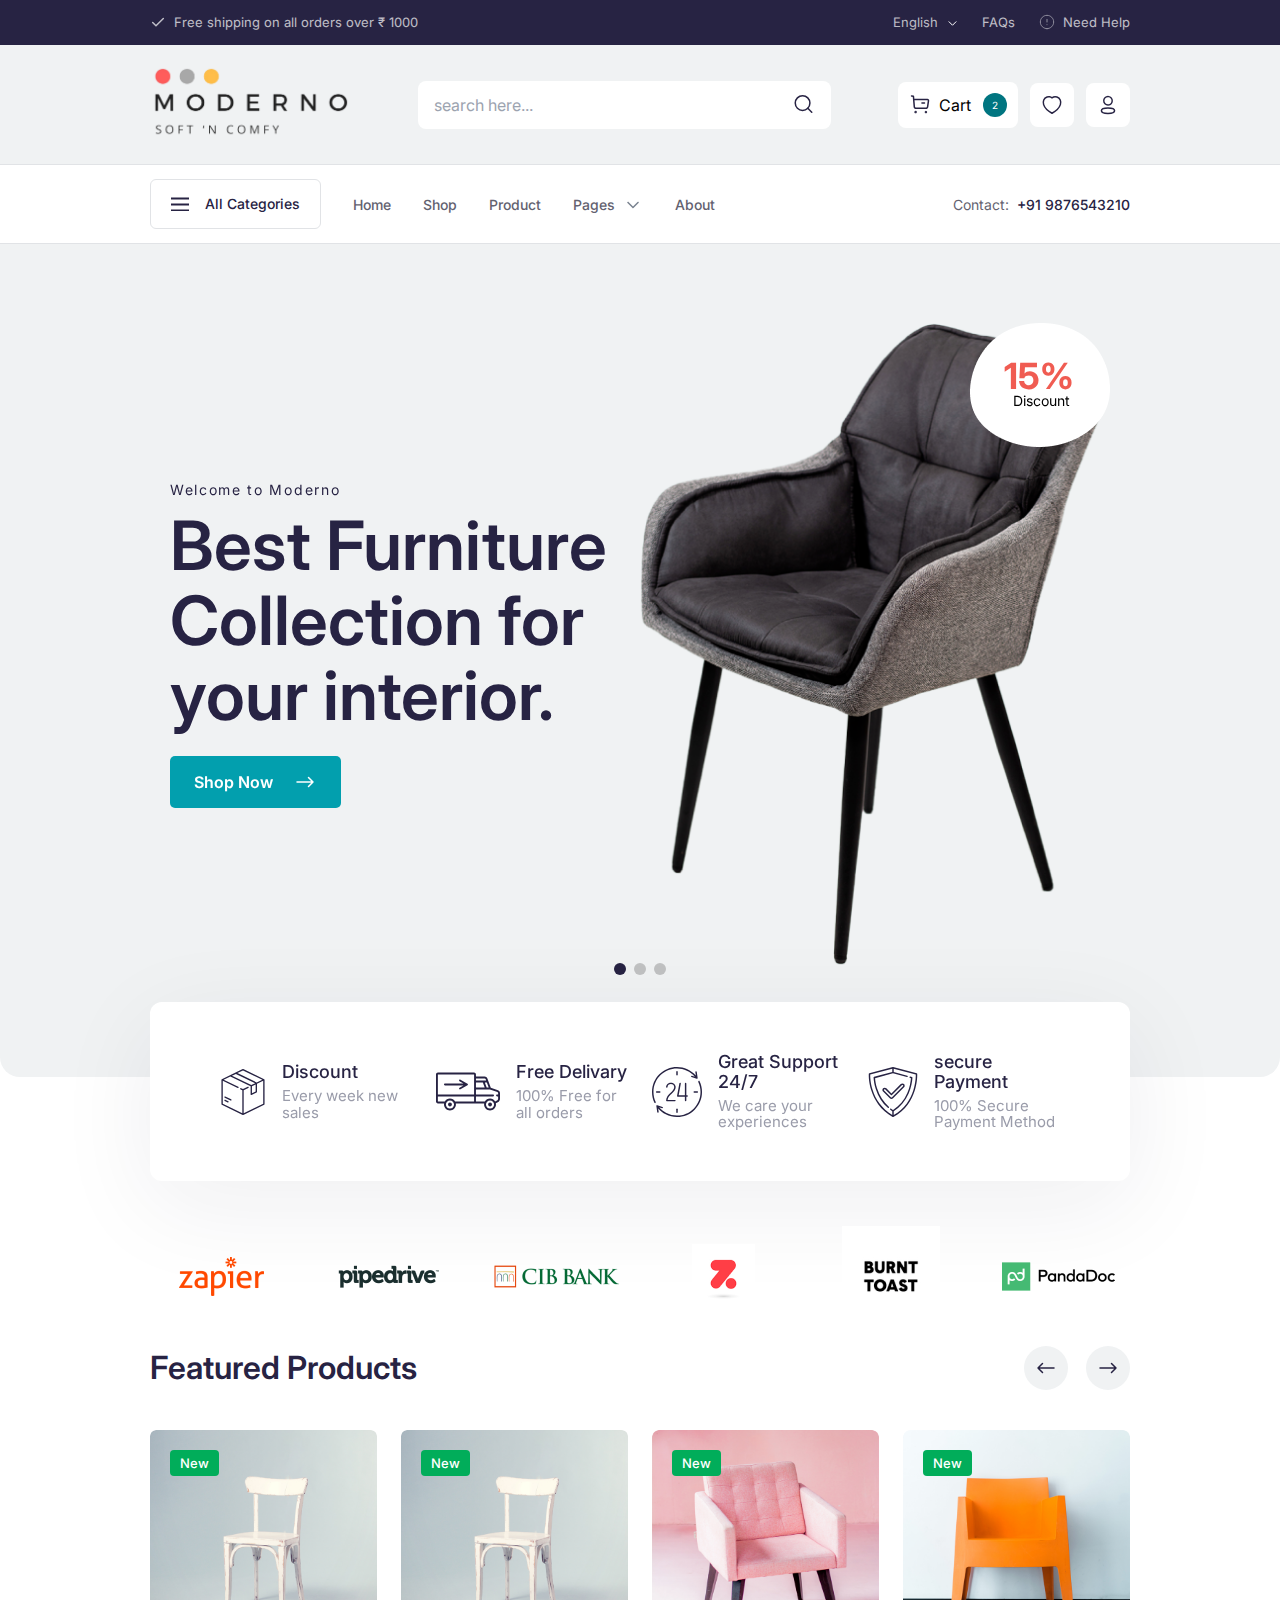
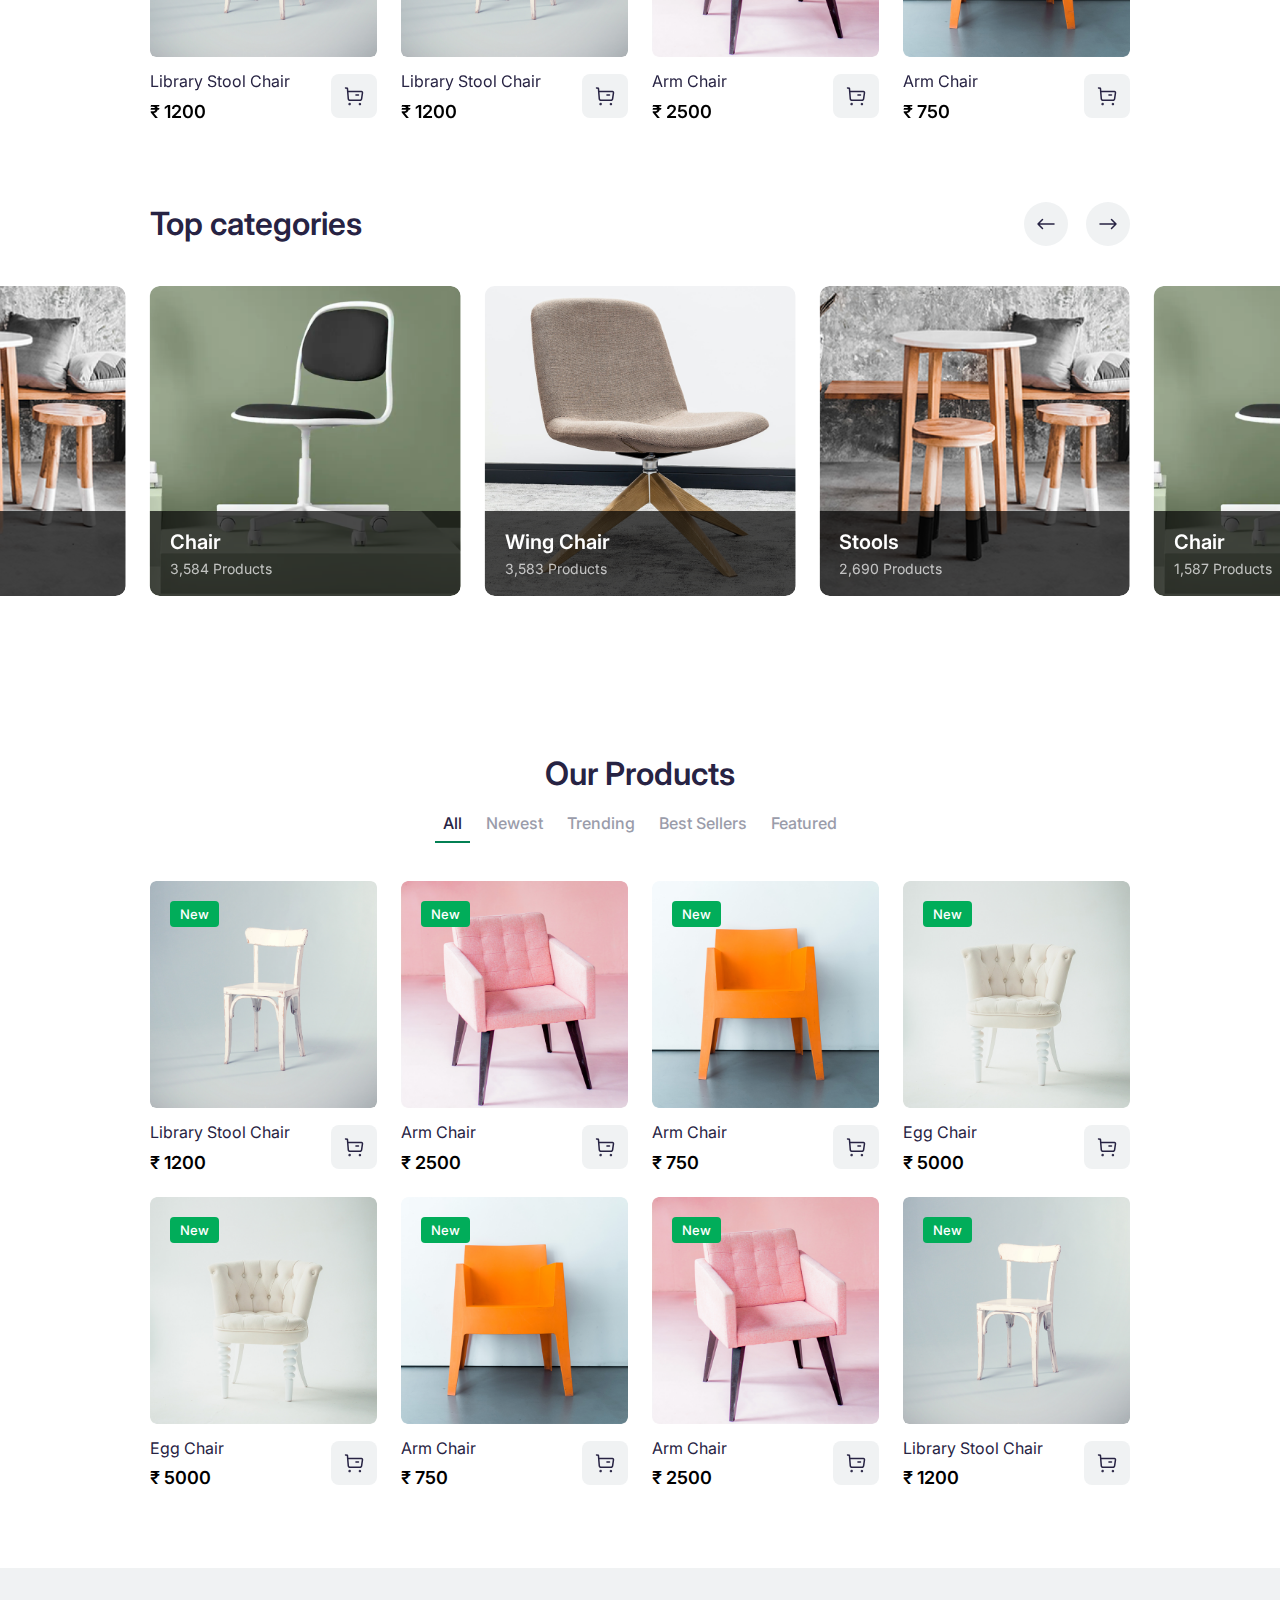
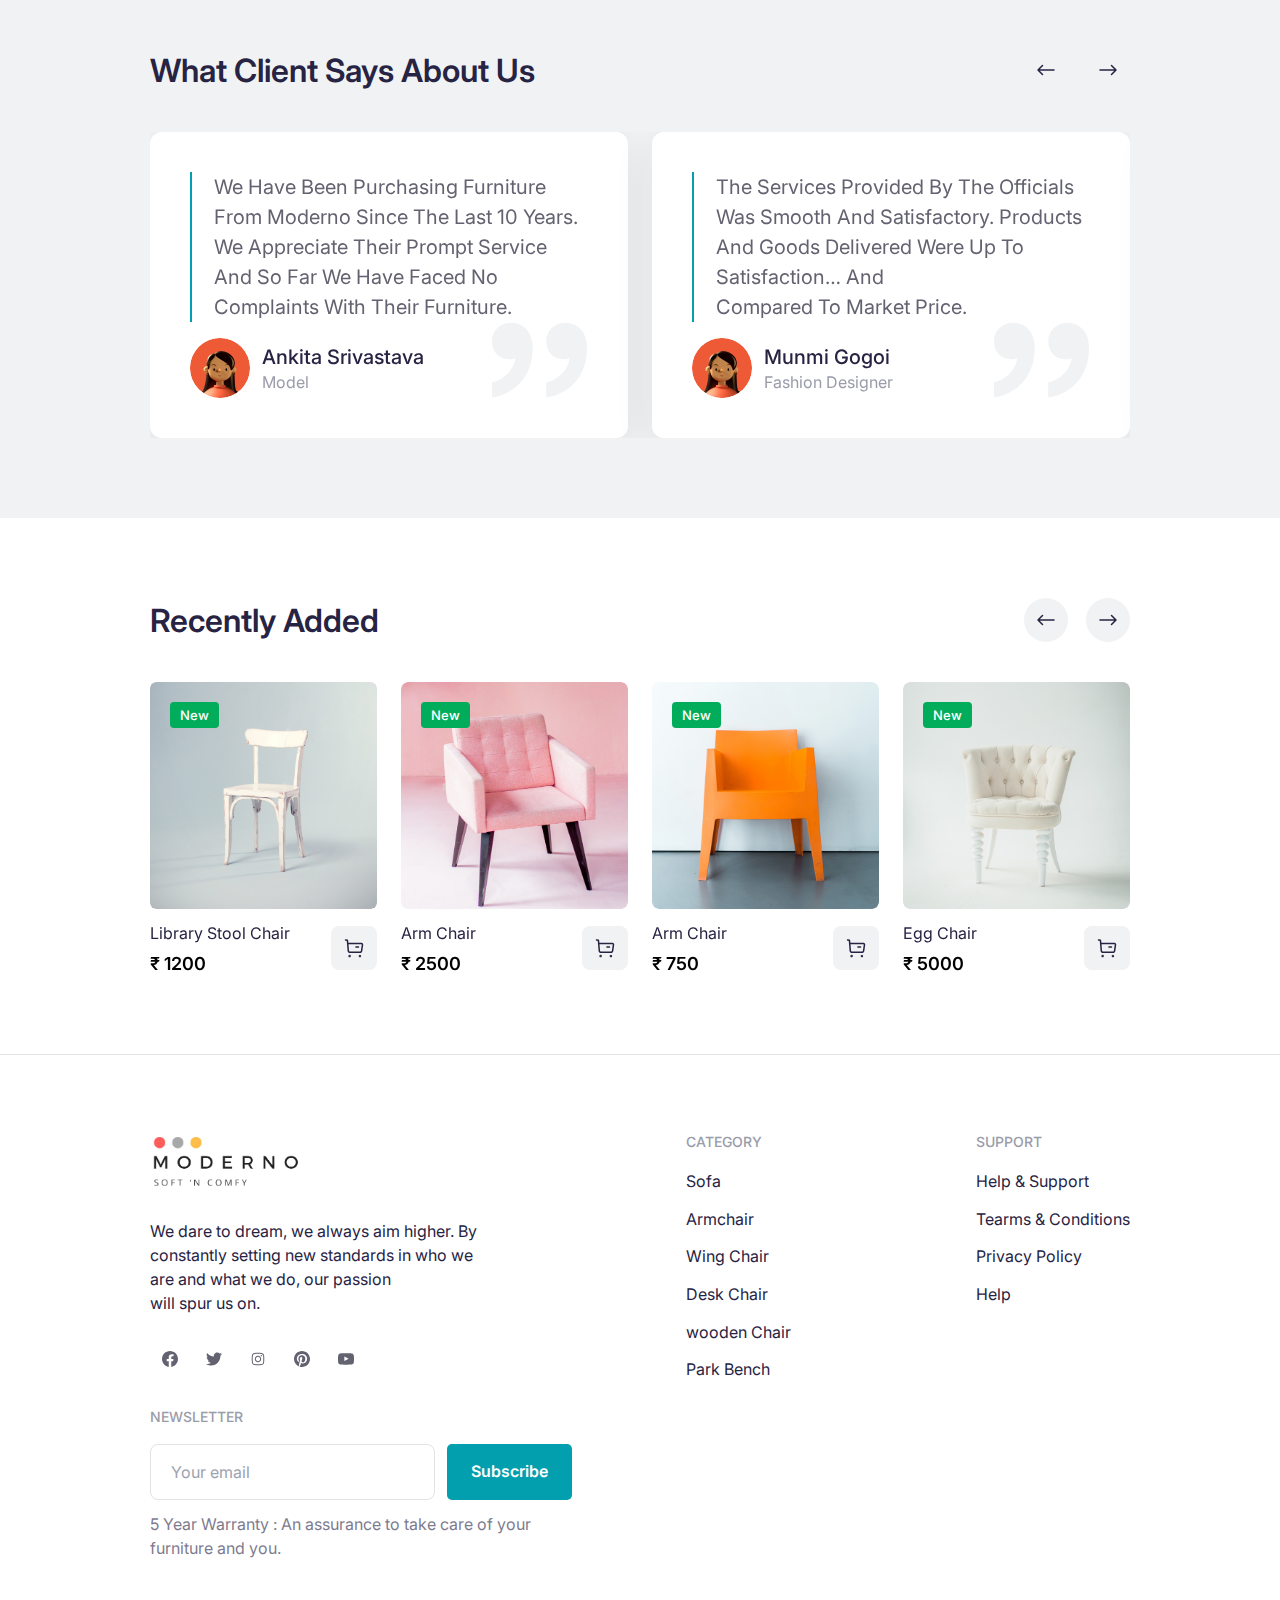
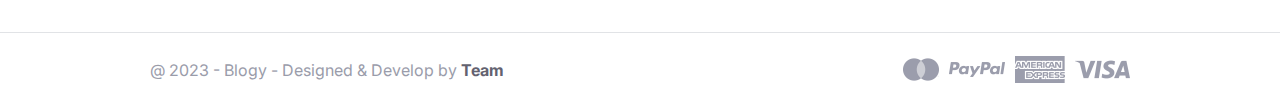
<file: Moderno/index.html>
<!DOCTYPE html>
<html lang="en">

<head>
    <meta charset="UTF-8">
    <meta http-equiv="X-UA-Compatible" content="IE=edge">
    <meta name="viewport" content="width=device-width, initial-scale=1.0">

    <title>Moderno</title>
    <link rel="icon" href="./public/assets/images/all-img/Soft.png" type="image/icon type">

    <!-- google fonts -->
    <link rel="preconnect" href="https://fonts.googleapis.com">
    <link rel="preconnect" href="https://fonts.gstatic.com" crossorigin>
    <link href="https://fonts.googleapis.com/css2?family=Inter:wght@300;400;500;600;700&display=swap" rel="stylesheet">

    <!-- css link here  -->
    <link rel="stylesheet" href="./public/assets/plugins/css/swipper.css">
    <link rel="stylesheet" href="./public/assets/plugins/css/select2.css">
    <link rel="stylesheet" href="./public/css/tailwind.css">
    <link rel="stylesheet" href="./public/css/styles.css">
    <link rel="stylesheet" href="./public/css/responsive.css">
</head>

<body class="font-display">
    <!-- header area start -->
    <header class="font-display">
        <div id="header-sticky" class="">
            <div class="top-header bg-secondary">
                <div class="container px-3 md:px-5 xl:px-0">
                    <div class="py-3.5 flex justify-center sm:justify-between">
                        <p class="sm:flex gap-2 items-center text-[13px] leading-[110%] text-white opacity-70 hidden">
                            <span>
                                <svg width="16" height="17" viewBox="0 0 16 17" fill="none" xmlns="http://www.w3.org/2000/svg">
                                    <path d="M13.3334 4.5L6.00002 11.8333L2.66669 8.5" stroke="white" stroke-width="1.5" stroke-linecap="round" stroke-linejoin="round" />
                                </svg>
                            </span>
                            <span>Free shipping on all orders over &#8377 1000</span>
                        </p>
                        <div>
                            <ul class="flex gap-6 items-center">
                                <li class="inline-flex items-center text-white-50 justify-center relative language">
                                    <select class="custom-select" name="state">
                                        <option value="AL">English</option>
                                        <option value="WY">Hindi</option>
                                    </select>
                                </li>
                                <li class="inline-flex items-center justify-center">
                                    <a href="#" class="inline-flex gap-2 items-center text-white opacity-70 text-[13px] leading-[130%]">FAQs</a>
                                </li>
                                <li class="inline-flex items-center justify-center">
                                    <a href="#" class="inline-flex gap-2 items-center text-white opacity-70 text-[13px] leading-[130%]">
                                        <span>
                                            <svg width="16" height="16" viewBox="0 0 16 16" fill="none" xmlns="http://www.w3.org/2000/svg">
                                                <g opacity="0.7" clip-path="url(#clip0_906_1673)">
                                                    <path d="M7.99992 14.6667C11.6818 14.6667 14.6666 11.6819 14.6666 8C14.6666 4.3181 11.6818 1.33333 7.99992 1.33333C4.31802 1.33333 1.33325 4.3181 1.33325 8C1.33325 11.6819 4.31802 14.6667 7.99992 14.6667Z" stroke="white" stroke-linecap="round" stroke-linejoin="round" />
                                                    <path d="M8 5.33333V8" stroke="white" stroke-linecap="round" stroke-linejoin="round" />
                                                    <path d="M8 10.6667H8.00615" stroke="white" stroke-linecap="round" stroke-linejoin="round" />
                                                </g>
                                                <defs>
                                                    <clipPath id="clip0_906_1673">
                                                        <rect width="16" height="16" fill="white" />
                                                    </clipPath>
                                                </defs>
                                            </svg>
                                        </span>
                                        <span>Need Help</span>
                                    </a>
                                </li>
                            </ul>
                        </div>
                    </div>
                </div>
            </div>
            <div class="main-header bg-grayscales-500 lg:border-none border-b border-grayscales-700">
                <div class="container px-3 md:px-5 xl:px-0">
                    <div class="flex justify-between items-center py-5">
                        <div>
                            <a href="index.html">
                                <img src="./public/assets/images/all-img/logo2.png" alt="" width="200px">
                            </a>
                        </div>
                        <div class="lg:max-w-[413px] lg:block hidden w-full">
                            <div class="relative">
                                <input type="text" id="search" placeholder="search here..." class="block w-full bg-white focus:outline-none border-0 px-4 py-3 rounded-lg focus:ring-2 ring-[#029FAE]">
                                <label for="search" class="absolute right-4 top-3">
                                    <svg width="23" height="22" viewBox="0 0 23 22" fill="none" xmlns="http://www.w3.org/2000/svg">
                                        <path d="M10.5833 17.4167C14.6334 17.4167 17.9167 14.1334 17.9167 10.0833C17.9167 6.03325 14.6334 2.75 10.5833 2.75C6.53325 2.75 3.25 6.03325 3.25 10.0833C3.25 14.1334 6.53325 17.4167 10.5833 17.4167Z" stroke="#272343" stroke-width="1.5" stroke-linecap="round" stroke-linejoin="round" />
                                        <path d="M19.75 19.25L15.7625 15.2625" stroke="#272343" stroke-width="1.5" stroke-linecap="round" stroke-linejoin="round" />
                                    </svg>
                                </label>
                            </div>
                        </div>
                        <div class="lg:block hidden">
                            <ul class="flex items-center gap-3">
                                <li class="relative">
                                    <a href="#" class="inline-flex gap-2 bg-white rounded-lg p-[11px]" id="addToCart">
                                        <span><svg width="22" height="22" viewBox="0 0 22 22" fill="none" xmlns="http://www.w3.org/2000/svg">
                                                <path d="M2.52087 2.97916L4.42754 3.30916L5.31029 13.8261C5.3442 14.2399 5.5329 14.6258 5.83873 14.9066C6.14457 15.1875 6.54506 15.3427 6.96029 15.3413H16.9611C17.3587 15.3418 17.7431 15.1986 18.0436 14.9383C18.344 14.6779 18.5404 14.3178 18.5965 13.9242L19.4673 7.91266C19.4905 7.75279 19.482 7.58991 19.4422 7.43333C19.4024 7.27675 19.3322 7.12955 19.2354 7.00015C19.1387 6.87074 19.0175 6.76167 18.8786 6.67917C18.7397 6.59667 18.5859 6.54235 18.426 6.51933C18.3673 6.51291 4.73371 6.50833 4.73371 6.50833" stroke="#272343" stroke-width="1.5" stroke-linecap="round" stroke-linejoin="round" />
                                                <path d="M12.948 9.89542H15.4899" stroke="#272343" stroke-width="1.5" stroke-linecap="round" stroke-linejoin="round" />
                                                <path fill-rule="evenodd" clip-rule="evenodd" d="M6.55786 18.5194C6.62508 18.5165 6.69219 18.5273 6.75515 18.551C6.81811 18.5748 6.87562 18.611 6.9242 18.6575C6.97279 18.7041 7.01145 18.76 7.03787 18.8219C7.06428 18.8837 7.0779 18.9503 7.0779 19.0176C7.0779 19.0849 7.06428 19.1515 7.03787 19.2134C7.01145 19.2753 6.97279 19.3312 6.9242 19.3777C6.87562 19.4243 6.81811 19.4605 6.75515 19.4842C6.69219 19.508 6.62508 19.5187 6.55786 19.5158C6.42942 19.5103 6.30808 19.4554 6.21914 19.3626C6.13021 19.2698 6.08057 19.1462 6.08057 19.0176C6.08057 18.8891 6.13021 18.7655 6.21914 18.6726C6.30808 18.5798 6.42942 18.5249 6.55786 18.5194Z" fill="#272343" stroke="#272343" stroke-width="1.5" stroke-linecap="round" stroke-linejoin="round" />
                                                <path fill-rule="evenodd" clip-rule="evenodd" d="M16.8988 18.5194C17.0312 18.5194 17.1583 18.5721 17.252 18.6657C17.3457 18.7594 17.3983 18.8865 17.3983 19.019C17.3983 19.1515 17.3457 19.2786 17.252 19.3723C17.1583 19.4659 17.0312 19.5186 16.8988 19.5186C16.7663 19.5186 16.6392 19.4659 16.5455 19.3723C16.4518 19.2786 16.3992 19.1515 16.3992 19.019C16.3992 18.8865 16.4518 18.7594 16.5455 18.6657C16.6392 18.5721 16.7663 18.5194 16.8988 18.5194Z" fill="#272343" stroke="#272343" stroke-width="1.5" stroke-linecap="round" stroke-linejoin="round" />
                                            </svg>
                                        </span>
                                        <span>Cart</span>
                                        <span class="bg-dark-accents text-white rounded-full py-[3px] px-[9px] ml-1 inline-flex justify-center items-center text-[10px] leading-[100%]">2</span>
                                    </a>
                                    <div class="cart-content">
                                        <ul class="p-6">
                                            <li class="pb-4">
                                                <div class="flex items-center justify-between">
                                                    <div class="flex items-center gap-1">
                                                        <div>
                                                            <img src="./public/assets/images/all-img/cart-01.png" alt="">
                                                        </div>
                                                        <div class="px-2">
                                                            <h2 class="text-gray-black"><span>Isolate Sofa Chair</span> <span class="text-[#636270]">x3</span></h2>
                                                            <p class="text-gray-black font-semibold mb-0">&#8377 12000</p>
                                                        </div>
                                                    </div>
                                                    <div>
                                                        <button class="hover:bg-[#F0F2F3] bg-transparent p-2 hover:text-gray-black rounded-full text-[#9A9CAA] transition-all duration-500">
                                                            <svg width="28" height="28" viewBox="0 0 28 28" fill="none" xmlns="http://www.w3.org/2000/svg">
                                                                <path d="M10 10L14 14M14 14L18 10M14 14L10 18M14 14L18 18" stroke="currentColor" stroke-width="1.5" stroke-linecap="round" stroke-linejoin="round" />
                                                            </svg>
                                                        </button>
                                                    </div>
                                                </div>
                                            </li>
                                            <li class="py-4">
                                                <div class="flex items-center justify-between">
                                                    <div class="flex items-center gap-1">
                                                        <div>
                                                            <img src="./public/assets/images/all-img/cart-02.png" alt="">
                                                        </div>
                                                        <div class="px-2">
                                                            <h2 class="text-gray-black"><span>Wing Chair</span> <span class="text-[#636270]">x5</span></h2>
                                                            <p class="text-gray-black font-semibold mb-0">&#8377 1500</p>
                                                        </div>
                                                    </div>
                                                    <div>
                                                        <button class="hover:bg-[#F0F2F3] bg-transparent p-2 hover:text-gray-black rounded-full text-[#9A9CAA] transition-all duration-500">
                                                            <svg width="28" height="28" viewBox="0 0 28 28" fill="none" xmlns="http://www.w3.org/2000/svg">
                                                                <path d="M10 10L14 14M14 14L18 10M14 14L10 18M14 14L18 18" stroke="currentColor" stroke-width="1.5" stroke-linecap="round" stroke-linejoin="round" />
                                                            </svg>
                                                        </button>
                                                    </div>
                                                </div>
                                            </li>
                                            <div class="flex justify-between items-center py-2 mb-4">
                                                <p class="text-[#636270] text-lg">2 Products</p>
                                                <p class="text-gray-black text-xl font-medium">&#8377 43500</p>
                                            </div>
                                            <div class="flex justify-between items-center">
                                                <a href="shopping-cart.html" class="btn-transparent">View Cart</a>
                                                <a href="checkout-shopping.html" class="btn-primary">Checkout</a>
                                            </div>
                                        </ul>
                                    </div>
                                </li>
                                <li class="inline-flex items-center justify-center">
                                    <a href="wishlist.html" class="bg-white text-gray-black hover:text-[#007580] rounded-lg p-[11px]">
                                        <svg width="22" height="22" viewBox="0 0 22 22" fill="none" xmlns="http://www.w3.org/2000/svg">
                                            <path fill-rule="evenodd" clip-rule="evenodd" d="M2.63262 10.6315C1.64903 7.56067 2.79762 4.05075 6.02245 3.01217C6.85867 2.74459 7.74676 2.68086 8.61262 2.82629C9.47849 2.97172 10.297 3.32208 10.9999 3.84817C12.3337 2.81692 14.2743 2.46858 15.9683 3.01217C19.1922 4.05075 20.349 7.56067 19.3664 10.6315C17.8355 15.499 10.9999 19.2482 10.9999 19.2482C10.9999 19.2482 4.21478 15.5558 2.63262 10.6315V10.6315Z" stroke="currentColor" stroke-width="1.5" stroke-linecap="round" stroke-linejoin="round" />
                                        </svg>
                                    </a>
                                </li>
                                <li class="relative">
                                    <button class="bg-white text-gray-black hover:text-[#007580] rounded-lg p-[11px] user-profile">
                                        <svg width="22" height="22" viewBox="0 0 22 22" fill="none" xmlns="http://www.w3.org/2000/svg">
                                            <path fill-rule="evenodd" clip-rule="evenodd" d="M10.9862 14.0672C7.44053 14.0672 4.4137 14.6034 4.4137 16.7503C4.4137 18.8971 7.42128 19.4526 10.9862 19.4526C14.5309 19.4526 17.5587 18.9154 17.5587 16.7695C17.5587 14.6236 14.5502 14.0672 10.9862 14.0672V14.0672Z" stroke="currentColor" stroke-width="1.5" stroke-linecap="round" stroke-linejoin="round" />
                                            <path fill-rule="evenodd" clip-rule="evenodd" d="M10.9862 11.0055C11.8195 11.0055 12.634 10.7584 13.3268 10.2955C14.0197 9.83255 14.5597 9.17457 14.8785 8.40475C15.1974 7.63492 15.2808 6.78783 15.1183 5.97058C14.9557 5.15334 14.5545 4.40266 13.9653 3.81346C13.3761 3.22426 12.6254 2.82301 11.8081 2.66045C10.9909 2.49789 10.1438 2.58132 9.37397 2.9002C8.60415 3.21907 7.94617 3.75906 7.48324 4.45188C7.02031 5.14471 6.77322 5.95925 6.77322 6.7925C6.76932 7.90581 7.20779 8.97508 7.99218 9.76515C8.77657 10.5552 9.84266 11.0014 10.956 11.0055H10.9862Z" stroke="currentColor" stroke-width="1.429" stroke-linecap="round" stroke-linejoin="round" />
                                        </svg>
                                    </button>
                                    <div class="profile-content">
                                        <ul class="py-3">
                                            <div class="px-3 shadow-[0px_1px_0px_#E1E3E6]">
                                                <li>
                                                    <a href="sign-in.html">Sign In</a>
                                                </li>
                                                <li>
                                                    <a href="sign-up.html">Create a Account</a>
                                                </li>
                                            </div>
                                            <div class="px-3 shadow-[0px_1px_0px_#E1E3E6]">
                                                <li>
                                                    <a href="account-setting.html">Account Settings</a>
                                                </li>
                                                <li>
                                                    <a href="order-history.html">Order History</a>
                                                </li>
                                            </div>
                                            <div class="px-3 shadow-[0px_1px_0px_#E1E3E6]">
                                                <li>
                                                    <a href="wishlist.html">Wishlist</a>
                                                </li>
                                                <li>
                                                    <a href="shopping-cart.html">Shopping Cart</a>
                                                </li>
                                            </div>
                                            <div class="px-3">
                                                <li>
                                                    <a href="#">Logout</a>
                                                </li>
                                            </div>
                                        </ul>
                                    </div>
                                </li>
                            </ul>
                        </div>
                        <div class="lg:hidden inline-block hamburger-btn" id="hamburger-btn">
                            <span></span>
                            <span></span>
                            <span></span>
                        </div>
                    </div>
                </div>
            </div>
        </div>
        <div class="bottom-header bg-white shadow-[0px_1px_0px_#E1E3E6] relative z-30 hidden lg:block">
            <div class="container px-3 md:px-5 xl:px-0">
                <div class="py-3.5 flex justify-between items-center">
                    <div class="flex gap-8 items-center">
                        <div class="relative">
                            <button class="max-h-12 inline-flex items-center justify-center gap-4 py-3.5 px-5 border border-grayscales-700 rounded-md custom-dropdown text-gray-black text-sm leading-4 font-medium font-display">
                                <span class="text-gray-black inline-flex">
                                    <svg width="18" height="14" viewBox="0 0 18 14" fill="none" xmlns="http://www.w3.org/2000/svg">
                                        <path d="M18 2.5H0V0.5H18V2.5Z" fill="currentColor" />
                                        <path d="M18 8.5H0V6.5H18V8.5Z" fill="currentColor" />
                                        <path d="M18 14.5H0V12.5H18V14.5Z" fill="currentColor" />
                                    </svg>
                                </span>
                                <span class="text-gray-black inline-flex">All Categories</span>
                            </button>
                            <div class="dropdown-content">
                                <ul class="p-3">
                                    <li>
                                        <a href="products.html">Wodden</a>
                                    </li>
                                    <li>
                                        <a href="products.html">Partex</a>
                                    </li>
                                    <li>
                                        <a href="products.html">Plywood</a>
                                    </li>
                                    <li>
                                        <a href="products.html">Segun</a>
                                    </li>
                                </ul>
                            </div>
                        </div>

                        <ul class="lg:flex gap-8 items-center hidden main-menu">
                            <li>
                                <a href="index.html">Home</a>
                            </li>
                            <li>
                                <a href="products.html">Shop</a>
                            </li>
                            <li>
                                <a href="product-details.html">Product</a>
                            </li>
                            <li class="relative">
                                <a href="javascript:void(0);" class="inline-flex gap-2 items-center">Pages
                                    <span>
                                    <img src="./public/assets/images/all-img/select-arrow.png" alt="">     
                                    </span>
                                </a>
                                <ul>
                                    <!-- <li>
                                        <a href="404.html">404</a>
                                    </li> -->
                                    <li>
                                        <a href="account-setting.html">Account Setting</a>
                                    </li>
                                    <li>
                                        <a href="sign-in.html">Sign In</a>
                                    </li>
                                    <li>
                                        <a href="sign-up.html">Sign Up</a>
                                    </li>
                                    <li>
                                        <a href="forget-password.html">Forget Password</a>
                                    </li>
                                    <li>
                                        <a href="change-password.html">Change Password</a>
                                    </li>
                                    <li>
                                        <a href="products.html">Product List</a>
                                    </li>
                                    <li>
                                        <a href="product-details.html">Product Details</a>
                                    </li>
                                    <li>
                                        <a href="shopping-cart.html">Shopping Cart</a>
                                    </li>
                                    <li>
                                        <a href="wishlist.html">Wishlist</a>
                                    </li>
                                    <li>
                                        <a href="checkout-billing.html">Checkout Billing</a>
                                    </li>
                                    <li>
                                        <a href="checkout-shopping.html">Checkout Shoping</a>
                                    </li>
                                </ul>
                            </li>
                            <li>
                                <a href="">About</a>
                            </li>
                        </ul>
                    </div>
                    <div>
                        <p class="text-grayscales-900 inline-flex gap-2 items-center text-sm font-display"><span>Contact:</span><span class="text-secondary font-medium">+91 9876543210</span></p>
                    </div>
                </div>
            </div>
        </div>
        <!-- Mobile Menu Area Start -->
        <div class="nav-menu" id="nav-menu">
            <div class="flex justify-between  items-center px-3 py-4 mb-4">
                <ul class="flex items-center gap-3">
                    <li>
                        <a href="#" class="inline-flex gap-2 bg-white rounded-lg p-[11px] relative">
                            <span>
                                <svg width="22" height="22" viewBox="0 0 22 22" fill="none" xmlns="http://www.w3.org/2000/svg">
                                    <path d="M2.52087 2.97916L4.42754 3.30916L5.31029 13.8261C5.3442 14.2399 5.5329 14.6258 5.83873 14.9066C6.14457 15.1875 6.54506 15.3427 6.96029 15.3413H16.9611C17.3587 15.3418 17.7431 15.1986 18.0436 14.9383C18.344 14.6779 18.5404 14.3178 18.5965 13.9242L19.4673 7.91266C19.4905 7.75279 19.482 7.58991 19.4422 7.43333C19.4024 7.27675 19.3322 7.12955 19.2354 7.00015C19.1387 6.87074 19.0175 6.76167 18.8786 6.67917C18.7397 6.59667 18.5859 6.54235 18.426 6.51933C18.3673 6.51291 4.73371 6.50833 4.73371 6.50833" stroke="#272343" stroke-width="1.5" stroke-linecap="round" stroke-linejoin="round" />
                                    <path d="M12.948 9.89542H15.4899" stroke="#272343" stroke-width="1.5" stroke-linecap="round" stroke-linejoin="round" />
                                    <path fill-rule="evenodd" clip-rule="evenodd" d="M6.55786 18.5194C6.62508 18.5165 6.69219 18.5273 6.75515 18.551C6.81811 18.5748 6.87562 18.611 6.9242 18.6575C6.97279 18.7041 7.01145 18.76 7.03787 18.8219C7.06428 18.8837 7.0779 18.9503 7.0779 19.0176C7.0779 19.0849 7.06428 19.1515 7.03787 19.2134C7.01145 19.2753 6.97279 19.3312 6.9242 19.3777C6.87562 19.4243 6.81811 19.4605 6.75515 19.4842C6.69219 19.508 6.62508 19.5187 6.55786 19.5158C6.42942 19.5103 6.30808 19.4554 6.21914 19.3626C6.13021 19.2698 6.08057 19.1462 6.08057 19.0176C6.08057 18.8891 6.13021 18.7655 6.21914 18.6726C6.30808 18.5798 6.42942 18.5249 6.55786 18.5194Z" fill="#272343" stroke="#272343" stroke-width="1.5" stroke-linecap="round" stroke-linejoin="round" />
                                    <path fill-rule="evenodd" clip-rule="evenodd" d="M16.8988 18.5194C17.0312 18.5194 17.1583 18.5721 17.252 18.6657C17.3457 18.7594 17.3983 18.8865 17.3983 19.019C17.3983 19.1515 17.3457 19.2786 17.252 19.3723C17.1583 19.4659 17.0312 19.5186 16.8988 19.5186C16.7663 19.5186 16.6392 19.4659 16.5455 19.3723C16.4518 19.2786 16.3992 19.1515 16.3992 19.019C16.3992 18.8865 16.4518 18.7594 16.5455 18.6657C16.6392 18.5721 16.7663 18.5194 16.8988 18.5194Z" fill="#272343" stroke="#272343" stroke-width="1.5" stroke-linecap="round" stroke-linejoin="round" />
                                </svg>
                            </span>
                            <span class="bg-dark-accents absolute -top-1 right-0 text-white rounded-full px-2 py-1.5 inline-flex justify-center items-center text-[10px] leading-[100%]">2</span>
                        </a>
                    </li>
                    <li>
                        <a href="#" class="bg-white text-gray-black flex hover:text-[#007580] rounded-lg p-[11px]">
                            <svg width="22" height="22" viewBox="0 0 22 22" fill="none" xmlns="http://www.w3.org/2000/svg">
                                <path fill-rule="evenodd" clip-rule="evenodd" d="M2.63262 10.6315C1.64903 7.56067 2.79762 4.05075 6.02245 3.01217C6.85867 2.74459 7.74676 2.68086 8.61262 2.82629C9.47849 2.97172 10.297 3.32208 10.9999 3.84817C12.3337 2.81692 14.2743 2.46858 15.9683 3.01217C19.1922 4.05075 20.349 7.56067 19.3664 10.6315C17.8355 15.499 10.9999 19.2482 10.9999 19.2482C10.9999 19.2482 4.21478 15.5558 2.63262 10.6315V10.6315Z" stroke="currentColor" stroke-width="1.5" stroke-linecap="round" stroke-linejoin="round" />
                            </svg>
                        </a>
                    </li>
                    <li class="relative">
                        <button class="bg-white text-gray-black hover:text-[#007580] rounded-lg p-[11px] user-profile">
                            <svg width="22" height="22" viewBox="0 0 22 22" fill="none" xmlns="http://www.w3.org/2000/svg">
                                <path fill-rule="evenodd" clip-rule="evenodd" d="M10.9862 14.0672C7.44053 14.0672 4.4137 14.6034 4.4137 16.7503C4.4137 18.8971 7.42128 19.4526 10.9862 19.4526C14.5309 19.4526 17.5587 18.9154 17.5587 16.7695C17.5587 14.6236 14.5502 14.0672 10.9862 14.0672V14.0672Z" stroke="currentColor" stroke-width="1.5" stroke-linecap="round" stroke-linejoin="round" />
                                <path fill-rule="evenodd" clip-rule="evenodd" d="M10.9862 11.0055C11.8195 11.0055 12.634 10.7584 13.3268 10.2955C14.0197 9.83255 14.5597 9.17457 14.8785 8.40475C15.1974 7.63492 15.2808 6.78783 15.1183 5.97058C14.9557 5.15334 14.5545 4.40266 13.9653 3.81346C13.3761 3.22426 12.6254 2.82301 11.8081 2.66045C10.9909 2.49789 10.1438 2.58132 9.37397 2.9002C8.60415 3.21907 7.94617 3.75906 7.48324 4.45188C7.02031 5.14471 6.77322 5.95925 6.77322 6.7925C6.76932 7.90581 7.20779 8.97508 7.99218 9.76515C8.77657 10.5552 9.84266 11.0014 10.956 11.0055H10.9862Z" stroke="currentColor" stroke-width="1.429" stroke-linecap="round" stroke-linejoin="round" />
                            </svg>
                        </button>
                        <div class="profile-content">
                            <ul>
                                <li>
                                    <a href="products.html">Wodden</a>
                                </li>
                                <li>
                                    <a href="products.html">Partex</a>
                                </li>
                                <li>
                                    <a href="products.html">Plywood</a>
                                </li>
                                <li>
                                    <a href="products.html">Segun</a>
                                </li>
                            </ul>
                        </div>
                    </li>
                    <li>
                        <span class="hamburger-btn-close bg-[#F7F7F9] text-black w-[44px] h-[44px] rounded-full flex items-center justify-center" id="hamburger-btn-close">
                            <svg width="12" height="12" viewBox="0 0 12 12" fill="none" xmlns="http://www.w3.org/2000/svg">
                                <path d="M11 1L1 11" stroke="currentColor" stroke-width="1.5" stroke-linecap="round" stroke-linejoin="round"></path>
                                <path d="M1 1L11 11" stroke="currentColor" stroke-width="1.5" stroke-linecap="round" stroke-linejoin="round"></path>
                            </svg>
                        </span>
                    </li>
                </ul>
            </div>
            <div class="px-3 mb-4">
                <div class="lg:max-w-[413px] w-full">
                    <div class="relative">
                        <input type="text" placeholder="search here..." class="block w-full bg-grayscales-500 focus:outline-none border-0 px-4 py-3 rounded-lg">
                        <span class="absolute right-4 top-3">
                            <svg width="23" height="22" viewBox="0 0 23 22" fill="none" xmlns="http://www.w3.org/2000/svg">
                                <path d="M10.5833 17.4167C14.6334 17.4167 17.9167 14.1334 17.9167 10.0833C17.9167 6.03325 14.6334 2.75 10.5833 2.75C6.53325 2.75 3.25 6.03325 3.25 10.0833C3.25 14.1334 6.53325 17.4167 10.5833 17.4167Z" stroke="#272343" stroke-width="1.5" stroke-linecap="round" stroke-linejoin="round" />
                                <path d="M19.75 19.25L15.7625 15.2625" stroke="#272343" stroke-width="1.5" stroke-linecap="round" stroke-linejoin="round" />
                            </svg>
                        </span>
                    </div>
                </div>
            </div>
            <!-- menu -->
            <div>
                <nav class="tabs flex flex-row">
                    <button data-target="panel-1" class="tab rounded-none w-1/2 active text-gray-600 py-4 px-6 block hover:text-blue-500 focus:outline-none text-blue-500 border-b-2 font-medium border-blue-500">
                        Menu
                    </button>
                    <button data-target="panel-2" class="tab rounded-none w-1/2 ext-gray-600 py-4 px-6 block hover:text-blue-500 focus:outline-none border-b-2 font-medium border-blue-500">
                        Categories
                    </button>
                </nav>
            </div>

            <div id="panels">
                <div class="panel-1 tab-content active">
                    <ul class="flex flex-col items-center">
                        <li class="w-full block">
                            <a href="" class="border-b border-[#029FAE] block px-3 py-2">Home</a>
                        </li>
                        <li class="w-full block">
                            <a href="" class="border-b border-[#029FAE] block px-3 py-2">Shop</a>
                        </li>
                        <li class="w-full block">
                            <a href="" class="border-b border-[#029FAE] block px-3 py-2">Product</a>
                        </li>
                        <li class="w-full block">
                            <a href="" class="border-b border-[#029FAE] block px-3 py-2">Pages</a>
                        </li>
                        <li class="w-full block">
                            <a href="" class="border-b border-[#029FAE] block px-3 py-2">About</a>
                        </li>
                    </ul>
                </div>
                <div class="panel-2 tab-content py-5">
                    <ul>
                        <li>
                            <a href="products.html" class="border-b border-[#029FAE] block px-3 py-2">Wodden</a>
                        </li>
                        <li>
                            <a href="products.html" class="border-b border-[#029FAE] block px-3 py-2">Partex</a>
                        </li>
                        <li>
                            <a href="products.html" class="border-b border-[#029FAE] block px-3 py-2">Plywood</a>
                        </li>
                        <li>
                            <a href="products.html" class="border-b border-[#029FAE] block px-3 py-2">Segun</a>
                        </li>
                    </ul>
                </div>
            </div>
        </div>
        <!-- Mobile Menu Area End -->
        <div class="overlay" id="overlay"></div>
    </header>
    <!-- header area end -->

    <!-- banner section start -->
    <section class="banner-section 2xl:mx-[90px] bg-grayscales-500 rounded-bl-[20px] rounded-br-[20px] font-display relative z-10">
        <div class="swiper bannerSwiper xl:pt-20 py-6 xl:pb-28 relative z-50">
            <div class="swiper-wrapper">
                <div class="swiper-slide">
                    <div class="container px-3 md:px-5 flex flex-col md:flex-row items-center">
                        <div class="md:w-1/2 w-full">
                            <p class="text-gray-black text-sm tracking-[0.12em] mb-2">Welcome to Moderno</p>
                            <h1 class="xl:text-[68px] text-xl md:text-3xl xl:leading-[110%] text-gray-black font-semibold mb-6">Best Furniture Collection for your interior.</h1>
                            <div>
                                <a href="#" class="btn-primary">
                                    <span>Shop Now</span>
                                    <span><svg width="24" height="24" viewBox="0 0 24 24" fill="none" xmlns="http://www.w3.org/2000/svg">
                                            <path d="M15.5 7.5L20 12M20 12L15.5 16.5M20 12H4" stroke="white" stroke-width="1.5" stroke-linecap="round" stroke-linejoin="round" />
                                        </svg>
                                    </span>
                                </a>
                            </div>
                        </div>
                        <div class="md:w-1/2 w-full flex justify-center items-center relative">
                            <img src="./public/assets/images/all-img/chair.png" alt="">
                            <div class="inline-block absolute top-0 right-0">
                                <img src="./public/assets/images/all-img/discount.png" alt="">
                                <p class="absolute top-[33px] text-[#F05C52] text-4xl font-bold right-9">15%</p>
                                <p class="absolute text-sm font-normal top-[68px] right-10">Discount</p>
                            </div>
                        </div>
                    </div>
                </div>
                <div class="swiper-slide">
                    <div class="container px-3 md:px-5 flex flex-col md:flex-row items-center">
                        <div class="md:w-1/2 w-full">
                            <p class="text-gray-black text-sm tracking-[0.12em] mb-2">Welcome to Moderno</p>
                            <h1 class="xl:text-[68px] text-xl md:text-3xl xl:leading-[110%] text-gray-black font-semibold mb-6">Best Furniture Collection for your interior.</h1>
                            <div>
                                <a href="#" class="btn-primary">
                                    <span>Shop Now</span>
                                    <span><svg width="24" height="24" viewBox="0 0 24 24" fill="none" xmlns="http://www.w3.org/2000/svg">
                                            <path d="M15.5 7.5L20 12M20 12L15.5 16.5M20 12H4" stroke="white" stroke-width="1.5" stroke-linecap="round" stroke-linejoin="round" />
                                        </svg>
                                    </span>
                                </a>
                            </div>
                        </div>
                        <div class="md:w-1/2 w-full flex justify-center items-center relative">
                            <img src="./public/assets/images/all-img/chair.png" alt="">
                            <div class="inline-block absolute top-0 right-0">
                                <img src="./public/assets/images/all-img/discount.png" alt="">
                                <p class="absolute top-[33px] text-[#F05C52] text-4xl font-bold right-9">15%</p>
                                <p class="absolute text-sm font-normal top-[68px] right-10">Discount</p>
                            </div>
                        </div>
                    </div>
                </div>
                <div class="swiper-slide">
                    <div class="container px-3 md:px-5 flex flex-col md:flex-row items-center">
                        <div class="md:w-1/2 w-full">
                            <p class="text-gray-black text-sm tracking-[0.12em] mb-2">Welcome to Moderno</p>
                            <h1 class="xl:text-[68px] text-xl md:text-3xl xl:leading-[110%] text-gray-black font-semibold mb-6">Best Furniture Collection for your interior.</h1>
                            <div>
                                <a href="#" class="btn-primary">
                                    <span>Shop Now</span>
                                    <span><svg width="24" height="24" viewBox="0 0 24 24" fill="none" xmlns="http://www.w3.org/2000/svg">
                                            <path d="M15.5 7.5L20 12M20 12L15.5 16.5M20 12H4" stroke="white" stroke-width="1.5" stroke-linecap="round" stroke-linejoin="round" />
                                        </svg>
                                    </span>
                                </a>
                            </div>
                        </div>
                        <div class="md:w-1/2 w-full flex justify-center items-center relative">
                            <img src="./public/assets/images/all-img/chair.png" alt="">
                            <div class="inline-block absolute top-0 right-0">
                                <img src="./public/assets/images/all-img/discount.png" alt="">
                                <p class="absolute top-[33px] text-[#F05C52] text-4xl font-bold right-9">15%</p>
                                <p class="absolute text-sm font-normal top-[68px] right-10">Discount</p>
                            </div>
                        </div>
                    </div>
                </div>
            </div>
            <div class="swiper-button-next banner-slider-button"></div>
            <div class="swiper-button-prev banner-slider-button"></div>
            <div class="swiper-pagination"></div>
        </div>
        <img src="./public/assets/images/svg/banner-shapes.svg" alt="" class="xl:absolute xl:right-[189px] xl:bottom-[299px] hidden z-10">
    </section>
    <!-- banner section end -->

    <!-- feature and brand area start -->
    <section class="-mt-[75px] relative z-50">
        <div class="container px-3 md:px-5 xl:px-0">
            <div class="bg-white shadow-[0px_24px_100px_rgba(22,25,50,0.07)] rounded-xl xl:py-[50px] xl:px-[70px] p-8 mb-[26px]">
                <div class="grid grid-cols-1 xl:grid-cols-4 sm:grid-cols-2 gap-6">
                    <div class="feature-card flex gap-4 items-center w-full max-w-[280px]">
                        <div>
                            <svg width="46" height="46" viewBox="0 0 46 46" fill="none" xmlns="http://www.w3.org/2000/svg">
                                <g clip-path="url(#clip0_248_4580)">
                                    <path d="M44.1788 10.1498L23.293 0.0669785C23.1078 -0.0223262 22.8922 -0.0223262 22.7071 0.0669785L1.82125 10.1498C1.58837 10.2622 1.4404 10.498 1.4404 10.7566V35.2434C1.4404 35.502 1.58837 35.7378 1.82125 35.8502L22.707 45.933C22.7996 45.9777 22.8999 46 23 46C23.1002 46 23.2004 45.9777 23.293 45.933L44.1788 35.8502C44.4117 35.7378 44.5597 35.502 44.5597 35.2434V10.7567C44.5597 10.4979 44.4116 10.2623 44.1788 10.1498ZM23 1.42209L42.3359 10.7566L36.7308 13.4625C36.6954 13.4355 36.6579 13.4105 36.6167 13.3906L17.4122 4.11965L23 1.42209ZM15.8904 4.88153L35.1982 14.2025L31.2437 16.1115L11.9439 6.79439L15.8904 4.88153ZM35.6499 15.4808V22.5376L31.9562 24.3208V17.264L35.6499 15.4808ZM43.212 34.8206L23.6739 44.2526V21.2623L28.3343 19.0124C28.6694 18.8506 28.8099 18.4478 28.6481 18.1126C28.4863 17.7776 28.0836 17.6369 27.7484 17.7988L23 20.0912L21.1316 19.1891C20.7964 19.0272 20.3937 19.1679 20.2318 19.503C20.07 19.8381 20.2106 20.2409 20.5457 20.4028L22.3262 21.2623V44.2526L2.78806 34.8204V11.8301L17.6662 19.0127C17.7606 19.0583 17.8604 19.0799 17.9586 19.0799C18.2091 19.0799 18.4497 18.9396 18.5659 18.6989C18.7277 18.3637 18.5872 17.9609 18.2521 17.7991L3.66412 10.7566L10.3579 7.52509L30.5992 17.2968C30.6022 17.3009 30.6055 17.3046 30.6085 17.3086V25.3945C30.6085 25.6264 30.7278 25.8419 30.9242 25.9652C31.0332 26.0337 31.1577 26.0683 31.2825 26.0683C31.3824 26.0683 31.4825 26.0461 31.5753 26.0013L36.6167 23.5675C36.8496 23.4551 36.9976 23.2194 36.9976 22.9607V14.8303L43.212 11.8302V34.8206Z" fill="#272343" />
                                    <path d="M8.34876 32.207L5.28374 30.7274C4.94844 30.5654 4.54576 30.7061 4.38395 31.0412C4.22214 31.3764 4.36266 31.7792 4.69778 31.941L7.7628 33.4206C7.85722 33.4663 7.95704 33.4879 8.05524 33.4879C8.30572 33.4879 8.54633 33.3475 8.66249 33.1068C8.82439 32.7716 8.68388 32.3689 8.34876 32.207Z" fill="#272343" />
                                    <path d="M11.1696 30.371L5.28798 27.5315C4.95278 27.3697 4.55001 27.5102 4.3882 27.8454C4.22648 28.1806 4.367 28.5834 4.70211 28.7452L10.5837 31.5847C10.6782 31.6302 10.778 31.6519 10.8762 31.6519C11.1267 31.6519 11.3673 31.5115 11.4834 31.2708C11.6452 30.9355 11.5047 30.5327 11.1696 30.371Z" fill="#272343" />
                                </g>
                                <defs>
                                    <clipPath id="clip0_248_4580">
                                        <rect width="46" height="46" fill="white" />
                                    </clipPath>
                                </defs>
                            </svg>
                        </div>
                        <div>
                            <h3 class="text-lg leading-[110%] text-gray-black mb-1.5 font-medium">Discount</h3>
                            <p class="text-[#9A9CAA] text-[15px] leading-[110%]">Every week new sales</p>
                        </div>
                    </div>
                    <div class="feature-card flex gap-4 items-center w-full max-w-[280px]">
                        <div>
                            <svg width="64" height="39" viewBox="0 0 64 39" fill="none" xmlns="http://www.w3.org/2000/svg">
                                <path d="M13.9635 30.5869C12.894 30.5869 12.024 31.4569 12.024 32.5264C12.024 33.5959 12.894 34.4659 13.9635 34.4659C15.033 34.4659 15.903 33.5959 15.903 32.5264C15.903 31.4569 15.033 30.5869 13.9635 30.5869Z" fill="#272343" />
                                <path d="M54.0446 30.5869C52.9751 30.5869 52.1051 31.4569 52.1051 32.5264C52.1051 33.5959 52.9751 34.4659 54.0446 34.4659C55.1141 34.4659 55.9841 33.5959 55.9841 32.5264C55.9841 31.4569 55.1141 30.5869 54.0446 30.5869Z" fill="#272343" />
                                <path d="M61.9886 18.1537L54.7706 15.7477L51.397 6.4705C50.9759 5.31237 49.865 4.53425 48.6326 4.53425H39.9516V2.46562C39.9516 1.39612 39.0816 0.526123 38.0121 0.526123H1.9395C0.87 0.526123 0 1.39625 0 2.46575V29.5202C0 30.5897 0.87 31.4597 1.9395 31.4597H8.11375C8.05075 31.806 8.01612 32.1621 8.01612 32.5262C8.01612 35.8057 10.6842 38.4739 13.9637 38.4739C17.2432 38.4739 19.9114 35.8057 19.9114 32.5262C19.9114 32.162 19.8767 31.806 19.8137 31.4597H48.1946C48.1316 31.806 48.097 32.1621 48.097 32.5262C48.097 35.8057 50.7651 38.4739 54.0446 38.4739C57.3241 38.4739 59.9922 35.8057 59.9922 32.5262C59.9922 32.063 59.9372 31.6125 59.8366 31.1795L61.8205 30.1876C63.1647 29.5152 64 28.1636 64 26.6602V20.9444C64 19.6764 63.1917 18.5549 61.9886 18.1537ZM1.875 2.46575C1.875 2.43012 1.90387 2.40112 1.9395 2.40112H38.0121C38.0477 2.40112 38.0766 2.43 38.0766 2.46562V22.5705H1.875V2.46575ZM13.9636 36.5989C11.718 36.5989 9.891 34.7719 9.891 32.5262C9.891 30.2806 11.718 28.4536 13.9636 28.4536C16.2092 28.4536 18.0362 30.2806 18.0362 32.5262C18.0364 34.7719 16.2094 36.5989 13.9636 36.5989ZM38.0766 29.5846H19.1297C18.1044 27.791 16.1735 26.5786 13.9636 26.5786C11.7537 26.5786 9.823 27.791 8.79762 29.5846H1.9395C1.90387 29.5846 1.875 29.5557 1.875 29.5201V24.4455H38.0766V29.5846ZM50.8372 10.4174L52.706 15.5565H50.693L48.8242 10.4174H50.8372ZM39.9516 6.40925H48.6326C49.0795 6.40925 49.4823 6.69137 49.635 7.11125L50.1554 8.54225H39.9516V6.40925ZM39.9516 10.4174H46.8291L48.6979 15.5565H39.9516V10.4174ZM54.0444 36.5989C51.7988 36.5989 49.9717 34.7719 49.9717 32.5262C49.9717 30.2806 51.7988 28.4536 54.0444 28.4536C56.29 28.4536 58.117 30.2806 58.117 32.5262C58.117 34.7719 56.29 36.5989 54.0444 36.5989ZM62.125 22.5704H61.0585C60.5407 22.5704 60.121 22.9901 60.121 23.5079C60.121 24.0256 60.5407 24.4454 61.0585 24.4454H62.125V26.6601C62.125 27.4489 61.6869 28.1577 60.9816 28.5105L59.1258 29.4384C58.0808 27.725 56.194 26.5786 54.0444 26.5786C51.8345 26.5786 49.9038 27.791 48.8784 29.5846H39.9516V24.4455H57.0505C57.5682 24.4455 57.988 24.0257 57.988 23.508C57.988 22.9902 57.5682 22.5705 57.0505 22.5705H39.9516V17.4314H53.8923L61.3957 19.9325C61.832 20.0779 62.125 20.4845 62.125 20.9442V22.5704Z" fill="#272343" />
                                <path d="M31.4632 11.6718L24.4491 7.66382C23.9997 7.40695 23.427 7.5632 23.17 8.0127C22.9131 8.46232 23.0692 9.03495 23.5189 9.29182L27.4679 11.5484H8.95374C8.43599 11.5484 8.01624 11.9682 8.01624 12.4859C8.01624 13.0037 8.43599 13.4233 8.95374 13.4233H27.4679L23.5189 15.6799C23.0694 15.9368 22.9131 16.5094 23.17 16.9591C23.343 17.2618 23.6594 17.4316 23.9849 17.4316C24.1426 17.4316 24.3025 17.3917 24.4491 17.3078L31.4632 13.2998C31.7552 13.1329 31.9356 12.8223 31.9356 12.4858C31.9356 12.1493 31.7554 11.8388 31.4632 11.6718Z" fill="#272343" />
                            </svg>
                        </div>
                        <div>
                            <h3 class="text-lg leading-[110%] text-gray-black mb-1.5 font-medium">Free Delivary</h3>
                            <p class="text-[#9A9CAA] text-[15px] leading-[110%]">100% Free for all orders</p>
                        </div>
                    </div>
                    <div class="feature-card flex gap-4 items-center w-full max-w-[280px]">
                        <div>
                            <svg width="50" height="50" viewBox="0 0 50 50" fill="none" xmlns="http://www.w3.org/2000/svg">
                                <g clip-path="url(#clip0_248_4611)">
                                    <path d="M47.5937 14.2852C47.4201 13.9197 46.9829 13.7643 46.6179 13.9379C46.2525 14.1114 46.097 14.5483 46.2705 14.9138C47.7733 18.077 48.5352 21.4705 48.5352 25.0001C48.5352 31.2866 46.0871 37.1968 41.6419 41.642C37.1968 46.0872 31.2865 48.5353 25 48.5353C21.2718 48.5353 17.7063 47.6892 14.403 46.0205C11.6506 44.6301 9.16396 42.678 7.14482 40.3323L10.0346 41.2956C10.4183 41.4235 10.8331 41.2161 10.961 40.8323C11.089 40.4485 10.8815 40.0338 10.4977 39.9059L5.29755 38.1725C5.05673 38.0923 4.7915 38.1423 4.59667 38.305C4.40185 38.4677 4.30507 38.7196 4.34091 38.9709L5.20761 45.0378C5.25985 45.4031 5.57314 45.6667 5.93183 45.6667C5.9663 45.6667 6.00116 45.6643 6.03632 45.6593C6.43681 45.602 6.71503 45.2311 6.65781 44.8307L6.17421 41.4456C8.29326 43.8655 10.8819 45.8829 13.7427 47.328C17.2526 49.1011 21.0401 50.0001 25 50.0001C31.6777 50.0001 37.9559 47.3996 42.6777 42.6778C47.3995 37.9559 50 31.6778 50 25.0001C50 21.2514 49.1904 17.6464 47.5937 14.2852Z" fill="#272343" />
                                    <path d="M45.6592 11.0293L44.7925 4.9624C44.7353 4.56191 44.3634 4.28389 43.9639 4.34092C43.5634 4.39814 43.2852 4.76914 43.3424 5.16953L43.8255 8.55117C39.0691 3.10156 32.2791 0 25 0C18.3223 0 12.0442 2.60049 7.32227 7.32227C2.60049 12.0442 0 18.3223 0 25C0 28.7488 0.809668 32.3539 2.40635 35.7149C2.53174 35.9789 2.79443 36.1333 3.06846 36.1333C3.17373 36.1333 3.28076 36.1105 3.38223 36.0622C3.74756 35.8887 3.90303 35.4518 3.72949 35.0863C2.22676 31.9233 1.46484 28.5298 1.46484 25C1.46484 18.7135 3.91289 12.8033 8.35811 8.35811C12.8033 3.91289 18.7135 1.46484 25 1.46484C31.9195 1.46484 38.3694 4.44277 42.8531 9.66709L39.9655 8.70459C39.5815 8.57646 39.1669 8.78408 39.0391 9.16787C38.9112 9.55166 39.1185 9.96641 39.5022 10.0943L44.7024 11.8277C44.7782 11.8529 44.8563 11.8653 44.934 11.8653C45.1031 11.8653 45.2697 11.8067 45.4034 11.6952C45.5982 11.5325 45.695 11.2806 45.6592 11.0293Z" fill="#272343" />
                                    <path d="M22.9646 32.8787H15.597C15.8912 30.3152 17.7128 28.5953 19.6318 26.7833C21.6304 24.8962 23.697 22.9449 23.697 20.0146C23.697 17.6116 21.5423 15.6565 18.8939 15.6565C16.2454 15.6565 14.0908 17.6116 14.0908 20.0146C14.0908 20.4191 14.4187 20.747 14.8232 20.747C15.2277 20.747 15.5556 20.4191 15.5556 20.0146C15.5556 18.4193 17.0531 17.1213 18.8939 17.1213C20.7347 17.1213 22.2322 18.4193 22.2322 20.0146C22.2322 22.3134 20.4805 23.9673 18.6261 25.7183C16.5002 27.7255 14.0908 30.0006 14.0908 33.6111C14.0908 34.0156 14.4187 34.3435 14.8232 34.3435H22.9646C23.3691 34.3435 23.697 34.0156 23.697 33.6111C23.697 33.2066 23.3691 32.8787 22.9646 32.8787Z" fill="#272343" />
                                    <path d="M35.1767 28.1816H34.3435V16.3889C34.3435 15.9844 34.0157 15.6565 33.6111 15.6565C33.2065 15.6565 32.8787 15.9844 32.8787 16.3889V28.1817H26.6654L28.8511 16.524C28.9257 16.1264 28.6638 15.7436 28.2662 15.6691C27.8691 15.595 27.4861 15.8564 27.4115 16.254L25.063 28.7792C25.0229 28.9933 25.0801 29.2142 25.2193 29.3819C25.3584 29.5496 25.565 29.6465 25.7828 29.6465H32.8787V33.6111C32.8787 34.0155 33.2065 34.3434 33.6111 34.3434C34.0157 34.3434 34.3435 34.0155 34.3435 33.611V29.6464H35.1767C35.5813 29.6464 35.9091 29.3185 35.9091 28.914C35.9091 28.5095 35.5813 28.1816 35.1767 28.1816Z" fill="#272343" />
                                    <path d="M25 3.91406C24.5955 3.91406 24.2676 4.24199 24.2676 4.64648V7.77773C24.2676 8.18223 24.5955 8.51016 25 8.51016C25.4046 8.51016 25.7324 8.18223 25.7324 7.77773V4.64648C25.7324 4.24199 25.4046 3.91406 25 3.91406Z" fill="#272343" />
                                    <path d="M25 41.4897C24.5955 41.4897 24.2676 41.8177 24.2676 42.2222V45.3534C24.2676 45.7579 24.5955 46.0858 25 46.0858C25.4046 46.0858 25.7324 45.7579 25.7324 45.3534V42.2222C25.7324 41.8177 25.4046 41.4897 25 41.4897Z" fill="#272343" />
                                    <path d="M45.3533 24.2676H42.222C41.8175 24.2676 41.4896 24.5955 41.4896 25C41.4896 25.4045 41.8175 25.7324 42.222 25.7324H45.3533C45.7579 25.7324 46.0857 25.4045 46.0857 25C46.0857 24.5955 45.7579 24.2676 45.3533 24.2676Z" fill="#272343" />
                                    <path d="M7.77779 24.2676H4.64655C4.24205 24.2676 3.91412 24.5955 3.91412 25C3.91412 25.4045 4.24205 25.7324 4.64655 25.7324H7.77779C8.18229 25.7324 8.51022 25.4045 8.51022 25C8.51022 24.5955 8.18229 24.2676 7.77779 24.2676Z" fill="#272343" />
                                </g>
                                <defs>
                                    <clipPath id="clip0_248_4611">
                                        <rect width="50" height="50" fill="white" />
                                    </clipPath>
                                </defs>
                            </svg>
                        </div>
                        <div>
                            <h3 class="text-lg leading-[110%] text-gray-black mb-1.5 font-medium">Great Support 24/7</h3>
                            <p class="text-[#9A9CAA] text-[15px] leading-[110%]">We care your experiences</p>
                        </div>
                    </div>
                    <div class="feature-card flex gap-4 items-center w-full max-w-[280px]">
                        <div>
                            <svg width="50" height="50" viewBox="0 0 50 50" fill="none" xmlns="http://www.w3.org/2000/svg">
                                <g clip-path="url(#clip0_248_4640)">
                                    <path d="M49.2188 6.95611C49.2017 6.63932 48.9825 6.36949 48.6759 6.28785L25.1704 0.0246826C25.0466 -0.00822752 24.9166 -0.00822752 24.7929 0.0246826L1.32403 6.28795C1.01798 6.36969 0.799031 6.63883 0.781453 6.95514C0.765144 7.24811 0.414461 14.2331 3.16123 23.0639C4.77559 28.2539 7.13222 32.9926 10.1658 37.1484C13.9605 42.3471 18.8277 46.6391 24.632 49.9058C24.7434 49.9685 24.8672 50 24.9912 50C25.1091 50 25.2272 49.9715 25.3347 49.9144C31.1488 46.8262 36.0241 42.643 39.8249 37.481C42.8619 33.3563 45.2212 28.6037 46.8372 23.3552C49.5855 14.4291 49.2351 7.25719 49.2188 6.95611ZM45.4219 22.9736C43.8516 28.0558 41.5654 32.6529 38.6267 36.6376C35.1991 41.2852 30.8648 45.1106 25.7327 48.0236V44.2556C32.3859 40.0553 37.4036 34.1094 40.6473 26.5751C43.3181 20.3717 44.1884 14.4831 44.4482 10.6354C44.4718 10.2858 44.2446 9.96841 43.9059 9.87828L42.4122 9.48033C42.0215 9.37623 41.62 9.60855 41.5159 9.99957C41.4117 10.3904 41.6441 10.7918 42.0351 10.896L42.942 11.1376C42.6415 14.8677 41.7552 20.2971 39.3017 25.9958C36.1947 33.2129 31.4039 38.9148 25.0581 42.9508C24.4211 42.5296 23.7946 42.09 23.191 41.6406C22.8667 41.399 22.4077 41.4661 22.166 41.7906C21.9244 42.115 21.9915 42.574 22.316 42.8156C22.9467 43.2853 23.6019 43.7433 24.2675 44.1828V47.9997C19.1331 44.9282 14.7976 41.0013 11.3689 36.3118C8.43114 32.2938 6.1458 27.7075 4.57627 22.6806C2.31719 15.4447 2.20674 9.34488 2.23018 7.56236L24.2675 1.68112V5.02672L6.10468 9.87398C5.76523 9.96461 5.53789 10.2835 5.56289 10.6339C5.75205 13.281 6.28447 17.3995 7.74726 21.9882C10.1655 29.5743 14.227 35.9031 19.8189 40.7989C19.9579 40.9206 20.1299 40.9803 20.3012 40.9803C20.505 40.9803 20.7078 40.8957 20.8527 40.7303C21.1192 40.4259 21.0884 39.9631 20.7841 39.6967C15.3958 34.9793 11.4792 28.8716 9.14306 21.5434C7.83076 17.4267 7.29033 13.7003 7.07148 11.1325L24.9829 6.35241L38.8691 10.0525C39.26 10.1565 39.6614 9.92427 39.7655 9.53326C39.8696 9.14244 39.6372 8.74097 39.2462 8.63687L25.7326 5.036V1.6906L47.7697 7.56266C47.794 9.37564 47.6883 15.6388 45.4219 22.9736Z" fill="#272343" />
                                    <path d="M36.0205 17.1149C35.5866 16.6803 35.0093 16.4412 34.3951 16.4412C33.7807 16.4412 33.2035 16.6803 32.77 17.1145L23.4343 26.4497L18.3377 21.3535C17.904 20.9191 17.3266 20.6798 16.7124 20.6798C16.098 20.6798 15.5209 20.919 15.0875 21.353C14.6533 21.7871 14.4139 22.3642 14.4139 22.9783C14.4139 23.5923 14.6531 24.1694 15.0873 24.6033L21.8089 31.3249C22.2427 31.7593 22.8199 31.9986 23.4342 31.9986C24.0486 31.9986 24.6257 31.7594 25.0593 31.3252L36.0199 20.3647C36.4541 19.9308 36.6934 19.3536 36.6934 18.7395C36.6934 18.1254 36.4542 17.5483 36.0205 17.1149ZM34.9841 19.3286L24.0231 30.2896C23.8661 30.4468 23.657 30.5334 23.4342 30.5334C23.2115 30.5334 23.0024 30.4468 22.8451 30.2893L16.123 23.5671C15.9657 23.4099 15.879 23.2008 15.879 22.9782C15.879 22.7555 15.9657 22.5465 16.1235 22.3886C16.2805 22.2314 16.4897 22.1448 16.7124 22.1448C16.9349 22.1448 17.144 22.2314 17.3015 22.3889L22.9165 28.0034C23.2025 28.2895 23.6664 28.2894 23.9523 28.0034L33.8063 18.1499C33.9633 17.9926 34.1725 17.906 34.3952 17.906C34.6178 17.906 34.8268 17.9926 34.9844 18.1503C35.1417 18.3076 35.2285 18.5167 35.2285 18.7393C35.2285 18.9619 35.1417 19.1711 34.9841 19.3286Z" fill="#272343" />
                                </g>
                                <defs>
                                    <clipPath id="clip0_248_4640">
                                        <rect width="50" height="50" fill="white" />
                                    </clipPath>
                                </defs>
                            </svg>
                        </div>
                        <div>
                            <h3 class="text-lg leading-[110%] text-gray-black mb-1.5 font-medium">secure Payment</h3>
                            <p class="text-[#9A9CAA] text-[15px] leading-[110%]">100% Secure Payment Method</p>
                        </div>
                    </div>
                </div>
            </div>
            <div class="swiper brandSwiper overflow-hidden">
                <div class="swiper-wrapper items-center">
                    <div class="swiper-slide inline-flex items-center justify-center">
                        <a href="#"><img src="./public/assets/images/all-img/brand-logo-01.png" alt=""></a>
                    </div>
                    <div class="swiper-slide inline-flex items-center justify-center">
                        <a href="#"><img src="./public/assets/images/all-img/brand-logo-02.png" alt=""></a>
                    </div>
                    <div class="swiper-slide inline-flex items-center justify-center">
                        <a href="#"><img src="./public/assets/images/all-img/brand-logo-03.png" alt=""></a>
                    </div>
                    <div class="swiper-slide inline-flex items-center justify-center">
                        <a href="#"><img src="./public/assets/images/all-img/brand-logo-04.png" alt=""></a>
                    </div>
                    <div class="swiper-slide inline-flex items-center justify-center">
                        <a href="#"><img src="./public/assets/images/all-img/brand-logo-05.png" alt=""></a>
                    </div>
                    <div class="swiper-slide inline-flex items-center justify-center">
                        <a href="#"><img src="./public/assets/images/all-img/brand-logo-06.png" alt=""></a>
                    </div>
                    <div class="swiper-slide inline-flex items-center justify-center">
                        <a href="#"><img src="./public/assets/images/all-img/brand-logo-07.png" alt=""></a>
                    </div>
                </div>
            </div>
        </div>
    </section>
    <!-- feature and brand area end -->

    <!-- feature products section start -->
    <section class="xl:pb-20 pb-8 md:pb-12">
        <div class="container px-3 md:px-5 xl:px-0">
            <div class="flex flex-wrap justify-between items-center mb-10 px-2 xl:px-0">
                <h2 class="text-gray-black xl:text-[32px] xl:leading-[110%] text-xl md:text-2xl font-semibold font-display">Featured Products</h2>
                <div class="flex gap-[18px]">
                    <button class="featureSwiper-button-prev">
                        <svg width="24" height="24" viewBox="0 0 24 24" fill="none" xmlns="http://www.w3.org/2000/svg">
                            <rect width="24" height="24" transform="matrix(-1 0 0 1 24 0)" fill="none" />
                            <path d="M8.5 7.5L4 12M4 12L8.5 16.5M4 12H20" stroke="currentColor" stroke-width="1.5" stroke-linecap="round" stroke-linejoin="round" />
                        </svg>
                    </button>
                    <button class="featureSwiper-button-next">
                        <svg width="24" height="24" viewBox="0 0 24 24" fill="none" xmlns="http://www.w3.org/2000/svg">
                            <path d="M15.5 7.5L20 12M20 12L15.5 16.5M20 12H4" stroke="currentColor" stroke-width="1.5" stroke-linecap="round" stroke-linejoin="round" />
                        </svg>
                    </button>
                </div>
            </div>
            <div class="swiper featureSwiper overflow-hidden">
                <div class="swiper-wrapper">
                    <div class="swiper-slide">
                        <div class="product-card">
                            <a href="product-details.html">
                                <div class="product-thumb">
                                    <img src="./public/assets/images/all-img/f-product-01.png" alt="">
                                    <span class="badge new">New</span>
                                </div>
                                <div class="product-info">
                                    <div>
                                        <h2 class="product-name">Library Stool Chair</h2>
                                        <h3 class="product-price">&#8377 1200</h3>
                                    </div>
                                    <div>
                                        <button class="cart-icon">
                                            <svg width="22" height="22" viewBox="0 0 22 22" fill="none" xmlns="http://www.w3.org/2000/svg">
                                                <path d="M2.52081 2.97913L4.42748 3.30913L5.31023 13.826C5.34414 14.2399 5.53284 14.6257 5.83867 14.9066C6.14451 15.1875 6.545 15.3427 6.96023 15.3413H16.9611C17.3586 15.3417 17.743 15.1986 18.0435 14.9382C18.344 14.6778 18.5403 14.3177 18.5964 13.9241L19.4672 7.91263C19.4904 7.75275 19.4819 7.58987 19.4421 7.43329C19.4023 7.27671 19.3321 7.12951 19.2354 7.00011C19.1387 6.8707 19.0174 6.76163 18.8785 6.67913C18.7396 6.59663 18.5858 6.54231 18.4259 6.51929C18.3672 6.51288 4.73365 6.50829 4.73365 6.50829" stroke="currentColor" stroke-width="1.5" stroke-linecap="round" stroke-linejoin="round" />
                                                <path d="M12.9479 9.89539H15.4898" stroke="currentColor" stroke-width="1.5" stroke-linecap="round" stroke-linejoin="round" />
                                                <path fill-rule="evenodd" clip-rule="evenodd" d="M6.5578 18.5194C6.62502 18.5165 6.69213 18.5272 6.75509 18.551C6.81805 18.5747 6.87556 18.611 6.92414 18.6575C6.97273 18.704 7.01139 18.7599 7.03781 18.8218C7.06422 18.8837 7.07784 18.9503 7.07784 19.0176C7.07784 19.0849 7.06422 19.1515 7.03781 19.2133C7.01139 19.2752 6.97273 19.3311 6.92414 19.3777C6.87556 19.4242 6.81805 19.4605 6.75509 19.4842C6.69213 19.5079 6.62502 19.5187 6.5578 19.5158C6.42936 19.5103 6.30801 19.4554 6.21908 19.3626C6.13015 19.2697 6.08051 19.1461 6.08051 19.0176C6.08051 18.889 6.13015 18.7654 6.21908 18.6726C6.30801 18.5798 6.42936 18.5249 6.5578 18.5194Z" fill="#272343" stroke="currentColor" stroke-width="1.5" stroke-linecap="round" stroke-linejoin="round" />
                                                <path fill-rule="evenodd" clip-rule="evenodd" d="M16.8988 18.5194C17.0312 18.5194 17.1583 18.572 17.252 18.6657C17.3457 18.7594 17.3983 18.8865 17.3983 19.019C17.3983 19.1515 17.3457 19.2786 17.252 19.3723C17.1583 19.4659 17.0312 19.5186 16.8988 19.5186C16.7663 19.5186 16.6392 19.4659 16.5455 19.3723C16.4518 19.2786 16.3992 19.1515 16.3992 19.019C16.3992 18.8865 16.4518 18.7594 16.5455 18.6657C16.6392 18.572 16.7663 18.5194 16.8988 18.5194Z" fill="#272343" stroke="currentColor" stroke-width="1.5" stroke-linecap="round" stroke-linejoin="round" />
                                            </svg>
                                        </button>
                                    </div>
                                </div>
                            </a>
                            <a href="wishlist.html" class="heart-icon">
                                <svg width="22" height="22" viewBox="0 0 22 22" fill="none" xmlns="http://www.w3.org/2000/svg">
                                    <path fill-rule="evenodd" clip-rule="evenodd" d="M2.63268 10.6315C1.64909 7.56068 2.79768 4.05077 6.02251 3.01218C6.85874 2.74461 7.74682 2.68088 8.61268 2.8263C9.47855 2.97173 10.2971 3.3221 11 3.84818C12.3338 2.81693 14.2743 2.4686 15.9683 3.01218C19.1923 4.05077 20.3491 7.56068 19.3664 10.6315C17.8356 15.499 11 19.2482 11 19.2482C11 19.2482 4.21484 15.5558 2.63268 10.6315V10.6315Z" stroke="#272343" stroke-width="1.5" stroke-linecap="round" stroke-linejoin="round" />
                                </svg>
                            </a>
                        </div>
                    </div>

                    <div class="swiper-slide">
                        <div class="product-card">
                            <a href="product-details.html">
                                <div class="product-thumb">
                                    <img src="./public/assets/images/all-img/f-product-01.png" alt="">
                                    <span class="badge new">New</span>
                                </div>
                                <div class="product-info">
                                    <div>
                                        <h2 class="product-name">Library Stool Chair</h2>
                                        <h3 class="product-price">&#8377 1200</h3>
                                    </div>
                                    <div>
                                        <button class="cart-icon">
                                            <svg width="22" height="22" viewBox="0 0 22 22" fill="none" xmlns="http://www.w3.org/2000/svg">
                                                <path d="M2.52081 2.97913L4.42748 3.30913L5.31023 13.826C5.34414 14.2399 5.53284 14.6257 5.83867 14.9066C6.14451 15.1875 6.545 15.3427 6.96023 15.3413H16.9611C17.3586 15.3417 17.743 15.1986 18.0435 14.9382C18.344 14.6778 18.5403 14.3177 18.5964 13.9241L19.4672 7.91263C19.4904 7.75275 19.4819 7.58987 19.4421 7.43329C19.4023 7.27671 19.3321 7.12951 19.2354 7.00011C19.1387 6.8707 19.0174 6.76163 18.8785 6.67913C18.7396 6.59663 18.5858 6.54231 18.4259 6.51929C18.3672 6.51288 4.73365 6.50829 4.73365 6.50829" stroke="currentColor" stroke-width="1.5" stroke-linecap="round" stroke-linejoin="round" />
                                                <path d="M12.9479 9.89539H15.4898" stroke="currentColor" stroke-width="1.5" stroke-linecap="round" stroke-linejoin="round" />
                                                <path fill-rule="evenodd" clip-rule="evenodd" d="M6.5578 18.5194C6.62502 18.5165 6.69213 18.5272 6.75509 18.551C6.81805 18.5747 6.87556 18.611 6.92414 18.6575C6.97273 18.704 7.01139 18.7599 7.03781 18.8218C7.06422 18.8837 7.07784 18.9503 7.07784 19.0176C7.07784 19.0849 7.06422 19.1515 7.03781 19.2133C7.01139 19.2752 6.97273 19.3311 6.92414 19.3777C6.87556 19.4242 6.81805 19.4605 6.75509 19.4842C6.69213 19.5079 6.62502 19.5187 6.5578 19.5158C6.42936 19.5103 6.30801 19.4554 6.21908 19.3626C6.13015 19.2697 6.08051 19.1461 6.08051 19.0176C6.08051 18.889 6.13015 18.7654 6.21908 18.6726C6.30801 18.5798 6.42936 18.5249 6.5578 18.5194Z" fill="#272343" stroke="currentColor" stroke-width="1.5" stroke-linecap="round" stroke-linejoin="round" />
                                                <path fill-rule="evenodd" clip-rule="evenodd" d="M16.8988 18.5194C17.0312 18.5194 17.1583 18.572 17.252 18.6657C17.3457 18.7594 17.3983 18.8865 17.3983 19.019C17.3983 19.1515 17.3457 19.2786 17.252 19.3723C17.1583 19.4659 17.0312 19.5186 16.8988 19.5186C16.7663 19.5186 16.6392 19.4659 16.5455 19.3723C16.4518 19.2786 16.3992 19.1515 16.3992 19.019C16.3992 18.8865 16.4518 18.7594 16.5455 18.6657C16.6392 18.572 16.7663 18.5194 16.8988 18.5194Z" fill="#272343" stroke="currentColor" stroke-width="1.5" stroke-linecap="round" stroke-linejoin="round" />
                                            </svg>
                                        </button>
                                    </div>
                                </div>
                            </a>
                            <a href="wishlist.html" class="heart-icon">
                                <svg width="22" height="22" viewBox="0 0 22 22" fill="none" xmlns="http://www.w3.org/2000/svg">
                                    <path fill-rule="evenodd" clip-rule="evenodd" d="M2.63268 10.6315C1.64909 7.56068 2.79768 4.05077 6.02251 3.01218C6.85874 2.74461 7.74682 2.68088 8.61268 2.8263C9.47855 2.97173 10.2971 3.3221 11 3.84818C12.3338 2.81693 14.2743 2.4686 15.9683 3.01218C19.1923 4.05077 20.3491 7.56068 19.3664 10.6315C17.8356 15.499 11 19.2482 11 19.2482C11 19.2482 4.21484 15.5558 2.63268 10.6315V10.6315Z" stroke="#272343" stroke-width="1.5" stroke-linecap="round" stroke-linejoin="round" />
                                </svg>
                            </a>
                        </div>
                    </div>
                    <div class="swiper-slide">
                        <div class="product-card">
                            <a href="product-details.html">
                                <div class="product-thumb">
                                    <img src="./public/assets/images/all-img/f-product-02.png" alt="">
                                    <span class="badge new">New</span>
                                </div>
                                <div class="product-info">
                                    <div>
                                        <h2 class="product-name">Arm Chair</h2>
                                        <h3 class="product-price">&#8377 2500</h3>
                                    </div>
                                    <div>
                                        <button class="cart-icon">
                                            <svg width="22" height="22" viewBox="0 0 22 22" fill="none" xmlns="http://www.w3.org/2000/svg">
                                                <path d="M2.52081 2.97913L4.42748 3.30913L5.31023 13.826C5.34414 14.2399 5.53284 14.6257 5.83867 14.9066C6.14451 15.1875 6.545 15.3427 6.96023 15.3413H16.9611C17.3586 15.3417 17.743 15.1986 18.0435 14.9382C18.344 14.6778 18.5403 14.3177 18.5964 13.9241L19.4672 7.91263C19.4904 7.75275 19.4819 7.58987 19.4421 7.43329C19.4023 7.27671 19.3321 7.12951 19.2354 7.00011C19.1387 6.8707 19.0174 6.76163 18.8785 6.67913C18.7396 6.59663 18.5858 6.54231 18.4259 6.51929C18.3672 6.51288 4.73365 6.50829 4.73365 6.50829" stroke="currentColor" stroke-width="1.5" stroke-linecap="round" stroke-linejoin="round" />
                                                <path d="M12.9479 9.89539H15.4898" stroke="currentColor" stroke-width="1.5" stroke-linecap="round" stroke-linejoin="round" />
                                                <path fill-rule="evenodd" clip-rule="evenodd" d="M6.5578 18.5194C6.62502 18.5165 6.69213 18.5272 6.75509 18.551C6.81805 18.5747 6.87556 18.611 6.92414 18.6575C6.97273 18.704 7.01139 18.7599 7.03781 18.8218C7.06422 18.8837 7.07784 18.9503 7.07784 19.0176C7.07784 19.0849 7.06422 19.1515 7.03781 19.2133C7.01139 19.2752 6.97273 19.3311 6.92414 19.3777C6.87556 19.4242 6.81805 19.4605 6.75509 19.4842C6.69213 19.5079 6.62502 19.5187 6.5578 19.5158C6.42936 19.5103 6.30801 19.4554 6.21908 19.3626C6.13015 19.2697 6.08051 19.1461 6.08051 19.0176C6.08051 18.889 6.13015 18.7654 6.21908 18.6726C6.30801 18.5798 6.42936 18.5249 6.5578 18.5194Z" fill="#272343" stroke="currentColor" stroke-width="1.5" stroke-linecap="round" stroke-linejoin="round" />
                                                <path fill-rule="evenodd" clip-rule="evenodd" d="M16.8988 18.5194C17.0312 18.5194 17.1583 18.572 17.252 18.6657C17.3457 18.7594 17.3983 18.8865 17.3983 19.019C17.3983 19.1515 17.3457 19.2786 17.252 19.3723C17.1583 19.4659 17.0312 19.5186 16.8988 19.5186C16.7663 19.5186 16.6392 19.4659 16.5455 19.3723C16.4518 19.2786 16.3992 19.1515 16.3992 19.019C16.3992 18.8865 16.4518 18.7594 16.5455 18.6657C16.6392 18.572 16.7663 18.5194 16.8988 18.5194Z" fill="#272343" stroke="currentColor" stroke-width="1.5" stroke-linecap="round" stroke-linejoin="round" />
                                            </svg>
                                        </button>
                                    </div>
                                </div>
                            </a>
                            <a href="wishlist.html" class="heart-icon">
                                <svg width="22" height="22" viewBox="0 0 22 22" fill="none" xmlns="http://www.w3.org/2000/svg">
                                    <path fill-rule="evenodd" clip-rule="evenodd" d="M2.63268 10.6315C1.64909 7.56068 2.79768 4.05077 6.02251 3.01218C6.85874 2.74461 7.74682 2.68088 8.61268 2.8263C9.47855 2.97173 10.2971 3.3221 11 3.84818C12.3338 2.81693 14.2743 2.4686 15.9683 3.01218C19.1923 4.05077 20.3491 7.56068 19.3664 10.6315C17.8356 15.499 11 19.2482 11 19.2482C11 19.2482 4.21484 15.5558 2.63268 10.6315V10.6315Z" stroke="#272343" stroke-width="1.5" stroke-linecap="round" stroke-linejoin="round" />
                                </svg>
                            </a>
                        </div>
                    </div>
                    <div class="swiper-slide">
                        <div class="product-card">
                            <a href="product-details.html">
                                <div class="product-thumb">
                                    <img src="./public/assets/images/all-img/f-product-03.png" alt="">
                                    <span class="badge new">New</span>
                                </div>
                                <div class="product-info">
                                    <div>
                                        <h2 class="product-name">Arm Chair</h2>
                                        <h3 class="product-price">&#8377 750</h3>
                                    </div>
                                    <div>
                                        <button class="cart-icon">
                                            <svg width="22" height="22" viewBox="0 0 22 22" fill="none" xmlns="http://www.w3.org/2000/svg">
                                                <path d="M2.52081 2.97913L4.42748 3.30913L5.31023 13.826C5.34414 14.2399 5.53284 14.6257 5.83867 14.9066C6.14451 15.1875 6.545 15.3427 6.96023 15.3413H16.9611C17.3586 15.3417 17.743 15.1986 18.0435 14.9382C18.344 14.6778 18.5403 14.3177 18.5964 13.9241L19.4672 7.91263C19.4904 7.75275 19.4819 7.58987 19.4421 7.43329C19.4023 7.27671 19.3321 7.12951 19.2354 7.00011C19.1387 6.8707 19.0174 6.76163 18.8785 6.67913C18.7396 6.59663 18.5858 6.54231 18.4259 6.51929C18.3672 6.51288 4.73365 6.50829 4.73365 6.50829" stroke="currentColor" stroke-width="1.5" stroke-linecap="round" stroke-linejoin="round" />
                                                <path d="M12.9479 9.89539H15.4898" stroke="currentColor" stroke-width="1.5" stroke-linecap="round" stroke-linejoin="round" />
                                                <path fill-rule="evenodd" clip-rule="evenodd" d="M6.5578 18.5194C6.62502 18.5165 6.69213 18.5272 6.75509 18.551C6.81805 18.5747 6.87556 18.611 6.92414 18.6575C6.97273 18.704 7.01139 18.7599 7.03781 18.8218C7.06422 18.8837 7.07784 18.9503 7.07784 19.0176C7.07784 19.0849 7.06422 19.1515 7.03781 19.2133C7.01139 19.2752 6.97273 19.3311 6.92414 19.3777C6.87556 19.4242 6.81805 19.4605 6.75509 19.4842C6.69213 19.5079 6.62502 19.5187 6.5578 19.5158C6.42936 19.5103 6.30801 19.4554 6.21908 19.3626C6.13015 19.2697 6.08051 19.1461 6.08051 19.0176C6.08051 18.889 6.13015 18.7654 6.21908 18.6726C6.30801 18.5798 6.42936 18.5249 6.5578 18.5194Z" fill="#272343" stroke="currentColor" stroke-width="1.5" stroke-linecap="round" stroke-linejoin="round" />
                                                <path fill-rule="evenodd" clip-rule="evenodd" d="M16.8988 18.5194C17.0312 18.5194 17.1583 18.572 17.252 18.6657C17.3457 18.7594 17.3983 18.8865 17.3983 19.019C17.3983 19.1515 17.3457 19.2786 17.252 19.3723C17.1583 19.4659 17.0312 19.5186 16.8988 19.5186C16.7663 19.5186 16.6392 19.4659 16.5455 19.3723C16.4518 19.2786 16.3992 19.1515 16.3992 19.019C16.3992 18.8865 16.4518 18.7594 16.5455 18.6657C16.6392 18.572 16.7663 18.5194 16.8988 18.5194Z" fill="#272343" stroke="currentColor" stroke-width="1.5" stroke-linecap="round" stroke-linejoin="round" />
                                            </svg>
                                        </button>
                                    </div>
                                </div>
                            </a>
                            <a href="wishlist.html" class="heart-icon">
                                <svg width="22" height="22" viewBox="0 0 22 22" fill="none" xmlns="http://www.w3.org/2000/svg">
                                    <path fill-rule="evenodd" clip-rule="evenodd" d="M2.63268 10.6315C1.64909 7.56068 2.79768 4.05077 6.02251 3.01218C6.85874 2.74461 7.74682 2.68088 8.61268 2.8263C9.47855 2.97173 10.2971 3.3221 11 3.84818C12.3338 2.81693 14.2743 2.4686 15.9683 3.01218C19.1923 4.05077 20.3491 7.56068 19.3664 10.6315C17.8356 15.499 11 19.2482 11 19.2482C11 19.2482 4.21484 15.5558 2.63268 10.6315V10.6315Z" stroke="#272343" stroke-width="1.5" stroke-linecap="round" stroke-linejoin="round" />
                                </svg>
                            </a>
                        </div>
                    </div>
                    <div class="swiper-slide">
                        <div class="product-card">
                            <a href="product-details.html">
                                <div class="product-thumb">
                                    <img src="./public/assets/images/all-img/f-product-04.png" alt="">
                                    <span class="badge new">New</span>
                                </div>
                                <div class="product-info">
                                    <div>
                                        <h2 class="product-name">Egg Chair</h2>
                                        <h3 class="product-price">&#8377 5000</h3>
                                    </div>
                                    <div>
                                        <button class="cart-icon">
                                            <svg width="22" height="22" viewBox="0 0 22 22" fill="none" xmlns="http://www.w3.org/2000/svg">
                                                <path d="M2.52081 2.97913L4.42748 3.30913L5.31023 13.826C5.34414 14.2399 5.53284 14.6257 5.83867 14.9066C6.14451 15.1875 6.545 15.3427 6.96023 15.3413H16.9611C17.3586 15.3417 17.743 15.1986 18.0435 14.9382C18.344 14.6778 18.5403 14.3177 18.5964 13.9241L19.4672 7.91263C19.4904 7.75275 19.4819 7.58987 19.4421 7.43329C19.4023 7.27671 19.3321 7.12951 19.2354 7.00011C19.1387 6.8707 19.0174 6.76163 18.8785 6.67913C18.7396 6.59663 18.5858 6.54231 18.4259 6.51929C18.3672 6.51288 4.73365 6.50829 4.73365 6.50829" stroke="currentColor" stroke-width="1.5" stroke-linecap="round" stroke-linejoin="round" />
                                                <path d="M12.9479 9.89539H15.4898" stroke="currentColor" stroke-width="1.5" stroke-linecap="round" stroke-linejoin="round" />
                                                <path fill-rule="evenodd" clip-rule="evenodd" d="M6.5578 18.5194C6.62502 18.5165 6.69213 18.5272 6.75509 18.551C6.81805 18.5747 6.87556 18.611 6.92414 18.6575C6.97273 18.704 7.01139 18.7599 7.03781 18.8218C7.06422 18.8837 7.07784 18.9503 7.07784 19.0176C7.07784 19.0849 7.06422 19.1515 7.03781 19.2133C7.01139 19.2752 6.97273 19.3311 6.92414 19.3777C6.87556 19.4242 6.81805 19.4605 6.75509 19.4842C6.69213 19.5079 6.62502 19.5187 6.5578 19.5158C6.42936 19.5103 6.30801 19.4554 6.21908 19.3626C6.13015 19.2697 6.08051 19.1461 6.08051 19.0176C6.08051 18.889 6.13015 18.7654 6.21908 18.6726C6.30801 18.5798 6.42936 18.5249 6.5578 18.5194Z" fill="#272343" stroke="currentColor" stroke-width="1.5" stroke-linecap="round" stroke-linejoin="round" />
                                                <path fill-rule="evenodd" clip-rule="evenodd" d="M16.8988 18.5194C17.0312 18.5194 17.1583 18.572 17.252 18.6657C17.3457 18.7594 17.3983 18.8865 17.3983 19.019C17.3983 19.1515 17.3457 19.2786 17.252 19.3723C17.1583 19.4659 17.0312 19.5186 16.8988 19.5186C16.7663 19.5186 16.6392 19.4659 16.5455 19.3723C16.4518 19.2786 16.3992 19.1515 16.3992 19.019C16.3992 18.8865 16.4518 18.7594 16.5455 18.6657C16.6392 18.572 16.7663 18.5194 16.8988 18.5194Z" fill="#272343" stroke="currentColor" stroke-width="1.5" stroke-linecap="round" stroke-linejoin="round" />
                                            </svg>
                                        </button>
                                    </div>
                                </div>
                            </a>
                            <a href="wishlist.html" class="heart-icon">
                                <svg width="22" height="22" viewBox="0 0 22 22" fill="none" xmlns="http://www.w3.org/2000/svg">
                                    <path fill-rule="evenodd" clip-rule="evenodd" d="M2.63268 10.6315C1.64909 7.56068 2.79768 4.05077 6.02251 3.01218C6.85874 2.74461 7.74682 2.68088 8.61268 2.8263C9.47855 2.97173 10.2971 3.3221 11 3.84818C12.3338 2.81693 14.2743 2.4686 15.9683 3.01218C19.1923 4.05077 20.3491 7.56068 19.3664 10.6315C17.8356 15.499 11 19.2482 11 19.2482C11 19.2482 4.21484 15.5558 2.63268 10.6315V10.6315Z" stroke="#272343" stroke-width="1.5" stroke-linecap="round" stroke-linejoin="round" />
                                </svg>
                            </a>
                        </div>
                    </div>
                    <div class="swiper-slide">
                        <div class="product-card">
                            <a href="product-details.html">
                                <div class="product-thumb">
                                    <img src="./public/assets/images/all-img/f-product-03.png" alt="">
                                    <span class="badge new">New</span>
                                </div>
                                <div class="product-info">
                                    <div>
                                        <h2 class="product-name">Arm Chair</h2>
                                        <h3 class="product-price">&#8377 750</h3>
                                    </div>
                                    <div>
                                        <button class="cart-icon">
                                            <svg width="22" height="22" viewBox="0 0 22 22" fill="none" xmlns="http://www.w3.org/2000/svg">
                                                <path d="M2.52081 2.97913L4.42748 3.30913L5.31023 13.826C5.34414 14.2399 5.53284 14.6257 5.83867 14.9066C6.14451 15.1875 6.545 15.3427 6.96023 15.3413H16.9611C17.3586 15.3417 17.743 15.1986 18.0435 14.9382C18.344 14.6778 18.5403 14.3177 18.5964 13.9241L19.4672 7.91263C19.4904 7.75275 19.4819 7.58987 19.4421 7.43329C19.4023 7.27671 19.3321 7.12951 19.2354 7.00011C19.1387 6.8707 19.0174 6.76163 18.8785 6.67913C18.7396 6.59663 18.5858 6.54231 18.4259 6.51929C18.3672 6.51288 4.73365 6.50829 4.73365 6.50829" stroke="currentColor" stroke-width="1.5" stroke-linecap="round" stroke-linejoin="round" />
                                                <path d="M12.9479 9.89539H15.4898" stroke="currentColor" stroke-width="1.5" stroke-linecap="round" stroke-linejoin="round" />
                                                <path fill-rule="evenodd" clip-rule="evenodd" d="M6.5578 18.5194C6.62502 18.5165 6.69213 18.5272 6.75509 18.551C6.81805 18.5747 6.87556 18.611 6.92414 18.6575C6.97273 18.704 7.01139 18.7599 7.03781 18.8218C7.06422 18.8837 7.07784 18.9503 7.07784 19.0176C7.07784 19.0849 7.06422 19.1515 7.03781 19.2133C7.01139 19.2752 6.97273 19.3311 6.92414 19.3777C6.87556 19.4242 6.81805 19.4605 6.75509 19.4842C6.69213 19.5079 6.62502 19.5187 6.5578 19.5158C6.42936 19.5103 6.30801 19.4554 6.21908 19.3626C6.13015 19.2697 6.08051 19.1461 6.08051 19.0176C6.08051 18.889 6.13015 18.7654 6.21908 18.6726C6.30801 18.5798 6.42936 18.5249 6.5578 18.5194Z" fill="#272343" stroke="currentColor" stroke-width="1.5" stroke-linecap="round" stroke-linejoin="round" />
                                                <path fill-rule="evenodd" clip-rule="evenodd" d="M16.8988 18.5194C17.0312 18.5194 17.1583 18.572 17.252 18.6657C17.3457 18.7594 17.3983 18.8865 17.3983 19.019C17.3983 19.1515 17.3457 19.2786 17.252 19.3723C17.1583 19.4659 17.0312 19.5186 16.8988 19.5186C16.7663 19.5186 16.6392 19.4659 16.5455 19.3723C16.4518 19.2786 16.3992 19.1515 16.3992 19.019C16.3992 18.8865 16.4518 18.7594 16.5455 18.6657C16.6392 18.572 16.7663 18.5194 16.8988 18.5194Z" fill="#272343" stroke="currentColor" stroke-width="1.5" stroke-linecap="round" stroke-linejoin="round" />
                                            </svg>
                                        </button>
                                    </div>
                                </div>
                            </a>
                            <a href="wishlist.html" class="heart-icon">
                                <svg width="22" height="22" viewBox="0 0 22 22" fill="none" xmlns="http://www.w3.org/2000/svg">
                                    <path fill-rule="evenodd" clip-rule="evenodd" d="M2.63268 10.6315C1.64909 7.56068 2.79768 4.05077 6.02251 3.01218C6.85874 2.74461 7.74682 2.68088 8.61268 2.8263C9.47855 2.97173 10.2971 3.3221 11 3.84818C12.3338 2.81693 14.2743 2.4686 15.9683 3.01218C19.1923 4.05077 20.3491 7.56068 19.3664 10.6315C17.8356 15.499 11 19.2482 11 19.2482C11 19.2482 4.21484 15.5558 2.63268 10.6315V10.6315Z" stroke="#272343" stroke-width="1.5" stroke-linecap="round" stroke-linejoin="round" />
                                </svg>
                            </a>
                        </div>
                    </div>
                    <div class="swiper-slide">
                        <div class="product-card">
                            <a href="product-details.html">
                                <div class="product-thumb">
                                    <img src="./public/assets/images/all-img/f-product-02.png" alt="">
                                    <span class="badge new">New</span>
                                </div>
                                <div class="product-info">
                                    <div>
                                        <h2 class="product-name">Arm Chair</h2>
                                        <h3 class="product-price">&#8377 2500</h3>
                                    </div>
                                    <div>
                                        <button class="cart-icon">
                                            <svg width="22" height="22" viewBox="0 0 22 22" fill="none" xmlns="http://www.w3.org/2000/svg">
                                                <path d="M2.52081 2.97913L4.42748 3.30913L5.31023 13.826C5.34414 14.2399 5.53284 14.6257 5.83867 14.9066C6.14451 15.1875 6.545 15.3427 6.96023 15.3413H16.9611C17.3586 15.3417 17.743 15.1986 18.0435 14.9382C18.344 14.6778 18.5403 14.3177 18.5964 13.9241L19.4672 7.91263C19.4904 7.75275 19.4819 7.58987 19.4421 7.43329C19.4023 7.27671 19.3321 7.12951 19.2354 7.00011C19.1387 6.8707 19.0174 6.76163 18.8785 6.67913C18.7396 6.59663 18.5858 6.54231 18.4259 6.51929C18.3672 6.51288 4.73365 6.50829 4.73365 6.50829" stroke="currentColor" stroke-width="1.5" stroke-linecap="round" stroke-linejoin="round" />
                                                <path d="M12.9479 9.89539H15.4898" stroke="currentColor" stroke-width="1.5" stroke-linecap="round" stroke-linejoin="round" />
                                                <path fill-rule="evenodd" clip-rule="evenodd" d="M6.5578 18.5194C6.62502 18.5165 6.69213 18.5272 6.75509 18.551C6.81805 18.5747 6.87556 18.611 6.92414 18.6575C6.97273 18.704 7.01139 18.7599 7.03781 18.8218C7.06422 18.8837 7.07784 18.9503 7.07784 19.0176C7.07784 19.0849 7.06422 19.1515 7.03781 19.2133C7.01139 19.2752 6.97273 19.3311 6.92414 19.3777C6.87556 19.4242 6.81805 19.4605 6.75509 19.4842C6.69213 19.5079 6.62502 19.5187 6.5578 19.5158C6.42936 19.5103 6.30801 19.4554 6.21908 19.3626C6.13015 19.2697 6.08051 19.1461 6.08051 19.0176C6.08051 18.889 6.13015 18.7654 6.21908 18.6726C6.30801 18.5798 6.42936 18.5249 6.5578 18.5194Z" fill="#272343" stroke="currentColor" stroke-width="1.5" stroke-linecap="round" stroke-linejoin="round" />
                                                <path fill-rule="evenodd" clip-rule="evenodd" d="M16.8988 18.5194C17.0312 18.5194 17.1583 18.572 17.252 18.6657C17.3457 18.7594 17.3983 18.8865 17.3983 19.019C17.3983 19.1515 17.3457 19.2786 17.252 19.3723C17.1583 19.4659 17.0312 19.5186 16.8988 19.5186C16.7663 19.5186 16.6392 19.4659 16.5455 19.3723C16.4518 19.2786 16.3992 19.1515 16.3992 19.019C16.3992 18.8865 16.4518 18.7594 16.5455 18.6657C16.6392 18.572 16.7663 18.5194 16.8988 18.5194Z" fill="#272343" stroke="currentColor" stroke-width="1.5" stroke-linecap="round" stroke-linejoin="round" />
                                            </svg>
                                        </button>
                                    </div>
                                </div>
                            </a>
                            <a href="wishlist.html" class="heart-icon">
                                <svg width="22" height="22" viewBox="0 0 22 22" fill="none" xmlns="http://www.w3.org/2000/svg">
                                    <path fill-rule="evenodd" clip-rule="evenodd" d="M2.63268 10.6315C1.64909 7.56068 2.79768 4.05077 6.02251 3.01218C6.85874 2.74461 7.74682 2.68088 8.61268 2.8263C9.47855 2.97173 10.2971 3.3221 11 3.84818C12.3338 2.81693 14.2743 2.4686 15.9683 3.01218C19.1923 4.05077 20.3491 7.56068 19.3664 10.6315C17.8356 15.499 11 19.2482 11 19.2482C11 19.2482 4.21484 15.5558 2.63268 10.6315V10.6315Z" stroke="#272343" stroke-width="1.5" stroke-linecap="round" stroke-linejoin="round" />
                                </svg>
                            </a>
                        </div>
                    </div>
                    <div class="swiper-slide">
                        <div class="product-card">
                            <a href="product-details.html">
                                <div class="product-thumb">
                                    <img src="./public/assets/images/all-img/f-product-01.png" alt="">
                                    <span class="badge new">New</span>
                                </div>
                                <div class="product-info">
                                    <div>
                                        <h2 class="product-name">Library Stool Chair</h2>
                                        <h3 class="product-price">&#8377 1200</h3>
                                    </div>
                                    <div>
                                        <button class="cart-icon">
                                            <svg width="22" height="22" viewBox="0 0 22 22" fill="none" xmlns="http://www.w3.org/2000/svg">
                                                <path d="M2.52081 2.97913L4.42748 3.30913L5.31023 13.826C5.34414 14.2399 5.53284 14.6257 5.83867 14.9066C6.14451 15.1875 6.545 15.3427 6.96023 15.3413H16.9611C17.3586 15.3417 17.743 15.1986 18.0435 14.9382C18.344 14.6778 18.5403 14.3177 18.5964 13.9241L19.4672 7.91263C19.4904 7.75275 19.4819 7.58987 19.4421 7.43329C19.4023 7.27671 19.3321 7.12951 19.2354 7.00011C19.1387 6.8707 19.0174 6.76163 18.8785 6.67913C18.7396 6.59663 18.5858 6.54231 18.4259 6.51929C18.3672 6.51288 4.73365 6.50829 4.73365 6.50829" stroke="currentColor" stroke-width="1.5" stroke-linecap="round" stroke-linejoin="round" />
                                                <path d="M12.9479 9.89539H15.4898" stroke="currentColor" stroke-width="1.5" stroke-linecap="round" stroke-linejoin="round" />
                                                <path fill-rule="evenodd" clip-rule="evenodd" d="M6.5578 18.5194C6.62502 18.5165 6.69213 18.5272 6.75509 18.551C6.81805 18.5747 6.87556 18.611 6.92414 18.6575C6.97273 18.704 7.01139 18.7599 7.03781 18.8218C7.06422 18.8837 7.07784 18.9503 7.07784 19.0176C7.07784 19.0849 7.06422 19.1515 7.03781 19.2133C7.01139 19.2752 6.97273 19.3311 6.92414 19.3777C6.87556 19.4242 6.81805 19.4605 6.75509 19.4842C6.69213 19.5079 6.62502 19.5187 6.5578 19.5158C6.42936 19.5103 6.30801 19.4554 6.21908 19.3626C6.13015 19.2697 6.08051 19.1461 6.08051 19.0176C6.08051 18.889 6.13015 18.7654 6.21908 18.6726C6.30801 18.5798 6.42936 18.5249 6.5578 18.5194Z" fill="#272343" stroke="currentColor" stroke-width="1.5" stroke-linecap="round" stroke-linejoin="round" />
                                                <path fill-rule="evenodd" clip-rule="evenodd" d="M16.8988 18.5194C17.0312 18.5194 17.1583 18.572 17.252 18.6657C17.3457 18.7594 17.3983 18.8865 17.3983 19.019C17.3983 19.1515 17.3457 19.2786 17.252 19.3723C17.1583 19.4659 17.0312 19.5186 16.8988 19.5186C16.7663 19.5186 16.6392 19.4659 16.5455 19.3723C16.4518 19.2786 16.3992 19.1515 16.3992 19.019C16.3992 18.8865 16.4518 18.7594 16.5455 18.6657C16.6392 18.572 16.7663 18.5194 16.8988 18.5194Z" fill="#272343" stroke="currentColor" stroke-width="1.5" stroke-linecap="round" stroke-linejoin="round" />
                                            </svg>
                                        </button>
                                    </div>
                                </div>
                            </a>
                            <a href="wishlist.html" class="heart-icon">
                                <svg width="22" height="22" viewBox="0 0 22 22" fill="none" xmlns="http://www.w3.org/2000/svg">
                                    <path fill-rule="evenodd" clip-rule="evenodd" d="M2.63268 10.6315C1.64909 7.56068 2.79768 4.05077 6.02251 3.01218C6.85874 2.74461 7.74682 2.68088 8.61268 2.8263C9.47855 2.97173 10.2971 3.3221 11 3.84818C12.3338 2.81693 14.2743 2.4686 15.9683 3.01218C19.1923 4.05077 20.3491 7.56068 19.3664 10.6315C17.8356 15.499 11 19.2482 11 19.2482C11 19.2482 4.21484 15.5558 2.63268 10.6315V10.6315Z" stroke="#272343" stroke-width="1.5" stroke-linecap="round" stroke-linejoin="round" />
                                </svg>
                            </a>
                        </div>
                    </div>
                </div>
            </div>
        </div>
    </section>
    <!-- feature products section end -->

    <!-- top categories product section start -->
    <section class="overflow-hidden relative lg:pb-20 md:pb-6 pb-3">
        <div class="container px-3 md:px-5 xl:px-0">
            <div class="flex justify-between items-center mb-10">
                <h2 class="text-gray-black xl:text-[32px] xl:leading-[110%] text-xl md:text-2xl font-semibold font-display">Top categories</h2>
                <div class="flex gap-[18px]">
                    <button class="categoriesSwiper-button-prev">
                        <svg width="24" height="24" viewBox="0 0 24 24" fill="none" xmlns="http://www.w3.org/2000/svg">
                            <rect width="24" height="24" transform="matrix(-1 0 0 1 24 0)" fill="none" />
                            <path d="M8.5 7.5L4 12M4 12L8.5 16.5M4 12H20" stroke="currentColor" stroke-width="1.5" stroke-linecap="round" stroke-linejoin="round" />
                        </svg>
                    </button>
                    <button class="categoriesSwiper-button-next">
                        <svg width="24" height="24" viewBox="0 0 24 24" fill="none" xmlns="http://www.w3.org/2000/svg">
                            <path d="M15.5 7.5L20 12M20 12L15.5 16.5M20 12H4" stroke="currentColor" stroke-width="1.5" stroke-linecap="round" stroke-linejoin="round" />
                        </svg>
                    </button>
                </div>
            </div>
            <div class="swiper topCategoriesSwiper mx-3 md:mx-0">
                <div class="swiper-wrapper">
                    <div class="swiper-slide">
                        <div class="product-card-02">
                            <div class="product-thumb">
                                <a href="products.html"><img src="./public/assets/images/all-img/t-product-01.png" alt=""></a>
                            </div>

                            <div class="product-info">
                                <h2><a href="#">Wing Chair</a></h2>
                                <p>3,583 Products</p>
                            </div>
                        </div>
                    </div>
                    <div class="swiper-slide">
                        <div class="product-card-02">
                            <div class="product-thumb">
                                <a href="products.html"><img src="./public/assets/images/all-img/t-product-02.png" alt=""></a>
                            </div>

                            <div class="product-info">
                                <h2><a href="#">Stools</a></h2>
                                <p>2,690 Products</p>
                            </div>
                        </div>
                    </div>
                    <div class="swiper-slide">
                        <div class="product-card-02">
                            <div class="product-thumb">
                                <a href="products.html"><img src="./public/assets/images/all-img/t-product-03.png" alt=""></a>
                            </div>

                            <div class="product-info">
                                <h2><a href="#">Chair</a></h2>
                                <p>1,587 Products</p>
                            </div>
                        </div>
                    </div>
                    <div class="swiper-slide">
                        <div class="product-card-02">
                            <div class="product-thumb">
                                <a href="products.html"><img src="./public/assets/images/all-img/t-product-02.png" alt=""></a>
                            </div>

                            <div class="product-info">
                                <h2><a href="#">Stools</a></h2>
                                <p>3,584 Products</p>
                            </div>
                        </div>
                    </div>
                    <div class="swiper-slide">
                        <div class="product-card-02">
                            <div class="product-thumb">
                                <a href="products.html"><img src="./public/assets/images/all-img/t-product-03.png" alt=""></a>
                            </div>

                            <div class="product-info">
                                <h2><a href="#">Chair</a></h2>
                                <p>3,584 Products</p>
                            </div>
                        </div>
                    </div>
                </div>
            </div>
        </div>
    </section>
    <!-- top categories product section end -->


    <!-- mixit up section start  -->
    <section class="lg:py-20 sm:py-8 py-6">
        <div class="container px-3 md:px-5 xl:px-0">
            <h2 class="text-gray-black xl:text-[32px] xl:leading-[110%] text-xl md:text-2xl text-center font-semibold font-display mb-4">Our Products</h2>
            <ul id="filters" class="flex flex-wrap justify-center gap-2 mb-10">
                <li><button class="filter text-[#9A9CAA] text-base leading-[110%] font-display font-medium cursor-pointer p-2 mixitup-control-active" data-filter=".all" data-mixitup-control>All</button></li>
                <li><button class="filter text-[#9A9CAA] text-base leading-[110%] font-display font-medium cursor-pointer p-2" data-filter=".newest">Newest</button></li>
                <li><button class="filter text-[#9A9CAA] text-base leading-[110%] font-display font-medium cursor-pointer p-2" data-filter=".trending">Trending</button></li>
                <li><button class="filter text-[#9A9CAA] text-base leading-[110%] font-display font-medium cursor-pointer p-2" data-filter=".best-sellers">Best Sellers</button></li>
                <li><button class="filter text-[#9A9CAA] text-base leading-[110%] font-display font-medium cursor-pointer p-2" data-filter=".featured">Featured</button></li>
            </ul>

            <div id="portfoliolist" class="portfoliolist justify-center mx-auto">
                <div class="mix all featured" data-cat="featured">
                    <div class="product-card">
                        <a href="product-details.html">
                            <div class="product-thumb">
                                <img src="./public/assets/images/all-img/f-product-01.png" alt="">
                                <span class="badge new">New</span>
                            </div>
                            <div class="product-info">
                                <div>
                                    <h2 class="product-name">Library Stool Chair</h2>
                                    <h3 class="product-price">&#8377 1200</h3>
                                </div>
                                <div>
                                    <button class="cart-icon">
                                        <svg width="22" height="22" viewBox="0 0 22 22" fill="none" xmlns="http://www.w3.org/2000/svg">
                                            <path d="M2.52081 2.97913L4.42748 3.30913L5.31023 13.826C5.34414 14.2399 5.53284 14.6257 5.83867 14.9066C6.14451 15.1875 6.545 15.3427 6.96023 15.3413H16.9611C17.3586 15.3417 17.743 15.1986 18.0435 14.9382C18.344 14.6778 18.5403 14.3177 18.5964 13.9241L19.4672 7.91263C19.4904 7.75275 19.4819 7.58987 19.4421 7.43329C19.4023 7.27671 19.3321 7.12951 19.2354 7.00011C19.1387 6.8707 19.0174 6.76163 18.8785 6.67913C18.7396 6.59663 18.5858 6.54231 18.4259 6.51929C18.3672 6.51288 4.73365 6.50829 4.73365 6.50829" stroke="currentColor" stroke-width="1.5" stroke-linecap="round" stroke-linejoin="round" />
                                            <path d="M12.9479 9.89539H15.4898" stroke="currentColor" stroke-width="1.5" stroke-linecap="round" stroke-linejoin="round" />
                                            <path fill-rule="evenodd" clip-rule="evenodd" d="M6.5578 18.5194C6.62502 18.5165 6.69213 18.5272 6.75509 18.551C6.81805 18.5747 6.87556 18.611 6.92414 18.6575C6.97273 18.704 7.01139 18.7599 7.03781 18.8218C7.06422 18.8837 7.07784 18.9503 7.07784 19.0176C7.07784 19.0849 7.06422 19.1515 7.03781 19.2133C7.01139 19.2752 6.97273 19.3311 6.92414 19.3777C6.87556 19.4242 6.81805 19.4605 6.75509 19.4842C6.69213 19.5079 6.62502 19.5187 6.5578 19.5158C6.42936 19.5103 6.30801 19.4554 6.21908 19.3626C6.13015 19.2697 6.08051 19.1461 6.08051 19.0176C6.08051 18.889 6.13015 18.7654 6.21908 18.6726C6.30801 18.5798 6.42936 18.5249 6.5578 18.5194Z" fill="#272343" stroke="currentColor" stroke-width="1.5" stroke-linecap="round" stroke-linejoin="round" />
                                            <path fill-rule="evenodd" clip-rule="evenodd" d="M16.8988 18.5194C17.0312 18.5194 17.1583 18.572 17.252 18.6657C17.3457 18.7594 17.3983 18.8865 17.3983 19.019C17.3983 19.1515 17.3457 19.2786 17.252 19.3723C17.1583 19.4659 17.0312 19.5186 16.8988 19.5186C16.7663 19.5186 16.6392 19.4659 16.5455 19.3723C16.4518 19.2786 16.3992 19.1515 16.3992 19.019C16.3992 18.8865 16.4518 18.7594 16.5455 18.6657C16.6392 18.572 16.7663 18.5194 16.8988 18.5194Z" fill="#272343" stroke="currentColor" stroke-width="1.5" stroke-linecap="round" stroke-linejoin="round" />
                                        </svg>
                                    </button>
                                </div>
                            </div>
                        </a>
                        <a href="wishlist.html" class="heart-icon">
                            <svg width="22" height="22" viewBox="0 0 22 22" fill="none" xmlns="http://www.w3.org/2000/svg">
                                <path fill-rule="evenodd" clip-rule="evenodd" d="M2.63268 10.6315C1.64909 7.56068 2.79768 4.05077 6.02251 3.01218C6.85874 2.74461 7.74682 2.68088 8.61268 2.8263C9.47855 2.97173 10.2971 3.3221 11 3.84818C12.3338 2.81693 14.2743 2.4686 15.9683 3.01218C19.1923 4.05077 20.3491 7.56068 19.3664 10.6315C17.8356 15.499 11 19.2482 11 19.2482C11 19.2482 4.21484 15.5558 2.63268 10.6315V10.6315Z" stroke="#272343" stroke-width="1.5" stroke-linecap="round" stroke-linejoin="round" />
                            </svg>
                        </a>
                    </div>
                </div>

                <div class="mix all trending" data-cat="trending">
                    <div class="product-card">
                        <a href="product-details.html">
                            <div class="product-thumb">
                                <img src="./public/assets/images/all-img/f-product-02.png" alt="">
                                <span class="badge new">New</span>
                            </div>
                            <div class="product-info">
                                <div>
                                    <h2 class="product-name">Arm Chair</h2>
                                    <h3 class="product-price">&#8377 2500</h3>
                                </div>
                                <div>
                                    <button class="cart-icon">
                                        <svg width="22" height="22" viewBox="0 0 22 22" fill="none" xmlns="http://www.w3.org/2000/svg">
                                            <path d="M2.52081 2.97913L4.42748 3.30913L5.31023 13.826C5.34414 14.2399 5.53284 14.6257 5.83867 14.9066C6.14451 15.1875 6.545 15.3427 6.96023 15.3413H16.9611C17.3586 15.3417 17.743 15.1986 18.0435 14.9382C18.344 14.6778 18.5403 14.3177 18.5964 13.9241L19.4672 7.91263C19.4904 7.75275 19.4819 7.58987 19.4421 7.43329C19.4023 7.27671 19.3321 7.12951 19.2354 7.00011C19.1387 6.8707 19.0174 6.76163 18.8785 6.67913C18.7396 6.59663 18.5858 6.54231 18.4259 6.51929C18.3672 6.51288 4.73365 6.50829 4.73365 6.50829" stroke="currentColor" stroke-width="1.5" stroke-linecap="round" stroke-linejoin="round" />
                                            <path d="M12.9479 9.89539H15.4898" stroke="currentColor" stroke-width="1.5" stroke-linecap="round" stroke-linejoin="round" />
                                            <path fill-rule="evenodd" clip-rule="evenodd" d="M6.5578 18.5194C6.62502 18.5165 6.69213 18.5272 6.75509 18.551C6.81805 18.5747 6.87556 18.611 6.92414 18.6575C6.97273 18.704 7.01139 18.7599 7.03781 18.8218C7.06422 18.8837 7.07784 18.9503 7.07784 19.0176C7.07784 19.0849 7.06422 19.1515 7.03781 19.2133C7.01139 19.2752 6.97273 19.3311 6.92414 19.3777C6.87556 19.4242 6.81805 19.4605 6.75509 19.4842C6.69213 19.5079 6.62502 19.5187 6.5578 19.5158C6.42936 19.5103 6.30801 19.4554 6.21908 19.3626C6.13015 19.2697 6.08051 19.1461 6.08051 19.0176C6.08051 18.889 6.13015 18.7654 6.21908 18.6726C6.30801 18.5798 6.42936 18.5249 6.5578 18.5194Z" fill="#272343" stroke="currentColor" stroke-width="1.5" stroke-linecap="round" stroke-linejoin="round" />
                                            <path fill-rule="evenodd" clip-rule="evenodd" d="M16.8988 18.5194C17.0312 18.5194 17.1583 18.572 17.252 18.6657C17.3457 18.7594 17.3983 18.8865 17.3983 19.019C17.3983 19.1515 17.3457 19.2786 17.252 19.3723C17.1583 19.4659 17.0312 19.5186 16.8988 19.5186C16.7663 19.5186 16.6392 19.4659 16.5455 19.3723C16.4518 19.2786 16.3992 19.1515 16.3992 19.019C16.3992 18.8865 16.4518 18.7594 16.5455 18.6657C16.6392 18.572 16.7663 18.5194 16.8988 18.5194Z" fill="#272343" stroke="currentColor" stroke-width="1.5" stroke-linecap="round" stroke-linejoin="round" />
                                        </svg>
                                    </button>
                                </div>
                            </div>
                        </a>
                        <a href="wishlist.html" class="heart-icon">
                            <svg width="22" height="22" viewBox="0 0 22 22" fill="none" xmlns="http://www.w3.org/2000/svg">
                                <path fill-rule="evenodd" clip-rule="evenodd" d="M2.63268 10.6315C1.64909 7.56068 2.79768 4.05077 6.02251 3.01218C6.85874 2.74461 7.74682 2.68088 8.61268 2.8263C9.47855 2.97173 10.2971 3.3221 11 3.84818C12.3338 2.81693 14.2743 2.4686 15.9683 3.01218C19.1923 4.05077 20.3491 7.56068 19.3664 10.6315C17.8356 15.499 11 19.2482 11 19.2482C11 19.2482 4.21484 15.5558 2.63268 10.6315V10.6315Z" stroke="#272343" stroke-width="1.5" stroke-linecap="round" stroke-linejoin="round" />
                            </svg>
                        </a>
                    </div>
                </div>

                <div class="mix all featured" data-cat="featured">
                    <div class="product-card">
                        <a href="product-details.html">
                            <div class="product-thumb">
                                <img src="./public/assets/images/all-img/f-product-03.png" alt="">
                                <span class="badge new">New</span>
                            </div>
                            <div class="product-info">
                                <div>
                                    <h2 class="product-name">Arm Chair</h2>
                                    <h3 class="product-price">&#8377 750</h3>
                                </div>
                                <div>
                                    <button class="cart-icon">
                                        <svg width="22" height="22" viewBox="0 0 22 22" fill="none" xmlns="http://www.w3.org/2000/svg">
                                            <path d="M2.52081 2.97913L4.42748 3.30913L5.31023 13.826C5.34414 14.2399 5.53284 14.6257 5.83867 14.9066C6.14451 15.1875 6.545 15.3427 6.96023 15.3413H16.9611C17.3586 15.3417 17.743 15.1986 18.0435 14.9382C18.344 14.6778 18.5403 14.3177 18.5964 13.9241L19.4672 7.91263C19.4904 7.75275 19.4819 7.58987 19.4421 7.43329C19.4023 7.27671 19.3321 7.12951 19.2354 7.00011C19.1387 6.8707 19.0174 6.76163 18.8785 6.67913C18.7396 6.59663 18.5858 6.54231 18.4259 6.51929C18.3672 6.51288 4.73365 6.50829 4.73365 6.50829" stroke="currentColor" stroke-width="1.5" stroke-linecap="round" stroke-linejoin="round" />
                                            <path d="M12.9479 9.89539H15.4898" stroke="currentColor" stroke-width="1.5" stroke-linecap="round" stroke-linejoin="round" />
                                            <path fill-rule="evenodd" clip-rule="evenodd" d="M6.5578 18.5194C6.62502 18.5165 6.69213 18.5272 6.75509 18.551C6.81805 18.5747 6.87556 18.611 6.92414 18.6575C6.97273 18.704 7.01139 18.7599 7.03781 18.8218C7.06422 18.8837 7.07784 18.9503 7.07784 19.0176C7.07784 19.0849 7.06422 19.1515 7.03781 19.2133C7.01139 19.2752 6.97273 19.3311 6.92414 19.3777C6.87556 19.4242 6.81805 19.4605 6.75509 19.4842C6.69213 19.5079 6.62502 19.5187 6.5578 19.5158C6.42936 19.5103 6.30801 19.4554 6.21908 19.3626C6.13015 19.2697 6.08051 19.1461 6.08051 19.0176C6.08051 18.889 6.13015 18.7654 6.21908 18.6726C6.30801 18.5798 6.42936 18.5249 6.5578 18.5194Z" fill="#272343" stroke="currentColor" stroke-width="1.5" stroke-linecap="round" stroke-linejoin="round" />
                                            <path fill-rule="evenodd" clip-rule="evenodd" d="M16.8988 18.5194C17.0312 18.5194 17.1583 18.572 17.252 18.6657C17.3457 18.7594 17.3983 18.8865 17.3983 19.019C17.3983 19.1515 17.3457 19.2786 17.252 19.3723C17.1583 19.4659 17.0312 19.5186 16.8988 19.5186C16.7663 19.5186 16.6392 19.4659 16.5455 19.3723C16.4518 19.2786 16.3992 19.1515 16.3992 19.019C16.3992 18.8865 16.4518 18.7594 16.5455 18.6657C16.6392 18.572 16.7663 18.5194 16.8988 18.5194Z" fill="#272343" stroke="currentColor" stroke-width="1.5" stroke-linecap="round" stroke-linejoin="round" />
                                        </svg>
                                    </button>
                                </div>
                            </div>
                        </a>
                        <a href="wishlist.html" class="heart-icon">
                            <svg width="22" height="22" viewBox="0 0 22 22" fill="none" xmlns="http://www.w3.org/2000/svg">
                                <path fill-rule="evenodd" clip-rule="evenodd" d="M2.63268 10.6315C1.64909 7.56068 2.79768 4.05077 6.02251 3.01218C6.85874 2.74461 7.74682 2.68088 8.61268 2.8263C9.47855 2.97173 10.2971 3.3221 11 3.84818C12.3338 2.81693 14.2743 2.4686 15.9683 3.01218C19.1923 4.05077 20.3491 7.56068 19.3664 10.6315C17.8356 15.499 11 19.2482 11 19.2482C11 19.2482 4.21484 15.5558 2.63268 10.6315V10.6315Z" stroke="#272343" stroke-width="1.5" stroke-linecap="round" stroke-linejoin="round" />
                            </svg>
                        </a>
                    </div>
                </div>

                <div class="mix all best-sellers" data-cat="best-sellers">
                    <div class="product-card">
                        <a href="product-details.html">
                            <div class="product-thumb">
                                <img src="./public/assets/images/all-img/f-product-04.png" alt="">
                                <span class="badge new">New</span>
                            </div>
                            <div class="product-info">
                                <div>
                                    <h2 class="product-name">Egg Chair</h2>
                                    <h3 class="product-price">&#8377 5000</h3>
                                </div>
                                <div>
                                    <button class="cart-icon">
                                        <svg width="22" height="22" viewBox="0 0 22 22" fill="none" xmlns="http://www.w3.org/2000/svg">
                                            <path d="M2.52081 2.97913L4.42748 3.30913L5.31023 13.826C5.34414 14.2399 5.53284 14.6257 5.83867 14.9066C6.14451 15.1875 6.545 15.3427 6.96023 15.3413H16.9611C17.3586 15.3417 17.743 15.1986 18.0435 14.9382C18.344 14.6778 18.5403 14.3177 18.5964 13.9241L19.4672 7.91263C19.4904 7.75275 19.4819 7.58987 19.4421 7.43329C19.4023 7.27671 19.3321 7.12951 19.2354 7.00011C19.1387 6.8707 19.0174 6.76163 18.8785 6.67913C18.7396 6.59663 18.5858 6.54231 18.4259 6.51929C18.3672 6.51288 4.73365 6.50829 4.73365 6.50829" stroke="currentColor" stroke-width="1.5" stroke-linecap="round" stroke-linejoin="round" />
                                            <path d="M12.9479 9.89539H15.4898" stroke="currentColor" stroke-width="1.5" stroke-linecap="round" stroke-linejoin="round" />
                                            <path fill-rule="evenodd" clip-rule="evenodd" d="M6.5578 18.5194C6.62502 18.5165 6.69213 18.5272 6.75509 18.551C6.81805 18.5747 6.87556 18.611 6.92414 18.6575C6.97273 18.704 7.01139 18.7599 7.03781 18.8218C7.06422 18.8837 7.07784 18.9503 7.07784 19.0176C7.07784 19.0849 7.06422 19.1515 7.03781 19.2133C7.01139 19.2752 6.97273 19.3311 6.92414 19.3777C6.87556 19.4242 6.81805 19.4605 6.75509 19.4842C6.69213 19.5079 6.62502 19.5187 6.5578 19.5158C6.42936 19.5103 6.30801 19.4554 6.21908 19.3626C6.13015 19.2697 6.08051 19.1461 6.08051 19.0176C6.08051 18.889 6.13015 18.7654 6.21908 18.6726C6.30801 18.5798 6.42936 18.5249 6.5578 18.5194Z" fill="#272343" stroke="currentColor" stroke-width="1.5" stroke-linecap="round" stroke-linejoin="round" />
                                            <path fill-rule="evenodd" clip-rule="evenodd" d="M16.8988 18.5194C17.0312 18.5194 17.1583 18.572 17.252 18.6657C17.3457 18.7594 17.3983 18.8865 17.3983 19.019C17.3983 19.1515 17.3457 19.2786 17.252 19.3723C17.1583 19.4659 17.0312 19.5186 16.8988 19.5186C16.7663 19.5186 16.6392 19.4659 16.5455 19.3723C16.4518 19.2786 16.3992 19.1515 16.3992 19.019C16.3992 18.8865 16.4518 18.7594 16.5455 18.6657C16.6392 18.572 16.7663 18.5194 16.8988 18.5194Z" fill="#272343" stroke="currentColor" stroke-width="1.5" stroke-linecap="round" stroke-linejoin="round" />
                                        </svg>
                                    </button>
                                </div>
                            </div>
                        </a>
                        <a href="wishlist.html" class="heart-icon">
                            <svg width="22" height="22" viewBox="0 0 22 22" fill="none" xmlns="http://www.w3.org/2000/svg">
                                <path fill-rule="evenodd" clip-rule="evenodd" d="M2.63268 10.6315C1.64909 7.56068 2.79768 4.05077 6.02251 3.01218C6.85874 2.74461 7.74682 2.68088 8.61268 2.8263C9.47855 2.97173 10.2971 3.3221 11 3.84818C12.3338 2.81693 14.2743 2.4686 15.9683 3.01218C19.1923 4.05077 20.3491 7.56068 19.3664 10.6315C17.8356 15.499 11 19.2482 11 19.2482C11 19.2482 4.21484 15.5558 2.63268 10.6315V10.6315Z" stroke="#272343" stroke-width="1.5" stroke-linecap="round" stroke-linejoin="round" />
                            </svg>
                        </a>
                    </div>
                </div>

                <div class="mix all trending" data-cat="trending">
                    <div class="product-card">
                        <a href="product-details.html">
                            <div class="product-thumb">
                                <img src="./public/assets/images/all-img/f-product-04.png" alt="">
                                <span class="badge new">New</span>
                            </div>
                            <div class="product-info">
                                <div>
                                    <h2 class="product-name">Egg Chair</h2>
                                    <h3 class="product-price">&#8377 5000</h3>
                                </div>
                                <div>
                                    <button class="cart-icon">
                                        <svg width="22" height="22" viewBox="0 0 22 22" fill="none" xmlns="http://www.w3.org/2000/svg">
                                            <path d="M2.52081 2.97913L4.42748 3.30913L5.31023 13.826C5.34414 14.2399 5.53284 14.6257 5.83867 14.9066C6.14451 15.1875 6.545 15.3427 6.96023 15.3413H16.9611C17.3586 15.3417 17.743 15.1986 18.0435 14.9382C18.344 14.6778 18.5403 14.3177 18.5964 13.9241L19.4672 7.91263C19.4904 7.75275 19.4819 7.58987 19.4421 7.43329C19.4023 7.27671 19.3321 7.12951 19.2354 7.00011C19.1387 6.8707 19.0174 6.76163 18.8785 6.67913C18.7396 6.59663 18.5858 6.54231 18.4259 6.51929C18.3672 6.51288 4.73365 6.50829 4.73365 6.50829" stroke="currentColor" stroke-width="1.5" stroke-linecap="round" stroke-linejoin="round" />
                                            <path d="M12.9479 9.89539H15.4898" stroke="currentColor" stroke-width="1.5" stroke-linecap="round" stroke-linejoin="round" />
                                            <path fill-rule="evenodd" clip-rule="evenodd" d="M6.5578 18.5194C6.62502 18.5165 6.69213 18.5272 6.75509 18.551C6.81805 18.5747 6.87556 18.611 6.92414 18.6575C6.97273 18.704 7.01139 18.7599 7.03781 18.8218C7.06422 18.8837 7.07784 18.9503 7.07784 19.0176C7.07784 19.0849 7.06422 19.1515 7.03781 19.2133C7.01139 19.2752 6.97273 19.3311 6.92414 19.3777C6.87556 19.4242 6.81805 19.4605 6.75509 19.4842C6.69213 19.5079 6.62502 19.5187 6.5578 19.5158C6.42936 19.5103 6.30801 19.4554 6.21908 19.3626C6.13015 19.2697 6.08051 19.1461 6.08051 19.0176C6.08051 18.889 6.13015 18.7654 6.21908 18.6726C6.30801 18.5798 6.42936 18.5249 6.5578 18.5194Z" fill="#272343" stroke="currentColor" stroke-width="1.5" stroke-linecap="round" stroke-linejoin="round" />
                                            <path fill-rule="evenodd" clip-rule="evenodd" d="M16.8988 18.5194C17.0312 18.5194 17.1583 18.572 17.252 18.6657C17.3457 18.7594 17.3983 18.8865 17.3983 19.019C17.3983 19.1515 17.3457 19.2786 17.252 19.3723C17.1583 19.4659 17.0312 19.5186 16.8988 19.5186C16.7663 19.5186 16.6392 19.4659 16.5455 19.3723C16.4518 19.2786 16.3992 19.1515 16.3992 19.019C16.3992 18.8865 16.4518 18.7594 16.5455 18.6657C16.6392 18.572 16.7663 18.5194 16.8988 18.5194Z" fill="#272343" stroke="currentColor" stroke-width="1.5" stroke-linecap="round" stroke-linejoin="round" />
                                        </svg>
                                    </button>
                                </div>
                            </div>
                        </a>
                        <a href="wishlist.html" class="heart-icon">
                            <svg width="22" height="22" viewBox="0 0 22 22" fill="none" xmlns="http://www.w3.org/2000/svg">
                                <path fill-rule="evenodd" clip-rule="evenodd" d="M2.63268 10.6315C1.64909 7.56068 2.79768 4.05077 6.02251 3.01218C6.85874 2.74461 7.74682 2.68088 8.61268 2.8263C9.47855 2.97173 10.2971 3.3221 11 3.84818C12.3338 2.81693 14.2743 2.4686 15.9683 3.01218C19.1923 4.05077 20.3491 7.56068 19.3664 10.6315C17.8356 15.499 11 19.2482 11 19.2482C11 19.2482 4.21484 15.5558 2.63268 10.6315V10.6315Z" stroke="#272343" stroke-width="1.5" stroke-linecap="round" stroke-linejoin="round" />
                            </svg>
                        </a>
                    </div>
                </div>

                <div class="mix all trending" data-cat="trending">
                    <div class="product-card">
                        <a href="product-details.html">
                            <div class="product-thumb">
                                <img src="./public/assets/images/all-img/f-product-03.png" alt="">
                                <span class="badge new">New</span>
                            </div>
                            <div class="product-info">
                                <div>
                                    <h2 class="product-name">Arm Chair</h2>
                                    <h3 class="product-price">&#8377 750</h3>
                                </div>
                                <div>
                                    <button class="cart-icon">
                                        <svg width="22" height="22" viewBox="0 0 22 22" fill="none" xmlns="http://www.w3.org/2000/svg">
                                            <path d="M2.52081 2.97913L4.42748 3.30913L5.31023 13.826C5.34414 14.2399 5.53284 14.6257 5.83867 14.9066C6.14451 15.1875 6.545 15.3427 6.96023 15.3413H16.9611C17.3586 15.3417 17.743 15.1986 18.0435 14.9382C18.344 14.6778 18.5403 14.3177 18.5964 13.9241L19.4672 7.91263C19.4904 7.75275 19.4819 7.58987 19.4421 7.43329C19.4023 7.27671 19.3321 7.12951 19.2354 7.00011C19.1387 6.8707 19.0174 6.76163 18.8785 6.67913C18.7396 6.59663 18.5858 6.54231 18.4259 6.51929C18.3672 6.51288 4.73365 6.50829 4.73365 6.50829" stroke="currentColor" stroke-width="1.5" stroke-linecap="round" stroke-linejoin="round" />
                                            <path d="M12.9479 9.89539H15.4898" stroke="currentColor" stroke-width="1.5" stroke-linecap="round" stroke-linejoin="round" />
                                            <path fill-rule="evenodd" clip-rule="evenodd" d="M6.5578 18.5194C6.62502 18.5165 6.69213 18.5272 6.75509 18.551C6.81805 18.5747 6.87556 18.611 6.92414 18.6575C6.97273 18.704 7.01139 18.7599 7.03781 18.8218C7.06422 18.8837 7.07784 18.9503 7.07784 19.0176C7.07784 19.0849 7.06422 19.1515 7.03781 19.2133C7.01139 19.2752 6.97273 19.3311 6.92414 19.3777C6.87556 19.4242 6.81805 19.4605 6.75509 19.4842C6.69213 19.5079 6.62502 19.5187 6.5578 19.5158C6.42936 19.5103 6.30801 19.4554 6.21908 19.3626C6.13015 19.2697 6.08051 19.1461 6.08051 19.0176C6.08051 18.889 6.13015 18.7654 6.21908 18.6726C6.30801 18.5798 6.42936 18.5249 6.5578 18.5194Z" fill="#272343" stroke="currentColor" stroke-width="1.5" stroke-linecap="round" stroke-linejoin="round" />
                                            <path fill-rule="evenodd" clip-rule="evenodd" d="M16.8988 18.5194C17.0312 18.5194 17.1583 18.572 17.252 18.6657C17.3457 18.7594 17.3983 18.8865 17.3983 19.019C17.3983 19.1515 17.3457 19.2786 17.252 19.3723C17.1583 19.4659 17.0312 19.5186 16.8988 19.5186C16.7663 19.5186 16.6392 19.4659 16.5455 19.3723C16.4518 19.2786 16.3992 19.1515 16.3992 19.019C16.3992 18.8865 16.4518 18.7594 16.5455 18.6657C16.6392 18.572 16.7663 18.5194 16.8988 18.5194Z" fill="#272343" stroke="currentColor" stroke-width="1.5" stroke-linecap="round" stroke-linejoin="round" />
                                        </svg>
                                    </button>
                                </div>
                            </div>
                        </a>
                        <a href="wishlist.html" class="heart-icon">
                            <svg width="22" height="22" viewBox="0 0 22 22" fill="none" xmlns="http://www.w3.org/2000/svg">
                                <path fill-rule="evenodd" clip-rule="evenodd" d="M2.63268 10.6315C1.64909 7.56068 2.79768 4.05077 6.02251 3.01218C6.85874 2.74461 7.74682 2.68088 8.61268 2.8263C9.47855 2.97173 10.2971 3.3221 11 3.84818C12.3338 2.81693 14.2743 2.4686 15.9683 3.01218C19.1923 4.05077 20.3491 7.56068 19.3664 10.6315C17.8356 15.499 11 19.2482 11 19.2482C11 19.2482 4.21484 15.5558 2.63268 10.6315V10.6315Z" stroke="#272343" stroke-width="1.5" stroke-linecap="round" stroke-linejoin="round" />
                            </svg>
                        </a>
                    </div>
                </div>

                <div class="mix all best-sellers" data-cat="best-sellers">
                    <div class="product-card">
                        <a href="product-details.html">
                            <div class="product-thumb">
                                <img src="./public/assets/images/all-img/f-product-02.png" alt="">
                                <span class="badge new">New</span>
                            </div>
                            <div class="product-info">
                                <div>
                                    <h2 class="product-name">Arm Chair</h2>
                                    <h3 class="product-price">&#8377 2500</h3>
                                </div>
                                <div>
                                    <button class="cart-icon">
                                        <svg width="22" height="22" viewBox="0 0 22 22" fill="none" xmlns="http://www.w3.org/2000/svg">
                                            <path d="M2.52081 2.97913L4.42748 3.30913L5.31023 13.826C5.34414 14.2399 5.53284 14.6257 5.83867 14.9066C6.14451 15.1875 6.545 15.3427 6.96023 15.3413H16.9611C17.3586 15.3417 17.743 15.1986 18.0435 14.9382C18.344 14.6778 18.5403 14.3177 18.5964 13.9241L19.4672 7.91263C19.4904 7.75275 19.4819 7.58987 19.4421 7.43329C19.4023 7.27671 19.3321 7.12951 19.2354 7.00011C19.1387 6.8707 19.0174 6.76163 18.8785 6.67913C18.7396 6.59663 18.5858 6.54231 18.4259 6.51929C18.3672 6.51288 4.73365 6.50829 4.73365 6.50829" stroke="currentColor" stroke-width="1.5" stroke-linecap="round" stroke-linejoin="round" />
                                            <path d="M12.9479 9.89539H15.4898" stroke="currentColor" stroke-width="1.5" stroke-linecap="round" stroke-linejoin="round" />
                                            <path fill-rule="evenodd" clip-rule="evenodd" d="M6.5578 18.5194C6.62502 18.5165 6.69213 18.5272 6.75509 18.551C6.81805 18.5747 6.87556 18.611 6.92414 18.6575C6.97273 18.704 7.01139 18.7599 7.03781 18.8218C7.06422 18.8837 7.07784 18.9503 7.07784 19.0176C7.07784 19.0849 7.06422 19.1515 7.03781 19.2133C7.01139 19.2752 6.97273 19.3311 6.92414 19.3777C6.87556 19.4242 6.81805 19.4605 6.75509 19.4842C6.69213 19.5079 6.62502 19.5187 6.5578 19.5158C6.42936 19.5103 6.30801 19.4554 6.21908 19.3626C6.13015 19.2697 6.08051 19.1461 6.08051 19.0176C6.08051 18.889 6.13015 18.7654 6.21908 18.6726C6.30801 18.5798 6.42936 18.5249 6.5578 18.5194Z" fill="#272343" stroke="currentColor" stroke-width="1.5" stroke-linecap="round" stroke-linejoin="round" />
                                            <path fill-rule="evenodd" clip-rule="evenodd" d="M16.8988 18.5194C17.0312 18.5194 17.1583 18.572 17.252 18.6657C17.3457 18.7594 17.3983 18.8865 17.3983 19.019C17.3983 19.1515 17.3457 19.2786 17.252 19.3723C17.1583 19.4659 17.0312 19.5186 16.8988 19.5186C16.7663 19.5186 16.6392 19.4659 16.5455 19.3723C16.4518 19.2786 16.3992 19.1515 16.3992 19.019C16.3992 18.8865 16.4518 18.7594 16.5455 18.6657C16.6392 18.572 16.7663 18.5194 16.8988 18.5194Z" fill="#272343" stroke="currentColor" stroke-width="1.5" stroke-linecap="round" stroke-linejoin="round" />
                                        </svg>
                                    </button>
                                </div>
                            </div>
                        </a>
                        <a href="wishlist.html" class="heart-icon">
                            <svg width="22" height="22" viewBox="0 0 22 22" fill="none" xmlns="http://www.w3.org/2000/svg">
                                <path fill-rule="evenodd" clip-rule="evenodd" d="M2.63268 10.6315C1.64909 7.56068 2.79768 4.05077 6.02251 3.01218C6.85874 2.74461 7.74682 2.68088 8.61268 2.8263C9.47855 2.97173 10.2971 3.3221 11 3.84818C12.3338 2.81693 14.2743 2.4686 15.9683 3.01218C19.1923 4.05077 20.3491 7.56068 19.3664 10.6315C17.8356 15.499 11 19.2482 11 19.2482C11 19.2482 4.21484 15.5558 2.63268 10.6315V10.6315Z" stroke="#272343" stroke-width="1.5" stroke-linecap="round" stroke-linejoin="round" />
                            </svg>
                        </a>
                    </div>
                </div>

                <div class="mix all newest" data-cat="newest">
                    <div class="product-card">
                        <a href="product-details.html">
                            <div class="product-thumb">
                                <img src="./public/assets/images/all-img/f-product-01.png" alt="">
                                <span class="badge new">New</span>
                            </div>
                            <div class="product-info">
                                <div>
                                    <h2 class="product-name">Library Stool Chair</h2>
                                    <h3 class="product-price">&#8377 1200</h3>
                                </div>
                                <div>
                                    <button class="cart-icon">
                                        <svg width="22" height="22" viewBox="0 0 22 22" fill="none" xmlns="http://www.w3.org/2000/svg">
                                            <path d="M2.52081 2.97913L4.42748 3.30913L5.31023 13.826C5.34414 14.2399 5.53284 14.6257 5.83867 14.9066C6.14451 15.1875 6.545 15.3427 6.96023 15.3413H16.9611C17.3586 15.3417 17.743 15.1986 18.0435 14.9382C18.344 14.6778 18.5403 14.3177 18.5964 13.9241L19.4672 7.91263C19.4904 7.75275 19.4819 7.58987 19.4421 7.43329C19.4023 7.27671 19.3321 7.12951 19.2354 7.00011C19.1387 6.8707 19.0174 6.76163 18.8785 6.67913C18.7396 6.59663 18.5858 6.54231 18.4259 6.51929C18.3672 6.51288 4.73365 6.50829 4.73365 6.50829" stroke="currentColor" stroke-width="1.5" stroke-linecap="round" stroke-linejoin="round" />
                                            <path d="M12.9479 9.89539H15.4898" stroke="currentColor" stroke-width="1.5" stroke-linecap="round" stroke-linejoin="round" />
                                            <path fill-rule="evenodd" clip-rule="evenodd" d="M6.5578 18.5194C6.62502 18.5165 6.69213 18.5272 6.75509 18.551C6.81805 18.5747 6.87556 18.611 6.92414 18.6575C6.97273 18.704 7.01139 18.7599 7.03781 18.8218C7.06422 18.8837 7.07784 18.9503 7.07784 19.0176C7.07784 19.0849 7.06422 19.1515 7.03781 19.2133C7.01139 19.2752 6.97273 19.3311 6.92414 19.3777C6.87556 19.4242 6.81805 19.4605 6.75509 19.4842C6.69213 19.5079 6.62502 19.5187 6.5578 19.5158C6.42936 19.5103 6.30801 19.4554 6.21908 19.3626C6.13015 19.2697 6.08051 19.1461 6.08051 19.0176C6.08051 18.889 6.13015 18.7654 6.21908 18.6726C6.30801 18.5798 6.42936 18.5249 6.5578 18.5194Z" fill="#272343" stroke="currentColor" stroke-width="1.5" stroke-linecap="round" stroke-linejoin="round" />
                                            <path fill-rule="evenodd" clip-rule="evenodd" d="M16.8988 18.5194C17.0312 18.5194 17.1583 18.572 17.252 18.6657C17.3457 18.7594 17.3983 18.8865 17.3983 19.019C17.3983 19.1515 17.3457 19.2786 17.252 19.3723C17.1583 19.4659 17.0312 19.5186 16.8988 19.5186C16.7663 19.5186 16.6392 19.4659 16.5455 19.3723C16.4518 19.2786 16.3992 19.1515 16.3992 19.019C16.3992 18.8865 16.4518 18.7594 16.5455 18.6657C16.6392 18.572 16.7663 18.5194 16.8988 18.5194Z" fill="#272343" stroke="currentColor" stroke-width="1.5" stroke-linecap="round" stroke-linejoin="round" />
                                        </svg>
                                    </button>
                                </div>
                            </div>
                        </a>
                        <a href="wishlist.html" class="heart-icon">
                            <svg width="22" height="22" viewBox="0 0 22 22" fill="none" xmlns="http://www.w3.org/2000/svg">
                                <path fill-rule="evenodd" clip-rule="evenodd" d="M2.63268 10.6315C1.64909 7.56068 2.79768 4.05077 6.02251 3.01218C6.85874 2.74461 7.74682 2.68088 8.61268 2.8263C9.47855 2.97173 10.2971 3.3221 11 3.84818C12.3338 2.81693 14.2743 2.4686 15.9683 3.01218C19.1923 4.05077 20.3491 7.56068 19.3664 10.6315C17.8356 15.499 11 19.2482 11 19.2482C11 19.2482 4.21484 15.5558 2.63268 10.6315V10.6315Z" stroke="#272343" stroke-width="1.5" stroke-linecap="round" stroke-linejoin="round" />
                            </svg>
                        </a>
                    </div>
                </div>
            </div>
        </div>
    </section>
    <!-- mixit up section end  -->

    <!-- Testimonials section start -->
    <section class="overflow-hidden lg:py-20 sm:py-8 py-5 bg-[#F0F2F3]">
        <div class="container px-3 md:px-5 xl:px-0">
            <div class="flex flex-wrap justify-between items-center mb-10">
                <h2 class="text-gray-black xl:text-[32px] xl:leading-[110%] text-xl md:text-2xl font-semibold font-display capitalize">What client says about us</h2>
                <div class="flex gap-[18px]">
                    <button class="testimonials-button-prev">
                        <svg width="24" height="24" viewBox="0 0 24 24" fill="none" xmlns="http://www.w3.org/2000/svg">
                            <rect width="24" height="24" transform="matrix(-1 0 0 1 24 0)" fill="none" />
                            <path d="M8.5 7.5L4 12M4 12L8.5 16.5M4 12H20" stroke="currentColor" stroke-width="1.5" stroke-linecap="round" stroke-linejoin="round" />
                        </svg>
                    </button>
                    <button class="testimonials-button-next">
                        <svg width="24" height="24" viewBox="0 0 24 24" fill="none" xmlns="http://www.w3.org/2000/svg">
                            <path d="M15.5 7.5L20 12M20 12L15.5 16.5M20 12H4" stroke="currentColor" stroke-width="1.5" stroke-linecap="round" stroke-linejoin="round" />
                        </svg>
                    </button>
                </div>
            </div>
            <div class="swiper testimonialSwiper overflow-hidden">
                <div class="swiper-wrapper">
                    <div class="swiper-slide">
                        <!-- testimonials item start -->
                        <div class="testimonial-card bg-white lg:p-10 sm:p-6 p-4 rounded-xl shadow-[0px_8px_40px_rgba(39,35,67,0.08)]">
                            <div class="shadow-[inset_2px_0px_0px_#029FAE] pl-6">
                                <p class="text-[#636270] font-display font-normal lg:text-[20px] lg:leading-[150%] sm:text-base text-sm capitalize">We have been purchasing furniture from moderno since the last 10 years. We appreciate their prompt service and so far we have faced no complaints with their furniture.</p>
                            </div>
                            <div class="flex justify-between items-end">
                                <div class="flex items-center flex-wrap gap-3">
                                    <div class="lg:w-[60px] lg:h-[60px] sm:w-12 sm:h-12 w-8 h-8">
                                        <img src="./public/assets/images/all-img/testimonials.png" alt="" class="w-full h-full rounded-full">
                                    </div>
                                    <div>
                                        <h4 class="xl:text-[20px] xl:leading-[140%] text-sm md:text-base text-gray-black capitalize font-medium font-display">Ankita Srivastava</h4>
                                        <p class="text-[#9A9CAA] lg:text-[16px] lg:leading-[140%] text-sm font-normal font-display">Model</p>
                                    </div>
                                </div>

                                <span>
                                    <svg width="97" height="76" viewBox="0 0 97 76" fill="none" xmlns="http://www.w3.org/2000/svg">
                                        <path d="M18.8 37.2824C8.15748 37.2824 0.958313 29.8659 0.958313 18.877C0.958313 8.98829 9.21698 0.75 20.4029 0.75C32.655 0.75 41.7083 10.6387 41.7083 25.7433C41.7083 60.0752 16.6742 73.808 0.958313 75.4583V60.3537C11.6144 58.4316 23.5949 47.7212 24.1315 35.9037C23.5949 36.1753 21.4691 37.2824 18.8 37.2824Z" fill="#F0F2F3" />
                                        <path d="M73.1334 37.2824C62.4841 37.2824 55.2917 29.8659 55.2917 18.877C55.2917 8.98829 63.5504 0.75 74.7362 0.75C86.9884 0.75 96.0417 10.6387 96.0417 25.7433C96.0417 60.0752 71.0076 73.808 55.2917 75.4583V60.3537C65.9478 58.4316 77.9283 47.7212 78.4649 35.9037C77.9283 36.1753 75.8025 37.2824 73.1334 37.2824Z" fill="#F0F2F3" />
                                    </svg>
                                </span>
                            </div>
                        </div>
                        <!-- testimonials item end -->
                    </div>
                    <div class="swiper-slide">
                        <!-- testimonials item start -->
                        <div class="testimonial-card bg-white lg:p-10 sm:p-6 p-4 rounded-xl shadow-[0px_8px_40px_rgba(39,35,67,0.08)]">
                            <div class="shadow-[inset_2px_0px_0px_#029FAE] pl-6">
                                <p class="text-[#636270] font-display font-normal lg:text-[20px] lg:leading-[150%] sm:text-base text-sm capitalize">The services provided by the officials was smooth and satisfactory. Products and goods delivered were up to satisfaction… and compared to market price.</p>
                            </div>
                            <div class="flex justify-between items-end">
                                <div class="flex items-center flex-wrap gap-3">
                                    <div class="lg:w-[60px] lg:h-[60px] sm:w-12 sm:h-12 w-8 h-8">
                                        <img src="./public/assets/images/all-img/testimonials.png" alt="" class="w-full h-full rounded-full">
                                    </div>
                                    <div>
                                        <h4 class="xl:text-[20px] xl:leading-[140%] text-sm md:text-base text-gray-black capitalize font-medium font-display">Munmi Gogoi</h4>
                                        <p class="text-[#9A9CAA] lg:text-[16px] lg:leading-[140%] text-sm font-display">Fashion Designer</p>
                                    </div>
                                </div>

                                <span>
                                    <svg width="97" height="76" viewBox="0 0 97 76" fill="none" xmlns="http://www.w3.org/2000/svg">
                                        <path d="M18.8 37.2824C8.15748 37.2824 0.958313 29.8659 0.958313 18.877C0.958313 8.98829 9.21698 0.75 20.4029 0.75C32.655 0.75 41.7083 10.6387 41.7083 25.7433C41.7083 60.0752 16.6742 73.808 0.958313 75.4583V60.3537C11.6144 58.4316 23.5949 47.7212 24.1315 35.9037C23.5949 36.1753 21.4691 37.2824 18.8 37.2824Z" fill="#F0F2F3" />
                                        <path d="M73.1334 37.2824C62.4841 37.2824 55.2917 29.8659 55.2917 18.877C55.2917 8.98829 63.5504 0.75 74.7362 0.75C86.9884 0.75 96.0417 10.6387 96.0417 25.7433C96.0417 60.0752 71.0076 73.808 55.2917 75.4583V60.3537C65.9478 58.4316 77.9283 47.7212 78.4649 35.9037C77.9283 36.1753 75.8025 37.2824 73.1334 37.2824Z" fill="#F0F2F3" />
                                    </svg>
                                </span>
                            </div>
                        </div>
                        <!-- testimonials item end -->
                    </div>
                </div>
            </div>
        </div>
    </section>
    <!-- Testimonials section end -->

    <!-- recent products section start -->
    <section class="lg:py-20 py-6 sm:py-12">
        <div class="container px-3 md:px-5 xl:px-0">
            <div class="flex justify-between items-center mb-10">
                <h2 class="text-gray-black xl:text-[32px] xl:leading-[110%] text-xl md:text-2xl font-semibold font-display">Recently Added</h2>
                <div class="flex gap-[18px]">
                    <button class="recentSwiper-button-prev">
                        <svg width="24" height="24" viewBox="0 0 24 24" fill="none" xmlns="http://www.w3.org/2000/svg">
                            <rect width="24" height="24" transform="matrix(-1 0 0 1 24 0)" fill="none" />
                            <path d="M8.5 7.5L4 12M4 12L8.5 16.5M4 12H20" stroke="currentColor" stroke-width="1.5" stroke-linecap="round" stroke-linejoin="round" />
                        </svg>
                    </button>
                    <button class="recentSwiper-button-next">
                        <svg width="24" height="24" viewBox="0 0 24 24" fill="none" xmlns="http://www.w3.org/2000/svg">
                            <path d="M15.5 7.5L20 12M20 12L15.5 16.5M20 12H4" stroke="currentColor" stroke-width="1.5" stroke-linecap="round" stroke-linejoin="round" />
                        </svg>
                    </button>
                </div>
            </div>
            <div class="swiper recentSwiper overflow-hidden">
                <div class="swiper-wrapper">
                    <div class="swiper-slide">
                        <div class="product-card">
                            <a href="product-details.html">
                                <div class="product-thumb">
                                    <img src="./public/assets/images/all-img/f-product-01.png" alt="">
                                    <span class="badge new">New</span>
                                </div>
                                <div class="product-info">
                                    <div>
                                        <h2 class="product-name">Library Stool Chair</h2>
                                        <h3 class="product-price">&#8377 1200</h3>
                                    </div>
                                    <div>
                                        <button class="cart-icon">
                                            <svg width="22" height="22" viewBox="0 0 22 22" fill="none" xmlns="http://www.w3.org/2000/svg">
                                                <path d="M2.52081 2.97913L4.42748 3.30913L5.31023 13.826C5.34414 14.2399 5.53284 14.6257 5.83867 14.9066C6.14451 15.1875 6.545 15.3427 6.96023 15.3413H16.9611C17.3586 15.3417 17.743 15.1986 18.0435 14.9382C18.344 14.6778 18.5403 14.3177 18.5964 13.9241L19.4672 7.91263C19.4904 7.75275 19.4819 7.58987 19.4421 7.43329C19.4023 7.27671 19.3321 7.12951 19.2354 7.00011C19.1387 6.8707 19.0174 6.76163 18.8785 6.67913C18.7396 6.59663 18.5858 6.54231 18.4259 6.51929C18.3672 6.51288 4.73365 6.50829 4.73365 6.50829" stroke="currentColor" stroke-width="1.5" stroke-linecap="round" stroke-linejoin="round" />
                                                <path d="M12.9479 9.89539H15.4898" stroke="currentColor" stroke-width="1.5" stroke-linecap="round" stroke-linejoin="round" />
                                                <path fill-rule="evenodd" clip-rule="evenodd" d="M6.5578 18.5194C6.62502 18.5165 6.69213 18.5272 6.75509 18.551C6.81805 18.5747 6.87556 18.611 6.92414 18.6575C6.97273 18.704 7.01139 18.7599 7.03781 18.8218C7.06422 18.8837 7.07784 18.9503 7.07784 19.0176C7.07784 19.0849 7.06422 19.1515 7.03781 19.2133C7.01139 19.2752 6.97273 19.3311 6.92414 19.3777C6.87556 19.4242 6.81805 19.4605 6.75509 19.4842C6.69213 19.5079 6.62502 19.5187 6.5578 19.5158C6.42936 19.5103 6.30801 19.4554 6.21908 19.3626C6.13015 19.2697 6.08051 19.1461 6.08051 19.0176C6.08051 18.889 6.13015 18.7654 6.21908 18.6726C6.30801 18.5798 6.42936 18.5249 6.5578 18.5194Z" fill="#272343" stroke="currentColor" stroke-width="1.5" stroke-linecap="round" stroke-linejoin="round" />
                                                <path fill-rule="evenodd" clip-rule="evenodd" d="M16.8988 18.5194C17.0312 18.5194 17.1583 18.572 17.252 18.6657C17.3457 18.7594 17.3983 18.8865 17.3983 19.019C17.3983 19.1515 17.3457 19.2786 17.252 19.3723C17.1583 19.4659 17.0312 19.5186 16.8988 19.5186C16.7663 19.5186 16.6392 19.4659 16.5455 19.3723C16.4518 19.2786 16.3992 19.1515 16.3992 19.019C16.3992 18.8865 16.4518 18.7594 16.5455 18.6657C16.6392 18.572 16.7663 18.5194 16.8988 18.5194Z" fill="#272343" stroke="currentColor" stroke-width="1.5" stroke-linecap="round" stroke-linejoin="round" />
                                            </svg>
                                        </button>
                                    </div>
                                </div>
                            </a>
                            <a href="wishlist.html" class="heart-icon">
                                <svg width="22" height="22" viewBox="0 0 22 22" fill="none" xmlns="http://www.w3.org/2000/svg">
                                    <path fill-rule="evenodd" clip-rule="evenodd" d="M2.63268 10.6315C1.64909 7.56068 2.79768 4.05077 6.02251 3.01218C6.85874 2.74461 7.74682 2.68088 8.61268 2.8263C9.47855 2.97173 10.2971 3.3221 11 3.84818C12.3338 2.81693 14.2743 2.4686 15.9683 3.01218C19.1923 4.05077 20.3491 7.56068 19.3664 10.6315C17.8356 15.499 11 19.2482 11 19.2482C11 19.2482 4.21484 15.5558 2.63268 10.6315V10.6315Z" stroke="#272343" stroke-width="1.5" stroke-linecap="round" stroke-linejoin="round" />
                                </svg>
                            </a>
                        </div>
                    </div>
                    <div class="swiper-slide">
                        <div class="product-card">
                            <a href="product-details.html">
                                <div class="product-thumb">
                                    <img src="./public/assets/images/all-img/f-product-02.png" alt="">
                                    <span class="badge new">New</span>
                                </div>
                                <div class="product-info">
                                    <div>
                                        <h2 class="product-name">Arm Chair</h2>
                                        <h3 class="product-price">&#8377 2500</h3>
                                    </div>
                                    <div>
                                        <button class="cart-icon">
                                            <svg width="22" height="22" viewBox="0 0 22 22" fill="none" xmlns="http://www.w3.org/2000/svg">
                                                <path d="M2.52081 2.97913L4.42748 3.30913L5.31023 13.826C5.34414 14.2399 5.53284 14.6257 5.83867 14.9066C6.14451 15.1875 6.545 15.3427 6.96023 15.3413H16.9611C17.3586 15.3417 17.743 15.1986 18.0435 14.9382C18.344 14.6778 18.5403 14.3177 18.5964 13.9241L19.4672 7.91263C19.4904 7.75275 19.4819 7.58987 19.4421 7.43329C19.4023 7.27671 19.3321 7.12951 19.2354 7.00011C19.1387 6.8707 19.0174 6.76163 18.8785 6.67913C18.7396 6.59663 18.5858 6.54231 18.4259 6.51929C18.3672 6.51288 4.73365 6.50829 4.73365 6.50829" stroke="currentColor" stroke-width="1.5" stroke-linecap="round" stroke-linejoin="round" />
                                                <path d="M12.9479 9.89539H15.4898" stroke="currentColor" stroke-width="1.5" stroke-linecap="round" stroke-linejoin="round" />
                                                <path fill-rule="evenodd" clip-rule="evenodd" d="M6.5578 18.5194C6.62502 18.5165 6.69213 18.5272 6.75509 18.551C6.81805 18.5747 6.87556 18.611 6.92414 18.6575C6.97273 18.704 7.01139 18.7599 7.03781 18.8218C7.06422 18.8837 7.07784 18.9503 7.07784 19.0176C7.07784 19.0849 7.06422 19.1515 7.03781 19.2133C7.01139 19.2752 6.97273 19.3311 6.92414 19.3777C6.87556 19.4242 6.81805 19.4605 6.75509 19.4842C6.69213 19.5079 6.62502 19.5187 6.5578 19.5158C6.42936 19.5103 6.30801 19.4554 6.21908 19.3626C6.13015 19.2697 6.08051 19.1461 6.08051 19.0176C6.08051 18.889 6.13015 18.7654 6.21908 18.6726C6.30801 18.5798 6.42936 18.5249 6.5578 18.5194Z" fill="#272343" stroke="currentColor" stroke-width="1.5" stroke-linecap="round" stroke-linejoin="round" />
                                                <path fill-rule="evenodd" clip-rule="evenodd" d="M16.8988 18.5194C17.0312 18.5194 17.1583 18.572 17.252 18.6657C17.3457 18.7594 17.3983 18.8865 17.3983 19.019C17.3983 19.1515 17.3457 19.2786 17.252 19.3723C17.1583 19.4659 17.0312 19.5186 16.8988 19.5186C16.7663 19.5186 16.6392 19.4659 16.5455 19.3723C16.4518 19.2786 16.3992 19.1515 16.3992 19.019C16.3992 18.8865 16.4518 18.7594 16.5455 18.6657C16.6392 18.572 16.7663 18.5194 16.8988 18.5194Z" fill="#272343" stroke="currentColor" stroke-width="1.5" stroke-linecap="round" stroke-linejoin="round" />
                                            </svg>
                                        </button>
                                    </div>
                                </div>
                            </a>
                            <a href="wishlist.html" class="heart-icon">
                                <svg width="22" height="22" viewBox="0 0 22 22" fill="none" xmlns="http://www.w3.org/2000/svg">
                                    <path fill-rule="evenodd" clip-rule="evenodd" d="M2.63268 10.6315C1.64909 7.56068 2.79768 4.05077 6.02251 3.01218C6.85874 2.74461 7.74682 2.68088 8.61268 2.8263C9.47855 2.97173 10.2971 3.3221 11 3.84818C12.3338 2.81693 14.2743 2.4686 15.9683 3.01218C19.1923 4.05077 20.3491 7.56068 19.3664 10.6315C17.8356 15.499 11 19.2482 11 19.2482C11 19.2482 4.21484 15.5558 2.63268 10.6315V10.6315Z" stroke="#272343" stroke-width="1.5" stroke-linecap="round" stroke-linejoin="round" />
                                </svg>
                            </a>
                        </div>
                    </div>
                    <div class="swiper-slide">
                        <div class="product-card">
                            <a href="product-details.html">
                                <div class="product-thumb">
                                    <img src="./public/assets/images/all-img/f-product-03.png" alt="">
                                    <span class="badge new">New</span>
                                </div>
                                <div class="product-info">
                                    <div>
                                        <h2 class="product-name">Arm Chair</h2>
                                        <h3 class="product-price">&#8377 750</h3>
                                    </div>
                                    <div>
                                        <button class="cart-icon">
                                            <svg width="22" height="22" viewBox="0 0 22 22" fill="none" xmlns="http://www.w3.org/2000/svg">
                                                <path d="M2.52081 2.97913L4.42748 3.30913L5.31023 13.826C5.34414 14.2399 5.53284 14.6257 5.83867 14.9066C6.14451 15.1875 6.545 15.3427 6.96023 15.3413H16.9611C17.3586 15.3417 17.743 15.1986 18.0435 14.9382C18.344 14.6778 18.5403 14.3177 18.5964 13.9241L19.4672 7.91263C19.4904 7.75275 19.4819 7.58987 19.4421 7.43329C19.4023 7.27671 19.3321 7.12951 19.2354 7.00011C19.1387 6.8707 19.0174 6.76163 18.8785 6.67913C18.7396 6.59663 18.5858 6.54231 18.4259 6.51929C18.3672 6.51288 4.73365 6.50829 4.73365 6.50829" stroke="currentColor" stroke-width="1.5" stroke-linecap="round" stroke-linejoin="round" />
                                                <path d="M12.9479 9.89539H15.4898" stroke="currentColor" stroke-width="1.5" stroke-linecap="round" stroke-linejoin="round" />
                                                <path fill-rule="evenodd" clip-rule="evenodd" d="M6.5578 18.5194C6.62502 18.5165 6.69213 18.5272 6.75509 18.551C6.81805 18.5747 6.87556 18.611 6.92414 18.6575C6.97273 18.704 7.01139 18.7599 7.03781 18.8218C7.06422 18.8837 7.07784 18.9503 7.07784 19.0176C7.07784 19.0849 7.06422 19.1515 7.03781 19.2133C7.01139 19.2752 6.97273 19.3311 6.92414 19.3777C6.87556 19.4242 6.81805 19.4605 6.75509 19.4842C6.69213 19.5079 6.62502 19.5187 6.5578 19.5158C6.42936 19.5103 6.30801 19.4554 6.21908 19.3626C6.13015 19.2697 6.08051 19.1461 6.08051 19.0176C6.08051 18.889 6.13015 18.7654 6.21908 18.6726C6.30801 18.5798 6.42936 18.5249 6.5578 18.5194Z" fill="#272343" stroke="currentColor" stroke-width="1.5" stroke-linecap="round" stroke-linejoin="round" />
                                                <path fill-rule="evenodd" clip-rule="evenodd" d="M16.8988 18.5194C17.0312 18.5194 17.1583 18.572 17.252 18.6657C17.3457 18.7594 17.3983 18.8865 17.3983 19.019C17.3983 19.1515 17.3457 19.2786 17.252 19.3723C17.1583 19.4659 17.0312 19.5186 16.8988 19.5186C16.7663 19.5186 16.6392 19.4659 16.5455 19.3723C16.4518 19.2786 16.3992 19.1515 16.3992 19.019C16.3992 18.8865 16.4518 18.7594 16.5455 18.6657C16.6392 18.572 16.7663 18.5194 16.8988 18.5194Z" fill="#272343" stroke="currentColor" stroke-width="1.5" stroke-linecap="round" stroke-linejoin="round" />
                                            </svg>
                                        </button>
                                    </div>
                                </div>
                            </a>
                            <a href="wishlist.html" class="heart-icon">
                                <svg width="22" height="22" viewBox="0 0 22 22" fill="none" xmlns="http://www.w3.org/2000/svg">
                                    <path fill-rule="evenodd" clip-rule="evenodd" d="M2.63268 10.6315C1.64909 7.56068 2.79768 4.05077 6.02251 3.01218C6.85874 2.74461 7.74682 2.68088 8.61268 2.8263C9.47855 2.97173 10.2971 3.3221 11 3.84818C12.3338 2.81693 14.2743 2.4686 15.9683 3.01218C19.1923 4.05077 20.3491 7.56068 19.3664 10.6315C17.8356 15.499 11 19.2482 11 19.2482C11 19.2482 4.21484 15.5558 2.63268 10.6315V10.6315Z" stroke="#272343" stroke-width="1.5" stroke-linecap="round" stroke-linejoin="round" />
                                </svg>
                            </a>
                        </div>
                    </div>
                    <div class="swiper-slide">
                        <div class="product-card">
                            <a href="product-details.html">
                                <div class="product-thumb">
                                    <img src="./public/assets/images/all-img/f-product-04.png" alt="">
                                    <span class="badge new">New</span>
                                </div>
                                <div class="product-info">
                                    <div>
                                        <h2 class="product-name">Egg Chair</h2>
                                        <h3 class="product-price">&#8377 5000</h3>
                                    </div>
                                    <div>
                                        <button class="cart-icon">
                                            <svg width="22" height="22" viewBox="0 0 22 22" fill="none" xmlns="http://www.w3.org/2000/svg">
                                                <path d="M2.52081 2.97913L4.42748 3.30913L5.31023 13.826C5.34414 14.2399 5.53284 14.6257 5.83867 14.9066C6.14451 15.1875 6.545 15.3427 6.96023 15.3413H16.9611C17.3586 15.3417 17.743 15.1986 18.0435 14.9382C18.344 14.6778 18.5403 14.3177 18.5964 13.9241L19.4672 7.91263C19.4904 7.75275 19.4819 7.58987 19.4421 7.43329C19.4023 7.27671 19.3321 7.12951 19.2354 7.00011C19.1387 6.8707 19.0174 6.76163 18.8785 6.67913C18.7396 6.59663 18.5858 6.54231 18.4259 6.51929C18.3672 6.51288 4.73365 6.50829 4.73365 6.50829" stroke="currentColor" stroke-width="1.5" stroke-linecap="round" stroke-linejoin="round" />
                                                <path d="M12.9479 9.89539H15.4898" stroke="currentColor" stroke-width="1.5" stroke-linecap="round" stroke-linejoin="round" />
                                                <path fill-rule="evenodd" clip-rule="evenodd" d="M6.5578 18.5194C6.62502 18.5165 6.69213 18.5272 6.75509 18.551C6.81805 18.5747 6.87556 18.611 6.92414 18.6575C6.97273 18.704 7.01139 18.7599 7.03781 18.8218C7.06422 18.8837 7.07784 18.9503 7.07784 19.0176C7.07784 19.0849 7.06422 19.1515 7.03781 19.2133C7.01139 19.2752 6.97273 19.3311 6.92414 19.3777C6.87556 19.4242 6.81805 19.4605 6.75509 19.4842C6.69213 19.5079 6.62502 19.5187 6.5578 19.5158C6.42936 19.5103 6.30801 19.4554 6.21908 19.3626C6.13015 19.2697 6.08051 19.1461 6.08051 19.0176C6.08051 18.889 6.13015 18.7654 6.21908 18.6726C6.30801 18.5798 6.42936 18.5249 6.5578 18.5194Z" fill="#272343" stroke="currentColor" stroke-width="1.5" stroke-linecap="round" stroke-linejoin="round" />
                                                <path fill-rule="evenodd" clip-rule="evenodd" d="M16.8988 18.5194C17.0312 18.5194 17.1583 18.572 17.252 18.6657C17.3457 18.7594 17.3983 18.8865 17.3983 19.019C17.3983 19.1515 17.3457 19.2786 17.252 19.3723C17.1583 19.4659 17.0312 19.5186 16.8988 19.5186C16.7663 19.5186 16.6392 19.4659 16.5455 19.3723C16.4518 19.2786 16.3992 19.1515 16.3992 19.019C16.3992 18.8865 16.4518 18.7594 16.5455 18.6657C16.6392 18.572 16.7663 18.5194 16.8988 18.5194Z" fill="#272343" stroke="currentColor" stroke-width="1.5" stroke-linecap="round" stroke-linejoin="round" />
                                            </svg>
                                        </button>
                                    </div>
                                </div>
                            </a>
                            <a href="wishlist.html" class="heart-icon">
                                <svg width="22" height="22" viewBox="0 0 22 22" fill="none" xmlns="http://www.w3.org/2000/svg">
                                    <path fill-rule="evenodd" clip-rule="evenodd" d="M2.63268 10.6315C1.64909 7.56068 2.79768 4.05077 6.02251 3.01218C6.85874 2.74461 7.74682 2.68088 8.61268 2.8263C9.47855 2.97173 10.2971 3.3221 11 3.84818C12.3338 2.81693 14.2743 2.4686 15.9683 3.01218C19.1923 4.05077 20.3491 7.56068 19.3664 10.6315C17.8356 15.499 11 19.2482 11 19.2482C11 19.2482 4.21484 15.5558 2.63268 10.6315V10.6315Z" stroke="#272343" stroke-width="1.5" stroke-linecap="round" stroke-linejoin="round" />
                                </svg>
                            </a>
                        </div>
                    </div>
                    <div class="swiper-slide">
                        <div class="product-card">
                            <a href="product-details.html">
                                <div class="product-thumb">
                                    <img src="./public/assets/images/all-img/f-product-01.png" alt="">
                                    <span class="badge new">New</span>
                                </div>
                                <div class="product-info">
                                    <div>
                                        <h2 class="product-name">Library Stool Chair</h2>
                                        <h3 class="product-price">$20</h3>
                                    </div>
                                    <div>
                                        <button class="cart-icon">
                                            <svg width="22" height="22" viewBox="0 0 22 22" fill="none" xmlns="http://www.w3.org/2000/svg">
                                                <path d="M2.52081 2.97913L4.42748 3.30913L5.31023 13.826C5.34414 14.2399 5.53284 14.6257 5.83867 14.9066C6.14451 15.1875 6.545 15.3427 6.96023 15.3413H16.9611C17.3586 15.3417 17.743 15.1986 18.0435 14.9382C18.344 14.6778 18.5403 14.3177 18.5964 13.9241L19.4672 7.91263C19.4904 7.75275 19.4819 7.58987 19.4421 7.43329C19.4023 7.27671 19.3321 7.12951 19.2354 7.00011C19.1387 6.8707 19.0174 6.76163 18.8785 6.67913C18.7396 6.59663 18.5858 6.54231 18.4259 6.51929C18.3672 6.51288 4.73365 6.50829 4.73365 6.50829" stroke="currentColor" stroke-width="1.5" stroke-linecap="round" stroke-linejoin="round" />
                                                <path d="M12.9479 9.89539H15.4898" stroke="currentColor" stroke-width="1.5" stroke-linecap="round" stroke-linejoin="round" />
                                                <path fill-rule="evenodd" clip-rule="evenodd" d="M6.5578 18.5194C6.62502 18.5165 6.69213 18.5272 6.75509 18.551C6.81805 18.5747 6.87556 18.611 6.92414 18.6575C6.97273 18.704 7.01139 18.7599 7.03781 18.8218C7.06422 18.8837 7.07784 18.9503 7.07784 19.0176C7.07784 19.0849 7.06422 19.1515 7.03781 19.2133C7.01139 19.2752 6.97273 19.3311 6.92414 19.3777C6.87556 19.4242 6.81805 19.4605 6.75509 19.4842C6.69213 19.5079 6.62502 19.5187 6.5578 19.5158C6.42936 19.5103 6.30801 19.4554 6.21908 19.3626C6.13015 19.2697 6.08051 19.1461 6.08051 19.0176C6.08051 18.889 6.13015 18.7654 6.21908 18.6726C6.30801 18.5798 6.42936 18.5249 6.5578 18.5194Z" fill="#272343" stroke="currentColor" stroke-width="1.5" stroke-linecap="round" stroke-linejoin="round" />
                                                <path fill-rule="evenodd" clip-rule="evenodd" d="M16.8988 18.5194C17.0312 18.5194 17.1583 18.572 17.252 18.6657C17.3457 18.7594 17.3983 18.8865 17.3983 19.019C17.3983 19.1515 17.3457 19.2786 17.252 19.3723C17.1583 19.4659 17.0312 19.5186 16.8988 19.5186C16.7663 19.5186 16.6392 19.4659 16.5455 19.3723C16.4518 19.2786 16.3992 19.1515 16.3992 19.019C16.3992 18.8865 16.4518 18.7594 16.5455 18.6657C16.6392 18.572 16.7663 18.5194 16.8988 18.5194Z" fill="#272343" stroke="currentColor" stroke-width="1.5" stroke-linecap="round" stroke-linejoin="round" />
                                            </svg>
                                        </button>
                                    </div>
                                </div>
                            </a>
                            <a href="wishlist.html" class="heart-icon">
                                <svg width="22" height="22" viewBox="0 0 22 22" fill="none" xmlns="http://www.w3.org/2000/svg">
                                    <path fill-rule="evenodd" clip-rule="evenodd" d="M2.63268 10.6315C1.64909 7.56068 2.79768 4.05077 6.02251 3.01218C6.85874 2.74461 7.74682 2.68088 8.61268 2.8263C9.47855 2.97173 10.2971 3.3221 11 3.84818C12.3338 2.81693 14.2743 2.4686 15.9683 3.01218C19.1923 4.05077 20.3491 7.56068 19.3664 10.6315C17.8356 15.499 11 19.2482 11 19.2482C11 19.2482 4.21484 15.5558 2.63268 10.6315V10.6315Z" stroke="#272343" stroke-width="1.5" stroke-linecap="round" stroke-linejoin="round" />
                                </svg>
                            </a>
                        </div>
                    </div>
                    <div class="swiper-slide">
                        <div class="product-card">
                            <a href="product-details.html">
                                <div class="product-thumb">
                                    <img src="./public/assets/images/all-img/f-product-02.png" alt="">
                                    <span class="badge new">New</span>
                                </div>
                                <div class="product-info">
                                    <div>
                                        <h2 class="product-name">Library Stool Chair</h2>
                                        <h3 class="product-price">$20</h3>
                                    </div>
                                    <div>
                                        <button class="cart-icon">
                                            <svg width="22" height="22" viewBox="0 0 22 22" fill="none" xmlns="http://www.w3.org/2000/svg">
                                                <path d="M2.52081 2.97913L4.42748 3.30913L5.31023 13.826C5.34414 14.2399 5.53284 14.6257 5.83867 14.9066C6.14451 15.1875 6.545 15.3427 6.96023 15.3413H16.9611C17.3586 15.3417 17.743 15.1986 18.0435 14.9382C18.344 14.6778 18.5403 14.3177 18.5964 13.9241L19.4672 7.91263C19.4904 7.75275 19.4819 7.58987 19.4421 7.43329C19.4023 7.27671 19.3321 7.12951 19.2354 7.00011C19.1387 6.8707 19.0174 6.76163 18.8785 6.67913C18.7396 6.59663 18.5858 6.54231 18.4259 6.51929C18.3672 6.51288 4.73365 6.50829 4.73365 6.50829" stroke="currentColor" stroke-width="1.5" stroke-linecap="round" stroke-linejoin="round" />
                                                <path d="M12.9479 9.89539H15.4898" stroke="currentColor" stroke-width="1.5" stroke-linecap="round" stroke-linejoin="round" />
                                                <path fill-rule="evenodd" clip-rule="evenodd" d="M6.5578 18.5194C6.62502 18.5165 6.69213 18.5272 6.75509 18.551C6.81805 18.5747 6.87556 18.611 6.92414 18.6575C6.97273 18.704 7.01139 18.7599 7.03781 18.8218C7.06422 18.8837 7.07784 18.9503 7.07784 19.0176C7.07784 19.0849 7.06422 19.1515 7.03781 19.2133C7.01139 19.2752 6.97273 19.3311 6.92414 19.3777C6.87556 19.4242 6.81805 19.4605 6.75509 19.4842C6.69213 19.5079 6.62502 19.5187 6.5578 19.5158C6.42936 19.5103 6.30801 19.4554 6.21908 19.3626C6.13015 19.2697 6.08051 19.1461 6.08051 19.0176C6.08051 18.889 6.13015 18.7654 6.21908 18.6726C6.30801 18.5798 6.42936 18.5249 6.5578 18.5194Z" fill="#272343" stroke="currentColor" stroke-width="1.5" stroke-linecap="round" stroke-linejoin="round" />
                                                <path fill-rule="evenodd" clip-rule="evenodd" d="M16.8988 18.5194C17.0312 18.5194 17.1583 18.572 17.252 18.6657C17.3457 18.7594 17.3983 18.8865 17.3983 19.019C17.3983 19.1515 17.3457 19.2786 17.252 19.3723C17.1583 19.4659 17.0312 19.5186 16.8988 19.5186C16.7663 19.5186 16.6392 19.4659 16.5455 19.3723C16.4518 19.2786 16.3992 19.1515 16.3992 19.019C16.3992 18.8865 16.4518 18.7594 16.5455 18.6657C16.6392 18.572 16.7663 18.5194 16.8988 18.5194Z" fill="#272343" stroke="currentColor" stroke-width="1.5" stroke-linecap="round" stroke-linejoin="round" />
                                            </svg>
                                        </button>
                                    </div>
                                </div>
                            </a>
                            <a href="wishlist.html" class="heart-icon">
                                <svg width="22" height="22" viewBox="0 0 22 22" fill="none" xmlns="http://www.w3.org/2000/svg">
                                    <path fill-rule="evenodd" clip-rule="evenodd" d="M2.63268 10.6315C1.64909 7.56068 2.79768 4.05077 6.02251 3.01218C6.85874 2.74461 7.74682 2.68088 8.61268 2.8263C9.47855 2.97173 10.2971 3.3221 11 3.84818C12.3338 2.81693 14.2743 2.4686 15.9683 3.01218C19.1923 4.05077 20.3491 7.56068 19.3664 10.6315C17.8356 15.499 11 19.2482 11 19.2482C11 19.2482 4.21484 15.5558 2.63268 10.6315V10.6315Z" stroke="#272343" stroke-width="1.5" stroke-linecap="round" stroke-linejoin="round" />
                                </svg>
                            </a>
                        </div>
                    </div>
                </div>
            </div>
        </div>
    </section>
    <!-- recent products section end -->

    <!-- footer area start -->
        <footer>
            <div class="footer-top xl:pt-20 xl:pb-[60px] py-6 sm:py-8 md:py-12 shadow-[inset_0px_1px_0px_#E1E3E6]">
                <div class="container px-3 md:px-5 xl:px-0">
                    <div class=" flex flex-wrap gap-y-6 justify-between">
                        <div class="footer-widget max-w-[350px]">
                            <div class="lg:mb-6 mb-4">
                                <a href="#">
                                    <img src="./public/assets/images/all-img/logo2.png" alt="" width="150px">
                                </a>
                            </div>
                            <p class="lg:mb-6 mb-4 text-gray-black text-base">We dare to dream, we always aim higher. By constantly setting new standards in who we are and what we do, our passion will spur us on.</p>
                            <ul class="flex gap-1">
                                <li>
                                    <a href="#" class="text-[#636270] p-[11px] rounded-full border border-transparent hover:text-[#007580] hover:border-[#007580] transition-all duration-500">
                                        <svg width="16" height="16" viewBox="0 0 16 16" fill="none" xmlns="http://www.w3.org/2000/svg">
                                            <g clip-path="url(#clip0_1101_2875)">
                                                <path d="M16 8C16 3.58167 12.4183 0 8 0C3.58167 0 0 3.58167 0 8C0 11.993 2.92533 15.3027 6.75 15.9027V10.3127H4.71867V8H6.75V6.23733C6.75 4.23267 7.94433 3.125 9.77167 3.125C10.6467 3.125 11.5623 3.28133 11.5623 3.28133V5.25H10.5537C9.56 5.25 9.25 5.86667 9.25 6.5V8H11.4687L11.114 10.3127H9.25V15.9027C13.0747 15.3027 16 11.9927 16 8Z" fill="currentColor" />
                                            </g>
                                            <defs>
                                                <clipPath id="clip0_1101_2875">
                                                    <rect width="16" height="16" fill="white" />
                                                </clipPath>
                                            </defs>
                                        </svg>
                                    </a>
                                </li>
                                <li>
                                    <a href="#" class="text-[#636270] p-[11px] rounded-full border border-transparent hover:text-[#007580] hover:border-[#007580] transition-all duration-500">
                                        <svg width="16" height="16" viewBox="0 0 16 16" fill="none" xmlns="http://www.w3.org/2000/svg">
                                            <g clip-path="url(#clip0_1101_2879)">
                                                <path d="M5.03333 14.5001C11.07 14.5001 14.3723 9.49813 14.3723 5.16146C14.3723 5.0208 14.369 4.87713 14.3627 4.73646C15.0052 4.27179 15.5596 3.69621 16 3.0368C15.4017 3.3028 14.7667 3.4768 14.116 3.55213C14.8008 3.14166 15.3136 2.49681 15.5593 1.73713C14.915 2.11902 14.2104 2.38843 13.4757 2.5338C12.9807 2.00757 12.3261 1.65911 11.6132 1.54228C10.9002 1.42546 10.1687 1.54679 9.53161 1.88752C8.89456 2.22824 8.38752 2.76937 8.08891 3.42721C7.79031 4.08506 7.71677 4.82296 7.87967 5.5268C6.575 5.46133 5.29865 5.12242 4.13336 4.53206C2.96806 3.94169 1.93984 3.11303 1.11533 2.0998C0.696305 2.82229 0.568091 3.67723 0.756747 4.49086C0.945403 5.30449 1.43677 6.01576 2.131 6.48013C1.60977 6.46361 1.09995 6.3233 0.643667 6.0708V6.11146C0.643231 6.86962 0.905349 7.60455 1.38547 8.19131C1.86559 8.77808 2.53409 9.18048 3.27733 9.33013C2.79463 9.46221 2.28801 9.48149 1.79667 9.38646C2.00644 10.0385 2.41454 10.6087 2.964 11.0176C3.51346 11.4266 4.17688 11.6537 4.86167 11.6675C4.18054 12.2026 3.40049 12.5981 2.56623 12.8313C1.73197 13.0644 0.859899 13.1306 0 13.0261C1.50191 13.9895 3.24899 14.5012 5.03333 14.5001Z" fill="currentColor" />
                                            </g>
                                            <defs>
                                                <clipPath id="clip0_1101_2879">
                                                    <rect width="16" height="16" fill="white" />
                                                </clipPath>
                                            </defs>
                                        </svg>
                                    </a>
                                </li>
                                <li>
                                    <a href="#" class="text-[#636270] p-[11px] rounded-full border border-transparent hover:text-[#007580] hover:border-[#007580] transition-all duration-500">
                                        <svg width="16" height="16" viewBox="0 0 16 16" fill="none" xmlns="http://www.w3.org/2000/svg">
                                            <path d="M10.6667 4.66667C10.6667 4.48986 10.7369 4.32029 10.8619 4.19526C10.9869 4.07024 11.1565 4 11.3333 4C11.5101 4 11.6797 4.07024 11.8047 4.19526C11.9298 4.32029 12 4.48986 12 4.66667C12 4.84348 11.9298 5.01305 11.8047 5.13807C11.6797 5.2631 11.5101 5.33333 11.3333 5.33333C11.1565 5.33333 10.9869 5.2631 10.8619 5.13807C10.7369 5.01305 10.6667 4.84348 10.6667 4.66667Z" fill="currentColor" />
                                            <path fill-rule="evenodd" clip-rule="evenodd" d="M7.99998 4.83301C7.16013 4.83301 6.35467 5.16664 5.76081 5.7605C5.16694 6.35437 4.83331 7.15982 4.83331 7.99967C4.83331 8.83953 5.16694 9.64498 5.76081 10.2388C6.35467 10.8327 7.16013 11.1663 7.99998 11.1663C8.83983 11.1663 9.64529 10.8327 10.2392 10.2388C10.833 9.64498 11.1666 8.83953 11.1666 7.99967C11.1666 7.15982 10.833 6.35437 10.2392 5.7605C9.64529 5.16664 8.83983 4.83301 7.99998 4.83301ZM5.83331 7.99967C5.83331 7.42504 6.06159 6.87394 6.46792 6.46761C6.87424 6.06128 7.42534 5.83301 7.99998 5.83301C8.57462 5.83301 9.12572 6.06128 9.53204 6.46761C9.93837 6.87394 10.1666 7.42504 10.1666 7.99967C10.1666 8.57431 9.93837 9.12541 9.53204 9.53174C9.12572 9.93807 8.57462 10.1663 7.99998 10.1663C7.42534 10.1663 6.87424 9.93807 6.46792 9.53174C6.06159 9.12541 5.83331 8.57431 5.83331 7.99967Z" fill="currentColor" />
                                            <path fill-rule="evenodd" clip-rule="evenodd" d="M11.5053 1.88853C9.17557 1.63026 6.82441 1.63026 4.49465 1.88853C3.15332 2.03853 2.06999 3.09519 1.91265 4.44319C1.63625 6.80625 1.63625 9.19347 1.91265 11.5565C2.06999 12.9045 3.15265 13.9612 4.49465 14.1112C6.80532 14.3692 9.19465 14.3692 11.5053 14.1112C12.8467 13.9612 13.93 12.9045 14.0873 11.5565C14.3638 9.19347 14.3638 6.80625 14.0873 4.44319C13.93 3.09519 12.8473 2.03853 11.5053 1.88853ZM4.60532 2.88186C6.86152 2.63177 9.13845 2.63177 11.3947 2.88186C12.2813 2.98186 12.9913 3.68119 13.0947 4.55986C13.362 6.8454 13.362 9.15431 13.0947 11.4399C12.9913 12.3185 12.2813 13.0185 11.3947 13.1172C9.13845 13.3673 6.86152 13.3673 4.60532 13.1172C3.71865 13.0185 3.00865 12.3185 2.90532 11.4399C2.63802 9.15431 2.63802 6.8454 2.90532 4.55986C3.00865 3.68119 3.71865 2.98119 4.60532 2.88253V2.88186Z" fill="currentColor" />
                                        </svg>
                                    </a>
                                </li>
                                <li>
                                    <a href="#" class="text-[#636270] p-[11px] rounded-full border border-transparent hover:text-[#007580] hover:border-[#007580] transition-all duration-500">
                                        <svg width="16" height="16" viewBox="0 0 16 16" fill="none" xmlns="http://www.w3.org/2000/svg">
                                            <g clip-path="url(#clip0_1101_2893)">
                                                <path d="M8 0C3.58133 0 0 3.58133 0 8C0 11.3907 2.10933 14.2843 5.08433 15.45C5.01567 14.8157 4.95 13.8467 5.11267 13.1563C5.25933 12.5313 6.05 9.18133 6.05 9.18133C6.05 9.18133 5.80933 8.703 5.80933 7.99367C5.80933 6.88133 6.453 6.05 7.256 6.05C7.93733 6.05 8.26867 6.56267 8.26867 7.178C8.26867 7.86566 7.83133 8.89066 7.60633 9.84066C7.41867 10.6373 8.00633 11.2873 8.79067 11.2873C10.2123 11.2873 11.3063 9.78733 11.3063 7.625C11.3063 5.70933 9.93133 4.36867 7.96567 4.36867C5.69067 4.36867 4.353 6.075 4.353 7.84066C4.353 8.528 4.61867 9.26566 4.95 9.66566C5.01567 9.74366 5.025 9.81566 5.00633 9.89366C4.947 10.147 4.80967 10.6903 4.78433 10.8C4.75 10.9467 4.66867 10.978 4.51567 10.9063C3.51567 10.4407 2.89067 8.98133 2.89067 7.80633C2.89067 5.28133 4.725 2.96567 8.175 2.96567C10.95 2.96567 13.1063 4.94367 13.1063 7.58733C13.1063 10.344 11.3687 12.5623 8.95633 12.5623C8.147 12.5623 7.38433 12.1407 7.122 11.6437C7.122 11.6437 6.722 13.172 6.625 13.547C6.44367 14.2403 5.95633 15.1127 5.63133 15.6437C6.3986 15.8804 7.19706 16.0005 8 16C12.4187 16 16 12.4187 16 8C16 3.58133 12.4187 0 8 0Z" fill="currentColor" />
                                            </g>
                                            <defs>
                                                <clipPath id="clip0_1101_2893">
                                                    <rect width="16" height="16" fill="white" />
                                                </clipPath>
                                            </defs>
                                        </svg>
                                    </a>
                                </li>
                                <li>
                                    <a href="#" class="text-[#636270] p-[11px] rounded-full border border-transparent hover:text-[#007580] hover:border-[#007580] transition-all duration-500">
                                        <svg width="16" height="16" viewBox="0 0 16 16" fill="none" xmlns="http://www.w3.org/2000/svg">
                                            <path d="M15.8407 4.80007C15.8407 4.80007 15.6843 3.69674 15.203 3.21274C14.5937 2.57507 13.9123 2.57207 13.6 2.5344C11.3627 2.37207 8.00333 2.37207 8.00333 2.37207H7.99667C7.99667 2.37207 4.63767 2.37207 2.4 2.5344C2.08733 2.57207 1.40633 2.57507 0.796667 3.21274C0.316 3.69674 0.162667 4.80007 0.162667 4.80007C0.162667 4.80007 0 6.09674 0 7.39074V8.60307C0 9.89707 0.159333 11.1937 0.159333 11.1937C0.159333 11.1937 0.315667 12.2971 0.793667 12.7814C1.403 13.4187 2.203 13.3971 2.55933 13.4657C3.84067 13.5877 8 13.6251 8 13.6251C8 13.6251 11.3623 13.6187 13.6 13.4594C13.9127 13.4221 14.5937 13.4187 15.2033 12.7814C15.6843 12.2971 15.8407 11.1937 15.8407 11.1937C15.8407 11.1937 16 9.9004 16 8.6034V7.39107C16 6.0974 15.8407 4.8004 15.8407 4.8004V4.80007ZM6.34667 10.0751V5.5784L10.6683 7.8344L6.34667 10.0751Z" fill="currentColor" />
                                        </svg>
                                    </a>
                                </li>
                            </ul>
                        </div>

                        <div class="footer-widget">
                            <h2 class="widget-title text-[#9A9CAA] text-sm leading-[110%] font-display font-medium uppercase mb-5">Category</h2>
                            <ul class="flex flex-col gap-3">
                                <li>
                                    <a href="#" class="footer-link text-gray-black text-base leading-[110%] hover:text-[#007580] transition-all duration-500 inline-block pb-1 ease-in-out">Sofa</a>
                                </li>
                                <li>
                                    <a href="#" class="footer-link text-gray-black text-base leading-[110%] hover:text-[#007580] transition-all duration-500 inline-block pb-1">Armchair</a>
                                </li>
                                <li>
                                    <a href="#" class="footer-link text-gray-black text-base leading-[110%] hover:text-[#007580] transition-all duration-500 inline-block pb-1">Wing Chair</a>
                                </li>
                                <li>
                                    <a href="#" class="footer-link text-gray-black text-base leading-[110%] hover:text-[#007580] transition-all duration-500 inline-block pb-1">Desk Chair</a>
                                </li>
                                <li>
                                    <a href="#" class="footer-link text-gray-black text-base leading-[110%] hover:text-[#007580] transition-all duration-500 inline-block pb-1">wooden Chair</a>
                                </li>
                                <li>
                                    <a href="#" class="footer-link text-gray-black text-base leading-[110%] hover:text-[#007580] transition-all duration-500 inline-block pb-1">Park Bench</a>
                                </li>
                            </ul>
                        </div>

                        <div class="footer-widget">
                            <h2 class="widget-title text-[#9A9CAA] text-sm leading-[110%] font-display font-medium uppercase mb-5">Support</h2>
                            <ul class="flex flex-col gap-3">
                                <li>
                                    <a href="#" class="footer-link text-gray-black text-base leading-[110%] hover:text-[#007580] transition-all duration-500 inline-block pb-1">Help & Support</a>
                                </li>
                                <li>
                                    <a href="#" class="footer-link text-gray-black text-base leading-[110%] hover:text-[#007580] transition-all duration-500 inline-block pb-1">Tearms & Conditions</a>
                                </li>
                                <li>
                                    <a href="#" class="footer-link text-gray-black text-base leading-[110%] hover:text-[#007580] transition-all duration-500  inline-block pb-1">Privacy Policy</a>
                                </li>
                                <li>
                                    <a href="#" class="footer-link text-gray-black text-base leading-[110%] hover:text-[#007580] transition-all duration-500 inline-block pb-1">Help</a>
                                </li>
                            </ul>
                        </div>

                        <!-- footer newsletter -->
                        <div class="footer-widget w-[424px]">
                            <h2 class="widget-title text-[#9A9CAA] text-sm leading-[110%] font-display font-medium uppercase mb-5">Newsletter</h2>
                            <form action="" class="flex flex-wrap xl:flex-nowrap gap-3">
                                <input type="text" name="" id="" class="bg-[#FFFFFF] block max-w-[285px] w-full px-5 py-[15px] rounded-lg focus:outline-none focus:ring-2 focus:ring-accents transition duration-300 ease-in-out border border-[#E1E3E6]" placeholder="Your email">
                                <button type="submit" class="btn-primary">Subscribe</button>
                            </form>
                            <p class="py-3 text-gray-black opacity-60">5 Year Warranty : An assurance to take care of your furniture and you.</p>
                        </div>
                        <!-- footer newsletter end -->
                    </div>
                </div>
            </div>
            <div class="footer-bottom shadow-[inset_0px_1px_0px_#E1E3E6] py-6">
                <div class="container px-3 md:px-5 xl:px-0">
                    <div class="flex flex-wrap sm:justify-between sm:flex-nowrap justify-center items-center gap-y-6">
                        <p class="text-center text-[#9A9CAA]">@ 2023 - Blogy - Designed & Develop by <b class="text-grayscales-900">Team</b></p>
                        <div class="inline-flex justify-center h-[27px] w-[227px]">
                            <img src="./public/assets/images/all-img/payments.png" alt="">
                        </div>
                    </div>
                </div>
            </div>
        </footer>
    <!-- footer area end -->

    <!-- script file here -->
    <script src="./public/assets/plugins/js/jquery.js"></script>
    <script src="./public/assets/plugins/js/swipper.js"></script>
    <script src="./public/assets/plugins/js/select2.js"></script>
    <script src="./public/assets/plugins/js/mixitUp.js"></script>
    <script src="./public/js/app.js"></script>
</body>

</html>
</file>
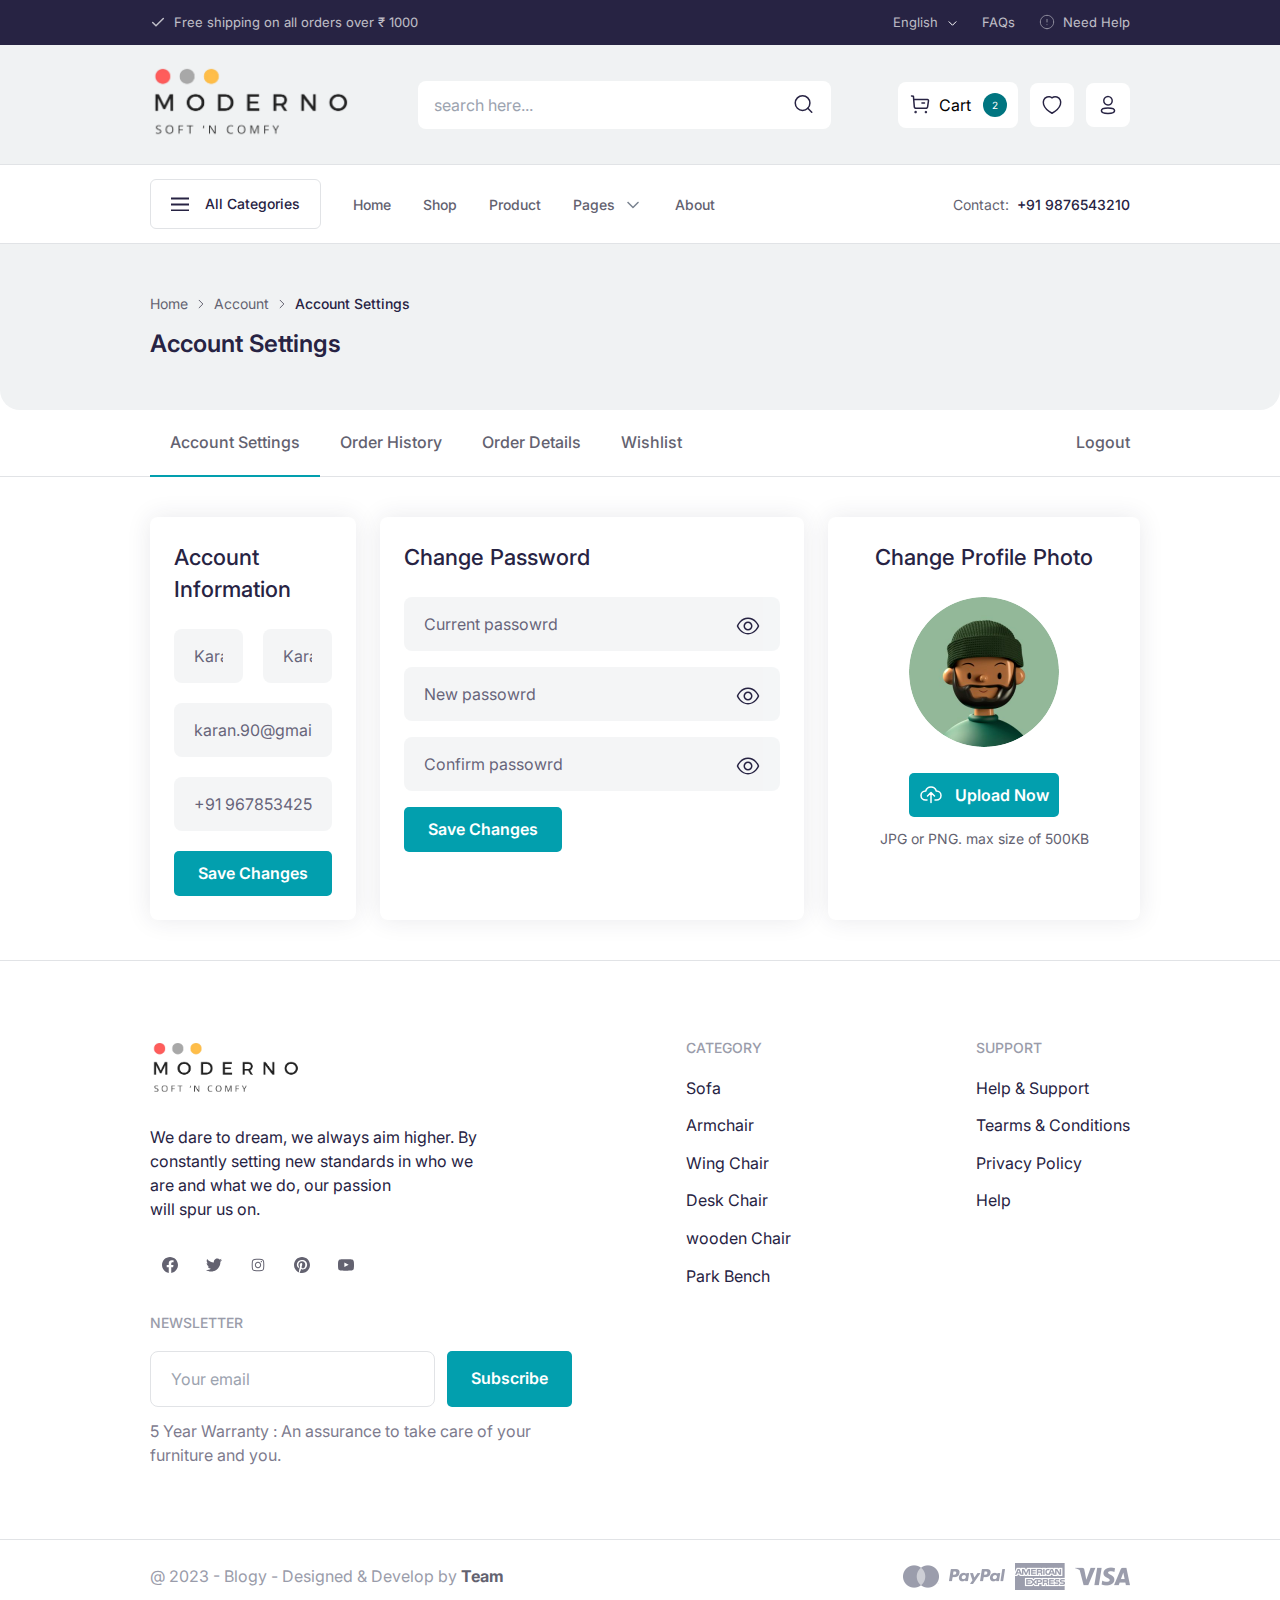
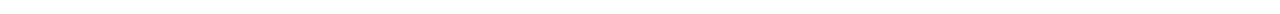
<file: Moderno/account-setting.html>
<!DOCTYPE html>
<html lang="en">

<head>
    <meta charset="UTF-8">
    <meta http-equiv="X-UA-Compatible" content="IE=edge">
    <meta name="viewport" content="width=device-width, initial-scale=1.0">

    <title>Moderno</title>
    <link rel="icon" href="./public/assets/images/all-img/Soft.png" type="image/icon type">

    <!-- google fonts -->
    <link rel="preconnect" href="https://fonts.googleapis.com">
    <link rel="preconnect" href="https://fonts.gstatic.com" crossorigin>
    <link href="https://fonts.googleapis.com/css2?family=Inter:wght@300;400;500;600;700&display=swap" rel="stylesheet">

    <!-- css link here  -->
    <link rel="stylesheet" href="./public/assets/plugins/css/swipper.css">
    <link rel="stylesheet" href="./public/assets/plugins/css/select2.css">
    <link rel="stylesheet" href="./public/css/tailwind.css">
    <link rel="stylesheet" href="./public/css/styles.css">
    <link rel="stylesheet" href="./public/css/responsive.css">
</head>

<body class="font-display">
    <!-- header area start -->
    <header class="font-display">
        <div id="header-sticky" class="">
            <div class="top-header bg-secondary">
                <div class="container px-3 md:px-5 xl:px-0">
                    <div class="py-3.5 flex justify-center sm:justify-between">
                        <p class="sm:flex gap-2 items-center text-[13px] leading-[110%] text-white opacity-70 hidden">
                            <span>
                                <svg width="16" height="17" viewBox="0 0 16 17" fill="none" xmlns="http://www.w3.org/2000/svg">
                                    <path d="M13.3334 4.5L6.00002 11.8333L2.66669 8.5" stroke="white" stroke-width="1.5" stroke-linecap="round" stroke-linejoin="round" />
                                </svg>
                            </span>
                            <span>Free shipping on all orders over &#8377 1000</span>
                        </p>
                        <div>
                            <ul class="flex gap-6 items-center">
                                <li class="inline-flex items-center text-white-50 justify-center relative language">
                                    <select class="custom-select" name="state">
                                        <option value="AL">English</option>
                                        <option value="WY">Hindi</option>
                                    </select>
                                </li>
                                <li class="inline-flex items-center justify-center">
                                    <a href="#" class="inline-flex gap-2 items-center text-white opacity-70 text-[13px] leading-[130%]">FAQs</a>
                                </li>
                                <li class="inline-flex items-center justify-center">
                                    <a href="#" class="inline-flex gap-2 items-center text-white opacity-70 text-[13px] leading-[130%]">
                                        <span>
                                            <svg width="16" height="16" viewBox="0 0 16 16" fill="none" xmlns="http://www.w3.org/2000/svg">
                                                <g opacity="0.7" clip-path="url(#clip0_906_1673)">
                                                    <path d="M7.99992 14.6667C11.6818 14.6667 14.6666 11.6819 14.6666 8C14.6666 4.3181 11.6818 1.33333 7.99992 1.33333C4.31802 1.33333 1.33325 4.3181 1.33325 8C1.33325 11.6819 4.31802 14.6667 7.99992 14.6667Z" stroke="white" stroke-linecap="round" stroke-linejoin="round" />
                                                    <path d="M8 5.33333V8" stroke="white" stroke-linecap="round" stroke-linejoin="round" />
                                                    <path d="M8 10.6667H8.00615" stroke="white" stroke-linecap="round" stroke-linejoin="round" />
                                                </g>
                                                <defs>
                                                    <clipPath id="clip0_906_1673">
                                                        <rect width="16" height="16" fill="white" />
                                                    </clipPath>
                                                </defs>
                                            </svg>
                                        </span>
                                        <span>Need Help</span>
                                    </a>
                                </li>
                            </ul>
                        </div>
                    </div>
                </div>
            </div>
            <div class="main-header bg-grayscales-500 lg:border-none border-b border-grayscales-700">
                <div class="container px-3 md:px-5 xl:px-0">
                    <div class="flex justify-between items-center py-5">
                        <div>
                            <a href="index.html">
                                <img src="./public/assets/images/all-img/logo2.png" alt="" width="200px">
                            </a>
                        </div>
                        <div class="lg:max-w-[413px] lg:block hidden w-full">
                            <div class="relative">
                                <input type="text" id="search" placeholder="search here..." class="block w-full bg-white focus:outline-none border-0 px-4 py-3 rounded-lg focus:ring-2 ring-[#029FAE]">
                                <label for="search" class="absolute right-4 top-3">
                                    <svg width="23" height="22" viewBox="0 0 23 22" fill="none" xmlns="http://www.w3.org/2000/svg">
                                        <path d="M10.5833 17.4167C14.6334 17.4167 17.9167 14.1334 17.9167 10.0833C17.9167 6.03325 14.6334 2.75 10.5833 2.75C6.53325 2.75 3.25 6.03325 3.25 10.0833C3.25 14.1334 6.53325 17.4167 10.5833 17.4167Z" stroke="#272343" stroke-width="1.5" stroke-linecap="round" stroke-linejoin="round" />
                                        <path d="M19.75 19.25L15.7625 15.2625" stroke="#272343" stroke-width="1.5" stroke-linecap="round" stroke-linejoin="round" />
                                    </svg>
                                </label>
                            </div>
                        </div>
                        <div class="lg:block hidden">
                            <ul class="flex items-center gap-3">
                                <li class="relative">
                                    <a href="#" class="inline-flex gap-2 bg-white rounded-lg p-[11px]" id="addToCart">
                                        <span><svg width="22" height="22" viewBox="0 0 22 22" fill="none" xmlns="http://www.w3.org/2000/svg">
                                                <path d="M2.52087 2.97916L4.42754 3.30916L5.31029 13.8261C5.3442 14.2399 5.5329 14.6258 5.83873 14.9066C6.14457 15.1875 6.54506 15.3427 6.96029 15.3413H16.9611C17.3587 15.3418 17.7431 15.1986 18.0436 14.9383C18.344 14.6779 18.5404 14.3178 18.5965 13.9242L19.4673 7.91266C19.4905 7.75279 19.482 7.58991 19.4422 7.43333C19.4024 7.27675 19.3322 7.12955 19.2354 7.00015C19.1387 6.87074 19.0175 6.76167 18.8786 6.67917C18.7397 6.59667 18.5859 6.54235 18.426 6.51933C18.3673 6.51291 4.73371 6.50833 4.73371 6.50833" stroke="#272343" stroke-width="1.5" stroke-linecap="round" stroke-linejoin="round" />
                                                <path d="M12.948 9.89542H15.4899" stroke="#272343" stroke-width="1.5" stroke-linecap="round" stroke-linejoin="round" />
                                                <path fill-rule="evenodd" clip-rule="evenodd" d="M6.55786 18.5194C6.62508 18.5165 6.69219 18.5273 6.75515 18.551C6.81811 18.5748 6.87562 18.611 6.9242 18.6575C6.97279 18.7041 7.01145 18.76 7.03787 18.8219C7.06428 18.8837 7.0779 18.9503 7.0779 19.0176C7.0779 19.0849 7.06428 19.1515 7.03787 19.2134C7.01145 19.2753 6.97279 19.3312 6.9242 19.3777C6.87562 19.4243 6.81811 19.4605 6.75515 19.4842C6.69219 19.508 6.62508 19.5187 6.55786 19.5158C6.42942 19.5103 6.30808 19.4554 6.21914 19.3626C6.13021 19.2698 6.08057 19.1462 6.08057 19.0176C6.08057 18.8891 6.13021 18.7655 6.21914 18.6726C6.30808 18.5798 6.42942 18.5249 6.55786 18.5194Z" fill="#272343" stroke="#272343" stroke-width="1.5" stroke-linecap="round" stroke-linejoin="round" />
                                                <path fill-rule="evenodd" clip-rule="evenodd" d="M16.8988 18.5194C17.0312 18.5194 17.1583 18.5721 17.252 18.6657C17.3457 18.7594 17.3983 18.8865 17.3983 19.019C17.3983 19.1515 17.3457 19.2786 17.252 19.3723C17.1583 19.4659 17.0312 19.5186 16.8988 19.5186C16.7663 19.5186 16.6392 19.4659 16.5455 19.3723C16.4518 19.2786 16.3992 19.1515 16.3992 19.019C16.3992 18.8865 16.4518 18.7594 16.5455 18.6657C16.6392 18.5721 16.7663 18.5194 16.8988 18.5194Z" fill="#272343" stroke="#272343" stroke-width="1.5" stroke-linecap="round" stroke-linejoin="round" />
                                            </svg>
                                        </span>
                                        <span>Cart</span>
                                        <span class="bg-dark-accents text-white rounded-full py-[3px] px-[9px] ml-1 inline-flex justify-center items-center text-[10px] leading-[100%]">2</span>
                                    </a>
                                    <div class="cart-content">
                                        <ul class="p-6">
                                            <li class="pb-4">
                                                <div class="flex items-center justify-between">
                                                    <div class="flex items-center gap-1">
                                                        <div>
                                                            <img src="./public/assets/images/all-img/cart-01.png" alt="">
                                                        </div>
                                                        <div class="px-2">
                                                            <h2 class="text-gray-black"><span>Isolate Sofa Chair</span> <span class="text-[#636270]">x3</span></h2>
                                                            <p class="text-gray-black font-semibold mb-0">&#8377 12000</p>
                                                        </div>
                                                    </div>
                                                    <div>
                                                        <button class="hover:bg-[#F0F2F3] bg-transparent p-2 hover:text-gray-black rounded-full text-[#9A9CAA] transition-all duration-500">
                                                            <svg width="28" height="28" viewBox="0 0 28 28" fill="none" xmlns="http://www.w3.org/2000/svg">
                                                                <path d="M10 10L14 14M14 14L18 10M14 14L10 18M14 14L18 18" stroke="currentColor" stroke-width="1.5" stroke-linecap="round" stroke-linejoin="round" />
                                                            </svg>
                                                        </button>
                                                    </div>
                                                </div>
                                            </li>
                                            <li class="py-4">
                                                <div class="flex items-center justify-between">
                                                    <div class="flex items-center gap-1">
                                                        <div>
                                                            <img src="./public/assets/images/all-img/cart-02.png" alt="">
                                                        </div>
                                                        <div class="px-2">
                                                            <h2 class="text-gray-black"><span>Wing Chair</span> <span class="text-[#636270]">x5</span></h2>
                                                            <p class="text-gray-black font-semibold mb-0">&#8377 1500</p>
                                                        </div>
                                                    </div>
                                                    <div>
                                                        <button class="hover:bg-[#F0F2F3] bg-transparent p-2 hover:text-gray-black rounded-full text-[#9A9CAA] transition-all duration-500">
                                                            <svg width="28" height="28" viewBox="0 0 28 28" fill="none" xmlns="http://www.w3.org/2000/svg">
                                                                <path d="M10 10L14 14M14 14L18 10M14 14L10 18M14 14L18 18" stroke="currentColor" stroke-width="1.5" stroke-linecap="round" stroke-linejoin="round" />
                                                            </svg>
                                                        </button>
                                                    </div>
                                                </div>
                                            </li>
                                            <div class="flex justify-between items-center py-2 mb-4">
                                                <p class="text-[#636270] text-lg">2 Products</p>
                                                <p class="text-gray-black text-xl font-medium">&#8377 43500</p>
                                            </div>
                                            <div class="flex justify-between items-center">
                                                <a href="shopping-cart.html" class="btn-transparent">View Cart</a>
                                                <a href="checkout-shopping.html" class="btn-primary">Checkout</a>
                                            </div>
                                        </ul>
                                    </div>
                                </li>
                                <li class="inline-flex items-center justify-center">
                                    <a href="wishlist.html" class="bg-white text-gray-black hover:text-[#007580] rounded-lg p-[11px]">
                                        <svg width="22" height="22" viewBox="0 0 22 22" fill="none" xmlns="http://www.w3.org/2000/svg">
                                            <path fill-rule="evenodd" clip-rule="evenodd" d="M2.63262 10.6315C1.64903 7.56067 2.79762 4.05075 6.02245 3.01217C6.85867 2.74459 7.74676 2.68086 8.61262 2.82629C9.47849 2.97172 10.297 3.32208 10.9999 3.84817C12.3337 2.81692 14.2743 2.46858 15.9683 3.01217C19.1922 4.05075 20.349 7.56067 19.3664 10.6315C17.8355 15.499 10.9999 19.2482 10.9999 19.2482C10.9999 19.2482 4.21478 15.5558 2.63262 10.6315V10.6315Z" stroke="currentColor" stroke-width="1.5" stroke-linecap="round" stroke-linejoin="round" />
                                        </svg>
                                    </a>
                                </li>
                                <li class="relative">
                                    <button class="bg-white text-gray-black hover:text-[#007580] rounded-lg p-[11px] user-profile">
                                        <svg width="22" height="22" viewBox="0 0 22 22" fill="none" xmlns="http://www.w3.org/2000/svg">
                                            <path fill-rule="evenodd" clip-rule="evenodd" d="M10.9862 14.0672C7.44053 14.0672 4.4137 14.6034 4.4137 16.7503C4.4137 18.8971 7.42128 19.4526 10.9862 19.4526C14.5309 19.4526 17.5587 18.9154 17.5587 16.7695C17.5587 14.6236 14.5502 14.0672 10.9862 14.0672V14.0672Z" stroke="currentColor" stroke-width="1.5" stroke-linecap="round" stroke-linejoin="round" />
                                            <path fill-rule="evenodd" clip-rule="evenodd" d="M10.9862 11.0055C11.8195 11.0055 12.634 10.7584 13.3268 10.2955C14.0197 9.83255 14.5597 9.17457 14.8785 8.40475C15.1974 7.63492 15.2808 6.78783 15.1183 5.97058C14.9557 5.15334 14.5545 4.40266 13.9653 3.81346C13.3761 3.22426 12.6254 2.82301 11.8081 2.66045C10.9909 2.49789 10.1438 2.58132 9.37397 2.9002C8.60415 3.21907 7.94617 3.75906 7.48324 4.45188C7.02031 5.14471 6.77322 5.95925 6.77322 6.7925C6.76932 7.90581 7.20779 8.97508 7.99218 9.76515C8.77657 10.5552 9.84266 11.0014 10.956 11.0055H10.9862Z" stroke="currentColor" stroke-width="1.429" stroke-linecap="round" stroke-linejoin="round" />
                                        </svg>
                                    </button>
                                    <div class="profile-content">
                                        <ul class="py-3">
                                            <div class="px-3 shadow-[0px_1px_0px_#E1E3E6]">
                                                <li>
                                                    <a href="sign-in.html">Sign In</a>
                                                </li>
                                                <li>
                                                    <a href="sign-up.html">Create a Account</a>
                                                </li>
                                            </div>
                                            <div class="px-3 shadow-[0px_1px_0px_#E1E3E6]">
                                                <li>
                                                    <a href="account-setting.html">Account Settings</a>
                                                </li>
                                                <li>
                                                    <a href="order-history.html">Order History</a>
                                                </li>
                                            </div>
                                            <div class="px-3 shadow-[0px_1px_0px_#E1E3E6]">
                                                <li>
                                                    <a href="wishlist.html">Wishlist</a>
                                                </li>
                                                <li>
                                                    <a href="shopping-cart.html">Shopping Cart</a>
                                                </li>
                                            </div>
                                            <div class="px-3">
                                                <li>
                                                    <a href="#">Logout</a>
                                                </li>
                                            </div>
                                        </ul>
                                    </div>
                                </li>
                            </ul>
                        </div>
                        <div class="lg:hidden inline-block hamburger-btn" id="hamburger-btn">
                            <span></span>
                            <span></span>
                            <span></span>
                        </div>
                    </div>
                </div>
            </div>
        </div>
        <div class="bottom-header bg-white shadow-[0px_1px_0px_#E1E3E6] relative z-30 hidden lg:block">
            <div class="container px-3 md:px-5 xl:px-0">
                <div class="py-3.5 flex justify-between items-center">
                    <div class="flex gap-8 items-center">
                        <div class="relative">
                            <button class="max-h-12 inline-flex items-center justify-center gap-4 py-3.5 px-5 border border-grayscales-700 rounded-md custom-dropdown text-gray-black text-sm leading-4 font-medium font-display">
                                <span class="text-gray-black inline-flex">
                                    <svg width="18" height="14" viewBox="0 0 18 14" fill="none" xmlns="http://www.w3.org/2000/svg">
                                        <path d="M18 2.5H0V0.5H18V2.5Z" fill="currentColor" />
                                        <path d="M18 8.5H0V6.5H18V8.5Z" fill="currentColor" />
                                        <path d="M18 14.5H0V12.5H18V14.5Z" fill="currentColor" />
                                    </svg>
                                </span>
                                <span class="text-gray-black inline-flex">All Categories</span>
                            </button>
                            <div class="dropdown-content">
                                <ul class="p-3">
                                    <li>
                                        <a href="products.html">Wodden</a>
                                    </li>
                                    <li>
                                        <a href="products.html">Partex</a>
                                    </li>
                                    <li>
                                        <a href="products.html">Plywood</a>
                                    </li>
                                    <li>
                                        <a href="products.html">Segun</a>
                                    </li>
                                </ul>
                            </div>
                        </div>

                        <ul class="lg:flex gap-8 items-center hidden main-menu">
                            <li>
                                <a href="index.html">Home</a>
                            </li>
                            <li>
                                <a href="products.html">Shop</a>
                            </li>
                            <li>
                                <a href="product-details.html">Product</a>
                            </li>
                            <li class="relative">
                                <a href="javascript:void(0);" class="inline-flex gap-2 items-center">Pages
                                    <span>
                                    <img src="./public/assets/images/all-img/select-arrow.png" alt="">     
                                    </span>
                                </a>
                                <ul>
                                    <!-- <li>
                                        <a href="404.html">404</a>
                                    </li> -->
                                    <li>
                                        <a href="account-setting.html">Account Setting</a>
                                    </li>
                                    <li>
                                        <a href="sign-in.html">Sign In</a>
                                    </li>
                                    <li>
                                        <a href="sign-up.html">Sign Up</a>
                                    </li>
                                    <li>
                                        <a href="forget-password.html">Forget Password</a>
                                    </li>
                                    <li>
                                        <a href="change-password.html">Change Password</a>
                                    </li>
                                    <li>
                                        <a href="products.html">Product List</a>
                                    </li>
                                    <li>
                                        <a href="product-details.html">Product Details</a>
                                    </li>
                                    <li>
                                        <a href="shopping-cart.html">Shopping Cart</a>
                                    </li>
                                    <li>
                                        <a href="wishlist.html">Wishlist</a>
                                    </li>
                                    <li>
                                        <a href="checkout-billing.html">Checkout Billing</a>
                                    </li>
                                    <li>
                                        <a href="checkout-shopping.html">Checkout Shoping</a>
                                    </li>
                                </ul>
                            </li>
                            <li>
                                <a href="">About</a>
                            </li>
                        </ul>
                    </div>
                    <div>
                        <p class="text-grayscales-900 inline-flex gap-2 items-center text-sm font-display"><span>Contact:</span><span class="text-secondary font-medium">+91 9876543210</span></p>
                    </div>
                </div>
            </div>
        </div>
        <!-- Mobile Menu Area Start -->
        <div class="nav-menu" id="nav-menu">
            <div class="flex justify-between  items-center px-3 py-4 mb-4">
                <div>
                    <a href="#">
                        <img src="./public/assets/images/all-img/logo-sm.png" alt="">
                    </a>
                </div>
                <ul class="flex items-center gap-3">
                    <li>
                        <a href="#" class="inline-flex gap-2 bg-white rounded-lg p-[11px] relative">
                            <span>
                                <svg width="22" height="22" viewBox="0 0 22 22" fill="none" xmlns="http://www.w3.org/2000/svg">
                                    <path d="M2.52087 2.97916L4.42754 3.30916L5.31029 13.8261C5.3442 14.2399 5.5329 14.6258 5.83873 14.9066C6.14457 15.1875 6.54506 15.3427 6.96029 15.3413H16.9611C17.3587 15.3418 17.7431 15.1986 18.0436 14.9383C18.344 14.6779 18.5404 14.3178 18.5965 13.9242L19.4673 7.91266C19.4905 7.75279 19.482 7.58991 19.4422 7.43333C19.4024 7.27675 19.3322 7.12955 19.2354 7.00015C19.1387 6.87074 19.0175 6.76167 18.8786 6.67917C18.7397 6.59667 18.5859 6.54235 18.426 6.51933C18.3673 6.51291 4.73371 6.50833 4.73371 6.50833" stroke="#272343" stroke-width="1.5" stroke-linecap="round" stroke-linejoin="round" />
                                    <path d="M12.948 9.89542H15.4899" stroke="#272343" stroke-width="1.5" stroke-linecap="round" stroke-linejoin="round" />
                                    <path fill-rule="evenodd" clip-rule="evenodd" d="M6.55786 18.5194C6.62508 18.5165 6.69219 18.5273 6.75515 18.551C6.81811 18.5748 6.87562 18.611 6.9242 18.6575C6.97279 18.7041 7.01145 18.76 7.03787 18.8219C7.06428 18.8837 7.0779 18.9503 7.0779 19.0176C7.0779 19.0849 7.06428 19.1515 7.03787 19.2134C7.01145 19.2753 6.97279 19.3312 6.9242 19.3777C6.87562 19.4243 6.81811 19.4605 6.75515 19.4842C6.69219 19.508 6.62508 19.5187 6.55786 19.5158C6.42942 19.5103 6.30808 19.4554 6.21914 19.3626C6.13021 19.2698 6.08057 19.1462 6.08057 19.0176C6.08057 18.8891 6.13021 18.7655 6.21914 18.6726C6.30808 18.5798 6.42942 18.5249 6.55786 18.5194Z" fill="#272343" stroke="#272343" stroke-width="1.5" stroke-linecap="round" stroke-linejoin="round" />
                                    <path fill-rule="evenodd" clip-rule="evenodd" d="M16.8988 18.5194C17.0312 18.5194 17.1583 18.5721 17.252 18.6657C17.3457 18.7594 17.3983 18.8865 17.3983 19.019C17.3983 19.1515 17.3457 19.2786 17.252 19.3723C17.1583 19.4659 17.0312 19.5186 16.8988 19.5186C16.7663 19.5186 16.6392 19.4659 16.5455 19.3723C16.4518 19.2786 16.3992 19.1515 16.3992 19.019C16.3992 18.8865 16.4518 18.7594 16.5455 18.6657C16.6392 18.5721 16.7663 18.5194 16.8988 18.5194Z" fill="#272343" stroke="#272343" stroke-width="1.5" stroke-linecap="round" stroke-linejoin="round" />
                                </svg>
                            </span>
                            <span class="bg-dark-accents absolute -top-1 right-0 text-white rounded-full px-2 py-1.5 inline-flex justify-center items-center text-[10px] leading-[100%]">2</span>
                        </a>
                    </li>
                    <li>
                        <a href="#" class="bg-white text-gray-black flex hover:text-[#007580] rounded-lg p-[11px]">
                            <svg width="22" height="22" viewBox="0 0 22 22" fill="none" xmlns="http://www.w3.org/2000/svg">
                                <path fill-rule="evenodd" clip-rule="evenodd" d="M2.63262 10.6315C1.64903 7.56067 2.79762 4.05075 6.02245 3.01217C6.85867 2.74459 7.74676 2.68086 8.61262 2.82629C9.47849 2.97172 10.297 3.32208 10.9999 3.84817C12.3337 2.81692 14.2743 2.46858 15.9683 3.01217C19.1922 4.05075 20.349 7.56067 19.3664 10.6315C17.8355 15.499 10.9999 19.2482 10.9999 19.2482C10.9999 19.2482 4.21478 15.5558 2.63262 10.6315V10.6315Z" stroke="currentColor" stroke-width="1.5" stroke-linecap="round" stroke-linejoin="round" />
                            </svg>
                        </a>
                    </li>
                    <li class="relative">
                        <button class="bg-white text-gray-black hover:text-[#007580] rounded-lg p-[11px] user-profile">
                            <svg width="22" height="22" viewBox="0 0 22 22" fill="none" xmlns="http://www.w3.org/2000/svg">
                                <path fill-rule="evenodd" clip-rule="evenodd" d="M10.9862 14.0672C7.44053 14.0672 4.4137 14.6034 4.4137 16.7503C4.4137 18.8971 7.42128 19.4526 10.9862 19.4526C14.5309 19.4526 17.5587 18.9154 17.5587 16.7695C17.5587 14.6236 14.5502 14.0672 10.9862 14.0672V14.0672Z" stroke="currentColor" stroke-width="1.5" stroke-linecap="round" stroke-linejoin="round" />
                                <path fill-rule="evenodd" clip-rule="evenodd" d="M10.9862 11.0055C11.8195 11.0055 12.634 10.7584 13.3268 10.2955C14.0197 9.83255 14.5597 9.17457 14.8785 8.40475C15.1974 7.63492 15.2808 6.78783 15.1183 5.97058C14.9557 5.15334 14.5545 4.40266 13.9653 3.81346C13.3761 3.22426 12.6254 2.82301 11.8081 2.66045C10.9909 2.49789 10.1438 2.58132 9.37397 2.9002C8.60415 3.21907 7.94617 3.75906 7.48324 4.45188C7.02031 5.14471 6.77322 5.95925 6.77322 6.7925C6.76932 7.90581 7.20779 8.97508 7.99218 9.76515C8.77657 10.5552 9.84266 11.0014 10.956 11.0055H10.9862Z" stroke="currentColor" stroke-width="1.429" stroke-linecap="round" stroke-linejoin="round" />
                            </svg>
                        </button>
                        <div class="profile-content">
                            <ul>
                                <li>
                                    <a href="products.html">Wodden</a>
                                </li>
                                <li>
                                    <a href="products.html">Partex</a>
                                </li>
                                <li>
                                    <a href="products.html">Plywood</a>
                                </li>
                                <li>
                                    <a href="products.html">Segun</a>
                                </li>
                            </ul>
                        </div>
                    </li>
                    <li>
                        <span class="hamburger-btn-close bg-[#F7F7F9] text-black w-[44px] h-[44px] rounded-full flex items-center justify-center" id="hamburger-btn-close">
                            <svg width="12" height="12" viewBox="0 0 12 12" fill="none" xmlns="http://www.w3.org/2000/svg">
                                <path d="M11 1L1 11" stroke="currentColor" stroke-width="1.5" stroke-linecap="round" stroke-linejoin="round"></path>
                                <path d="M1 1L11 11" stroke="currentColor" stroke-width="1.5" stroke-linecap="round" stroke-linejoin="round"></path>
                            </svg>
                        </span>
                    </li>
                </ul>
            </div>
            <div class="px-3 mb-4">
                <div class="lg:max-w-[413px] w-full">
                    <div class="relative">
                        <input type="text" placeholder="search here..." class="block w-full bg-grayscales-500 focus:outline-none border-0 px-4 py-3 rounded-lg">
                        <span class="absolute right-4 top-3">
                            <svg width="23" height="22" viewBox="0 0 23 22" fill="none" xmlns="http://www.w3.org/2000/svg">
                                <path d="M10.5833 17.4167C14.6334 17.4167 17.9167 14.1334 17.9167 10.0833C17.9167 6.03325 14.6334 2.75 10.5833 2.75C6.53325 2.75 3.25 6.03325 3.25 10.0833C3.25 14.1334 6.53325 17.4167 10.5833 17.4167Z" stroke="#272343" stroke-width="1.5" stroke-linecap="round" stroke-linejoin="round" />
                                <path d="M19.75 19.25L15.7625 15.2625" stroke="#272343" stroke-width="1.5" stroke-linecap="round" stroke-linejoin="round" />
                            </svg>
                        </span>
                    </div>
                </div>
            </div>
            <!-- menu -->
            <div>
                <nav class="tabs flex flex-row">
                    <button data-target="panel-1" class="tab rounded-none w-1/2 active text-gray-600 py-4 px-6 block hover:text-blue-500 focus:outline-none text-blue-500 border-b-2 font-medium border-blue-500">
                        Menu
                    </button>
                    <button data-target="panel-2" class="tab rounded-none w-1/2 ext-gray-600 py-4 px-6 block hover:text-blue-500 focus:outline-none border-b-2 font-medium border-blue-500">
                        Categories
                    </button>
                </nav>
            </div>

            <div id="panels">
                <div class="panel-1 tab-content active">
                    <ul class="flex flex-col items-center">
                        <li class="w-full block">
                            <a href="" class="border-b border-[#029FAE] block px-3 py-2">Home</a>
                        </li>
                        <li class="w-full block">
                            <a href="" class="border-b border-[#029FAE] block px-3 py-2">Shop</a>
                        </li>
                        <li class="w-full block">
                            <a href="" class="border-b border-[#029FAE] block px-3 py-2">Product</a>
                        </li>
                        <li class="w-full block">
                            <a href="" class="border-b border-[#029FAE] block px-3 py-2">Pages</a>
                        </li>
                        <li class="w-full block">
                            <a href="" class="border-b border-[#029FAE] block px-3 py-2">About</a>
                        </li>
                    </ul>
                </div>
                <div class="panel-2 tab-content py-5">
                    <ul>
                        <li>
                            <a href="products.html" class="border-b border-[#029FAE] block px-3 py-2">Wodden</a>
                        </li>
                        <li>
                            <a href="products.html" class="border-b border-[#029FAE] block px-3 py-2">Partex</a>
                        </li>
                        <li>
                            <a href="products.html" class="border-b border-[#029FAE] block px-3 py-2">Plywood</a>
                        </li>
                        <li>
                            <a href="products.html" class="border-b border-[#029FAE] block px-3 py-2">Segun</a>
                        </li>
                    </ul>
                </div>
            </div>
        </div>
       <!-- Mobile Menu Area End -->
       <div class="overlay" id="overlay"></div>
   </header>
   <!-- header area end -->

    <!-- Breadcrumb Start -->
    <div class="breadcrumb">
        <div class="container">
            <div class="flex items-center gap-1 py-[1.5px]">
                <a href="#" class="text-[14px] font-normal leading-[110%] text-dark-gray">Home</a>
                <svg width="18" height="18" viewBox="0 0 18 18" fill="none" xmlns="http://www.w3.org/2000/svg">
                    <path d="M7.125 5.25L10.875 9L7.125 12.75" stroke="#636270" stroke-linecap="round" stroke-linejoin="round" />
                </svg>
                <a href="#" class="text-[14px] font-normal leading-[110%] text-dark-gray">Account</a>
                <svg width="18" height="18" viewBox="0 0 18 18" fill="none" xmlns="http://www.w3.org/2000/svg">
                    <path d="M7.125 5.25L10.875 9L7.125 12.75" stroke="#636270" stroke-linecap="round" stroke-linejoin="round" />
                </svg>
                <span class="text-[14px] font-medium leading-[110%] font-display text-gray-black inline-block">Account Settings</span>
            </div>

            <h2 class="pt-[13.5px] xl:text-2xl text-[18px] font-semibold text-gray-black font-display">Account Settings</h2>
        </div>
    </div>
    <!-- Breadcrumb End -->

    <!-- user menu start -->
    <div class="user bg-red-600">
        <div class="container">
            <div class="usermenu flex flex-col md:flex-row justify-between md:items-center">
                <!-- Tabs -->
                <ul id="tabs" class="inline-flex flex-col md:flex-row w-full">

                    <li class="border-b-2 border-accents">
                        <a id="default-tab" href="#account_settings" class="text-[#636270] font-medium p-5 border-b border-transparent hover:text-gray-black font-display">Account Settings</a>
                    </li>

                    <li>
                        <a href="#order_history" class="text-[#636270] font-medium p-5 border-b border-transparent hover:text-gray-black font-display">Order History</a>
                    </li>
                    
                    <li>
                        <a href="#order_details" class="text-[#636270] font-medium p-5 border-b border-transparent hover:text-gray-black">Order Details</a>
                    </li>

                    <li>
                        <a href="#wishlist" class="text-[#636270] font-medium p-5 border-b border-transparent hover:text-gray-black font-display">Wishlist</a>
                    </li>
                </ul>
                <a href="#" class="font-display text-[16px] leading-[110%] font-medium capitalize text-[#636270] px-4 py-4 md:px-0">Logout</a>
            </div>
        </div>
    </div>

    <div class="container">
        <!-- Tab Contents -->
        <div id="tab-contents">

            <!-- Account Setting Start -->
            <div id="account_settings">
                <div class="container px-3 md:px-5 xl:px-0 py-10">
                    <div class="accout-setting flex flex-col xl:flex-row gap-6">
                        <!-- account inforamation start -->
                        <div class="box xl:w-[536px]">
                            <div class="w-full ">
                                <div class="p-6">
                                    <h2 class="text-start xl:text-2xl acc-title text-[22px] text-[#272343] font-medium mb-6 font-display">Account Information</h2>
                                    <div class="flex flex-col sm:flex-row gap-5 items-center mb-5">
                                        <div class="w-full">
                                            <input type="text" placeholder="Karan" class="input-box focus:outline-none focus:ring-2 focus:ring-accents transition duration-300 ease-in-out">
                                        </div>
                                        <div class="w-full">
                                            <input type="text" placeholder="Karan Mishra" class="input-box focus:outline-none focus:ring-2 focus:ring-accents font-display transition duration-300 ease-in-out">
                                        </div>
                                    </div>

                                    <div class="w-full mb-5">
                                        <input type="text" placeholder="karan.90@gmail.com" class="input-box focus:outline-none  focus:ring-2 focus:ring-accents font-display transition duration-300 ease-in-out">
                                    </div>
                                    <div class="w-full mb-5">
                                        <input type="text" placeholder="+91 9678534250" class="input-box focus:outline-none  focus:ring-2 focus:ring-accents font-display transition duration-300 ease-in-out">
                                    </div>
                                    <button type="submit" class="btn-primary">Save Changes</button>
                                </div>
                            </div>
                        </div>
                        <!-- account inforamation end -->

                        <div class="flex flex-col md:flex-row gap-6">
                            <!-- user password change start -->
                            <div class="box xl:w-[424px]">
                                <div class="">
                                    <div class="p-6">
                                        <h2 class="text-start xl:text-2xl acc-title text-[22px] text-[#272343] font-medium mb-6 font-display">Change Password</h2>

                                        <div class="relative">
                                            <!-- input-box focus:outline-none focus:ring-2 focus:ring-accents transition duration-300 ease-in-out -->

                                            <input type="password" placeholder="Current passowrd" class="form_password focus:outline-none focus:ring-2 focus:ring-accents font-display transition duration-300 ease-in-out" id="CurrentPasswordInput" name="password">
                                            <span class="absolute top-[17px] right-5 cursor-pointer ">

                                                <svg id="current-icon-show" onclick="currentPasswordIcon()" width="24" height="24" viewBox="0 0 24 24" fill="none" xmlns="http://www.w3.org/2000/svg">
                                                    <path d="M12 4.24902C4.5 4.24902 1.5 11.9999 1.5 11.9999C1.5 11.9999 4.5 19.749 12 19.749C19.5 19.749 22.5 11.9999 22.5 11.9999C22.5 11.9999 19.5 4.24902 12 4.24902V4.24902Z" stroke="#272343" stroke-width="1.5" stroke-linecap="round" stroke-linejoin="round" />
                                                    <path d="M12 15.75C12.9946 15.75 13.9484 15.3549 14.6517 14.6517C15.3549 13.9484 15.75 12.9946 15.75 12C15.75 11.0054 15.3549 10.0516 14.6517 9.34835C13.9484 8.64509 12.9946 8.25 12 8.25C11.0054 8.25 10.0516 8.64509 9.34835 9.34835C8.64509 10.0516 8.25 11.0054 8.25 12C8.25 12.9946 8.64509 13.9484 9.34835 14.6517C10.0516 15.3549 11.0054 15.75 12 15.75V15.75Z" stroke="#272343" stroke-width="1.5" stroke-linecap="round" stroke-linejoin="round" />
                                                </svg>
                                                <svg id="current-icon-hide" onclick="currentPasswordIcon()" width="20" height="10" viewBox="0 0 20 10" fill="none" xmlns="http://www.w3.org/2000/svg">
                                                    <path d="M16.858 2.93481L18.9963 6.63906" stroke="#272343" stroke-width="1.5" stroke-linecap="round" stroke-linejoin="round" />
                                                    <path d="M12.4547 4.99353L13.1215 8.77578" stroke="#272343" stroke-width="1.5" stroke-linecap="round" stroke-linejoin="round" />
                                                    <path d="M7.53701 4.99133L6.86951 8.77433" stroke="#272343" stroke-width="1.5" stroke-linecap="round" stroke-linejoin="round" />
                                                    <path d="M3.13825 2.9325L0.989502 6.6525" stroke="#272343" stroke-width="1.5" stroke-linecap="round" stroke-linejoin="round" />
                                                    <path d="M1 0.83252C2.575 2.78252 5.4655 5.25002 10 5.25002C14.5345 5.25002 17.4235 2.78252 19 0.83252" stroke="#272343" stroke-width="1.5" stroke-linecap="round" stroke-linejoin="round" />
                                                </svg>
                                            </span>
                                        </div>

                                        <div class="relative">
                                            <input type="password" placeholder="New passowrd" class="form_password focus:outline-none focus:ring-2 focus:ring-accents font-display transition duration-300 ease-in-out" id="CreatePasswordInput" name="password">
                                            <span class="absolute top-[17px] right-5 cursor-pointer select-none ">

                                                <svg id="create-icon-show" onclick="CreatePasswordIcon()" width="24" height="24" viewBox="0 0 24 24" fill="none" xmlns="http://www.w3.org/2000/svg">
                                                    <path d="M12 4.24902C4.5 4.24902 1.5 11.9999 1.5 11.9999C1.5 11.9999 4.5 19.749 12 19.749C19.5 19.749 22.5 11.9999 22.5 11.9999C22.5 11.9999 19.5 4.24902 12 4.24902V4.24902Z" stroke="#272343" stroke-width="1.5" stroke-linecap="round" stroke-linejoin="round" />
                                                    <path d="M12 15.75C12.9946 15.75 13.9484 15.3549 14.6517 14.6517C15.3549 13.9484 15.75 12.9946 15.75 12C15.75 11.0054 15.3549 10.0516 14.6517 9.34835C13.9484 8.64509 12.9946 8.25 12 8.25C11.0054 8.25 10.0516 8.64509 9.34835 9.34835C8.64509 10.0516 8.25 11.0054 8.25 12C8.25 12.9946 8.64509 13.9484 9.34835 14.6517C10.0516 15.3549 11.0054 15.75 12 15.75V15.75Z" stroke="#272343" stroke-width="1.5" stroke-linecap="round" stroke-linejoin="round" />
                                                </svg>

                                                <svg id="create-icon-hide" onclick="CreatePasswordIcon()" width="20" height="10" viewBox="0 0 20 10" fill="none" xmlns="http://www.w3.org/2000/svg">
                                                    <path d="M16.858 2.93481L18.9963 6.63906" stroke="#272343" stroke-width="1.5" stroke-linecap="round" stroke-linejoin="round" />
                                                    <path d="M12.4547 4.99353L13.1215 8.77578" stroke="#272343" stroke-width="1.5" stroke-linecap="round" stroke-linejoin="round" />
                                                    <path d="M7.53701 4.99133L6.86951 8.77433" stroke="#272343" stroke-width="1.5" stroke-linecap="round" stroke-linejoin="round" />
                                                    <path d="M3.13825 2.9325L0.989502 6.6525" stroke="#272343" stroke-width="1.5" stroke-linecap="round" stroke-linejoin="round" />
                                                    <path d="M1 0.83252C2.575 2.78252 5.4655 5.25002 10 5.25002C14.5345 5.25002 17.4235 2.78252 19 0.83252" stroke="#272343" stroke-width="1.5" stroke-linecap="round" stroke-linejoin="round" />
                                                </svg>
                                            </span>
                                        </div>

                                        <div class="relative">
                                            <input type="password" placeholder="Confirm passowrd" class="form_password focus:outline-none focus:ring-2 focus:ring-accents font-display transition duration-300 ease-in-out" id="myInput" name="password">
                                            <span class="absolute top-[17px] right-5 cursor-pointer ">
                                                <svg id="icon-show" onclick="PasswordIcon()" width="24" height="24" viewBox="0 0 24 24" fill="none" xmlns="http://www.w3.org/2000/svg">
                                                    <path d="M12 4.24902C4.5 4.24902 1.5 11.9999 1.5 11.9999C1.5 11.9999 4.5 19.749 12 19.749C19.5 19.749 22.5 11.9999 22.5 11.9999C22.5 11.9999 19.5 4.24902 12 4.24902V4.24902Z" stroke="#272343" stroke-width="1.5" stroke-linecap="round" stroke-linejoin="round" />
                                                    <path d="M12 15.75C12.9946 15.75 13.9484 15.3549 14.6517 14.6517C15.3549 13.9484 15.75 12.9946 15.75 12C15.75 11.0054 15.3549 10.0516 14.6517 9.34835C13.9484 8.64509 12.9946 8.25 12 8.25C11.0054 8.25 10.0516 8.64509 9.34835 9.34835C8.64509 10.0516 8.25 11.0054 8.25 12C8.25 12.9946 8.64509 13.9484 9.34835 14.6517C10.0516 15.3549 11.0054 15.75 12 15.75V15.75Z" stroke="#272343" stroke-width="1.5" stroke-linecap="round" stroke-linejoin="round" />
                                                </svg>
                                                <svg id="icon-hide" onclick="PasswordIcon()" width="20" height="10" viewBox="0 0 20 10" fill="none" xmlns="http://www.w3.org/2000/svg">
                                                    <path d="M16.858 2.93481L18.9963 6.63906" stroke="#272343" stroke-width="1.5" stroke-linecap="round" stroke-linejoin="round" />
                                                    <path d="M12.4547 4.99353L13.1215 8.77578" stroke="#272343" stroke-width="1.5" stroke-linecap="round" stroke-linejoin="round" />
                                                    <path d="M7.53701 4.99133L6.86951 8.77433" stroke="#272343" stroke-width="1.5" stroke-linecap="round" stroke-linejoin="round" />
                                                    <path d="M3.13825 2.9325L0.989502 6.6525" stroke="#272343" stroke-width="1.5" stroke-linecap="round" stroke-linejoin="round" />
                                                    <path d="M1 0.83252C2.575 2.78252 5.4655 5.25002 10 5.25002C14.5345 5.25002 17.4235 2.78252 19 0.83252" stroke="#272343" stroke-width="1.5" stroke-linecap="round" stroke-linejoin="round" />
                                                </svg>
                                            </span>
                                        </div>


                                        <button class="btn-primary">Save Changes</button>
                                    </div>
                                </div>
                            </div>
                            <!-- user password change end -->

                            <!-- user profile change start -->
                            <div class="box xl:w-[312px]">
                                <div class="">
                                    <div class="p-6">
                                        <h2 class="xl:text-2xl acc-title text-[22px]  text-[#272343] font-medium mb-6 font-display text-center">Change Profile Photo</h2>

                                        <div class="pb-[26px] mx-auto">
                                            <img class="w-[150px] h-[150px] rounded-full mx-auto object-cover" src="./public/assets/images/all-img/profile-photo.png" alt="image description" id="blah">
                                        </div>

                                        <div class="flex justify-center pb-3">
                                           
                                            <input type="file" id="real-file" hidden="hidden" onchange="readURL(this);"  accept=".jpeg, .doc, .docx, .xls, .xlsx, .txt, .jpg, .png, .gif"  />
                                            <button type="button" id="custom-button" class="flex gap-3 items-center transition-all duration-300 hover:bg-[#272343] bg-accents text-white text-base font-semibold py-[17px] px-6 rounded-lg font-display">
                                                <span class="">
                                                <svg width="24" height="24" viewBox="0 0 24 24" fill="none" xmlns="http://www.w3.org/2000/svg">
                                                    <path d="M16 17H17.5C19.9853 17 22 14.9853 22 12.5C22 10.0147 19.9853 8 17.5 8H17.293C16.64 5.6915 14.5176 4 12 4C9.48245 4 7.35996 5.6915 6.70703 8H6.5C4.01472 8 2 10.0147 2 12.5C2 14.9853 4.01472 17 6.5 17H8" stroke="white" stroke-width="1.5" stroke-linecap="round" stroke-linejoin="round" />
                                                    <path d="M12 19.5V9.5M12 9.5L8.5 13M12 9.5L15.5 13" stroke="white" stroke-width="1.5" stroke-linecap="round" stroke-linejoin="round" />
                                                </svg>
                                            </span>Upload Now</button>
                                            
                                        </div>
                                        <p class="text-center text-[#636270] text-sm font-display">JPG or PNG. max size of 500KB</p>
                                    </div>
                                </div>
                            </div>
                            <!-- user profile change end -->
                        </div>

                    </div>
                </div>
            </div>
            <!-- Account Setting End -->


            <!-- order History start -->
            <div id="order_history" class="hidden p-4">
                <div class="container">
                    <div class="shopping-cart-wrapper pt-10 pb-20 flex items-start gap-6">
                        <!-- shopping cart start -->
                        <div class="shopping-cart w-full">
                            <div class="px-6 py-6 overflow-x-auto">
                                <table class="min-w-[1240px] w-full leading-normal">
                                    <thead>
                                        <tr class="">
                                            <th class="pb-6 border-b border-[#E1E3E6] text-left text-xs font-semibold text-[#272343] uppercase tracking-wider w-[160px]">
                                                Order
                                            </th>
                                            <th class="pb-6 border-b border-[#E1E3E6] text-left text-xs font-semibold text-[#272343] uppercase tracking-wider w-[200px]">
                                                Date
                                            </th>
                                            <th class="pb-6 border-b border-[#E1E3E6] text-left text-xs font-semibold text-[#272343] uppercase tracking-wider w-[140px]">
                                                Total Product
                                            </th>
                                            <th class="pb-6 border-b border-[#E1E3E6] text-left text-xs font-semibold text-[#272343] uppercase tracking-wider w-[120px]">
                                                Toral price
                                            </th>
                                            <th class="pb-6 border-b border-[#E1E3E6] text-left text-xs font-semibold text-[#272343] uppercase tracking-wider w-[100px]">
                                                Status
                                            </th>
                                        </tr>
                                    </thead>
                                    <tbody>
                                        <tr>
                                            <td class="py-6 text-sm">
                                                <a href="order-details.html" class="text-[#007580] text-[14px] block font-display leading-[120%]  font-medium ">#2485</a>
                                            </td>
                                            <td class="py-6 text-sm text-[#272343]">
                                                <a href="order-details.html" class="mb-0 block">02 April, 2023</a>
                                            </td>
                                            <td class="py-6 text-sm text-[#272343]">
                                                <a href="order-details.html" class="block">05</a>
                                            </td>
                                            <td class="py-6 text-sm text-[#272343]">
                                                <a href="order-details.html" class="block">&#8377 20000</a>
                                            </td>
                                            <td class="py-6 text-sm">
                                                <a href="order-details.html" class="btn-warning px-3 py-2 inline-block text-[#F5813F] text-[14px] leading-[120%] font-display">Pending</a>
                                            </td>
                                        </tr>
                                        <tr>
                                            <td class="py-6 text-sm">
                                                <a href="order-details.html" class="text-[#007580] block text-[14px] font-display leading-[120%]  font-medium ">#8901</a>
                                            </td>
                                            <td class="py-6 text-sm text-[#272343]">
                                                <a href="order-details.html" class="mb-0 block">29 May, 2023</a>
                                            </td>
                                            <td class="py-6 text-sm text-[#272343]">
                                                <a href="order-details.html" class="block">01</a>
                                            </td>
                                            <td class="py-6 text-sm text-[#272343]">
                                                <a href="order-details.html" class="block">&#8377 25000</a>
                                            </td>
                                            <td class="py-6 text-sm">
                                                <a href="order-details.html" class="btn-success2 px-3 py-2 inline-block text-[#01AD5A] text-[14px] leading-[120%] font-display">Completed</a>
                                            </td>
                                        </tr>
                                        <tr>
                                            <td class="py-6 text-sm">
                                                <a href="order-details.html" class="text-[#007580] block text-[14px] font-display leading-[120%]  font-medium ">#8901</a>
                                            </td>
                                            <td class="py-6 text-sm text-[#272343]">
                                                <a href="order-details.html" class="mb-0 block">29 May, 2023</a>
                                            </td>
                                            <td class="py-6 text-sm text-[#272343]">
                                                <a href="order-details.html" class="block">01</a>
                                            </td>
                                            <td class="py-6 text-sm text-[#272343]">
                                                <a href="order-details.html" class="block">&#8377 15000</a>
                                            </td>
                                            <td class="py-6 text-sm">
                                                <a href="order-details.html" class="btn-success2 px-3 py-2 inline-block text-[#01AD5A] text-[14px] leading-[120%] font-display">Completed</a>
                                            </td>
                                        </tr>
                                        <tr>
                                            <td class="py-6 text-sm">
                                                <a href="order-details.html" class="text-[#007580] block text-[14px] font-display leading-[120%]  font-medium ">#8901</a>
                                            </td>
                                            <td class="py-6 text-sm text-[#272343]">
                                                <a href="order-details.html" class="mb-0 block">29 May, 2023</a>
                                            </td>
                                            <td class="py-6 text-sm text-[#272343]">
                                                <a href="order-details.html" class="block">01</a>
                                            </td>
                                            <td class="py-6 text-sm text-[#272343]">
                                                <a href="order-details.html" class="block">&#8377 35000</a>
                                            </td>
                                            <td class="py-6 text-sm">
                                                <a href="order-details.html" class="btn-success2 px-3 py-2 inline-block text-[#01AD5A] text-[14px] leading-[120%] font-display">Completed</a>
                                            </td>
                                        </tr>
                                        <tr>
                                            <td class="py-6 text-sm">
                                                <a href="order-details.html" class="text-[#007580] block text-[14px] font-display leading-[120%]  font-medium ">#8901</a>
                                            </td>
                                            <td class="py-6 text-sm text-[#272343]">
                                                <a href="order-details.html" class="mb-0 block">29 May, 2023</a>
                                            </td>
                                            <td class="py-6 text-sm text-[#272343]">
                                                <a href="order-details.html" class="block">01</a>
                                            </td>
                                            <td class="py-6 text-sm text-[#272343]">
                                                <a href="order-details.html" class="block">&#8377 45000</a>
                                            </td>
                                            <td class="py-6 text-sm">
                                                <a href="order-details.html" class="btn-success2 px-3 py-2 inline-block text-[#01AD5A] text-[14px] leading-[120%] font-display">Completed</a>
                                            </td>
                                        </tr>
                                    </tbody>
                                </table>
                            </div>
                        </div>
                    </div>
                </div>
            </div>
            <!-- order History end -->

            <!-- Order Details start -->
            <div id="order_details" class="hidden p-4">
                <div class="container pt-10 pb-20">
                    <div class="box">
                        <div class="">
                            <div class="flex flex-wrap justify-between items-center px-8 py-[30px]">
                                <h2 class="text-[#272343] font-display xl:text-[32px] text-[18px] font-semibold leading-[110%] capitalize">Order Details</h2>
                                <button class="btn-primary capitalize">back to List</button>
                            </div>
                            <hr class="my-0">
                            <div class="px-8 py-8 flex flex-col md:flex-row md:flex-wrap gap-6 xl:gap-2 xl:justify-between md:items-center">
                                <div class="flex-wrap">
                                    <p class="text-[#9A9CAA] font-display text-[14px] leading-[100%] capitalize pb-[10px]">Order ID:</p>
                                    <span class="text-gray-black font-display text-[20px] leading-[120%] font-medium">#2485</span>
                                </div>
                                <div class="flex-wrap">
                                    <p class="text-[#9A9CAA] font-display text-[14px] leading-[100%] capitalize pb-[10px]">Date:</p>
                                    <span class="text-gray-black font-display text-[20px] leading-[120%] font-medium">02 April, 2023</span>
                                </div>
                                <div class="flex-wrap">
                                    <p class="text-[#9A9CAA] font-display text-[14px] leading-[100%] capitalize pb-[10px]">Email:</p>
                                    <span class="text-gray-black font-display text-[20px] leading-[120%] font-medium">karan.90@gmail.com</span>
                                </div>
                                <div class="flex-wrap">
                                    <p class="text-[#9A9CAA] font-display text-[14px] leading-[100%] capitalize pb-[10px]">Total:</p>
                                    <span class="text-gray-black font-display text-[20px] leading-[120%] font-medium">&#8377 22000</span>
                                </div>
                                <div class="flex-wrap">
                                    <p class="text-[#9A9CAA] font-display text-[14px] leading-[100%] capitalize pb-[10px]">Status:</p>
                                    <span class="text-gray-black font-display text-[20px] leading-[120%] font-medium">Proccesing</span>
                                </div>
                                <div class="flex-wrap">
                                    <p class="text-[#9A9CAA] font-display text-[14px] leading-[100%] capitalize pb-[10px]">Payment Method:</p>
                                    <span class="text-gray-black font-display text-[20px] leading-[120%] font-medium">Paytm</span>
                                </div>
                            </div>
                        </div>
                        <div class="w-full">
                            <div class="overflow-x-auto">
                                <table class="min-w-full leading-normal">
                                    <thead class="bg-off-white">
                                        <tr class="">
                                            <th class="pt-4 pb-4 px-8 border-b border-[#E1E3E6] text-left text-lg font-medium leading-[100%] text-[#272343] uppercase tracking-wider w-[305px]">
                                                Product
                                            </th>
                                            <th class="pt-4 pb-4 border-b border-[#E1E3E6] text-left text-lg font-medium leading-[100%] text-[#272343] uppercase tracking-wider w-[140px]">
                                                Price
                                            </th>
                                            <th class="pt-4 pb-4 border-b border-[#E1E3E6] text-left text-lg font-medium leading-[100%] text-[#272343] uppercase tracking-wider w-[145px]">
                                                Quantity
                                            </th>
                                            <th class="pt-4 pb-4 border-b border-[#E1E3E6] text-left text-lg font-medium leading-[100%] text-[#272343] uppercase tracking-wider w-[175px]">
                                                Subtotal
                                            </th>
                                            <th class="pt-4 pb-4 border-b border-[#E1E3E6] text-left text-lg font-medium leading-[100%] text-[#272343] uppercase tracking-wider w-[295px]">
                                                Info
                                            </th>
                                        </tr>
                                    </thead>
                                    <tbody>

                                        <tr class="">
                                            <td class="text-sm px-6 pt-6">
                                                <div class="flex justify-between items-center">
                                                    <div class="flex items-center gap-3">
                                                        <div>
                                                            <img src="./public/assets/images/all-img/product1.png" alt="">
                                                        </div>

                                                        <p>Isolate Sofa Chair</p>

                                                    </div>

                                                </div>
                                            </td>
                                            <td class="text-sm">
                                                <p class="mb-0">&#8377 11000</p>
                                            </td>
                                            <td class="text-sm">
                                                <p>x1</p>
                                            </td>
                                            <td class="text-sm">
                                                <p>&#8377 11000</p>
                                            </td>
                                            <td class="text-sm pt-6">
                                                <div class="mb-6">
                                                    <ul class="p-0 m-0 ">
                                                        <li class="">
                                                            <p class="text-[15px] inline-flex gap-2 items-center">
                                                                <span class="text-[#9A9CAA]">Color:</span><span class="text-[#636270] font-medium">Black</span>
                                                            </p>
                                                        </li>
                                                        <li>
                                                            <p class="text-[15px] inline-flex gap-2 items-center">
                                                                <span class="text-[#9A9CAA]">Material:</span><span class="text-[#636270] font-medium">Polyester, Fabric</span>
                                                            </p>
                                                        </li>
                                                        <li>
                                                            <p class="text-[15px] inline-flex gap-2 items-center">
                                                                <span class="text-[#9A9CAA]">Brand:</span><span class="text-[#636270] font-medium">Purefit</span>
                                                            </p>
                                                        </li>

                                                    </ul>
                                                </div>
                                            </td>
                                        </tr>

                                        <tr class="">
                                            <td class="text-sm px-6 ">
                                                <div class="flex justify-between items-center">
                                                    <div class="flex items-center gap-3">
                                                        <div>
                                                            <img src="./public/assets/images/all-img/product1.png" alt="">
                                                        </div>

                                                        <p>Isolate Sofa Chair</p>

                                                    </div>

                                                </div>
                                            </td>
                                            <td class="text-sm">
                                                <p class="mb-0">&#8377 11000</p>
                                            </td>
                                            <td class="text-sm">
                                                <p>x1</p>
                                            </td>
                                            <td class="text-sm">
                                                <p>&#8377 11000</p>
                                            </td>
                                            <td class="text-sm pt-6">
                                                <div class="mb-6">
                                                    <ul class="p-0 m-0">
                                                        <li class="">
                                                            <p class="text-[15px] inline-flex gap-2 items-center">
                                                                <span class="text-[#9A9CAA]">Color:</span><span class="text-[#636270] font-medium">Black</span>
                                                            </p>
                                                        </li>
                                                        <li>
                                                            <p class="text-[15px] inline-flex gap-2 items-center">
                                                                <span class="text-[#9A9CAA]">Material:</span><span class="text-[#636270] font-medium">Polyester, Fabric</span>
                                                            </p>
                                                        </li>
                                                        <li>
                                                            <p class="text-[15px] inline-flex gap-2 items-center">
                                                                <span class="text-[#9A9CAA]">Brand:</span><span class="text-[#636270] font-medium">Purefit</span>
                                                            </p>
                                                        </li>

                                                    </ul>
                                                </div>
                                            </td>
                                        </tr>

                                    </tbody>
                                </table>
                            </div>

                        </div>
                        <hr class="my-0">

                        <div class="px-8 py-8 flex flex-col md:flex-row md:flex-wrap gap-y-6 justify-between md:items-center">

                            <div>
                                <h2 class="text-gray-black font-medium font-display xl:text-[32px] text-[20px] leading-[110%] capitalize ">Billing address</h2>
                                <p class="font-display text-[16px] leading-[120%] font-normal text-[#272343] pt-5 pb-2">Karan Mishra</p>
                                <p class="text-[#636270] text-[14px] leading-[150%] font-display font-normal pb-4">
                                    Vrindapuram, Mathura
                                </p>
                                <p class="text-[#636270] text-[14px] leading-[100%] font-display font-normal pb-4">karan.90@gmail.com</p>
                                <span class="text-[#636270] text-[14px] leading-[100%] font-display font-normal">+91 9678534250</span>
                            </div>

                            <div>
                                <h2 class="text-gray-black font-medium font-display xl:text-[32px] text-[20px] leading-[110%] capitalize">Shipping address</h2>
                                <p class="font-display text-[16px] leading-[120%] font-normal text-[#272343] pt-5 pb-2">Karan Mishra</p>
                                <p class="text-[#636270] text-[14px] leading-[150%] font-display font-normal pb-4">
                                    Vrindapuram, Mathura
                                </p>
                                <p class="text-[#636270] text-[14px] leading-[100%] font-display font-normal pb-4">karan.90@gmail.com</p>
                                <span class="text-[#636270] text-[14px] leading-[100%] font-display font-normal">+91 9678534250</span>
                            </div>

                            <div class="px-6 py-6 bg-off-white rounded-lg max-w-[348px] w-full">
                                <div class="">

                                    <div class="flex justify-between pb-4">
                                        <p>Subtotal</p>
                                        <p>&#8377 22000</p>
                                    </div>
                                    <div class="flex justify-between pb-4">
                                        <p>discount</p>
                                        <p>20%</p>
                                    </div>
                                    <div class="flex justify-between">
                                        <p>shipping</p>
                                        <p>Free</p>
                                    </div>
                                    <hr>
                                    <div class="flex justify-between">
                                        <p class="text-[18px] font-display text-dark-gray ">Total:</p>
                                        <p class="text-[22px] font-display leading-[120%] font-sem">&#8377 17600</p>
                                    </div>
                                </div>
                            </div>
                        </div>
                    </div>
                </div>
            </div>
            <!-- Order Details end -->

            <!-- wishlist start -->
            <div id="wishlist" class="hidden">
                <section>
                    <div class="container px-3 md:px-5 xl:px-0 xl:pt-10 xl:pb-20 py-8">
                        <!-- shopping cart start -->
                        <div class="shopping-cart">
                            <div class="px-6 py-6 overflow-x-auto">
                                <table class="min-w-[872px] w-full leading-normal">
                                    <thead>
                                        <tr>
                                            <th class="pb-6 border-b border-[#E1E3E6] text-left text-xs font-semibold text-[#272343] uppercase tracking-wider w-[340px]">
                                                Products
                                            </th>
                                            <th class="pb-6 border-b border-[#E1E3E6] text-left text-xs font-semibold text-[#272343] uppercase tracking-wider w-[104px]">
                                                Price
                                            </th>
                                            <th class="pb-6 border-b border-[#E1E3E6] text-left text-xs font-semibold text-[#272343] uppercase tracking-wider">
                                                Stock Status
                                            </th>
                                            <th class="pb-6 border-b border-[#E1E3E6] text-left text-xs font-semibold text-[#272343] uppercase tracking-wider">
                                            </th>
                                        </tr>
                                    </thead>
                                    <tbody>
                                        <tr>
                                            <td class="py-6 text-sm">
                                                <div class="flex gap-2 items-center">
                                                    <button class="p-2">
                                                        <svg width="12" height="12" viewBox="0 0 12 12" fill="none" xmlns="http://www.w3.org/2000/svg">
                                                            <path d="M2 2L6.00003 6M6.00003 6L10 2M6.00003 6L2 10M6.00003 6L10 10" stroke="#9A9CAA" stroke-width="1.5" stroke-linecap="round" stroke-linejoin="round" />
                                                        </svg>
                                                    </button>
                                                    <div class="w-[70px] h-[70px]">
                                                        <img class="w-full h-full rounded-lg" src="./public/assets/images/all-img/shopping-cart-01.png" alt="" />
                                                    </div>
                                                    <div class="ml-1">
                                                        <p class="mb-0 text-[#272343] text-sm">Sofa for Living Room</p>
                                                    </div>
                                                </div>
                                            </td>
                                            <td class="py-6 text-sm">
                                                <p class="mb-0">&#8377 25000</p>
                                            </td>
                                            <td class="py-6 text-sm">
                                                <p class="text-[#01AD5A] font-semibold">In Stock</p>
                                            </td>
                                            <td class="py-6 text-sm text-right">
                                                <button class="mt-6 bg-accents hover:bg-[#272343]  py-[17px] px-6 rounded-lg text-[18px] font-semibold font-display leading-[110%] transition-all duration-300 text-gray-white text-center capitalize">Add to cart</button>
                                            </td>
                                        </tr>
                                        <tr>
                                            <td class="pb-6 text-sm">
                                                <div class="flex gap-2 items-center">
                                                    <button class="p-2">
                                                        <svg width="12" height="12" viewBox="0 0 12 12" fill="none" xmlns="http://www.w3.org/2000/svg">
                                                            <path d="M2 2L6.00003 6M6.00003 6L10 2M6.00003 6L2 10M6.00003 6L10 10" stroke="#9A9CAA" stroke-width="1.5" stroke-linecap="round" stroke-linejoin="round" />
                                                        </svg>
                                                    </button>
                                                    <div class="w-[70px] h-[70px]">
                                                        <img class="w-full h-full rounded-lg" src="./public/assets/images/all-img/shopping-cart-01.png" alt="" />
                                                    </div>
                                                    <div class="ml-1">
                                                        <p class="mb-0 text-[#272343] text-sm">Sofa for Living Room</p>
                                                    </div>
                                                </div>
                                            </td>
                                            <td class="pb-6 text-sm">
                                                <p class="mb-0">&#8377 25000</p>
                                            </td>
                                            <td class="pb-6 text-sm">
                                                <p class="text-[#F05C52] font-semibold">Out of stock</p>
                                            </td>
                                            <td class="pb-6 text-sm text-right">
                                                <button class="bg-off-white py-[17px] px-6 rounded-lg text-[18px] font-semibold font-display leading-[110%] text-[#9A9CAA] text-center capitalize">Add to cart</button>
                                            </td>
                                        </tr>
                                    </tbody>
                                </table>
                            </div>
                        </div>
                        <!-- shopping cart end -->
                    </div>
                </section>
            </div>
            <!-- wishlist end -->

        </div>
    </div>
    <!-- user menu end -->

     <!-- footer area start -->
     <footer>
        <div class="footer-top xl:pt-20 xl:pb-[60px] py-6 sm:py-8 md:py-12 shadow-[inset_0px_1px_0px_#E1E3E6]">
            <div class="container px-3 md:px-5 xl:px-0">
                <div class=" flex flex-wrap gap-y-6 justify-between">
                    <div class="footer-widget max-w-[350px]">
                        <div class="lg:mb-6 mb-4">
                            <a href="#">
                                <img src="./public/assets/images/all-img/logo2.png" alt="" width="150px">
                            </a>
                        </div>
                        <p class="lg:mb-6 mb-4 text-gray-black text-base">We dare to dream, we always aim higher. By constantly setting new standards in who we are and what we do, our passion will spur us on.</p>
                        <ul class="flex gap-1">
                            <li>
                                <a href="#" class="text-[#636270] p-[11px] rounded-full border border-transparent hover:text-[#007580] hover:border-[#007580] transition-all duration-500">
                                    <svg width="16" height="16" viewBox="0 0 16 16" fill="none" xmlns="http://www.w3.org/2000/svg">
                                        <g clip-path="url(#clip0_1101_2875)">
                                            <path d="M16 8C16 3.58167 12.4183 0 8 0C3.58167 0 0 3.58167 0 8C0 11.993 2.92533 15.3027 6.75 15.9027V10.3127H4.71867V8H6.75V6.23733C6.75 4.23267 7.94433 3.125 9.77167 3.125C10.6467 3.125 11.5623 3.28133 11.5623 3.28133V5.25H10.5537C9.56 5.25 9.25 5.86667 9.25 6.5V8H11.4687L11.114 10.3127H9.25V15.9027C13.0747 15.3027 16 11.9927 16 8Z" fill="currentColor" />
                                        </g>
                                        <defs>
                                            <clipPath id="clip0_1101_2875">
                                                <rect width="16" height="16" fill="white" />
                                            </clipPath>
                                        </defs>
                                    </svg>
                                </a>
                            </li>
                            <li>
                                <a href="#" class="text-[#636270] p-[11px] rounded-full border border-transparent hover:text-[#007580] hover:border-[#007580] transition-all duration-500">
                                    <svg width="16" height="16" viewBox="0 0 16 16" fill="none" xmlns="http://www.w3.org/2000/svg">
                                        <g clip-path="url(#clip0_1101_2879)">
                                            <path d="M5.03333 14.5001C11.07 14.5001 14.3723 9.49813 14.3723 5.16146C14.3723 5.0208 14.369 4.87713 14.3627 4.73646C15.0052 4.27179 15.5596 3.69621 16 3.0368C15.4017 3.3028 14.7667 3.4768 14.116 3.55213C14.8008 3.14166 15.3136 2.49681 15.5593 1.73713C14.915 2.11902 14.2104 2.38843 13.4757 2.5338C12.9807 2.00757 12.3261 1.65911 11.6132 1.54228C10.9002 1.42546 10.1687 1.54679 9.53161 1.88752C8.89456 2.22824 8.38752 2.76937 8.08891 3.42721C7.79031 4.08506 7.71677 4.82296 7.87967 5.5268C6.575 5.46133 5.29865 5.12242 4.13336 4.53206C2.96806 3.94169 1.93984 3.11303 1.11533 2.0998C0.696305 2.82229 0.568091 3.67723 0.756747 4.49086C0.945403 5.30449 1.43677 6.01576 2.131 6.48013C1.60977 6.46361 1.09995 6.3233 0.643667 6.0708V6.11146C0.643231 6.86962 0.905349 7.60455 1.38547 8.19131C1.86559 8.77808 2.53409 9.18048 3.27733 9.33013C2.79463 9.46221 2.28801 9.48149 1.79667 9.38646C2.00644 10.0385 2.41454 10.6087 2.964 11.0176C3.51346 11.4266 4.17688 11.6537 4.86167 11.6675C4.18054 12.2026 3.40049 12.5981 2.56623 12.8313C1.73197 13.0644 0.859899 13.1306 0 13.0261C1.50191 13.9895 3.24899 14.5012 5.03333 14.5001Z" fill="currentColor" />
                                        </g>
                                        <defs>
                                            <clipPath id="clip0_1101_2879">
                                                <rect width="16" height="16" fill="white" />
                                            </clipPath>
                                        </defs>
                                    </svg>
                                </a>
                            </li>
                            <li>
                                <a href="#" class="text-[#636270] p-[11px] rounded-full border border-transparent hover:text-[#007580] hover:border-[#007580] transition-all duration-500">
                                    <svg width="16" height="16" viewBox="0 0 16 16" fill="none" xmlns="http://www.w3.org/2000/svg">
                                        <path d="M10.6667 4.66667C10.6667 4.48986 10.7369 4.32029 10.8619 4.19526C10.9869 4.07024 11.1565 4 11.3333 4C11.5101 4 11.6797 4.07024 11.8047 4.19526C11.9298 4.32029 12 4.48986 12 4.66667C12 4.84348 11.9298 5.01305 11.8047 5.13807C11.6797 5.2631 11.5101 5.33333 11.3333 5.33333C11.1565 5.33333 10.9869 5.2631 10.8619 5.13807C10.7369 5.01305 10.6667 4.84348 10.6667 4.66667Z" fill="currentColor" />
                                        <path fill-rule="evenodd" clip-rule="evenodd" d="M7.99998 4.83301C7.16013 4.83301 6.35467 5.16664 5.76081 5.7605C5.16694 6.35437 4.83331 7.15982 4.83331 7.99967C4.83331 8.83953 5.16694 9.64498 5.76081 10.2388C6.35467 10.8327 7.16013 11.1663 7.99998 11.1663C8.83983 11.1663 9.64529 10.8327 10.2392 10.2388C10.833 9.64498 11.1666 8.83953 11.1666 7.99967C11.1666 7.15982 10.833 6.35437 10.2392 5.7605C9.64529 5.16664 8.83983 4.83301 7.99998 4.83301ZM5.83331 7.99967C5.83331 7.42504 6.06159 6.87394 6.46792 6.46761C6.87424 6.06128 7.42534 5.83301 7.99998 5.83301C8.57462 5.83301 9.12572 6.06128 9.53204 6.46761C9.93837 6.87394 10.1666 7.42504 10.1666 7.99967C10.1666 8.57431 9.93837 9.12541 9.53204 9.53174C9.12572 9.93807 8.57462 10.1663 7.99998 10.1663C7.42534 10.1663 6.87424 9.93807 6.46792 9.53174C6.06159 9.12541 5.83331 8.57431 5.83331 7.99967Z" fill="currentColor" />
                                        <path fill-rule="evenodd" clip-rule="evenodd" d="M11.5053 1.88853C9.17557 1.63026 6.82441 1.63026 4.49465 1.88853C3.15332 2.03853 2.06999 3.09519 1.91265 4.44319C1.63625 6.80625 1.63625 9.19347 1.91265 11.5565C2.06999 12.9045 3.15265 13.9612 4.49465 14.1112C6.80532 14.3692 9.19465 14.3692 11.5053 14.1112C12.8467 13.9612 13.93 12.9045 14.0873 11.5565C14.3638 9.19347 14.3638 6.80625 14.0873 4.44319C13.93 3.09519 12.8473 2.03853 11.5053 1.88853ZM4.60532 2.88186C6.86152 2.63177 9.13845 2.63177 11.3947 2.88186C12.2813 2.98186 12.9913 3.68119 13.0947 4.55986C13.362 6.8454 13.362 9.15431 13.0947 11.4399C12.9913 12.3185 12.2813 13.0185 11.3947 13.1172C9.13845 13.3673 6.86152 13.3673 4.60532 13.1172C3.71865 13.0185 3.00865 12.3185 2.90532 11.4399C2.63802 9.15431 2.63802 6.8454 2.90532 4.55986C3.00865 3.68119 3.71865 2.98119 4.60532 2.88253V2.88186Z" fill="currentColor" />
                                    </svg>
                                </a>
                            </li>
                            <li>
                                <a href="#" class="text-[#636270] p-[11px] rounded-full border border-transparent hover:text-[#007580] hover:border-[#007580] transition-all duration-500">
                                    <svg width="16" height="16" viewBox="0 0 16 16" fill="none" xmlns="http://www.w3.org/2000/svg">
                                        <g clip-path="url(#clip0_1101_2893)">
                                            <path d="M8 0C3.58133 0 0 3.58133 0 8C0 11.3907 2.10933 14.2843 5.08433 15.45C5.01567 14.8157 4.95 13.8467 5.11267 13.1563C5.25933 12.5313 6.05 9.18133 6.05 9.18133C6.05 9.18133 5.80933 8.703 5.80933 7.99367C5.80933 6.88133 6.453 6.05 7.256 6.05C7.93733 6.05 8.26867 6.56267 8.26867 7.178C8.26867 7.86566 7.83133 8.89066 7.60633 9.84066C7.41867 10.6373 8.00633 11.2873 8.79067 11.2873C10.2123 11.2873 11.3063 9.78733 11.3063 7.625C11.3063 5.70933 9.93133 4.36867 7.96567 4.36867C5.69067 4.36867 4.353 6.075 4.353 7.84066C4.353 8.528 4.61867 9.26566 4.95 9.66566C5.01567 9.74366 5.025 9.81566 5.00633 9.89366C4.947 10.147 4.80967 10.6903 4.78433 10.8C4.75 10.9467 4.66867 10.978 4.51567 10.9063C3.51567 10.4407 2.89067 8.98133 2.89067 7.80633C2.89067 5.28133 4.725 2.96567 8.175 2.96567C10.95 2.96567 13.1063 4.94367 13.1063 7.58733C13.1063 10.344 11.3687 12.5623 8.95633 12.5623C8.147 12.5623 7.38433 12.1407 7.122 11.6437C7.122 11.6437 6.722 13.172 6.625 13.547C6.44367 14.2403 5.95633 15.1127 5.63133 15.6437C6.3986 15.8804 7.19706 16.0005 8 16C12.4187 16 16 12.4187 16 8C16 3.58133 12.4187 0 8 0Z" fill="currentColor" />
                                        </g>
                                        <defs>
                                            <clipPath id="clip0_1101_2893">
                                                <rect width="16" height="16" fill="white" />
                                            </clipPath>
                                        </defs>
                                    </svg>
                                </a>
                            </li>
                            <li>
                                <a href="#" class="text-[#636270] p-[11px] rounded-full border border-transparent hover:text-[#007580] hover:border-[#007580] transition-all duration-500">
                                    <svg width="16" height="16" viewBox="0 0 16 16" fill="none" xmlns="http://www.w3.org/2000/svg">
                                        <path d="M15.8407 4.80007C15.8407 4.80007 15.6843 3.69674 15.203 3.21274C14.5937 2.57507 13.9123 2.57207 13.6 2.5344C11.3627 2.37207 8.00333 2.37207 8.00333 2.37207H7.99667C7.99667 2.37207 4.63767 2.37207 2.4 2.5344C2.08733 2.57207 1.40633 2.57507 0.796667 3.21274C0.316 3.69674 0.162667 4.80007 0.162667 4.80007C0.162667 4.80007 0 6.09674 0 7.39074V8.60307C0 9.89707 0.159333 11.1937 0.159333 11.1937C0.159333 11.1937 0.315667 12.2971 0.793667 12.7814C1.403 13.4187 2.203 13.3971 2.55933 13.4657C3.84067 13.5877 8 13.6251 8 13.6251C8 13.6251 11.3623 13.6187 13.6 13.4594C13.9127 13.4221 14.5937 13.4187 15.2033 12.7814C15.6843 12.2971 15.8407 11.1937 15.8407 11.1937C15.8407 11.1937 16 9.9004 16 8.6034V7.39107C16 6.0974 15.8407 4.8004 15.8407 4.8004V4.80007ZM6.34667 10.0751V5.5784L10.6683 7.8344L6.34667 10.0751Z" fill="currentColor" />
                                    </svg>
                                </a>
                            </li>
                        </ul>
                    </div>

                    <div class="footer-widget">
                        <h2 class="widget-title text-[#9A9CAA] text-sm leading-[110%] font-display font-medium uppercase mb-5">Category</h2>
                        <ul class="flex flex-col gap-3">
                            <li>
                                <a href="#" class="footer-link text-gray-black text-base leading-[110%] hover:text-[#007580] transition-all duration-500 inline-block pb-1 ease-in-out">Sofa</a>
                            </li>
                            <li>
                                <a href="#" class="footer-link text-gray-black text-base leading-[110%] hover:text-[#007580] transition-all duration-500 inline-block pb-1">Armchair</a>
                            </li>
                            <li>
                                <a href="#" class="footer-link text-gray-black text-base leading-[110%] hover:text-[#007580] transition-all duration-500 inline-block pb-1">Wing Chair</a>
                            </li>
                            <li>
                                <a href="#" class="footer-link text-gray-black text-base leading-[110%] hover:text-[#007580] transition-all duration-500 inline-block pb-1">Desk Chair</a>
                            </li>
                            <li>
                                <a href="#" class="footer-link text-gray-black text-base leading-[110%] hover:text-[#007580] transition-all duration-500 inline-block pb-1">wooden Chair</a>
                            </li>
                            <li>
                                <a href="#" class="footer-link text-gray-black text-base leading-[110%] hover:text-[#007580] transition-all duration-500 inline-block pb-1">Park Bench</a>
                            </li>
                        </ul>
                    </div>

                    <div class="footer-widget">
                        <h2 class="widget-title text-[#9A9CAA] text-sm leading-[110%] font-display font-medium uppercase mb-5">Support</h2>
                        <ul class="flex flex-col gap-3">
                            <li>
                                <a href="#" class="footer-link text-gray-black text-base leading-[110%] hover:text-[#007580] transition-all duration-500 inline-block pb-1">Help & Support</a>
                            </li>
                            <li>
                                <a href="#" class="footer-link text-gray-black text-base leading-[110%] hover:text-[#007580] transition-all duration-500 inline-block pb-1">Tearms & Conditions</a>
                            </li>
                            <li>
                                <a href="#" class="footer-link text-gray-black text-base leading-[110%] hover:text-[#007580] transition-all duration-500  inline-block pb-1">Privacy Policy</a>
                            </li>
                            <li>
                                <a href="#" class="footer-link text-gray-black text-base leading-[110%] hover:text-[#007580] transition-all duration-500 inline-block pb-1">Help</a>
                            </li>
                        </ul>
                    </div>

                    <!-- footer newsletter -->
                    <div class="footer-widget w-[424px]">
                        <h2 class="widget-title text-[#9A9CAA] text-sm leading-[110%] font-display font-medium uppercase mb-5">Newsletter</h2>
                        <form action="" class="flex flex-wrap xl:flex-nowrap gap-3">
                            <input type="text" name="" id="" class="bg-[#FFFFFF] block max-w-[285px] w-full px-5 py-[15px] rounded-lg focus:outline-none focus:ring-2 focus:ring-accents transition duration-300 ease-in-out border border-[#E1E3E6]" placeholder="Your email">
                            <button type="submit" class="btn-primary">Subscribe</button>
                        </form>
                        <p class="py-3 text-gray-black opacity-60">5 Year Warranty : An assurance to take care of your furniture and you.</p>
                    </div>
                    <!-- footer newsletter end -->
                </div>
            </div>
        </div>
        <div class="footer-bottom shadow-[inset_0px_1px_0px_#E1E3E6] py-6">
            <div class="container px-3 md:px-5 xl:px-0">
                <div class="flex flex-wrap sm:justify-between sm:flex-nowrap justify-center items-center gap-y-6">
                    <p class="text-center text-[#9A9CAA]">@ 2023 - Blogy - Designed & Develop by <b class="text-grayscales-900">Team</b></p>
                    <div class="inline-flex justify-center h-[27px] w-[227px]">
                        <img src="./public/assets/images/all-img/payments.png" alt="">
                    </div>
                </div>
            </div>
        </div>
    </footer>
     <!-- footer area end -->

    <!-- script file here -->
    <script src="./public/assets/plugins/js/jquery.js"></script>
    <script src="./public/assets/plugins/js/swipper.js"></script>
    <script src="./public/assets/plugins/js/select2.js"></script>
    <script src="./public/assets/plugins/js/mixitUp.js"></script>
    <script src="./public/js/app.js"></script>
    <script>

        //tab section
        let tabsContainer = document.querySelector("#tabs");
        let tabTogglers = tabsContainer.querySelectorAll("#tabs a");

        console.log(tabTogglers);

        tabTogglers.forEach(function(toggler) {
            toggler.addEventListener("click", function(e) {
                e.preventDefault();

                let tabName = this.getAttribute("href");
                
                let tabContents = document.querySelector("#tab-contents");

                for (let i = 0; i < tabContents.children.length; i++) {

                    tabTogglers[i].parentElement.classList.remove("border-accents", "border-b-2");
                    tabContents.children[i].classList.remove("hidden");
                    if ("#" + tabContents.children[i].id === tabName) {
                        continue;
                    }
                    tabContents.children[i].classList.add("hidden");

                }
                e.target.parentElement.classList.add("border-b-2", "border-accents",  );
            });
        });


const realFileBtn = document.getElementById("real-file");
const customBtn = document.getElementById("custom-button");
const customTxt = document.getElementById("custom-text");

customBtn.addEventListener("click", function() {
  realFileBtn.click();
});

realFileBtn.addEventListener("change", function() {
  if (realFileBtn.value) {
    customTxt.innerHTML = realFileBtn.value.match(
      /[\/\\]([\w\d\s\.\-\(\)]+)$/
    )[1];
  } else {
    customTxt.innerHTML = "No file chosen, yet.";
  }
});

//image preview
function readURL(input) {
    if (input.files && input.files[0]) {
    var reader = new FileReader();

    reader.onload = function (e) {
        $('#blah')
            .attr('src', e.target.result);
    };

                reader.readAsDataURL(input.files[0]);
            }
            console.log(ïnput.files);
        }
    </script>
</body>

</html>
</file>
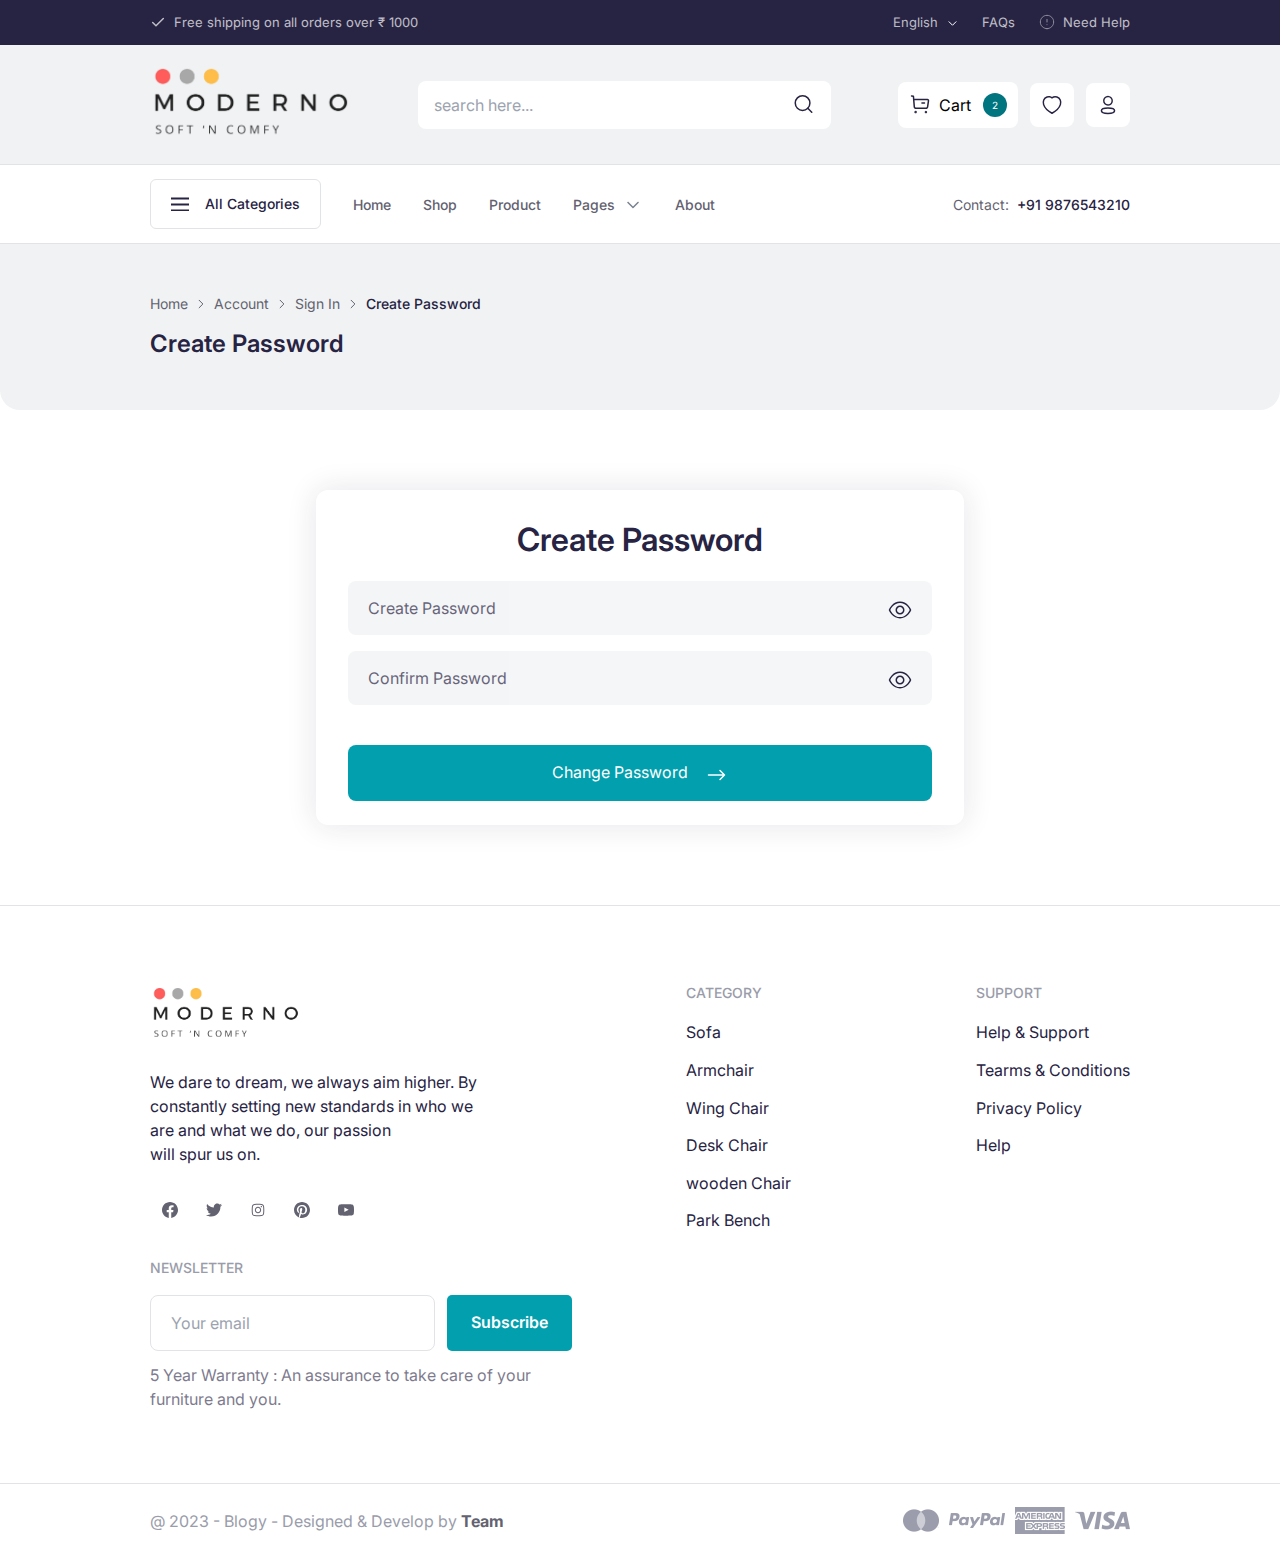
<file: Moderno/change-password.html>
<!DOCTYPE html>
<html lang="en">

<head>
    <meta charset="UTF-8">
    <meta http-equiv="X-UA-Compatible" content="IE=edge">
    <meta name="viewport" content="width=device-width, initial-scale=1.0">

    <title>Moderno</title>
    <link rel="icon" href="./public/assets/images/all-img/Soft.png" type="image/icon type">

    <!-- google fonts -->
    <link rel="preconnect" href="https://fonts.googleapis.com">
    <link rel="preconnect" href="https://fonts.gstatic.com" crossorigin>
    <link href="https://fonts.googleapis.com/css2?family=Inter:wght@300;400;500;600;700&display=swap" rel="stylesheet">

    <!-- css link here  -->
    <link rel="stylesheet" href="./public/assets/plugins/css/swipper.css">
    <link rel="stylesheet" href="./public/assets/plugins/css/select2.css">
    <link rel="stylesheet" href="./public/css/tailwind.css">
    <link rel="stylesheet" href="./public/css/styles.css">
    <link rel="stylesheet" href="./public/css/responsive.css">
</head>

<body class="font-display">
    <!-- header area start -->
    <header class="font-display">
        <div id="header-sticky" class="">
            <div class="top-header bg-secondary">
                <div class="container px-3 md:px-5 xl:px-0">
                    <div class="py-3.5 flex justify-center sm:justify-between">
                        <p class="sm:flex gap-2 items-center text-[13px] leading-[110%] text-white opacity-70 hidden">
                            <span>
                                <svg width="16" height="17" viewBox="0 0 16 17" fill="none" xmlns="http://www.w3.org/2000/svg">
                                    <path d="M13.3334 4.5L6.00002 11.8333L2.66669 8.5" stroke="white" stroke-width="1.5" stroke-linecap="round" stroke-linejoin="round" />
                                </svg>
                            </span>
                            <span>Free shipping on all orders over &#8377 1000</span>
                        </p>
                        <div>
                            <ul class="flex gap-6 items-center">
                                <li class="inline-flex items-center text-white-50 justify-center relative language">
                                    <select class="custom-select" name="state">
                                        <option value="AL">English</option>
                                        <option value="WY">Hindi</option>
                                    </select>
                                </li>
                                <li class="inline-flex items-center justify-center">
                                    <a href="#" class="inline-flex gap-2 items-center text-white opacity-70 text-[13px] leading-[130%]">FAQs</a>
                                </li>
                                <li class="inline-flex items-center justify-center">
                                    <a href="#" class="inline-flex gap-2 items-center text-white opacity-70 text-[13px] leading-[130%]">
                                        <span>
                                            <svg width="16" height="16" viewBox="0 0 16 16" fill="none" xmlns="http://www.w3.org/2000/svg">
                                                <g opacity="0.7" clip-path="url(#clip0_906_1673)">
                                                    <path d="M7.99992 14.6667C11.6818 14.6667 14.6666 11.6819 14.6666 8C14.6666 4.3181 11.6818 1.33333 7.99992 1.33333C4.31802 1.33333 1.33325 4.3181 1.33325 8C1.33325 11.6819 4.31802 14.6667 7.99992 14.6667Z" stroke="white" stroke-linecap="round" stroke-linejoin="round" />
                                                    <path d="M8 5.33333V8" stroke="white" stroke-linecap="round" stroke-linejoin="round" />
                                                    <path d="M8 10.6667H8.00615" stroke="white" stroke-linecap="round" stroke-linejoin="round" />
                                                </g>
                                                <defs>
                                                    <clipPath id="clip0_906_1673">
                                                        <rect width="16" height="16" fill="white" />
                                                    </clipPath>
                                                </defs>
                                            </svg>
                                        </span>
                                        <span>Need Help</span>
                                    </a>
                                </li>
                            </ul>
                        </div>
                    </div>
                </div>
            </div>
            <div class="main-header bg-grayscales-500 lg:border-none border-b border-grayscales-700">
                <div class="container px-3 md:px-5 xl:px-0">
                    <div class="flex justify-between items-center py-5">
                        <div>
                            <a href="index.html">
                                <img src="./public/assets/images/all-img/logo2.png" alt="" width="200px">
                            </a>
                        </div>
                        <div class="lg:max-w-[413px] lg:block hidden w-full">
                            <div class="relative">
                                <input type="text" id="search" placeholder="search here..." class="block w-full bg-white focus:outline-none border-0 px-4 py-3 rounded-lg focus:ring-2 ring-[#029FAE]">
                                <label for="search" class="absolute right-4 top-3">
                                    <svg width="23" height="22" viewBox="0 0 23 22" fill="none" xmlns="http://www.w3.org/2000/svg">
                                        <path d="M10.5833 17.4167C14.6334 17.4167 17.9167 14.1334 17.9167 10.0833C17.9167 6.03325 14.6334 2.75 10.5833 2.75C6.53325 2.75 3.25 6.03325 3.25 10.0833C3.25 14.1334 6.53325 17.4167 10.5833 17.4167Z" stroke="#272343" stroke-width="1.5" stroke-linecap="round" stroke-linejoin="round" />
                                        <path d="M19.75 19.25L15.7625 15.2625" stroke="#272343" stroke-width="1.5" stroke-linecap="round" stroke-linejoin="round" />
                                    </svg>
                                </label>
                            </div>
                        </div>
                        <div class="lg:block hidden">
                            <ul class="flex items-center gap-3">
                                <li class="relative">
                                    <a href="#" class="inline-flex gap-2 bg-white rounded-lg p-[11px]" id="addToCart">
                                        <span><svg width="22" height="22" viewBox="0 0 22 22" fill="none" xmlns="http://www.w3.org/2000/svg">
                                                <path d="M2.52087 2.97916L4.42754 3.30916L5.31029 13.8261C5.3442 14.2399 5.5329 14.6258 5.83873 14.9066C6.14457 15.1875 6.54506 15.3427 6.96029 15.3413H16.9611C17.3587 15.3418 17.7431 15.1986 18.0436 14.9383C18.344 14.6779 18.5404 14.3178 18.5965 13.9242L19.4673 7.91266C19.4905 7.75279 19.482 7.58991 19.4422 7.43333C19.4024 7.27675 19.3322 7.12955 19.2354 7.00015C19.1387 6.87074 19.0175 6.76167 18.8786 6.67917C18.7397 6.59667 18.5859 6.54235 18.426 6.51933C18.3673 6.51291 4.73371 6.50833 4.73371 6.50833" stroke="#272343" stroke-width="1.5" stroke-linecap="round" stroke-linejoin="round" />
                                                <path d="M12.948 9.89542H15.4899" stroke="#272343" stroke-width="1.5" stroke-linecap="round" stroke-linejoin="round" />
                                                <path fill-rule="evenodd" clip-rule="evenodd" d="M6.55786 18.5194C6.62508 18.5165 6.69219 18.5273 6.75515 18.551C6.81811 18.5748 6.87562 18.611 6.9242 18.6575C6.97279 18.7041 7.01145 18.76 7.03787 18.8219C7.06428 18.8837 7.0779 18.9503 7.0779 19.0176C7.0779 19.0849 7.06428 19.1515 7.03787 19.2134C7.01145 19.2753 6.97279 19.3312 6.9242 19.3777C6.87562 19.4243 6.81811 19.4605 6.75515 19.4842C6.69219 19.508 6.62508 19.5187 6.55786 19.5158C6.42942 19.5103 6.30808 19.4554 6.21914 19.3626C6.13021 19.2698 6.08057 19.1462 6.08057 19.0176C6.08057 18.8891 6.13021 18.7655 6.21914 18.6726C6.30808 18.5798 6.42942 18.5249 6.55786 18.5194Z" fill="#272343" stroke="#272343" stroke-width="1.5" stroke-linecap="round" stroke-linejoin="round" />
                                                <path fill-rule="evenodd" clip-rule="evenodd" d="M16.8988 18.5194C17.0312 18.5194 17.1583 18.5721 17.252 18.6657C17.3457 18.7594 17.3983 18.8865 17.3983 19.019C17.3983 19.1515 17.3457 19.2786 17.252 19.3723C17.1583 19.4659 17.0312 19.5186 16.8988 19.5186C16.7663 19.5186 16.6392 19.4659 16.5455 19.3723C16.4518 19.2786 16.3992 19.1515 16.3992 19.019C16.3992 18.8865 16.4518 18.7594 16.5455 18.6657C16.6392 18.5721 16.7663 18.5194 16.8988 18.5194Z" fill="#272343" stroke="#272343" stroke-width="1.5" stroke-linecap="round" stroke-linejoin="round" />
                                            </svg>
                                        </span>
                                        <span>Cart</span>
                                        <span class="bg-dark-accents text-white rounded-full py-[3px] px-[9px] ml-1 inline-flex justify-center items-center text-[10px] leading-[100%]">2</span>
                                    </a>
                                    <div class="cart-content">
                                        <ul class="p-6">
                                            <li class="pb-4">
                                                <div class="flex items-center justify-between">
                                                    <div class="flex items-center gap-1">
                                                        <div>
                                                            <img src="./public/assets/images/all-img/cart-01.png" alt="">
                                                        </div>
                                                        <div class="px-2">
                                                            <h2 class="text-gray-black"><span>Isolate Sofa Chair</span> <span class="text-[#636270]">x3</span></h2>
                                                            <p class="text-gray-black font-semibold mb-0">&#8377 12000</p>
                                                        </div>
                                                    </div>
                                                    <div>
                                                        <button class="hover:bg-[#F0F2F3] bg-transparent p-2 hover:text-gray-black rounded-full text-[#9A9CAA] transition-all duration-500">
                                                            <svg width="28" height="28" viewBox="0 0 28 28" fill="none" xmlns="http://www.w3.org/2000/svg">
                                                                <path d="M10 10L14 14M14 14L18 10M14 14L10 18M14 14L18 18" stroke="currentColor" stroke-width="1.5" stroke-linecap="round" stroke-linejoin="round" />
                                                            </svg>
                                                        </button>
                                                    </div>
                                                </div>
                                            </li>
                                            <li class="py-4">
                                                <div class="flex items-center justify-between">
                                                    <div class="flex items-center gap-1">
                                                        <div>
                                                            <img src="./public/assets/images/all-img/cart-02.png" alt="">
                                                        </div>
                                                        <div class="px-2">
                                                            <h2 class="text-gray-black"><span>Wing Chair</span> <span class="text-[#636270]">x5</span></h2>
                                                            <p class="text-gray-black font-semibold mb-0">&#8377 1500</p>
                                                        </div>
                                                    </div>
                                                    <div>
                                                        <button class="hover:bg-[#F0F2F3] bg-transparent p-2 hover:text-gray-black rounded-full text-[#9A9CAA] transition-all duration-500">
                                                            <svg width="28" height="28" viewBox="0 0 28 28" fill="none" xmlns="http://www.w3.org/2000/svg">
                                                                <path d="M10 10L14 14M14 14L18 10M14 14L10 18M14 14L18 18" stroke="currentColor" stroke-width="1.5" stroke-linecap="round" stroke-linejoin="round" />
                                                            </svg>
                                                        </button>
                                                    </div>
                                                </div>
                                            </li>
                                            <div class="flex justify-between items-center py-2 mb-4">
                                                <p class="text-[#636270] text-lg">2 Products</p>
                                                <p class="text-gray-black text-xl font-medium">&#8377 43500</p>
                                            </div>
                                            <div class="flex justify-between items-center">
                                                <a href="shopping-cart.html" class="btn-transparent">View Cart</a>
                                                <a href="checkout-shopping.html" class="btn-primary">Checkout</a>
                                            </div>
                                        </ul>
                                    </div>
                                </li>
                                <li class="inline-flex items-center justify-center">
                                    <a href="wishlist.html" class="bg-white text-gray-black hover:text-[#007580] rounded-lg p-[11px]">
                                        <svg width="22" height="22" viewBox="0 0 22 22" fill="none" xmlns="http://www.w3.org/2000/svg">
                                            <path fill-rule="evenodd" clip-rule="evenodd" d="M2.63262 10.6315C1.64903 7.56067 2.79762 4.05075 6.02245 3.01217C6.85867 2.74459 7.74676 2.68086 8.61262 2.82629C9.47849 2.97172 10.297 3.32208 10.9999 3.84817C12.3337 2.81692 14.2743 2.46858 15.9683 3.01217C19.1922 4.05075 20.349 7.56067 19.3664 10.6315C17.8355 15.499 10.9999 19.2482 10.9999 19.2482C10.9999 19.2482 4.21478 15.5558 2.63262 10.6315V10.6315Z" stroke="currentColor" stroke-width="1.5" stroke-linecap="round" stroke-linejoin="round" />
                                        </svg>
                                    </a>
                                </li>
                                <li class="relative">
                                    <button class="bg-white text-gray-black hover:text-[#007580] rounded-lg p-[11px] user-profile">
                                        <svg width="22" height="22" viewBox="0 0 22 22" fill="none" xmlns="http://www.w3.org/2000/svg">
                                            <path fill-rule="evenodd" clip-rule="evenodd" d="M10.9862 14.0672C7.44053 14.0672 4.4137 14.6034 4.4137 16.7503C4.4137 18.8971 7.42128 19.4526 10.9862 19.4526C14.5309 19.4526 17.5587 18.9154 17.5587 16.7695C17.5587 14.6236 14.5502 14.0672 10.9862 14.0672V14.0672Z" stroke="currentColor" stroke-width="1.5" stroke-linecap="round" stroke-linejoin="round" />
                                            <path fill-rule="evenodd" clip-rule="evenodd" d="M10.9862 11.0055C11.8195 11.0055 12.634 10.7584 13.3268 10.2955C14.0197 9.83255 14.5597 9.17457 14.8785 8.40475C15.1974 7.63492 15.2808 6.78783 15.1183 5.97058C14.9557 5.15334 14.5545 4.40266 13.9653 3.81346C13.3761 3.22426 12.6254 2.82301 11.8081 2.66045C10.9909 2.49789 10.1438 2.58132 9.37397 2.9002C8.60415 3.21907 7.94617 3.75906 7.48324 4.45188C7.02031 5.14471 6.77322 5.95925 6.77322 6.7925C6.76932 7.90581 7.20779 8.97508 7.99218 9.76515C8.77657 10.5552 9.84266 11.0014 10.956 11.0055H10.9862Z" stroke="currentColor" stroke-width="1.429" stroke-linecap="round" stroke-linejoin="round" />
                                        </svg>
                                    </button>
                                    <div class="profile-content">
                                        <ul class="py-3">
                                            <div class="px-3 shadow-[0px_1px_0px_#E1E3E6]">
                                                <li>
                                                    <a href="sign-in.html">Sign In</a>
                                                </li>
                                                <li>
                                                    <a href="sign-up.html">Create a Account</a>
                                                </li>
                                            </div>
                                            <div class="px-3 shadow-[0px_1px_0px_#E1E3E6]">
                                                <li>
                                                    <a href="account-setting.html">Account Settings</a>
                                                </li>
                                                <li>
                                                    <a href="order-history.html">Order History</a>
                                                </li>
                                            </div>
                                            <div class="px-3 shadow-[0px_1px_0px_#E1E3E6]">
                                                <li>
                                                    <a href="wishlist.html">Wishlist</a>
                                                </li>
                                                <li>
                                                    <a href="shopping-cart.html">Shopping Cart</a>
                                                </li>
                                            </div>
                                            <div class="px-3">
                                                <li>
                                                    <a href="#">Logout</a>
                                                </li>
                                            </div>
                                        </ul>
                                    </div>
                                </li>
                            </ul>
                        </div>
                        <div class="lg:hidden inline-block hamburger-btn" id="hamburger-btn">
                            <span></span>
                            <span></span>
                            <span></span>
                        </div>
                    </div>
                </div>
            </div>
        </div>
        <div class="bottom-header bg-white shadow-[0px_1px_0px_#E1E3E6] relative z-30 hidden lg:block">
            <div class="container px-3 md:px-5 xl:px-0">
                <div class="py-3.5 flex justify-between items-center">
                    <div class="flex gap-8 items-center">
                        <div class="relative">
                            <button class="max-h-12 inline-flex items-center justify-center gap-4 py-3.5 px-5 border border-grayscales-700 rounded-md custom-dropdown text-gray-black text-sm leading-4 font-medium font-display">
                                <span class="text-gray-black inline-flex">
                                    <svg width="18" height="14" viewBox="0 0 18 14" fill="none" xmlns="http://www.w3.org/2000/svg">
                                        <path d="M18 2.5H0V0.5H18V2.5Z" fill="currentColor" />
                                        <path d="M18 8.5H0V6.5H18V8.5Z" fill="currentColor" />
                                        <path d="M18 14.5H0V12.5H18V14.5Z" fill="currentColor" />
                                    </svg>
                                </span>
                                <span class="text-gray-black inline-flex">All Categories</span>
                            </button>
                            <div class="dropdown-content">
                                <ul class="p-3">
                                    <li>
                                        <a href="products.html">Wodden</a>
                                    </li>
                                    <li>
                                        <a href="products.html">Partex</a>
                                    </li>
                                    <li>
                                        <a href="products.html">Plywood</a>
                                    </li>
                                    <li>
                                        <a href="products.html">Segun</a>
                                    </li>
                                </ul>
                            </div>
                        </div>

                        <ul class="lg:flex gap-8 items-center hidden main-menu">
                            <li>
                                <a href="index.html">Home</a>
                            </li>
                            <li>
                                <a href="products.html">Shop</a>
                            </li>
                            <li>
                                <a href="product-details.html">Product</a>
                            </li>
                            <li class="relative">
                                <a href="javascript:void(0);" class="inline-flex gap-2 items-center">Pages
                                    <span>
                                    <img src="./public/assets/images/all-img/select-arrow.png" alt="">     
                                    </span>
                                </a>
                                <ul>
                                    <!-- <li>
                                        <a href="404.html">404</a>
                                    </li> -->
                                    <li>
                                        <a href="account-setting.html">Account Setting</a>
                                    </li>
                                    <li>
                                        <a href="sign-in.html">Sign In</a>
                                    </li>
                                    <li>
                                        <a href="sign-up.html">Sign Up</a>
                                    </li>
                                    <li>
                                        <a href="forget-password.html">Forget Password</a>
                                    </li>
                                    <li>
                                        <a href="change-password.html">Change Password</a>
                                    </li>
                                    <li>
                                        <a href="products.html">Product List</a>
                                    </li>
                                    <li>
                                        <a href="product-details.html">Product Details</a>
                                    </li>
                                    <li>
                                        <a href="shopping-cart.html">Shopping Cart</a>
                                    </li>
                                    <li>
                                        <a href="wishlist.html">Wishlist</a>
                                    </li>
                                    <li>
                                        <a href="checkout-billing.html">Checkout Billing</a>
                                    </li>
                                    <li>
                                        <a href="checkout-shopping.html">Checkout Shoping</a>
                                    </li>
                                </ul>
                            </li>
                            <li>
                                <a href="">About</a>
                            </li>
                        </ul>
                    </div>
                    <div>
                        <p class="text-grayscales-900 inline-flex gap-2 items-center text-sm font-display"><span>Contact:</span><span class="text-secondary font-medium">+91 9876543210</span></p>
                    </div>
                </div>
            </div>
        </div>
        <!-- Mobile Menu Area Start -->
        <div class="nav-menu" id="nav-menu">
            <div class="flex justify-between  items-center px-3 py-4 mb-4">
                <div>
                    <a href="#">
                        <img src="./public/assets/images/all-img/logo-sm.png" alt="">
                    </a>
                </div>
                <ul class="flex items-center gap-3">
                    <li>
                        <a href="#" class="inline-flex gap-2 bg-white rounded-lg p-[11px] relative">
                            <span>
                                <svg width="22" height="22" viewBox="0 0 22 22" fill="none" xmlns="http://www.w3.org/2000/svg">
                                    <path d="M2.52087 2.97916L4.42754 3.30916L5.31029 13.8261C5.3442 14.2399 5.5329 14.6258 5.83873 14.9066C6.14457 15.1875 6.54506 15.3427 6.96029 15.3413H16.9611C17.3587 15.3418 17.7431 15.1986 18.0436 14.9383C18.344 14.6779 18.5404 14.3178 18.5965 13.9242L19.4673 7.91266C19.4905 7.75279 19.482 7.58991 19.4422 7.43333C19.4024 7.27675 19.3322 7.12955 19.2354 7.00015C19.1387 6.87074 19.0175 6.76167 18.8786 6.67917C18.7397 6.59667 18.5859 6.54235 18.426 6.51933C18.3673 6.51291 4.73371 6.50833 4.73371 6.50833" stroke="#272343" stroke-width="1.5" stroke-linecap="round" stroke-linejoin="round" />
                                    <path d="M12.948 9.89542H15.4899" stroke="#272343" stroke-width="1.5" stroke-linecap="round" stroke-linejoin="round" />
                                    <path fill-rule="evenodd" clip-rule="evenodd" d="M6.55786 18.5194C6.62508 18.5165 6.69219 18.5273 6.75515 18.551C6.81811 18.5748 6.87562 18.611 6.9242 18.6575C6.97279 18.7041 7.01145 18.76 7.03787 18.8219C7.06428 18.8837 7.0779 18.9503 7.0779 19.0176C7.0779 19.0849 7.06428 19.1515 7.03787 19.2134C7.01145 19.2753 6.97279 19.3312 6.9242 19.3777C6.87562 19.4243 6.81811 19.4605 6.75515 19.4842C6.69219 19.508 6.62508 19.5187 6.55786 19.5158C6.42942 19.5103 6.30808 19.4554 6.21914 19.3626C6.13021 19.2698 6.08057 19.1462 6.08057 19.0176C6.08057 18.8891 6.13021 18.7655 6.21914 18.6726C6.30808 18.5798 6.42942 18.5249 6.55786 18.5194Z" fill="#272343" stroke="#272343" stroke-width="1.5" stroke-linecap="round" stroke-linejoin="round" />
                                    <path fill-rule="evenodd" clip-rule="evenodd" d="M16.8988 18.5194C17.0312 18.5194 17.1583 18.5721 17.252 18.6657C17.3457 18.7594 17.3983 18.8865 17.3983 19.019C17.3983 19.1515 17.3457 19.2786 17.252 19.3723C17.1583 19.4659 17.0312 19.5186 16.8988 19.5186C16.7663 19.5186 16.6392 19.4659 16.5455 19.3723C16.4518 19.2786 16.3992 19.1515 16.3992 19.019C16.3992 18.8865 16.4518 18.7594 16.5455 18.6657C16.6392 18.5721 16.7663 18.5194 16.8988 18.5194Z" fill="#272343" stroke="#272343" stroke-width="1.5" stroke-linecap="round" stroke-linejoin="round" />
                                </svg>
                            </span>
                            <span class="bg-dark-accents absolute -top-1 right-0 text-white rounded-full px-2 py-1.5 inline-flex justify-center items-center text-[10px] leading-[100%]">2</span>
                        </a>
                    </li>
                    <li>
                        <a href="#" class="bg-white text-gray-black flex hover:text-[#007580] rounded-lg p-[11px]">
                            <svg width="22" height="22" viewBox="0 0 22 22" fill="none" xmlns="http://www.w3.org/2000/svg">
                                <path fill-rule="evenodd" clip-rule="evenodd" d="M2.63262 10.6315C1.64903 7.56067 2.79762 4.05075 6.02245 3.01217C6.85867 2.74459 7.74676 2.68086 8.61262 2.82629C9.47849 2.97172 10.297 3.32208 10.9999 3.84817C12.3337 2.81692 14.2743 2.46858 15.9683 3.01217C19.1922 4.05075 20.349 7.56067 19.3664 10.6315C17.8355 15.499 10.9999 19.2482 10.9999 19.2482C10.9999 19.2482 4.21478 15.5558 2.63262 10.6315V10.6315Z" stroke="currentColor" stroke-width="1.5" stroke-linecap="round" stroke-linejoin="round" />
                            </svg>
                        </a>
                    </li>
                    <li class="relative">
                        <button class="bg-white text-gray-black hover:text-[#007580] rounded-lg p-[11px] user-profile">
                            <svg width="22" height="22" viewBox="0 0 22 22" fill="none" xmlns="http://www.w3.org/2000/svg">
                                <path fill-rule="evenodd" clip-rule="evenodd" d="M10.9862 14.0672C7.44053 14.0672 4.4137 14.6034 4.4137 16.7503C4.4137 18.8971 7.42128 19.4526 10.9862 19.4526C14.5309 19.4526 17.5587 18.9154 17.5587 16.7695C17.5587 14.6236 14.5502 14.0672 10.9862 14.0672V14.0672Z" stroke="currentColor" stroke-width="1.5" stroke-linecap="round" stroke-linejoin="round" />
                                <path fill-rule="evenodd" clip-rule="evenodd" d="M10.9862 11.0055C11.8195 11.0055 12.634 10.7584 13.3268 10.2955C14.0197 9.83255 14.5597 9.17457 14.8785 8.40475C15.1974 7.63492 15.2808 6.78783 15.1183 5.97058C14.9557 5.15334 14.5545 4.40266 13.9653 3.81346C13.3761 3.22426 12.6254 2.82301 11.8081 2.66045C10.9909 2.49789 10.1438 2.58132 9.37397 2.9002C8.60415 3.21907 7.94617 3.75906 7.48324 4.45188C7.02031 5.14471 6.77322 5.95925 6.77322 6.7925C6.76932 7.90581 7.20779 8.97508 7.99218 9.76515C8.77657 10.5552 9.84266 11.0014 10.956 11.0055H10.9862Z" stroke="currentColor" stroke-width="1.429" stroke-linecap="round" stroke-linejoin="round" />
                            </svg>
                        </button>
                        <div class="profile-content">
                            <ul>
                                <li>
                                    <a href="products.html">Wodden</a>
                                </li>
                                <li>
                                    <a href="products.html">Partex</a>
                                </li>
                                <li>
                                    <a href="products.html">Plywood</a>
                                </li>
                                <li>
                                    <a href="products.html">Segun</a>
                                </li>
                            </ul>
                        </div>
                    </li>
                    <li>
                        <span class="hamburger-btn-close bg-[#F7F7F9] text-black w-[44px] h-[44px] rounded-full flex items-center justify-center" id="hamburger-btn-close">
                            <svg width="12" height="12" viewBox="0 0 12 12" fill="none" xmlns="http://www.w3.org/2000/svg">
                                <path d="M11 1L1 11" stroke="currentColor" stroke-width="1.5" stroke-linecap="round" stroke-linejoin="round"></path>
                                <path d="M1 1L11 11" stroke="currentColor" stroke-width="1.5" stroke-linecap="round" stroke-linejoin="round"></path>
                            </svg>
                        </span>
                    </li>
                </ul>
            </div>
            <div class="px-3 mb-4">
                <div class="lg:max-w-[413px] w-full">
                    <div class="relative">
                        <input type="text" placeholder="search here..." class="block w-full bg-grayscales-500 focus:outline-none border-0 px-4 py-3 rounded-lg">
                        <span class="absolute right-4 top-3">
                            <svg width="23" height="22" viewBox="0 0 23 22" fill="none" xmlns="http://www.w3.org/2000/svg">
                                <path d="M10.5833 17.4167C14.6334 17.4167 17.9167 14.1334 17.9167 10.0833C17.9167 6.03325 14.6334 2.75 10.5833 2.75C6.53325 2.75 3.25 6.03325 3.25 10.0833C3.25 14.1334 6.53325 17.4167 10.5833 17.4167Z" stroke="#272343" stroke-width="1.5" stroke-linecap="round" stroke-linejoin="round" />
                                <path d="M19.75 19.25L15.7625 15.2625" stroke="#272343" stroke-width="1.5" stroke-linecap="round" stroke-linejoin="round" />
                            </svg>
                        </span>
                    </div>
                </div>
            </div>
            <!-- menu -->
            <div>
                <nav class="tabs flex flex-row">
                    <button data-target="panel-1" class="tab rounded-none w-1/2 active text-gray-600 py-4 px-6 block hover:text-blue-500 focus:outline-none text-blue-500 border-b-2 font-medium border-blue-500">
                        Menu
                    </button>
                    <button data-target="panel-2" class="tab rounded-none w-1/2 ext-gray-600 py-4 px-6 block hover:text-blue-500 focus:outline-none border-b-2 font-medium border-blue-500">
                        Categories
                    </button>
                </nav>
            </div>

            <div id="panels">
                <div class="panel-1 tab-content active">
                    <ul class="flex flex-col items-center">
                        <li class="w-full block">
                            <a href="" class="border-b border-[#029FAE] block px-3 py-2">Home</a>
                        </li>
                        <li class="w-full block">
                            <a href="" class="border-b border-[#029FAE] block px-3 py-2">Shop</a>
                        </li>
                        <li class="w-full block">
                            <a href="" class="border-b border-[#029FAE] block px-3 py-2">Product</a>
                        </li>
                        <li class="w-full block">
                            <a href="" class="border-b border-[#029FAE] block px-3 py-2">Pages</a>
                        </li>
                        <li class="w-full block">
                            <a href="" class="border-b border-[#029FAE] block px-3 py-2">About</a>
                        </li>
                    </ul>
                </div>
                <div class="panel-2 tab-content py-5">
                    <ul>
                        <li>
                            <a href="products.html" class="border-b border-[#029FAE] block px-3 py-2">Wodden</a>
                        </li>
                        <li>
                            <a href="products.html" class="border-b border-[#029FAE] block px-3 py-2">Partex</a>
                        </li>
                        <li>
                            <a href="products.html" class="border-b border-[#029FAE] block px-3 py-2">Plywood</a>
                        </li>
                        <li>
                            <a href="products.html" class="border-b border-[#029FAE] block px-3 py-2">Segun</a>
                        </li>
                    </ul>
                </div>
            </div>
        </div>
        <!-- Mobile Menu Area End -->
        <div class="overlay" id="overlay"></div>
    </header>
    <!-- header area end -->

    <!-- Breadcrumb Start -->
    <div class="breadcrumb">
        <div class="container">
            <div class="flex items-center gap-1 py-[1.5px]">
                <a href="#" class="text-[14px] font-normal leading-[110%] text-dark-gray">Home</a>

                <svg width="18" height="18" viewBox="0 0 18 18" fill="none" xmlns="http://www.w3.org/2000/svg">
                    <path d="M7.125 5.25L10.875 9L7.125 12.75" stroke="#636270" stroke-linecap="round" stroke-linejoin="round" />
                </svg>

                <a href="#" class="text-[14px] font-normal leading-[110%] text-dark-gray">Account</a>

                <svg width="18" height="18" viewBox="0 0 18 18" fill="none" xmlns="http://www.w3.org/2000/svg">
                    <path d="M7.125 5.25L10.875 9L7.125 12.75" stroke="#636270" stroke-linecap="round" stroke-linejoin="round" />
                </svg>
                <a href="#" class="text-[14px] font-normal leading-[110%] text-dark-gray">Sign In</a>

                <svg width="18" height="18" viewBox="0 0 18 18" fill="none" xmlns="http://www.w3.org/2000/svg">
                    <path d="M7.125 5.25L10.875 9L7.125 12.75" stroke="#636270" stroke-linecap="round" stroke-linejoin="round" />
                </svg>

                <span class="text-[14px] font-medium leading-[110%] font-display text-gray-black inline-block">Create Password</span>
            </div>

            <h2 class="pt-[13.5px] text-2xl font-semibold text-gray-black font-display">Create Password</h2>
        </div>
    </div>
    <!-- Breadcrumb End -->

    <!-- Sign In Form Start -->
    <div class="container py-20">
        <div class="sign_in">
            <h2 class="text-center text-gray-black  xl:text-[32px] text-[20px] font-semibold font-display">Create Password</h2>
            <div class="form">
                <form action="" class="">
                    <div class=" relative">
                        <input type="password" placeholder="Create Password" class="form_password focus:outline-none  focus:ring-2 focus:ring-accents font-display transition duration-300 ease-in-out" id="CreatePasswordInput" name="password">

                        <span class="absolute top-[17px] right-5 cursor-pointer ">

                            <svg id="create-icon-show" onclick="CreatePasswordIcon()" width="24" height="24" viewBox="0 0 24 24" fill="none" xmlns="http://www.w3.org/2000/svg">
                                <path d="M12 4.24902C4.5 4.24902 1.5 11.9999 1.5 11.9999C1.5 11.9999 4.5 19.749 12 19.749C19.5 19.749 22.5 11.9999 22.5 11.9999C22.5 11.9999 19.5 4.24902 12 4.24902V4.24902Z" stroke="#272343" stroke-width="1.5" stroke-linecap="round" stroke-linejoin="round" />
                                <path d="M12 15.75C12.9946 15.75 13.9484 15.3549 14.6517 14.6517C15.3549 13.9484 15.75 12.9946 15.75 12C15.75 11.0054 15.3549 10.0516 14.6517 9.34835C13.9484 8.64509 12.9946 8.25 12 8.25C11.0054 8.25 10.0516 8.64509 9.34835 9.34835C8.64509 10.0516 8.25 11.0054 8.25 12C8.25 12.9946 8.64509 13.9484 9.34835 14.6517C10.0516 15.3549 11.0054 15.75 12 15.75V15.75Z" stroke="#272343" stroke-width="1.5" stroke-linecap="round" stroke-linejoin="round" />
                            </svg>

                            <svg class="mt-[10px]" id="create-icon-hide" onclick="CreatePasswordIcon()" width="20" height="10" viewBox="0 0 20 10" fill="none" xmlns="http://www.w3.org/2000/svg">
                                <path d="M16.858 2.93481L18.9963 6.63906" stroke="#272343" stroke-width="1.5" stroke-linecap="round" stroke-linejoin="round" />
                                <path d="M12.4547 4.99353L13.1215 8.77578" stroke="#272343" stroke-width="1.5" stroke-linecap="round" stroke-linejoin="round" />
                                <path d="M7.53701 4.99133L6.86951 8.77433" stroke="#272343" stroke-width="1.5" stroke-linecap="round" stroke-linejoin="round" />
                                <path d="M3.13825 2.9325L0.989502 6.6525" stroke="#272343" stroke-width="1.5" stroke-linecap="round" stroke-linejoin="round" />
                                <path d="M1 0.83252C2.575 2.78252 5.4655 5.25002 10 5.25002C14.5345 5.25002 17.4235 2.78252 19 0.83252" stroke="#272343" stroke-width="1.5" stroke-linecap="round" stroke-linejoin="round" />
                            </svg>

                        </span>

                    </div>

                    <div class="relative">
                        <input type="password" placeholder="Confirm Password" class="form_password focus:outline-none focus:ring-2 focus:ring-accents font-display transition duration-300 ease-in-out" id="myInput" name="password">

                        <span class="absolute top-[17px] right-5 cursor-pointer ">

                            <svg id="icon-show" onclick="PasswordIcon()" width="24" height="24" viewBox="0 0 24 24" fill="none" xmlns="http://www.w3.org/2000/svg">
                                <path d="M12 4.24902C4.5 4.24902 1.5 11.9999 1.5 11.9999C1.5 11.9999 4.5 19.749 12 19.749C19.5 19.749 22.5 11.9999 22.5 11.9999C22.5 11.9999 19.5 4.24902 12 4.24902V4.24902Z" stroke="#272343" stroke-width="1.5" stroke-linecap="round" stroke-linejoin="round" />
                                <path d="M12 15.75C12.9946 15.75 13.9484 15.3549 14.6517 14.6517C15.3549 13.9484 15.75 12.9946 15.75 12C15.75 11.0054 15.3549 10.0516 14.6517 9.34835C13.9484 8.64509 12.9946 8.25 12 8.25C11.0054 8.25 10.0516 8.64509 9.34835 9.34835C8.64509 10.0516 8.25 11.0054 8.25 12C8.25 12.9946 8.64509 13.9484 9.34835 14.6517C10.0516 15.3549 11.0054 15.75 12 15.75V15.75Z" stroke="#272343" stroke-width="1.5" stroke-linecap="round" stroke-linejoin="round" />
                            </svg>

                            <svg class="mt-[10px]" id="icon-hide" onclick="PasswordIcon()" width="20" height="10" viewBox="0 0 20 10" fill="none" xmlns="http://www.w3.org/2000/svg">
                                <path d="M16.858 2.93481L18.9963 6.63906" stroke="#272343" stroke-width="1.5" stroke-linecap="round" stroke-linejoin="round" />
                                <path d="M12.4547 4.99353L13.1215 8.77578" stroke="#272343" stroke-width="1.5" stroke-linecap="round" stroke-linejoin="round" />
                                <path d="M7.53701 4.99133L6.86951 8.77433" stroke="#272343" stroke-width="1.5" stroke-linecap="round" stroke-linejoin="round" />
                                <path d="M3.13825 2.9325L0.989502 6.6525" stroke="#272343" stroke-width="1.5" stroke-linecap="round" stroke-linejoin="round" />
                                <path d="M1 0.83252C2.575 2.78252 5.4655 5.25002 10 5.25002C14.5345 5.25002 17.4235 2.78252 19 0.83252" stroke="#272343" stroke-width="1.5" stroke-linecap="round" stroke-linejoin="round" />
                            </svg>

                        </span>

                    </div>

                    <button class="form_btn w-full">
                        Change Password
                        <span>
                            <svg width="25" height="24" viewBox="0 0 25 24" fill="none" xmlns="http://www.w3.org/2000/svg">
                                <path d="M16 7.5L20.5 12M20.5 12L16 16.5M20.5 12H4.5" stroke="white" stroke-width="1.5" stroke-linecap="round" stroke-linejoin="round" />
                            </svg>
                        </span>
                    </button>
                </form>

            </div>
        </div>
    </div>
    <!-- Sign In Form End -->

    <!-- footer area start -->
    <footer>
        <div class="footer-top xl:pt-20 xl:pb-[60px] py-6 sm:py-8 md:py-12 shadow-[inset_0px_1px_0px_#E1E3E6]">
            <div class="container px-3 md:px-5 xl:px-0">
                <div class=" flex flex-wrap gap-y-6 justify-between">
                    <div class="footer-widget max-w-[350px]">
                        <div class="lg:mb-6 mb-4">
                            <a href="#">
                                <img src="./public/assets/images/all-img/logo2.png" alt="" width="150px">
                            </a>
                        </div>
                        <p class="lg:mb-6 mb-4 text-gray-black text-base">We dare to dream, we always aim higher. By constantly setting new standards in who we are and what we do, our passion will spur us on.</p>
                        <ul class="flex gap-1">
                            <li>
                                <a href="#" class="text-[#636270] p-[11px] rounded-full border border-transparent hover:text-[#007580] hover:border-[#007580] transition-all duration-500">
                                    <svg width="16" height="16" viewBox="0 0 16 16" fill="none" xmlns="http://www.w3.org/2000/svg">
                                        <g clip-path="url(#clip0_1101_2875)">
                                            <path d="M16 8C16 3.58167 12.4183 0 8 0C3.58167 0 0 3.58167 0 8C0 11.993 2.92533 15.3027 6.75 15.9027V10.3127H4.71867V8H6.75V6.23733C6.75 4.23267 7.94433 3.125 9.77167 3.125C10.6467 3.125 11.5623 3.28133 11.5623 3.28133V5.25H10.5537C9.56 5.25 9.25 5.86667 9.25 6.5V8H11.4687L11.114 10.3127H9.25V15.9027C13.0747 15.3027 16 11.9927 16 8Z" fill="currentColor" />
                                        </g>
                                        <defs>
                                            <clipPath id="clip0_1101_2875">
                                                <rect width="16" height="16" fill="white" />
                                            </clipPath>
                                        </defs>
                                    </svg>
                                </a>
                            </li>
                            <li>
                                <a href="#" class="text-[#636270] p-[11px] rounded-full border border-transparent hover:text-[#007580] hover:border-[#007580] transition-all duration-500">
                                    <svg width="16" height="16" viewBox="0 0 16 16" fill="none" xmlns="http://www.w3.org/2000/svg">
                                        <g clip-path="url(#clip0_1101_2879)">
                                            <path d="M5.03333 14.5001C11.07 14.5001 14.3723 9.49813 14.3723 5.16146C14.3723 5.0208 14.369 4.87713 14.3627 4.73646C15.0052 4.27179 15.5596 3.69621 16 3.0368C15.4017 3.3028 14.7667 3.4768 14.116 3.55213C14.8008 3.14166 15.3136 2.49681 15.5593 1.73713C14.915 2.11902 14.2104 2.38843 13.4757 2.5338C12.9807 2.00757 12.3261 1.65911 11.6132 1.54228C10.9002 1.42546 10.1687 1.54679 9.53161 1.88752C8.89456 2.22824 8.38752 2.76937 8.08891 3.42721C7.79031 4.08506 7.71677 4.82296 7.87967 5.5268C6.575 5.46133 5.29865 5.12242 4.13336 4.53206C2.96806 3.94169 1.93984 3.11303 1.11533 2.0998C0.696305 2.82229 0.568091 3.67723 0.756747 4.49086C0.945403 5.30449 1.43677 6.01576 2.131 6.48013C1.60977 6.46361 1.09995 6.3233 0.643667 6.0708V6.11146C0.643231 6.86962 0.905349 7.60455 1.38547 8.19131C1.86559 8.77808 2.53409 9.18048 3.27733 9.33013C2.79463 9.46221 2.28801 9.48149 1.79667 9.38646C2.00644 10.0385 2.41454 10.6087 2.964 11.0176C3.51346 11.4266 4.17688 11.6537 4.86167 11.6675C4.18054 12.2026 3.40049 12.5981 2.56623 12.8313C1.73197 13.0644 0.859899 13.1306 0 13.0261C1.50191 13.9895 3.24899 14.5012 5.03333 14.5001Z" fill="currentColor" />
                                        </g>
                                        <defs>
                                            <clipPath id="clip0_1101_2879">
                                                <rect width="16" height="16" fill="white" />
                                            </clipPath>
                                        </defs>
                                    </svg>
                                </a>
                            </li>
                            <li>
                                <a href="#" class="text-[#636270] p-[11px] rounded-full border border-transparent hover:text-[#007580] hover:border-[#007580] transition-all duration-500">
                                    <svg width="16" height="16" viewBox="0 0 16 16" fill="none" xmlns="http://www.w3.org/2000/svg">
                                        <path d="M10.6667 4.66667C10.6667 4.48986 10.7369 4.32029 10.8619 4.19526C10.9869 4.07024 11.1565 4 11.3333 4C11.5101 4 11.6797 4.07024 11.8047 4.19526C11.9298 4.32029 12 4.48986 12 4.66667C12 4.84348 11.9298 5.01305 11.8047 5.13807C11.6797 5.2631 11.5101 5.33333 11.3333 5.33333C11.1565 5.33333 10.9869 5.2631 10.8619 5.13807C10.7369 5.01305 10.6667 4.84348 10.6667 4.66667Z" fill="currentColor" />
                                        <path fill-rule="evenodd" clip-rule="evenodd" d="M7.99998 4.83301C7.16013 4.83301 6.35467 5.16664 5.76081 5.7605C5.16694 6.35437 4.83331 7.15982 4.83331 7.99967C4.83331 8.83953 5.16694 9.64498 5.76081 10.2388C6.35467 10.8327 7.16013 11.1663 7.99998 11.1663C8.83983 11.1663 9.64529 10.8327 10.2392 10.2388C10.833 9.64498 11.1666 8.83953 11.1666 7.99967C11.1666 7.15982 10.833 6.35437 10.2392 5.7605C9.64529 5.16664 8.83983 4.83301 7.99998 4.83301ZM5.83331 7.99967C5.83331 7.42504 6.06159 6.87394 6.46792 6.46761C6.87424 6.06128 7.42534 5.83301 7.99998 5.83301C8.57462 5.83301 9.12572 6.06128 9.53204 6.46761C9.93837 6.87394 10.1666 7.42504 10.1666 7.99967C10.1666 8.57431 9.93837 9.12541 9.53204 9.53174C9.12572 9.93807 8.57462 10.1663 7.99998 10.1663C7.42534 10.1663 6.87424 9.93807 6.46792 9.53174C6.06159 9.12541 5.83331 8.57431 5.83331 7.99967Z" fill="currentColor" />
                                        <path fill-rule="evenodd" clip-rule="evenodd" d="M11.5053 1.88853C9.17557 1.63026 6.82441 1.63026 4.49465 1.88853C3.15332 2.03853 2.06999 3.09519 1.91265 4.44319C1.63625 6.80625 1.63625 9.19347 1.91265 11.5565C2.06999 12.9045 3.15265 13.9612 4.49465 14.1112C6.80532 14.3692 9.19465 14.3692 11.5053 14.1112C12.8467 13.9612 13.93 12.9045 14.0873 11.5565C14.3638 9.19347 14.3638 6.80625 14.0873 4.44319C13.93 3.09519 12.8473 2.03853 11.5053 1.88853ZM4.60532 2.88186C6.86152 2.63177 9.13845 2.63177 11.3947 2.88186C12.2813 2.98186 12.9913 3.68119 13.0947 4.55986C13.362 6.8454 13.362 9.15431 13.0947 11.4399C12.9913 12.3185 12.2813 13.0185 11.3947 13.1172C9.13845 13.3673 6.86152 13.3673 4.60532 13.1172C3.71865 13.0185 3.00865 12.3185 2.90532 11.4399C2.63802 9.15431 2.63802 6.8454 2.90532 4.55986C3.00865 3.68119 3.71865 2.98119 4.60532 2.88253V2.88186Z" fill="currentColor" />
                                    </svg>
                                </a>
                            </li>
                            <li>
                                <a href="#" class="text-[#636270] p-[11px] rounded-full border border-transparent hover:text-[#007580] hover:border-[#007580] transition-all duration-500">
                                    <svg width="16" height="16" viewBox="0 0 16 16" fill="none" xmlns="http://www.w3.org/2000/svg">
                                        <g clip-path="url(#clip0_1101_2893)">
                                            <path d="M8 0C3.58133 0 0 3.58133 0 8C0 11.3907 2.10933 14.2843 5.08433 15.45C5.01567 14.8157 4.95 13.8467 5.11267 13.1563C5.25933 12.5313 6.05 9.18133 6.05 9.18133C6.05 9.18133 5.80933 8.703 5.80933 7.99367C5.80933 6.88133 6.453 6.05 7.256 6.05C7.93733 6.05 8.26867 6.56267 8.26867 7.178C8.26867 7.86566 7.83133 8.89066 7.60633 9.84066C7.41867 10.6373 8.00633 11.2873 8.79067 11.2873C10.2123 11.2873 11.3063 9.78733 11.3063 7.625C11.3063 5.70933 9.93133 4.36867 7.96567 4.36867C5.69067 4.36867 4.353 6.075 4.353 7.84066C4.353 8.528 4.61867 9.26566 4.95 9.66566C5.01567 9.74366 5.025 9.81566 5.00633 9.89366C4.947 10.147 4.80967 10.6903 4.78433 10.8C4.75 10.9467 4.66867 10.978 4.51567 10.9063C3.51567 10.4407 2.89067 8.98133 2.89067 7.80633C2.89067 5.28133 4.725 2.96567 8.175 2.96567C10.95 2.96567 13.1063 4.94367 13.1063 7.58733C13.1063 10.344 11.3687 12.5623 8.95633 12.5623C8.147 12.5623 7.38433 12.1407 7.122 11.6437C7.122 11.6437 6.722 13.172 6.625 13.547C6.44367 14.2403 5.95633 15.1127 5.63133 15.6437C6.3986 15.8804 7.19706 16.0005 8 16C12.4187 16 16 12.4187 16 8C16 3.58133 12.4187 0 8 0Z" fill="currentColor" />
                                        </g>
                                        <defs>
                                            <clipPath id="clip0_1101_2893">
                                                <rect width="16" height="16" fill="white" />
                                            </clipPath>
                                        </defs>
                                    </svg>
                                </a>
                            </li>
                            <li>
                                <a href="#" class="text-[#636270] p-[11px] rounded-full border border-transparent hover:text-[#007580] hover:border-[#007580] transition-all duration-500">
                                    <svg width="16" height="16" viewBox="0 0 16 16" fill="none" xmlns="http://www.w3.org/2000/svg">
                                        <path d="M15.8407 4.80007C15.8407 4.80007 15.6843 3.69674 15.203 3.21274C14.5937 2.57507 13.9123 2.57207 13.6 2.5344C11.3627 2.37207 8.00333 2.37207 8.00333 2.37207H7.99667C7.99667 2.37207 4.63767 2.37207 2.4 2.5344C2.08733 2.57207 1.40633 2.57507 0.796667 3.21274C0.316 3.69674 0.162667 4.80007 0.162667 4.80007C0.162667 4.80007 0 6.09674 0 7.39074V8.60307C0 9.89707 0.159333 11.1937 0.159333 11.1937C0.159333 11.1937 0.315667 12.2971 0.793667 12.7814C1.403 13.4187 2.203 13.3971 2.55933 13.4657C3.84067 13.5877 8 13.6251 8 13.6251C8 13.6251 11.3623 13.6187 13.6 13.4594C13.9127 13.4221 14.5937 13.4187 15.2033 12.7814C15.6843 12.2971 15.8407 11.1937 15.8407 11.1937C15.8407 11.1937 16 9.9004 16 8.6034V7.39107C16 6.0974 15.8407 4.8004 15.8407 4.8004V4.80007ZM6.34667 10.0751V5.5784L10.6683 7.8344L6.34667 10.0751Z" fill="currentColor" />
                                    </svg>
                                </a>
                            </li>
                        </ul>
                    </div>

                    <div class="footer-widget">
                        <h2 class="widget-title text-[#9A9CAA] text-sm leading-[110%] font-display font-medium uppercase mb-5">Category</h2>
                        <ul class="flex flex-col gap-3">
                            <li>
                                <a href="#" class="footer-link text-gray-black text-base leading-[110%] hover:text-[#007580] transition-all duration-500 inline-block pb-1 ease-in-out">Sofa</a>
                            </li>
                            <li>
                                <a href="#" class="footer-link text-gray-black text-base leading-[110%] hover:text-[#007580] transition-all duration-500 inline-block pb-1">Armchair</a>
                            </li>
                            <li>
                                <a href="#" class="footer-link text-gray-black text-base leading-[110%] hover:text-[#007580] transition-all duration-500 inline-block pb-1">Wing Chair</a>
                            </li>
                            <li>
                                <a href="#" class="footer-link text-gray-black text-base leading-[110%] hover:text-[#007580] transition-all duration-500 inline-block pb-1">Desk Chair</a>
                            </li>
                            <li>
                                <a href="#" class="footer-link text-gray-black text-base leading-[110%] hover:text-[#007580] transition-all duration-500 inline-block pb-1">wooden Chair</a>
                            </li>
                            <li>
                                <a href="#" class="footer-link text-gray-black text-base leading-[110%] hover:text-[#007580] transition-all duration-500 inline-block pb-1">Park Bench</a>
                            </li>
                        </ul>
                    </div>

                    <div class="footer-widget">
                        <h2 class="widget-title text-[#9A9CAA] text-sm leading-[110%] font-display font-medium uppercase mb-5">Support</h2>
                        <ul class="flex flex-col gap-3">
                            <li>
                                <a href="#" class="footer-link text-gray-black text-base leading-[110%] hover:text-[#007580] transition-all duration-500 inline-block pb-1">Help & Support</a>
                            </li>
                            <li>
                                <a href="#" class="footer-link text-gray-black text-base leading-[110%] hover:text-[#007580] transition-all duration-500 inline-block pb-1">Tearms & Conditions</a>
                            </li>
                            <li>
                                <a href="#" class="footer-link text-gray-black text-base leading-[110%] hover:text-[#007580] transition-all duration-500  inline-block pb-1">Privacy Policy</a>
                            </li>
                            <li>
                                <a href="#" class="footer-link text-gray-black text-base leading-[110%] hover:text-[#007580] transition-all duration-500 inline-block pb-1">Help</a>
                            </li>
                        </ul>
                    </div>

                    <!-- footer newsletter -->
                    <div class="footer-widget w-[424px]">
                        <h2 class="widget-title text-[#9A9CAA] text-sm leading-[110%] font-display font-medium uppercase mb-5">Newsletter</h2>
                        <form action="" class="flex flex-wrap xl:flex-nowrap gap-3">
                            <input type="text" name="" id="" class="bg-[#FFFFFF] block max-w-[285px] w-full px-5 py-[15px] rounded-lg focus:outline-none focus:ring-2 focus:ring-accents transition duration-300 ease-in-out border border-[#E1E3E6]" placeholder="Your email">
                            <button type="submit" class="btn-primary">Subscribe</button>
                        </form>
                        <p class="py-3 text-gray-black opacity-60">5 Year Warranty : An assurance to take care of your furniture and you.</p>
                    </div>
                    <!-- footer newsletter end -->
                </div>
            </div>
        </div>
        <div class="footer-bottom shadow-[inset_0px_1px_0px_#E1E3E6] py-6">
            <div class="container px-3 md:px-5 xl:px-0">
                <div class="flex flex-wrap sm:justify-between sm:flex-nowrap justify-center items-center gap-y-6">
                    <p class="text-center text-[#9A9CAA]">@ 2023 - Blogy - Designed & Develop by <b class="text-grayscales-900">Team</b></p>
                    <div class="inline-flex justify-center h-[27px] w-[227px]">
                        <img src="./public/assets/images/all-img/payments.png" alt="">
                    </div>
                </div>
            </div>
        </div>
    </footer>
    <!-- footer area end -->

    <!-- script file here -->
    <script src="./public/assets/plugins/js/jquery.js"></script>
    <script src="./public/assets/plugins/js/swipper.js"></script>
    <script src="./public/assets/plugins/js/select2.js"></script>
    <script src="./public/assets/plugins/js/mixitUp.js"></script>
    <script src="./public/js/app.js"></script>
</body>

</html>
</file>
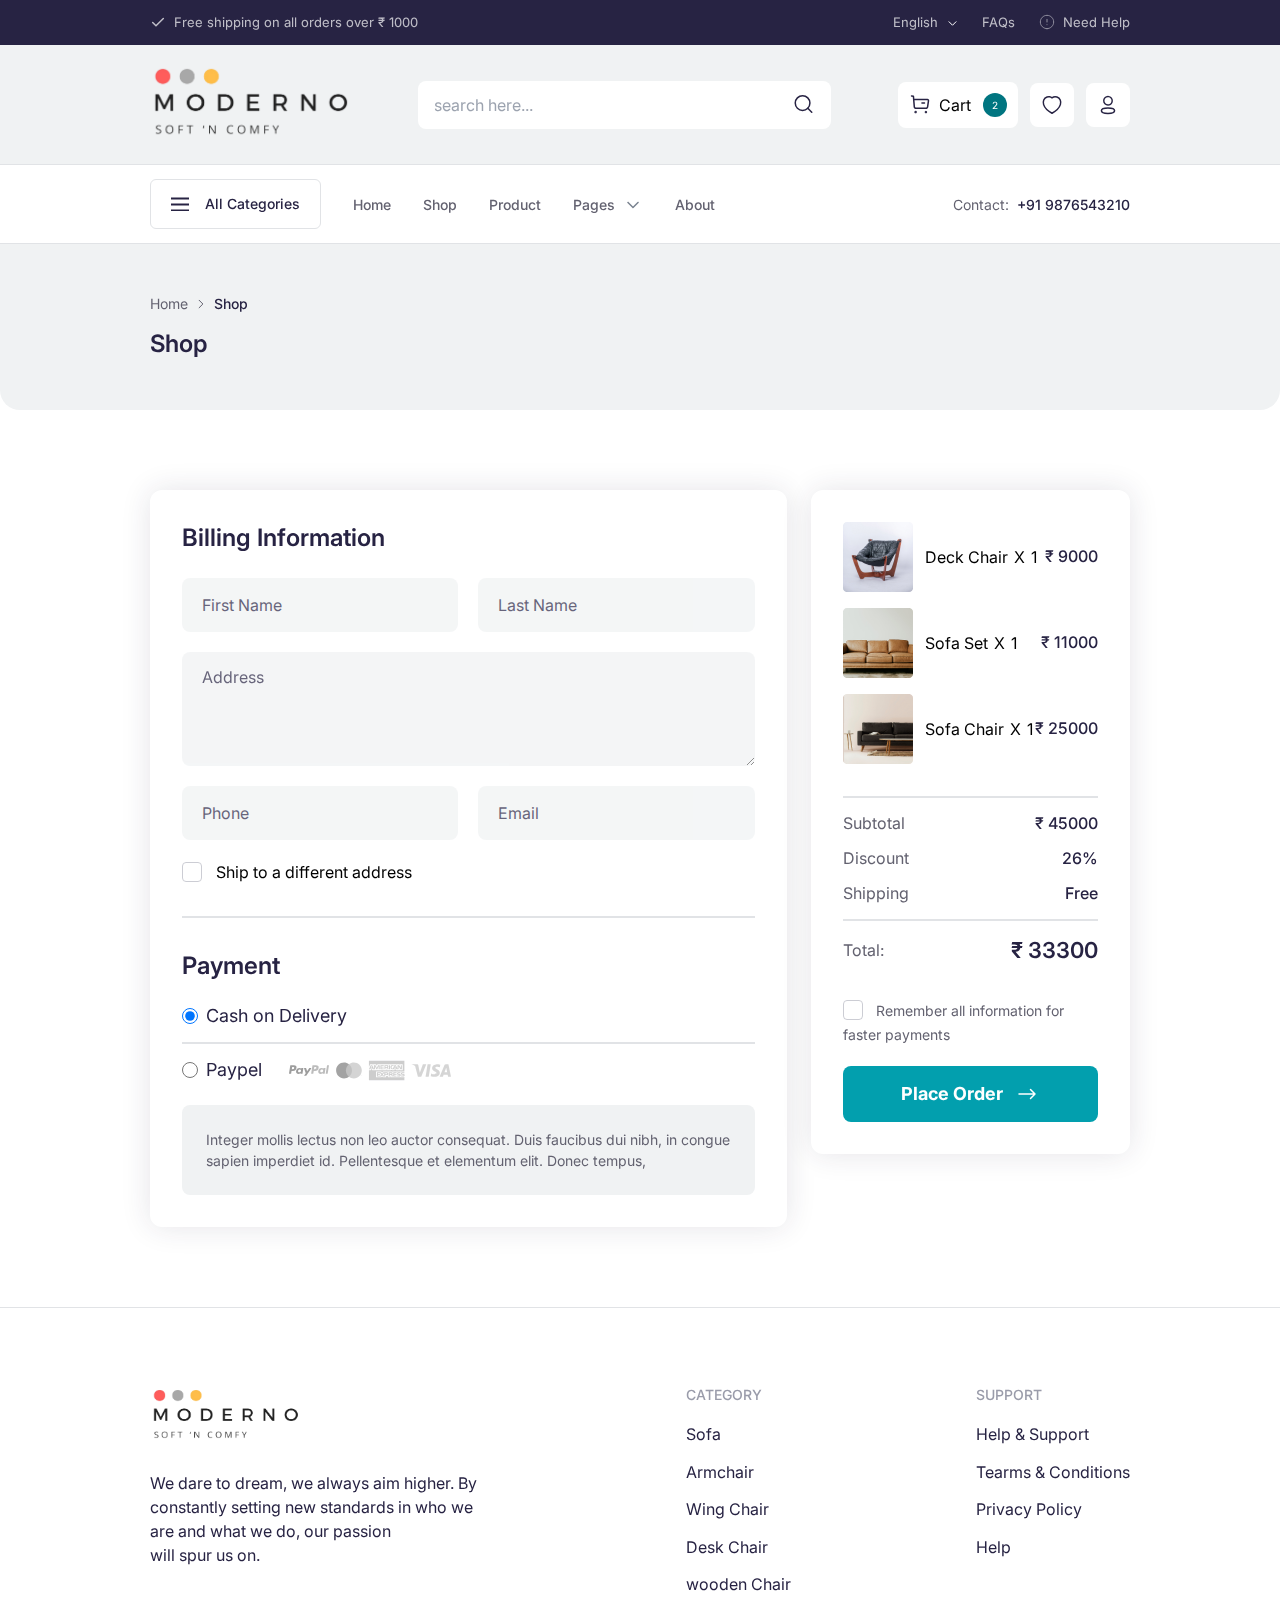
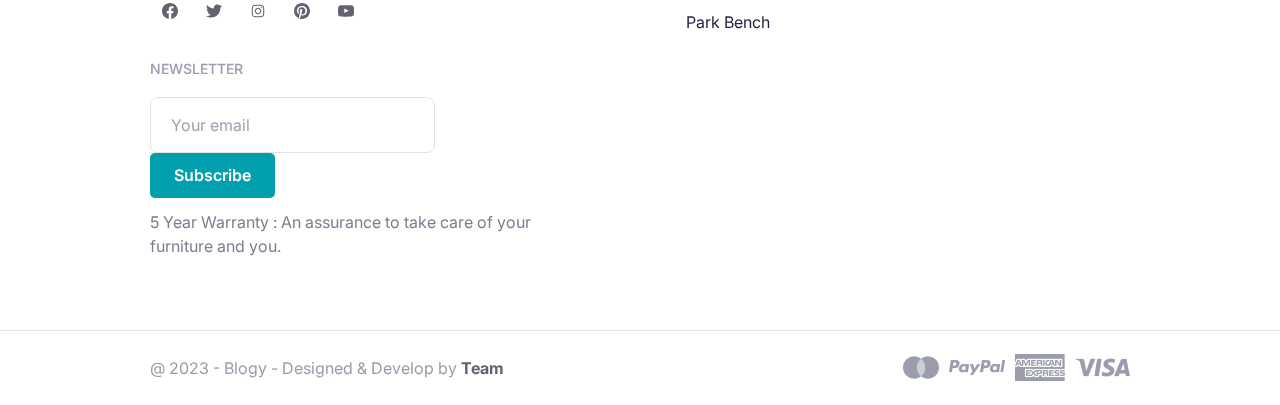
<file: Moderno/checkout-billing.html>
<!DOCTYPE html>
<html lang="en">

<head>
    <meta charset="UTF-8">
    <meta http-equiv="X-UA-Compatible" content="IE=edge">
    <meta name="viewport" content="width=device-width, initial-scale=1.0">

    <title>Moderno</title>
    <link rel="icon" href="./public/assets/images/all-img/Soft.png" type="image/icon type">

    <!-- google fonts -->
    <link rel="preconnect" href="https://fonts.googleapis.com">
    <link rel="preconnect" href="https://fonts.gstatic.com" crossorigin>
    <link href="https://fonts.googleapis.com/css2?family=Inter:wght@300;400;500;600;700&display=swap" rel="stylesheet">

    <!-- css link here  -->
    <link rel="stylesheet" href="./public/assets/plugins/css/swipper.css">
    <link rel="stylesheet" href="./public/assets/plugins/css/select2.css">
    <link rel="stylesheet" href="./public/css/tailwind.css">
    <link rel="stylesheet" href="./public/css/styles.css">
    <link rel="stylesheet" href="./public/css/responsive.css">
</head>

<body class="font-display">
    <!-- header area start -->
    <header class="font-display">
        <div id="header-sticky" class="">
            <div class="top-header bg-secondary">
                <div class="container px-3 md:px-5 xl:px-0">
                    <div class="py-3.5 flex justify-center sm:justify-between">
                        <p class="sm:flex gap-2 items-center text-[13px] leading-[110%] text-white opacity-70 hidden">
                            <span>
                                <svg width="16" height="17" viewBox="0 0 16 17" fill="none" xmlns="http://www.w3.org/2000/svg">
                                    <path d="M13.3334 4.5L6.00002 11.8333L2.66669 8.5" stroke="white" stroke-width="1.5" stroke-linecap="round" stroke-linejoin="round" />
                                </svg>
                            </span>
                            <span>Free shipping on all orders over &#8377 1000</span>
                        </p>
                        <div>
                            <ul class="flex gap-6 items-center">
                                <li class="inline-flex items-center text-white-50 justify-center relative language">
                                    <select class="custom-select" name="state">
                                        <option value="AL">English</option>
                                        <option value="WY">Hindi</option>
                                    </select>
                                </li>
                                <li class="inline-flex items-center justify-center">
                                    <a href="#" class="inline-flex gap-2 items-center text-white opacity-70 text-[13px] leading-[130%]">FAQs</a>
                                </li>
                                <li class="inline-flex items-center justify-center">
                                    <a href="#" class="inline-flex gap-2 items-center text-white opacity-70 text-[13px] leading-[130%]">
                                        <span>
                                            <svg width="16" height="16" viewBox="0 0 16 16" fill="none" xmlns="http://www.w3.org/2000/svg">
                                                <g opacity="0.7" clip-path="url(#clip0_906_1673)">
                                                    <path d="M7.99992 14.6667C11.6818 14.6667 14.6666 11.6819 14.6666 8C14.6666 4.3181 11.6818 1.33333 7.99992 1.33333C4.31802 1.33333 1.33325 4.3181 1.33325 8C1.33325 11.6819 4.31802 14.6667 7.99992 14.6667Z" stroke="white" stroke-linecap="round" stroke-linejoin="round" />
                                                    <path d="M8 5.33333V8" stroke="white" stroke-linecap="round" stroke-linejoin="round" />
                                                    <path d="M8 10.6667H8.00615" stroke="white" stroke-linecap="round" stroke-linejoin="round" />
                                                </g>
                                                <defs>
                                                    <clipPath id="clip0_906_1673">
                                                        <rect width="16" height="16" fill="white" />
                                                    </clipPath>
                                                </defs>
                                            </svg>
                                        </span>
                                        <span>Need Help</span>
                                    </a>
                                </li>
                            </ul>
                        </div>
                    </div>
                </div>
            </div>
            <div class="main-header bg-grayscales-500 lg:border-none border-b border-grayscales-700">
                <div class="container px-3 md:px-5 xl:px-0">
                    <div class="flex justify-between items-center py-5">
                        <div>
                            <a href="index.html">
                                <img src="./public/assets/images/all-img/logo2.png" alt="" width="200px">
                            </a>
                        </div>
                        <div class="lg:max-w-[413px] lg:block hidden w-full">
                            <div class="relative">
                                <input type="text" id="search" placeholder="search here..." class="block w-full bg-white focus:outline-none border-0 px-4 py-3 rounded-lg focus:ring-2 ring-[#029FAE]">
                                <label for="search" class="absolute right-4 top-3">
                                    <svg width="23" height="22" viewBox="0 0 23 22" fill="none" xmlns="http://www.w3.org/2000/svg">
                                        <path d="M10.5833 17.4167C14.6334 17.4167 17.9167 14.1334 17.9167 10.0833C17.9167 6.03325 14.6334 2.75 10.5833 2.75C6.53325 2.75 3.25 6.03325 3.25 10.0833C3.25 14.1334 6.53325 17.4167 10.5833 17.4167Z" stroke="#272343" stroke-width="1.5" stroke-linecap="round" stroke-linejoin="round" />
                                        <path d="M19.75 19.25L15.7625 15.2625" stroke="#272343" stroke-width="1.5" stroke-linecap="round" stroke-linejoin="round" />
                                    </svg>
                                </label>
                            </div>
                        </div>
                        <div class="lg:block hidden">
                            <ul class="flex items-center gap-3">
                                <li class="relative">
                                    <a href="#" class="inline-flex gap-2 bg-white rounded-lg p-[11px]" id="addToCart">
                                        <span><svg width="22" height="22" viewBox="0 0 22 22" fill="none" xmlns="http://www.w3.org/2000/svg">
                                                <path d="M2.52087 2.97916L4.42754 3.30916L5.31029 13.8261C5.3442 14.2399 5.5329 14.6258 5.83873 14.9066C6.14457 15.1875 6.54506 15.3427 6.96029 15.3413H16.9611C17.3587 15.3418 17.7431 15.1986 18.0436 14.9383C18.344 14.6779 18.5404 14.3178 18.5965 13.9242L19.4673 7.91266C19.4905 7.75279 19.482 7.58991 19.4422 7.43333C19.4024 7.27675 19.3322 7.12955 19.2354 7.00015C19.1387 6.87074 19.0175 6.76167 18.8786 6.67917C18.7397 6.59667 18.5859 6.54235 18.426 6.51933C18.3673 6.51291 4.73371 6.50833 4.73371 6.50833" stroke="#272343" stroke-width="1.5" stroke-linecap="round" stroke-linejoin="round" />
                                                <path d="M12.948 9.89542H15.4899" stroke="#272343" stroke-width="1.5" stroke-linecap="round" stroke-linejoin="round" />
                                                <path fill-rule="evenodd" clip-rule="evenodd" d="M6.55786 18.5194C6.62508 18.5165 6.69219 18.5273 6.75515 18.551C6.81811 18.5748 6.87562 18.611 6.9242 18.6575C6.97279 18.7041 7.01145 18.76 7.03787 18.8219C7.06428 18.8837 7.0779 18.9503 7.0779 19.0176C7.0779 19.0849 7.06428 19.1515 7.03787 19.2134C7.01145 19.2753 6.97279 19.3312 6.9242 19.3777C6.87562 19.4243 6.81811 19.4605 6.75515 19.4842C6.69219 19.508 6.62508 19.5187 6.55786 19.5158C6.42942 19.5103 6.30808 19.4554 6.21914 19.3626C6.13021 19.2698 6.08057 19.1462 6.08057 19.0176C6.08057 18.8891 6.13021 18.7655 6.21914 18.6726C6.30808 18.5798 6.42942 18.5249 6.55786 18.5194Z" fill="#272343" stroke="#272343" stroke-width="1.5" stroke-linecap="round" stroke-linejoin="round" />
                                                <path fill-rule="evenodd" clip-rule="evenodd" d="M16.8988 18.5194C17.0312 18.5194 17.1583 18.5721 17.252 18.6657C17.3457 18.7594 17.3983 18.8865 17.3983 19.019C17.3983 19.1515 17.3457 19.2786 17.252 19.3723C17.1583 19.4659 17.0312 19.5186 16.8988 19.5186C16.7663 19.5186 16.6392 19.4659 16.5455 19.3723C16.4518 19.2786 16.3992 19.1515 16.3992 19.019C16.3992 18.8865 16.4518 18.7594 16.5455 18.6657C16.6392 18.5721 16.7663 18.5194 16.8988 18.5194Z" fill="#272343" stroke="#272343" stroke-width="1.5" stroke-linecap="round" stroke-linejoin="round" />
                                            </svg>
                                        </span>
                                        <span>Cart</span>
                                        <span class="bg-dark-accents text-white rounded-full py-[3px] px-[9px] ml-1 inline-flex justify-center items-center text-[10px] leading-[100%]">2</span>
                                    </a>
                                    <div class="cart-content">
                                        <ul class="p-6">
                                            <li class="pb-4">
                                                <div class="flex items-center justify-between">
                                                    <div class="flex items-center gap-1">
                                                        <div>
                                                            <img src="./public/assets/images/all-img/cart-01.png" alt="">
                                                        </div>
                                                        <div class="px-2">
                                                            <h2 class="text-gray-black"><span>Isolate Sofa Chair</span> <span class="text-[#636270]">x3</span></h2>
                                                            <p class="text-gray-black font-semibold mb-0">&#8377 12000</p>
                                                        </div>
                                                    </div>
                                                    <div>
                                                        <button class="hover:bg-[#F0F2F3] bg-transparent p-2 hover:text-gray-black rounded-full text-[#9A9CAA] transition-all duration-500">
                                                            <svg width="28" height="28" viewBox="0 0 28 28" fill="none" xmlns="http://www.w3.org/2000/svg">
                                                                <path d="M10 10L14 14M14 14L18 10M14 14L10 18M14 14L18 18" stroke="currentColor" stroke-width="1.5" stroke-linecap="round" stroke-linejoin="round" />
                                                            </svg>
                                                        </button>
                                                    </div>
                                                </div>
                                            </li>
                                            <li class="py-4">
                                                <div class="flex items-center justify-between">
                                                    <div class="flex items-center gap-1">
                                                        <div>
                                                            <img src="./public/assets/images/all-img/cart-02.png" alt="">
                                                        </div>
                                                        <div class="px-2">
                                                            <h2 class="text-gray-black"><span>Wing Chair</span> <span class="text-[#636270]">x5</span></h2>
                                                            <p class="text-gray-black font-semibold mb-0">&#8377 1500</p>
                                                        </div>
                                                    </div>
                                                    <div>
                                                        <button class="hover:bg-[#F0F2F3] bg-transparent p-2 hover:text-gray-black rounded-full text-[#9A9CAA] transition-all duration-500">
                                                            <svg width="28" height="28" viewBox="0 0 28 28" fill="none" xmlns="http://www.w3.org/2000/svg">
                                                                <path d="M10 10L14 14M14 14L18 10M14 14L10 18M14 14L18 18" stroke="currentColor" stroke-width="1.5" stroke-linecap="round" stroke-linejoin="round" />
                                                            </svg>
                                                        </button>
                                                    </div>
                                                </div>
                                            </li>
                                            <div class="flex justify-between items-center py-2 mb-4">
                                                <p class="text-[#636270] text-lg">2 Products</p>
                                                <p class="text-gray-black text-xl font-medium">&#8377 43500</p>
                                            </div>
                                            <div class="flex justify-between items-center">
                                                <a href="shopping-cart.html" class="btn-transparent">View Cart</a>
                                                <a href="checkout-shopping.html" class="btn-primary">Checkout</a>
                                            </div>
                                        </ul>
                                    </div>
                                </li>
                                <li class="inline-flex items-center justify-center">
                                    <a href="wishlist.html" class="bg-white text-gray-black hover:text-[#007580] rounded-lg p-[11px]">
                                        <svg width="22" height="22" viewBox="0 0 22 22" fill="none" xmlns="http://www.w3.org/2000/svg">
                                            <path fill-rule="evenodd" clip-rule="evenodd" d="M2.63262 10.6315C1.64903 7.56067 2.79762 4.05075 6.02245 3.01217C6.85867 2.74459 7.74676 2.68086 8.61262 2.82629C9.47849 2.97172 10.297 3.32208 10.9999 3.84817C12.3337 2.81692 14.2743 2.46858 15.9683 3.01217C19.1922 4.05075 20.349 7.56067 19.3664 10.6315C17.8355 15.499 10.9999 19.2482 10.9999 19.2482C10.9999 19.2482 4.21478 15.5558 2.63262 10.6315V10.6315Z" stroke="currentColor" stroke-width="1.5" stroke-linecap="round" stroke-linejoin="round" />
                                        </svg>
                                    </a>
                                </li>
                                <li class="relative">
                                    <button class="bg-white text-gray-black hover:text-[#007580] rounded-lg p-[11px] user-profile">
                                        <svg width="22" height="22" viewBox="0 0 22 22" fill="none" xmlns="http://www.w3.org/2000/svg">
                                            <path fill-rule="evenodd" clip-rule="evenodd" d="M10.9862 14.0672C7.44053 14.0672 4.4137 14.6034 4.4137 16.7503C4.4137 18.8971 7.42128 19.4526 10.9862 19.4526C14.5309 19.4526 17.5587 18.9154 17.5587 16.7695C17.5587 14.6236 14.5502 14.0672 10.9862 14.0672V14.0672Z" stroke="currentColor" stroke-width="1.5" stroke-linecap="round" stroke-linejoin="round" />
                                            <path fill-rule="evenodd" clip-rule="evenodd" d="M10.9862 11.0055C11.8195 11.0055 12.634 10.7584 13.3268 10.2955C14.0197 9.83255 14.5597 9.17457 14.8785 8.40475C15.1974 7.63492 15.2808 6.78783 15.1183 5.97058C14.9557 5.15334 14.5545 4.40266 13.9653 3.81346C13.3761 3.22426 12.6254 2.82301 11.8081 2.66045C10.9909 2.49789 10.1438 2.58132 9.37397 2.9002C8.60415 3.21907 7.94617 3.75906 7.48324 4.45188C7.02031 5.14471 6.77322 5.95925 6.77322 6.7925C6.76932 7.90581 7.20779 8.97508 7.99218 9.76515C8.77657 10.5552 9.84266 11.0014 10.956 11.0055H10.9862Z" stroke="currentColor" stroke-width="1.429" stroke-linecap="round" stroke-linejoin="round" />
                                        </svg>
                                    </button>
                                    <div class="profile-content">
                                        <ul class="py-3">
                                            <div class="px-3 shadow-[0px_1px_0px_#E1E3E6]">
                                                <li>
                                                    <a href="sign-in.html">Sign In</a>
                                                </li>
                                                <li>
                                                    <a href="sign-up.html">Create a Account</a>
                                                </li>
                                            </div>
                                            <div class="px-3 shadow-[0px_1px_0px_#E1E3E6]">
                                                <li>
                                                    <a href="account-setting.html">Account Settings</a>
                                                </li>
                                                <li>
                                                    <a href="order-history.html">Order History</a>
                                                </li>
                                            </div>
                                            <div class="px-3 shadow-[0px_1px_0px_#E1E3E6]">
                                                <li>
                                                    <a href="wishlist.html">Wishlist</a>
                                                </li>
                                                <li>
                                                    <a href="shopping-cart.html">Shopping Cart</a>
                                                </li>
                                            </div>
                                            <div class="px-3">
                                                <li>
                                                    <a href="#">Logout</a>
                                                </li>
                                            </div>
                                        </ul>
                                    </div>
                                </li>
                            </ul>
                        </div>
                        <div class="lg:hidden inline-block hamburger-btn" id="hamburger-btn">
                            <span></span>
                            <span></span>
                            <span></span>
                        </div>
                    </div>
                </div>
            </div>
        </div>
        <div class="bottom-header bg-white shadow-[0px_1px_0px_#E1E3E6] relative z-30 hidden lg:block">
            <div class="container px-3 md:px-5 xl:px-0">
                <div class="py-3.5 flex justify-between items-center">
                    <div class="flex gap-8 items-center">
                        <div class="relative">
                            <button class="max-h-12 inline-flex items-center justify-center gap-4 py-3.5 px-5 border border-grayscales-700 rounded-md custom-dropdown text-gray-black text-sm leading-4 font-medium font-display">
                                <span class="text-gray-black inline-flex">
                                    <svg width="18" height="14" viewBox="0 0 18 14" fill="none" xmlns="http://www.w3.org/2000/svg">
                                        <path d="M18 2.5H0V0.5H18V2.5Z" fill="currentColor" />
                                        <path d="M18 8.5H0V6.5H18V8.5Z" fill="currentColor" />
                                        <path d="M18 14.5H0V12.5H18V14.5Z" fill="currentColor" />
                                    </svg>
                                </span>
                                <span class="text-gray-black inline-flex">All Categories</span>
                            </button>
                            <div class="dropdown-content">
                                <ul class="p-3">
                                    <li>
                                        <a href="products.html">Wodden</a>
                                    </li>
                                    <li>
                                        <a href="products.html">Partex</a>
                                    </li>
                                    <li>
                                        <a href="products.html">Plywood</a>
                                    </li>
                                    <li>
                                        <a href="products.html">Segun</a>
                                    </li>
                                </ul>
                            </div>
                        </div>

                        <ul class="lg:flex gap-8 items-center hidden main-menu">
                            <li>
                                <a href="index.html">Home</a>
                            </li>
                            <li>
                                <a href="products.html">Shop</a>
                            </li>
                            <li>
                                <a href="product-details.html">Product</a>
                            </li>
                            <li class="relative">
                                <a href="javascript:void(0);" class="inline-flex gap-2 items-center">Pages
                                    <span>
                                    <img src="./public/assets/images/all-img/select-arrow.png" alt="">     
                                    </span>
                                </a>
                                <ul>
                                    <!-- <li>
                                        <a href="404.html">404</a>
                                    </li> -->
                                    <li>
                                        <a href="account-setting.html">Account Setting</a>
                                    </li>
                                    <li>
                                        <a href="sign-in.html">Sign In</a>
                                    </li>
                                    <li>
                                        <a href="sign-up.html">Sign Up</a>
                                    </li>
                                    <li>
                                        <a href="forget-password.html">Forget Password</a>
                                    </li>
                                    <li>
                                        <a href="change-password.html">Change Password</a>
                                    </li>
                                    <li>
                                        <a href="products.html">Product List</a>
                                    </li>
                                    <li>
                                        <a href="product-details.html">Product Details</a>
                                    </li>
                                    <li>
                                        <a href="shopping-cart.html">Shopping Cart</a>
                                    </li>
                                    <li>
                                        <a href="wishlist.html">Wishlist</a>
                                    </li>
                                    <li>
                                        <a href="checkout-billing.html">Checkout Billing</a>
                                    </li>
                                    <li>
                                        <a href="checkout-shopping.html">Checkout Shoping</a>
                                    </li>
                                </ul>
                            </li>
                            <li>
                                <a href="">About</a>
                            </li>
                        </ul>
                    </div>
                    <div>
                        <p class="text-grayscales-900 inline-flex gap-2 items-center text-sm font-display"><span>Contact:</span><span class="text-secondary font-medium">+91 9876543210</span></p>
                    </div>
                </div>
            </div>
        </div>
        <!-- Mobile Menu Area Start -->
        <div class="nav-menu" id="nav-menu">
            <div class="flex justify-between  items-center px-3 py-4 mb-4">
                <div>
                    <a href="#">
                        <img src="./public/assets/images/all-img/logo-sm.png" alt="">
                    </a>
                </div>
                <ul class="flex items-center gap-3">
                    <li>
                        <a href="#" class="inline-flex gap-2 bg-white rounded-lg p-[11px] relative">
                            <span>
                                <svg width="22" height="22" viewBox="0 0 22 22" fill="none" xmlns="http://www.w3.org/2000/svg">
                                    <path d="M2.52087 2.97916L4.42754 3.30916L5.31029 13.8261C5.3442 14.2399 5.5329 14.6258 5.83873 14.9066C6.14457 15.1875 6.54506 15.3427 6.96029 15.3413H16.9611C17.3587 15.3418 17.7431 15.1986 18.0436 14.9383C18.344 14.6779 18.5404 14.3178 18.5965 13.9242L19.4673 7.91266C19.4905 7.75279 19.482 7.58991 19.4422 7.43333C19.4024 7.27675 19.3322 7.12955 19.2354 7.00015C19.1387 6.87074 19.0175 6.76167 18.8786 6.67917C18.7397 6.59667 18.5859 6.54235 18.426 6.51933C18.3673 6.51291 4.73371 6.50833 4.73371 6.50833" stroke="#272343" stroke-width="1.5" stroke-linecap="round" stroke-linejoin="round" />
                                    <path d="M12.948 9.89542H15.4899" stroke="#272343" stroke-width="1.5" stroke-linecap="round" stroke-linejoin="round" />
                                    <path fill-rule="evenodd" clip-rule="evenodd" d="M6.55786 18.5194C6.62508 18.5165 6.69219 18.5273 6.75515 18.551C6.81811 18.5748 6.87562 18.611 6.9242 18.6575C6.97279 18.7041 7.01145 18.76 7.03787 18.8219C7.06428 18.8837 7.0779 18.9503 7.0779 19.0176C7.0779 19.0849 7.06428 19.1515 7.03787 19.2134C7.01145 19.2753 6.97279 19.3312 6.9242 19.3777C6.87562 19.4243 6.81811 19.4605 6.75515 19.4842C6.69219 19.508 6.62508 19.5187 6.55786 19.5158C6.42942 19.5103 6.30808 19.4554 6.21914 19.3626C6.13021 19.2698 6.08057 19.1462 6.08057 19.0176C6.08057 18.8891 6.13021 18.7655 6.21914 18.6726C6.30808 18.5798 6.42942 18.5249 6.55786 18.5194Z" fill="#272343" stroke="#272343" stroke-width="1.5" stroke-linecap="round" stroke-linejoin="round" />
                                    <path fill-rule="evenodd" clip-rule="evenodd" d="M16.8988 18.5194C17.0312 18.5194 17.1583 18.5721 17.252 18.6657C17.3457 18.7594 17.3983 18.8865 17.3983 19.019C17.3983 19.1515 17.3457 19.2786 17.252 19.3723C17.1583 19.4659 17.0312 19.5186 16.8988 19.5186C16.7663 19.5186 16.6392 19.4659 16.5455 19.3723C16.4518 19.2786 16.3992 19.1515 16.3992 19.019C16.3992 18.8865 16.4518 18.7594 16.5455 18.6657C16.6392 18.5721 16.7663 18.5194 16.8988 18.5194Z" fill="#272343" stroke="#272343" stroke-width="1.5" stroke-linecap="round" stroke-linejoin="round" />
                                </svg>
                            </span>
                            <span class="bg-dark-accents absolute -top-1 right-0 text-white rounded-full px-2 py-1.5 inline-flex justify-center items-center text-[10px] leading-[100%]">2</span>
                        </a>
                    </li>
                    <li>
                        <a href="#" class="bg-white text-gray-black flex hover:text-[#007580] rounded-lg p-[11px]">
                            <svg width="22" height="22" viewBox="0 0 22 22" fill="none" xmlns="http://www.w3.org/2000/svg">
                                <path fill-rule="evenodd" clip-rule="evenodd" d="M2.63262 10.6315C1.64903 7.56067 2.79762 4.05075 6.02245 3.01217C6.85867 2.74459 7.74676 2.68086 8.61262 2.82629C9.47849 2.97172 10.297 3.32208 10.9999 3.84817C12.3337 2.81692 14.2743 2.46858 15.9683 3.01217C19.1922 4.05075 20.349 7.56067 19.3664 10.6315C17.8355 15.499 10.9999 19.2482 10.9999 19.2482C10.9999 19.2482 4.21478 15.5558 2.63262 10.6315V10.6315Z" stroke="currentColor" stroke-width="1.5" stroke-linecap="round" stroke-linejoin="round" />
                            </svg>
                        </a>
                    </li>
                    <li class="relative">
                        <button class="bg-white text-gray-black hover:text-[#007580] rounded-lg p-[11px] user-profile">
                            <svg width="22" height="22" viewBox="0 0 22 22" fill="none" xmlns="http://www.w3.org/2000/svg">
                                <path fill-rule="evenodd" clip-rule="evenodd" d="M10.9862 14.0672C7.44053 14.0672 4.4137 14.6034 4.4137 16.7503C4.4137 18.8971 7.42128 19.4526 10.9862 19.4526C14.5309 19.4526 17.5587 18.9154 17.5587 16.7695C17.5587 14.6236 14.5502 14.0672 10.9862 14.0672V14.0672Z" stroke="currentColor" stroke-width="1.5" stroke-linecap="round" stroke-linejoin="round" />
                                <path fill-rule="evenodd" clip-rule="evenodd" d="M10.9862 11.0055C11.8195 11.0055 12.634 10.7584 13.3268 10.2955C14.0197 9.83255 14.5597 9.17457 14.8785 8.40475C15.1974 7.63492 15.2808 6.78783 15.1183 5.97058C14.9557 5.15334 14.5545 4.40266 13.9653 3.81346C13.3761 3.22426 12.6254 2.82301 11.8081 2.66045C10.9909 2.49789 10.1438 2.58132 9.37397 2.9002C8.60415 3.21907 7.94617 3.75906 7.48324 4.45188C7.02031 5.14471 6.77322 5.95925 6.77322 6.7925C6.76932 7.90581 7.20779 8.97508 7.99218 9.76515C8.77657 10.5552 9.84266 11.0014 10.956 11.0055H10.9862Z" stroke="currentColor" stroke-width="1.429" stroke-linecap="round" stroke-linejoin="round" />
                            </svg>
                        </button>
                        <div class="profile-content">
                            <ul>
                                <li>
                                    <a href="products.html">Wodden</a>
                                </li>
                                <li>
                                    <a href="products.html">Partex</a>
                                </li>
                                <li>
                                    <a href="products.html">Plywood</a>
                                </li>
                                <li>
                                    <a href="products.html">Segun</a>
                                </li>
                            </ul>
                        </div>
                    </li>
                    <li>
                        <span class="hamburger-btn-close bg-[#F7F7F9] text-black w-[44px] h-[44px] rounded-full flex items-center justify-center" id="hamburger-btn-close">
                            <svg width="12" height="12" viewBox="0 0 12 12" fill="none" xmlns="http://www.w3.org/2000/svg">
                                <path d="M11 1L1 11" stroke="currentColor" stroke-width="1.5" stroke-linecap="round" stroke-linejoin="round"></path>
                                <path d="M1 1L11 11" stroke="currentColor" stroke-width="1.5" stroke-linecap="round" stroke-linejoin="round"></path>
                            </svg>
                        </span>
                    </li>
                </ul>
            </div>
            <div class="px-3 mb-4">
                <div class="lg:max-w-[413px] w-full">
                    <div class="relative">
                        <input type="text" placeholder="search here..." class="block w-full bg-grayscales-500 focus:outline-none border-0 px-4 py-3 rounded-lg">
                        <span class="absolute right-4 top-3">
                            <svg width="23" height="22" viewBox="0 0 23 22" fill="none" xmlns="http://www.w3.org/2000/svg">
                                <path d="M10.5833 17.4167C14.6334 17.4167 17.9167 14.1334 17.9167 10.0833C17.9167 6.03325 14.6334 2.75 10.5833 2.75C6.53325 2.75 3.25 6.03325 3.25 10.0833C3.25 14.1334 6.53325 17.4167 10.5833 17.4167Z" stroke="#272343" stroke-width="1.5" stroke-linecap="round" stroke-linejoin="round" />
                                <path d="M19.75 19.25L15.7625 15.2625" stroke="#272343" stroke-width="1.5" stroke-linecap="round" stroke-linejoin="round" />
                            </svg>
                        </span>
                    </div>
                </div>
            </div>
            <!-- menu -->
            <div>
                <nav class="tabs flex flex-row">
                    <button data-target="panel-1" class="tab rounded-none w-1/2 active text-gray-600 py-4 px-6 block hover:text-blue-500 focus:outline-none text-blue-500 border-b-2 font-medium border-blue-500">
                        Menu
                    </button>
                    <button data-target="panel-2" class="tab rounded-none w-1/2 ext-gray-600 py-4 px-6 block hover:text-blue-500 focus:outline-none border-b-2 font-medium border-blue-500">
                        Categories
                    </button>
                </nav>
            </div>

            <div id="panels">
                <div class="panel-1 tab-content active">
                    <ul class="flex flex-col items-center">
                        <li class="w-full block">
                            <a href="" class="border-b border-[#029FAE] block px-3 py-2">Home</a>
                        </li>
                        <li class="w-full block">
                            <a href="" class="border-b border-[#029FAE] block px-3 py-2">Shop</a>
                        </li>
                        <li class="w-full block">
                            <a href="" class="border-b border-[#029FAE] block px-3 py-2">Product</a>
                        </li>
                        <li class="w-full block">
                            <a href="" class="border-b border-[#029FAE] block px-3 py-2">Pages</a>
                        </li>
                        <li class="w-full block">
                            <a href="" class="border-b border-[#029FAE] block px-3 py-2">About</a>
                        </li>
                    </ul>
                </div>
                <div class="panel-2 tab-content py-5">
                    <ul>
                        <li>
                            <a href="products.html" class="border-b border-[#029FAE] block px-3 py-2">Wodden</a>
                        </li>
                        <li>
                            <a href="products.html" class="border-b border-[#029FAE] block px-3 py-2">Partex</a>
                        </li>
                        <li>
                            <a href="products.html" class="border-b border-[#029FAE] block px-3 py-2">Plywood</a>
                        </li>
                        <li>
                            <a href="products.html" class="border-b border-[#029FAE] block px-3 py-2">Segun</a>
                        </li>
                    </ul>
                </div>
            </div>
        </div>
       <!-- Mobile Menu Area End -->
       <div class="overlay" id="overlay"></div>
   </header>
   <!-- header area end -->

    <!-- Breadcrumb Start -->
    <div class="breadcrumb">
        <div class="container px-3 md:px-5 xl:px-0">
            <div class="flex items-center gap-1 py-[1.5px]">
                <a href="#" class="text-[14px] font-normal leading-[110%] text-dark-gray">Home</a>

                <svg width="18" height="18" viewBox="0 0 18 18" fill="none" xmlns="http://www.w3.org/2000/svg">
                    <path d="M7.125 5.25L10.875 9L7.125 12.75" stroke="#636270" stroke-linecap="round" stroke-linejoin="round" />
                </svg>

                <span class="text-[14px] font-medium leading-[110%] font-display text-gray-black inline-block">Shop</span>
            </div>

            <h2 class="pt-[13.5px] text-2xl font-semibold text-gray-black font-display">Shop</h2>
        </div>
    </div>
    <!-- Breadcrumb End -->

    <!-- Sign In Form Start -->
    <div class="container py-20">
        <div class="flex flex-wrap lg:flex-nowrap items-start gap-6">
            <!-- cart billing start -->
            <div class="cart-total lg:w-2/3 w-full p-8">
                <h2 class="text-start text-2xl text-[#272343] font-semibold mb-6 font-display">Billing Information</h2>
                <div>
                    <form action="" class="">
                        <div class="flex flex-col sm:flex-row gap-5 items-center mb-5">
                            <div class=" w-full">
                                <input type="text" placeholder="First Name" class="input-box focus:outline-none focus:ring-2 focus:ring-accents font-display transition duration-300 ease-in-out">
                            </div>

                            <div class=" w-full">

                                <input type="text" placeholder="Last Name" class="input-box focus:outline-none  focus:ring-2 focus:ring-accents font-display transition duration-300 ease-in-out">
                            </div>
                        </div>
                        <div class="w-full inline-flex mb-5">
                            <textarea class="input-box focus:outline-none  focus:ring-2 focus:ring-accents font-display transition duration-300 ease-in-out" placeholder="Address" name="" id="" cols="10" rows="5"></textarea>
                        </div>

                        <div class="flex flex-col sm:flex-row gap-5 items-center mb-5">
                            <div class=" w-full">
                                <input type="text" placeholder="Phone" class="input-box focus:outline-none  focus:ring-2 focus:ring-accents font-display transition duration-300 ease-in-out">
                            </div>

                            <div class=" w-full">

                                <input type="text" placeholder="Email" class="input-box focus:outline-none  focus:ring-2 focus:ring-accents font-display transition duration-300 ease-in-out">
                            </div>
                        </div>
                        <div class="cursor-pointer">
                            <input id="wp-comment-cookies-consent" name="wp-comment-cookies-consent" class="cursor-pointer" type="checkbox" value="yes">
                            <label for="wp-comment-cookies-consent">Ship to a different address</label>
                        </div>
                        <hr class="my-8">

                        <div>
                            <h2 class="mb-6 text-2xl text-[#272343] font-display font-semibold">Payment</h2>
                            <!-- <div class="flex items-center mt-6">
                                    <input id="default-radio-2" type="radio" value="" name="default-radio"
                                    class="w-4 h-4  border-gray-300 focus:ring-blue-500 dark:focus:ring-blue-600 dark:ring-offset-gray-800 focus:ring-2 cursor-pointer">
                                    <label for="default-radio-2" class="ml-2 text-sm font-medium text-gray-900 dark:text-gray-300">Cash on Delivery</label>
                                </div> -->
                            <div class="flex items-center mb-4 ">
                                <input checked id="default-radio-1" type="radio" value="" name="default-radio" class="w-4 h-4">
                                <label for="default-radio-1" class="ml-2 text-[18px] leading-[110%] font-normal text-gray-black cursor-pointer">Cash on Delivery</label>
                            </div>
                            <!-- <div class="my-8 border h-[1px] border-gray-black"></div> -->
                            <hr>

                            <div class="flex items-center gap-[27px] pb-6">

                                <div class="flex items-center">
                                    <input id="default-radio-2" type="radio" value="" name="default-radio" class="w-4 h-4">
                                    <label for="default-radio-2" class="ml-2 text-[18px] leading-[110%] font-normal text-gray-black cursor-pointer">Paypel</label>
                                </div>
                                <span>
                                    <svg width="162" height="21" viewBox="0 0 162 21" fill="none" xmlns="http://www.w3.org/2000/svg">
                                        <g opacity="0.5">
                                            <path d="M4.79565 5.16931H1.68713C1.58422 5.16925 1.48468 5.20594 1.40642 5.27277C1.32817 5.33961 1.27636 5.43219 1.26033 5.53384L0.00310611 13.5049C-0.00267374 13.5419 -0.000368125 13.5797 0.00986307 13.6157C0.0200943 13.6517 0.0380082 13.6851 0.0623721 13.7135C0.086736 13.7419 0.116971 13.7647 0.150995 13.7804C0.185018 13.796 0.222022 13.804 0.25946 13.804H1.74349C1.84647 13.804 1.94607 13.7673 2.02433 13.7003C2.10259 13.6334 2.15436 13.5407 2.1703 13.439L2.50937 11.2891C2.5253 11.1874 2.577 11.0948 2.65516 11.0279C2.73333 10.961 2.83282 10.9242 2.93572 10.9241H3.91978C5.96742 10.9241 7.1492 9.93322 7.45782 7.96966C7.59691 7.1106 7.46373 6.43563 7.06147 5.96292C6.61967 5.44385 5.83606 5.16931 4.79565 5.16931V5.16931ZM5.15427 8.08056C4.98428 9.19598 4.13204 9.19598 3.30798 9.19598H2.83891L3.16799 7.11287C3.17762 7.05193 3.20869 6.99643 3.2556 6.95635C3.30251 6.91627 3.36218 6.89425 3.42388 6.89425H3.63888C4.20022 6.89425 4.72974 6.89425 5.00337 7.21423C5.16655 7.40514 5.21654 7.68876 5.15427 8.08056V8.08056ZM14.0876 8.04466H12.599C12.5373 8.04466 12.4776 8.06668 12.4307 8.10676C12.3838 8.14684 12.3527 8.20234 12.3431 8.26328L12.2772 8.67963L12.1731 8.52873C11.8508 8.06102 11.1322 7.90466 10.415 7.90466C8.77004 7.90466 7.3651 9.15052 7.09147 10.8982C6.94921 11.77 7.15147 12.6036 7.646 13.1849C8.09961 13.7194 8.74868 13.9422 9.52092 13.9422C10.8463 13.9422 11.5813 13.0899 11.5813 13.0899L11.5149 13.5035C11.509 13.5405 11.5112 13.5783 11.5213 13.6144C11.5314 13.6505 11.5492 13.6839 11.5735 13.7124C11.5978 13.7409 11.628 13.7638 11.662 13.7796C11.6959 13.7953 11.7329 13.8035 11.7704 13.8035H13.1112C13.2142 13.8036 13.3138 13.7668 13.3921 13.6999C13.4703 13.633 13.5221 13.5403 13.538 13.4385L14.3426 8.34374C14.3485 8.30684 14.3463 8.26909 14.3362 8.23311C14.3261 8.19713 14.3084 8.16377 14.2841 8.13533C14.2599 8.10689 14.2297 8.08406 14.1958 8.0684C14.1619 8.05275 14.1249 8.04464 14.0876 8.04466V8.04466ZM12.0126 10.9418C11.869 11.7922 11.194 12.3631 10.3332 12.3631C9.90091 12.3631 9.55547 12.2245 9.33366 11.9618C9.11367 11.7009 9.03003 11.3295 9.10003 10.9159C9.23412 10.0728 9.92046 9.48324 10.7682 9.48324C11.1909 9.48324 11.5345 9.62369 11.7608 9.88868C11.9876 10.1564 12.0776 10.53 12.0126 10.9418V10.9418ZM22.0154 8.04466H20.5196C20.449 8.04477 20.3796 8.06209 20.3173 8.09512C20.2549 8.12815 20.2016 8.17589 20.1619 8.23419L18.0988 11.2732L17.2243 8.35283C17.1974 8.26376 17.1426 8.1857 17.068 8.13019C16.9933 8.07469 16.9028 8.0447 16.8097 8.04466H15.3398C15.2985 8.04455 15.2578 8.05429 15.2211 8.07309C15.1844 8.09188 15.1527 8.11917 15.1286 8.1527C15.1045 8.18623 15.0888 8.22501 15.0828 8.26583C15.0768 8.30665 15.0806 8.34832 15.0939 8.38737L16.7416 13.2226L15.1925 15.4094C15.165 15.4481 15.1487 15.4937 15.1453 15.5412C15.142 15.5886 15.1518 15.636 15.1736 15.6783C15.1954 15.7205 15.2285 15.756 15.2691 15.7807C15.3097 15.8054 15.3563 15.8185 15.4039 15.8184H16.8979C16.9677 15.8185 17.0364 15.8017 17.0982 15.7694C17.1601 15.7371 17.2131 15.6903 17.2529 15.633L22.2282 8.45146C22.2551 8.41261 22.2709 8.36711 22.2739 8.31991C22.2769 8.27271 22.2668 8.2256 22.2449 8.18368C22.223 8.14177 22.19 8.10666 22.1496 8.08215C22.1091 8.05765 22.0627 8.04468 22.0154 8.04466V8.04466Z" fill="#253B80" />
                                            <path d="M26.9676 5.16873H23.8586C23.7558 5.16877 23.6564 5.20551 23.5782 5.27234C23.5 5.33916 23.4483 5.43168 23.4323 5.53326L22.1751 13.5043C22.1692 13.5412 22.1714 13.579 22.1816 13.615C22.1917 13.651 22.2096 13.6843 22.2338 13.7127C22.2581 13.7412 22.2883 13.764 22.3222 13.7796C22.3562 13.7953 22.3931 13.8034 22.4305 13.8034H24.0259C24.0979 13.8033 24.1674 13.7775 24.2221 13.7307C24.2768 13.6839 24.3129 13.6191 24.3241 13.548L24.6809 11.2885C24.6968 11.1868 24.7485 11.0942 24.8267 11.0273C24.9048 10.9604 25.0043 10.9236 25.1072 10.9235H26.0908C28.1389 10.9235 29.3202 9.93264 29.6293 7.96908C29.7689 7.11002 29.6348 6.43504 29.2325 5.96233C28.7912 5.44326 28.008 5.16873 26.9676 5.16873V5.16873ZM27.3262 8.07998C27.1567 9.19539 26.3044 9.19539 25.4799 9.19539H25.0113L25.3408 7.11229C25.3503 7.05134 25.3812 6.99579 25.4281 6.95569C25.475 6.91559 25.5346 6.89359 25.5963 6.89366H25.8113C26.3722 6.89366 26.9021 6.89366 27.1758 7.21365C27.339 7.40455 27.3885 7.68818 27.3262 8.07998V8.07998ZM36.2591 8.04407H34.7714C34.7097 8.0439 34.65 8.06587 34.6031 8.10599C34.5562 8.14611 34.5253 8.20172 34.5159 8.2627L34.45 8.67905L34.3455 8.52815C34.0232 8.06044 33.3051 7.90408 32.5878 7.90408C30.9429 7.90408 29.5384 9.14994 29.2648 10.8976C29.123 11.7694 29.3243 12.603 29.8189 13.1843C30.2734 13.7189 30.9215 13.9416 31.6938 13.9416C33.0192 13.9416 33.7542 13.0893 33.7542 13.0893L33.6878 13.503C33.6819 13.54 33.6841 13.5779 33.6942 13.614C33.7044 13.6502 33.7223 13.6836 33.7467 13.7122C33.771 13.7407 33.8013 13.7636 33.8354 13.7793C33.8695 13.7949 33.9066 13.803 33.9442 13.8029H35.2846C35.3875 13.8029 35.4869 13.7661 35.5651 13.6992C35.6433 13.6322 35.695 13.5396 35.7109 13.438L36.5159 8.34315C36.5216 8.30614 36.5192 8.26833 36.5089 8.23232C36.4986 8.1963 36.4807 8.16295 36.4563 8.13453C36.4319 8.10612 36.4016 8.08332 36.3676 8.06771C36.3335 8.05209 36.2965 8.04403 36.2591 8.04407V8.04407ZM34.1841 10.9412C34.0414 11.7917 33.3655 12.3625 32.5047 12.3625C32.0733 12.3625 31.727 12.2239 31.5052 11.9612C31.2852 11.7003 31.2024 11.3289 31.2715 10.9153C31.4065 10.0722 32.092 9.48265 32.9396 9.48265C33.3624 9.48265 33.706 9.6231 33.9323 9.88809C34.1601 10.1558 34.2501 10.5294 34.1841 10.9412V10.9412ZM38.014 5.38736L36.7381 13.5043C36.7323 13.5412 36.7345 13.579 36.7447 13.615C36.7548 13.651 36.7726 13.6843 36.7969 13.7127C36.8212 13.7412 36.8514 13.764 36.8853 13.7796C36.9193 13.7953 36.9562 13.8034 36.9936 13.8034H38.2763C38.4894 13.8034 38.6703 13.6489 38.7031 13.4384L39.9612 5.46781C39.967 5.43086 39.9648 5.39309 39.9547 5.35708C39.9445 5.32108 39.9267 5.2877 39.9024 5.25924C39.8782 5.23078 39.848 5.20791 39.8141 5.19221C39.7801 5.17651 39.7432 5.16834 39.7058 5.16827H38.2694C38.2078 5.16849 38.1482 5.19066 38.1014 5.2308C38.0546 5.27095 38.0236 5.32645 38.014 5.38736V5.38736Z" fill="#179BD7" />
                                            <path d="M72.545 15.413V15.1047H72.4648L72.3719 15.3163L72.2795 15.1047H72.199V15.413H72.256V15.1808L72.3429 15.3811H72.4019L72.4888 15.1803V15.413H72.5453H72.545ZM72.0358 15.413V15.1575H72.1385V15.1055H71.876V15.1575H71.9787V15.413H72.0352H72.0358Z" fill="#F79410" />
                                            <path d="M63.4206 16.7354H56.4736V4.25085H63.4207L63.4206 16.7354Z" fill="#FF5F00" />
                                            <path d="M56.9145 10.4934C56.9145 7.96089 58.1003 5.70493 59.9468 4.25109C58.5491 3.14899 56.8204 2.55085 55.0404 2.55348C50.6558 2.55348 47.1016 6.10824 47.1016 10.4934C47.1016 14.8785 50.6558 18.4333 55.0404 18.4333C56.8204 18.4359 58.5492 17.8378 59.9469 16.7357C58.1006 15.2821 56.9145 13.026 56.9145 10.4934Z" fill="#EB001B" />
                                            <path d="M72.7933 10.4934C72.7933 14.8785 69.239 18.4333 64.8544 18.4333C63.0742 18.4359 61.3453 17.8378 59.9473 16.7357C61.7943 15.2818 62.98 13.026 62.98 10.4934C62.98 7.96076 61.7943 5.70493 59.9473 4.25109C61.3452 3.14903 63.0741 2.55089 64.8543 2.55348C69.2389 2.55348 72.7931 6.10824 72.7931 10.4934" fill="#F79E1B" />
                                            <path fill-rule="evenodd" clip-rule="evenodd" d="M115.613 15.1992C115.613 16.096 115.048 16.514 114.038 16.514H112.107V15.6172H114.038C114.216 15.6172 114.365 15.5875 114.424 15.5279C114.484 15.4679 114.543 15.3782 114.543 15.2588C114.543 15.139 114.484 15.0196 114.424 14.96C114.365 14.9 114.246 14.8703 114.068 14.8703C113.147 14.8402 111.988 14.9 111.988 13.5851C111.988 12.9871 112.374 12.3295 113.414 12.3295H115.404V13.2263H113.562C113.384 13.2263 113.265 13.2263 113.176 13.2859C113.087 13.3756 113.028 13.4653 113.028 13.6148C113.028 13.7643 113.117 13.854 113.236 13.914C113.355 13.9437 113.474 13.9736 113.622 13.9736H114.157C114.721 13.9736 115.078 14.0929 115.316 14.3025C115.494 14.5115 115.613 14.7809 115.613 15.1992ZM111.423 14.3025C111.185 14.0929 110.829 13.9736 110.264 13.9736H109.73C109.581 13.9736 109.462 13.9434 109.344 13.914C109.225 13.854 109.136 13.7643 109.136 13.6148C109.136 13.4653 109.165 13.3756 109.284 13.2859C109.373 13.2263 109.492 13.2263 109.67 13.2263H111.512V12.3295H109.522C108.452 12.3295 108.096 12.9871 108.096 13.5851C108.096 14.8998 109.254 14.8402 110.176 14.8703C110.353 14.8703 110.473 14.9 110.532 14.96C110.591 15.0196 110.651 15.139 110.651 15.2588C110.651 15.3782 110.591 15.4679 110.532 15.5279C110.443 15.5875 110.324 15.6172 110.146 15.6172H108.214V16.514H110.146C111.156 16.514 111.72 16.0958 111.72 15.1992C111.72 14.7809 111.602 14.5115 111.423 14.3025ZM107.62 15.6475H105.273V14.8105H107.561V13.974H105.273V13.1966H107.62V12.3299H104.293V16.5142H107.62V15.6475ZM103.223 12.5392C102.896 12.3598 102.51 12.3297 102.005 12.3297H99.7174V16.514H100.727V14.9897H101.797C102.153 14.9897 102.362 15.0198 102.51 15.1691C102.689 15.3782 102.689 15.737 102.689 16.0061V16.514H103.669V15.7069C103.669 15.3184 103.639 15.139 103.52 14.9299C103.431 14.8101 103.253 14.6608 103.015 14.5711C103.283 14.4819 103.729 14.1231 103.729 13.4653C103.728 12.9873 103.55 12.7182 103.223 12.5392ZM97.5781 12.3297H94.399L93.1214 13.7047L91.9032 12.3297H87.8923V16.514H91.844L93.1216 15.139L94.3398 16.514H96.271V15.1095H97.5189C98.3804 15.1095 99.2423 14.8703 99.2423 13.7047C99.2421 12.5689 98.3507 12.3297 97.5781 12.3297ZM102.421 14.0635C102.272 14.1231 102.124 14.1231 101.945 14.1231L100.727 14.1532V13.1964H101.945C102.124 13.1964 102.302 13.1964 102.421 13.2861C102.54 13.3461 102.629 13.4655 102.629 13.6449C102.629 13.8243 102.54 13.9738 102.421 14.0635ZM97.5781 14.2726H96.2708V13.1964H97.5781C97.9348 13.1964 98.1723 13.3461 98.1723 13.7047C98.1723 14.0635 97.9346 14.2726 97.5781 14.2726ZM93.7453 14.4218L95.2902 12.7782V16.1556L93.7453 14.4218ZM91.3387 15.6475H88.8727V14.8105H91.0712V13.974H88.8727V13.1966H91.3684L92.4677 14.4221L91.3387 15.6475ZM112.849 9.31089H111.423L109.551 6.17248V9.31089H107.531L107.145 8.38421H105.065L104.679 9.31089H103.52C103.045 9.31089 102.421 9.19129 102.065 8.83249C101.738 8.47391 101.559 7.99573 101.559 7.24844C101.559 6.62076 101.648 6.05288 102.094 5.6046C102.391 5.2757 102.926 5.12641 103.609 5.12641H104.56V6.0232H103.609C103.253 6.0232 103.045 6.083 102.837 6.2624C102.658 6.4418 102.569 6.77048 102.569 7.21876C102.569 7.66704 102.658 7.99594 102.837 8.20524C102.985 8.35453 103.253 8.41433 103.52 8.41433H103.966L105.392 5.12663H106.877L108.541 9.07191V5.12641H110.086L111.839 8.02563V5.12641H112.849V9.31089H112.849ZM101.054 5.12641H100.044V9.31089H101.054V5.12641ZM98.9447 5.30581C98.6177 5.12641 98.2615 5.12641 97.7565 5.12641H95.4685V9.31089H96.4489V7.78643H97.5185C97.8751 7.78643 98.1129 7.81633 98.2613 7.96583C98.4396 8.17513 98.4097 8.53393 98.4097 8.77291V9.31089H99.4196V8.47391C99.4196 8.11533 99.3901 7.93593 99.2417 7.72663C99.1525 7.60703 98.9742 7.45753 98.7663 7.36804C99.0334 7.24844 99.4795 6.91976 99.4795 6.26218C99.4797 5.784 99.2714 5.5149 98.9447 5.30581ZM94.7554 8.44423H92.438V7.60725H94.7257V6.74058H92.438V5.9933H94.7554V5.12663H91.4279V9.31111H94.7554V8.44423ZM90.6851 5.12641H89.051L87.8329 7.96583L86.5255 5.12641H84.9212V9.07169L83.2277 5.12641H81.7423L79.9596 9.31089H81.0292L81.4153 8.38421H83.495L83.8812 9.31089H85.9016V6.0232L87.3573 9.31089H88.2188L89.6747 6.0232V9.31089H90.6848V5.12641H90.6851ZM106.789 7.48765L106.105 5.8438L105.422 7.48765H106.789ZM98.1723 6.83028C98.024 6.91998 97.8753 6.91998 97.6673 6.91998H96.4489V5.99351H97.6671C97.8454 5.99351 98.053 5.99351 98.1721 6.05331C98.2908 6.14301 98.3505 6.26261 98.3505 6.4418C98.3505 6.62098 98.291 6.77026 98.1723 6.83028ZM81.7718 7.48765L82.4552 5.8438L83.1386 7.48765H81.7718ZM115.375 0.859009H79.9297V7.06926L81.1478 4.28965H83.7326L84.0892 4.97713V4.28965H87.1198L87.8031 5.784L88.4568 4.28965H98.1129C98.5583 4.28965 98.9445 4.37935 99.2419 4.61833V4.28965H101.886V4.61833C102.331 4.37913 102.896 4.28965 103.55 4.28965H107.382L107.739 4.97713V4.28965H110.562L110.978 4.97713V4.28965H113.74V10.1479H110.948L110.413 9.25131V10.1479H106.937L106.551 9.19151H105.689L105.303 10.1479H103.491C102.777 10.1479 102.242 9.96848 101.886 9.78929V10.1479H97.5781V8.80281C97.5781 8.62341 97.5484 8.59351 97.4295 8.59351H97.2811V10.1477H88.9618V9.40038L88.6648 10.1477H86.9119L86.6149 9.43028V10.1477H83.2574L82.901 9.19129H82.0393L81.6531 10.1477H79.9297V20.1277H115.375V17.0819C114.989 17.2613 114.454 17.351 113.919 17.351H111.334V16.9922C111.037 17.2316 110.502 17.351 109.997 17.351H101.856V16.0061C101.856 15.8267 101.827 15.8267 101.678 15.8267H101.53V17.351H98.8555V15.7669C98.4101 15.976 97.9048 15.976 97.4592 15.976H97.162V17.351H93.8939L93.1216 16.4542L92.2601 17.351H87.0009V11.4929H92.3488L93.1214 12.3893L93.9534 11.4929H97.5484C97.9641 11.4929 98.6477 11.5525 98.9447 11.8513V11.4929H102.153C102.48 11.4929 103.104 11.5525 103.52 11.8513V11.4929H108.363V11.8515C108.63 11.6123 109.136 11.4932 109.581 11.4932H112.285V11.8515C112.582 11.6424 112.998 11.4932 113.533 11.4932H115.375V0.859009Z" fill="#9A9CAA" />
                                            <path fill-rule="evenodd" clip-rule="evenodd" d="M136.562 16.6481H139.765L141.767 4.34622H138.564L136.562 16.6481ZM130.814 12.8075L133.868 4.34622H137.315L132.219 16.6484H128.882L126.099 5.96062C124.293 4.87569 122.749 4.55452 122.749 4.55452L122.749 4.55416C122.749 4.55413 122.749 4.55411 122.749 4.55411L122.808 4.34581H127.856C128.925 4.34581 129.249 5.00202 129.341 5.30427C129.369 5.39494 129.376 5.45386 129.376 5.45386L130.453 10.9861L130.453 10.9857L130.453 10.9855L130.814 12.8075ZM162 16.6481H159.059L158.684 14.8208H154.613L153.945 16.6481H150.606L155.383 5.26267C155.383 5.26267 155.673 4.34589 156.862 4.34589H159.436L162 16.6481ZM157.218 7.69283L155.535 12.2965H158.165L157.218 7.69283ZM151.314 4.66278L150.857 7.30453C149.486 6.54932 146.367 6.37064 146.367 7.76161C146.367 8.31419 147.072 8.69423 147.923 9.15227C149.213 9.84693 150.836 10.721 150.836 12.6486C150.836 15.7286 147.539 16.8603 145.353 16.8603C143.168 16.8603 141.738 16.1656 141.738 16.1656L142.214 13.4035C143.526 14.4561 147.499 14.7553 147.499 13.0859C147.499 12.3844 146.717 11.9708 145.81 11.4911C144.559 10.8292 143.069 10.0416 143.069 8.19894C143.069 4.82106 146.844 4.1264 148.433 4.1264C149.903 4.1264 151.314 4.66278 151.314 4.66278Z" fill="#E6A540" />
                                        </g>
                                        <g style="mix-blend-mode:color">
                                            <rect y="0.986755" width="162" height="19.0133" fill="black" />
                                        </g>
                                    </svg>

                                </span>

                            </div>

                            <div class="bg-off-white rounded-lg p-6">
                                <p class="font-display text-[14px] leading-[150%] font-normal text-dark-gray">Integer mollis lectus non leo auctor consequat. Duis faucibus dui nibh, in congue sapien imperdiet id. Pellentesque et elementum elit. Donec tempus, </p>
                            </div>

                        </div>
                </div>
            </div>
            <!-- cart billing end -->



            <!-- cart details start -->
            <div class="cart-total p-8 h-auto lg:w-1/3 w-full">
                <!-- cart item start  -->
                <div class="flex justify-between items-center pb-4">
                    <div class="flex items-center gap-3">
                        <div>
                            <img src="./public/assets/images/all-img/product1.png" alt="">
                        </div>
                        <div class="flex gap-[6px]">
                            <p>Deck Chair</p>
                            <span>X</span>
                            <p>1</p>
                        </div>

                    </div>
                    <p class="text-gray-black text-[16px] leading-[120%] font-display font-medium">&#8377 9000</p>

                </div>
                <!-- cart item end -->

                <!-- cart item start  -->
                <div class="flex justify-between items-center pb-4">
                    <div class="flex items-center gap-3">
                        <div>
                            <img src="./public/assets/images/all-img/product2.png" alt="">
                        </div>
                        <div class="flex gap-[6px]">
                            <p>Sofa Set </p>
                            <span>X</span>
                            <p>1</p>
                        </div>

                    </div>
                    <p class="text-gray-black text-[16px] leading-[120%] font-display font-medium">&#8377 11000</p>

                </div>
                <!-- cart item end -->

                <!-- cart item start  -->
                <div class="flex justify-between items-center pb-4">
                    <div class="flex items-center gap-3">
                        <div>
                            <img src="./public/assets/images/all-img/product3.png" alt="">
                        </div>
                        <div class="flex gap-[6px]">
                            <p>Sofa Chair</p>
                            <span>X</span>
                            <p>1</p>
                        </div>

                    </div>
                    <p class="text-gray-black text-[16px] leading-[120%] font-display font-medium">&#8377 25000</p>

                </div>
                <!-- cart item end -->

                <hr>


                <div class="subtotal-info">

                    <div class="flex justify-between items-center">
                        <p class="common-hedding">subtotal</p>
                        <p class="text-gray-black text-[16px] leading-[120%] font-display font-medium">&#8377 45000</p>
                    </div>
                    <div class="flex justify-between items-center pt-4">
                        <p class="common-hedding">discount</p>
                        <p class="text-gray-black text-[16px] leading-[120%] font-display font-medium">26%</p>
                    </div>
                    <div class="flex justify-between items-center pt-4">
                        <p class="common-hedding">shipping </p>
                        <p class="text-gray-black text-[16px] leading-[120%] font-display font-medium">Free</p>
                    </div>
                    <hr>
                    <div class="flex justify-between items-center">
                        <p class="common-hedding">Total:</p>
                        <p class="text-gray-black text-[22px] leading-[120%] font-display font-semibold">&#8377 33300</p>
                    </div>

                    <div class="cursor-pointer pt-[34px]">
                        <input id="wp-comment-cookies-consent1" name="wp-comment-cookies-consent" class="cursor-pointer" type="checkbox" value="yes">
                        <label for="wp-comment-cookies-consent1" class="text-dark-gray text-[14px] font-display leading-[110%] font-normal">Remember all information for faster payments</label>
                    </div>

                    <button class="w-full flex gap-3 items-center justify-center mt-5 bg-accents hover:bg-[#272343] rounded-lg transition-all duration-300 py-[16px] text-[18px] font-bold font-display leading-[110%] text-gray-white  ">Place Order
                        <span>
                            <svg width="24" height="24" viewBox="0 0 24 24" fill="none" xmlns="http://www.w3.org/2000/svg">
                                <path d="M15.5 7.5L20 12M20 12L15.5 16.5M20 12H4" stroke="white" stroke-width="1.5" stroke-linecap="round" stroke-linejoin="round" />
                            </svg>
                        </span>
                    </button>
                </div>
            </div>

            <!-- cart details end -->
        </div>
    </div>
    <!-- Sign In Form End -->

    <!-- footer area start -->
    <footer>
        <div class="footer-top xl:pt-20 xl:pb-[60px] py-6 sm:py-8 md:py-12 shadow-[inset_0px_1px_0px_#E1E3E6]">
            <div class="container px-3 md:px-5 xl:px-0">
                <div class=" flex flex-wrap gap-y-6 justify-between">
                    <div class="footer-widget max-w-[350px]">
                        <div class="lg:mb-6 mb-4">
                            <a href="#">
                                <img src="./public/assets/images/all-img/logo2.png" alt="" width="150px">
                            </a>
                        </div>
                        <p class="lg:mb-6 mb-4 text-gray-black text-base">We dare to dream, we always aim higher. By constantly setting new standards in who we are and what we do, our passion will spur us on.</p>
                        <ul class="flex gap-1">
                            <li>
                                <a href="#" class="text-[#636270] p-[11px] rounded-full border border-transparent hover:text-[#007580] hover:border-[#007580] transition-all duration-500">
                                    <svg width="16" height="16" viewBox="0 0 16 16" fill="none" xmlns="http://www.w3.org/2000/svg">
                                        <g clip-path="url(#clip0_1101_2875)">
                                            <path d="M16 8C16 3.58167 12.4183 0 8 0C3.58167 0 0 3.58167 0 8C0 11.993 2.92533 15.3027 6.75 15.9027V10.3127H4.71867V8H6.75V6.23733C6.75 4.23267 7.94433 3.125 9.77167 3.125C10.6467 3.125 11.5623 3.28133 11.5623 3.28133V5.25H10.5537C9.56 5.25 9.25 5.86667 9.25 6.5V8H11.4687L11.114 10.3127H9.25V15.9027C13.0747 15.3027 16 11.9927 16 8Z" fill="currentColor" />
                                        </g>
                                        <defs>
                                            <clipPath id="clip0_1101_2875">
                                                <rect width="16" height="16" fill="white" />
                                            </clipPath>
                                        </defs>
                                    </svg>
                                </a>
                            </li>
                            <li>
                                <a href="#" class="text-[#636270] p-[11px] rounded-full border border-transparent hover:text-[#007580] hover:border-[#007580] transition-all duration-500">
                                    <svg width="16" height="16" viewBox="0 0 16 16" fill="none" xmlns="http://www.w3.org/2000/svg">
                                        <g clip-path="url(#clip0_1101_2879)">
                                            <path d="M5.03333 14.5001C11.07 14.5001 14.3723 9.49813 14.3723 5.16146C14.3723 5.0208 14.369 4.87713 14.3627 4.73646C15.0052 4.27179 15.5596 3.69621 16 3.0368C15.4017 3.3028 14.7667 3.4768 14.116 3.55213C14.8008 3.14166 15.3136 2.49681 15.5593 1.73713C14.915 2.11902 14.2104 2.38843 13.4757 2.5338C12.9807 2.00757 12.3261 1.65911 11.6132 1.54228C10.9002 1.42546 10.1687 1.54679 9.53161 1.88752C8.89456 2.22824 8.38752 2.76937 8.08891 3.42721C7.79031 4.08506 7.71677 4.82296 7.87967 5.5268C6.575 5.46133 5.29865 5.12242 4.13336 4.53206C2.96806 3.94169 1.93984 3.11303 1.11533 2.0998C0.696305 2.82229 0.568091 3.67723 0.756747 4.49086C0.945403 5.30449 1.43677 6.01576 2.131 6.48013C1.60977 6.46361 1.09995 6.3233 0.643667 6.0708V6.11146C0.643231 6.86962 0.905349 7.60455 1.38547 8.19131C1.86559 8.77808 2.53409 9.18048 3.27733 9.33013C2.79463 9.46221 2.28801 9.48149 1.79667 9.38646C2.00644 10.0385 2.41454 10.6087 2.964 11.0176C3.51346 11.4266 4.17688 11.6537 4.86167 11.6675C4.18054 12.2026 3.40049 12.5981 2.56623 12.8313C1.73197 13.0644 0.859899 13.1306 0 13.0261C1.50191 13.9895 3.24899 14.5012 5.03333 14.5001Z" fill="currentColor" />
                                        </g>
                                        <defs>
                                            <clipPath id="clip0_1101_2879">
                                                <rect width="16" height="16" fill="white" />
                                            </clipPath>
                                        </defs>
                                    </svg>
                                </a>
                            </li>
                            <li>
                                <a href="#" class="text-[#636270] p-[11px] rounded-full border border-transparent hover:text-[#007580] hover:border-[#007580] transition-all duration-500">
                                    <svg width="16" height="16" viewBox="0 0 16 16" fill="none" xmlns="http://www.w3.org/2000/svg">
                                        <path d="M10.6667 4.66667C10.6667 4.48986 10.7369 4.32029 10.8619 4.19526C10.9869 4.07024 11.1565 4 11.3333 4C11.5101 4 11.6797 4.07024 11.8047 4.19526C11.9298 4.32029 12 4.48986 12 4.66667C12 4.84348 11.9298 5.01305 11.8047 5.13807C11.6797 5.2631 11.5101 5.33333 11.3333 5.33333C11.1565 5.33333 10.9869 5.2631 10.8619 5.13807C10.7369 5.01305 10.6667 4.84348 10.6667 4.66667Z" fill="currentColor" />
                                        <path fill-rule="evenodd" clip-rule="evenodd" d="M7.99998 4.83301C7.16013 4.83301 6.35467 5.16664 5.76081 5.7605C5.16694 6.35437 4.83331 7.15982 4.83331 7.99967C4.83331 8.83953 5.16694 9.64498 5.76081 10.2388C6.35467 10.8327 7.16013 11.1663 7.99998 11.1663C8.83983 11.1663 9.64529 10.8327 10.2392 10.2388C10.833 9.64498 11.1666 8.83953 11.1666 7.99967C11.1666 7.15982 10.833 6.35437 10.2392 5.7605C9.64529 5.16664 8.83983 4.83301 7.99998 4.83301ZM5.83331 7.99967C5.83331 7.42504 6.06159 6.87394 6.46792 6.46761C6.87424 6.06128 7.42534 5.83301 7.99998 5.83301C8.57462 5.83301 9.12572 6.06128 9.53204 6.46761C9.93837 6.87394 10.1666 7.42504 10.1666 7.99967C10.1666 8.57431 9.93837 9.12541 9.53204 9.53174C9.12572 9.93807 8.57462 10.1663 7.99998 10.1663C7.42534 10.1663 6.87424 9.93807 6.46792 9.53174C6.06159 9.12541 5.83331 8.57431 5.83331 7.99967Z" fill="currentColor" />
                                        <path fill-rule="evenodd" clip-rule="evenodd" d="M11.5053 1.88853C9.17557 1.63026 6.82441 1.63026 4.49465 1.88853C3.15332 2.03853 2.06999 3.09519 1.91265 4.44319C1.63625 6.80625 1.63625 9.19347 1.91265 11.5565C2.06999 12.9045 3.15265 13.9612 4.49465 14.1112C6.80532 14.3692 9.19465 14.3692 11.5053 14.1112C12.8467 13.9612 13.93 12.9045 14.0873 11.5565C14.3638 9.19347 14.3638 6.80625 14.0873 4.44319C13.93 3.09519 12.8473 2.03853 11.5053 1.88853ZM4.60532 2.88186C6.86152 2.63177 9.13845 2.63177 11.3947 2.88186C12.2813 2.98186 12.9913 3.68119 13.0947 4.55986C13.362 6.8454 13.362 9.15431 13.0947 11.4399C12.9913 12.3185 12.2813 13.0185 11.3947 13.1172C9.13845 13.3673 6.86152 13.3673 4.60532 13.1172C3.71865 13.0185 3.00865 12.3185 2.90532 11.4399C2.63802 9.15431 2.63802 6.8454 2.90532 4.55986C3.00865 3.68119 3.71865 2.98119 4.60532 2.88253V2.88186Z" fill="currentColor" />
                                    </svg>
                                </a>
                            </li>
                            <li>
                                <a href="#" class="text-[#636270] p-[11px] rounded-full border border-transparent hover:text-[#007580] hover:border-[#007580] transition-all duration-500">
                                    <svg width="16" height="16" viewBox="0 0 16 16" fill="none" xmlns="http://www.w3.org/2000/svg">
                                        <g clip-path="url(#clip0_1101_2893)">
                                            <path d="M8 0C3.58133 0 0 3.58133 0 8C0 11.3907 2.10933 14.2843 5.08433 15.45C5.01567 14.8157 4.95 13.8467 5.11267 13.1563C5.25933 12.5313 6.05 9.18133 6.05 9.18133C6.05 9.18133 5.80933 8.703 5.80933 7.99367C5.80933 6.88133 6.453 6.05 7.256 6.05C7.93733 6.05 8.26867 6.56267 8.26867 7.178C8.26867 7.86566 7.83133 8.89066 7.60633 9.84066C7.41867 10.6373 8.00633 11.2873 8.79067 11.2873C10.2123 11.2873 11.3063 9.78733 11.3063 7.625C11.3063 5.70933 9.93133 4.36867 7.96567 4.36867C5.69067 4.36867 4.353 6.075 4.353 7.84066C4.353 8.528 4.61867 9.26566 4.95 9.66566C5.01567 9.74366 5.025 9.81566 5.00633 9.89366C4.947 10.147 4.80967 10.6903 4.78433 10.8C4.75 10.9467 4.66867 10.978 4.51567 10.9063C3.51567 10.4407 2.89067 8.98133 2.89067 7.80633C2.89067 5.28133 4.725 2.96567 8.175 2.96567C10.95 2.96567 13.1063 4.94367 13.1063 7.58733C13.1063 10.344 11.3687 12.5623 8.95633 12.5623C8.147 12.5623 7.38433 12.1407 7.122 11.6437C7.122 11.6437 6.722 13.172 6.625 13.547C6.44367 14.2403 5.95633 15.1127 5.63133 15.6437C6.3986 15.8804 7.19706 16.0005 8 16C12.4187 16 16 12.4187 16 8C16 3.58133 12.4187 0 8 0Z" fill="currentColor" />
                                        </g>
                                        <defs>
                                            <clipPath id="clip0_1101_2893">
                                                <rect width="16" height="16" fill="white" />
                                            </clipPath>
                                        </defs>
                                    </svg>
                                </a>
                            </li>
                            <li>
                                <a href="#" class="text-[#636270] p-[11px] rounded-full border border-transparent hover:text-[#007580] hover:border-[#007580] transition-all duration-500">
                                    <svg width="16" height="16" viewBox="0 0 16 16" fill="none" xmlns="http://www.w3.org/2000/svg">
                                        <path d="M15.8407 4.80007C15.8407 4.80007 15.6843 3.69674 15.203 3.21274C14.5937 2.57507 13.9123 2.57207 13.6 2.5344C11.3627 2.37207 8.00333 2.37207 8.00333 2.37207H7.99667C7.99667 2.37207 4.63767 2.37207 2.4 2.5344C2.08733 2.57207 1.40633 2.57507 0.796667 3.21274C0.316 3.69674 0.162667 4.80007 0.162667 4.80007C0.162667 4.80007 0 6.09674 0 7.39074V8.60307C0 9.89707 0.159333 11.1937 0.159333 11.1937C0.159333 11.1937 0.315667 12.2971 0.793667 12.7814C1.403 13.4187 2.203 13.3971 2.55933 13.4657C3.84067 13.5877 8 13.6251 8 13.6251C8 13.6251 11.3623 13.6187 13.6 13.4594C13.9127 13.4221 14.5937 13.4187 15.2033 12.7814C15.6843 12.2971 15.8407 11.1937 15.8407 11.1937C15.8407 11.1937 16 9.9004 16 8.6034V7.39107C16 6.0974 15.8407 4.8004 15.8407 4.8004V4.80007ZM6.34667 10.0751V5.5784L10.6683 7.8344L6.34667 10.0751Z" fill="currentColor" />
                                    </svg>
                                </a>
                            </li>
                        </ul>
                    </div>

                    <div class="footer-widget">
                        <h2 class="widget-title text-[#9A9CAA] text-sm leading-[110%] font-display font-medium uppercase mb-5">Category</h2>
                        <ul class="flex flex-col gap-3">
                            <li>
                                <a href="#" class="footer-link text-gray-black text-base leading-[110%] hover:text-[#007580] transition-all duration-500 inline-block pb-1 ease-in-out">Sofa</a>
                            </li>
                            <li>
                                <a href="#" class="footer-link text-gray-black text-base leading-[110%] hover:text-[#007580] transition-all duration-500 inline-block pb-1">Armchair</a>
                            </li>
                            <li>
                                <a href="#" class="footer-link text-gray-black text-base leading-[110%] hover:text-[#007580] transition-all duration-500 inline-block pb-1">Wing Chair</a>
                            </li>
                            <li>
                                <a href="#" class="footer-link text-gray-black text-base leading-[110%] hover:text-[#007580] transition-all duration-500 inline-block pb-1">Desk Chair</a>
                            </li>
                            <li>
                                <a href="#" class="footer-link text-gray-black text-base leading-[110%] hover:text-[#007580] transition-all duration-500 inline-block pb-1">wooden Chair</a>
                            </li>
                            <li>
                                <a href="#" class="footer-link text-gray-black text-base leading-[110%] hover:text-[#007580] transition-all duration-500 inline-block pb-1">Park Bench</a>
                            </li>
                        </ul>
                    </div>

                    <div class="footer-widget">
                        <h2 class="widget-title text-[#9A9CAA] text-sm leading-[110%] font-display font-medium uppercase mb-5">Support</h2>
                        <ul class="flex flex-col gap-3">
                            <li>
                                <a href="#" class="footer-link text-gray-black text-base leading-[110%] hover:text-[#007580] transition-all duration-500 inline-block pb-1">Help & Support</a>
                            </li>
                            <li>
                                <a href="#" class="footer-link text-gray-black text-base leading-[110%] hover:text-[#007580] transition-all duration-500 inline-block pb-1">Tearms & Conditions</a>
                            </li>
                            <li>
                                <a href="#" class="footer-link text-gray-black text-base leading-[110%] hover:text-[#007580] transition-all duration-500  inline-block pb-1">Privacy Policy</a>
                            </li>
                            <li>
                                <a href="#" class="footer-link text-gray-black text-base leading-[110%] hover:text-[#007580] transition-all duration-500 inline-block pb-1">Help</a>
                            </li>
                        </ul>
                    </div>

                    <!-- footer newsletter -->
                    <div class="footer-widget w-[424px]">
                        <h2 class="widget-title text-[#9A9CAA] text-sm leading-[110%] font-display font-medium uppercase mb-5">Newsletter</h2>
                        <form action="" class="flex flex-wrap xl:flex-nowrap gap-3">
                            <input type="text" name="" id="" class="bg-[#FFFFFF] block max-w-[285px] w-full px-5 py-[15px] rounded-lg focus:outline-none focus:ring-2 focus:ring-accents transition duration-300 ease-in-out border border-[#E1E3E6]" placeholder="Your email">
                            <button type="submit" class="btn-primary">Subscribe</button>
                        </form>
                        <p class="py-3 text-gray-black opacity-60">5 Year Warranty : An assurance to take care of your furniture and you.</p>
                    </div>
                    <!-- footer newsletter end -->
                </div>
            </div>
        </div>
        <div class="footer-bottom shadow-[inset_0px_1px_0px_#E1E3E6] py-6">
            <div class="container px-3 md:px-5 xl:px-0">
                <div class="flex flex-wrap sm:justify-between sm:flex-nowrap justify-center items-center gap-y-6">
                    <p class="text-center text-[#9A9CAA]">@ 2023 - Blogy - Designed & Develop by <b class="text-grayscales-900">Team</b></p>
                    <div class="inline-flex justify-center h-[27px] w-[227px]">
                        <img src="./public/assets/images/all-img/payments.png" alt="">
                    </div>
                </div>
            </div>
        </div>
    </footer>
    <!-- footer area end -->

    <!-- script file here -->
    <script src="./public/assets/plugins/js/jquery.js"></script>
    <script src="./public/assets/plugins/js/swipper.js"></script>
    <script src="./public/assets/plugins/js/select2.js"></script>
    <script src="./public/assets/plugins/js/mixitUp.js"></script>
    <script src="./public/js/app.js"></script>
</body>

</html>
</file>
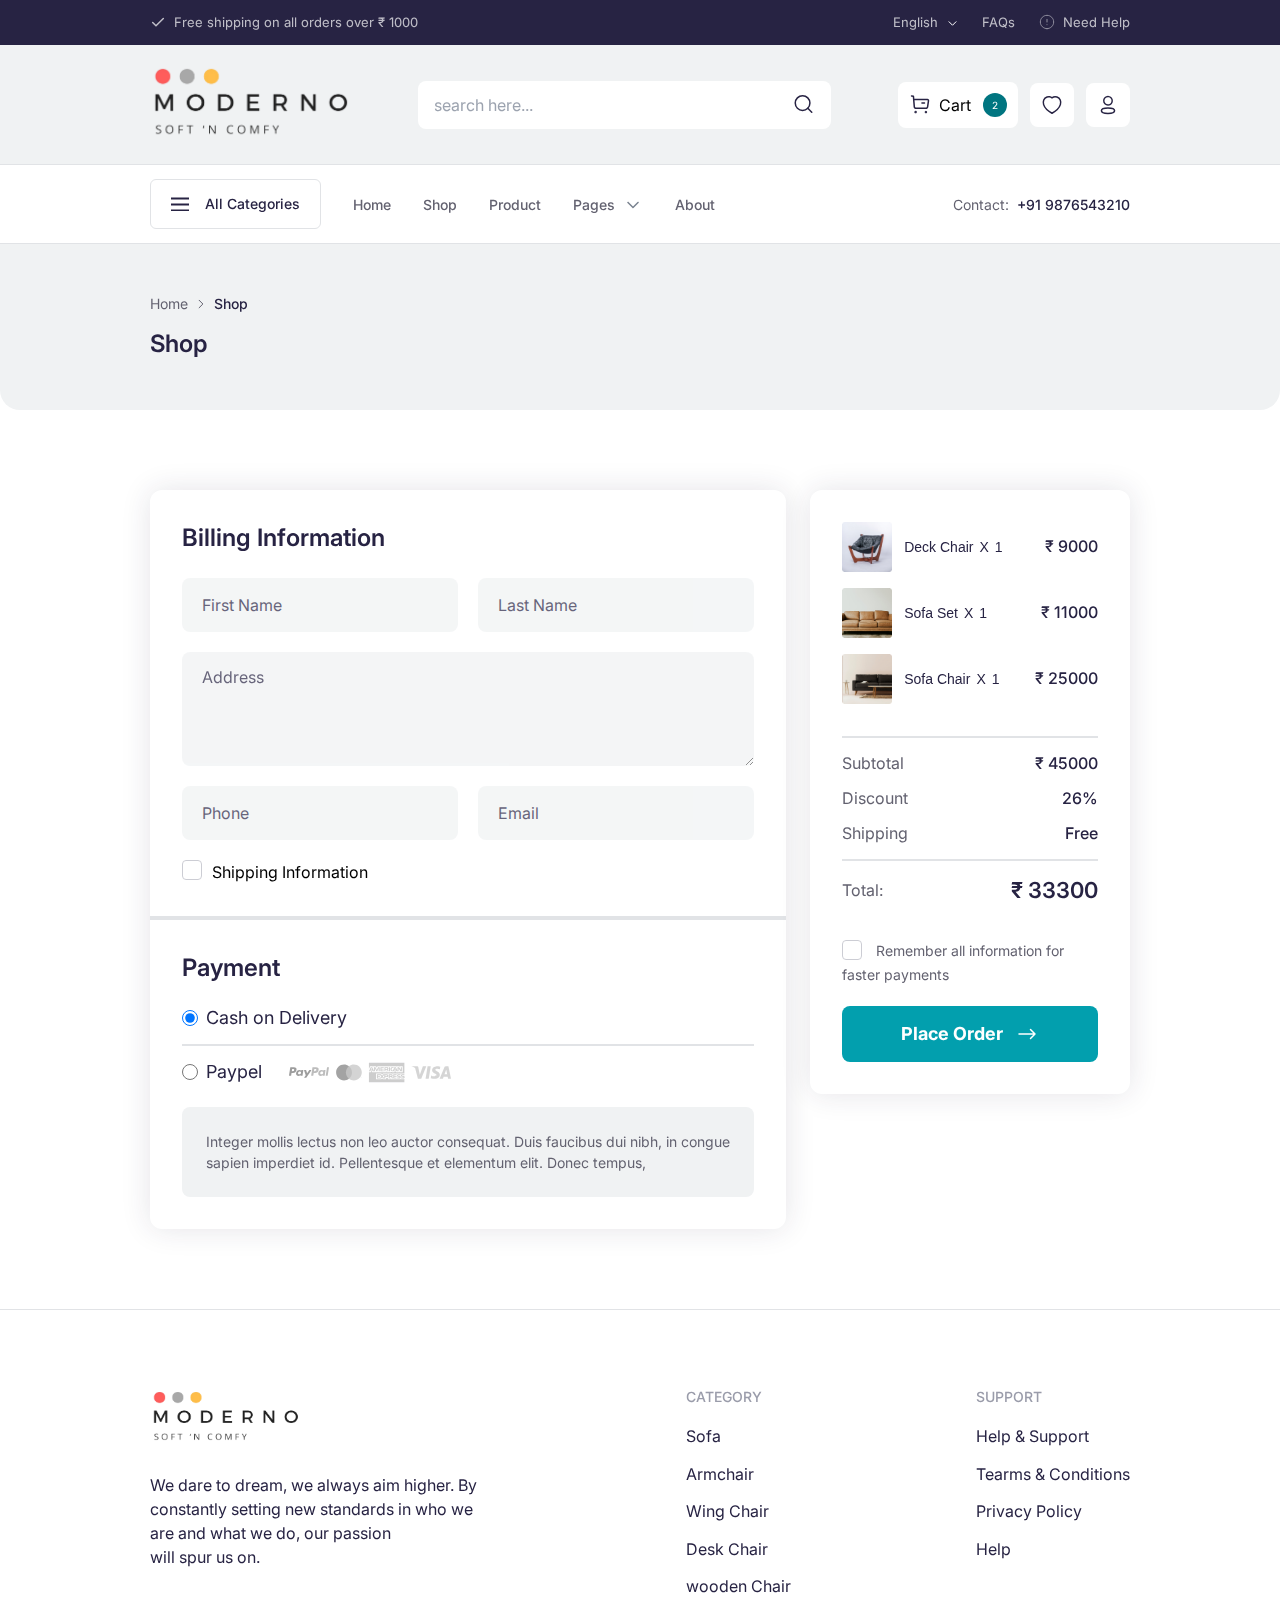
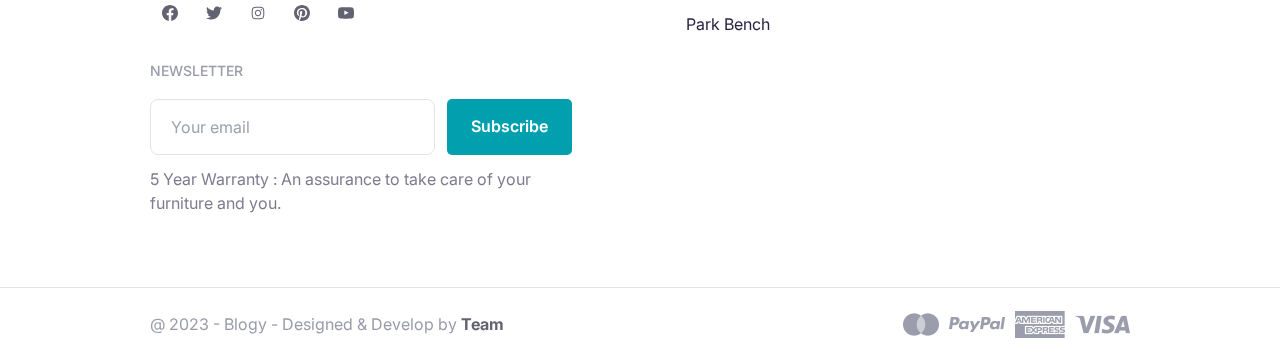
<file: Moderno/checkout-shopping.html>
<!DOCTYPE html>
<html lang="en">

<head>
    <meta charset="UTF-8">
    <meta http-equiv="X-UA-Compatible" content="IE=edge">
    <meta name="viewport" content="width=device-width, initial-scale=1.0">

    <title>Moderno</title>
    <link rel="icon" href="./public/assets/images/all-img/Soft.png" type="image/icon type">

    <!-- google fonts -->
    <link rel="preconnect" href="https://fonts.googleapis.com">
    <link rel="preconnect" href="https://fonts.gstatic.com" crossorigin>
    <link href="https://fonts.googleapis.com/css2?family=Inter:wght@300;400;500;600;700&display=swap" rel="stylesheet">

    <!-- css link here  -->
    <link rel="stylesheet" href="./public/assets/plugins/css/swipper.css">
    <link rel="stylesheet" href="./public/assets/plugins/css/select2.css">
    <link rel="stylesheet" href="./public/css/tailwind.css">
    <link rel="stylesheet" href="./public/css/styles.css">
    <link rel="stylesheet" href="./public/css/responsive.css">
</head>

<body class="font-display">
    <!-- header area start -->
    <header class="font-display">
        <div id="header-sticky" class="">
            <div class="top-header bg-secondary">
                <div class="container px-3 md:px-5 xl:px-0">
                    <div class="py-3.5 flex justify-center sm:justify-between">
                        <p class="sm:flex gap-2 items-center text-[13px] leading-[110%] text-white opacity-70 hidden">
                            <span>
                                <svg width="16" height="17" viewBox="0 0 16 17" fill="none" xmlns="http://www.w3.org/2000/svg">
                                    <path d="M13.3334 4.5L6.00002 11.8333L2.66669 8.5" stroke="white" stroke-width="1.5" stroke-linecap="round" stroke-linejoin="round" />
                                </svg>
                            </span>
                            <span>Free shipping on all orders over &#8377 1000</span>
                        </p>
                        <div>
                            <ul class="flex gap-6 items-center">
                                <li class="inline-flex items-center text-white-50 justify-center relative language">
                                    <select class="custom-select" name="state">
                                        <option value="AL">English</option>
                                        <option value="WY">Hindi</option>
                                    </select>
                                </li>
                                <li class="inline-flex items-center justify-center">
                                    <a href="#" class="inline-flex gap-2 items-center text-white opacity-70 text-[13px] leading-[130%]">FAQs</a>
                                </li>
                                <li class="inline-flex items-center justify-center">
                                    <a href="#" class="inline-flex gap-2 items-center text-white opacity-70 text-[13px] leading-[130%]">
                                        <span>
                                            <svg width="16" height="16" viewBox="0 0 16 16" fill="none" xmlns="http://www.w3.org/2000/svg">
                                                <g opacity="0.7" clip-path="url(#clip0_906_1673)">
                                                    <path d="M7.99992 14.6667C11.6818 14.6667 14.6666 11.6819 14.6666 8C14.6666 4.3181 11.6818 1.33333 7.99992 1.33333C4.31802 1.33333 1.33325 4.3181 1.33325 8C1.33325 11.6819 4.31802 14.6667 7.99992 14.6667Z" stroke="white" stroke-linecap="round" stroke-linejoin="round" />
                                                    <path d="M8 5.33333V8" stroke="white" stroke-linecap="round" stroke-linejoin="round" />
                                                    <path d="M8 10.6667H8.00615" stroke="white" stroke-linecap="round" stroke-linejoin="round" />
                                                </g>
                                                <defs>
                                                    <clipPath id="clip0_906_1673">
                                                        <rect width="16" height="16" fill="white" />
                                                    </clipPath>
                                                </defs>
                                            </svg>
                                        </span>
                                        <span>Need Help</span>
                                    </a>
                                </li>
                            </ul>
                        </div>
                    </div>
                </div>
            </div>
            <div class="main-header bg-grayscales-500 lg:border-none border-b border-grayscales-700">
                <div class="container px-3 md:px-5 xl:px-0">
                    <div class="flex justify-between items-center py-5">
                        <div>
                            <a href="index.html">
                                <img src="./public/assets/images/all-img/logo2.png" alt="" width="200px">
                            </a>
                        </div>
                        <div class="lg:max-w-[413px] lg:block hidden w-full">
                            <div class="relative">
                                <input type="text" id="search" placeholder="search here..." class="block w-full bg-white focus:outline-none border-0 px-4 py-3 rounded-lg focus:ring-2 ring-[#029FAE]">
                                <label for="search" class="absolute right-4 top-3">
                                    <svg width="23" height="22" viewBox="0 0 23 22" fill="none" xmlns="http://www.w3.org/2000/svg">
                                        <path d="M10.5833 17.4167C14.6334 17.4167 17.9167 14.1334 17.9167 10.0833C17.9167 6.03325 14.6334 2.75 10.5833 2.75C6.53325 2.75 3.25 6.03325 3.25 10.0833C3.25 14.1334 6.53325 17.4167 10.5833 17.4167Z" stroke="#272343" stroke-width="1.5" stroke-linecap="round" stroke-linejoin="round" />
                                        <path d="M19.75 19.25L15.7625 15.2625" stroke="#272343" stroke-width="1.5" stroke-linecap="round" stroke-linejoin="round" />
                                    </svg>
                                </label>
                            </div>
                        </div>
                        <div class="lg:block hidden">
                            <ul class="flex items-center gap-3">
                                <li class="relative">
                                    <a href="#" class="inline-flex gap-2 bg-white rounded-lg p-[11px]" id="addToCart">
                                        <span><svg width="22" height="22" viewBox="0 0 22 22" fill="none" xmlns="http://www.w3.org/2000/svg">
                                                <path d="M2.52087 2.97916L4.42754 3.30916L5.31029 13.8261C5.3442 14.2399 5.5329 14.6258 5.83873 14.9066C6.14457 15.1875 6.54506 15.3427 6.96029 15.3413H16.9611C17.3587 15.3418 17.7431 15.1986 18.0436 14.9383C18.344 14.6779 18.5404 14.3178 18.5965 13.9242L19.4673 7.91266C19.4905 7.75279 19.482 7.58991 19.4422 7.43333C19.4024 7.27675 19.3322 7.12955 19.2354 7.00015C19.1387 6.87074 19.0175 6.76167 18.8786 6.67917C18.7397 6.59667 18.5859 6.54235 18.426 6.51933C18.3673 6.51291 4.73371 6.50833 4.73371 6.50833" stroke="#272343" stroke-width="1.5" stroke-linecap="round" stroke-linejoin="round" />
                                                <path d="M12.948 9.89542H15.4899" stroke="#272343" stroke-width="1.5" stroke-linecap="round" stroke-linejoin="round" />
                                                <path fill-rule="evenodd" clip-rule="evenodd" d="M6.55786 18.5194C6.62508 18.5165 6.69219 18.5273 6.75515 18.551C6.81811 18.5748 6.87562 18.611 6.9242 18.6575C6.97279 18.7041 7.01145 18.76 7.03787 18.8219C7.06428 18.8837 7.0779 18.9503 7.0779 19.0176C7.0779 19.0849 7.06428 19.1515 7.03787 19.2134C7.01145 19.2753 6.97279 19.3312 6.9242 19.3777C6.87562 19.4243 6.81811 19.4605 6.75515 19.4842C6.69219 19.508 6.62508 19.5187 6.55786 19.5158C6.42942 19.5103 6.30808 19.4554 6.21914 19.3626C6.13021 19.2698 6.08057 19.1462 6.08057 19.0176C6.08057 18.8891 6.13021 18.7655 6.21914 18.6726C6.30808 18.5798 6.42942 18.5249 6.55786 18.5194Z" fill="#272343" stroke="#272343" stroke-width="1.5" stroke-linecap="round" stroke-linejoin="round" />
                                                <path fill-rule="evenodd" clip-rule="evenodd" d="M16.8988 18.5194C17.0312 18.5194 17.1583 18.5721 17.252 18.6657C17.3457 18.7594 17.3983 18.8865 17.3983 19.019C17.3983 19.1515 17.3457 19.2786 17.252 19.3723C17.1583 19.4659 17.0312 19.5186 16.8988 19.5186C16.7663 19.5186 16.6392 19.4659 16.5455 19.3723C16.4518 19.2786 16.3992 19.1515 16.3992 19.019C16.3992 18.8865 16.4518 18.7594 16.5455 18.6657C16.6392 18.5721 16.7663 18.5194 16.8988 18.5194Z" fill="#272343" stroke="#272343" stroke-width="1.5" stroke-linecap="round" stroke-linejoin="round" />
                                            </svg>
                                        </span>
                                        <span>Cart</span>
                                        <span class="bg-dark-accents text-white rounded-full py-[3px] px-[9px] ml-1 inline-flex justify-center items-center text-[10px] leading-[100%]">2</span>
                                    </a>
                                    <div class="cart-content">
                                        <ul class="p-6">
                                            <li class="pb-4">
                                                <div class="flex items-center justify-between">
                                                    <div class="flex items-center gap-1">
                                                        <div>
                                                            <img src="./public/assets/images/all-img/cart-01.png" alt="">
                                                        </div>
                                                        <div class="px-2">
                                                            <h2 class="text-gray-black"><span>Isolate Sofa Chair</span> <span class="text-[#636270]">x3</span></h2>
                                                            <p class="text-gray-black font-semibold mb-0">&#8377 12000</p>
                                                        </div>
                                                    </div>
                                                    <div>
                                                        <button class="hover:bg-[#F0F2F3] bg-transparent p-2 hover:text-gray-black rounded-full text-[#9A9CAA] transition-all duration-500">
                                                            <svg width="28" height="28" viewBox="0 0 28 28" fill="none" xmlns="http://www.w3.org/2000/svg">
                                                                <path d="M10 10L14 14M14 14L18 10M14 14L10 18M14 14L18 18" stroke="currentColor" stroke-width="1.5" stroke-linecap="round" stroke-linejoin="round" />
                                                            </svg>
                                                        </button>
                                                    </div>
                                                </div>
                                            </li>
                                            <li class="py-4">
                                                <div class="flex items-center justify-between">
                                                    <div class="flex items-center gap-1">
                                                        <div>
                                                            <img src="./public/assets/images/all-img/cart-02.png" alt="">
                                                        </div>
                                                        <div class="px-2">
                                                            <h2 class="text-gray-black"><span>Wing Chair</span> <span class="text-[#636270]">x5</span></h2>
                                                            <p class="text-gray-black font-semibold mb-0">&#8377 1500</p>
                                                        </div>
                                                    </div>
                                                    <div>
                                                        <button class="hover:bg-[#F0F2F3] bg-transparent p-2 hover:text-gray-black rounded-full text-[#9A9CAA] transition-all duration-500">
                                                            <svg width="28" height="28" viewBox="0 0 28 28" fill="none" xmlns="http://www.w3.org/2000/svg">
                                                                <path d="M10 10L14 14M14 14L18 10M14 14L10 18M14 14L18 18" stroke="currentColor" stroke-width="1.5" stroke-linecap="round" stroke-linejoin="round" />
                                                            </svg>
                                                        </button>
                                                    </div>
                                                </div>
                                            </li>
                                            <div class="flex justify-between items-center py-2 mb-4">
                                                <p class="text-[#636270] text-lg">2 Products</p>
                                                <p class="text-gray-black text-xl font-medium">&#8377 43500</p>
                                            </div>
                                            <div class="flex justify-between items-center">
                                                <a href="shopping-cart.html" class="btn-transparent">View Cart</a>
                                                <a href="checkout-shopping.html" class="btn-primary">Checkout</a>
                                            </div>
                                        </ul>
                                    </div>
                                </li>
                                <li class="inline-flex items-center justify-center">
                                    <a href="wishlist.html" class="bg-white text-gray-black hover:text-[#007580] rounded-lg p-[11px]">
                                        <svg width="22" height="22" viewBox="0 0 22 22" fill="none" xmlns="http://www.w3.org/2000/svg">
                                            <path fill-rule="evenodd" clip-rule="evenodd" d="M2.63262 10.6315C1.64903 7.56067 2.79762 4.05075 6.02245 3.01217C6.85867 2.74459 7.74676 2.68086 8.61262 2.82629C9.47849 2.97172 10.297 3.32208 10.9999 3.84817C12.3337 2.81692 14.2743 2.46858 15.9683 3.01217C19.1922 4.05075 20.349 7.56067 19.3664 10.6315C17.8355 15.499 10.9999 19.2482 10.9999 19.2482C10.9999 19.2482 4.21478 15.5558 2.63262 10.6315V10.6315Z" stroke="currentColor" stroke-width="1.5" stroke-linecap="round" stroke-linejoin="round" />
                                        </svg>
                                    </a>
                                </li>
                                <li class="relative">
                                    <button class="bg-white text-gray-black hover:text-[#007580] rounded-lg p-[11px] user-profile">
                                        <svg width="22" height="22" viewBox="0 0 22 22" fill="none" xmlns="http://www.w3.org/2000/svg">
                                            <path fill-rule="evenodd" clip-rule="evenodd" d="M10.9862 14.0672C7.44053 14.0672 4.4137 14.6034 4.4137 16.7503C4.4137 18.8971 7.42128 19.4526 10.9862 19.4526C14.5309 19.4526 17.5587 18.9154 17.5587 16.7695C17.5587 14.6236 14.5502 14.0672 10.9862 14.0672V14.0672Z" stroke="currentColor" stroke-width="1.5" stroke-linecap="round" stroke-linejoin="round" />
                                            <path fill-rule="evenodd" clip-rule="evenodd" d="M10.9862 11.0055C11.8195 11.0055 12.634 10.7584 13.3268 10.2955C14.0197 9.83255 14.5597 9.17457 14.8785 8.40475C15.1974 7.63492 15.2808 6.78783 15.1183 5.97058C14.9557 5.15334 14.5545 4.40266 13.9653 3.81346C13.3761 3.22426 12.6254 2.82301 11.8081 2.66045C10.9909 2.49789 10.1438 2.58132 9.37397 2.9002C8.60415 3.21907 7.94617 3.75906 7.48324 4.45188C7.02031 5.14471 6.77322 5.95925 6.77322 6.7925C6.76932 7.90581 7.20779 8.97508 7.99218 9.76515C8.77657 10.5552 9.84266 11.0014 10.956 11.0055H10.9862Z" stroke="currentColor" stroke-width="1.429" stroke-linecap="round" stroke-linejoin="round" />
                                        </svg>
                                    </button>
                                    <div class="profile-content">
                                        <ul class="py-3">
                                            <div class="px-3 shadow-[0px_1px_0px_#E1E3E6]">
                                                <li>
                                                    <a href="sign-in.html">Sign In</a>
                                                </li>
                                                <li>
                                                    <a href="sign-up.html">Create a Account</a>
                                                </li>
                                            </div>
                                            <div class="px-3 shadow-[0px_1px_0px_#E1E3E6]">
                                                <li>
                                                    <a href="account-setting.html">Account Settings</a>
                                                </li>
                                                <li>
                                                    <a href="order-history.html">Order History</a>
                                                </li>
                                            </div>
                                            <div class="px-3 shadow-[0px_1px_0px_#E1E3E6]">
                                                <li>
                                                    <a href="wishlist.html">Wishlist</a>
                                                </li>
                                                <li>
                                                    <a href="shopping-cart.html">Shopping Cart</a>
                                                </li>
                                            </div>
                                            <div class="px-3">
                                                <li>
                                                    <a href="#">Logout</a>
                                                </li>
                                            </div>
                                        </ul>
                                    </div>
                                </li>
                            </ul>
                        </div>
                        <div class="lg:hidden inline-block hamburger-btn" id="hamburger-btn">
                            <span></span>
                            <span></span>
                            <span></span>
                        </div>
                    </div>
                </div>
            </div>
        </div>
        <div class="bottom-header bg-white shadow-[0px_1px_0px_#E1E3E6] relative z-30 hidden lg:block">
            <div class="container px-3 md:px-5 xl:px-0">
                <div class="py-3.5 flex justify-between items-center">
                    <div class="flex gap-8 items-center">
                        <div class="relative">
                            <button class="max-h-12 inline-flex items-center justify-center gap-4 py-3.5 px-5 border border-grayscales-700 rounded-md custom-dropdown text-gray-black text-sm leading-4 font-medium font-display">
                                <span class="text-gray-black inline-flex">
                                    <svg width="18" height="14" viewBox="0 0 18 14" fill="none" xmlns="http://www.w3.org/2000/svg">
                                        <path d="M18 2.5H0V0.5H18V2.5Z" fill="currentColor" />
                                        <path d="M18 8.5H0V6.5H18V8.5Z" fill="currentColor" />
                                        <path d="M18 14.5H0V12.5H18V14.5Z" fill="currentColor" />
                                    </svg>
                                </span>
                                <span class="text-gray-black inline-flex">All Categories</span>
                            </button>
                            <div class="dropdown-content">
                                <ul class="p-3">
                                    <li>
                                        <a href="products.html">Wodden</a>
                                    </li>
                                    <li>
                                        <a href="products.html">Partex</a>
                                    </li>
                                    <li>
                                        <a href="products.html">Plywood</a>
                                    </li>
                                    <li>
                                        <a href="products.html">Segun</a>
                                    </li>
                                </ul>
                            </div>
                        </div>

                        <ul class="lg:flex gap-8 items-center hidden main-menu">
                            <li>
                                <a href="index.html">Home</a>
                            </li>
                            <li>
                                <a href="products.html">Shop</a>
                            </li>
                            <li>
                                <a href="product-details.html">Product</a>
                            </li>
                            <li class="relative">
                                <a href="javascript:void(0);" class="inline-flex gap-2 items-center">Pages
                                    <span>
                                    <img src="./public/assets/images/all-img/select-arrow.png" alt="">     
                                    </span>
                                </a>
                                <ul>
                                    <!-- <li>
                                        <a href="404.html">404</a>
                                    </li> -->
                                    <li>
                                        <a href="account-setting.html">Account Setting</a>
                                    </li>
                                    <li>
                                        <a href="sign-in.html">Sign In</a>
                                    </li>
                                    <li>
                                        <a href="sign-up.html">Sign Up</a>
                                    </li>
                                    <li>
                                        <a href="forget-password.html">Forget Password</a>
                                    </li>
                                    <li>
                                        <a href="change-password.html">Change Password</a>
                                    </li>
                                    <li>
                                        <a href="products.html">Product List</a>
                                    </li>
                                    <li>
                                        <a href="product-details.html">Product Details</a>
                                    </li>
                                    <li>
                                        <a href="shopping-cart.html">Shopping Cart</a>
                                    </li>
                                    <li>
                                        <a href="wishlist.html">Wishlist</a>
                                    </li>
                                    <li>
                                        <a href="checkout-billing.html">Checkout Billing</a>
                                    </li>
                                    <li>
                                        <a href="checkout-shopping.html">Checkout Shoping</a>
                                    </li>
                                </ul>
                            </li>
                            <li>
                                <a href="">About</a>
                            </li>
                        </ul>
                    </div>
                    <div>
                        <p class="text-grayscales-900 inline-flex gap-2 items-center text-sm font-display"><span>Contact:</span><span class="text-secondary font-medium">+91 9876543210</span></p>
                    </div>
                </div>
            </div>
        </div>
        <!-- Mobile Menu Area Start -->
        <div class="nav-menu" id="nav-menu">
            <div class="flex justify-between  items-center px-3 py-4 mb-4">
                <div>
                    <a href="#">
                        <img src="./public/assets/images/all-img/logo-sm.png" alt="">
                    </a>
                </div>
                <ul class="flex items-center gap-3">
                    <li>
                        <a href="#" class="inline-flex gap-2 bg-white rounded-lg p-[11px] relative">
                            <span>
                                <svg width="22" height="22" viewBox="0 0 22 22" fill="none" xmlns="http://www.w3.org/2000/svg">
                                    <path d="M2.52087 2.97916L4.42754 3.30916L5.31029 13.8261C5.3442 14.2399 5.5329 14.6258 5.83873 14.9066C6.14457 15.1875 6.54506 15.3427 6.96029 15.3413H16.9611C17.3587 15.3418 17.7431 15.1986 18.0436 14.9383C18.344 14.6779 18.5404 14.3178 18.5965 13.9242L19.4673 7.91266C19.4905 7.75279 19.482 7.58991 19.4422 7.43333C19.4024 7.27675 19.3322 7.12955 19.2354 7.00015C19.1387 6.87074 19.0175 6.76167 18.8786 6.67917C18.7397 6.59667 18.5859 6.54235 18.426 6.51933C18.3673 6.51291 4.73371 6.50833 4.73371 6.50833" stroke="#272343" stroke-width="1.5" stroke-linecap="round" stroke-linejoin="round" />
                                    <path d="M12.948 9.89542H15.4899" stroke="#272343" stroke-width="1.5" stroke-linecap="round" stroke-linejoin="round" />
                                    <path fill-rule="evenodd" clip-rule="evenodd" d="M6.55786 18.5194C6.62508 18.5165 6.69219 18.5273 6.75515 18.551C6.81811 18.5748 6.87562 18.611 6.9242 18.6575C6.97279 18.7041 7.01145 18.76 7.03787 18.8219C7.06428 18.8837 7.0779 18.9503 7.0779 19.0176C7.0779 19.0849 7.06428 19.1515 7.03787 19.2134C7.01145 19.2753 6.97279 19.3312 6.9242 19.3777C6.87562 19.4243 6.81811 19.4605 6.75515 19.4842C6.69219 19.508 6.62508 19.5187 6.55786 19.5158C6.42942 19.5103 6.30808 19.4554 6.21914 19.3626C6.13021 19.2698 6.08057 19.1462 6.08057 19.0176C6.08057 18.8891 6.13021 18.7655 6.21914 18.6726C6.30808 18.5798 6.42942 18.5249 6.55786 18.5194Z" fill="#272343" stroke="#272343" stroke-width="1.5" stroke-linecap="round" stroke-linejoin="round" />
                                    <path fill-rule="evenodd" clip-rule="evenodd" d="M16.8988 18.5194C17.0312 18.5194 17.1583 18.5721 17.252 18.6657C17.3457 18.7594 17.3983 18.8865 17.3983 19.019C17.3983 19.1515 17.3457 19.2786 17.252 19.3723C17.1583 19.4659 17.0312 19.5186 16.8988 19.5186C16.7663 19.5186 16.6392 19.4659 16.5455 19.3723C16.4518 19.2786 16.3992 19.1515 16.3992 19.019C16.3992 18.8865 16.4518 18.7594 16.5455 18.6657C16.6392 18.5721 16.7663 18.5194 16.8988 18.5194Z" fill="#272343" stroke="#272343" stroke-width="1.5" stroke-linecap="round" stroke-linejoin="round" />
                                </svg>
                            </span>
                            <span class="bg-dark-accents absolute -top-1 right-0 text-white rounded-full px-2 py-1.5 inline-flex justify-center items-center text-[10px] leading-[100%]">2</span>
                        </a>
                    </li>
                    <li>
                        <a href="#" class="bg-white text-gray-black flex hover:text-[#007580] rounded-lg p-[11px]">
                            <svg width="22" height="22" viewBox="0 0 22 22" fill="none" xmlns="http://www.w3.org/2000/svg">
                                <path fill-rule="evenodd" clip-rule="evenodd" d="M2.63262 10.6315C1.64903 7.56067 2.79762 4.05075 6.02245 3.01217C6.85867 2.74459 7.74676 2.68086 8.61262 2.82629C9.47849 2.97172 10.297 3.32208 10.9999 3.84817C12.3337 2.81692 14.2743 2.46858 15.9683 3.01217C19.1922 4.05075 20.349 7.56067 19.3664 10.6315C17.8355 15.499 10.9999 19.2482 10.9999 19.2482C10.9999 19.2482 4.21478 15.5558 2.63262 10.6315V10.6315Z" stroke="currentColor" stroke-width="1.5" stroke-linecap="round" stroke-linejoin="round" />
                            </svg>
                        </a>
                    </li>
                    <li class="relative">
                        <button class="bg-white text-gray-black hover:text-[#007580] rounded-lg p-[11px] user-profile">
                            <svg width="22" height="22" viewBox="0 0 22 22" fill="none" xmlns="http://www.w3.org/2000/svg">
                                <path fill-rule="evenodd" clip-rule="evenodd" d="M10.9862 14.0672C7.44053 14.0672 4.4137 14.6034 4.4137 16.7503C4.4137 18.8971 7.42128 19.4526 10.9862 19.4526C14.5309 19.4526 17.5587 18.9154 17.5587 16.7695C17.5587 14.6236 14.5502 14.0672 10.9862 14.0672V14.0672Z" stroke="currentColor" stroke-width="1.5" stroke-linecap="round" stroke-linejoin="round" />
                                <path fill-rule="evenodd" clip-rule="evenodd" d="M10.9862 11.0055C11.8195 11.0055 12.634 10.7584 13.3268 10.2955C14.0197 9.83255 14.5597 9.17457 14.8785 8.40475C15.1974 7.63492 15.2808 6.78783 15.1183 5.97058C14.9557 5.15334 14.5545 4.40266 13.9653 3.81346C13.3761 3.22426 12.6254 2.82301 11.8081 2.66045C10.9909 2.49789 10.1438 2.58132 9.37397 2.9002C8.60415 3.21907 7.94617 3.75906 7.48324 4.45188C7.02031 5.14471 6.77322 5.95925 6.77322 6.7925C6.76932 7.90581 7.20779 8.97508 7.99218 9.76515C8.77657 10.5552 9.84266 11.0014 10.956 11.0055H10.9862Z" stroke="currentColor" stroke-width="1.429" stroke-linecap="round" stroke-linejoin="round" />
                            </svg>
                        </button>
                        <div class="profile-content">
                            <ul>
                                <li>
                                    <a href="products.html">Wodden</a>
                                </li>
                                <li>
                                    <a href="products.html">Partex</a>
                                </li>
                                <li>
                                    <a href="products.html">Plywood</a>
                                </li>
                                <li>
                                    <a href="products.html">Segun</a>
                                </li>
                            </ul>
                        </div>
                    </li>
                    <li>
                        <span class="hamburger-btn-close bg-[#F7F7F9] text-black w-[44px] h-[44px] rounded-full flex items-center justify-center" id="hamburger-btn-close">
                            <svg width="12" height="12" viewBox="0 0 12 12" fill="none" xmlns="http://www.w3.org/2000/svg">
                                <path d="M11 1L1 11" stroke="currentColor" stroke-width="1.5" stroke-linecap="round" stroke-linejoin="round"></path>
                                <path d="M1 1L11 11" stroke="currentColor" stroke-width="1.5" stroke-linecap="round" stroke-linejoin="round"></path>
                            </svg>
                        </span>
                    </li>
                </ul>
            </div>
            <div class="px-3 mb-4">
                <div class="lg:max-w-[413px] w-full">
                    <div class="relative">
                        <input type="text" placeholder="search here..." class="block w-full bg-grayscales-500 focus:outline-none border-0 px-4 py-3 rounded-lg">
                        <span class="absolute right-4 top-3">
                            <svg width="23" height="22" viewBox="0 0 23 22" fill="none" xmlns="http://www.w3.org/2000/svg">
                                <path d="M10.5833 17.4167C14.6334 17.4167 17.9167 14.1334 17.9167 10.0833C17.9167 6.03325 14.6334 2.75 10.5833 2.75C6.53325 2.75 3.25 6.03325 3.25 10.0833C3.25 14.1334 6.53325 17.4167 10.5833 17.4167Z" stroke="#272343" stroke-width="1.5" stroke-linecap="round" stroke-linejoin="round" />
                                <path d="M19.75 19.25L15.7625 15.2625" stroke="#272343" stroke-width="1.5" stroke-linecap="round" stroke-linejoin="round" />
                            </svg>
                        </span>
                    </div>
                </div>
            </div>
            <!-- menu -->
            <div>
                <nav class="tabs flex flex-row">
                    <button data-target="panel-1" class="tab rounded-none w-1/2 active text-gray-600 py-4 px-6 block hover:text-blue-500 focus:outline-none text-blue-500 border-b-2 font-medium border-blue-500">
                        Menu
                    </button>
                    <button data-target="panel-2" class="tab rounded-none w-1/2 ext-gray-600 py-4 px-6 block hover:text-blue-500 focus:outline-none border-b-2 font-medium border-blue-500">
                        Categories
                    </button>
                </nav>
            </div>

            <div id="panels">
                <div class="panel-1 tab-content active">
                    <ul class="flex flex-col items-center">
                        <li class="w-full block">
                            <a href="" class="border-b border-[#029FAE] block px-3 py-2">Home</a>
                        </li>
                        <li class="w-full block">
                            <a href="" class="border-b border-[#029FAE] block px-3 py-2">Shop</a>
                        </li>
                        <li class="w-full block">
                            <a href="" class="border-b border-[#029FAE] block px-3 py-2">Product</a>
                        </li>
                        <li class="w-full block">
                            <a href="" class="border-b border-[#029FAE] block px-3 py-2">Pages</a>
                        </li>
                        <li class="w-full block">
                            <a href="" class="border-b border-[#029FAE] block px-3 py-2">About</a>
                        </li>
                    </ul>
                </div>
                <div class="panel-2 tab-content py-5">
                    <ul>
                        <li>
                            <a href="products.html" class="border-b border-[#029FAE] block px-3 py-2">Wodden</a>
                        </li>
                        <li>
                            <a href="products.html" class="border-b border-[#029FAE] block px-3 py-2">Partex</a>
                        </li>
                        <li>
                            <a href="products.html" class="border-b border-[#029FAE] block px-3 py-2">Plywood</a>
                        </li>
                        <li>
                            <a href="products.html" class="border-b border-[#029FAE] block px-3 py-2">Segun</a>
                        </li>
                    </ul>
                </div>
            </div>
        </div>
        <!-- Mobile Menu Area End -->
        <div class="overlay" id="overlay"></div>
    </header>
    <!-- header area end -->

    <!-- Breadcrumb Start -->
    <div class="breadcrumb">
        <div class="container px-3 md:px-5 xl:px-0">
            <div class="flex items-center gap-1 py-[1.5px]">
                <a href="#" class="text-[14px] font-normal leading-[110%] text-dark-gray">Home</a>

                <svg width="18" height="18" viewBox="0 0 18 18" fill="none" xmlns="http://www.w3.org/2000/svg">
                    <path d="M7.125 5.25L10.875 9L7.125 12.75" stroke="#636270" stroke-linecap="round" stroke-linejoin="round" />
                </svg>

                <span class="text-[14px] font-medium leading-[110%] font-display text-gray-black inline-block">Shop</span>
            </div>

            <h2 class="pt-[13.5px] text-2xl font-semibold text-gray-black font-display">Shop</h2>
        </div>
    </div>
    <!-- Breadcrumb End -->

    <!-- Sign In Form Start -->
    <div class="container py-20">
        <div class="flex flex-wrap lg:flex-nowrap items-start gap-6">
            <!-- cart billing start -->
            <div class="cart-total lg:w-2/3 w-full">
                <div class="billing-info-wrapper">
                    <div class="p-8">
                        <h2 class="text-start text-2xl text-[#272343] font-semibold mb-6 font-display">Billing Information</h2>
                        <div class="flex flex-col sm:flex-row gap-5 items-center mb-5">
                            <div class="w-full">
                                <input type="text" placeholder="First Name" class="input-box focus:outline-none focus:ring-2 focus:ring-accents font-display transition duration-300 ease-in-out">
                            </div>
                            <div class="w-full">
                                <input type="text" placeholder="Last Name" class="input-box focus:outline-none  focus:ring-2 focus:ring-accents font-display transition duration-300 ease-in-out">
                            </div>
                        </div>
                        <div class="w-full inline-flex mb-5">
                            <textarea class="input-box focus:outline-none  focus:ring-2 focus:ring-accents font-display transition duration-300 ease-in-out" placeholder="Address" name="" id="" cols="10" rows="5"></textarea>
                        </div>
                        <div class="flex flex-col sm:flex-row gap-5 items-center mb-5">
                            <div class="w-full">
                                <input type="text" placeholder="Phone" class="input-box focus:outline-none  focus:ring-2 focus:ring-accents font-display transition duration-300 ease-in-out">
                            </div>

                            <div class="w-full">
                                <input type="text" placeholder="Email" class="input-box focus:outline-none  focus:ring-2 focus:ring-accents font-display transition duration-300 ease-in-out">
                            </div>
                        </div>

                        <!-- <div class="cursor-pointer">
                            <input id="wp-comment-cookies-consent" name="wp-comment-cookies-consent" class="cursor-pointer test" type="checkbox" value="yes">
                            <label for="wp-comment-cookies-consent" >Ship to a different address</label>
                        </div> -->

                        <label class="cursor-pointer flex" for="chkFacility3">
                            <input id="chkFacility3" name="wp-comment-cookies-consent" class="cursor-pointer test" type="checkbox" value="yes">
                            <span class="select-none">Shipping Information</span>
                        </label>

                    </div>
                    <hr class="my-0">

                    <div class="changeme hidden p-8">
                        <h2 class="text-start text-2xl text-[#272343] font-semibold mb-6 font-display">Shipping Information</h2>
                        <div class="flex flex-col sm:flex-row gap-5 items-center mb-5">
                            <div class="w-full">
                                <input type="text" placeholder="First Name" class="input-box focus:outline-none focus:ring-2 focus:ring-accents font-display transition duration-300 ease-in-out">
                            </div>
                            <div class="w-full">
                                <input type="text" placeholder="Last Name" class="input-box focus:outline-none  focus:ring-2 focus:ring-accents font-display transition duration-300 ease-in-out">
                            </div>
                        </div>
                        <div class="w-full inline-flex mb-5">
                            <textarea class="input-box focus:outline-none  focus:ring-2 focus:ring-accents font-display transition duration-300 ease-in-out" placeholder="Address" name="" id="" cols="10" rows="5"></textarea>
                        </div>
                        <div class="flex flex-col sm:flex-row gap-5 items-center">
                            <div class="w-full">
                                <input type="text" placeholder="Phone" class="input-box focus:outline-none  focus:ring-2 focus:ring-accents font-display transition duration-300 ease-in-out">
                            </div>

                            <div class="w-full">
                                <input type="text" placeholder="Email" class="input-box focus:outline-none  focus:ring-2 focus:ring-accents font-display transition duration-300 ease-in-out">
                            </div>
                        </div>
                    </div>
                    <hr class="my-0">
                    <div class="p-8">
                        <h2 class="text-start text-2xl text-[#272343] font-semibold mb-6 font-display">Payment</h2>

                        <div class="flex items-center mb-4 ">
                            <input checked id="default-radio-1" type="radio" value="" name="default-radio" class="w-4 h-4">
                            <label for="default-radio-1" class="ml-2 text-[18px] leading-[110%] font-normal text-gray-black cursor-pointer">Cash on Delivery</label>
                        </div>

                        <hr>
                        <div class="flex items-center gap-[27px] pb-6">

                            <div class="flex items-center">
                                <input id="default-radio-2" type="radio" value="" name="default-radio" class="w-4 h-4">
                                <label for="default-radio-2" class="ml-2 text-[18px] leading-[110%] font-normal text-gray-black cursor-pointer">Paypel</label>
                            </div>
                            <span>
                                <svg width="162" height="21" viewBox="0 0 162 21" fill="none" xmlns="http://www.w3.org/2000/svg">
                                    <g opacity="0.5">
                                        <path d="M4.79565 5.16931H1.68713C1.58422 5.16925 1.48468 5.20594 1.40642 5.27277C1.32817 5.33961 1.27636 5.43219 1.26033 5.53384L0.00310611 13.5049C-0.00267374 13.5419 -0.000368125 13.5797 0.00986307 13.6157C0.0200943 13.6517 0.0380082 13.6851 0.0623721 13.7135C0.086736 13.7419 0.116971 13.7647 0.150995 13.7804C0.185018 13.796 0.222022 13.804 0.25946 13.804H1.74349C1.84647 13.804 1.94607 13.7673 2.02433 13.7003C2.10259 13.6334 2.15436 13.5407 2.1703 13.439L2.50937 11.2891C2.5253 11.1874 2.577 11.0948 2.65516 11.0279C2.73333 10.961 2.83282 10.9242 2.93572 10.9241H3.91978C5.96742 10.9241 7.1492 9.93322 7.45782 7.96966C7.59691 7.1106 7.46373 6.43563 7.06147 5.96292C6.61967 5.44385 5.83606 5.16931 4.79565 5.16931V5.16931ZM5.15427 8.08056C4.98428 9.19598 4.13204 9.19598 3.30798 9.19598H2.83891L3.16799 7.11287C3.17762 7.05193 3.20869 6.99643 3.2556 6.95635C3.30251 6.91627 3.36218 6.89425 3.42388 6.89425H3.63888C4.20022 6.89425 4.72974 6.89425 5.00337 7.21423C5.16655 7.40514 5.21654 7.68876 5.15427 8.08056V8.08056ZM14.0876 8.04466H12.599C12.5373 8.04466 12.4776 8.06668 12.4307 8.10676C12.3838 8.14684 12.3527 8.20234 12.3431 8.26328L12.2772 8.67963L12.1731 8.52873C11.8508 8.06102 11.1322 7.90466 10.415 7.90466C8.77004 7.90466 7.3651 9.15052 7.09147 10.8982C6.94921 11.77 7.15147 12.6036 7.646 13.1849C8.09961 13.7194 8.74868 13.9422 9.52092 13.9422C10.8463 13.9422 11.5813 13.0899 11.5813 13.0899L11.5149 13.5035C11.509 13.5405 11.5112 13.5783 11.5213 13.6144C11.5314 13.6505 11.5492 13.6839 11.5735 13.7124C11.5978 13.7409 11.628 13.7638 11.662 13.7796C11.6959 13.7953 11.7329 13.8035 11.7704 13.8035H13.1112C13.2142 13.8036 13.3138 13.7668 13.3921 13.6999C13.4703 13.633 13.5221 13.5403 13.538 13.4385L14.3426 8.34374C14.3485 8.30684 14.3463 8.26909 14.3362 8.23311C14.3261 8.19713 14.3084 8.16377 14.2841 8.13533C14.2599 8.10689 14.2297 8.08406 14.1958 8.0684C14.1619 8.05275 14.1249 8.04464 14.0876 8.04466V8.04466ZM12.0126 10.9418C11.869 11.7922 11.194 12.3631 10.3332 12.3631C9.90091 12.3631 9.55547 12.2245 9.33366 11.9618C9.11367 11.7009 9.03003 11.3295 9.10003 10.9159C9.23412 10.0728 9.92046 9.48324 10.7682 9.48324C11.1909 9.48324 11.5345 9.62369 11.7608 9.88868C11.9876 10.1564 12.0776 10.53 12.0126 10.9418V10.9418ZM22.0154 8.04466H20.5196C20.449 8.04477 20.3796 8.06209 20.3173 8.09512C20.2549 8.12815 20.2016 8.17589 20.1619 8.23419L18.0988 11.2732L17.2243 8.35283C17.1974 8.26376 17.1426 8.1857 17.068 8.13019C16.9933 8.07469 16.9028 8.0447 16.8097 8.04466H15.3398C15.2985 8.04455 15.2578 8.05429 15.2211 8.07309C15.1844 8.09188 15.1527 8.11917 15.1286 8.1527C15.1045 8.18623 15.0888 8.22501 15.0828 8.26583C15.0768 8.30665 15.0806 8.34832 15.0939 8.38737L16.7416 13.2226L15.1925 15.4094C15.165 15.4481 15.1487 15.4937 15.1453 15.5412C15.142 15.5886 15.1518 15.636 15.1736 15.6783C15.1954 15.7205 15.2285 15.756 15.2691 15.7807C15.3097 15.8054 15.3563 15.8185 15.4039 15.8184H16.8979C16.9677 15.8185 17.0364 15.8017 17.0982 15.7694C17.1601 15.7371 17.2131 15.6903 17.2529 15.633L22.2282 8.45146C22.2551 8.41261 22.2709 8.36711 22.2739 8.31991C22.2769 8.27271 22.2668 8.2256 22.2449 8.18368C22.223 8.14177 22.19 8.10666 22.1496 8.08215C22.1091 8.05765 22.0627 8.04468 22.0154 8.04466V8.04466Z" fill="#253B80" />
                                        <path d="M26.9676 5.16873H23.8586C23.7558 5.16877 23.6564 5.20551 23.5782 5.27234C23.5 5.33916 23.4483 5.43168 23.4323 5.53326L22.1751 13.5043C22.1692 13.5412 22.1714 13.579 22.1816 13.615C22.1917 13.651 22.2096 13.6843 22.2338 13.7127C22.2581 13.7412 22.2883 13.764 22.3222 13.7796C22.3562 13.7953 22.3931 13.8034 22.4305 13.8034H24.0259C24.0979 13.8033 24.1674 13.7775 24.2221 13.7307C24.2768 13.6839 24.3129 13.6191 24.3241 13.548L24.6809 11.2885C24.6968 11.1868 24.7485 11.0942 24.8267 11.0273C24.9048 10.9604 25.0043 10.9236 25.1072 10.9235H26.0908C28.1389 10.9235 29.3202 9.93264 29.6293 7.96908C29.7689 7.11002 29.6348 6.43504 29.2325 5.96233C28.7912 5.44326 28.008 5.16873 26.9676 5.16873V5.16873ZM27.3262 8.07998C27.1567 9.19539 26.3044 9.19539 25.4799 9.19539H25.0113L25.3408 7.11229C25.3503 7.05134 25.3812 6.99579 25.4281 6.95569C25.475 6.91559 25.5346 6.89359 25.5963 6.89366H25.8113C26.3722 6.89366 26.9021 6.89366 27.1758 7.21365C27.339 7.40455 27.3885 7.68818 27.3262 8.07998V8.07998ZM36.2591 8.04407H34.7714C34.7097 8.0439 34.65 8.06587 34.6031 8.10599C34.5562 8.14611 34.5253 8.20172 34.5159 8.2627L34.45 8.67905L34.3455 8.52815C34.0232 8.06044 33.3051 7.90408 32.5878 7.90408C30.9429 7.90408 29.5384 9.14994 29.2648 10.8976C29.123 11.7694 29.3243 12.603 29.8189 13.1843C30.2734 13.7189 30.9215 13.9416 31.6938 13.9416C33.0192 13.9416 33.7542 13.0893 33.7542 13.0893L33.6878 13.503C33.6819 13.54 33.6841 13.5779 33.6942 13.614C33.7044 13.6502 33.7223 13.6836 33.7467 13.7122C33.771 13.7407 33.8013 13.7636 33.8354 13.7793C33.8695 13.7949 33.9066 13.803 33.9442 13.8029H35.2846C35.3875 13.8029 35.4869 13.7661 35.5651 13.6992C35.6433 13.6322 35.695 13.5396 35.7109 13.438L36.5159 8.34315C36.5216 8.30614 36.5192 8.26833 36.5089 8.23232C36.4986 8.1963 36.4807 8.16295 36.4563 8.13453C36.4319 8.10612 36.4016 8.08332 36.3676 8.06771C36.3335 8.05209 36.2965 8.04403 36.2591 8.04407V8.04407ZM34.1841 10.9412C34.0414 11.7917 33.3655 12.3625 32.5047 12.3625C32.0733 12.3625 31.727 12.2239 31.5052 11.9612C31.2852 11.7003 31.2024 11.3289 31.2715 10.9153C31.4065 10.0722 32.092 9.48265 32.9396 9.48265C33.3624 9.48265 33.706 9.6231 33.9323 9.88809C34.1601 10.1558 34.2501 10.5294 34.1841 10.9412V10.9412ZM38.014 5.38736L36.7381 13.5043C36.7323 13.5412 36.7345 13.579 36.7447 13.615C36.7548 13.651 36.7726 13.6843 36.7969 13.7127C36.8212 13.7412 36.8514 13.764 36.8853 13.7796C36.9193 13.7953 36.9562 13.8034 36.9936 13.8034H38.2763C38.4894 13.8034 38.6703 13.6489 38.7031 13.4384L39.9612 5.46781C39.967 5.43086 39.9648 5.39309 39.9547 5.35708C39.9445 5.32108 39.9267 5.2877 39.9024 5.25924C39.8782 5.23078 39.848 5.20791 39.8141 5.19221C39.7801 5.17651 39.7432 5.16834 39.7058 5.16827H38.2694C38.2078 5.16849 38.1482 5.19066 38.1014 5.2308C38.0546 5.27095 38.0236 5.32645 38.014 5.38736V5.38736Z" fill="#179BD7" />
                                        <path d="M72.545 15.413V15.1047H72.4648L72.3719 15.3163L72.2795 15.1047H72.199V15.413H72.256V15.1808L72.3429 15.3811H72.4019L72.4888 15.1803V15.413H72.5453H72.545ZM72.0358 15.413V15.1575H72.1385V15.1055H71.876V15.1575H71.9787V15.413H72.0352H72.0358Z" fill="#F79410" />
                                        <path d="M63.4206 16.7354H56.4736V4.25085H63.4207L63.4206 16.7354Z" fill="#FF5F00" />
                                        <path d="M56.9145 10.4934C56.9145 7.96089 58.1003 5.70493 59.9468 4.25109C58.5491 3.14899 56.8204 2.55085 55.0404 2.55348C50.6558 2.55348 47.1016 6.10824 47.1016 10.4934C47.1016 14.8785 50.6558 18.4333 55.0404 18.4333C56.8204 18.4359 58.5492 17.8378 59.9469 16.7357C58.1006 15.2821 56.9145 13.026 56.9145 10.4934Z" fill="#EB001B" />
                                        <path d="M72.7933 10.4934C72.7933 14.8785 69.239 18.4333 64.8544 18.4333C63.0742 18.4359 61.3453 17.8378 59.9473 16.7357C61.7943 15.2818 62.98 13.026 62.98 10.4934C62.98 7.96076 61.7943 5.70493 59.9473 4.25109C61.3452 3.14903 63.0741 2.55089 64.8543 2.55348C69.2389 2.55348 72.7931 6.10824 72.7931 10.4934" fill="#F79E1B" />
                                        <path fill-rule="evenodd" clip-rule="evenodd" d="M115.613 15.1992C115.613 16.096 115.048 16.514 114.038 16.514H112.107V15.6172H114.038C114.216 15.6172 114.365 15.5875 114.424 15.5279C114.484 15.4679 114.543 15.3782 114.543 15.2588C114.543 15.139 114.484 15.0196 114.424 14.96C114.365 14.9 114.246 14.8703 114.068 14.8703C113.147 14.8402 111.988 14.9 111.988 13.5851C111.988 12.9871 112.374 12.3295 113.414 12.3295H115.404V13.2263H113.562C113.384 13.2263 113.265 13.2263 113.176 13.2859C113.087 13.3756 113.028 13.4653 113.028 13.6148C113.028 13.7643 113.117 13.854 113.236 13.914C113.355 13.9437 113.474 13.9736 113.622 13.9736H114.157C114.721 13.9736 115.078 14.0929 115.316 14.3025C115.494 14.5115 115.613 14.7809 115.613 15.1992ZM111.423 14.3025C111.185 14.0929 110.829 13.9736 110.264 13.9736H109.73C109.581 13.9736 109.462 13.9434 109.344 13.914C109.225 13.854 109.136 13.7643 109.136 13.6148C109.136 13.4653 109.165 13.3756 109.284 13.2859C109.373 13.2263 109.492 13.2263 109.67 13.2263H111.512V12.3295H109.522C108.452 12.3295 108.096 12.9871 108.096 13.5851C108.096 14.8998 109.254 14.8402 110.176 14.8703C110.353 14.8703 110.473 14.9 110.532 14.96C110.591 15.0196 110.651 15.139 110.651 15.2588C110.651 15.3782 110.591 15.4679 110.532 15.5279C110.443 15.5875 110.324 15.6172 110.146 15.6172H108.214V16.514H110.146C111.156 16.514 111.72 16.0958 111.72 15.1992C111.72 14.7809 111.602 14.5115 111.423 14.3025ZM107.62 15.6475H105.273V14.8105H107.561V13.974H105.273V13.1966H107.62V12.3299H104.293V16.5142H107.62V15.6475ZM103.223 12.5392C102.896 12.3598 102.51 12.3297 102.005 12.3297H99.7174V16.514H100.727V14.9897H101.797C102.153 14.9897 102.362 15.0198 102.51 15.1691C102.689 15.3782 102.689 15.737 102.689 16.0061V16.514H103.669V15.7069C103.669 15.3184 103.639 15.139 103.52 14.9299C103.431 14.8101 103.253 14.6608 103.015 14.5711C103.283 14.4819 103.729 14.1231 103.729 13.4653C103.728 12.9873 103.55 12.7182 103.223 12.5392ZM97.5781 12.3297H94.399L93.1214 13.7047L91.9032 12.3297H87.8923V16.514H91.844L93.1216 15.139L94.3398 16.514H96.271V15.1095H97.5189C98.3804 15.1095 99.2423 14.8703 99.2423 13.7047C99.2421 12.5689 98.3507 12.3297 97.5781 12.3297ZM102.421 14.0635C102.272 14.1231 102.124 14.1231 101.945 14.1231L100.727 14.1532V13.1964H101.945C102.124 13.1964 102.302 13.1964 102.421 13.2861C102.54 13.3461 102.629 13.4655 102.629 13.6449C102.629 13.8243 102.54 13.9738 102.421 14.0635ZM97.5781 14.2726H96.2708V13.1964H97.5781C97.9348 13.1964 98.1723 13.3461 98.1723 13.7047C98.1723 14.0635 97.9346 14.2726 97.5781 14.2726ZM93.7453 14.4218L95.2902 12.7782V16.1556L93.7453 14.4218ZM91.3387 15.6475H88.8727V14.8105H91.0712V13.974H88.8727V13.1966H91.3684L92.4677 14.4221L91.3387 15.6475ZM112.849 9.31089H111.423L109.551 6.17248V9.31089H107.531L107.145 8.38421H105.065L104.679 9.31089H103.52C103.045 9.31089 102.421 9.19129 102.065 8.83249C101.738 8.47391 101.559 7.99573 101.559 7.24844C101.559 6.62076 101.648 6.05288 102.094 5.6046C102.391 5.2757 102.926 5.12641 103.609 5.12641H104.56V6.0232H103.609C103.253 6.0232 103.045 6.083 102.837 6.2624C102.658 6.4418 102.569 6.77048 102.569 7.21876C102.569 7.66704 102.658 7.99594 102.837 8.20524C102.985 8.35453 103.253 8.41433 103.52 8.41433H103.966L105.392 5.12663H106.877L108.541 9.07191V5.12641H110.086L111.839 8.02563V5.12641H112.849V9.31089H112.849ZM101.054 5.12641H100.044V9.31089H101.054V5.12641ZM98.9447 5.30581C98.6177 5.12641 98.2615 5.12641 97.7565 5.12641H95.4685V9.31089H96.4489V7.78643H97.5185C97.8751 7.78643 98.1129 7.81633 98.2613 7.96583C98.4396 8.17513 98.4097 8.53393 98.4097 8.77291V9.31089H99.4196V8.47391C99.4196 8.11533 99.3901 7.93593 99.2417 7.72663C99.1525 7.60703 98.9742 7.45753 98.7663 7.36804C99.0334 7.24844 99.4795 6.91976 99.4795 6.26218C99.4797 5.784 99.2714 5.5149 98.9447 5.30581ZM94.7554 8.44423H92.438V7.60725H94.7257V6.74058H92.438V5.9933H94.7554V5.12663H91.4279V9.31111H94.7554V8.44423ZM90.6851 5.12641H89.051L87.8329 7.96583L86.5255 5.12641H84.9212V9.07169L83.2277 5.12641H81.7423L79.9596 9.31089H81.0292L81.4153 8.38421H83.495L83.8812 9.31089H85.9016V6.0232L87.3573 9.31089H88.2188L89.6747 6.0232V9.31089H90.6848V5.12641H90.6851ZM106.789 7.48765L106.105 5.8438L105.422 7.48765H106.789ZM98.1723 6.83028C98.024 6.91998 97.8753 6.91998 97.6673 6.91998H96.4489V5.99351H97.6671C97.8454 5.99351 98.053 5.99351 98.1721 6.05331C98.2908 6.14301 98.3505 6.26261 98.3505 6.4418C98.3505 6.62098 98.291 6.77026 98.1723 6.83028ZM81.7718 7.48765L82.4552 5.8438L83.1386 7.48765H81.7718ZM115.375 0.859009H79.9297V7.06926L81.1478 4.28965H83.7326L84.0892 4.97713V4.28965H87.1198L87.8031 5.784L88.4568 4.28965H98.1129C98.5583 4.28965 98.9445 4.37935 99.2419 4.61833V4.28965H101.886V4.61833C102.331 4.37913 102.896 4.28965 103.55 4.28965H107.382L107.739 4.97713V4.28965H110.562L110.978 4.97713V4.28965H113.74V10.1479H110.948L110.413 9.25131V10.1479H106.937L106.551 9.19151H105.689L105.303 10.1479H103.491C102.777 10.1479 102.242 9.96848 101.886 9.78929V10.1479H97.5781V8.80281C97.5781 8.62341 97.5484 8.59351 97.4295 8.59351H97.2811V10.1477H88.9618V9.40038L88.6648 10.1477H86.9119L86.6149 9.43028V10.1477H83.2574L82.901 9.19129H82.0393L81.6531 10.1477H79.9297V20.1277H115.375V17.0819C114.989 17.2613 114.454 17.351 113.919 17.351H111.334V16.9922C111.037 17.2316 110.502 17.351 109.997 17.351H101.856V16.0061C101.856 15.8267 101.827 15.8267 101.678 15.8267H101.53V17.351H98.8555V15.7669C98.4101 15.976 97.9048 15.976 97.4592 15.976H97.162V17.351H93.8939L93.1216 16.4542L92.2601 17.351H87.0009V11.4929H92.3488L93.1214 12.3893L93.9534 11.4929H97.5484C97.9641 11.4929 98.6477 11.5525 98.9447 11.8513V11.4929H102.153C102.48 11.4929 103.104 11.5525 103.52 11.8513V11.4929H108.363V11.8515C108.63 11.6123 109.136 11.4932 109.581 11.4932H112.285V11.8515C112.582 11.6424 112.998 11.4932 113.533 11.4932H115.375V0.859009Z" fill="#9A9CAA" />
                                        <path fill-rule="evenodd" clip-rule="evenodd" d="M136.562 16.6481H139.765L141.767 4.34622H138.564L136.562 16.6481ZM130.814 12.8075L133.868 4.34622H137.315L132.219 16.6484H128.882L126.099 5.96062C124.293 4.87569 122.749 4.55452 122.749 4.55452L122.749 4.55416C122.749 4.55413 122.749 4.55411 122.749 4.55411L122.808 4.34581H127.856C128.925 4.34581 129.249 5.00202 129.341 5.30427C129.369 5.39494 129.376 5.45386 129.376 5.45386L130.453 10.9861L130.453 10.9857L130.453 10.9855L130.814 12.8075ZM162 16.6481H159.059L158.684 14.8208H154.613L153.945 16.6481H150.606L155.383 5.26267C155.383 5.26267 155.673 4.34589 156.862 4.34589H159.436L162 16.6481ZM157.218 7.69283L155.535 12.2965H158.165L157.218 7.69283ZM151.314 4.66278L150.857 7.30453C149.486 6.54932 146.367 6.37064 146.367 7.76161C146.367 8.31419 147.072 8.69423 147.923 9.15227C149.213 9.84693 150.836 10.721 150.836 12.6486C150.836 15.7286 147.539 16.8603 145.353 16.8603C143.168 16.8603 141.738 16.1656 141.738 16.1656L142.214 13.4035C143.526 14.4561 147.499 14.7553 147.499 13.0859C147.499 12.3844 146.717 11.9708 145.81 11.4911C144.559 10.8292 143.069 10.0416 143.069 8.19894C143.069 4.82106 146.844 4.1264 148.433 4.1264C149.903 4.1264 151.314 4.66278 151.314 4.66278Z" fill="#E6A540" />
                                    </g>
                                    <g style="mix-blend-mode:color">
                                        <rect y="0.986755" width="162" height="19.0133" fill="black" />
                                    </g>
                                </svg>
                            </span>

                        </div>

                        <div class="bg-off-white rounded-lg p-6">
                            <p class="font-display text-[14px] leading-[150%] font-normal text-dark-gray">Integer mollis lectus non leo auctor consequat. Duis faucibus dui nibh, in congue sapien imperdiet id. Pellentesque et elementum elit. Donec tempus, </p>
                        </div>

                    </div>
                </div>
            </div>
            <!-- cart billing end -->

            <!-- cart details start -->
            <div class="cart-total p-8 h-auto lg:w-1/3 w-full">
                <!-- cart item start  -->
                <div class="flex justify-between items-center pb-4">
                    <div class="flex items-center gap-3">
                        <div class="w-[50px] h-[50px]">
                            <img src="./public/assets/images/all-img/product1.png" alt="" class="w-full h-full object-cover">
                        </div>
                        <div class="flex gap-[6px]">
                            <p class="font-display2 text-[14px] leading-[100%] font-normal text-[#272343]">Deck Chair</p>
                            <span class="font-display2 text-[14px] leading-[100%] font-normal text-[#272343]">X</span>
                            <p class="font-display2 text-[14px] leading-[100%] font-normal text-[#272343]">1</p>
                        </div>

                    </div>
                    <p class="text-gray-black text-[16px] leading-[120%] font-display font-medium">&#8377 9000</p>

                </div>
                <!-- cart item end -->

                <!-- cart item start  -->
                <div class="flex justify-between items-center pb-4">
                    <div class="flex items-center gap-3">
                        <div class="w-[50px] h-[50px]">
                            <img src="./public/assets/images/all-img/product2.png" alt="" class="w-full h-full object-cover">
                        </div>
                        <div class="flex gap-[6px]">
                            <p class="font-display2 text-[14px] leading-[100%] font-normal text-[#272343]">Sofa Set</p>
                            <span class="font-display2 text-[14px] leading-[100%] font-normal text-[#272343]">X</span>
                            <p class="font-display2 text-[14px] leading-[100%] font-normal text-[#272343]">1</p>
                        </div>

                    </div>
                    <p class="text-gray-black text-[16px] leading-[120%] font-display font-medium">&#8377 11000</p>

                </div>
                <!-- cart item end -->

                <!-- cart item start  -->
                <div class="flex justify-between items-center pb-4">
                    <div class="flex items-center gap-3">
                        <div class="w-[50px] h-[50px]">
                            <img src="./public/assets/images/all-img/product3.png" alt="" class="w-full h-full object-cover">
                        </div>
                        <div class="flex gap-[6px]">
                            <p class="font-display2 text-[14px] leading-[100%] font-normal text-[#272343]">Sofa Chair</p>
                            <span class="font-display2 text-[14px] leading-[100%] font-normal text-[#272343]">X</span>
                            <p class="font-display2 text-[14px] leading-[100%] font-normal text-[#272343]">1</p>
                        </div>

                    </div>
                    <p class="text-gray-black text-[16px] leading-[120%] font-display font-medium">&#8377 25000</p>

                </div>
                <!-- cart item end -->

                <hr>


                <div class="subtotal-info">

                    <div class="flex justify-between items-center">
                        <p class="common-hedding">subtotal</p>
                        <p class="text-gray-black text-[16px] leading-[120%] font-display font-medium">&#8377 45000</p>
                    </div>
                    <div class="flex justify-between items-center pt-4">
                        <p class="common-hedding">discount</p>
                        <p class="text-gray-black text-[16px] leading-[120%] font-display font-medium">26%</p>
                    </div>
                    <div class="flex justify-between items-center pt-4">
                        <p class="common-hedding">shipping </p>
                        <p class="text-gray-black text-[16px] leading-[120%] font-display font-medium">Free</p>
                    </div>
                    <hr>
                    <div class="flex justify-between items-center">
                        <p class="common-hedding">Total:</p>
                        <p class="text-gray-black text-[22px] leading-[120%] font-display font-semibold">&#8377 33300</p>
                    </div>

                    <div class="cursor-pointer pt-[34px]">
                        <input id="wp-comment-cookies-consent1" name="wp-comment-cookies-consent" class="cursor-pointer" type="checkbox" value="yes">
                        <label for="wp-comment-cookies-consent1" class="text-dark-gray text-[14px] font-display leading-[110%] font-normal">Remember all information for faster payments</label>
                    </div>

                    <button class="w-full flex gap-3 items-center justify-center mt-5 bg-accents hover:bg-[#272343] rounded-lg py-[16px] text-[18px] font-bold font-display leading-[110%] text-gray-white  transition-all duration-300">Place Order
                        <span>
                            <svg width="24" height="24" viewBox="0 0 24 24" fill="none" xmlns="http://www.w3.org/2000/svg">
                                <path d="M15.5 7.5L20 12M20 12L15.5 16.5M20 12H4" stroke="white" stroke-width="1.5" stroke-linecap="round" stroke-linejoin="round" />
                            </svg>

                        </span>
                    </button>
                </div>
            </div>

            <!-- cart details end -->
        </div>
    </div>
    <!-- Sign In Form End -->

    <!-- footer area start -->
    <footer>
        <div class="footer-top xl:pt-20 xl:pb-[60px] py-6 sm:py-8 md:py-12 shadow-[inset_0px_1px_0px_#E1E3E6]">
            <div class="container px-3 md:px-5 xl:px-0">
                <div class=" flex flex-wrap gap-y-6 justify-between">
                    <div class="footer-widget max-w-[350px]">
                        <div class="lg:mb-6 mb-4">
                            <a href="#">
                                <img src="./public/assets/images/all-img/logo2.png" alt="" width="150px">
                            </a>
                        </div>
                        <p class="lg:mb-6 mb-4 text-gray-black text-base">We dare to dream, we always aim higher. By constantly setting new standards in who we are and what we do, our passion will spur us on.</p>
                        <ul class="flex gap-1">
                            <li>
                                <a href="#" class="text-[#636270] p-[11px] rounded-full border border-transparent hover:text-[#007580] hover:border-[#007580] transition-all duration-500">
                                    <svg width="16" height="16" viewBox="0 0 16 16" fill="none" xmlns="http://www.w3.org/2000/svg">
                                        <g clip-path="url(#clip0_1101_2875)">
                                            <path d="M16 8C16 3.58167 12.4183 0 8 0C3.58167 0 0 3.58167 0 8C0 11.993 2.92533 15.3027 6.75 15.9027V10.3127H4.71867V8H6.75V6.23733C6.75 4.23267 7.94433 3.125 9.77167 3.125C10.6467 3.125 11.5623 3.28133 11.5623 3.28133V5.25H10.5537C9.56 5.25 9.25 5.86667 9.25 6.5V8H11.4687L11.114 10.3127H9.25V15.9027C13.0747 15.3027 16 11.9927 16 8Z" fill="currentColor" />
                                        </g>
                                        <defs>
                                            <clipPath id="clip0_1101_2875">
                                                <rect width="16" height="16" fill="white" />
                                            </clipPath>
                                        </defs>
                                    </svg>
                                </a>
                            </li>
                            <li>
                                <a href="#" class="text-[#636270] p-[11px] rounded-full border border-transparent hover:text-[#007580] hover:border-[#007580] transition-all duration-500">
                                    <svg width="16" height="16" viewBox="0 0 16 16" fill="none" xmlns="http://www.w3.org/2000/svg">
                                        <g clip-path="url(#clip0_1101_2879)">
                                            <path d="M5.03333 14.5001C11.07 14.5001 14.3723 9.49813 14.3723 5.16146C14.3723 5.0208 14.369 4.87713 14.3627 4.73646C15.0052 4.27179 15.5596 3.69621 16 3.0368C15.4017 3.3028 14.7667 3.4768 14.116 3.55213C14.8008 3.14166 15.3136 2.49681 15.5593 1.73713C14.915 2.11902 14.2104 2.38843 13.4757 2.5338C12.9807 2.00757 12.3261 1.65911 11.6132 1.54228C10.9002 1.42546 10.1687 1.54679 9.53161 1.88752C8.89456 2.22824 8.38752 2.76937 8.08891 3.42721C7.79031 4.08506 7.71677 4.82296 7.87967 5.5268C6.575 5.46133 5.29865 5.12242 4.13336 4.53206C2.96806 3.94169 1.93984 3.11303 1.11533 2.0998C0.696305 2.82229 0.568091 3.67723 0.756747 4.49086C0.945403 5.30449 1.43677 6.01576 2.131 6.48013C1.60977 6.46361 1.09995 6.3233 0.643667 6.0708V6.11146C0.643231 6.86962 0.905349 7.60455 1.38547 8.19131C1.86559 8.77808 2.53409 9.18048 3.27733 9.33013C2.79463 9.46221 2.28801 9.48149 1.79667 9.38646C2.00644 10.0385 2.41454 10.6087 2.964 11.0176C3.51346 11.4266 4.17688 11.6537 4.86167 11.6675C4.18054 12.2026 3.40049 12.5981 2.56623 12.8313C1.73197 13.0644 0.859899 13.1306 0 13.0261C1.50191 13.9895 3.24899 14.5012 5.03333 14.5001Z" fill="currentColor" />
                                        </g>
                                        <defs>
                                            <clipPath id="clip0_1101_2879">
                                                <rect width="16" height="16" fill="white" />
                                            </clipPath>
                                        </defs>
                                    </svg>
                                </a>
                            </li>
                            <li>
                                <a href="#" class="text-[#636270] p-[11px] rounded-full border border-transparent hover:text-[#007580] hover:border-[#007580] transition-all duration-500">
                                    <svg width="16" height="16" viewBox="0 0 16 16" fill="none" xmlns="http://www.w3.org/2000/svg">
                                        <path d="M10.6667 4.66667C10.6667 4.48986 10.7369 4.32029 10.8619 4.19526C10.9869 4.07024 11.1565 4 11.3333 4C11.5101 4 11.6797 4.07024 11.8047 4.19526C11.9298 4.32029 12 4.48986 12 4.66667C12 4.84348 11.9298 5.01305 11.8047 5.13807C11.6797 5.2631 11.5101 5.33333 11.3333 5.33333C11.1565 5.33333 10.9869 5.2631 10.8619 5.13807C10.7369 5.01305 10.6667 4.84348 10.6667 4.66667Z" fill="currentColor" />
                                        <path fill-rule="evenodd" clip-rule="evenodd" d="M7.99998 4.83301C7.16013 4.83301 6.35467 5.16664 5.76081 5.7605C5.16694 6.35437 4.83331 7.15982 4.83331 7.99967C4.83331 8.83953 5.16694 9.64498 5.76081 10.2388C6.35467 10.8327 7.16013 11.1663 7.99998 11.1663C8.83983 11.1663 9.64529 10.8327 10.2392 10.2388C10.833 9.64498 11.1666 8.83953 11.1666 7.99967C11.1666 7.15982 10.833 6.35437 10.2392 5.7605C9.64529 5.16664 8.83983 4.83301 7.99998 4.83301ZM5.83331 7.99967C5.83331 7.42504 6.06159 6.87394 6.46792 6.46761C6.87424 6.06128 7.42534 5.83301 7.99998 5.83301C8.57462 5.83301 9.12572 6.06128 9.53204 6.46761C9.93837 6.87394 10.1666 7.42504 10.1666 7.99967C10.1666 8.57431 9.93837 9.12541 9.53204 9.53174C9.12572 9.93807 8.57462 10.1663 7.99998 10.1663C7.42534 10.1663 6.87424 9.93807 6.46792 9.53174C6.06159 9.12541 5.83331 8.57431 5.83331 7.99967Z" fill="currentColor" />
                                        <path fill-rule="evenodd" clip-rule="evenodd" d="M11.5053 1.88853C9.17557 1.63026 6.82441 1.63026 4.49465 1.88853C3.15332 2.03853 2.06999 3.09519 1.91265 4.44319C1.63625 6.80625 1.63625 9.19347 1.91265 11.5565C2.06999 12.9045 3.15265 13.9612 4.49465 14.1112C6.80532 14.3692 9.19465 14.3692 11.5053 14.1112C12.8467 13.9612 13.93 12.9045 14.0873 11.5565C14.3638 9.19347 14.3638 6.80625 14.0873 4.44319C13.93 3.09519 12.8473 2.03853 11.5053 1.88853ZM4.60532 2.88186C6.86152 2.63177 9.13845 2.63177 11.3947 2.88186C12.2813 2.98186 12.9913 3.68119 13.0947 4.55986C13.362 6.8454 13.362 9.15431 13.0947 11.4399C12.9913 12.3185 12.2813 13.0185 11.3947 13.1172C9.13845 13.3673 6.86152 13.3673 4.60532 13.1172C3.71865 13.0185 3.00865 12.3185 2.90532 11.4399C2.63802 9.15431 2.63802 6.8454 2.90532 4.55986C3.00865 3.68119 3.71865 2.98119 4.60532 2.88253V2.88186Z" fill="currentColor" />
                                    </svg>
                                </a>
                            </li>
                            <li>
                                <a href="#" class="text-[#636270] p-[11px] rounded-full border border-transparent hover:text-[#007580] hover:border-[#007580] transition-all duration-500">
                                    <svg width="16" height="16" viewBox="0 0 16 16" fill="none" xmlns="http://www.w3.org/2000/svg">
                                        <g clip-path="url(#clip0_1101_2893)">
                                            <path d="M8 0C3.58133 0 0 3.58133 0 8C0 11.3907 2.10933 14.2843 5.08433 15.45C5.01567 14.8157 4.95 13.8467 5.11267 13.1563C5.25933 12.5313 6.05 9.18133 6.05 9.18133C6.05 9.18133 5.80933 8.703 5.80933 7.99367C5.80933 6.88133 6.453 6.05 7.256 6.05C7.93733 6.05 8.26867 6.56267 8.26867 7.178C8.26867 7.86566 7.83133 8.89066 7.60633 9.84066C7.41867 10.6373 8.00633 11.2873 8.79067 11.2873C10.2123 11.2873 11.3063 9.78733 11.3063 7.625C11.3063 5.70933 9.93133 4.36867 7.96567 4.36867C5.69067 4.36867 4.353 6.075 4.353 7.84066C4.353 8.528 4.61867 9.26566 4.95 9.66566C5.01567 9.74366 5.025 9.81566 5.00633 9.89366C4.947 10.147 4.80967 10.6903 4.78433 10.8C4.75 10.9467 4.66867 10.978 4.51567 10.9063C3.51567 10.4407 2.89067 8.98133 2.89067 7.80633C2.89067 5.28133 4.725 2.96567 8.175 2.96567C10.95 2.96567 13.1063 4.94367 13.1063 7.58733C13.1063 10.344 11.3687 12.5623 8.95633 12.5623C8.147 12.5623 7.38433 12.1407 7.122 11.6437C7.122 11.6437 6.722 13.172 6.625 13.547C6.44367 14.2403 5.95633 15.1127 5.63133 15.6437C6.3986 15.8804 7.19706 16.0005 8 16C12.4187 16 16 12.4187 16 8C16 3.58133 12.4187 0 8 0Z" fill="currentColor" />
                                        </g>
                                        <defs>
                                            <clipPath id="clip0_1101_2893">
                                                <rect width="16" height="16" fill="white" />
                                            </clipPath>
                                        </defs>
                                    </svg>
                                </a>
                            </li>
                            <li>
                                <a href="#" class="text-[#636270] p-[11px] rounded-full border border-transparent hover:text-[#007580] hover:border-[#007580] transition-all duration-500">
                                    <svg width="16" height="16" viewBox="0 0 16 16" fill="none" xmlns="http://www.w3.org/2000/svg">
                                        <path d="M15.8407 4.80007C15.8407 4.80007 15.6843 3.69674 15.203 3.21274C14.5937 2.57507 13.9123 2.57207 13.6 2.5344C11.3627 2.37207 8.00333 2.37207 8.00333 2.37207H7.99667C7.99667 2.37207 4.63767 2.37207 2.4 2.5344C2.08733 2.57207 1.40633 2.57507 0.796667 3.21274C0.316 3.69674 0.162667 4.80007 0.162667 4.80007C0.162667 4.80007 0 6.09674 0 7.39074V8.60307C0 9.89707 0.159333 11.1937 0.159333 11.1937C0.159333 11.1937 0.315667 12.2971 0.793667 12.7814C1.403 13.4187 2.203 13.3971 2.55933 13.4657C3.84067 13.5877 8 13.6251 8 13.6251C8 13.6251 11.3623 13.6187 13.6 13.4594C13.9127 13.4221 14.5937 13.4187 15.2033 12.7814C15.6843 12.2971 15.8407 11.1937 15.8407 11.1937C15.8407 11.1937 16 9.9004 16 8.6034V7.39107C16 6.0974 15.8407 4.8004 15.8407 4.8004V4.80007ZM6.34667 10.0751V5.5784L10.6683 7.8344L6.34667 10.0751Z" fill="currentColor" />
                                    </svg>
                                </a>
                            </li>
                        </ul>
                    </div>

                    <div class="footer-widget">
                        <h2 class="widget-title text-[#9A9CAA] text-sm leading-[110%] font-display font-medium uppercase mb-5">Category</h2>
                        <ul class="flex flex-col gap-3">
                            <li>
                                <a href="#" class="footer-link text-gray-black text-base leading-[110%] hover:text-[#007580] transition-all duration-500 inline-block pb-1 ease-in-out">Sofa</a>
                            </li>
                            <li>
                                <a href="#" class="footer-link text-gray-black text-base leading-[110%] hover:text-[#007580] transition-all duration-500 inline-block pb-1">Armchair</a>
                            </li>
                            <li>
                                <a href="#" class="footer-link text-gray-black text-base leading-[110%] hover:text-[#007580] transition-all duration-500 inline-block pb-1">Wing Chair</a>
                            </li>
                            <li>
                                <a href="#" class="footer-link text-gray-black text-base leading-[110%] hover:text-[#007580] transition-all duration-500 inline-block pb-1">Desk Chair</a>
                            </li>
                            <li>
                                <a href="#" class="footer-link text-gray-black text-base leading-[110%] hover:text-[#007580] transition-all duration-500 inline-block pb-1">wooden Chair</a>
                            </li>
                            <li>
                                <a href="#" class="footer-link text-gray-black text-base leading-[110%] hover:text-[#007580] transition-all duration-500 inline-block pb-1">Park Bench</a>
                            </li>
                        </ul>
                    </div>

                    <div class="footer-widget">
                        <h2 class="widget-title text-[#9A9CAA] text-sm leading-[110%] font-display font-medium uppercase mb-5">Support</h2>
                        <ul class="flex flex-col gap-3">
                            <li>
                                <a href="#" class="footer-link text-gray-black text-base leading-[110%] hover:text-[#007580] transition-all duration-500 inline-block pb-1">Help & Support</a>
                            </li>
                            <li>
                                <a href="#" class="footer-link text-gray-black text-base leading-[110%] hover:text-[#007580] transition-all duration-500 inline-block pb-1">Tearms & Conditions</a>
                            </li>
                            <li>
                                <a href="#" class="footer-link text-gray-black text-base leading-[110%] hover:text-[#007580] transition-all duration-500  inline-block pb-1">Privacy Policy</a>
                            </li>
                            <li>
                                <a href="#" class="footer-link text-gray-black text-base leading-[110%] hover:text-[#007580] transition-all duration-500 inline-block pb-1">Help</a>
                            </li>
                        </ul>
                    </div>

                    <!-- footer newsletter -->
                    <div class="footer-widget w-[424px]">
                        <h2 class="widget-title text-[#9A9CAA] text-sm leading-[110%] font-display font-medium uppercase mb-5">Newsletter</h2>
                        <form action="" class="flex flex-wrap xl:flex-nowrap gap-3">
                            <input type="text" name="" id="" class="bg-[#FFFFFF] block max-w-[285px] w-full px-5 py-[15px] rounded-lg focus:outline-none focus:ring-2 focus:ring-accents transition duration-300 ease-in-out border border-[#E1E3E6]" placeholder="Your email">
                            <button type="submit" class="btn-primary">Subscribe</button>
                        </form>
                        <p class="py-3 text-gray-black opacity-60">5 Year Warranty : An assurance to take care of your furniture and you.</p>
                    </div>
                    <!-- footer newsletter end -->
                </div>
            </div>
        </div>
        <div class="footer-bottom shadow-[inset_0px_1px_0px_#E1E3E6] py-6">
            <div class="container px-3 md:px-5 xl:px-0">
                <div class="flex flex-wrap sm:justify-between sm:flex-nowrap justify-center items-center gap-y-6">
                    <p class="text-center text-[#9A9CAA]">@ 2023 - Blogy - Designed & Develop by <b class="text-grayscales-900">Team</b></p>
                    <div class="inline-flex justify-center h-[27px] w-[227px]">
                        <img src="./public/assets/images/all-img/payments.png" alt="">
                    </div>
                </div>
            </div>
        </div>
    </footer>
    <!-- footer area end -->

    <!-- script file here -->
    <script src="./public/assets/plugins/js/jquery.js"></script>
    <script src="./public/assets/plugins/js/swipper.js"></script>
    <script src="./public/assets/plugins/js/select2.js"></script>
    <script src="./public/assets/plugins/js/mixitUp.js"></script>
    <script src="./public/js/app.js"></script>
    <script>
       $('.test').change(function(){
      
        if($(this).is(":checked")) {
            $('.changeme').removeClass('hidden');
        } else {
            $('.changeme').addClass('hidden');
        }
    });

//         $("#change-color").change(function() {
//     if(this.checked) {
//         $("#dynamic-color").addClass('new-class');
//     } else {
//         $("#dynamic-color").removeClass("new-class")
//     }
//   });

$("#chkFacility3").click(function () {
            if ($(this).is(":checked")) {
                $("#div3").removeClass('hidden');
            } else {
                $("#div3").addClass('hidden');
            }
        });

    </script>
</body>

</html>
</file>
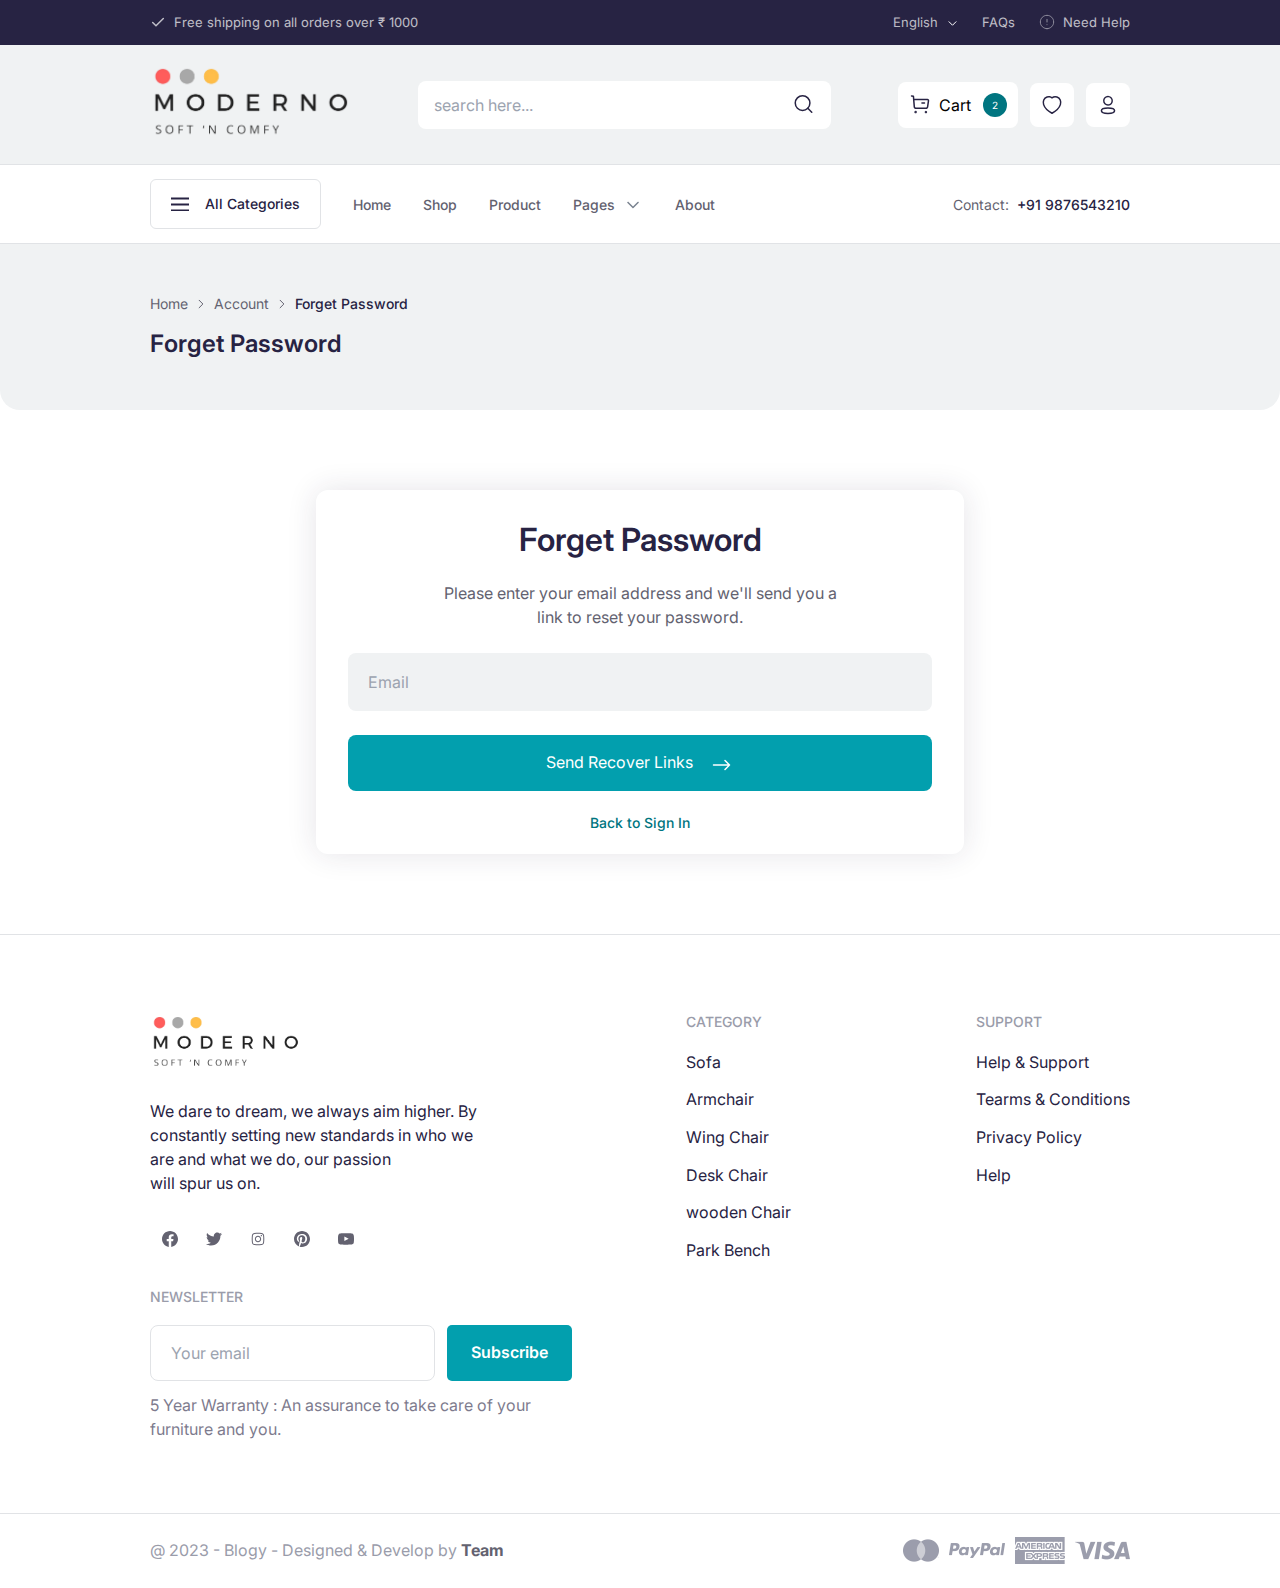
<file: Moderno/forget-password.html>
<!DOCTYPE html>
<html lang="en">

<head>
    <meta charset="UTF-8">
    <meta http-equiv="X-UA-Compatible" content="IE=edge">
    <meta name="viewport" content="width=device-width, initial-scale=1.0">

    <title>Moderno</title>
    <link rel="icon" href="./public/assets/images/all-img/Soft.png" type="image/icon type">

    <!-- google fonts -->
    <link rel="preconnect" href="https://fonts.googleapis.com">
    <link rel="preconnect" href="https://fonts.gstatic.com" crossorigin>
    <link href="https://fonts.googleapis.com/css2?family=Inter:wght@300;400;500;600;700&display=swap" rel="stylesheet">

    <!-- css link here  -->
    <link rel="stylesheet" href="./public/assets/plugins/css/swipper.css">
    <link rel="stylesheet" href="./public/assets/plugins/css/select2.css">
    <link rel="stylesheet" href="./public/css/tailwind.css">
    <link rel="stylesheet" href="./public/css/styles.css">
    <link rel="stylesheet" href="./public/css/responsive.css">
</head>

<body class="font-display">
    <!-- header area start -->
    <header class="font-display">
        <div id="header-sticky" class="">
            <div class="top-header bg-secondary">
                <div class="container px-3 md:px-5 xl:px-0">
                    <div class="py-3.5 flex justify-center sm:justify-between">
                        <p class="sm:flex gap-2 items-center text-[13px] leading-[110%] text-white opacity-70 hidden">
                            <span>
                                <svg width="16" height="17" viewBox="0 0 16 17" fill="none" xmlns="http://www.w3.org/2000/svg">
                                    <path d="M13.3334 4.5L6.00002 11.8333L2.66669 8.5" stroke="white" stroke-width="1.5" stroke-linecap="round" stroke-linejoin="round" />
                                </svg>
                            </span>
                            <span>Free shipping on all orders over &#8377 1000</span>
                        </p>
                        <div>
                            <ul class="flex gap-6 items-center">
                                <li class="inline-flex items-center text-white-50 justify-center relative language">
                                    <select class="custom-select" name="state">
                                        <option value="AL">English</option>
                                        <option value="WY">Hindi</option>
                                    </select>
                                </li>
                                <li class="inline-flex items-center justify-center">
                                    <a href="#" class="inline-flex gap-2 items-center text-white opacity-70 text-[13px] leading-[130%]">FAQs</a>
                                </li>
                                <li class="inline-flex items-center justify-center">
                                    <a href="#" class="inline-flex gap-2 items-center text-white opacity-70 text-[13px] leading-[130%]">
                                        <span>
                                            <svg width="16" height="16" viewBox="0 0 16 16" fill="none" xmlns="http://www.w3.org/2000/svg">
                                                <g opacity="0.7" clip-path="url(#clip0_906_1673)">
                                                    <path d="M7.99992 14.6667C11.6818 14.6667 14.6666 11.6819 14.6666 8C14.6666 4.3181 11.6818 1.33333 7.99992 1.33333C4.31802 1.33333 1.33325 4.3181 1.33325 8C1.33325 11.6819 4.31802 14.6667 7.99992 14.6667Z" stroke="white" stroke-linecap="round" stroke-linejoin="round" />
                                                    <path d="M8 5.33333V8" stroke="white" stroke-linecap="round" stroke-linejoin="round" />
                                                    <path d="M8 10.6667H8.00615" stroke="white" stroke-linecap="round" stroke-linejoin="round" />
                                                </g>
                                                <defs>
                                                    <clipPath id="clip0_906_1673">
                                                        <rect width="16" height="16" fill="white" />
                                                    </clipPath>
                                                </defs>
                                            </svg>
                                        </span>
                                        <span>Need Help</span>
                                    </a>
                                </li>
                            </ul>
                        </div>
                    </div>
                </div>
            </div>
            <div class="main-header bg-grayscales-500 lg:border-none border-b border-grayscales-700">
                <div class="container px-3 md:px-5 xl:px-0">
                    <div class="flex justify-between items-center py-5">
                        <div>
                            <a href="index.html">
                                <img src="./public/assets/images/all-img/logo2.png" alt="" width="200px">
                            </a>
                        </div>
                        <div class="lg:max-w-[413px] lg:block hidden w-full">
                            <div class="relative">
                                <input type="text" id="search" placeholder="search here..." class="block w-full bg-white focus:outline-none border-0 px-4 py-3 rounded-lg focus:ring-2 ring-[#029FAE]">
                                <label for="search" class="absolute right-4 top-3">
                                    <svg width="23" height="22" viewBox="0 0 23 22" fill="none" xmlns="http://www.w3.org/2000/svg">
                                        <path d="M10.5833 17.4167C14.6334 17.4167 17.9167 14.1334 17.9167 10.0833C17.9167 6.03325 14.6334 2.75 10.5833 2.75C6.53325 2.75 3.25 6.03325 3.25 10.0833C3.25 14.1334 6.53325 17.4167 10.5833 17.4167Z" stroke="#272343" stroke-width="1.5" stroke-linecap="round" stroke-linejoin="round" />
                                        <path d="M19.75 19.25L15.7625 15.2625" stroke="#272343" stroke-width="1.5" stroke-linecap="round" stroke-linejoin="round" />
                                    </svg>
                                </label>
                            </div>
                        </div>
                        <div class="lg:block hidden">
                            <ul class="flex items-center gap-3">
                                <li class="relative">
                                    <a href="#" class="inline-flex gap-2 bg-white rounded-lg p-[11px]" id="addToCart">
                                        <span><svg width="22" height="22" viewBox="0 0 22 22" fill="none" xmlns="http://www.w3.org/2000/svg">
                                                <path d="M2.52087 2.97916L4.42754 3.30916L5.31029 13.8261C5.3442 14.2399 5.5329 14.6258 5.83873 14.9066C6.14457 15.1875 6.54506 15.3427 6.96029 15.3413H16.9611C17.3587 15.3418 17.7431 15.1986 18.0436 14.9383C18.344 14.6779 18.5404 14.3178 18.5965 13.9242L19.4673 7.91266C19.4905 7.75279 19.482 7.58991 19.4422 7.43333C19.4024 7.27675 19.3322 7.12955 19.2354 7.00015C19.1387 6.87074 19.0175 6.76167 18.8786 6.67917C18.7397 6.59667 18.5859 6.54235 18.426 6.51933C18.3673 6.51291 4.73371 6.50833 4.73371 6.50833" stroke="#272343" stroke-width="1.5" stroke-linecap="round" stroke-linejoin="round" />
                                                <path d="M12.948 9.89542H15.4899" stroke="#272343" stroke-width="1.5" stroke-linecap="round" stroke-linejoin="round" />
                                                <path fill-rule="evenodd" clip-rule="evenodd" d="M6.55786 18.5194C6.62508 18.5165 6.69219 18.5273 6.75515 18.551C6.81811 18.5748 6.87562 18.611 6.9242 18.6575C6.97279 18.7041 7.01145 18.76 7.03787 18.8219C7.06428 18.8837 7.0779 18.9503 7.0779 19.0176C7.0779 19.0849 7.06428 19.1515 7.03787 19.2134C7.01145 19.2753 6.97279 19.3312 6.9242 19.3777C6.87562 19.4243 6.81811 19.4605 6.75515 19.4842C6.69219 19.508 6.62508 19.5187 6.55786 19.5158C6.42942 19.5103 6.30808 19.4554 6.21914 19.3626C6.13021 19.2698 6.08057 19.1462 6.08057 19.0176C6.08057 18.8891 6.13021 18.7655 6.21914 18.6726C6.30808 18.5798 6.42942 18.5249 6.55786 18.5194Z" fill="#272343" stroke="#272343" stroke-width="1.5" stroke-linecap="round" stroke-linejoin="round" />
                                                <path fill-rule="evenodd" clip-rule="evenodd" d="M16.8988 18.5194C17.0312 18.5194 17.1583 18.5721 17.252 18.6657C17.3457 18.7594 17.3983 18.8865 17.3983 19.019C17.3983 19.1515 17.3457 19.2786 17.252 19.3723C17.1583 19.4659 17.0312 19.5186 16.8988 19.5186C16.7663 19.5186 16.6392 19.4659 16.5455 19.3723C16.4518 19.2786 16.3992 19.1515 16.3992 19.019C16.3992 18.8865 16.4518 18.7594 16.5455 18.6657C16.6392 18.5721 16.7663 18.5194 16.8988 18.5194Z" fill="#272343" stroke="#272343" stroke-width="1.5" stroke-linecap="round" stroke-linejoin="round" />
                                            </svg>
                                        </span>
                                        <span>Cart</span>
                                        <span class="bg-dark-accents text-white rounded-full py-[3px] px-[9px] ml-1 inline-flex justify-center items-center text-[10px] leading-[100%]">2</span>
                                    </a>
                                    <div class="cart-content">
                                        <ul class="p-6">
                                            <li class="pb-4">
                                                <div class="flex items-center justify-between">
                                                    <div class="flex items-center gap-1">
                                                        <div>
                                                            <img src="./public/assets/images/all-img/cart-01.png" alt="">
                                                        </div>
                                                        <div class="px-2">
                                                            <h2 class="text-gray-black"><span>Isolate Sofa Chair</span> <span class="text-[#636270]">x3</span></h2>
                                                            <p class="text-gray-black font-semibold mb-0">&#8377 12000</p>
                                                        </div>
                                                    </div>
                                                    <div>
                                                        <button class="hover:bg-[#F0F2F3] bg-transparent p-2 hover:text-gray-black rounded-full text-[#9A9CAA] transition-all duration-500">
                                                            <svg width="28" height="28" viewBox="0 0 28 28" fill="none" xmlns="http://www.w3.org/2000/svg">
                                                                <path d="M10 10L14 14M14 14L18 10M14 14L10 18M14 14L18 18" stroke="currentColor" stroke-width="1.5" stroke-linecap="round" stroke-linejoin="round" />
                                                            </svg>
                                                        </button>
                                                    </div>
                                                </div>
                                            </li>
                                            <li class="py-4">
                                                <div class="flex items-center justify-between">
                                                    <div class="flex items-center gap-1">
                                                        <div>
                                                            <img src="./public/assets/images/all-img/cart-02.png" alt="">
                                                        </div>
                                                        <div class="px-2">
                                                            <h2 class="text-gray-black"><span>Wing Chair</span> <span class="text-[#636270]">x5</span></h2>
                                                            <p class="text-gray-black font-semibold mb-0">&#8377 1500</p>
                                                        </div>
                                                    </div>
                                                    <div>
                                                        <button class="hover:bg-[#F0F2F3] bg-transparent p-2 hover:text-gray-black rounded-full text-[#9A9CAA] transition-all duration-500">
                                                            <svg width="28" height="28" viewBox="0 0 28 28" fill="none" xmlns="http://www.w3.org/2000/svg">
                                                                <path d="M10 10L14 14M14 14L18 10M14 14L10 18M14 14L18 18" stroke="currentColor" stroke-width="1.5" stroke-linecap="round" stroke-linejoin="round" />
                                                            </svg>
                                                        </button>
                                                    </div>
                                                </div>
                                            </li>
                                            <div class="flex justify-between items-center py-2 mb-4">
                                                <p class="text-[#636270] text-lg">2 Products</p>
                                                <p class="text-gray-black text-xl font-medium">&#8377 43500</p>
                                            </div>
                                            <div class="flex justify-between items-center">
                                                <a href="shopping-cart.html" class="btn-transparent">View Cart</a>
                                                <a href="checkout-shopping.html" class="btn-primary">Checkout</a>
                                            </div>
                                        </ul>
                                    </div>
                                </li>
                                <li class="inline-flex items-center justify-center">
                                    <a href="wishlist.html" class="bg-white text-gray-black hover:text-[#007580] rounded-lg p-[11px]">
                                        <svg width="22" height="22" viewBox="0 0 22 22" fill="none" xmlns="http://www.w3.org/2000/svg">
                                            <path fill-rule="evenodd" clip-rule="evenodd" d="M2.63262 10.6315C1.64903 7.56067 2.79762 4.05075 6.02245 3.01217C6.85867 2.74459 7.74676 2.68086 8.61262 2.82629C9.47849 2.97172 10.297 3.32208 10.9999 3.84817C12.3337 2.81692 14.2743 2.46858 15.9683 3.01217C19.1922 4.05075 20.349 7.56067 19.3664 10.6315C17.8355 15.499 10.9999 19.2482 10.9999 19.2482C10.9999 19.2482 4.21478 15.5558 2.63262 10.6315V10.6315Z" stroke="currentColor" stroke-width="1.5" stroke-linecap="round" stroke-linejoin="round" />
                                        </svg>
                                    </a>
                                </li>
                                <li class="relative">
                                    <button class="bg-white text-gray-black hover:text-[#007580] rounded-lg p-[11px] user-profile">
                                        <svg width="22" height="22" viewBox="0 0 22 22" fill="none" xmlns="http://www.w3.org/2000/svg">
                                            <path fill-rule="evenodd" clip-rule="evenodd" d="M10.9862 14.0672C7.44053 14.0672 4.4137 14.6034 4.4137 16.7503C4.4137 18.8971 7.42128 19.4526 10.9862 19.4526C14.5309 19.4526 17.5587 18.9154 17.5587 16.7695C17.5587 14.6236 14.5502 14.0672 10.9862 14.0672V14.0672Z" stroke="currentColor" stroke-width="1.5" stroke-linecap="round" stroke-linejoin="round" />
                                            <path fill-rule="evenodd" clip-rule="evenodd" d="M10.9862 11.0055C11.8195 11.0055 12.634 10.7584 13.3268 10.2955C14.0197 9.83255 14.5597 9.17457 14.8785 8.40475C15.1974 7.63492 15.2808 6.78783 15.1183 5.97058C14.9557 5.15334 14.5545 4.40266 13.9653 3.81346C13.3761 3.22426 12.6254 2.82301 11.8081 2.66045C10.9909 2.49789 10.1438 2.58132 9.37397 2.9002C8.60415 3.21907 7.94617 3.75906 7.48324 4.45188C7.02031 5.14471 6.77322 5.95925 6.77322 6.7925C6.76932 7.90581 7.20779 8.97508 7.99218 9.76515C8.77657 10.5552 9.84266 11.0014 10.956 11.0055H10.9862Z" stroke="currentColor" stroke-width="1.429" stroke-linecap="round" stroke-linejoin="round" />
                                        </svg>
                                    </button>
                                    <div class="profile-content">
                                        <ul class="py-3">
                                            <div class="px-3 shadow-[0px_1px_0px_#E1E3E6]">
                                                <li>
                                                    <a href="sign-in.html">Sign In</a>
                                                </li>
                                                <li>
                                                    <a href="sign-up.html">Create a Account</a>
                                                </li>
                                            </div>
                                            <div class="px-3 shadow-[0px_1px_0px_#E1E3E6]">
                                                <li>
                                                    <a href="account-setting.html">Account Settings</a>
                                                </li>
                                                <li>
                                                    <a href="order-history.html">Order History</a>
                                                </li>
                                            </div>
                                            <div class="px-3 shadow-[0px_1px_0px_#E1E3E6]">
                                                <li>
                                                    <a href="wishlist.html">Wishlist</a>
                                                </li>
                                                <li>
                                                    <a href="shopping-cart.html">Shopping Cart</a>
                                                </li>
                                            </div>
                                            <div class="px-3">
                                                <li>
                                                    <a href="#">Logout</a>
                                                </li>
                                            </div>
                                        </ul>
                                    </div>
                                </li>
                            </ul>
                        </div>
                        <div class="lg:hidden inline-block hamburger-btn" id="hamburger-btn">
                            <span></span>
                            <span></span>
                            <span></span>
                        </div>
                    </div>
                </div>
            </div>
        </div>
        <div class="bottom-header bg-white shadow-[0px_1px_0px_#E1E3E6] relative z-30 hidden lg:block">
            <div class="container px-3 md:px-5 xl:px-0">
                <div class="py-3.5 flex justify-between items-center">
                    <div class="flex gap-8 items-center">
                        <div class="relative">
                            <button class="max-h-12 inline-flex items-center justify-center gap-4 py-3.5 px-5 border border-grayscales-700 rounded-md custom-dropdown text-gray-black text-sm leading-4 font-medium font-display">
                                <span class="text-gray-black inline-flex">
                                    <svg width="18" height="14" viewBox="0 0 18 14" fill="none" xmlns="http://www.w3.org/2000/svg">
                                        <path d="M18 2.5H0V0.5H18V2.5Z" fill="currentColor" />
                                        <path d="M18 8.5H0V6.5H18V8.5Z" fill="currentColor" />
                                        <path d="M18 14.5H0V12.5H18V14.5Z" fill="currentColor" />
                                    </svg>
                                </span>
                                <span class="text-gray-black inline-flex">All Categories</span>
                            </button>
                            <div class="dropdown-content">
                                <ul class="p-3">
                                    <li>
                                        <a href="products.html">Wodden</a>
                                    </li>
                                    <li>
                                        <a href="products.html">Partex</a>
                                    </li>
                                    <li>
                                        <a href="products.html">Plywood</a>
                                    </li>
                                    <li>
                                        <a href="products.html">Segun</a>
                                    </li>
                                </ul>
                            </div>
                        </div>

                        <ul class="lg:flex gap-8 items-center hidden main-menu">
                            <li>
                                <a href="index.html">Home</a>
                            </li>
                            <li>
                                <a href="products.html">Shop</a>
                            </li>
                            <li>
                                <a href="product-details.html">Product</a>
                            </li>
                            <li class="relative">
                                <a href="javascript:void(0);" class="inline-flex gap-2 items-center">Pages
                                    <span>
                                    <img src="./public/assets/images/all-img/select-arrow.png" alt="">     
                                    </span>
                                </a>
                                <ul>
                                    <!-- <li>
                                        <a href="404.html">404</a>
                                    </li> -->
                                    <li>
                                        <a href="account-setting.html">Account Setting</a>
                                    </li>
                                    <li>
                                        <a href="sign-in.html">Sign In</a>
                                    </li>
                                    <li>
                                        <a href="sign-up.html">Sign Up</a>
                                    </li>
                                    <li>
                                        <a href="forget-password.html">Forget Password</a>
                                    </li>
                                    <li>
                                        <a href="change-password.html">Change Password</a>
                                    </li>
                                    <li>
                                        <a href="products.html">Product List</a>
                                    </li>
                                    <li>
                                        <a href="product-details.html">Product Details</a>
                                    </li>
                                    <li>
                                        <a href="shopping-cart.html">Shopping Cart</a>
                                    </li>
                                    <li>
                                        <a href="wishlist.html">Wishlist</a>
                                    </li>
                                    <li>
                                        <a href="checkout-billing.html">Checkout Billing</a>
                                    </li>
                                    <li>
                                        <a href="checkout-shopping.html">Checkout Shoping</a>
                                    </li>
                                </ul>
                            </li>
                            <li>
                                <a href="">About</a>
                            </li>
                        </ul>
                    </div>
                    <div>
                        <p class="text-grayscales-900 inline-flex gap-2 items-center text-sm font-display"><span>Contact:</span><span class="text-secondary font-medium">+91 9876543210</span></p>
                    </div>
                </div>
            </div>
        </div>
        <!-- Mobile Menu Area Start -->
        <div class="nav-menu" id="nav-menu">
            <div class="flex justify-between  items-center px-3 py-4 mb-4">
                <div>
                    <a href="#">
                        <img src="./public/assets/images/all-img/logo-sm.png" alt="">
                    </a>
                </div>
                <ul class="flex items-center gap-3">
                    <li>
                        <a href="#" class="inline-flex gap-2 bg-white rounded-lg p-[11px] relative">
                            <span>
                                <svg width="22" height="22" viewBox="0 0 22 22" fill="none" xmlns="http://www.w3.org/2000/svg">
                                    <path d="M2.52087 2.97916L4.42754 3.30916L5.31029 13.8261C5.3442 14.2399 5.5329 14.6258 5.83873 14.9066C6.14457 15.1875 6.54506 15.3427 6.96029 15.3413H16.9611C17.3587 15.3418 17.7431 15.1986 18.0436 14.9383C18.344 14.6779 18.5404 14.3178 18.5965 13.9242L19.4673 7.91266C19.4905 7.75279 19.482 7.58991 19.4422 7.43333C19.4024 7.27675 19.3322 7.12955 19.2354 7.00015C19.1387 6.87074 19.0175 6.76167 18.8786 6.67917C18.7397 6.59667 18.5859 6.54235 18.426 6.51933C18.3673 6.51291 4.73371 6.50833 4.73371 6.50833" stroke="#272343" stroke-width="1.5" stroke-linecap="round" stroke-linejoin="round" />
                                    <path d="M12.948 9.89542H15.4899" stroke="#272343" stroke-width="1.5" stroke-linecap="round" stroke-linejoin="round" />
                                    <path fill-rule="evenodd" clip-rule="evenodd" d="M6.55786 18.5194C6.62508 18.5165 6.69219 18.5273 6.75515 18.551C6.81811 18.5748 6.87562 18.611 6.9242 18.6575C6.97279 18.7041 7.01145 18.76 7.03787 18.8219C7.06428 18.8837 7.0779 18.9503 7.0779 19.0176C7.0779 19.0849 7.06428 19.1515 7.03787 19.2134C7.01145 19.2753 6.97279 19.3312 6.9242 19.3777C6.87562 19.4243 6.81811 19.4605 6.75515 19.4842C6.69219 19.508 6.62508 19.5187 6.55786 19.5158C6.42942 19.5103 6.30808 19.4554 6.21914 19.3626C6.13021 19.2698 6.08057 19.1462 6.08057 19.0176C6.08057 18.8891 6.13021 18.7655 6.21914 18.6726C6.30808 18.5798 6.42942 18.5249 6.55786 18.5194Z" fill="#272343" stroke="#272343" stroke-width="1.5" stroke-linecap="round" stroke-linejoin="round" />
                                    <path fill-rule="evenodd" clip-rule="evenodd" d="M16.8988 18.5194C17.0312 18.5194 17.1583 18.5721 17.252 18.6657C17.3457 18.7594 17.3983 18.8865 17.3983 19.019C17.3983 19.1515 17.3457 19.2786 17.252 19.3723C17.1583 19.4659 17.0312 19.5186 16.8988 19.5186C16.7663 19.5186 16.6392 19.4659 16.5455 19.3723C16.4518 19.2786 16.3992 19.1515 16.3992 19.019C16.3992 18.8865 16.4518 18.7594 16.5455 18.6657C16.6392 18.5721 16.7663 18.5194 16.8988 18.5194Z" fill="#272343" stroke="#272343" stroke-width="1.5" stroke-linecap="round" stroke-linejoin="round" />
                                </svg>
                            </span>
                            <span class="bg-dark-accents absolute -top-1 right-0 text-white rounded-full px-2 py-1.5 inline-flex justify-center items-center text-[10px] leading-[100%]">2</span>
                        </a>
                    </li>
                    <li>
                        <a href="#" class="bg-white text-gray-black flex hover:text-[#007580] rounded-lg p-[11px]">
                            <svg width="22" height="22" viewBox="0 0 22 22" fill="none" xmlns="http://www.w3.org/2000/svg">
                                <path fill-rule="evenodd" clip-rule="evenodd" d="M2.63262 10.6315C1.64903 7.56067 2.79762 4.05075 6.02245 3.01217C6.85867 2.74459 7.74676 2.68086 8.61262 2.82629C9.47849 2.97172 10.297 3.32208 10.9999 3.84817C12.3337 2.81692 14.2743 2.46858 15.9683 3.01217C19.1922 4.05075 20.349 7.56067 19.3664 10.6315C17.8355 15.499 10.9999 19.2482 10.9999 19.2482C10.9999 19.2482 4.21478 15.5558 2.63262 10.6315V10.6315Z" stroke="currentColor" stroke-width="1.5" stroke-linecap="round" stroke-linejoin="round" />
                            </svg>
                        </a>
                    </li>
                    <li class="relative">
                        <button class="bg-white text-gray-black hover:text-[#007580] rounded-lg p-[11px] user-profile">
                            <svg width="22" height="22" viewBox="0 0 22 22" fill="none" xmlns="http://www.w3.org/2000/svg">
                                <path fill-rule="evenodd" clip-rule="evenodd" d="M10.9862 14.0672C7.44053 14.0672 4.4137 14.6034 4.4137 16.7503C4.4137 18.8971 7.42128 19.4526 10.9862 19.4526C14.5309 19.4526 17.5587 18.9154 17.5587 16.7695C17.5587 14.6236 14.5502 14.0672 10.9862 14.0672V14.0672Z" stroke="currentColor" stroke-width="1.5" stroke-linecap="round" stroke-linejoin="round" />
                                <path fill-rule="evenodd" clip-rule="evenodd" d="M10.9862 11.0055C11.8195 11.0055 12.634 10.7584 13.3268 10.2955C14.0197 9.83255 14.5597 9.17457 14.8785 8.40475C15.1974 7.63492 15.2808 6.78783 15.1183 5.97058C14.9557 5.15334 14.5545 4.40266 13.9653 3.81346C13.3761 3.22426 12.6254 2.82301 11.8081 2.66045C10.9909 2.49789 10.1438 2.58132 9.37397 2.9002C8.60415 3.21907 7.94617 3.75906 7.48324 4.45188C7.02031 5.14471 6.77322 5.95925 6.77322 6.7925C6.76932 7.90581 7.20779 8.97508 7.99218 9.76515C8.77657 10.5552 9.84266 11.0014 10.956 11.0055H10.9862Z" stroke="currentColor" stroke-width="1.429" stroke-linecap="round" stroke-linejoin="round" />
                            </svg>
                        </button>
                        <div class="profile-content">
                            <ul>
                                <li>
                                    <a href="products.html">Wodden</a>
                                </li>
                                <li>
                                    <a href="products.html">Partex</a>
                                </li>
                                <li>
                                    <a href="products.html">Plywood</a>
                                </li>
                                <li>
                                    <a href="products.html">Segun</a>
                                </li>
                            </ul>
                        </div>
                    </li>
                    <li>
                        <span class="hamburger-btn-close bg-[#F7F7F9] text-black w-[44px] h-[44px] rounded-full flex items-center justify-center" id="hamburger-btn-close">
                            <svg width="12" height="12" viewBox="0 0 12 12" fill="none" xmlns="http://www.w3.org/2000/svg">
                                <path d="M11 1L1 11" stroke="currentColor" stroke-width="1.5" stroke-linecap="round" stroke-linejoin="round"></path>
                                <path d="M1 1L11 11" stroke="currentColor" stroke-width="1.5" stroke-linecap="round" stroke-linejoin="round"></path>
                            </svg>
                        </span>
                    </li>
                </ul>
            </div>
            <div class="px-3 mb-4">
                <div class="lg:max-w-[413px] w-full">
                    <div class="relative">
                        <input type="text" placeholder="search here..." class="block w-full bg-grayscales-500 focus:outline-none border-0 px-4 py-3 rounded-lg">
                        <span class="absolute right-4 top-3">
                            <svg width="23" height="22" viewBox="0 0 23 22" fill="none" xmlns="http://www.w3.org/2000/svg">
                                <path d="M10.5833 17.4167C14.6334 17.4167 17.9167 14.1334 17.9167 10.0833C17.9167 6.03325 14.6334 2.75 10.5833 2.75C6.53325 2.75 3.25 6.03325 3.25 10.0833C3.25 14.1334 6.53325 17.4167 10.5833 17.4167Z" stroke="#272343" stroke-width="1.5" stroke-linecap="round" stroke-linejoin="round" />
                                <path d="M19.75 19.25L15.7625 15.2625" stroke="#272343" stroke-width="1.5" stroke-linecap="round" stroke-linejoin="round" />
                            </svg>
                        </span>
                    </div>
                </div>
            </div>
            <!-- menu -->
            <div>
                <nav class="tabs flex flex-row">
                    <button data-target="panel-1" class="tab rounded-none w-1/2 active text-gray-600 py-4 px-6 block hover:text-blue-500 focus:outline-none text-blue-500 border-b-2 font-medium border-blue-500">
                        Menu
                    </button>
                    <button data-target="panel-2" class="tab rounded-none w-1/2 ext-gray-600 py-4 px-6 block hover:text-blue-500 focus:outline-none border-b-2 font-medium border-blue-500">
                        Categories
                    </button>
                </nav>
            </div>

            <div id="panels">
                <div class="panel-1 tab-content active">
                    <ul class="flex flex-col items-center">
                        <li class="w-full block">
                            <a href="" class="border-b border-[#029FAE] block px-3 py-2">Home</a>
                        </li>
                        <li class="w-full block">
                            <a href="" class="border-b border-[#029FAE] block px-3 py-2">Shop</a>
                        </li>
                        <li class="w-full block">
                            <a href="" class="border-b border-[#029FAE] block px-3 py-2">Product</a>
                        </li>
                        <li class="w-full block">
                            <a href="" class="border-b border-[#029FAE] block px-3 py-2">Pages</a>
                        </li>
                        <li class="w-full block">
                            <a href="" class="border-b border-[#029FAE] block px-3 py-2">About</a>
                        </li>
                    </ul>
                </div>
                <div class="panel-2 tab-content py-5">
                    <ul>
                        <li>
                            <a href="products.html" class="border-b border-[#029FAE] block px-3 py-2">Wodden</a>
                        </li>
                        <li>
                            <a href="products.html" class="border-b border-[#029FAE] block px-3 py-2">Partex</a>
                        </li>
                        <li>
                            <a href="products.html" class="border-b border-[#029FAE] block px-3 py-2">Plywood</a>
                        </li>
                        <li>
                            <a href="products.html" class="border-b border-[#029FAE] block px-3 py-2">Segun</a>
                        </li>
                    </ul>
                </div>
            </div>
        </div>
        <!-- Mobile Menu Area End -->
        <div class="overlay" id="overlay"></div>
    </header>
    <!-- header area end -->

    <!-- Breadcrumb Start -->
    <div class="breadcrumb">
        <div class="container">
            <div class="flex items-center gap-1 py-[1.5px]">
                <a href="#" class="text-[14px] font-normal leading-[110%] text-dark-gray">Home</a>

                <svg width="18" height="18" viewBox="0 0 18 18" fill="none" xmlns="http://www.w3.org/2000/svg">
                    <path d="M7.125 5.25L10.875 9L7.125 12.75" stroke="#636270" stroke-linecap="round"
                        stroke-linejoin="round" />
                </svg>

                <a href="#" class="text-[14px] font-normal leading-[110%] text-dark-gray">Account</a>

                <svg width="18" height="18" viewBox="0 0 18 18" fill="none" xmlns="http://www.w3.org/2000/svg">
                    <path d="M7.125 5.25L10.875 9L7.125 12.75" stroke="#636270" stroke-linecap="round"
                        stroke-linejoin="round" />
                </svg>

                <span class="text-[14px] font-medium leading-[110%] font-display text-gray-black inline-block">Forget Password</span>
            </div>

            <h2 class="pt-[13.5px] text-2xl font-semibold text-gray-black font-display">Forget Password</h2>
        </div>
    </div>
    <!-- Breadcrumb End -->

    <!--Forget Password Form Start -->
    <div class="container py-20">
        <div class="sign_in">
            <h2 class="text-center text-gray-black xl:text-[32px] text-[20px] font-semibold font-display">Forget Password</h2>
            <p class="xl:text-center text-center text-[#636270] text-[16px] font-normal leading-[150%] font-display pb-6 xl:w-[408px] mx-auto">
                Please enter your email address and we'll send you a link to reset your password.</p>
            <div class="form">
                <form action="" class="">
                    <div>
                        <input type="text" placeholder="Email"
                            class="pl-5 py-[17px] w-full bg-[#F0F2F3] rounded-lg focus:outline-none  focus:ring-2 focus:ring-accents font-display transition duration-300 ease-in-out pr-5">
                    </div>
                    <button class="form_btn w-full">
                        Send Recover Links
                        <span>
                            <svg width="25" height="24" viewBox="0 0 25 24" fill="none"
                                xmlns="http://www.w3.org/2000/svg">
                                <path d="M16 7.5L20.5 12M20.5 12L16 16.5M20.5 12H4.5" stroke="white" stroke-width="1.5"
                                    stroke-linecap="round" stroke-linejoin="round" />
                            </svg>
                        </span>
                    </button>
                </form>
                <div class="font-display font-normal text-[14px] leading-[110%] text-gray-black mt-6 text-center"><a href="sign-in.html"
                    class="text-dark-accents font-display font-medium text-[14px] leading-[110%]"> Back to Sign In</a></div>
            </div>
        </div>
    </div>
    <!--Forget Password Form End -->

    <!-- footer area start -->
    <footer>
        <div class="footer-top xl:pt-20 xl:pb-[60px] py-6 sm:py-8 md:py-12 shadow-[inset_0px_1px_0px_#E1E3E6]">
            <div class="container px-3 md:px-5 xl:px-0">
                <div class=" flex flex-wrap gap-y-6 justify-between">
                    <div class="footer-widget max-w-[350px]">
                        <div class="lg:mb-6 mb-4">
                            <a href="#">
                                <img src="./public/assets/images/all-img/logo2.png" alt="" width="150px">
                            </a>
                        </div>
                        <p class="lg:mb-6 mb-4 text-gray-black text-base">We dare to dream, we always aim higher. By constantly setting new standards in who we are and what we do, our passion will spur us on.</p>
                        <ul class="flex gap-1">
                            <li>
                                <a href="#" class="text-[#636270] p-[11px] rounded-full border border-transparent hover:text-[#007580] hover:border-[#007580] transition-all duration-500">
                                    <svg width="16" height="16" viewBox="0 0 16 16" fill="none" xmlns="http://www.w3.org/2000/svg">
                                        <g clip-path="url(#clip0_1101_2875)">
                                            <path d="M16 8C16 3.58167 12.4183 0 8 0C3.58167 0 0 3.58167 0 8C0 11.993 2.92533 15.3027 6.75 15.9027V10.3127H4.71867V8H6.75V6.23733C6.75 4.23267 7.94433 3.125 9.77167 3.125C10.6467 3.125 11.5623 3.28133 11.5623 3.28133V5.25H10.5537C9.56 5.25 9.25 5.86667 9.25 6.5V8H11.4687L11.114 10.3127H9.25V15.9027C13.0747 15.3027 16 11.9927 16 8Z" fill="currentColor" />
                                        </g>
                                        <defs>
                                            <clipPath id="clip0_1101_2875">
                                                <rect width="16" height="16" fill="white" />
                                            </clipPath>
                                        </defs>
                                    </svg>
                                </a>
                            </li>
                            <li>
                                <a href="#" class="text-[#636270] p-[11px] rounded-full border border-transparent hover:text-[#007580] hover:border-[#007580] transition-all duration-500">
                                    <svg width="16" height="16" viewBox="0 0 16 16" fill="none" xmlns="http://www.w3.org/2000/svg">
                                        <g clip-path="url(#clip0_1101_2879)">
                                            <path d="M5.03333 14.5001C11.07 14.5001 14.3723 9.49813 14.3723 5.16146C14.3723 5.0208 14.369 4.87713 14.3627 4.73646C15.0052 4.27179 15.5596 3.69621 16 3.0368C15.4017 3.3028 14.7667 3.4768 14.116 3.55213C14.8008 3.14166 15.3136 2.49681 15.5593 1.73713C14.915 2.11902 14.2104 2.38843 13.4757 2.5338C12.9807 2.00757 12.3261 1.65911 11.6132 1.54228C10.9002 1.42546 10.1687 1.54679 9.53161 1.88752C8.89456 2.22824 8.38752 2.76937 8.08891 3.42721C7.79031 4.08506 7.71677 4.82296 7.87967 5.5268C6.575 5.46133 5.29865 5.12242 4.13336 4.53206C2.96806 3.94169 1.93984 3.11303 1.11533 2.0998C0.696305 2.82229 0.568091 3.67723 0.756747 4.49086C0.945403 5.30449 1.43677 6.01576 2.131 6.48013C1.60977 6.46361 1.09995 6.3233 0.643667 6.0708V6.11146C0.643231 6.86962 0.905349 7.60455 1.38547 8.19131C1.86559 8.77808 2.53409 9.18048 3.27733 9.33013C2.79463 9.46221 2.28801 9.48149 1.79667 9.38646C2.00644 10.0385 2.41454 10.6087 2.964 11.0176C3.51346 11.4266 4.17688 11.6537 4.86167 11.6675C4.18054 12.2026 3.40049 12.5981 2.56623 12.8313C1.73197 13.0644 0.859899 13.1306 0 13.0261C1.50191 13.9895 3.24899 14.5012 5.03333 14.5001Z" fill="currentColor" />
                                        </g>
                                        <defs>
                                            <clipPath id="clip0_1101_2879">
                                                <rect width="16" height="16" fill="white" />
                                            </clipPath>
                                        </defs>
                                    </svg>
                                </a>
                            </li>
                            <li>
                                <a href="#" class="text-[#636270] p-[11px] rounded-full border border-transparent hover:text-[#007580] hover:border-[#007580] transition-all duration-500">
                                    <svg width="16" height="16" viewBox="0 0 16 16" fill="none" xmlns="http://www.w3.org/2000/svg">
                                        <path d="M10.6667 4.66667C10.6667 4.48986 10.7369 4.32029 10.8619 4.19526C10.9869 4.07024 11.1565 4 11.3333 4C11.5101 4 11.6797 4.07024 11.8047 4.19526C11.9298 4.32029 12 4.48986 12 4.66667C12 4.84348 11.9298 5.01305 11.8047 5.13807C11.6797 5.2631 11.5101 5.33333 11.3333 5.33333C11.1565 5.33333 10.9869 5.2631 10.8619 5.13807C10.7369 5.01305 10.6667 4.84348 10.6667 4.66667Z" fill="currentColor" />
                                        <path fill-rule="evenodd" clip-rule="evenodd" d="M7.99998 4.83301C7.16013 4.83301 6.35467 5.16664 5.76081 5.7605C5.16694 6.35437 4.83331 7.15982 4.83331 7.99967C4.83331 8.83953 5.16694 9.64498 5.76081 10.2388C6.35467 10.8327 7.16013 11.1663 7.99998 11.1663C8.83983 11.1663 9.64529 10.8327 10.2392 10.2388C10.833 9.64498 11.1666 8.83953 11.1666 7.99967C11.1666 7.15982 10.833 6.35437 10.2392 5.7605C9.64529 5.16664 8.83983 4.83301 7.99998 4.83301ZM5.83331 7.99967C5.83331 7.42504 6.06159 6.87394 6.46792 6.46761C6.87424 6.06128 7.42534 5.83301 7.99998 5.83301C8.57462 5.83301 9.12572 6.06128 9.53204 6.46761C9.93837 6.87394 10.1666 7.42504 10.1666 7.99967C10.1666 8.57431 9.93837 9.12541 9.53204 9.53174C9.12572 9.93807 8.57462 10.1663 7.99998 10.1663C7.42534 10.1663 6.87424 9.93807 6.46792 9.53174C6.06159 9.12541 5.83331 8.57431 5.83331 7.99967Z" fill="currentColor" />
                                        <path fill-rule="evenodd" clip-rule="evenodd" d="M11.5053 1.88853C9.17557 1.63026 6.82441 1.63026 4.49465 1.88853C3.15332 2.03853 2.06999 3.09519 1.91265 4.44319C1.63625 6.80625 1.63625 9.19347 1.91265 11.5565C2.06999 12.9045 3.15265 13.9612 4.49465 14.1112C6.80532 14.3692 9.19465 14.3692 11.5053 14.1112C12.8467 13.9612 13.93 12.9045 14.0873 11.5565C14.3638 9.19347 14.3638 6.80625 14.0873 4.44319C13.93 3.09519 12.8473 2.03853 11.5053 1.88853ZM4.60532 2.88186C6.86152 2.63177 9.13845 2.63177 11.3947 2.88186C12.2813 2.98186 12.9913 3.68119 13.0947 4.55986C13.362 6.8454 13.362 9.15431 13.0947 11.4399C12.9913 12.3185 12.2813 13.0185 11.3947 13.1172C9.13845 13.3673 6.86152 13.3673 4.60532 13.1172C3.71865 13.0185 3.00865 12.3185 2.90532 11.4399C2.63802 9.15431 2.63802 6.8454 2.90532 4.55986C3.00865 3.68119 3.71865 2.98119 4.60532 2.88253V2.88186Z" fill="currentColor" />
                                    </svg>
                                </a>
                            </li>
                            <li>
                                <a href="#" class="text-[#636270] p-[11px] rounded-full border border-transparent hover:text-[#007580] hover:border-[#007580] transition-all duration-500">
                                    <svg width="16" height="16" viewBox="0 0 16 16" fill="none" xmlns="http://www.w3.org/2000/svg">
                                        <g clip-path="url(#clip0_1101_2893)">
                                            <path d="M8 0C3.58133 0 0 3.58133 0 8C0 11.3907 2.10933 14.2843 5.08433 15.45C5.01567 14.8157 4.95 13.8467 5.11267 13.1563C5.25933 12.5313 6.05 9.18133 6.05 9.18133C6.05 9.18133 5.80933 8.703 5.80933 7.99367C5.80933 6.88133 6.453 6.05 7.256 6.05C7.93733 6.05 8.26867 6.56267 8.26867 7.178C8.26867 7.86566 7.83133 8.89066 7.60633 9.84066C7.41867 10.6373 8.00633 11.2873 8.79067 11.2873C10.2123 11.2873 11.3063 9.78733 11.3063 7.625C11.3063 5.70933 9.93133 4.36867 7.96567 4.36867C5.69067 4.36867 4.353 6.075 4.353 7.84066C4.353 8.528 4.61867 9.26566 4.95 9.66566C5.01567 9.74366 5.025 9.81566 5.00633 9.89366C4.947 10.147 4.80967 10.6903 4.78433 10.8C4.75 10.9467 4.66867 10.978 4.51567 10.9063C3.51567 10.4407 2.89067 8.98133 2.89067 7.80633C2.89067 5.28133 4.725 2.96567 8.175 2.96567C10.95 2.96567 13.1063 4.94367 13.1063 7.58733C13.1063 10.344 11.3687 12.5623 8.95633 12.5623C8.147 12.5623 7.38433 12.1407 7.122 11.6437C7.122 11.6437 6.722 13.172 6.625 13.547C6.44367 14.2403 5.95633 15.1127 5.63133 15.6437C6.3986 15.8804 7.19706 16.0005 8 16C12.4187 16 16 12.4187 16 8C16 3.58133 12.4187 0 8 0Z" fill="currentColor" />
                                        </g>
                                        <defs>
                                            <clipPath id="clip0_1101_2893">
                                                <rect width="16" height="16" fill="white" />
                                            </clipPath>
                                        </defs>
                                    </svg>
                                </a>
                            </li>
                            <li>
                                <a href="#" class="text-[#636270] p-[11px] rounded-full border border-transparent hover:text-[#007580] hover:border-[#007580] transition-all duration-500">
                                    <svg width="16" height="16" viewBox="0 0 16 16" fill="none" xmlns="http://www.w3.org/2000/svg">
                                        <path d="M15.8407 4.80007C15.8407 4.80007 15.6843 3.69674 15.203 3.21274C14.5937 2.57507 13.9123 2.57207 13.6 2.5344C11.3627 2.37207 8.00333 2.37207 8.00333 2.37207H7.99667C7.99667 2.37207 4.63767 2.37207 2.4 2.5344C2.08733 2.57207 1.40633 2.57507 0.796667 3.21274C0.316 3.69674 0.162667 4.80007 0.162667 4.80007C0.162667 4.80007 0 6.09674 0 7.39074V8.60307C0 9.89707 0.159333 11.1937 0.159333 11.1937C0.159333 11.1937 0.315667 12.2971 0.793667 12.7814C1.403 13.4187 2.203 13.3971 2.55933 13.4657C3.84067 13.5877 8 13.6251 8 13.6251C8 13.6251 11.3623 13.6187 13.6 13.4594C13.9127 13.4221 14.5937 13.4187 15.2033 12.7814C15.6843 12.2971 15.8407 11.1937 15.8407 11.1937C15.8407 11.1937 16 9.9004 16 8.6034V7.39107C16 6.0974 15.8407 4.8004 15.8407 4.8004V4.80007ZM6.34667 10.0751V5.5784L10.6683 7.8344L6.34667 10.0751Z" fill="currentColor" />
                                    </svg>
                                </a>
                            </li>
                        </ul>
                    </div>

                    <div class="footer-widget">
                        <h2 class="widget-title text-[#9A9CAA] text-sm leading-[110%] font-display font-medium uppercase mb-5">Category</h2>
                        <ul class="flex flex-col gap-3">
                            <li>
                                <a href="#" class="footer-link text-gray-black text-base leading-[110%] hover:text-[#007580] transition-all duration-500 inline-block pb-1 ease-in-out">Sofa</a>
                            </li>
                            <li>
                                <a href="#" class="footer-link text-gray-black text-base leading-[110%] hover:text-[#007580] transition-all duration-500 inline-block pb-1">Armchair</a>
                            </li>
                            <li>
                                <a href="#" class="footer-link text-gray-black text-base leading-[110%] hover:text-[#007580] transition-all duration-500 inline-block pb-1">Wing Chair</a>
                            </li>
                            <li>
                                <a href="#" class="footer-link text-gray-black text-base leading-[110%] hover:text-[#007580] transition-all duration-500 inline-block pb-1">Desk Chair</a>
                            </li>
                            <li>
                                <a href="#" class="footer-link text-gray-black text-base leading-[110%] hover:text-[#007580] transition-all duration-500 inline-block pb-1">wooden Chair</a>
                            </li>
                            <li>
                                <a href="#" class="footer-link text-gray-black text-base leading-[110%] hover:text-[#007580] transition-all duration-500 inline-block pb-1">Park Bench</a>
                            </li>
                        </ul>
                    </div>

                    <div class="footer-widget">
                        <h2 class="widget-title text-[#9A9CAA] text-sm leading-[110%] font-display font-medium uppercase mb-5">Support</h2>
                        <ul class="flex flex-col gap-3">
                            <li>
                                <a href="#" class="footer-link text-gray-black text-base leading-[110%] hover:text-[#007580] transition-all duration-500 inline-block pb-1">Help & Support</a>
                            </li>
                            <li>
                                <a href="#" class="footer-link text-gray-black text-base leading-[110%] hover:text-[#007580] transition-all duration-500 inline-block pb-1">Tearms & Conditions</a>
                            </li>
                            <li>
                                <a href="#" class="footer-link text-gray-black text-base leading-[110%] hover:text-[#007580] transition-all duration-500  inline-block pb-1">Privacy Policy</a>
                            </li>
                            <li>
                                <a href="#" class="footer-link text-gray-black text-base leading-[110%] hover:text-[#007580] transition-all duration-500 inline-block pb-1">Help</a>
                            </li>
                        </ul>
                    </div>

                    <!-- footer newsletter -->
                    <div class="footer-widget w-[424px]">
                        <h2 class="widget-title text-[#9A9CAA] text-sm leading-[110%] font-display font-medium uppercase mb-5">Newsletter</h2>
                        <form action="" class="flex flex-wrap xl:flex-nowrap gap-3">
                            <input type="text" name="" id="" class="bg-[#FFFFFF] block max-w-[285px] w-full px-5 py-[15px] rounded-lg focus:outline-none focus:ring-2 focus:ring-accents transition duration-300 ease-in-out border border-[#E1E3E6]" placeholder="Your email">
                            <button type="submit" class="btn-primary">Subscribe</button>
                        </form>
                        <p class="py-3 text-gray-black opacity-60">5 Year Warranty : An assurance to take care of your furniture and you.</p>
                    </div>
                    <!-- footer newsletter end -->
                </div>
            </div>
        </div>
        <div class="footer-bottom shadow-[inset_0px_1px_0px_#E1E3E6] py-6">
            <div class="container px-3 md:px-5 xl:px-0">
                <div class="flex flex-wrap sm:justify-between sm:flex-nowrap justify-center items-center gap-y-6">
                    <p class="text-center text-[#9A9CAA]">@ 2023 - Blogy - Designed & Develop by <b class="text-grayscales-900">Team</b></p>
                    <div class="inline-flex justify-center h-[27px] w-[227px]">
                        <img src="./public/assets/images/all-img/payments.png" alt="">
                    </div>
                </div>
            </div>
        </div>
    </footer>
    <!-- footer area end -->

    <!-- script file here -->
    <script src="./public/assets/plugins/js/jquery.js"></script>
    <script src="./public/assets/plugins/js/swipper.js"></script>
    <script src="./public/assets/plugins/js/select2.js"></script>
    <script src="./public/assets/plugins/js/mixitUp.js"></script>
    <script src="./public/js/app.js"></script>
</body>

</html>
</file>
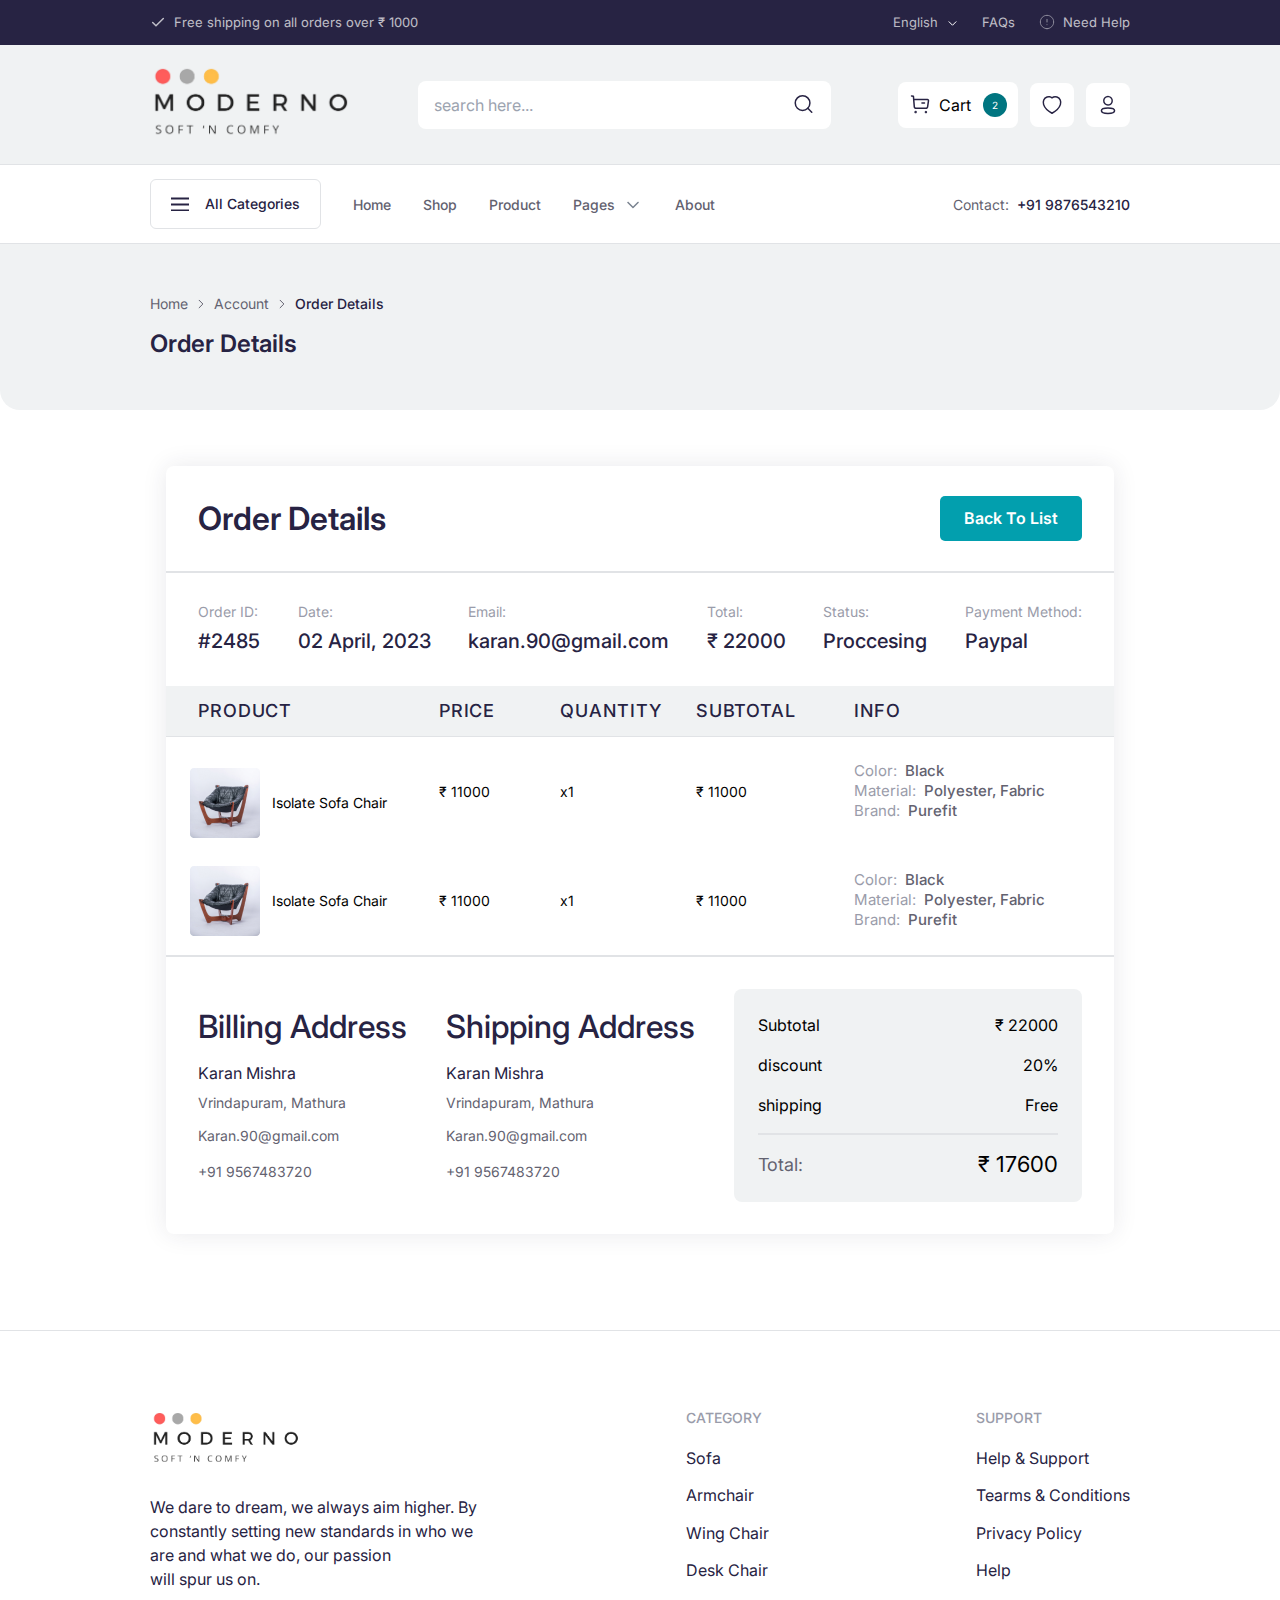
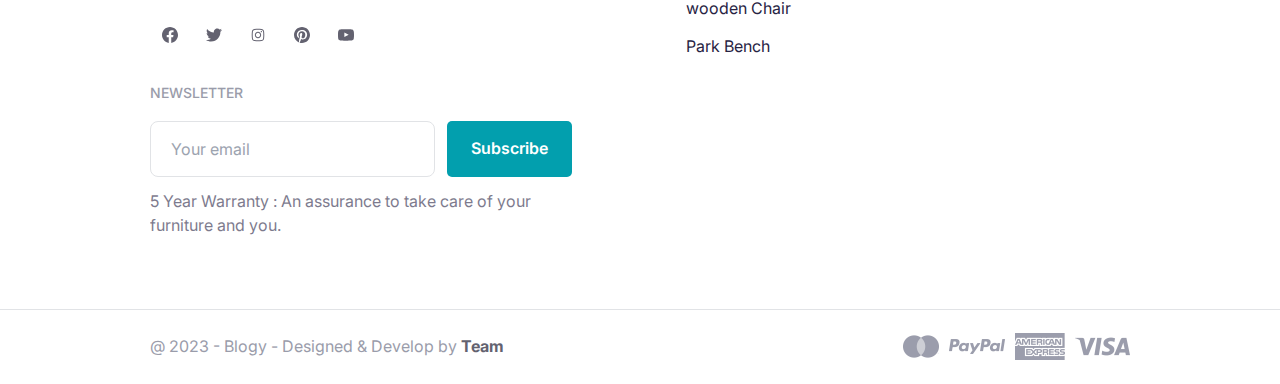
<file: Moderno/order-details.html>
<!DOCTYPE html>
<html lang="en">

<head>
    <meta charset="UTF-8">
    <meta http-equiv="X-UA-Compatible" content="IE=edge">
    <meta name="viewport" content="width=device-width, initial-scale=1.0">

    <title>Moderno</title>
    <link rel="icon" href="./public/assets/images/all-img/Soft.png" type="image/icon type">

    <!-- google fonts -->
    <link rel="preconnect" href="https://fonts.googleapis.com">
    <link rel="preconnect" href="https://fonts.gstatic.com" crossorigin>
    <link href="https://fonts.googleapis.com/css2?family=Inter:wght@300;400;500;600;700&display=swap" rel="stylesheet">

    <!-- css link here  -->
    <link rel="stylesheet" href="./public/assets/plugins/css/swipper.css">
    <link rel="stylesheet" href="./public/assets/plugins/css/select2.css">
    <link rel="stylesheet" href="./public/css/tailwind.css">
    <link rel="stylesheet" href="./public/css/styles.css">
    <link rel="stylesheet" href="./public/css/responsive.css">
</head>

<body class="font-display">
    <!-- header area start -->
    <header class="font-display">
        <div id="header-sticky" class="">
            <div class="top-header bg-secondary">
                <div class="container px-3 md:px-5 xl:px-0">
                    <div class="py-3.5 flex justify-center sm:justify-between">
                        <p class="sm:flex gap-2 items-center text-[13px] leading-[110%] text-white opacity-70 hidden">
                            <span>
                                <svg width="16" height="17" viewBox="0 0 16 17" fill="none" xmlns="http://www.w3.org/2000/svg">
                                    <path d="M13.3334 4.5L6.00002 11.8333L2.66669 8.5" stroke="white" stroke-width="1.5" stroke-linecap="round" stroke-linejoin="round" />
                                </svg>
                            </span>
                            <span>Free shipping on all orders over &#8377 1000</span>
                        </p>
                        <div>
                            <ul class="flex gap-6 items-center">
                                <li class="inline-flex items-center text-white-50 justify-center relative language">
                                    <select class="custom-select" name="state">
                                        <option value="AL">English</option>
                                        <option value="WY">Hindi</option>
                                    </select>
                                </li>
                                <li class="inline-flex items-center justify-center">
                                    <a href="#" class="inline-flex gap-2 items-center text-white opacity-70 text-[13px] leading-[130%]">FAQs</a>
                                </li>
                                <li class="inline-flex items-center justify-center">
                                    <a href="#" class="inline-flex gap-2 items-center text-white opacity-70 text-[13px] leading-[130%]">
                                        <span>
                                            <svg width="16" height="16" viewBox="0 0 16 16" fill="none" xmlns="http://www.w3.org/2000/svg">
                                                <g opacity="0.7" clip-path="url(#clip0_906_1673)">
                                                    <path d="M7.99992 14.6667C11.6818 14.6667 14.6666 11.6819 14.6666 8C14.6666 4.3181 11.6818 1.33333 7.99992 1.33333C4.31802 1.33333 1.33325 4.3181 1.33325 8C1.33325 11.6819 4.31802 14.6667 7.99992 14.6667Z" stroke="white" stroke-linecap="round" stroke-linejoin="round" />
                                                    <path d="M8 5.33333V8" stroke="white" stroke-linecap="round" stroke-linejoin="round" />
                                                    <path d="M8 10.6667H8.00615" stroke="white" stroke-linecap="round" stroke-linejoin="round" />
                                                </g>
                                                <defs>
                                                    <clipPath id="clip0_906_1673">
                                                        <rect width="16" height="16" fill="white" />
                                                    </clipPath>
                                                </defs>
                                            </svg>
                                        </span>
                                        <span>Need Help</span>
                                    </a>
                                </li>
                            </ul>
                        </div>
                    </div>
                </div>
            </div>
            <div class="main-header bg-grayscales-500 lg:border-none border-b border-grayscales-700">
                <div class="container px-3 md:px-5 xl:px-0">
                    <div class="flex justify-between items-center py-5">
                        <div>
                            <a href="index.html">
                                <img src="./public/assets/images/all-img/logo2.png" alt="" width="200px">
                            </a>
                        </div>
                        <div class="lg:max-w-[413px] lg:block hidden w-full">
                            <div class="relative">
                                <input type="text" id="search" placeholder="search here..." class="block w-full bg-white focus:outline-none border-0 px-4 py-3 rounded-lg focus:ring-2 ring-[#029FAE]">
                                <label for="search" class="absolute right-4 top-3">
                                    <svg width="23" height="22" viewBox="0 0 23 22" fill="none" xmlns="http://www.w3.org/2000/svg">
                                        <path d="M10.5833 17.4167C14.6334 17.4167 17.9167 14.1334 17.9167 10.0833C17.9167 6.03325 14.6334 2.75 10.5833 2.75C6.53325 2.75 3.25 6.03325 3.25 10.0833C3.25 14.1334 6.53325 17.4167 10.5833 17.4167Z" stroke="#272343" stroke-width="1.5" stroke-linecap="round" stroke-linejoin="round" />
                                        <path d="M19.75 19.25L15.7625 15.2625" stroke="#272343" stroke-width="1.5" stroke-linecap="round" stroke-linejoin="round" />
                                    </svg>
                                </label>
                            </div>
                        </div>
                        <div class="lg:block hidden">
                            <ul class="flex items-center gap-3">
                                <li class="relative">
                                    <a href="#" class="inline-flex gap-2 bg-white rounded-lg p-[11px]" id="addToCart">
                                        <span><svg width="22" height="22" viewBox="0 0 22 22" fill="none" xmlns="http://www.w3.org/2000/svg">
                                                <path d="M2.52087 2.97916L4.42754 3.30916L5.31029 13.8261C5.3442 14.2399 5.5329 14.6258 5.83873 14.9066C6.14457 15.1875 6.54506 15.3427 6.96029 15.3413H16.9611C17.3587 15.3418 17.7431 15.1986 18.0436 14.9383C18.344 14.6779 18.5404 14.3178 18.5965 13.9242L19.4673 7.91266C19.4905 7.75279 19.482 7.58991 19.4422 7.43333C19.4024 7.27675 19.3322 7.12955 19.2354 7.00015C19.1387 6.87074 19.0175 6.76167 18.8786 6.67917C18.7397 6.59667 18.5859 6.54235 18.426 6.51933C18.3673 6.51291 4.73371 6.50833 4.73371 6.50833" stroke="#272343" stroke-width="1.5" stroke-linecap="round" stroke-linejoin="round" />
                                                <path d="M12.948 9.89542H15.4899" stroke="#272343" stroke-width="1.5" stroke-linecap="round" stroke-linejoin="round" />
                                                <path fill-rule="evenodd" clip-rule="evenodd" d="M6.55786 18.5194C6.62508 18.5165 6.69219 18.5273 6.75515 18.551C6.81811 18.5748 6.87562 18.611 6.9242 18.6575C6.97279 18.7041 7.01145 18.76 7.03787 18.8219C7.06428 18.8837 7.0779 18.9503 7.0779 19.0176C7.0779 19.0849 7.06428 19.1515 7.03787 19.2134C7.01145 19.2753 6.97279 19.3312 6.9242 19.3777C6.87562 19.4243 6.81811 19.4605 6.75515 19.4842C6.69219 19.508 6.62508 19.5187 6.55786 19.5158C6.42942 19.5103 6.30808 19.4554 6.21914 19.3626C6.13021 19.2698 6.08057 19.1462 6.08057 19.0176C6.08057 18.8891 6.13021 18.7655 6.21914 18.6726C6.30808 18.5798 6.42942 18.5249 6.55786 18.5194Z" fill="#272343" stroke="#272343" stroke-width="1.5" stroke-linecap="round" stroke-linejoin="round" />
                                                <path fill-rule="evenodd" clip-rule="evenodd" d="M16.8988 18.5194C17.0312 18.5194 17.1583 18.5721 17.252 18.6657C17.3457 18.7594 17.3983 18.8865 17.3983 19.019C17.3983 19.1515 17.3457 19.2786 17.252 19.3723C17.1583 19.4659 17.0312 19.5186 16.8988 19.5186C16.7663 19.5186 16.6392 19.4659 16.5455 19.3723C16.4518 19.2786 16.3992 19.1515 16.3992 19.019C16.3992 18.8865 16.4518 18.7594 16.5455 18.6657C16.6392 18.5721 16.7663 18.5194 16.8988 18.5194Z" fill="#272343" stroke="#272343" stroke-width="1.5" stroke-linecap="round" stroke-linejoin="round" />
                                            </svg>
                                        </span>
                                        <span>Cart</span>
                                        <span class="bg-dark-accents text-white rounded-full py-[3px] px-[9px] ml-1 inline-flex justify-center items-center text-[10px] leading-[100%]">2</span>
                                    </a>
                                    <div class="cart-content">
                                        <ul class="p-6">
                                            <li class="pb-4">
                                                <div class="flex items-center justify-between">
                                                    <div class="flex items-center gap-1">
                                                        <div>
                                                            <img src="./public/assets/images/all-img/cart-01.png" alt="">
                                                        </div>
                                                        <div class="px-2">
                                                            <h2 class="text-gray-black"><span>Isolate Sofa Chair</span> <span class="text-[#636270]">x3</span></h2>
                                                            <p class="text-gray-black font-semibold mb-0">&#8377 12000</p>
                                                        </div>
                                                    </div>
                                                    <div>
                                                        <button class="hover:bg-[#F0F2F3] bg-transparent p-2 hover:text-gray-black rounded-full text-[#9A9CAA] transition-all duration-500">
                                                            <svg width="28" height="28" viewBox="0 0 28 28" fill="none" xmlns="http://www.w3.org/2000/svg">
                                                                <path d="M10 10L14 14M14 14L18 10M14 14L10 18M14 14L18 18" stroke="currentColor" stroke-width="1.5" stroke-linecap="round" stroke-linejoin="round" />
                                                            </svg>
                                                        </button>
                                                    </div>
                                                </div>
                                            </li>
                                            <li class="py-4">
                                                <div class="flex items-center justify-between">
                                                    <div class="flex items-center gap-1">
                                                        <div>
                                                            <img src="./public/assets/images/all-img/cart-02.png" alt="">
                                                        </div>
                                                        <div class="px-2">
                                                            <h2 class="text-gray-black"><span>Wing Chair</span> <span class="text-[#636270]">x5</span></h2>
                                                            <p class="text-gray-black font-semibold mb-0">&#8377 1500</p>
                                                        </div>
                                                    </div>
                                                    <div>
                                                        <button class="hover:bg-[#F0F2F3] bg-transparent p-2 hover:text-gray-black rounded-full text-[#9A9CAA] transition-all duration-500">
                                                            <svg width="28" height="28" viewBox="0 0 28 28" fill="none" xmlns="http://www.w3.org/2000/svg">
                                                                <path d="M10 10L14 14M14 14L18 10M14 14L10 18M14 14L18 18" stroke="currentColor" stroke-width="1.5" stroke-linecap="round" stroke-linejoin="round" />
                                                            </svg>
                                                        </button>
                                                    </div>
                                                </div>
                                            </li>
                                            <div class="flex justify-between items-center py-2 mb-4">
                                                <p class="text-[#636270] text-lg">2 Products</p>
                                                <p class="text-gray-black text-xl font-medium">&#8377 43500</p>
                                            </div>
                                            <div class="flex justify-between items-center">
                                                <a href="shopping-cart.html" class="btn-transparent">View Cart</a>
                                                <a href="checkout-shopping.html" class="btn-primary">Checkout</a>
                                            </div>
                                        </ul>
                                    </div>
                                </li>
                                <li class="inline-flex items-center justify-center">
                                    <a href="wishlist.html" class="bg-white text-gray-black hover:text-[#007580] rounded-lg p-[11px]">
                                        <svg width="22" height="22" viewBox="0 0 22 22" fill="none" xmlns="http://www.w3.org/2000/svg">
                                            <path fill-rule="evenodd" clip-rule="evenodd" d="M2.63262 10.6315C1.64903 7.56067 2.79762 4.05075 6.02245 3.01217C6.85867 2.74459 7.74676 2.68086 8.61262 2.82629C9.47849 2.97172 10.297 3.32208 10.9999 3.84817C12.3337 2.81692 14.2743 2.46858 15.9683 3.01217C19.1922 4.05075 20.349 7.56067 19.3664 10.6315C17.8355 15.499 10.9999 19.2482 10.9999 19.2482C10.9999 19.2482 4.21478 15.5558 2.63262 10.6315V10.6315Z" stroke="currentColor" stroke-width="1.5" stroke-linecap="round" stroke-linejoin="round" />
                                        </svg>
                                    </a>
                                </li>
                                <li class="relative">
                                    <button class="bg-white text-gray-black hover:text-[#007580] rounded-lg p-[11px] user-profile">
                                        <svg width="22" height="22" viewBox="0 0 22 22" fill="none" xmlns="http://www.w3.org/2000/svg">
                                            <path fill-rule="evenodd" clip-rule="evenodd" d="M10.9862 14.0672C7.44053 14.0672 4.4137 14.6034 4.4137 16.7503C4.4137 18.8971 7.42128 19.4526 10.9862 19.4526C14.5309 19.4526 17.5587 18.9154 17.5587 16.7695C17.5587 14.6236 14.5502 14.0672 10.9862 14.0672V14.0672Z" stroke="currentColor" stroke-width="1.5" stroke-linecap="round" stroke-linejoin="round" />
                                            <path fill-rule="evenodd" clip-rule="evenodd" d="M10.9862 11.0055C11.8195 11.0055 12.634 10.7584 13.3268 10.2955C14.0197 9.83255 14.5597 9.17457 14.8785 8.40475C15.1974 7.63492 15.2808 6.78783 15.1183 5.97058C14.9557 5.15334 14.5545 4.40266 13.9653 3.81346C13.3761 3.22426 12.6254 2.82301 11.8081 2.66045C10.9909 2.49789 10.1438 2.58132 9.37397 2.9002C8.60415 3.21907 7.94617 3.75906 7.48324 4.45188C7.02031 5.14471 6.77322 5.95925 6.77322 6.7925C6.76932 7.90581 7.20779 8.97508 7.99218 9.76515C8.77657 10.5552 9.84266 11.0014 10.956 11.0055H10.9862Z" stroke="currentColor" stroke-width="1.429" stroke-linecap="round" stroke-linejoin="round" />
                                        </svg>
                                    </button>
                                    <div class="profile-content">
                                        <ul class="py-3">
                                            <div class="px-3 shadow-[0px_1px_0px_#E1E3E6]">
                                                <li>
                                                    <a href="sign-in.html">Sign In</a>
                                                </li>
                                                <li>
                                                    <a href="sign-up.html">Create a Account</a>
                                                </li>
                                            </div>
                                            <div class="px-3 shadow-[0px_1px_0px_#E1E3E6]">
                                                <li>
                                                    <a href="account-setting.html">Account Settings</a>
                                                </li>
                                                <li>
                                                    <a href="order-history.html">Order History</a>
                                                </li>
                                            </div>
                                            <div class="px-3 shadow-[0px_1px_0px_#E1E3E6]">
                                                <li>
                                                    <a href="wishlist.html">Wishlist</a>
                                                </li>
                                                <li>
                                                    <a href="shopping-cart.html">Shopping Cart</a>
                                                </li>
                                            </div>
                                            <div class="px-3">
                                                <li>
                                                    <a href="#">Logout</a>
                                                </li>
                                            </div>
                                        </ul>
                                    </div>
                                </li>
                            </ul>
                        </div>
                        <div class="lg:hidden inline-block hamburger-btn" id="hamburger-btn">
                            <span></span>
                            <span></span>
                            <span></span>
                        </div>
                    </div>
                </div>
            </div>
        </div>
        <div class="bottom-header bg-white shadow-[0px_1px_0px_#E1E3E6] relative z-30 hidden lg:block">
            <div class="container px-3 md:px-5 xl:px-0">
                <div class="py-3.5 flex justify-between items-center">
                    <div class="flex gap-8 items-center">
                        <div class="relative">
                            <button class="max-h-12 inline-flex items-center justify-center gap-4 py-3.5 px-5 border border-grayscales-700 rounded-md custom-dropdown text-gray-black text-sm leading-4 font-medium font-display">
                                <span class="text-gray-black inline-flex">
                                    <svg width="18" height="14" viewBox="0 0 18 14" fill="none" xmlns="http://www.w3.org/2000/svg">
                                        <path d="M18 2.5H0V0.5H18V2.5Z" fill="currentColor" />
                                        <path d="M18 8.5H0V6.5H18V8.5Z" fill="currentColor" />
                                        <path d="M18 14.5H0V12.5H18V14.5Z" fill="currentColor" />
                                    </svg>
                                </span>
                                <span class="text-gray-black inline-flex">All Categories</span>
                            </button>
                            <div class="dropdown-content">
                                <ul class="p-3">
                                    <li>
                                        <a href="products.html">Wodden</a>
                                    </li>
                                    <li>
                                        <a href="products.html">Partex</a>
                                    </li>
                                    <li>
                                        <a href="products.html">Plywood</a>
                                    </li>
                                    <li>
                                        <a href="products.html">Segun</a>
                                    </li>
                                </ul>
                            </div>
                        </div>

                        <ul class="lg:flex gap-8 items-center hidden main-menu">
                            <li>
                                <a href="index.html">Home</a>
                            </li>
                            <li>
                                <a href="products.html">Shop</a>
                            </li>
                            <li>
                                <a href="product-details.html">Product</a>
                            </li>
                            <li class="relative">
                                <a href="javascript:void(0);" class="inline-flex gap-2 items-center">Pages
                                    <span>
                                    <img src="./public/assets/images/all-img/select-arrow.png" alt="">     
                                    </span>
                                </a>
                                <ul>
                                    <!-- <li>
                                        <a href="404.html">404</a>
                                    </li> -->
                                    <li>
                                        <a href="account-setting.html">Account Setting</a>
                                    </li>
                                    <li>
                                        <a href="sign-in.html">Sign In</a>
                                    </li>
                                    <li>
                                        <a href="sign-up.html">Sign Up</a>
                                    </li>
                                    <li>
                                        <a href="forget-password.html">Forget Password</a>
                                    </li>
                                    <li>
                                        <a href="change-password.html">Change Password</a>
                                    </li>
                                    <li>
                                        <a href="products.html">Product List</a>
                                    </li>
                                    <li>
                                        <a href="product-details.html">Product Details</a>
                                    </li>
                                    <li>
                                        <a href="shopping-cart.html">Shopping Cart</a>
                                    </li>
                                    <li>
                                        <a href="wishlist.html">Wishlist</a>
                                    </li>
                                    <li>
                                        <a href="checkout-billing.html">Checkout Billing</a>
                                    </li>
                                    <li>
                                        <a href="checkout-shopping.html">Checkout Shoping</a>
                                    </li>
                                </ul>
                            </li>
                            <li>
                                <a href="">About</a>
                            </li>
                        </ul>
                    </div>
                    <div>
                        <p class="text-grayscales-900 inline-flex gap-2 items-center text-sm font-display"><span>Contact:</span><span class="text-secondary font-medium">+91 9876543210</span></p>
                    </div>
                </div>
            </div>
        </div>
        <!-- Mobile Menu Area Start -->
        <div class="nav-menu" id="nav-menu">
            <div class="flex justify-between  items-center px-3 py-4 mb-4">
                <div>
                    <a href="#">
                        <img src="./public/assets/images/all-img/logo-sm.png" alt="">
                    </a>
                </div>
                <ul class="flex items-center gap-3">
                    <li>
                        <a href="#" class="inline-flex gap-2 bg-white rounded-lg p-[11px] relative">
                            <span>
                                <svg width="22" height="22" viewBox="0 0 22 22" fill="none" xmlns="http://www.w3.org/2000/svg">
                                    <path d="M2.52087 2.97916L4.42754 3.30916L5.31029 13.8261C5.3442 14.2399 5.5329 14.6258 5.83873 14.9066C6.14457 15.1875 6.54506 15.3427 6.96029 15.3413H16.9611C17.3587 15.3418 17.7431 15.1986 18.0436 14.9383C18.344 14.6779 18.5404 14.3178 18.5965 13.9242L19.4673 7.91266C19.4905 7.75279 19.482 7.58991 19.4422 7.43333C19.4024 7.27675 19.3322 7.12955 19.2354 7.00015C19.1387 6.87074 19.0175 6.76167 18.8786 6.67917C18.7397 6.59667 18.5859 6.54235 18.426 6.51933C18.3673 6.51291 4.73371 6.50833 4.73371 6.50833" stroke="#272343" stroke-width="1.5" stroke-linecap="round" stroke-linejoin="round" />
                                    <path d="M12.948 9.89542H15.4899" stroke="#272343" stroke-width="1.5" stroke-linecap="round" stroke-linejoin="round" />
                                    <path fill-rule="evenodd" clip-rule="evenodd" d="M6.55786 18.5194C6.62508 18.5165 6.69219 18.5273 6.75515 18.551C6.81811 18.5748 6.87562 18.611 6.9242 18.6575C6.97279 18.7041 7.01145 18.76 7.03787 18.8219C7.06428 18.8837 7.0779 18.9503 7.0779 19.0176C7.0779 19.0849 7.06428 19.1515 7.03787 19.2134C7.01145 19.2753 6.97279 19.3312 6.9242 19.3777C6.87562 19.4243 6.81811 19.4605 6.75515 19.4842C6.69219 19.508 6.62508 19.5187 6.55786 19.5158C6.42942 19.5103 6.30808 19.4554 6.21914 19.3626C6.13021 19.2698 6.08057 19.1462 6.08057 19.0176C6.08057 18.8891 6.13021 18.7655 6.21914 18.6726C6.30808 18.5798 6.42942 18.5249 6.55786 18.5194Z" fill="#272343" stroke="#272343" stroke-width="1.5" stroke-linecap="round" stroke-linejoin="round" />
                                    <path fill-rule="evenodd" clip-rule="evenodd" d="M16.8988 18.5194C17.0312 18.5194 17.1583 18.5721 17.252 18.6657C17.3457 18.7594 17.3983 18.8865 17.3983 19.019C17.3983 19.1515 17.3457 19.2786 17.252 19.3723C17.1583 19.4659 17.0312 19.5186 16.8988 19.5186C16.7663 19.5186 16.6392 19.4659 16.5455 19.3723C16.4518 19.2786 16.3992 19.1515 16.3992 19.019C16.3992 18.8865 16.4518 18.7594 16.5455 18.6657C16.6392 18.5721 16.7663 18.5194 16.8988 18.5194Z" fill="#272343" stroke="#272343" stroke-width="1.5" stroke-linecap="round" stroke-linejoin="round" />
                                </svg>
                            </span>
                            <span class="bg-dark-accents absolute -top-1 right-0 text-white rounded-full px-2 py-1.5 inline-flex justify-center items-center text-[10px] leading-[100%]">2</span>
                        </a>
                    </li>
                    <li>
                        <a href="#" class="bg-white text-gray-black flex hover:text-[#007580] rounded-lg p-[11px]">
                            <svg width="22" height="22" viewBox="0 0 22 22" fill="none" xmlns="http://www.w3.org/2000/svg">
                                <path fill-rule="evenodd" clip-rule="evenodd" d="M2.63262 10.6315C1.64903 7.56067 2.79762 4.05075 6.02245 3.01217C6.85867 2.74459 7.74676 2.68086 8.61262 2.82629C9.47849 2.97172 10.297 3.32208 10.9999 3.84817C12.3337 2.81692 14.2743 2.46858 15.9683 3.01217C19.1922 4.05075 20.349 7.56067 19.3664 10.6315C17.8355 15.499 10.9999 19.2482 10.9999 19.2482C10.9999 19.2482 4.21478 15.5558 2.63262 10.6315V10.6315Z" stroke="currentColor" stroke-width="1.5" stroke-linecap="round" stroke-linejoin="round" />
                            </svg>
                        </a>
                    </li>
                    <li class="relative">
                        <button class="bg-white text-gray-black hover:text-[#007580] rounded-lg p-[11px] user-profile">
                            <svg width="22" height="22" viewBox="0 0 22 22" fill="none" xmlns="http://www.w3.org/2000/svg">
                                <path fill-rule="evenodd" clip-rule="evenodd" d="M10.9862 14.0672C7.44053 14.0672 4.4137 14.6034 4.4137 16.7503C4.4137 18.8971 7.42128 19.4526 10.9862 19.4526C14.5309 19.4526 17.5587 18.9154 17.5587 16.7695C17.5587 14.6236 14.5502 14.0672 10.9862 14.0672V14.0672Z" stroke="currentColor" stroke-width="1.5" stroke-linecap="round" stroke-linejoin="round" />
                                <path fill-rule="evenodd" clip-rule="evenodd" d="M10.9862 11.0055C11.8195 11.0055 12.634 10.7584 13.3268 10.2955C14.0197 9.83255 14.5597 9.17457 14.8785 8.40475C15.1974 7.63492 15.2808 6.78783 15.1183 5.97058C14.9557 5.15334 14.5545 4.40266 13.9653 3.81346C13.3761 3.22426 12.6254 2.82301 11.8081 2.66045C10.9909 2.49789 10.1438 2.58132 9.37397 2.9002C8.60415 3.21907 7.94617 3.75906 7.48324 4.45188C7.02031 5.14471 6.77322 5.95925 6.77322 6.7925C6.76932 7.90581 7.20779 8.97508 7.99218 9.76515C8.77657 10.5552 9.84266 11.0014 10.956 11.0055H10.9862Z" stroke="currentColor" stroke-width="1.429" stroke-linecap="round" stroke-linejoin="round" />
                            </svg>
                        </button>
                        <div class="profile-content">
                            <ul>
                                <li>
                                    <a href="products.html">Wodden</a>
                                </li>
                                <li>
                                    <a href="products.html">Partex</a>
                                </li>
                                <li>
                                    <a href="products.html">Plywood</a>
                                </li>
                                <li>
                                    <a href="products.html">Segun</a>
                                </li>
                            </ul>
                        </div>
                    </li>
                    <li>
                        <span class="hamburger-btn-close bg-[#F7F7F9] text-black w-[44px] h-[44px] rounded-full flex items-center justify-center" id="hamburger-btn-close">
                            <svg width="12" height="12" viewBox="0 0 12 12" fill="none" xmlns="http://www.w3.org/2000/svg">
                                <path d="M11 1L1 11" stroke="currentColor" stroke-width="1.5" stroke-linecap="round" stroke-linejoin="round"></path>
                                <path d="M1 1L11 11" stroke="currentColor" stroke-width="1.5" stroke-linecap="round" stroke-linejoin="round"></path>
                            </svg>
                        </span>
                    </li>
                </ul>
            </div>
            <div class="px-3 mb-4">
                <div class="lg:max-w-[413px] w-full">
                    <div class="relative">
                        <input type="text" placeholder="search here..." class="block w-full bg-grayscales-500 focus:outline-none border-0 px-4 py-3 rounded-lg">
                        <span class="absolute right-4 top-3">
                            <svg width="23" height="22" viewBox="0 0 23 22" fill="none" xmlns="http://www.w3.org/2000/svg">
                                <path d="M10.5833 17.4167C14.6334 17.4167 17.9167 14.1334 17.9167 10.0833C17.9167 6.03325 14.6334 2.75 10.5833 2.75C6.53325 2.75 3.25 6.03325 3.25 10.0833C3.25 14.1334 6.53325 17.4167 10.5833 17.4167Z" stroke="#272343" stroke-width="1.5" stroke-linecap="round" stroke-linejoin="round" />
                                <path d="M19.75 19.25L15.7625 15.2625" stroke="#272343" stroke-width="1.5" stroke-linecap="round" stroke-linejoin="round" />
                            </svg>
                        </span>
                    </div>
                </div>
            </div>
            <!-- menu -->
            <div>
                <nav class="tabs flex flex-row">
                    <button data-target="panel-1" class="tab rounded-none w-1/2 active text-gray-600 py-4 px-6 block hover:text-blue-500 focus:outline-none text-blue-500 border-b-2 font-medium border-blue-500">
                        Menu
                    </button>
                    <button data-target="panel-2" class="tab rounded-none w-1/2 ext-gray-600 py-4 px-6 block hover:text-blue-500 focus:outline-none border-b-2 font-medium border-blue-500">
                        Categories
                    </button>
                </nav>
            </div>

            <div id="panels">
                <div class="panel-1 tab-content active">
                    <ul class="flex flex-col items-center">
                        <li class="w-full block">
                            <a href="" class="border-b border-[#029FAE] block px-3 py-2">Home</a>
                        </li>
                        <li class="w-full block">
                            <a href="" class="border-b border-[#029FAE] block px-3 py-2">Shop</a>
                        </li>
                        <li class="w-full block">
                            <a href="" class="border-b border-[#029FAE] block px-3 py-2">Product</a>
                        </li>
                        <li class="w-full block">
                            <a href="" class="border-b border-[#029FAE] block px-3 py-2">Pages</a>
                        </li>
                        <li class="w-full block">
                            <a href="" class="border-b border-[#029FAE] block px-3 py-2">About</a>
                        </li>
                    </ul>
                </div>
                <div class="panel-2 tab-content py-5">
                    <ul>
                        <li>
                            <a href="products.html" class="border-b border-[#029FAE] block px-3 py-2">Wodden</a>
                        </li>
                        <li>
                            <a href="products.html" class="border-b border-[#029FAE] block px-3 py-2">Partex</a>
                        </li>
                        <li>
                            <a href="products.html" class="border-b border-[#029FAE] block px-3 py-2">Plywood</a>
                        </li>
                        <li>
                            <a href="products.html" class="border-b border-[#029FAE] block px-3 py-2">Segun</a>
                        </li>
                    </ul>
                </div>
            </div>
        </div>
        <!-- Mobile Menu Area End -->
        <div class="overlay" id="overlay"></div>
    </header>
    <!-- header area end -->

    <!-- Breadcrumb Start -->
    <div class="breadcrumb">
        <div class="container">
            <div class="flex items-center gap-1 py-[1.5px]">
                <a href="#" class="text-[14px] font-normal leading-[110%] text-dark-gray">Home</a>
                <svg width="18" height="18" viewBox="0 0 18 18" fill="none" xmlns="http://www.w3.org/2000/svg">
                    <path d="M7.125 5.25L10.875 9L7.125 12.75" stroke="#636270" stroke-linecap="round" stroke-linejoin="round" />
                </svg>
                <a href="#" class="text-[14px] font-normal leading-[110%] text-dark-gray">Account</a>
                <svg width="18" height="18" viewBox="0 0 18 18" fill="none" xmlns="http://www.w3.org/2000/svg">
                    <path d="M7.125 5.25L10.875 9L7.125 12.75" stroke="#636270" stroke-linecap="round" stroke-linejoin="round" />
                </svg>
                <span class="text-[14px] font-medium leading-[110%] font-display text-gray-black inline-block">Order Details</span>
            </div>

            <h2 class="pt-[13.5px] xl:text-2xl text-[18px] font-semibold text-gray-black font-display">Order Details</h2>
        </div>
    </div>
    <!-- Breadcrumb End -->


    <div class="container">
        <!-- Tab Contents -->
        <div id="tab-contents">
            <!-- Order Details start -->
            <div class="p-4">
                <div class="container pt-10 pb-20">
                    <div class="box">
                        <div class="">
                            <div class="flex flex-wrap justify-between items-center px-8 py-[30px]">
                                <h2 class="text-[#272343] font-display xl:text-[32px] text-[18px] font-semibold leading-[110%] capitalize">Order Details</h2>
                                <a href="account-setting.html" class="btn-primary capitalize">back to List</a>
                            </div>
                            <hr class="my-0">
                            <div class="px-8 py-8 flex flex-col md:flex-row md:flex-wrap gap-6 xl:gap-2 xl:justify-between md:items-center">
                                <div class="flex-wrap">
                                    <p class="text-[#9A9CAA] font-display text-[14px] leading-[100%] capitalize pb-[10px]">Order ID:</p>
                                    <span class="text-gray-black font-display text-[20px] leading-[120%] font-medium">#2485</span>
                                </div>
                                <div class="flex-wrap">
                                    <p class="text-[#9A9CAA] font-display text-[14px] leading-[100%] capitalize pb-[10px]">Date:</p>
                                    <span class="text-gray-black font-display text-[20px] leading-[120%] font-medium">02 April, 2023</span>
                                </div>
                                <div class="flex-wrap">
                                    <p class="text-[#9A9CAA] font-display text-[14px] leading-[100%] capitalize pb-[10px]">Email:</p>
                                    <span class="text-gray-black font-display text-[20px] leading-[120%] font-medium">karan.90@gmail.com</span>
                                </div>
                                <div class="flex-wrap">
                                    <p class="text-[#9A9CAA] font-display text-[14px] leading-[100%] capitalize pb-[10px]">Total:</p>
                                    <span class="text-gray-black font-display text-[20px] leading-[120%] font-medium">&#8377 22000</span>
                                </div>
                                <div class="flex-wrap">
                                    <p class="text-[#9A9CAA] font-display text-[14px] leading-[100%] capitalize pb-[10px]">Status:</p>
                                    <span class="text-gray-black font-display text-[20px] leading-[120%] font-medium">Proccesing</span>
                                </div>
                                <div class="flex-wrap">
                                    <p class="text-[#9A9CAA] font-display text-[14px] leading-[100%] capitalize pb-[10px]">Payment Method:</p>
                                    <span class="text-gray-black font-display text-[20px] leading-[120%] font-medium">Paypal</span>
                                </div>
                            </div>
                        </div>
                        <div class="w-full">
                            <div class="overflow-x-auto">
                                <table class="min-w-full leading-normal">
                                    <thead class="bg-off-white">
                                        <tr class="">
                                            <th class="pt-4 pb-4 px-8 border-b border-[#E1E3E6] text-left text-lg font-medium leading-[100%] text-[#272343] uppercase tracking-wider w-[305px]">
                                                Product
                                            </th>
                                            <th class="pt-4 pb-4 border-b border-[#E1E3E6] text-left text-lg font-medium leading-[100%] text-[#272343] uppercase tracking-wider w-[140px]">
                                                Price
                                            </th>
                                            <th class="pt-4 pb-4 border-b border-[#E1E3E6] text-left text-lg font-medium leading-[100%] text-[#272343] uppercase tracking-wider w-[145px]">
                                                Quantity
                                            </th>
                                            <th class="pt-4 pb-4 border-b border-[#E1E3E6] text-left text-lg font-medium leading-[100%] text-[#272343] uppercase tracking-wider w-[175px]">
                                                Subtotal
                                            </th>
                                            <th class="pt-4 pb-4 border-b border-[#E1E3E6] text-left text-lg font-medium leading-[100%] text-[#272343] uppercase tracking-wider w-[295px]">
                                                Info
                                            </th>
                                        </tr>
                                    </thead>
                                    <tbody>

                                        <tr class="">
                                            <td class="text-sm px-6 pt-6">
                                                <div class="flex justify-between items-center">
                                                    <div class="flex items-center gap-3">
                                                        <div>
                                                            <img src="./public/assets/images/all-img/product1.png" alt="">
                                                        </div>

                                                        <p>Isolate Sofa Chair</p>

                                                    </div>

                                                </div>
                                            </td>
                                            <td class="text-sm">
                                                <p class="mb-0">&#8377 11000</p>
                                            </td>
                                            <td class="text-sm">
                                                <p>x1</p>
                                            </td>
                                            <td class="text-sm">
                                                <p>&#8377 11000</p>
                                            </td>
                                            <td class="text-sm pt-6">
                                                <div class="mb-6">
                                                    <ul class="p-0 m-0 ">
                                                        <li class="">
                                                            <p class="text-[15px] inline-flex gap-2 items-center">
                                                                <span class="text-[#9A9CAA]">Color:</span><span class="text-[#636270] font-medium">Black</span>
                                                            </p>
                                                        </li>
                                                        <li>
                                                            <p class="text-[15px] inline-flex gap-2 items-center">
                                                                <span class="text-[#9A9CAA]">Material:</span><span class="text-[#636270] font-medium">Polyester, Fabric</span>
                                                            </p>
                                                        </li>
                                                        <li>
                                                            <p class="text-[15px] inline-flex gap-2 items-center">
                                                                <span class="text-[#9A9CAA]">Brand:</span><span class="text-[#636270] font-medium">Purefit</span>
                                                            </p>
                                                        </li>

                                                    </ul>
                                                </div>
                                            </td>
                                        </tr>

                                        <tr class="">
                                            <td class="text-sm px-6 ">
                                                <div class="flex justify-between items-center">
                                                    <div class="flex items-center gap-3">
                                                        <div>
                                                            <img src="./public/assets/images/all-img/product1.png" alt="">
                                                        </div>

                                                        <p>Isolate Sofa Chair</p>

                                                    </div>

                                                </div>
                                            </td>
                                            <td class="text-sm">
                                                <p class="mb-0">&#8377 11000</p>
                                            </td>
                                            <td class="text-sm">
                                                <p>x1</p>
                                            </td>
                                            <td class="text-sm">
                                                <p>&#8377 11000</p>
                                            </td>
                                            <td class="text-sm pt-6">
                                                <div class="mb-6">
                                                    <ul class="p-0 m-0">
                                                        <li class="">
                                                            <p class="text-[15px] inline-flex gap-2 items-center">
                                                                <span class="text-[#9A9CAA]">Color:</span><span class="text-[#636270] font-medium">Black</span>
                                                            </p>
                                                        </li>
                                                        <li>
                                                            <p class="text-[15px] inline-flex gap-2 items-center">
                                                                <span class="text-[#9A9CAA]">Material:</span><span class="text-[#636270] font-medium">Polyester, Fabric</span>
                                                            </p>
                                                        </li>
                                                        <li>
                                                            <p class="text-[15px] inline-flex gap-2 items-center">
                                                                <span class="text-[#9A9CAA]">Brand:</span><span class="text-[#636270] font-medium">Purefit</span>
                                                            </p>
                                                        </li>

                                                    </ul>
                                                </div>
                                            </td>
                                        </tr>

                                    </tbody>
                                </table>
                            </div>

                        </div>
                        <hr class="my-0">

                        <div class="px-8 py-8 flex flex-col md:flex-row md:flex-wrap gap-y-6 justify-between md:items-center">

                            <div>
                                <h2 class="text-gray-black font-medium font-display xl:text-[32px] text-[20px] leading-[110%] capitalize ">Billing address</h2>
                                <p class="font-display text-[16px] leading-[120%] font-normal text-[#272343] pt-5 pb-2">Karan Mishra</p>
                                <p class="text-[#636270] text-[14px] leading-[150%] font-display font-normal pb-4">
                                    Vrindapuram, Mathura
                                </p>
                                <p class="text-[#636270] text-[14px] leading-[100%] font-display font-normal pb-4">Karan.90@gmail.com</p>
                                <span class="text-[#636270] text-[14px] leading-[100%] font-display font-normal">+91 9567483720</span>
                            </div>

                            <div>
                                <h2 class="text-gray-black font-medium font-display xl:text-[32px] text-[20px] leading-[110%] capitalize">Shipping address</h2>
                                <p class="font-display text-[16px] leading-[120%] font-normal text-[#272343] pt-5 pb-2">Karan Mishra</p>
                                <p class="text-[#636270] text-[14px] leading-[150%] font-display font-normal pb-4">
                                    Vrindapuram, Mathura
                                </p>
                                <p class="text-[#636270] text-[14px] leading-[100%] font-display font-normal pb-4">Karan.90@gmail.com</p>
                                <span class="text-[#636270] text-[14px] leading-[100%] font-display font-normal">+91 9567483720</span>
                            </div>

                            <div class="px-6 py-6 bg-off-white rounded-lg max-w-[348px] w-full">
                                <div class="">

                                    <div class="flex justify-between pb-4">
                                        <p>Subtotal</p>
                                        <p>&#8377 22000</p>
                                    </div>
                                    <div class="flex justify-between pb-4">
                                        <p>discount</p>
                                        <p>20%</p>
                                    </div>
                                    <div class="flex justify-between">
                                        <p>shipping</p>
                                        <p>Free</p>
                                    </div>
                                    <hr>
                                    <div class="flex justify-between">
                                        <p class="text-[18px] font-display text-dark-gray ">Total:</p>
                                        <p class="text-[22px] font-display leading-[120%] font-sem">&#8377 17600</p>
                                    </div>
                                </div>
                            </div>
                        </div>
                    </div>
                </div>
            </div>
            <!-- Order Details end -->
        </div>
    </div>
    <!-- user menu end -->

    <!-- footer area start -->
    <footer>
        <div class="footer-top xl:pt-20 xl:pb-[60px] py-6 sm:py-8 md:py-12 shadow-[inset_0px_1px_0px_#E1E3E6]">
            <div class="container px-3 md:px-5 xl:px-0">
                <div class=" flex flex-wrap gap-y-6 justify-between">
                    <div class="footer-widget max-w-[350px]">
                        <div class="lg:mb-6 mb-4">
                            <a href="#">
                                <img src="./public/assets/images/all-img/logo2.png" alt="" width="150px">
                            </a>
                        </div>
                        <p class="lg:mb-6 mb-4 text-gray-black text-base">We dare to dream, we always aim higher. By constantly setting new standards in who we are and what we do, our passion will spur us on.</p>
                        <ul class="flex gap-1">
                            <li>
                                <a href="#" class="text-[#636270] p-[11px] rounded-full border border-transparent hover:text-[#007580] hover:border-[#007580] transition-all duration-500">
                                    <svg width="16" height="16" viewBox="0 0 16 16" fill="none" xmlns="http://www.w3.org/2000/svg">
                                        <g clip-path="url(#clip0_1101_2875)">
                                            <path d="M16 8C16 3.58167 12.4183 0 8 0C3.58167 0 0 3.58167 0 8C0 11.993 2.92533 15.3027 6.75 15.9027V10.3127H4.71867V8H6.75V6.23733C6.75 4.23267 7.94433 3.125 9.77167 3.125C10.6467 3.125 11.5623 3.28133 11.5623 3.28133V5.25H10.5537C9.56 5.25 9.25 5.86667 9.25 6.5V8H11.4687L11.114 10.3127H9.25V15.9027C13.0747 15.3027 16 11.9927 16 8Z" fill="currentColor" />
                                        </g>
                                        <defs>
                                            <clipPath id="clip0_1101_2875">
                                                <rect width="16" height="16" fill="white" />
                                            </clipPath>
                                        </defs>
                                    </svg>
                                </a>
                            </li>
                            <li>
                                <a href="#" class="text-[#636270] p-[11px] rounded-full border border-transparent hover:text-[#007580] hover:border-[#007580] transition-all duration-500">
                                    <svg width="16" height="16" viewBox="0 0 16 16" fill="none" xmlns="http://www.w3.org/2000/svg">
                                        <g clip-path="url(#clip0_1101_2879)">
                                            <path d="M5.03333 14.5001C11.07 14.5001 14.3723 9.49813 14.3723 5.16146C14.3723 5.0208 14.369 4.87713 14.3627 4.73646C15.0052 4.27179 15.5596 3.69621 16 3.0368C15.4017 3.3028 14.7667 3.4768 14.116 3.55213C14.8008 3.14166 15.3136 2.49681 15.5593 1.73713C14.915 2.11902 14.2104 2.38843 13.4757 2.5338C12.9807 2.00757 12.3261 1.65911 11.6132 1.54228C10.9002 1.42546 10.1687 1.54679 9.53161 1.88752C8.89456 2.22824 8.38752 2.76937 8.08891 3.42721C7.79031 4.08506 7.71677 4.82296 7.87967 5.5268C6.575 5.46133 5.29865 5.12242 4.13336 4.53206C2.96806 3.94169 1.93984 3.11303 1.11533 2.0998C0.696305 2.82229 0.568091 3.67723 0.756747 4.49086C0.945403 5.30449 1.43677 6.01576 2.131 6.48013C1.60977 6.46361 1.09995 6.3233 0.643667 6.0708V6.11146C0.643231 6.86962 0.905349 7.60455 1.38547 8.19131C1.86559 8.77808 2.53409 9.18048 3.27733 9.33013C2.79463 9.46221 2.28801 9.48149 1.79667 9.38646C2.00644 10.0385 2.41454 10.6087 2.964 11.0176C3.51346 11.4266 4.17688 11.6537 4.86167 11.6675C4.18054 12.2026 3.40049 12.5981 2.56623 12.8313C1.73197 13.0644 0.859899 13.1306 0 13.0261C1.50191 13.9895 3.24899 14.5012 5.03333 14.5001Z" fill="currentColor" />
                                        </g>
                                        <defs>
                                            <clipPath id="clip0_1101_2879">
                                                <rect width="16" height="16" fill="white" />
                                            </clipPath>
                                        </defs>
                                    </svg>
                                </a>
                            </li>
                            <li>
                                <a href="#" class="text-[#636270] p-[11px] rounded-full border border-transparent hover:text-[#007580] hover:border-[#007580] transition-all duration-500">
                                    <svg width="16" height="16" viewBox="0 0 16 16" fill="none" xmlns="http://www.w3.org/2000/svg">
                                        <path d="M10.6667 4.66667C10.6667 4.48986 10.7369 4.32029 10.8619 4.19526C10.9869 4.07024 11.1565 4 11.3333 4C11.5101 4 11.6797 4.07024 11.8047 4.19526C11.9298 4.32029 12 4.48986 12 4.66667C12 4.84348 11.9298 5.01305 11.8047 5.13807C11.6797 5.2631 11.5101 5.33333 11.3333 5.33333C11.1565 5.33333 10.9869 5.2631 10.8619 5.13807C10.7369 5.01305 10.6667 4.84348 10.6667 4.66667Z" fill="currentColor" />
                                        <path fill-rule="evenodd" clip-rule="evenodd" d="M7.99998 4.83301C7.16013 4.83301 6.35467 5.16664 5.76081 5.7605C5.16694 6.35437 4.83331 7.15982 4.83331 7.99967C4.83331 8.83953 5.16694 9.64498 5.76081 10.2388C6.35467 10.8327 7.16013 11.1663 7.99998 11.1663C8.83983 11.1663 9.64529 10.8327 10.2392 10.2388C10.833 9.64498 11.1666 8.83953 11.1666 7.99967C11.1666 7.15982 10.833 6.35437 10.2392 5.7605C9.64529 5.16664 8.83983 4.83301 7.99998 4.83301ZM5.83331 7.99967C5.83331 7.42504 6.06159 6.87394 6.46792 6.46761C6.87424 6.06128 7.42534 5.83301 7.99998 5.83301C8.57462 5.83301 9.12572 6.06128 9.53204 6.46761C9.93837 6.87394 10.1666 7.42504 10.1666 7.99967C10.1666 8.57431 9.93837 9.12541 9.53204 9.53174C9.12572 9.93807 8.57462 10.1663 7.99998 10.1663C7.42534 10.1663 6.87424 9.93807 6.46792 9.53174C6.06159 9.12541 5.83331 8.57431 5.83331 7.99967Z" fill="currentColor" />
                                        <path fill-rule="evenodd" clip-rule="evenodd" d="M11.5053 1.88853C9.17557 1.63026 6.82441 1.63026 4.49465 1.88853C3.15332 2.03853 2.06999 3.09519 1.91265 4.44319C1.63625 6.80625 1.63625 9.19347 1.91265 11.5565C2.06999 12.9045 3.15265 13.9612 4.49465 14.1112C6.80532 14.3692 9.19465 14.3692 11.5053 14.1112C12.8467 13.9612 13.93 12.9045 14.0873 11.5565C14.3638 9.19347 14.3638 6.80625 14.0873 4.44319C13.93 3.09519 12.8473 2.03853 11.5053 1.88853ZM4.60532 2.88186C6.86152 2.63177 9.13845 2.63177 11.3947 2.88186C12.2813 2.98186 12.9913 3.68119 13.0947 4.55986C13.362 6.8454 13.362 9.15431 13.0947 11.4399C12.9913 12.3185 12.2813 13.0185 11.3947 13.1172C9.13845 13.3673 6.86152 13.3673 4.60532 13.1172C3.71865 13.0185 3.00865 12.3185 2.90532 11.4399C2.63802 9.15431 2.63802 6.8454 2.90532 4.55986C3.00865 3.68119 3.71865 2.98119 4.60532 2.88253V2.88186Z" fill="currentColor" />
                                    </svg>
                                </a>
                            </li>
                            <li>
                                <a href="#" class="text-[#636270] p-[11px] rounded-full border border-transparent hover:text-[#007580] hover:border-[#007580] transition-all duration-500">
                                    <svg width="16" height="16" viewBox="0 0 16 16" fill="none" xmlns="http://www.w3.org/2000/svg">
                                        <g clip-path="url(#clip0_1101_2893)">
                                            <path d="M8 0C3.58133 0 0 3.58133 0 8C0 11.3907 2.10933 14.2843 5.08433 15.45C5.01567 14.8157 4.95 13.8467 5.11267 13.1563C5.25933 12.5313 6.05 9.18133 6.05 9.18133C6.05 9.18133 5.80933 8.703 5.80933 7.99367C5.80933 6.88133 6.453 6.05 7.256 6.05C7.93733 6.05 8.26867 6.56267 8.26867 7.178C8.26867 7.86566 7.83133 8.89066 7.60633 9.84066C7.41867 10.6373 8.00633 11.2873 8.79067 11.2873C10.2123 11.2873 11.3063 9.78733 11.3063 7.625C11.3063 5.70933 9.93133 4.36867 7.96567 4.36867C5.69067 4.36867 4.353 6.075 4.353 7.84066C4.353 8.528 4.61867 9.26566 4.95 9.66566C5.01567 9.74366 5.025 9.81566 5.00633 9.89366C4.947 10.147 4.80967 10.6903 4.78433 10.8C4.75 10.9467 4.66867 10.978 4.51567 10.9063C3.51567 10.4407 2.89067 8.98133 2.89067 7.80633C2.89067 5.28133 4.725 2.96567 8.175 2.96567C10.95 2.96567 13.1063 4.94367 13.1063 7.58733C13.1063 10.344 11.3687 12.5623 8.95633 12.5623C8.147 12.5623 7.38433 12.1407 7.122 11.6437C7.122 11.6437 6.722 13.172 6.625 13.547C6.44367 14.2403 5.95633 15.1127 5.63133 15.6437C6.3986 15.8804 7.19706 16.0005 8 16C12.4187 16 16 12.4187 16 8C16 3.58133 12.4187 0 8 0Z" fill="currentColor" />
                                        </g>
                                        <defs>
                                            <clipPath id="clip0_1101_2893">
                                                <rect width="16" height="16" fill="white" />
                                            </clipPath>
                                        </defs>
                                    </svg>
                                </a>
                            </li>
                            <li>
                                <a href="#" class="text-[#636270] p-[11px] rounded-full border border-transparent hover:text-[#007580] hover:border-[#007580] transition-all duration-500">
                                    <svg width="16" height="16" viewBox="0 0 16 16" fill="none" xmlns="http://www.w3.org/2000/svg">
                                        <path d="M15.8407 4.80007C15.8407 4.80007 15.6843 3.69674 15.203 3.21274C14.5937 2.57507 13.9123 2.57207 13.6 2.5344C11.3627 2.37207 8.00333 2.37207 8.00333 2.37207H7.99667C7.99667 2.37207 4.63767 2.37207 2.4 2.5344C2.08733 2.57207 1.40633 2.57507 0.796667 3.21274C0.316 3.69674 0.162667 4.80007 0.162667 4.80007C0.162667 4.80007 0 6.09674 0 7.39074V8.60307C0 9.89707 0.159333 11.1937 0.159333 11.1937C0.159333 11.1937 0.315667 12.2971 0.793667 12.7814C1.403 13.4187 2.203 13.3971 2.55933 13.4657C3.84067 13.5877 8 13.6251 8 13.6251C8 13.6251 11.3623 13.6187 13.6 13.4594C13.9127 13.4221 14.5937 13.4187 15.2033 12.7814C15.6843 12.2971 15.8407 11.1937 15.8407 11.1937C15.8407 11.1937 16 9.9004 16 8.6034V7.39107C16 6.0974 15.8407 4.8004 15.8407 4.8004V4.80007ZM6.34667 10.0751V5.5784L10.6683 7.8344L6.34667 10.0751Z" fill="currentColor" />
                                    </svg>
                                </a>
                            </li>
                        </ul>
                    </div>

                    <div class="footer-widget">
                        <h2 class="widget-title text-[#9A9CAA] text-sm leading-[110%] font-display font-medium uppercase mb-5">Category</h2>
                        <ul class="flex flex-col gap-3">
                            <li>
                                <a href="#" class="footer-link text-gray-black text-base leading-[110%] hover:text-[#007580] transition-all duration-500 inline-block pb-1 ease-in-out">Sofa</a>
                            </li>
                            <li>
                                <a href="#" class="footer-link text-gray-black text-base leading-[110%] hover:text-[#007580] transition-all duration-500 inline-block pb-1">Armchair</a>
                            </li>
                            <li>
                                <a href="#" class="footer-link text-gray-black text-base leading-[110%] hover:text-[#007580] transition-all duration-500 inline-block pb-1">Wing Chair</a>
                            </li>
                            <li>
                                <a href="#" class="footer-link text-gray-black text-base leading-[110%] hover:text-[#007580] transition-all duration-500 inline-block pb-1">Desk Chair</a>
                            </li>
                            <li>
                                <a href="#" class="footer-link text-gray-black text-base leading-[110%] hover:text-[#007580] transition-all duration-500 inline-block pb-1">wooden Chair</a>
                            </li>
                            <li>
                                <a href="#" class="footer-link text-gray-black text-base leading-[110%] hover:text-[#007580] transition-all duration-500 inline-block pb-1">Park Bench</a>
                            </li>
                        </ul>
                    </div>

                    <div class="footer-widget">
                        <h2 class="widget-title text-[#9A9CAA] text-sm leading-[110%] font-display font-medium uppercase mb-5">Support</h2>
                        <ul class="flex flex-col gap-3">
                            <li>
                                <a href="#" class="footer-link text-gray-black text-base leading-[110%] hover:text-[#007580] transition-all duration-500 inline-block pb-1">Help & Support</a>
                            </li>
                            <li>
                                <a href="#" class="footer-link text-gray-black text-base leading-[110%] hover:text-[#007580] transition-all duration-500 inline-block pb-1">Tearms & Conditions</a>
                            </li>
                            <li>
                                <a href="#" class="footer-link text-gray-black text-base leading-[110%] hover:text-[#007580] transition-all duration-500  inline-block pb-1">Privacy Policy</a>
                            </li>
                            <li>
                                <a href="#" class="footer-link text-gray-black text-base leading-[110%] hover:text-[#007580] transition-all duration-500 inline-block pb-1">Help</a>
                            </li>
                        </ul>
                    </div>

                    <!-- footer newsletter -->
                    <div class="footer-widget w-[424px]">
                        <h2 class="widget-title text-[#9A9CAA] text-sm leading-[110%] font-display font-medium uppercase mb-5">Newsletter</h2>
                        <form action="" class="flex flex-wrap xl:flex-nowrap gap-3">
                            <input type="text" name="" id="" class="bg-[#FFFFFF] block max-w-[285px] w-full px-5 py-[15px] rounded-lg focus:outline-none focus:ring-2 focus:ring-accents transition duration-300 ease-in-out border border-[#E1E3E6]" placeholder="Your email">
                            <button type="submit" class="btn-primary">Subscribe</button>
                        </form>
                        <p class="py-3 text-gray-black opacity-60">5 Year Warranty : An assurance to take care of your furniture and you.</p>
                    </div>
                    <!-- footer newsletter end -->
                </div>
            </div>
        </div>
        <div class="footer-bottom shadow-[inset_0px_1px_0px_#E1E3E6] py-6">
            <div class="container px-3 md:px-5 xl:px-0">
                <div class="flex flex-wrap sm:justify-between sm:flex-nowrap justify-center items-center gap-y-6">
                    <p class="text-center text-[#9A9CAA]">@ 2023 - Blogy - Designed & Develop by <b class="text-grayscales-900">Team</b></p>
                    <div class="inline-flex justify-center h-[27px] w-[227px]">
                        <img src="./public/assets/images/all-img/payments.png" alt="">
                    </div>
                </div>
            </div>
        </div>
    </footer>
    <!-- footer area end -->

    <!-- script file here -->
    <script src="./public/assets/plugins/js/jquery.js"></script>
    <script src="./public/assets/plugins/js/swipper.js"></script>
    <script src="./public/assets/plugins/js/select2.js"></script>
    <script src="./public/assets/plugins/js/mixitUp.js"></script>
    <script src="./public/js/app.js"></script>
</body>

</html>
</file>
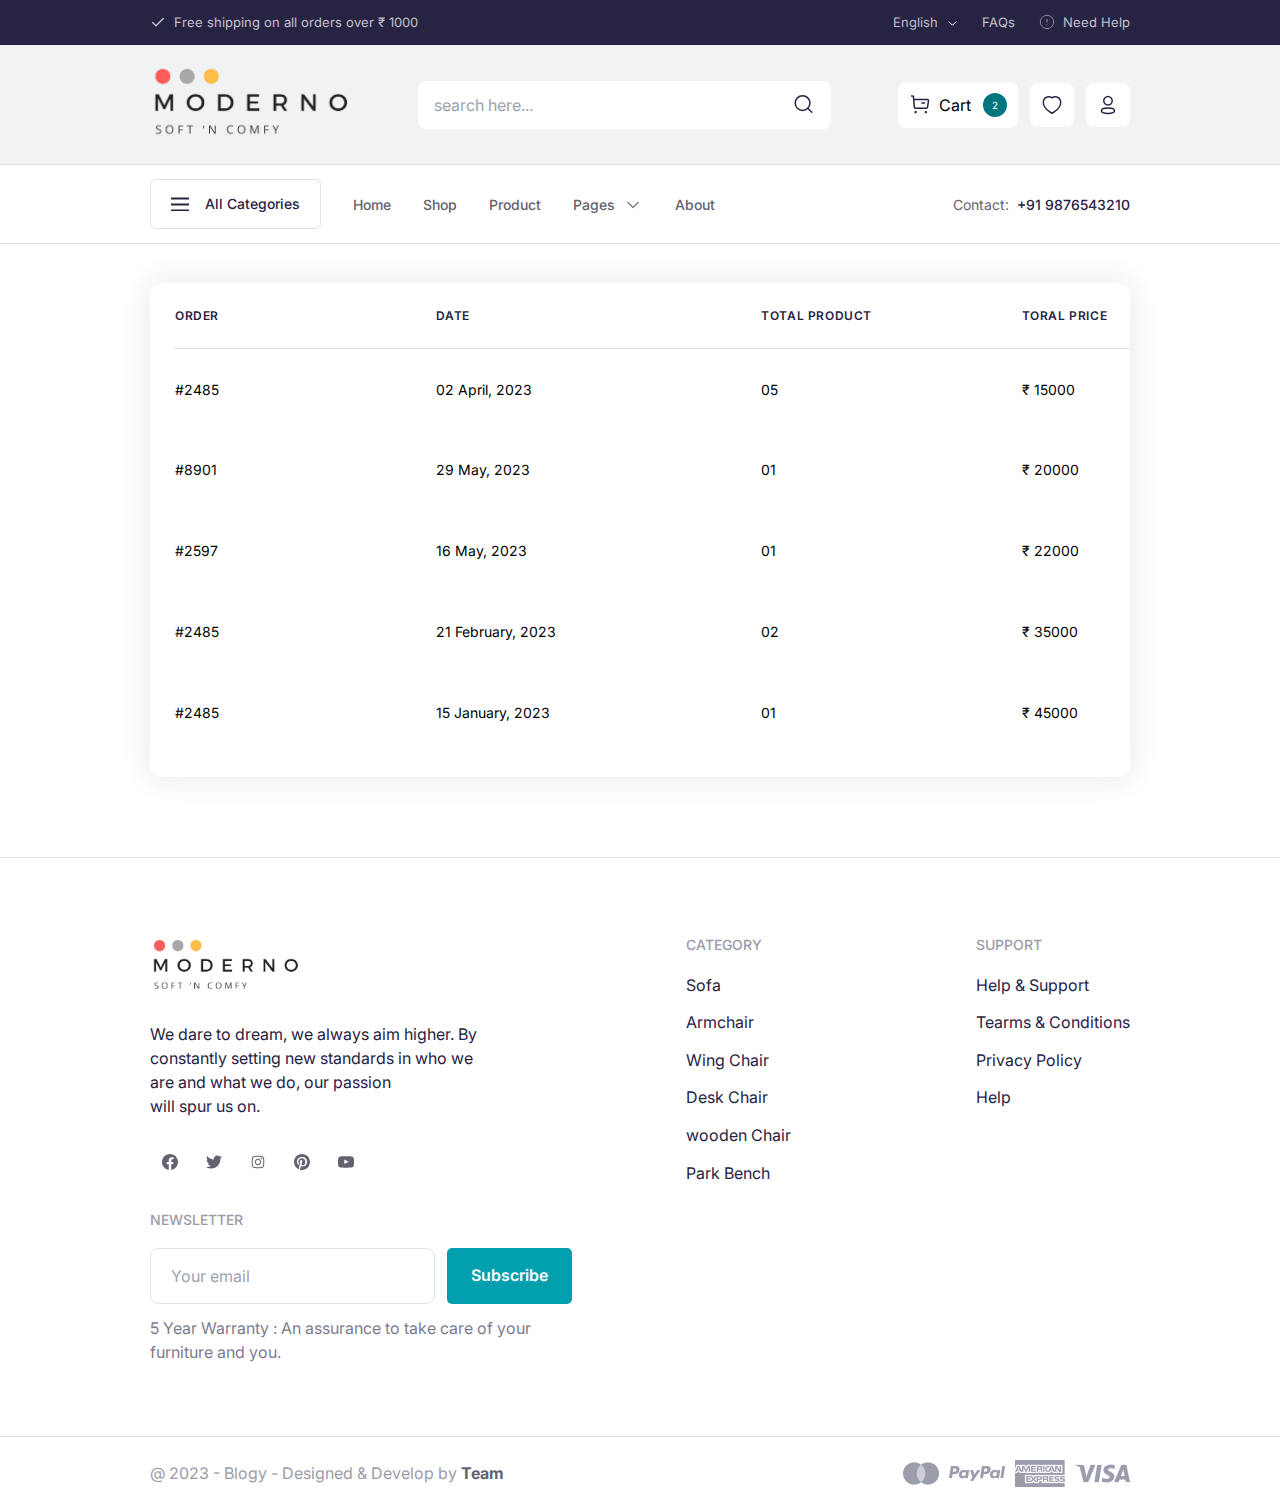
<file: Moderno/order-history.html>
<!DOCTYPE html>
<html lang="en">

<head>
    <meta charset="UTF-8">
    <meta http-equiv="X-UA-Compatible" content="IE=edge">
    <meta name="viewport" content="width=device-width, initial-scale=1.0">

    <title>Moderno</title>
    <link rel="icon" href="./public/assets/images/all-img/Soft.png" type="image/icon type">

    <!-- google fonts -->
    <link rel="preconnect" href="https://fonts.googleapis.com">
    <link rel="preconnect" href="https://fonts.gstatic.com" crossorigin>
    <link href="https://fonts.googleapis.com/css2?family=Inter:wght@300;400;500;600;700&display=swap" rel="stylesheet">

    <!-- css link here  -->
    <link rel="stylesheet" href="./public/assets/plugins/css/swipper.css">
    <link rel="stylesheet" href="./public/assets/plugins/css/select2.css">
    <link rel="stylesheet" href="./public/css/tailwind.css">
    <link rel="stylesheet" href="./public/css/styles.css">
    <link rel="stylesheet" href="./public/css/responsive.css">
</head>

<body class="font-display">
    <!-- header area start -->
    <header class="font-display">
        <div id="header-sticky" class="">
            <div class="top-header bg-secondary">
                <div class="container px-3 md:px-5 xl:px-0">
                    <div class="py-3.5 flex justify-center sm:justify-between">
                        <p class="sm:flex gap-2 items-center text-[13px] leading-[110%] text-white opacity-70 hidden">
                            <span>
                                <svg width="16" height="17" viewBox="0 0 16 17" fill="none" xmlns="http://www.w3.org/2000/svg">
                                    <path d="M13.3334 4.5L6.00002 11.8333L2.66669 8.5" stroke="white" stroke-width="1.5" stroke-linecap="round" stroke-linejoin="round" />
                                </svg>
                            </span>
                            <span>Free shipping on all orders over &#8377 1000</span>
                        </p>
                        <div>
                            <ul class="flex gap-6 items-center">
                                <li class="inline-flex items-center text-white-50 justify-center relative language">
                                    <select class="custom-select" name="state">
                                        <option value="AL">English</option>
                                        <option value="WY">Hindi</option>
                                    </select>
                                </li>
                                <li class="inline-flex items-center justify-center">
                                    <a href="#" class="inline-flex gap-2 items-center text-white opacity-70 text-[13px] leading-[130%]">FAQs</a>
                                </li>
                                <li class="inline-flex items-center justify-center">
                                    <a href="#" class="inline-flex gap-2 items-center text-white opacity-70 text-[13px] leading-[130%]">
                                        <span>
                                            <svg width="16" height="16" viewBox="0 0 16 16" fill="none" xmlns="http://www.w3.org/2000/svg">
                                                <g opacity="0.7" clip-path="url(#clip0_906_1673)">
                                                    <path d="M7.99992 14.6667C11.6818 14.6667 14.6666 11.6819 14.6666 8C14.6666 4.3181 11.6818 1.33333 7.99992 1.33333C4.31802 1.33333 1.33325 4.3181 1.33325 8C1.33325 11.6819 4.31802 14.6667 7.99992 14.6667Z" stroke="white" stroke-linecap="round" stroke-linejoin="round" />
                                                    <path d="M8 5.33333V8" stroke="white" stroke-linecap="round" stroke-linejoin="round" />
                                                    <path d="M8 10.6667H8.00615" stroke="white" stroke-linecap="round" stroke-linejoin="round" />
                                                </g>
                                                <defs>
                                                    <clipPath id="clip0_906_1673">
                                                        <rect width="16" height="16" fill="white" />
                                                    </clipPath>
                                                </defs>
                                            </svg>
                                        </span>
                                        <span>Need Help</span>
                                    </a>
                                </li>
                            </ul>
                        </div>
                    </div>
                </div>
            </div>
            <div class="main-header bg-grayscales-500 lg:border-none border-b border-grayscales-700">
                <div class="container px-3 md:px-5 xl:px-0">
                    <div class="flex justify-between items-center py-5">
                        <div>
                            <a href="index.html">
                                <img src="./public/assets/images/all-img/logo2.png" alt="" width="200px">
                            </a>
                        </div>
                        <div class="lg:max-w-[413px] lg:block hidden w-full">
                            <div class="relative">
                                <input type="text" id="search" placeholder="search here..." class="block w-full bg-white focus:outline-none border-0 px-4 py-3 rounded-lg focus:ring-2 ring-[#029FAE]">
                                <label for="search" class="absolute right-4 top-3">
                                    <svg width="23" height="22" viewBox="0 0 23 22" fill="none" xmlns="http://www.w3.org/2000/svg">
                                        <path d="M10.5833 17.4167C14.6334 17.4167 17.9167 14.1334 17.9167 10.0833C17.9167 6.03325 14.6334 2.75 10.5833 2.75C6.53325 2.75 3.25 6.03325 3.25 10.0833C3.25 14.1334 6.53325 17.4167 10.5833 17.4167Z" stroke="#272343" stroke-width="1.5" stroke-linecap="round" stroke-linejoin="round" />
                                        <path d="M19.75 19.25L15.7625 15.2625" stroke="#272343" stroke-width="1.5" stroke-linecap="round" stroke-linejoin="round" />
                                    </svg>
                                </label>
                            </div>
                        </div>
                        <div class="lg:block hidden">
                            <ul class="flex items-center gap-3">
                                <li class="relative">
                                    <a href="#" class="inline-flex gap-2 bg-white rounded-lg p-[11px]" id="addToCart">
                                        <span><svg width="22" height="22" viewBox="0 0 22 22" fill="none" xmlns="http://www.w3.org/2000/svg">
                                                <path d="M2.52087 2.97916L4.42754 3.30916L5.31029 13.8261C5.3442 14.2399 5.5329 14.6258 5.83873 14.9066C6.14457 15.1875 6.54506 15.3427 6.96029 15.3413H16.9611C17.3587 15.3418 17.7431 15.1986 18.0436 14.9383C18.344 14.6779 18.5404 14.3178 18.5965 13.9242L19.4673 7.91266C19.4905 7.75279 19.482 7.58991 19.4422 7.43333C19.4024 7.27675 19.3322 7.12955 19.2354 7.00015C19.1387 6.87074 19.0175 6.76167 18.8786 6.67917C18.7397 6.59667 18.5859 6.54235 18.426 6.51933C18.3673 6.51291 4.73371 6.50833 4.73371 6.50833" stroke="#272343" stroke-width="1.5" stroke-linecap="round" stroke-linejoin="round" />
                                                <path d="M12.948 9.89542H15.4899" stroke="#272343" stroke-width="1.5" stroke-linecap="round" stroke-linejoin="round" />
                                                <path fill-rule="evenodd" clip-rule="evenodd" d="M6.55786 18.5194C6.62508 18.5165 6.69219 18.5273 6.75515 18.551C6.81811 18.5748 6.87562 18.611 6.9242 18.6575C6.97279 18.7041 7.01145 18.76 7.03787 18.8219C7.06428 18.8837 7.0779 18.9503 7.0779 19.0176C7.0779 19.0849 7.06428 19.1515 7.03787 19.2134C7.01145 19.2753 6.97279 19.3312 6.9242 19.3777C6.87562 19.4243 6.81811 19.4605 6.75515 19.4842C6.69219 19.508 6.62508 19.5187 6.55786 19.5158C6.42942 19.5103 6.30808 19.4554 6.21914 19.3626C6.13021 19.2698 6.08057 19.1462 6.08057 19.0176C6.08057 18.8891 6.13021 18.7655 6.21914 18.6726C6.30808 18.5798 6.42942 18.5249 6.55786 18.5194Z" fill="#272343" stroke="#272343" stroke-width="1.5" stroke-linecap="round" stroke-linejoin="round" />
                                                <path fill-rule="evenodd" clip-rule="evenodd" d="M16.8988 18.5194C17.0312 18.5194 17.1583 18.5721 17.252 18.6657C17.3457 18.7594 17.3983 18.8865 17.3983 19.019C17.3983 19.1515 17.3457 19.2786 17.252 19.3723C17.1583 19.4659 17.0312 19.5186 16.8988 19.5186C16.7663 19.5186 16.6392 19.4659 16.5455 19.3723C16.4518 19.2786 16.3992 19.1515 16.3992 19.019C16.3992 18.8865 16.4518 18.7594 16.5455 18.6657C16.6392 18.5721 16.7663 18.5194 16.8988 18.5194Z" fill="#272343" stroke="#272343" stroke-width="1.5" stroke-linecap="round" stroke-linejoin="round" />
                                            </svg>
                                        </span>
                                        <span>Cart</span>
                                        <span class="bg-dark-accents text-white rounded-full py-[3px] px-[9px] ml-1 inline-flex justify-center items-center text-[10px] leading-[100%]">2</span>
                                    </a>
                                    <div class="cart-content">
                                        <ul class="p-6">
                                            <li class="pb-4">
                                                <div class="flex items-center justify-between">
                                                    <div class="flex items-center gap-1">
                                                        <div>
                                                            <img src="./public/assets/images/all-img/cart-01.png" alt="">
                                                        </div>
                                                        <div class="px-2">
                                                            <h2 class="text-gray-black"><span>Isolate Sofa Chair</span> <span class="text-[#636270]">x3</span></h2>
                                                            <p class="text-gray-black font-semibold mb-0">&#8377 12000</p>
                                                        </div>
                                                    </div>
                                                    <div>
                                                        <button class="hover:bg-[#F0F2F3] bg-transparent p-2 hover:text-gray-black rounded-full text-[#9A9CAA] transition-all duration-500">
                                                            <svg width="28" height="28" viewBox="0 0 28 28" fill="none" xmlns="http://www.w3.org/2000/svg">
                                                                <path d="M10 10L14 14M14 14L18 10M14 14L10 18M14 14L18 18" stroke="currentColor" stroke-width="1.5" stroke-linecap="round" stroke-linejoin="round" />
                                                            </svg>
                                                        </button>
                                                    </div>
                                                </div>
                                            </li>
                                            <li class="py-4">
                                                <div class="flex items-center justify-between">
                                                    <div class="flex items-center gap-1">
                                                        <div>
                                                            <img src="./public/assets/images/all-img/cart-02.png" alt="">
                                                        </div>
                                                        <div class="px-2">
                                                            <h2 class="text-gray-black"><span>Wing Chair</span> <span class="text-[#636270]">x5</span></h2>
                                                            <p class="text-gray-black font-semibold mb-0">&#8377 1500</p>
                                                        </div>
                                                    </div>
                                                    <div>
                                                        <button class="hover:bg-[#F0F2F3] bg-transparent p-2 hover:text-gray-black rounded-full text-[#9A9CAA] transition-all duration-500">
                                                            <svg width="28" height="28" viewBox="0 0 28 28" fill="none" xmlns="http://www.w3.org/2000/svg">
                                                                <path d="M10 10L14 14M14 14L18 10M14 14L10 18M14 14L18 18" stroke="currentColor" stroke-width="1.5" stroke-linecap="round" stroke-linejoin="round" />
                                                            </svg>
                                                        </button>
                                                    </div>
                                                </div>
                                            </li>
                                            <div class="flex justify-between items-center py-2 mb-4">
                                                <p class="text-[#636270] text-lg">2 Products</p>
                                                <p class="text-gray-black text-xl font-medium">&#8377 43500</p>
                                            </div>
                                            <div class="flex justify-between items-center">
                                                <a href="shopping-cart.html" class="btn-transparent">View Cart</a>
                                                <a href="checkout-shopping.html" class="btn-primary">Checkout</a>
                                            </div>
                                        </ul>
                                    </div>
                                </li>
                                <li class="inline-flex items-center justify-center">
                                    <a href="wishlist.html" class="bg-white text-gray-black hover:text-[#007580] rounded-lg p-[11px]">
                                        <svg width="22" height="22" viewBox="0 0 22 22" fill="none" xmlns="http://www.w3.org/2000/svg">
                                            <path fill-rule="evenodd" clip-rule="evenodd" d="M2.63262 10.6315C1.64903 7.56067 2.79762 4.05075 6.02245 3.01217C6.85867 2.74459 7.74676 2.68086 8.61262 2.82629C9.47849 2.97172 10.297 3.32208 10.9999 3.84817C12.3337 2.81692 14.2743 2.46858 15.9683 3.01217C19.1922 4.05075 20.349 7.56067 19.3664 10.6315C17.8355 15.499 10.9999 19.2482 10.9999 19.2482C10.9999 19.2482 4.21478 15.5558 2.63262 10.6315V10.6315Z" stroke="currentColor" stroke-width="1.5" stroke-linecap="round" stroke-linejoin="round" />
                                        </svg>
                                    </a>
                                </li>
                                <li class="relative">
                                    <button class="bg-white text-gray-black hover:text-[#007580] rounded-lg p-[11px] user-profile">
                                        <svg width="22" height="22" viewBox="0 0 22 22" fill="none" xmlns="http://www.w3.org/2000/svg">
                                            <path fill-rule="evenodd" clip-rule="evenodd" d="M10.9862 14.0672C7.44053 14.0672 4.4137 14.6034 4.4137 16.7503C4.4137 18.8971 7.42128 19.4526 10.9862 19.4526C14.5309 19.4526 17.5587 18.9154 17.5587 16.7695C17.5587 14.6236 14.5502 14.0672 10.9862 14.0672V14.0672Z" stroke="currentColor" stroke-width="1.5" stroke-linecap="round" stroke-linejoin="round" />
                                            <path fill-rule="evenodd" clip-rule="evenodd" d="M10.9862 11.0055C11.8195 11.0055 12.634 10.7584 13.3268 10.2955C14.0197 9.83255 14.5597 9.17457 14.8785 8.40475C15.1974 7.63492 15.2808 6.78783 15.1183 5.97058C14.9557 5.15334 14.5545 4.40266 13.9653 3.81346C13.3761 3.22426 12.6254 2.82301 11.8081 2.66045C10.9909 2.49789 10.1438 2.58132 9.37397 2.9002C8.60415 3.21907 7.94617 3.75906 7.48324 4.45188C7.02031 5.14471 6.77322 5.95925 6.77322 6.7925C6.76932 7.90581 7.20779 8.97508 7.99218 9.76515C8.77657 10.5552 9.84266 11.0014 10.956 11.0055H10.9862Z" stroke="currentColor" stroke-width="1.429" stroke-linecap="round" stroke-linejoin="round" />
                                        </svg>
                                    </button>
                                    <div class="profile-content">
                                        <ul class="py-3">
                                            <div class="px-3 shadow-[0px_1px_0px_#E1E3E6]">
                                                <li>
                                                    <a href="sign-in.html">Sign In</a>
                                                </li>
                                                <li>
                                                    <a href="sign-up.html">Create a Account</a>
                                                </li>
                                            </div>
                                            <div class="px-3 shadow-[0px_1px_0px_#E1E3E6]">
                                                <li>
                                                    <a href="account-setting.html">Account Settings</a>
                                                </li>
                                                <li>
                                                    <a href="order-history.html">Order History</a>
                                                </li>
                                            </div>
                                            <div class="px-3 shadow-[0px_1px_0px_#E1E3E6]">
                                                <li>
                                                    <a href="wishlist.html">Wishlist</a>
                                                </li>
                                                <li>
                                                    <a href="shopping-cart.html">Shopping Cart</a>
                                                </li>
                                            </div>
                                            <div class="px-3">
                                                <li>
                                                    <a href="#">Logout</a>
                                                </li>
                                            </div>
                                        </ul>
                                    </div>
                                </li>
                            </ul>
                        </div>
                        <div class="lg:hidden inline-block hamburger-btn" id="hamburger-btn">
                            <span></span>
                            <span></span>
                            <span></span>
                        </div>
                    </div>
                </div>
            </div>
        </div>
        <div class="bottom-header bg-white shadow-[0px_1px_0px_#E1E3E6] relative z-30 hidden lg:block">
            <div class="container px-3 md:px-5 xl:px-0">
                <div class="py-3.5 flex justify-between items-center">
                    <div class="flex gap-8 items-center">
                        <div class="relative">
                            <button class="max-h-12 inline-flex items-center justify-center gap-4 py-3.5 px-5 border border-grayscales-700 rounded-md custom-dropdown text-gray-black text-sm leading-4 font-medium font-display">
                                <span class="text-gray-black inline-flex">
                                    <svg width="18" height="14" viewBox="0 0 18 14" fill="none" xmlns="http://www.w3.org/2000/svg">
                                        <path d="M18 2.5H0V0.5H18V2.5Z" fill="currentColor" />
                                        <path d="M18 8.5H0V6.5H18V8.5Z" fill="currentColor" />
                                        <path d="M18 14.5H0V12.5H18V14.5Z" fill="currentColor" />
                                    </svg>
                                </span>
                                <span class="text-gray-black inline-flex">All Categories</span>
                            </button>
                            <div class="dropdown-content">
                                <ul class="p-3">
                                    <li>
                                        <a href="products.html">Wodden</a>
                                    </li>
                                    <li>
                                        <a href="products.html">Partex</a>
                                    </li>
                                    <li>
                                        <a href="products.html">Plywood</a>
                                    </li>
                                    <li>
                                        <a href="products.html">Segun</a>
                                    </li>
                                </ul>
                            </div>
                        </div>

                        <ul class="lg:flex gap-8 items-center hidden main-menu">
                            <li>
                                <a href="index.html">Home</a>
                            </li>
                            <li>
                                <a href="products.html">Shop</a>
                            </li>
                            <li>
                                <a href="product-details.html">Product</a>
                            </li>
                            <li class="relative">
                                <a href="javascript:void(0);" class="inline-flex gap-2 items-center">Pages
                                    <span>
                                    <img src="./public/assets/images/all-img/select-arrow.png" alt="">     
                                    </span>
                                </a>
                                <ul>
                                    <!-- <li>
                                        <a href="404.html">404</a>
                                    </li> -->
                                    <li>
                                        <a href="account-setting.html">Account Setting</a>
                                    </li>
                                    <li>
                                        <a href="sign-in.html">Sign In</a>
                                    </li>
                                    <li>
                                        <a href="sign-up.html">Sign Up</a>
                                    </li>
                                    <li>
                                        <a href="forget-password.html">Forget Password</a>
                                    </li>
                                    <li>
                                        <a href="change-password.html">Change Password</a>
                                    </li>
                                    <li>
                                        <a href="products.html">Product List</a>
                                    </li>
                                    <li>
                                        <a href="product-details.html">Product Details</a>
                                    </li>
                                    <li>
                                        <a href="shopping-cart.html">Shopping Cart</a>
                                    </li>
                                    <li>
                                        <a href="wishlist.html">Wishlist</a>
                                    </li>
                                    <li>
                                        <a href="checkout-billing.html">Checkout Billing</a>
                                    </li>
                                    <li>
                                        <a href="checkout-shopping.html">Checkout Shoping</a>
                                    </li>
                                </ul>
                            </li>
                            <li>
                                <a href="">About</a>
                            </li>
                        </ul>
                    </div>
                    <div>
                        <p class="text-grayscales-900 inline-flex gap-2 items-center text-sm font-display"><span>Contact:</span><span class="text-secondary font-medium">+91 9876543210</span></p>
                    </div>
                </div>
            </div>
        </div>
        <!-- Mobile Menu Area Start -->
        <div class="nav-menu" id="nav-menu">
            <div class="flex justify-between  items-center px-3 py-4 mb-4">
                <div>
                    <a href="#">
                        <img src="./public/assets/images/all-img/logo-sm.png" alt="">
                    </a>
                </div>
                <ul class="flex items-center gap-3">
                    <li>
                        <a href="#" class="inline-flex gap-2 bg-white rounded-lg p-[11px] relative">
                            <span>
                                <svg width="22" height="22" viewBox="0 0 22 22" fill="none" xmlns="http://www.w3.org/2000/svg">
                                    <path d="M2.52087 2.97916L4.42754 3.30916L5.31029 13.8261C5.3442 14.2399 5.5329 14.6258 5.83873 14.9066C6.14457 15.1875 6.54506 15.3427 6.96029 15.3413H16.9611C17.3587 15.3418 17.7431 15.1986 18.0436 14.9383C18.344 14.6779 18.5404 14.3178 18.5965 13.9242L19.4673 7.91266C19.4905 7.75279 19.482 7.58991 19.4422 7.43333C19.4024 7.27675 19.3322 7.12955 19.2354 7.00015C19.1387 6.87074 19.0175 6.76167 18.8786 6.67917C18.7397 6.59667 18.5859 6.54235 18.426 6.51933C18.3673 6.51291 4.73371 6.50833 4.73371 6.50833" stroke="#272343" stroke-width="1.5" stroke-linecap="round" stroke-linejoin="round" />
                                    <path d="M12.948 9.89542H15.4899" stroke="#272343" stroke-width="1.5" stroke-linecap="round" stroke-linejoin="round" />
                                    <path fill-rule="evenodd" clip-rule="evenodd" d="M6.55786 18.5194C6.62508 18.5165 6.69219 18.5273 6.75515 18.551C6.81811 18.5748 6.87562 18.611 6.9242 18.6575C6.97279 18.7041 7.01145 18.76 7.03787 18.8219C7.06428 18.8837 7.0779 18.9503 7.0779 19.0176C7.0779 19.0849 7.06428 19.1515 7.03787 19.2134C7.01145 19.2753 6.97279 19.3312 6.9242 19.3777C6.87562 19.4243 6.81811 19.4605 6.75515 19.4842C6.69219 19.508 6.62508 19.5187 6.55786 19.5158C6.42942 19.5103 6.30808 19.4554 6.21914 19.3626C6.13021 19.2698 6.08057 19.1462 6.08057 19.0176C6.08057 18.8891 6.13021 18.7655 6.21914 18.6726C6.30808 18.5798 6.42942 18.5249 6.55786 18.5194Z" fill="#272343" stroke="#272343" stroke-width="1.5" stroke-linecap="round" stroke-linejoin="round" />
                                    <path fill-rule="evenodd" clip-rule="evenodd" d="M16.8988 18.5194C17.0312 18.5194 17.1583 18.5721 17.252 18.6657C17.3457 18.7594 17.3983 18.8865 17.3983 19.019C17.3983 19.1515 17.3457 19.2786 17.252 19.3723C17.1583 19.4659 17.0312 19.5186 16.8988 19.5186C16.7663 19.5186 16.6392 19.4659 16.5455 19.3723C16.4518 19.2786 16.3992 19.1515 16.3992 19.019C16.3992 18.8865 16.4518 18.7594 16.5455 18.6657C16.6392 18.5721 16.7663 18.5194 16.8988 18.5194Z" fill="#272343" stroke="#272343" stroke-width="1.5" stroke-linecap="round" stroke-linejoin="round" />
                                </svg>
                            </span>
                            <span class="bg-dark-accents absolute -top-1 right-0 text-white rounded-full px-2 py-1.5 inline-flex justify-center items-center text-[10px] leading-[100%]">2</span>
                        </a>
                    </li>
                    <li>
                        <a href="#" class="bg-white text-gray-black flex hover:text-[#007580] rounded-lg p-[11px]">
                            <svg width="22" height="22" viewBox="0 0 22 22" fill="none" xmlns="http://www.w3.org/2000/svg">
                                <path fill-rule="evenodd" clip-rule="evenodd" d="M2.63262 10.6315C1.64903 7.56067 2.79762 4.05075 6.02245 3.01217C6.85867 2.74459 7.74676 2.68086 8.61262 2.82629C9.47849 2.97172 10.297 3.32208 10.9999 3.84817C12.3337 2.81692 14.2743 2.46858 15.9683 3.01217C19.1922 4.05075 20.349 7.56067 19.3664 10.6315C17.8355 15.499 10.9999 19.2482 10.9999 19.2482C10.9999 19.2482 4.21478 15.5558 2.63262 10.6315V10.6315Z" stroke="currentColor" stroke-width="1.5" stroke-linecap="round" stroke-linejoin="round" />
                            </svg>
                        </a>
                    </li>
                    <li class="relative">
                        <button class="bg-white text-gray-black hover:text-[#007580] rounded-lg p-[11px] user-profile">
                            <svg width="22" height="22" viewBox="0 0 22 22" fill="none" xmlns="http://www.w3.org/2000/svg">
                                <path fill-rule="evenodd" clip-rule="evenodd" d="M10.9862 14.0672C7.44053 14.0672 4.4137 14.6034 4.4137 16.7503C4.4137 18.8971 7.42128 19.4526 10.9862 19.4526C14.5309 19.4526 17.5587 18.9154 17.5587 16.7695C17.5587 14.6236 14.5502 14.0672 10.9862 14.0672V14.0672Z" stroke="currentColor" stroke-width="1.5" stroke-linecap="round" stroke-linejoin="round" />
                                <path fill-rule="evenodd" clip-rule="evenodd" d="M10.9862 11.0055C11.8195 11.0055 12.634 10.7584 13.3268 10.2955C14.0197 9.83255 14.5597 9.17457 14.8785 8.40475C15.1974 7.63492 15.2808 6.78783 15.1183 5.97058C14.9557 5.15334 14.5545 4.40266 13.9653 3.81346C13.3761 3.22426 12.6254 2.82301 11.8081 2.66045C10.9909 2.49789 10.1438 2.58132 9.37397 2.9002C8.60415 3.21907 7.94617 3.75906 7.48324 4.45188C7.02031 5.14471 6.77322 5.95925 6.77322 6.7925C6.76932 7.90581 7.20779 8.97508 7.99218 9.76515C8.77657 10.5552 9.84266 11.0014 10.956 11.0055H10.9862Z" stroke="currentColor" stroke-width="1.429" stroke-linecap="round" stroke-linejoin="round" />
                            </svg>
                        </button>
                        <div class="profile-content">
                            <ul>
                                <li>
                                    <a href="products.html">Wodden</a>
                                </li>
                                <li>
                                    <a href="products.html">Partex</a>
                                </li>
                                <li>
                                    <a href="products.html">Plywood</a>
                                </li>
                                <li>
                                    <a href="products.html">Segun</a>
                                </li>
                            </ul>
                        </div>
                    </li>
                    <li>
                        <span class="hamburger-btn-close bg-[#F7F7F9] text-black w-[44px] h-[44px] rounded-full flex items-center justify-center" id="hamburger-btn-close">
                            <svg width="12" height="12" viewBox="0 0 12 12" fill="none" xmlns="http://www.w3.org/2000/svg">
                                <path d="M11 1L1 11" stroke="currentColor" stroke-width="1.5" stroke-linecap="round" stroke-linejoin="round"></path>
                                <path d="M1 1L11 11" stroke="currentColor" stroke-width="1.5" stroke-linecap="round" stroke-linejoin="round"></path>
                            </svg>
                        </span>
                    </li>
                </ul>
            </div>
            <div class="px-3 mb-4">
                <div class="lg:max-w-[413px] w-full">
                    <div class="relative">
                        <input type="text" placeholder="search here..." class="block w-full bg-grayscales-500 focus:outline-none border-0 px-4 py-3 rounded-lg">
                        <span class="absolute right-4 top-3">
                            <svg width="23" height="22" viewBox="0 0 23 22" fill="none" xmlns="http://www.w3.org/2000/svg">
                                <path d="M10.5833 17.4167C14.6334 17.4167 17.9167 14.1334 17.9167 10.0833C17.9167 6.03325 14.6334 2.75 10.5833 2.75C6.53325 2.75 3.25 6.03325 3.25 10.0833C3.25 14.1334 6.53325 17.4167 10.5833 17.4167Z" stroke="#272343" stroke-width="1.5" stroke-linecap="round" stroke-linejoin="round" />
                                <path d="M19.75 19.25L15.7625 15.2625" stroke="#272343" stroke-width="1.5" stroke-linecap="round" stroke-linejoin="round" />
                            </svg>
                        </span>
                    </div>
                </div>
            </div>
            <!-- menu -->
            <div>
                <nav class="tabs flex flex-row">
                    <button data-target="panel-1" class="tab rounded-none w-1/2 active text-gray-600 py-4 px-6 block hover:text-blue-500 focus:outline-none text-blue-500 border-b-2 font-medium border-blue-500">
                        Menu
                    </button>
                    <button data-target="panel-2" class="tab rounded-none w-1/2 ext-gray-600 py-4 px-6 block hover:text-blue-500 focus:outline-none border-b-2 font-medium border-blue-500">
                        Categories
                    </button>
                </nav>
            </div>

            <div id="panels">
                <div class="panel-1 tab-content active">
                    <ul class="flex flex-col items-center">
                        <li class="w-full block">
                            <a href="" class="border-b border-[#029FAE] block px-3 py-2">Home</a>
                        </li>
                        <li class="w-full block">
                            <a href="" class="border-b border-[#029FAE] block px-3 py-2">Shop</a>
                        </li>
                        <li class="w-full block">
                            <a href="" class="border-b border-[#029FAE] block px-3 py-2">Product</a>
                        </li>
                        <li class="w-full block">
                            <a href="" class="border-b border-[#029FAE] block px-3 py-2">Pages</a>
                        </li>
                        <li class="w-full block">
                            <a href="" class="border-b border-[#029FAE] block px-3 py-2">About</a>
                        </li>
                    </ul>
                </div>
                <div class="panel-2 tab-content py-5">
                    <ul>
                        <li>
                            <a href="products.html" class="border-b border-[#029FAE] block px-3 py-2">Wodden</a>
                        </li>
                        <li>
                            <a href="products.html" class="border-b border-[#029FAE] block px-3 py-2">Partex</a>
                        </li>
                        <li>
                            <a href="products.html" class="border-b border-[#029FAE] block px-3 py-2">Plywood</a>
                        </li>
                        <li>
                            <a href="products.html" class="border-b border-[#029FAE] block px-3 py-2">Segun</a>
                        </li>
                    </ul>
                </div>
            </div>
        </div>
        <!-- Mobile Menu Area End -->
        <div class="overlay" id="overlay"></div>
    </header>
    <!-- header area end -->

    <!-- order History start -->
    <section>
        <div class="container">
            <div class="shopping-cart-wrapper pt-10 pb-20 flex items-start gap-6">
                <!-- shopping cart start -->
                <div class="shopping-cart w-full">
                    <div class="px-6 py-6 overflow-x-auto">
                        <table class="min-w-[1270px] w-full leading-normal">
                            <thead>
                                <tr>
                                    <th class="pb-6 border-b border-[#E1E3E6] text-left text-xs font-semibold text-[#272343] uppercase tracking-wider w-[160px]">
                                        Order
                                    </th>
                                    <th class="pb-6 border-b border-[#E1E3E6] text-left text-xs font-semibold text-[#272343] uppercase tracking-wider w-[200px]">
                                        Date
                                    </th>
                                    <th class="pb-6 border-b border-[#E1E3E6] text-left text-xs font-semibold text-[#272343] uppercase tracking-wider w-[160px]">
                                        Total Product
                                    </th>
                                    <th class="pb-6 border-b border-[#E1E3E6] text-left text-xs font-semibold text-[#272343] uppercase tracking-wider w-[140px]">
                                        Toral price
                                    </th>
                                    <th class="pb-6 border-b border-[#E1E3E6] text-left text-xs font-semibold text-[#272343] uppercase tracking-wider w-[120px]">
                                        Status
                                    </th>
                                </tr>
                            </thead>
                            <tbody>
                                <tr>
                                    <td class="py-6 text-sm">
                                        <span class="text-dark-accent stext-[14px] font-display leading-[120%] ">#2485</span>
                                    </td>
                                    <td class="py-6 text-sm">
                                        <p class="mb-0">02 April, 2023</p>
                                    </td>
                                    <td class="py-6 text-sm">
                                        <p>05</p>
                                    </td>
                                    <td class="py-6 text-sm">
                                        <p>&#8377 15000</p>
                                    </td>
                                    <td class="py-6 text-sm">
                                        <button class="btn-warning px-3 py-2 text-[#F5813F] text-[14px] leading-[120%] font-display">Pending</button>
                                    </td>
                                </tr>
                                <tr>
                                    <td class="py-6 text-sm">
                                        <span class="text-dark-accent stext-[14px] font-display leading-[120%] ">#8901</span>
                                    </td>
                                    <td class="py-6 text-sm">
                                        <p class="mb-0">29 May, 2023</p>
                                    </td>
                                    <td class="py-6 text-sm">
                                        <p>01</p>
                                    </td>
                                    <td class="py-6 text-sm">
                                        <p>&#8377 20000</p>
                                    </td>
                                    <td class="py-6 text-sm">
                                        <button class="btn-success2 px-3 py-2 text-[#01AD5A] text-[14px] leading-[120%] font-display">Completed</button>
                                    </td>
                                </tr>
                                <tr>
                                    <td class="py-6 text-sm">
                                        <span class="text-dark-accent stext-[14px] font-display leading-[120%] ">#2597</span>
                                    </td>
                                    <td class="py-6 text-sm">
                                        <p class="mb-0">16 May, 2023</p>
                                    </td>
                                    <td class="py-6 text-sm">
                                        <p>01</p>
                                    </td>
                                    <td class="py-6 text-sm">
                                        <p>&#8377 22000</p>
                                    </td>
                                    <td class="py-6 text-sm">
                                        <button class="btn-success2 px-3 py-2 text-[#01AD5A] text-[14px] leading-[120%] font-display">Completed</button>
                                    </td>
                                </tr>
                                <tr>
                                    <td class="py-6 text-sm">
                                        <span class="text-dark-accent stext-[14px] font-display leading-[120%] ">#2485</span>
                                    </td>
                                    <td class="py-6 text-sm">
                                        <p class="mb-0">21 February, 2023</p>
                                    </td>
                                    <td class="py-6 text-sm">
                                        <p>02</p>
                                    </td>
                                    <td class="py-6 text-sm">
                                        <p>&#8377 35000</p>
                                    </td>
                                    <td class="py-6 text-sm">
                                        <button class="btn-success2 px-3 py-2 text-[#01AD5A] text-[14px] leading-[120%] font-display">Completed</button>
                                    </td>
                                </tr>
                                <tr>
                                    <td class="py-6 text-sm">
                                        <span class="text-dark-accent stext-[14px] font-display leading-[120%] ">#2485</span>
                                    </td>
                                    <td class="py-6 text-sm">
                                        <p class="mb-0">15 January, 2023</p>
                                    </td>
                                    <td class="py-6 text-sm">
                                        <p>01</p>
                                    </td>
                                    <td class="py-6 text-sm">
                                        <p>&#8377 45000</p>
                                    </td>
                                    <td class="py-6 text-sm">
                                        <button class="btn-success2 px-3 py-2 text-[#01AD5A] text-[14px] leading-[120%] font-display">Completed</button>
                                    </td>
                                </tr>
                            </tbody>
                        </table>
                    </div>
                </div>
            </div>
        </div>
    </section>
    <!-- order History end -->

    <!-- footer area start -->
    <footer>
        <div class="footer-top xl:pt-20 xl:pb-[60px] py-6 sm:py-8 md:py-12 shadow-[inset_0px_1px_0px_#E1E3E6]">
            <div class="container px-3 md:px-5 xl:px-0">
                <div class=" flex flex-wrap gap-y-6 justify-between">
                    <div class="footer-widget max-w-[350px]">
                        <div class="lg:mb-6 mb-4">
                            <a href="#">
                                <img src="./public/assets/images/all-img/logo2.png" alt="" width="150px">
                            </a>
                        </div>
                        <p class="lg:mb-6 mb-4 text-gray-black text-base">We dare to dream, we always aim higher. By constantly setting new standards in who we are and what we do, our passion will spur us on.</p>
                        <ul class="flex gap-1">
                            <li>
                                <a href="#" class="text-[#636270] p-[11px] rounded-full border border-transparent hover:text-[#007580] hover:border-[#007580] transition-all duration-500">
                                    <svg width="16" height="16" viewBox="0 0 16 16" fill="none" xmlns="http://www.w3.org/2000/svg">
                                        <g clip-path="url(#clip0_1101_2875)">
                                            <path d="M16 8C16 3.58167 12.4183 0 8 0C3.58167 0 0 3.58167 0 8C0 11.993 2.92533 15.3027 6.75 15.9027V10.3127H4.71867V8H6.75V6.23733C6.75 4.23267 7.94433 3.125 9.77167 3.125C10.6467 3.125 11.5623 3.28133 11.5623 3.28133V5.25H10.5537C9.56 5.25 9.25 5.86667 9.25 6.5V8H11.4687L11.114 10.3127H9.25V15.9027C13.0747 15.3027 16 11.9927 16 8Z" fill="currentColor" />
                                        </g>
                                        <defs>
                                            <clipPath id="clip0_1101_2875">
                                                <rect width="16" height="16" fill="white" />
                                            </clipPath>
                                        </defs>
                                    </svg>
                                </a>
                            </li>
                            <li>
                                <a href="#" class="text-[#636270] p-[11px] rounded-full border border-transparent hover:text-[#007580] hover:border-[#007580] transition-all duration-500">
                                    <svg width="16" height="16" viewBox="0 0 16 16" fill="none" xmlns="http://www.w3.org/2000/svg">
                                        <g clip-path="url(#clip0_1101_2879)">
                                            <path d="M5.03333 14.5001C11.07 14.5001 14.3723 9.49813 14.3723 5.16146C14.3723 5.0208 14.369 4.87713 14.3627 4.73646C15.0052 4.27179 15.5596 3.69621 16 3.0368C15.4017 3.3028 14.7667 3.4768 14.116 3.55213C14.8008 3.14166 15.3136 2.49681 15.5593 1.73713C14.915 2.11902 14.2104 2.38843 13.4757 2.5338C12.9807 2.00757 12.3261 1.65911 11.6132 1.54228C10.9002 1.42546 10.1687 1.54679 9.53161 1.88752C8.89456 2.22824 8.38752 2.76937 8.08891 3.42721C7.79031 4.08506 7.71677 4.82296 7.87967 5.5268C6.575 5.46133 5.29865 5.12242 4.13336 4.53206C2.96806 3.94169 1.93984 3.11303 1.11533 2.0998C0.696305 2.82229 0.568091 3.67723 0.756747 4.49086C0.945403 5.30449 1.43677 6.01576 2.131 6.48013C1.60977 6.46361 1.09995 6.3233 0.643667 6.0708V6.11146C0.643231 6.86962 0.905349 7.60455 1.38547 8.19131C1.86559 8.77808 2.53409 9.18048 3.27733 9.33013C2.79463 9.46221 2.28801 9.48149 1.79667 9.38646C2.00644 10.0385 2.41454 10.6087 2.964 11.0176C3.51346 11.4266 4.17688 11.6537 4.86167 11.6675C4.18054 12.2026 3.40049 12.5981 2.56623 12.8313C1.73197 13.0644 0.859899 13.1306 0 13.0261C1.50191 13.9895 3.24899 14.5012 5.03333 14.5001Z" fill="currentColor" />
                                        </g>
                                        <defs>
                                            <clipPath id="clip0_1101_2879">
                                                <rect width="16" height="16" fill="white" />
                                            </clipPath>
                                        </defs>
                                    </svg>
                                </a>
                            </li>
                            <li>
                                <a href="#" class="text-[#636270] p-[11px] rounded-full border border-transparent hover:text-[#007580] hover:border-[#007580] transition-all duration-500">
                                    <svg width="16" height="16" viewBox="0 0 16 16" fill="none" xmlns="http://www.w3.org/2000/svg">
                                        <path d="M10.6667 4.66667C10.6667 4.48986 10.7369 4.32029 10.8619 4.19526C10.9869 4.07024 11.1565 4 11.3333 4C11.5101 4 11.6797 4.07024 11.8047 4.19526C11.9298 4.32029 12 4.48986 12 4.66667C12 4.84348 11.9298 5.01305 11.8047 5.13807C11.6797 5.2631 11.5101 5.33333 11.3333 5.33333C11.1565 5.33333 10.9869 5.2631 10.8619 5.13807C10.7369 5.01305 10.6667 4.84348 10.6667 4.66667Z" fill="currentColor" />
                                        <path fill-rule="evenodd" clip-rule="evenodd" d="M7.99998 4.83301C7.16013 4.83301 6.35467 5.16664 5.76081 5.7605C5.16694 6.35437 4.83331 7.15982 4.83331 7.99967C4.83331 8.83953 5.16694 9.64498 5.76081 10.2388C6.35467 10.8327 7.16013 11.1663 7.99998 11.1663C8.83983 11.1663 9.64529 10.8327 10.2392 10.2388C10.833 9.64498 11.1666 8.83953 11.1666 7.99967C11.1666 7.15982 10.833 6.35437 10.2392 5.7605C9.64529 5.16664 8.83983 4.83301 7.99998 4.83301ZM5.83331 7.99967C5.83331 7.42504 6.06159 6.87394 6.46792 6.46761C6.87424 6.06128 7.42534 5.83301 7.99998 5.83301C8.57462 5.83301 9.12572 6.06128 9.53204 6.46761C9.93837 6.87394 10.1666 7.42504 10.1666 7.99967C10.1666 8.57431 9.93837 9.12541 9.53204 9.53174C9.12572 9.93807 8.57462 10.1663 7.99998 10.1663C7.42534 10.1663 6.87424 9.93807 6.46792 9.53174C6.06159 9.12541 5.83331 8.57431 5.83331 7.99967Z" fill="currentColor" />
                                        <path fill-rule="evenodd" clip-rule="evenodd" d="M11.5053 1.88853C9.17557 1.63026 6.82441 1.63026 4.49465 1.88853C3.15332 2.03853 2.06999 3.09519 1.91265 4.44319C1.63625 6.80625 1.63625 9.19347 1.91265 11.5565C2.06999 12.9045 3.15265 13.9612 4.49465 14.1112C6.80532 14.3692 9.19465 14.3692 11.5053 14.1112C12.8467 13.9612 13.93 12.9045 14.0873 11.5565C14.3638 9.19347 14.3638 6.80625 14.0873 4.44319C13.93 3.09519 12.8473 2.03853 11.5053 1.88853ZM4.60532 2.88186C6.86152 2.63177 9.13845 2.63177 11.3947 2.88186C12.2813 2.98186 12.9913 3.68119 13.0947 4.55986C13.362 6.8454 13.362 9.15431 13.0947 11.4399C12.9913 12.3185 12.2813 13.0185 11.3947 13.1172C9.13845 13.3673 6.86152 13.3673 4.60532 13.1172C3.71865 13.0185 3.00865 12.3185 2.90532 11.4399C2.63802 9.15431 2.63802 6.8454 2.90532 4.55986C3.00865 3.68119 3.71865 2.98119 4.60532 2.88253V2.88186Z" fill="currentColor" />
                                    </svg>
                                </a>
                            </li>
                            <li>
                                <a href="#" class="text-[#636270] p-[11px] rounded-full border border-transparent hover:text-[#007580] hover:border-[#007580] transition-all duration-500">
                                    <svg width="16" height="16" viewBox="0 0 16 16" fill="none" xmlns="http://www.w3.org/2000/svg">
                                        <g clip-path="url(#clip0_1101_2893)">
                                            <path d="M8 0C3.58133 0 0 3.58133 0 8C0 11.3907 2.10933 14.2843 5.08433 15.45C5.01567 14.8157 4.95 13.8467 5.11267 13.1563C5.25933 12.5313 6.05 9.18133 6.05 9.18133C6.05 9.18133 5.80933 8.703 5.80933 7.99367C5.80933 6.88133 6.453 6.05 7.256 6.05C7.93733 6.05 8.26867 6.56267 8.26867 7.178C8.26867 7.86566 7.83133 8.89066 7.60633 9.84066C7.41867 10.6373 8.00633 11.2873 8.79067 11.2873C10.2123 11.2873 11.3063 9.78733 11.3063 7.625C11.3063 5.70933 9.93133 4.36867 7.96567 4.36867C5.69067 4.36867 4.353 6.075 4.353 7.84066C4.353 8.528 4.61867 9.26566 4.95 9.66566C5.01567 9.74366 5.025 9.81566 5.00633 9.89366C4.947 10.147 4.80967 10.6903 4.78433 10.8C4.75 10.9467 4.66867 10.978 4.51567 10.9063C3.51567 10.4407 2.89067 8.98133 2.89067 7.80633C2.89067 5.28133 4.725 2.96567 8.175 2.96567C10.95 2.96567 13.1063 4.94367 13.1063 7.58733C13.1063 10.344 11.3687 12.5623 8.95633 12.5623C8.147 12.5623 7.38433 12.1407 7.122 11.6437C7.122 11.6437 6.722 13.172 6.625 13.547C6.44367 14.2403 5.95633 15.1127 5.63133 15.6437C6.3986 15.8804 7.19706 16.0005 8 16C12.4187 16 16 12.4187 16 8C16 3.58133 12.4187 0 8 0Z" fill="currentColor" />
                                        </g>
                                        <defs>
                                            <clipPath id="clip0_1101_2893">
                                                <rect width="16" height="16" fill="white" />
                                            </clipPath>
                                        </defs>
                                    </svg>
                                </a>
                            </li>
                            <li>
                                <a href="#" class="text-[#636270] p-[11px] rounded-full border border-transparent hover:text-[#007580] hover:border-[#007580] transition-all duration-500">
                                    <svg width="16" height="16" viewBox="0 0 16 16" fill="none" xmlns="http://www.w3.org/2000/svg">
                                        <path d="M15.8407 4.80007C15.8407 4.80007 15.6843 3.69674 15.203 3.21274C14.5937 2.57507 13.9123 2.57207 13.6 2.5344C11.3627 2.37207 8.00333 2.37207 8.00333 2.37207H7.99667C7.99667 2.37207 4.63767 2.37207 2.4 2.5344C2.08733 2.57207 1.40633 2.57507 0.796667 3.21274C0.316 3.69674 0.162667 4.80007 0.162667 4.80007C0.162667 4.80007 0 6.09674 0 7.39074V8.60307C0 9.89707 0.159333 11.1937 0.159333 11.1937C0.159333 11.1937 0.315667 12.2971 0.793667 12.7814C1.403 13.4187 2.203 13.3971 2.55933 13.4657C3.84067 13.5877 8 13.6251 8 13.6251C8 13.6251 11.3623 13.6187 13.6 13.4594C13.9127 13.4221 14.5937 13.4187 15.2033 12.7814C15.6843 12.2971 15.8407 11.1937 15.8407 11.1937C15.8407 11.1937 16 9.9004 16 8.6034V7.39107C16 6.0974 15.8407 4.8004 15.8407 4.8004V4.80007ZM6.34667 10.0751V5.5784L10.6683 7.8344L6.34667 10.0751Z" fill="currentColor" />
                                    </svg>
                                </a>
                            </li>
                        </ul>
                    </div>

                    <div class="footer-widget">
                        <h2 class="widget-title text-[#9A9CAA] text-sm leading-[110%] font-display font-medium uppercase mb-5">Category</h2>
                        <ul class="flex flex-col gap-3">
                            <li>
                                <a href="#" class="footer-link text-gray-black text-base leading-[110%] hover:text-[#007580] transition-all duration-500 inline-block pb-1 ease-in-out">Sofa</a>
                            </li>
                            <li>
                                <a href="#" class="footer-link text-gray-black text-base leading-[110%] hover:text-[#007580] transition-all duration-500 inline-block pb-1">Armchair</a>
                            </li>
                            <li>
                                <a href="#" class="footer-link text-gray-black text-base leading-[110%] hover:text-[#007580] transition-all duration-500 inline-block pb-1">Wing Chair</a>
                            </li>
                            <li>
                                <a href="#" class="footer-link text-gray-black text-base leading-[110%] hover:text-[#007580] transition-all duration-500 inline-block pb-1">Desk Chair</a>
                            </li>
                            <li>
                                <a href="#" class="footer-link text-gray-black text-base leading-[110%] hover:text-[#007580] transition-all duration-500 inline-block pb-1">wooden Chair</a>
                            </li>
                            <li>
                                <a href="#" class="footer-link text-gray-black text-base leading-[110%] hover:text-[#007580] transition-all duration-500 inline-block pb-1">Park Bench</a>
                            </li>
                        </ul>
                    </div>

                    <div class="footer-widget">
                        <h2 class="widget-title text-[#9A9CAA] text-sm leading-[110%] font-display font-medium uppercase mb-5">Support</h2>
                        <ul class="flex flex-col gap-3">
                            <li>
                                <a href="#" class="footer-link text-gray-black text-base leading-[110%] hover:text-[#007580] transition-all duration-500 inline-block pb-1">Help & Support</a>
                            </li>
                            <li>
                                <a href="#" class="footer-link text-gray-black text-base leading-[110%] hover:text-[#007580] transition-all duration-500 inline-block pb-1">Tearms & Conditions</a>
                            </li>
                            <li>
                                <a href="#" class="footer-link text-gray-black text-base leading-[110%] hover:text-[#007580] transition-all duration-500  inline-block pb-1">Privacy Policy</a>
                            </li>
                            <li>
                                <a href="#" class="footer-link text-gray-black text-base leading-[110%] hover:text-[#007580] transition-all duration-500 inline-block pb-1">Help</a>
                            </li>
                        </ul>
                    </div>

                    <!-- footer newsletter -->
                    <div class="footer-widget w-[424px]">
                        <h2 class="widget-title text-[#9A9CAA] text-sm leading-[110%] font-display font-medium uppercase mb-5">Newsletter</h2>
                        <form action="" class="flex flex-wrap xl:flex-nowrap gap-3">
                            <input type="text" name="" id="" class="bg-[#FFFFFF] block max-w-[285px] w-full px-5 py-[15px] rounded-lg focus:outline-none focus:ring-2 focus:ring-accents transition duration-300 ease-in-out border border-[#E1E3E6]" placeholder="Your email">
                            <button type="submit" class="btn-primary">Subscribe</button>
                        </form>
                        <p class="py-3 text-gray-black opacity-60">5 Year Warranty : An assurance to take care of your furniture and you.</p>
                    </div>
                    <!-- footer newsletter end -->
                </div>
            </div>
        </div>
        <div class="footer-bottom shadow-[inset_0px_1px_0px_#E1E3E6] py-6">
            <div class="container px-3 md:px-5 xl:px-0">
                <div class="flex flex-wrap sm:justify-between sm:flex-nowrap justify-center items-center gap-y-6">
                    <p class="text-center text-[#9A9CAA]">@ 2023 - Blogy - Designed & Develop by <b class="text-grayscales-900">Team</b></p>
                    <div class="inline-flex justify-center h-[27px] w-[227px]">
                        <img src="./public/assets/images/all-img/payments.png" alt="">
                    </div>
                </div>
            </div>
        </div>
    </footer>
    <!-- footer area end -->

    <!-- script file here -->
    <script src="./public/assets/plugins/js/jquery.js"></script>
    <script src="./public/assets/plugins/js/swipper.js"></script>
    <script src="./public/assets/plugins/js/select2.js"></script>
    <script src="./public/assets/plugins/js/mixitUp.js"></script>
    <script src="./public/js/app.js"></script>
</body>

</html>
</file>
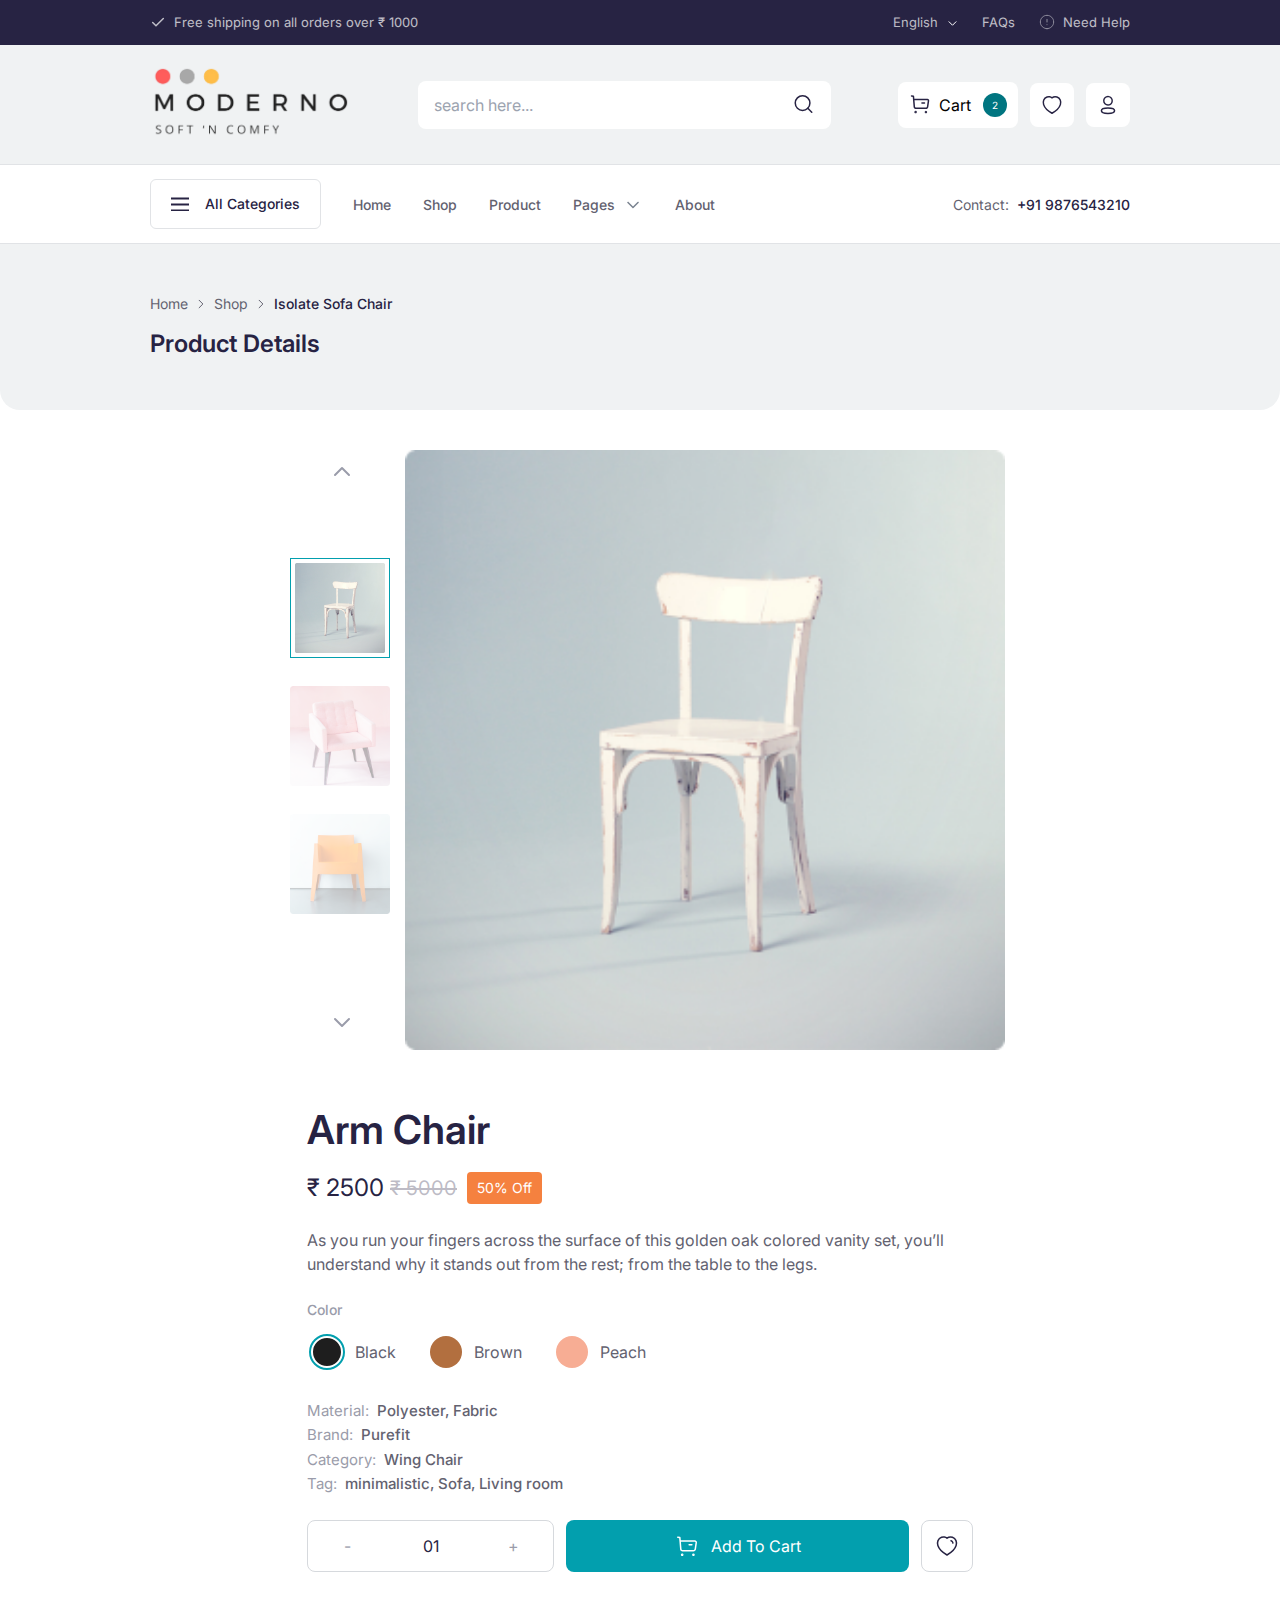
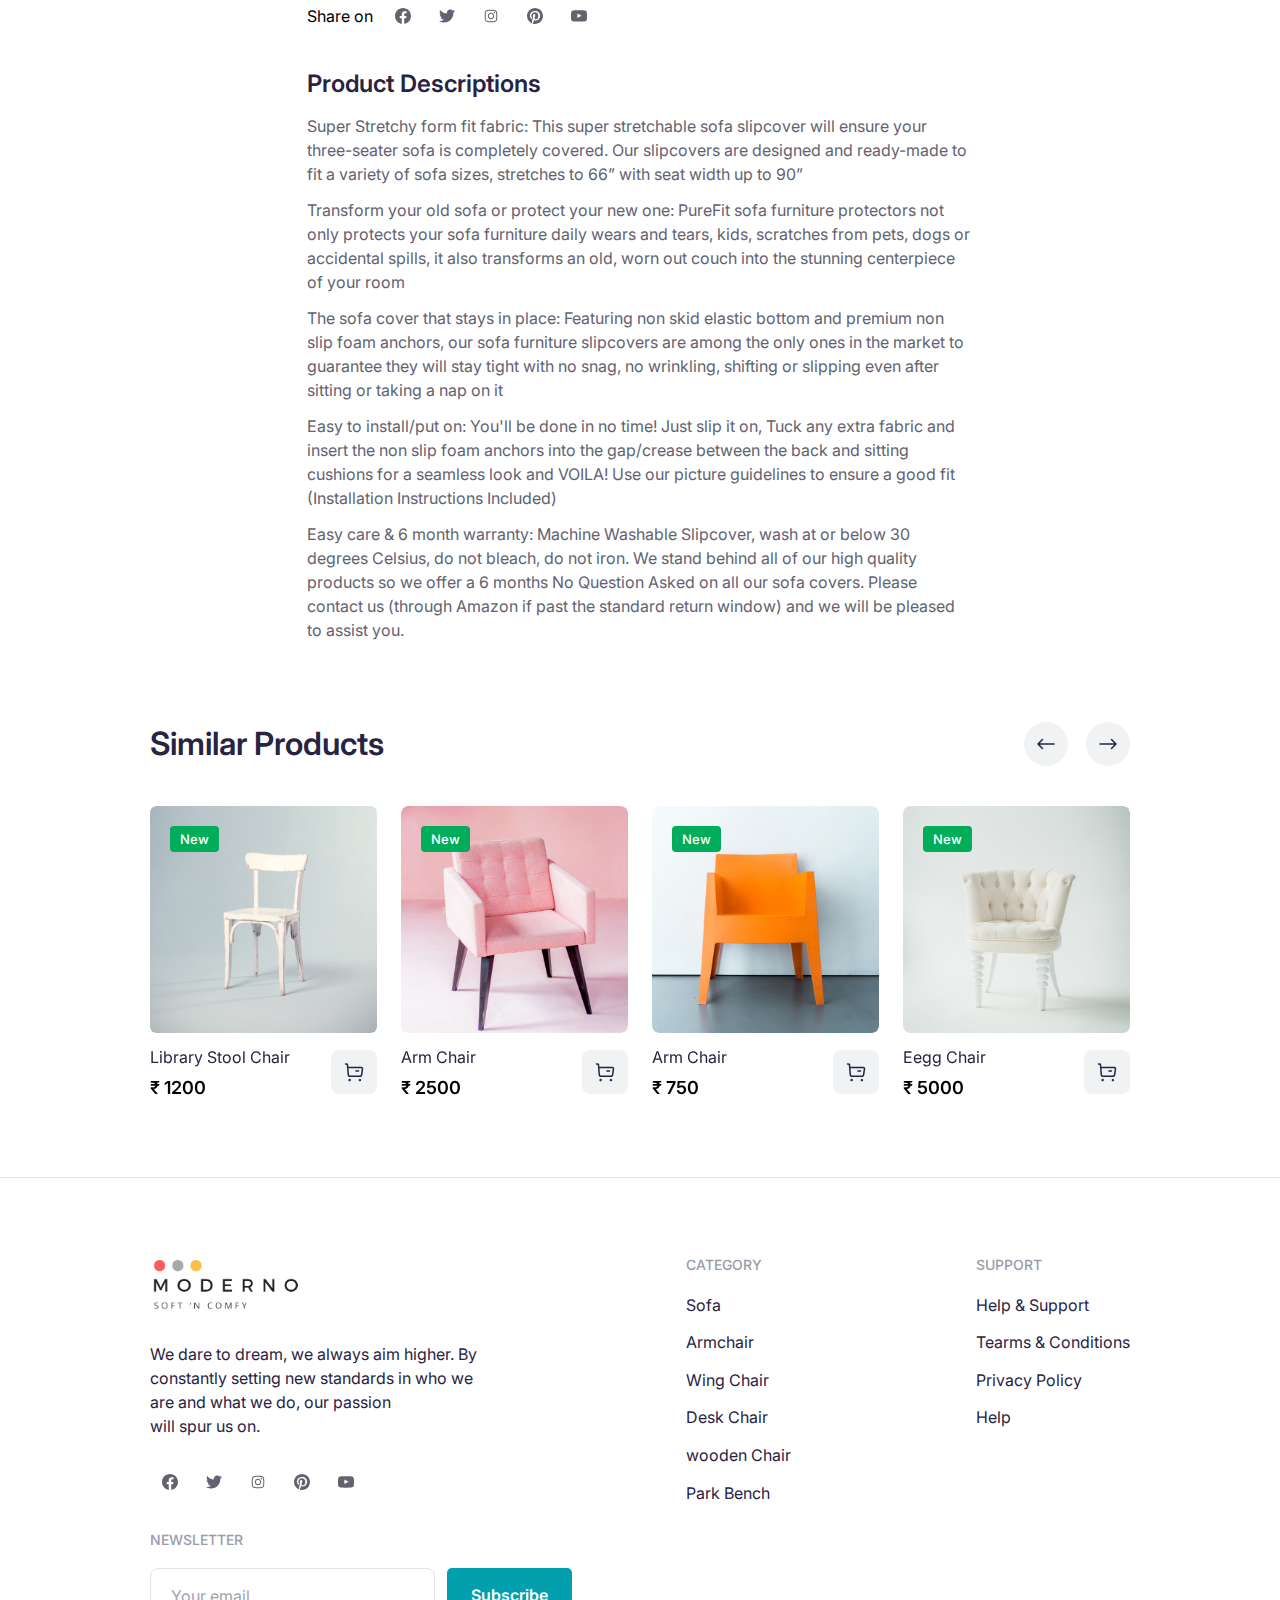
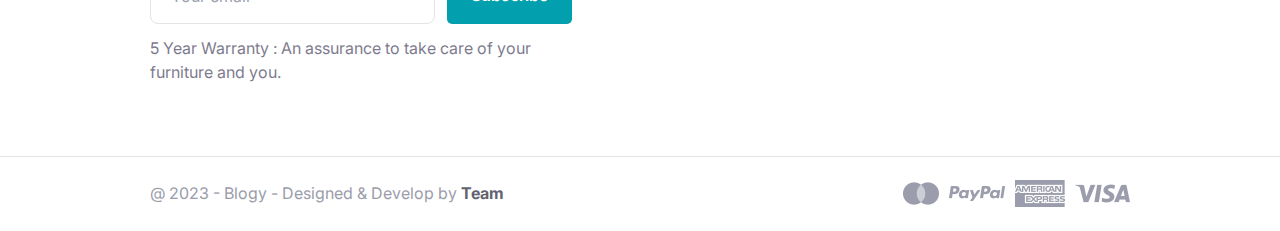
<file: Moderno/product-details.html>
<!DOCTYPE html>
<html lang="en">

<head>
    <meta charset="UTF-8">
    <meta http-equiv="X-UA-Compatible" content="IE=edge">
    <meta name="viewport" content="width=device-width, initial-scale=1.0">

    <title>Moderno</title>
    <link rel="icon" href="./public/assets/images/all-img/Soft.png" type="image/icon type">

    <!-- google fonts -->
    <link rel="preconnect" href="https://fonts.googleapis.com">
    <link rel="preconnect" href="https://fonts.gstatic.com" crossorigin>
    <link href="https://fonts.googleapis.com/css2?family=Inter:wght@300;400;500;600;700&display=swap" rel="stylesheet">

    <!-- css link here  -->
    <link rel="stylesheet" href="./public/assets/plugins/css/swipper.css">
    <link rel="stylesheet" href="./public/assets/plugins/css/select2.css">
    <link rel="stylesheet" href="./public/css/tailwind.css">
    <link rel="stylesheet" href="./public/css/styles.css">
    <link rel="stylesheet" href="./public/css/responsive.css">
</head>

<body class="font-display">
    <!-- header area start -->
    <header class="font-display">
        <div id="header-sticky" class="">
            <div class="top-header bg-secondary">
                <div class="container px-3 md:px-5 xl:px-0">
                    <div class="py-3.5 flex justify-center sm:justify-between">
                        <p class="sm:flex gap-2 items-center text-[13px] leading-[110%] text-white opacity-70 hidden">
                            <span>
                                <svg width="16" height="17" viewBox="0 0 16 17" fill="none" xmlns="http://www.w3.org/2000/svg">
                                    <path d="M13.3334 4.5L6.00002 11.8333L2.66669 8.5" stroke="white" stroke-width="1.5" stroke-linecap="round" stroke-linejoin="round" />
                                </svg>
                            </span>
                            <span>Free shipping on all orders over &#8377 1000</span>
                        </p>
                        <div>
                            <ul class="flex gap-6 items-center">
                                <li class="inline-flex items-center text-white-50 justify-center relative language">
                                    <select class="custom-select" name="state">
                                        <option value="AL">English</option>
                                        <option value="WY">Hindi</option>
                                    </select>
                                </li>
                                <li class="inline-flex items-center justify-center">
                                    <a href="#" class="inline-flex gap-2 items-center text-white opacity-70 text-[13px] leading-[130%]">FAQs</a>
                                </li>
                                <li class="inline-flex items-center justify-center">
                                    <a href="#" class="inline-flex gap-2 items-center text-white opacity-70 text-[13px] leading-[130%]">
                                        <span>
                                            <svg width="16" height="16" viewBox="0 0 16 16" fill="none" xmlns="http://www.w3.org/2000/svg">
                                                <g opacity="0.7" clip-path="url(#clip0_906_1673)">
                                                    <path d="M7.99992 14.6667C11.6818 14.6667 14.6666 11.6819 14.6666 8C14.6666 4.3181 11.6818 1.33333 7.99992 1.33333C4.31802 1.33333 1.33325 4.3181 1.33325 8C1.33325 11.6819 4.31802 14.6667 7.99992 14.6667Z" stroke="white" stroke-linecap="round" stroke-linejoin="round" />
                                                    <path d="M8 5.33333V8" stroke="white" stroke-linecap="round" stroke-linejoin="round" />
                                                    <path d="M8 10.6667H8.00615" stroke="white" stroke-linecap="round" stroke-linejoin="round" />
                                                </g>
                                                <defs>
                                                    <clipPath id="clip0_906_1673">
                                                        <rect width="16" height="16" fill="white" />
                                                    </clipPath>
                                                </defs>
                                            </svg>
                                        </span>
                                        <span>Need Help</span>
                                    </a>
                                </li>
                            </ul>
                        </div>
                    </div>
                </div>
            </div>
            <div class="main-header bg-grayscales-500 lg:border-none border-b border-grayscales-700">
                <div class="container px-3 md:px-5 xl:px-0">
                    <div class="flex justify-between items-center py-5">
                        <div>
                            <a href="index.html">
                                <img src="./public/assets/images/all-img/logo2.png" alt="" width="200px">
                            </a>
                        </div>
                        <div class="lg:max-w-[413px] lg:block hidden w-full">
                            <div class="relative">
                                <input type="text" id="search" placeholder="search here..." class="block w-full bg-white focus:outline-none border-0 px-4 py-3 rounded-lg focus:ring-2 ring-[#029FAE]">
                                <label for="search" class="absolute right-4 top-3">
                                    <svg width="23" height="22" viewBox="0 0 23 22" fill="none" xmlns="http://www.w3.org/2000/svg">
                                        <path d="M10.5833 17.4167C14.6334 17.4167 17.9167 14.1334 17.9167 10.0833C17.9167 6.03325 14.6334 2.75 10.5833 2.75C6.53325 2.75 3.25 6.03325 3.25 10.0833C3.25 14.1334 6.53325 17.4167 10.5833 17.4167Z" stroke="#272343" stroke-width="1.5" stroke-linecap="round" stroke-linejoin="round" />
                                        <path d="M19.75 19.25L15.7625 15.2625" stroke="#272343" stroke-width="1.5" stroke-linecap="round" stroke-linejoin="round" />
                                    </svg>
                                </label>
                            </div>
                        </div>
                        <div class="lg:block hidden">
                            <ul class="flex items-center gap-3">
                                <li class="relative">
                                    <a href="#" class="inline-flex gap-2 bg-white rounded-lg p-[11px]" id="addToCart">
                                        <span><svg width="22" height="22" viewBox="0 0 22 22" fill="none" xmlns="http://www.w3.org/2000/svg">
                                                <path d="M2.52087 2.97916L4.42754 3.30916L5.31029 13.8261C5.3442 14.2399 5.5329 14.6258 5.83873 14.9066C6.14457 15.1875 6.54506 15.3427 6.96029 15.3413H16.9611C17.3587 15.3418 17.7431 15.1986 18.0436 14.9383C18.344 14.6779 18.5404 14.3178 18.5965 13.9242L19.4673 7.91266C19.4905 7.75279 19.482 7.58991 19.4422 7.43333C19.4024 7.27675 19.3322 7.12955 19.2354 7.00015C19.1387 6.87074 19.0175 6.76167 18.8786 6.67917C18.7397 6.59667 18.5859 6.54235 18.426 6.51933C18.3673 6.51291 4.73371 6.50833 4.73371 6.50833" stroke="#272343" stroke-width="1.5" stroke-linecap="round" stroke-linejoin="round" />
                                                <path d="M12.948 9.89542H15.4899" stroke="#272343" stroke-width="1.5" stroke-linecap="round" stroke-linejoin="round" />
                                                <path fill-rule="evenodd" clip-rule="evenodd" d="M6.55786 18.5194C6.62508 18.5165 6.69219 18.5273 6.75515 18.551C6.81811 18.5748 6.87562 18.611 6.9242 18.6575C6.97279 18.7041 7.01145 18.76 7.03787 18.8219C7.06428 18.8837 7.0779 18.9503 7.0779 19.0176C7.0779 19.0849 7.06428 19.1515 7.03787 19.2134C7.01145 19.2753 6.97279 19.3312 6.9242 19.3777C6.87562 19.4243 6.81811 19.4605 6.75515 19.4842C6.69219 19.508 6.62508 19.5187 6.55786 19.5158C6.42942 19.5103 6.30808 19.4554 6.21914 19.3626C6.13021 19.2698 6.08057 19.1462 6.08057 19.0176C6.08057 18.8891 6.13021 18.7655 6.21914 18.6726C6.30808 18.5798 6.42942 18.5249 6.55786 18.5194Z" fill="#272343" stroke="#272343" stroke-width="1.5" stroke-linecap="round" stroke-linejoin="round" />
                                                <path fill-rule="evenodd" clip-rule="evenodd" d="M16.8988 18.5194C17.0312 18.5194 17.1583 18.5721 17.252 18.6657C17.3457 18.7594 17.3983 18.8865 17.3983 19.019C17.3983 19.1515 17.3457 19.2786 17.252 19.3723C17.1583 19.4659 17.0312 19.5186 16.8988 19.5186C16.7663 19.5186 16.6392 19.4659 16.5455 19.3723C16.4518 19.2786 16.3992 19.1515 16.3992 19.019C16.3992 18.8865 16.4518 18.7594 16.5455 18.6657C16.6392 18.5721 16.7663 18.5194 16.8988 18.5194Z" fill="#272343" stroke="#272343" stroke-width="1.5" stroke-linecap="round" stroke-linejoin="round" />
                                            </svg>
                                        </span>
                                        <span>Cart</span>
                                        <span class="bg-dark-accents text-white rounded-full py-[3px] px-[9px] ml-1 inline-flex justify-center items-center text-[10px] leading-[100%]">2</span>
                                    </a>
                                    <div class="cart-content">
                                        <ul class="p-6">
                                            <li class="pb-4">
                                                <div class="flex items-center justify-between">
                                                    <div class="flex items-center gap-1">
                                                        <div>
                                                            <img src="./public/assets/images/all-img/cart-01.png" alt="">
                                                        </div>
                                                        <div class="px-2">
                                                            <h2 class="text-gray-black"><span>Isolate Sofa Chair</span> <span class="text-[#636270]">x3</span></h2>
                                                            <p class="text-gray-black font-semibold mb-0">&#8377 12000</p>
                                                        </div>
                                                    </div>
                                                    <div>
                                                        <button class="hover:bg-[#F0F2F3] bg-transparent p-2 hover:text-gray-black rounded-full text-[#9A9CAA] transition-all duration-500">
                                                            <svg width="28" height="28" viewBox="0 0 28 28" fill="none" xmlns="http://www.w3.org/2000/svg">
                                                                <path d="M10 10L14 14M14 14L18 10M14 14L10 18M14 14L18 18" stroke="currentColor" stroke-width="1.5" stroke-linecap="round" stroke-linejoin="round" />
                                                            </svg>
                                                        </button>
                                                    </div>
                                                </div>
                                            </li>
                                            <li class="py-4">
                                                <div class="flex items-center justify-between">
                                                    <div class="flex items-center gap-1">
                                                        <div>
                                                            <img src="./public/assets/images/all-img/cart-02.png" alt="">
                                                        </div>
                                                        <div class="px-2">
                                                            <h2 class="text-gray-black"><span>Wing Chair</span> <span class="text-[#636270]">x5</span></h2>
                                                            <p class="text-gray-black font-semibold mb-0">&#8377 1500</p>
                                                        </div>
                                                    </div>
                                                    <div>
                                                        <button class="hover:bg-[#F0F2F3] bg-transparent p-2 hover:text-gray-black rounded-full text-[#9A9CAA] transition-all duration-500">
                                                            <svg width="28" height="28" viewBox="0 0 28 28" fill="none" xmlns="http://www.w3.org/2000/svg">
                                                                <path d="M10 10L14 14M14 14L18 10M14 14L10 18M14 14L18 18" stroke="currentColor" stroke-width="1.5" stroke-linecap="round" stroke-linejoin="round" />
                                                            </svg>
                                                        </button>
                                                    </div>
                                                </div>
                                            </li>
                                            <div class="flex justify-between items-center py-2 mb-4">
                                                <p class="text-[#636270] text-lg">2 Products</p>
                                                <p class="text-gray-black text-xl font-medium">&#8377 43500</p>
                                            </div>
                                            <div class="flex justify-between items-center">
                                                <a href="shopping-cart.html" class="btn-transparent">View Cart</a>
                                                <a href="checkout-shopping.html" class="btn-primary">Checkout</a>
                                            </div>
                                        </ul>
                                    </div>
                                </li>
                                <li class="inline-flex items-center justify-center">
                                    <a href="wishlist.html" class="bg-white text-gray-black hover:text-[#007580] rounded-lg p-[11px]">
                                        <svg width="22" height="22" viewBox="0 0 22 22" fill="none" xmlns="http://www.w3.org/2000/svg">
                                            <path fill-rule="evenodd" clip-rule="evenodd" d="M2.63262 10.6315C1.64903 7.56067 2.79762 4.05075 6.02245 3.01217C6.85867 2.74459 7.74676 2.68086 8.61262 2.82629C9.47849 2.97172 10.297 3.32208 10.9999 3.84817C12.3337 2.81692 14.2743 2.46858 15.9683 3.01217C19.1922 4.05075 20.349 7.56067 19.3664 10.6315C17.8355 15.499 10.9999 19.2482 10.9999 19.2482C10.9999 19.2482 4.21478 15.5558 2.63262 10.6315V10.6315Z" stroke="currentColor" stroke-width="1.5" stroke-linecap="round" stroke-linejoin="round" />
                                        </svg>
                                    </a>
                                </li>
                                <li class="relative">
                                    <button class="bg-white text-gray-black hover:text-[#007580] rounded-lg p-[11px] user-profile">
                                        <svg width="22" height="22" viewBox="0 0 22 22" fill="none" xmlns="http://www.w3.org/2000/svg">
                                            <path fill-rule="evenodd" clip-rule="evenodd" d="M10.9862 14.0672C7.44053 14.0672 4.4137 14.6034 4.4137 16.7503C4.4137 18.8971 7.42128 19.4526 10.9862 19.4526C14.5309 19.4526 17.5587 18.9154 17.5587 16.7695C17.5587 14.6236 14.5502 14.0672 10.9862 14.0672V14.0672Z" stroke="currentColor" stroke-width="1.5" stroke-linecap="round" stroke-linejoin="round" />
                                            <path fill-rule="evenodd" clip-rule="evenodd" d="M10.9862 11.0055C11.8195 11.0055 12.634 10.7584 13.3268 10.2955C14.0197 9.83255 14.5597 9.17457 14.8785 8.40475C15.1974 7.63492 15.2808 6.78783 15.1183 5.97058C14.9557 5.15334 14.5545 4.40266 13.9653 3.81346C13.3761 3.22426 12.6254 2.82301 11.8081 2.66045C10.9909 2.49789 10.1438 2.58132 9.37397 2.9002C8.60415 3.21907 7.94617 3.75906 7.48324 4.45188C7.02031 5.14471 6.77322 5.95925 6.77322 6.7925C6.76932 7.90581 7.20779 8.97508 7.99218 9.76515C8.77657 10.5552 9.84266 11.0014 10.956 11.0055H10.9862Z" stroke="currentColor" stroke-width="1.429" stroke-linecap="round" stroke-linejoin="round" />
                                        </svg>
                                    </button>
                                    <div class="profile-content">
                                        <ul class="py-3">
                                            <div class="px-3 shadow-[0px_1px_0px_#E1E3E6]">
                                                <li>
                                                    <a href="sign-in.html">Sign In</a>
                                                </li>
                                                <li>
                                                    <a href="sign-up.html">Create a Account</a>
                                                </li>
                                            </div>
                                            <div class="px-3 shadow-[0px_1px_0px_#E1E3E6]">
                                                <li>
                                                    <a href="account-setting.html">Account Settings</a>
                                                </li>
                                                <li>
                                                    <a href="order-history.html">Order History</a>
                                                </li>
                                            </div>
                                            <div class="px-3 shadow-[0px_1px_0px_#E1E3E6]">
                                                <li>
                                                    <a href="wishlist.html">Wishlist</a>
                                                </li>
                                                <li>
                                                    <a href="shopping-cart.html">Shopping Cart</a>
                                                </li>
                                            </div>
                                            <div class="px-3">
                                                <li>
                                                    <a href="#">Logout</a>
                                                </li>
                                            </div>
                                        </ul>
                                    </div>
                                </li>
                            </ul>
                        </div>
                        <div class="lg:hidden inline-block hamburger-btn" id="hamburger-btn">
                            <span></span>
                            <span></span>
                            <span></span>
                        </div>
                    </div>
                </div>
            </div>
        </div>
        <div class="bottom-header bg-white shadow-[0px_1px_0px_#E1E3E6] relative z-30 hidden lg:block">
            <div class="container px-3 md:px-5 xl:px-0">
                <div class="py-3.5 flex justify-between items-center">
                    <div class="flex gap-8 items-center">
                        <div class="relative">
                            <button class="max-h-12 inline-flex items-center justify-center gap-4 py-3.5 px-5 border border-grayscales-700 rounded-md custom-dropdown text-gray-black text-sm leading-4 font-medium font-display">
                                <span class="text-gray-black inline-flex">
                                    <svg width="18" height="14" viewBox="0 0 18 14" fill="none" xmlns="http://www.w3.org/2000/svg">
                                        <path d="M18 2.5H0V0.5H18V2.5Z" fill="currentColor" />
                                        <path d="M18 8.5H0V6.5H18V8.5Z" fill="currentColor" />
                                        <path d="M18 14.5H0V12.5H18V14.5Z" fill="currentColor" />
                                    </svg>
                                </span>
                                <span class="text-gray-black inline-flex">All Categories</span>
                            </button>
                            <div class="dropdown-content">
                                <ul class="p-3">
                                    <li>
                                        <a href="products.html">Wodden</a>
                                    </li>
                                    <li>
                                        <a href="products.html">Partex</a>
                                    </li>
                                    <li>
                                        <a href="products.html">Plywood</a>
                                    </li>
                                    <li>
                                        <a href="products.html">Segun</a>
                                    </li>
                                </ul>
                            </div>
                        </div>

                        <ul class="lg:flex gap-8 items-center hidden main-menu">
                            <li>
                                <a href="index.html">Home</a>
                            </li>
                            <li>
                                <a href="products.html">Shop</a>
                            </li>
                            <li>
                                <a href="product-details.html">Product</a>
                            </li>
                            <li class="relative">
                                <a href="javascript:void(0);" class="inline-flex gap-2 items-center">Pages
                                    <span>
                                    <img src="./public/assets/images/all-img/select-arrow.png" alt="">     
                                    </span>
                                </a>
                                <ul>
                                    <!-- <li>
                                        <a href="404.html">404</a>
                                    </li> -->
                                    <li>
                                        <a href="account-setting.html">Account Setting</a>
                                    </li>
                                    <li>
                                        <a href="sign-in.html">Sign In</a>
                                    </li>
                                    <li>
                                        <a href="sign-up.html">Sign Up</a>
                                    </li>
                                    <li>
                                        <a href="forget-password.html">Forget Password</a>
                                    </li>
                                    <li>
                                        <a href="change-password.html">Change Password</a>
                                    </li>
                                    <li>
                                        <a href="products.html">Product List</a>
                                    </li>
                                    <li>
                                        <a href="product-details.html">Product Details</a>
                                    </li>
                                    <li>
                                        <a href="shopping-cart.html">Shopping Cart</a>
                                    </li>
                                    <li>
                                        <a href="wishlist.html">Wishlist</a>
                                    </li>
                                    <li>
                                        <a href="checkout-billing.html">Checkout Billing</a>
                                    </li>
                                    <li>
                                        <a href="checkout-shopping.html">Checkout Shoping</a>
                                    </li>
                                </ul>
                            </li>
                            <li>
                                <a href="">About</a>
                            </li>
                        </ul>
                    </div>
                    <div>
                        <p class="text-grayscales-900 inline-flex gap-2 items-center text-sm font-display"><span>Contact:</span><span class="text-secondary font-medium">+91 9876543210</span></p>
                    </div>
                </div>
            </div>
        </div>
        <!-- Mobile Menu Area Start -->
        <div class="nav-menu" id="nav-menu">
            <div class="flex justify-between  items-center px-3 py-4 mb-4">
                <div>
                    <a href="#">
                        <img src="./public/assets/images/all-img/logo-sm.png" alt="">
                    </a>
                </div>
                <ul class="flex items-center gap-3">
                    <li>
                        <a href="#" class="inline-flex gap-2 bg-white rounded-lg p-[11px] relative">
                            <span>
                                <svg width="22" height="22" viewBox="0 0 22 22" fill="none" xmlns="http://www.w3.org/2000/svg">
                                    <path d="M2.52087 2.97916L4.42754 3.30916L5.31029 13.8261C5.3442 14.2399 5.5329 14.6258 5.83873 14.9066C6.14457 15.1875 6.54506 15.3427 6.96029 15.3413H16.9611C17.3587 15.3418 17.7431 15.1986 18.0436 14.9383C18.344 14.6779 18.5404 14.3178 18.5965 13.9242L19.4673 7.91266C19.4905 7.75279 19.482 7.58991 19.4422 7.43333C19.4024 7.27675 19.3322 7.12955 19.2354 7.00015C19.1387 6.87074 19.0175 6.76167 18.8786 6.67917C18.7397 6.59667 18.5859 6.54235 18.426 6.51933C18.3673 6.51291 4.73371 6.50833 4.73371 6.50833" stroke="#272343" stroke-width="1.5" stroke-linecap="round" stroke-linejoin="round" />
                                    <path d="M12.948 9.89542H15.4899" stroke="#272343" stroke-width="1.5" stroke-linecap="round" stroke-linejoin="round" />
                                    <path fill-rule="evenodd" clip-rule="evenodd" d="M6.55786 18.5194C6.62508 18.5165 6.69219 18.5273 6.75515 18.551C6.81811 18.5748 6.87562 18.611 6.9242 18.6575C6.97279 18.7041 7.01145 18.76 7.03787 18.8219C7.06428 18.8837 7.0779 18.9503 7.0779 19.0176C7.0779 19.0849 7.06428 19.1515 7.03787 19.2134C7.01145 19.2753 6.97279 19.3312 6.9242 19.3777C6.87562 19.4243 6.81811 19.4605 6.75515 19.4842C6.69219 19.508 6.62508 19.5187 6.55786 19.5158C6.42942 19.5103 6.30808 19.4554 6.21914 19.3626C6.13021 19.2698 6.08057 19.1462 6.08057 19.0176C6.08057 18.8891 6.13021 18.7655 6.21914 18.6726C6.30808 18.5798 6.42942 18.5249 6.55786 18.5194Z" fill="#272343" stroke="#272343" stroke-width="1.5" stroke-linecap="round" stroke-linejoin="round" />
                                    <path fill-rule="evenodd" clip-rule="evenodd" d="M16.8988 18.5194C17.0312 18.5194 17.1583 18.5721 17.252 18.6657C17.3457 18.7594 17.3983 18.8865 17.3983 19.019C17.3983 19.1515 17.3457 19.2786 17.252 19.3723C17.1583 19.4659 17.0312 19.5186 16.8988 19.5186C16.7663 19.5186 16.6392 19.4659 16.5455 19.3723C16.4518 19.2786 16.3992 19.1515 16.3992 19.019C16.3992 18.8865 16.4518 18.7594 16.5455 18.6657C16.6392 18.5721 16.7663 18.5194 16.8988 18.5194Z" fill="#272343" stroke="#272343" stroke-width="1.5" stroke-linecap="round" stroke-linejoin="round" />
                                </svg>
                            </span>
                            <span class="bg-dark-accents absolute -top-1 right-0 text-white rounded-full px-2 py-1.5 inline-flex justify-center items-center text-[10px] leading-[100%]">2</span>
                        </a>
                    </li>
                    <li>
                        <a href="#" class="bg-white text-gray-black flex hover:text-[#007580] rounded-lg p-[11px]">
                            <svg width="22" height="22" viewBox="0 0 22 22" fill="none" xmlns="http://www.w3.org/2000/svg">
                                <path fill-rule="evenodd" clip-rule="evenodd" d="M2.63262 10.6315C1.64903 7.56067 2.79762 4.05075 6.02245 3.01217C6.85867 2.74459 7.74676 2.68086 8.61262 2.82629C9.47849 2.97172 10.297 3.32208 10.9999 3.84817C12.3337 2.81692 14.2743 2.46858 15.9683 3.01217C19.1922 4.05075 20.349 7.56067 19.3664 10.6315C17.8355 15.499 10.9999 19.2482 10.9999 19.2482C10.9999 19.2482 4.21478 15.5558 2.63262 10.6315V10.6315Z" stroke="currentColor" stroke-width="1.5" stroke-linecap="round" stroke-linejoin="round" />
                            </svg>
                        </a>
                    </li>
                    <li class="relative">
                        <button class="bg-white text-gray-black hover:text-[#007580] rounded-lg p-[11px] user-profile">
                            <svg width="22" height="22" viewBox="0 0 22 22" fill="none" xmlns="http://www.w3.org/2000/svg">
                                <path fill-rule="evenodd" clip-rule="evenodd" d="M10.9862 14.0672C7.44053 14.0672 4.4137 14.6034 4.4137 16.7503C4.4137 18.8971 7.42128 19.4526 10.9862 19.4526C14.5309 19.4526 17.5587 18.9154 17.5587 16.7695C17.5587 14.6236 14.5502 14.0672 10.9862 14.0672V14.0672Z" stroke="currentColor" stroke-width="1.5" stroke-linecap="round" stroke-linejoin="round" />
                                <path fill-rule="evenodd" clip-rule="evenodd" d="M10.9862 11.0055C11.8195 11.0055 12.634 10.7584 13.3268 10.2955C14.0197 9.83255 14.5597 9.17457 14.8785 8.40475C15.1974 7.63492 15.2808 6.78783 15.1183 5.97058C14.9557 5.15334 14.5545 4.40266 13.9653 3.81346C13.3761 3.22426 12.6254 2.82301 11.8081 2.66045C10.9909 2.49789 10.1438 2.58132 9.37397 2.9002C8.60415 3.21907 7.94617 3.75906 7.48324 4.45188C7.02031 5.14471 6.77322 5.95925 6.77322 6.7925C6.76932 7.90581 7.20779 8.97508 7.99218 9.76515C8.77657 10.5552 9.84266 11.0014 10.956 11.0055H10.9862Z" stroke="currentColor" stroke-width="1.429" stroke-linecap="round" stroke-linejoin="round" />
                            </svg>
                        </button>
                        <div class="profile-content">
                            <ul>
                                <li>
                                    <a href="products.html">Wodden</a>
                                </li>
                                <li>
                                    <a href="products.html">Partex</a>
                                </li>
                                <li>
                                    <a href="products.html">Plywood</a>
                                </li>
                                <li>
                                    <a href="products.html">Segun</a>
                                </li>
                            </ul>
                        </div>
                    </li>
                    <li>
                        <span class="hamburger-btn-close bg-[#F7F7F9] text-black w-[44px] h-[44px] rounded-full flex items-center justify-center" id="hamburger-btn-close">
                            <svg width="12" height="12" viewBox="0 0 12 12" fill="none" xmlns="http://www.w3.org/2000/svg">
                                <path d="M11 1L1 11" stroke="currentColor" stroke-width="1.5" stroke-linecap="round" stroke-linejoin="round"></path>
                                <path d="M1 1L11 11" stroke="currentColor" stroke-width="1.5" stroke-linecap="round" stroke-linejoin="round"></path>
                            </svg>
                        </span>
                    </li>
                </ul>
            </div>
            <div class="px-3 mb-4">
                <div class="lg:max-w-[413px] w-full">
                    <div class="relative">
                        <input type="text" placeholder="search here..." class="block w-full bg-grayscales-500 focus:outline-none border-0 px-4 py-3 rounded-lg">
                        <span class="absolute right-4 top-3">
                            <svg width="23" height="22" viewBox="0 0 23 22" fill="none" xmlns="http://www.w3.org/2000/svg">
                                <path d="M10.5833 17.4167C14.6334 17.4167 17.9167 14.1334 17.9167 10.0833C17.9167 6.03325 14.6334 2.75 10.5833 2.75C6.53325 2.75 3.25 6.03325 3.25 10.0833C3.25 14.1334 6.53325 17.4167 10.5833 17.4167Z" stroke="#272343" stroke-width="1.5" stroke-linecap="round" stroke-linejoin="round" />
                                <path d="M19.75 19.25L15.7625 15.2625" stroke="#272343" stroke-width="1.5" stroke-linecap="round" stroke-linejoin="round" />
                            </svg>
                        </span>
                    </div>
                </div>
            </div>
            <!-- menu -->
            <div>
                <nav class="tabs flex flex-row">
                    <button data-target="panel-1" class="tab rounded-none w-1/2 active text-gray-600 py-4 px-6 block hover:text-blue-500 focus:outline-none text-blue-500 border-b-2 font-medium border-blue-500">
                        Menu
                    </button>
                    <button data-target="panel-2" class="tab rounded-none w-1/2 ext-gray-600 py-4 px-6 block hover:text-blue-500 focus:outline-none border-b-2 font-medium border-blue-500">
                        Categories
                    </button>
                </nav>
            </div>

            <div id="panels">
                <div class="panel-1 tab-content active">
                    <ul class="flex flex-col items-center">
                        <li class="w-full block">
                            <a href="" class="border-b border-[#029FAE] block px-3 py-2">Home</a>
                        </li>
                        <li class="w-full block">
                            <a href="" class="border-b border-[#029FAE] block px-3 py-2">Shop</a>
                        </li>
                        <li class="w-full block">
                            <a href="" class="border-b border-[#029FAE] block px-3 py-2">Product</a>
                        </li>
                        <li class="w-full block">
                            <a href="" class="border-b border-[#029FAE] block px-3 py-2">Pages</a>
                        </li>
                        <li class="w-full block">
                            <a href="" class="border-b border-[#029FAE] block px-3 py-2">About</a>
                        </li>
                    </ul>
                </div>
                <div class="panel-2 tab-content py-5">
                    <ul>
                        <li>
                            <a href="products.html" class="border-b border-[#029FAE] block px-3 py-2">Wodden</a>
                        </li>
                        <li>
                            <a href="products.html" class="border-b border-[#029FAE] block px-3 py-2">Partex</a>
                        </li>
                        <li>
                            <a href="products.html" class="border-b border-[#029FAE] block px-3 py-2">Plywood</a>
                        </li>
                        <li>
                            <a href="products.html" class="border-b border-[#029FAE] block px-3 py-2">Segun</a>
                        </li>
                    </ul>
                </div>
            </div>
        </div>
        <!-- Mobile Menu Area End -->
        <div class="overlay" id="overlay"></div>
    </header>
    <!-- header area end -->

    <!-- Breadcrumb Start -->
    <div class="breadcrumb">
        <div class="container px-3 md:px-5 xl:px-0">
            <div class="flex items-center gap-1 py-[1.5px]">
                <a href="index.html" class="text-[14px] font-normal leading-[110%] text-dark-gray">Home</a>
                <svg width="18" height="18" viewBox="0 0 18 18" fill="none" xmlns="http://www.w3.org/2000/svg">
                    <path d="M7.125 5.25L10.875 9L7.125 12.75" stroke="#636270" stroke-linecap="round" stroke-linejoin="round" />
                </svg>
                <a href="products.html" class="text-[14px] font-normal leading-[110%] text-dark-gray">Shop</a>
                <svg width="18" height="18" viewBox="0 0 18 18" fill="none" xmlns="http://www.w3.org/2000/svg">
                    <path d="M7.125 5.25L10.875 9L7.125 12.75" stroke="#636270" stroke-linecap="round" stroke-linejoin="round" />
                </svg>
                <span class="text-[14px] font-medium leading-[110%] font-display text-gray-black inline-block">Isolate Sofa Chair</span>
            </div>

            <h2 class="pt-[13.5px] text-2xl font-semibold text-gray-black font-display">Product Details</h2>
        </div>
    </div>
    <!-- Breadcrumb End -->

    <!-- product details section start -->
    <div class="">
        <div class="container px-3 md:px-5 xl:px-0">
            <div class="product-details-wrap pt-10">
                <div class="left-side xl:w-7/12 w-full">
                    <div class="gallery-container mb-[50px]">
                        <div class="xl:flex flex-col justify-between hidden">
                            <div class="gallery-button-prev"></div>
                            <div class="swiper-container gallery-thumbs">
                                <div class="swiper-wrapper">
                                    <div class="swiper-slide">
                                        <img src="./public/assets/images/all-img/f-product-01.png" alt="Slide 01">
                                    </div>
                                    <div class="swiper-slide">
                                        <img src="./public/assets/images/all-img/f-product-02.png" alt="Slide 02">
                                    </div>
                                    <div class="swiper-slide">
                                        <img src="./public/assets/images/all-img/f-product-03.png" alt="Slide 03">
                                    </div>
                                    <div class="swiper-slide">
                                        <img src="./public/assets/images/all-img/f-product-04.png" alt="Slide 01">
                                    </div>
                                    <div class="swiper-slide">
                                        <img src="./public/assets/images/all-img/f-product-02.png" alt="Slide 02">
                                    </div>
                                    <div class="swiper-slide">
                                        <img src="./public/assets/images/all-img/f-product-03.png" alt="Slide 03">
                                    </div>
                                </div>
                            </div>
                            <div class="gallery-button-next"></div>
                        </div>
                        <div class="swiper-container gallery-main">
                            <div class="swiper-wrapper">
                                <div class="swiper-slide">
                                    <img src="./public/assets/images/all-img/f-product-01.png" alt="Slide 01">
                                </div>
                                <div class="swiper-slide">
                                    <img src="./public/assets/images/all-img/f-product-02.png" alt="Slide 01">
                                </div>
                                <div class="swiper-slide">
                                    <img src="./public/assets/images/all-img/f-product-03.png" alt="Slide 01">
                                </div>
                                <div class="swiper-slide">
                                    <img src="./public/assets/images/all-img/f-product-04.png" alt="Slide 01">
                                </div>
                                <div class="swiper-slide">
                                    <img src="./public/assets/images/all-img/f-product-02.png" alt="Slide 01">
                                </div>
                                <div class="swiper-slide">
                                    <img src="./public/assets/images/all-img/f-product-03.png" alt="Slide 01">
                                </div>
                            </div>
                        </div>

                    </div>
                    <div class="single-product-desc">
                        <h2 class="text-[#272343] text-2xl font-semibold mb-3.5">Product Descriptions</h2>
                        <p class="text-[#636270] text-base mb-3">Super Stretchy form fit fabric: This super stretchable sofa slipcover will ensure your three-seater sofa is completely covered. Our slipcovers are designed and ready-made to fit a variety of sofa sizes, stretches to 66” with seat width up to 90”</p>

                        <p class="text-[#636270] text-base mb-3">Transform your old sofa or protect your new one: PureFit sofa furniture protectors not only protects your sofa furniture daily wears and tears, kids, scratches from pets, dogs or accidental spills, it also transforms an old, worn out couch into the stunning centerpiece of your room</p>

                        <p class="text-[#636270] text-base mb-3">The sofa cover that stays in place: Featuring non skid elastic bottom and premium non slip foam anchors, our sofa furniture slipcovers are among the only ones in the market to guarantee they will stay tight with no snag, no wrinkling, shifting or slipping even after sitting or taking a nap on it</p>

                        <p class="text-[#636270] text-base mb-3">Easy to install/put on: You'll be done in no time! Just slip it on, Tuck any extra fabric and insert the non slip foam anchors into the gap/crease between the back and sitting cushions for a seamless look and VOILA! Use our picture guidelines to ensure a good fit (Installation Instructions Included)</p>

                        <p class="text-[#636270] text-base">Easy care & 6 month warranty: Machine Washable Slipcover, wash at or below 30 degrees Celsius, do not bleach, do not iron. We stand behind all of our high quality products so we offer a 6 months No Question Asked on all our sofa covers. Please contact us (through Amazon if past the standard return window) and we will be pleased to assist you.</p>
                    </div>
                </div>
                <div class="right-side xl:px-8 px-0 xl:w-5/12 w-full">
                    <h2 class="text-[#272343] pro-title font-semibold mb-3 capitalize">Arm Chair</h2>
                    <div class="flex items-center gap-2.5 mb-6">
                        <p class="flex gap-1.5 items-center">
                            <span class="text-[#272343] text-2xl">&#8377 2500</span>
                            <span class="text-[#272343] opacity-30 text-xl line-through">&#8377 5000</span>
                        </p>
                        <span class="bg-[#F5813F] px-2.5 py-1.5 rounded-[4px] text-white text-sm">50% Off</span>
                    </div>
                    <p class="text-[#636270] text-base mb-6">
                        As you run your fingers across the surface of this golden oak colored vanity set, you’ll understand why it stands out from the rest; from the table to the legs.
                    </p>
                    <div class="mb-6">
                        <h2 class="text-[#9A9CAA] text-sm font-medium mb-3">Color</h2>
                        <ul class="flex gap-[30px] items-center p-0 m-0">
                            <li>
                                <label for="black" class="inline-flex gap-2 items-center custom-radio cursor-pointer">
                                    <input type="radio" id="black" checked name="color" class="hidden"/>
                                    <span class="bg-[#1E1E1E] w-8 h-8 rounded-full custom-bg m-1"></span>
                                    <span class="text-base text-[#636270]">Black</span>
                                </label>                                
                            </li>
                            <li>
                                <label for="brown" class="inline-flex gap-2 items-center custom-radio cursor-pointer">
                                    <input type="radio" id="brown" name="color" class="hidden" />
                                    <span class="bg-[#B26F3F] w-8 h-8 rounded-full custom-bg m-1"></span>
                                    <span class="text-base text-[#636270]">Brown</span>
                                </label>
                            </li>
                            <li>
                                <label for="orange" class="inline-flex gap-2 items-center custom-radio cursor-pointer">
                                    <input type="radio" id="orange" name="color" class="hidden" />
                                    <span class="bg-[#F7AD94] w-8 h-8 rounded-full custom-bg m-1"></span>
                                    <span class="text-base text-[#636270]">Peach</span>
                                </label>
                            </li>
                        </ul>
                    </div>
                    <div class="mb-6">
                        <ul class="p-0 m-0">
                            <li>
                                <p class="text-[15px] inline-flex gap-2 items-center">
                                    <span class="text-[#9A9CAA]">Material:</span><span class="text-[#636270] font-medium">Polyester, Fabric</span>
                                </p>
                            </li>
                            <li>
                                <p class="text-[15px] inline-flex gap-2 items-center">
                                    <span class="text-[#9A9CAA]">Brand:</span><span class="text-[#636270] font-medium">Purefit</span>
                                </p>
                            </li>
                            <li>
                                <p class="text-[15px] inline-flex gap-2 items-center">
                                    <span class="text-[#9A9CAA]">Category:</span><span class="text-[#636270] font-medium">Wing Chair</span>
                                </p>
                            </li>
                            <li>
                                <p class="text-[15px] inline-flex gap-2 items-center">
                                    <span class="text-[#9A9CAA]">Tag:</span><span class="text-[#636270] font-medium">minimalistic, Sofa, Living room</span>
                                </p>
                            </li>
                        </ul>
                    </div>
                    <div class="flex flex-wrap lg:flex-nowrap items-center gap-3 mb-6">
                        <div class="border inline-flex justify-around items-center h-[52px] w-[140px] xl:w-[343px] add-to-cart-btn border-[#D6D9DD] rounded-lg">
                            <span class="w-5 h-5 inline-flex justify-center items-center text-[#9A9CAA] pl-[14px] select-none minus" id="minus">-</span>
                            <input type="text" class="text-[#272343] text-base plus_mines_input select-none" value="01" />
                            <span class="w-5 h-5 inline-flex justify-center items-center text-[#9A9CAA] pr-[14px] select-none plus" id="plus">+</span>
                        </div>
                        <div class="flex gap-3 w-full">
                            <div class="xl:w-[343px] add-to-cart-btn">
                                <button class="inline-flex gap-3 py-3.5 bg-[#029FAE] hover:bg-[#272343] transition-all duration-300 rounded-lg px-4 xl:w-[343px] w-full items-center justify-center">
                                    <span class="text-white text-base">
                                        <svg width="24" height="24" viewBox="0 0 24 24" fill="none" xmlns="http://www.w3.org/2000/svg">
                                            <path d="M2.75 3.25L4.83 3.61L5.793 15.083C5.82999 15.5345 6.03584 15.9554 6.36948 16.2618C6.70312 16.5682 7.14002 16.7375 7.593 16.736H18.503C18.9367 16.7365 19.3561 16.5803 19.6838 16.2963C20.0116 16.0122 20.2258 15.6194 20.287 15.19L21.237 8.632C21.2623 8.45759 21.253 8.2799 21.2096 8.10909C21.1662 7.93828 21.0896 7.77769 20.9841 7.63653C20.8786 7.49536 20.7463 7.37637 20.5947 7.28637C20.4432 7.19636 20.2754 7.13711 20.101 7.112C20.037 7.105 5.164 7.1 5.164 7.1" stroke="white" stroke-width="1.5" stroke-linecap="round" stroke-linejoin="round" />
                                            <path d="M14.125 10.795H16.898" stroke="white" stroke-width="1.5" stroke-linecap="round" stroke-linejoin="round" />
                                            <path fill-rule="evenodd" clip-rule="evenodd" d="M7.15398 20.203C7.22732 20.1999 7.30053 20.2116 7.36921 20.2375C7.4379 20.2634 7.50063 20.3029 7.55363 20.3537C7.60664 20.4045 7.64881 20.4655 7.67763 20.533C7.70645 20.6005 7.7213 20.6731 7.7213 20.7465C7.7213 20.8199 7.70645 20.8926 7.67763 20.9601C7.64881 21.0276 7.60664 21.0886 7.55363 21.1393C7.50063 21.1901 7.4379 21.2296 7.36921 21.2555C7.30053 21.2814 7.22732 21.2932 7.15398 21.29C7.01387 21.284 6.88149 21.2241 6.78448 21.1228C6.68746 21.0216 6.6333 20.8868 6.6333 20.7465C6.6333 20.6063 6.68746 20.4715 6.78448 20.3702C6.88149 20.2689 7.01387 20.209 7.15398 20.203Z" fill="white" stroke="white" stroke-width="1.5" stroke-linecap="round" stroke-linejoin="round" />
                                            <path fill-rule="evenodd" clip-rule="evenodd" d="M18.4351 20.203C18.5797 20.203 18.7183 20.2604 18.8205 20.3626C18.9227 20.4648 18.9801 20.6035 18.9801 20.748C18.9801 20.8925 18.9227 21.0312 18.8205 21.1334C18.7183 21.2356 18.5797 21.293 18.4351 21.293C18.2906 21.293 18.152 21.2356 18.0498 21.1334C17.9476 21.0312 17.8901 20.8925 17.8901 20.748C17.8901 20.6035 17.9476 20.4648 18.0498 20.3626C18.152 20.2604 18.2906 20.203 18.4351 20.203Z" fill="white" stroke="white" stroke-width="1.5" stroke-linecap="round" stroke-linejoin="round" />
                                        </svg>
                                    </span>
                                    <span class="text-white text-base">Add To Cart</span>
                                </button>
                            </div>
                            <div>
                                <button class="h-[52px] w-[52px] border border-[#D6D9DD] rounded-lg inline-flex justify-center items-center">
                                    <svg width="24" height="24" viewBox="0 0 24 24" fill="none" xmlns="http://www.w3.org/2000/svg">
                                        <path fill-rule="evenodd" clip-rule="evenodd" d="M2.87199 11.598C1.79899 8.24799 3.05199 4.419 6.56999 3.286C7.48224 2.9941 8.45106 2.92457 9.39563 3.08322C10.3402 3.24187 11.2332 3.62409 12 4.198C13.455 3.073 15.572 2.693 17.42 3.286C20.937 4.419 22.199 8.24799 21.127 11.598C19.457 16.908 12 20.998 12 20.998C12 20.998 4.59799 16.97 2.87199 11.598V11.598Z" stroke="#272343" stroke-width="1.5" stroke-linecap="round" stroke-linejoin="round" />
                                        <path d="M16 6.70001C16.5232 6.86903 16.9845 7.18931 17.3257 7.62039C17.6669 8.05148 17.8727 8.57403 17.917 9.12201" stroke="#272343" stroke-width="1.5" stroke-linecap="round" stroke-linejoin="round" />
                                    </svg>
                                </button>
                            </div>
                        </div>
                    </div>
                    <div class="flex gap-2.5 items-center">
                        <p>Share on</p>
                        <ul class="m-0 p-0 flex gap-1">
                            <li>
                                <a href="#" class="p-[11px] inline-flex justify-center items-center text-[#636270] hover:text-[#029FAE] border hover:border-[#029FAE] border-transparent rounded-full transition-all duration-500">
                                    <svg width="16" height="16" viewBox="0 0 16 16" fill="none" xmlns="http://www.w3.org/2000/svg">
                                        <g clip-path="url(#clip0_248_4233)">
                                            <path d="M16 8C16 3.58167 12.4183 0 8 0C3.58167 0 0 3.58167 0 8C0 11.993 2.92533 15.3027 6.75 15.9027V10.3127H4.71867V8H6.75V6.23733C6.75 4.23267 7.94433 3.125 9.77167 3.125C10.6467 3.125 11.5623 3.28133 11.5623 3.28133V5.25H10.5537C9.56 5.25 9.25 5.86667 9.25 6.5V8H11.4687L11.114 10.3127H9.25V15.9027C13.0747 15.3027 16 11.9927 16 8Z" fill="currentColor" />
                                        </g>
                                        <defs>
                                            <clipPath id="clip0_248_4233">
                                                <rect width="16" height="16" fill="white" />
                                            </clipPath>
                                        </defs>
                                    </svg>
                                </a>
                            </li>
                            <li>
                                <a href="#" class="p-[11px] inline-flex justify-center items-center text-[#636270] hover:text-[#029FAE] border hover:border-[#029FAE] border-transparent rounded-full transition-all duration-500">
                                    <svg width="16" height="16" viewBox="0 0 16 16" fill="none" xmlns="http://www.w3.org/2000/svg">
                                        <g clip-path="url(#clip0_248_4237)">
                                            <path d="M5.03333 14.5001C11.07 14.5001 14.3723 9.49807 14.3723 5.1614C14.3723 5.02073 14.369 4.87707 14.3627 4.7364C15.0052 4.27173 15.5596 3.69615 16 3.03673C15.4017 3.30273 14.7667 3.47673 14.116 3.55207C14.8008 3.1416 15.3136 2.49675 15.5593 1.73707C14.915 2.11896 14.2104 2.38837 13.4757 2.53373C12.9807 2.00751 12.3261 1.65904 11.6132 1.54222C10.9002 1.4254 10.1687 1.54673 9.53161 1.88746C8.89456 2.22818 8.38752 2.76931 8.08891 3.42715C7.79031 4.08499 7.71677 4.8229 7.87967 5.52673C6.575 5.46127 5.29865 5.12236 4.13336 4.53199C2.96806 3.94162 1.93984 3.11297 1.11533 2.09973C0.696305 2.82223 0.568091 3.67717 0.756747 4.4908C0.945403 5.30443 1.43677 6.0157 2.131 6.48007C1.60977 6.46355 1.09995 6.32324 0.643667 6.07073V6.1114C0.643231 6.86956 0.905349 7.60448 1.38547 8.19125C1.86559 8.77802 2.53409 9.18042 3.27733 9.33007C2.79463 9.46215 2.28801 9.48143 1.79667 9.3864C2.00644 10.0384 2.41454 10.6087 2.964 11.0176C3.51346 11.4265 4.17688 11.6537 4.86167 11.6674C4.18054 12.2026 3.40049 12.5981 2.56623 12.8312C1.73197 13.0644 0.859899 13.1306 0 13.0261C1.50191 13.9895 3.24899 14.5011 5.03333 14.5001Z" fill="currentColor" />
                                        </g>
                                        <defs>
                                            <clipPath id="clip0_248_4237">
                                                <rect width="16" height="16" fill="white" />
                                            </clipPath>
                                        </defs>
                                    </svg>
                                </a>
                            </li>
                            <li>
                                <a href="#" class="p-[11px] inline-flex justify-center items-center text-[#636270] hover:text-[#029FAE] border hover:border-[#029FAE] border-transparent rounded-full transition-all duration-500">
                                    <svg width="16" height="16" viewBox="0 0 16 16" fill="none" xmlns="http://www.w3.org/2000/svg">
                                        <path d="M10.667 4.66667C10.667 4.48986 10.7372 4.32029 10.8623 4.19526C10.9873 4.07024 11.1568 4 11.3337 4C11.5105 4 11.68 4.07024 11.8051 4.19526C11.9301 4.32029 12.0003 4.48986 12.0003 4.66667C12.0003 4.84348 11.9301 5.01305 11.8051 5.13807C11.68 5.2631 11.5105 5.33333 11.3337 5.33333C11.1568 5.33333 10.9873 5.2631 10.8623 5.13807C10.7372 5.01305 10.667 4.84348 10.667 4.66667Z" fill="currentColor" />
                                        <path fill-rule="evenodd" clip-rule="evenodd" d="M8.00016 4.83331C7.16031 4.83331 6.35486 5.16694 5.76099 5.76081C5.16713 6.35467 4.8335 7.16013 4.8335 7.99998C4.8335 8.83983 5.16713 9.64529 5.76099 10.2392C6.35486 10.833 7.16031 11.1666 8.00016 11.1666C8.84001 11.1666 9.64547 10.833 10.2393 10.2392C10.8332 9.64529 11.1668 8.83983 11.1668 7.99998C11.1668 7.16013 10.8332 6.35467 10.2393 5.76081C9.64547 5.16694 8.84001 4.83331 8.00016 4.83331ZM5.8335 7.99998C5.8335 7.42534 6.06177 6.87424 6.4681 6.46792C6.87443 6.06159 7.42553 5.83331 8.00016 5.83331C8.5748 5.83331 9.1259 6.06159 9.53223 6.46792C9.93856 6.87424 10.1668 7.42534 10.1668 7.99998C10.1668 8.57462 9.93856 9.12572 9.53223 9.53204C9.1259 9.93837 8.5748 10.1666 8.00016 10.1666C7.42553 10.1666 6.87443 9.93837 6.4681 9.53204C6.06177 9.12572 5.8335 8.57462 5.8335 7.99998Z" fill="currentColor" />
                                        <path fill-rule="evenodd" clip-rule="evenodd" d="M11.5055 1.88865C9.17578 1.63038 6.82462 1.63038 4.49487 1.88865C3.15353 2.03865 2.0702 3.09532 1.91287 4.44332C1.63647 6.80637 1.63647 9.19359 1.91287 11.5566C2.0702 12.9046 3.15287 13.9613 4.49487 14.1113C6.80553 14.3693 9.19487 14.3693 11.5055 14.1113C12.8469 13.9613 13.9302 12.9046 14.0875 11.5566C14.364 9.19359 14.364 6.80637 14.0875 4.44332C13.9302 3.09532 12.8475 2.03865 11.5055 1.88865ZM4.60553 2.88198C6.86174 2.6319 9.13866 2.6319 11.3949 2.88198C12.2815 2.98198 12.9915 3.68132 13.0949 4.55998C13.3622 6.84553 13.3622 9.15444 13.0949 11.44C12.9915 12.3186 12.2815 13.0186 11.3949 13.1173C9.13866 13.3674 6.86173 13.3674 4.60553 13.1173C3.71887 13.0186 3.00887 12.3186 2.90553 11.44C2.63823 9.15444 2.63823 6.84553 2.90553 4.55998C3.00887 3.68132 3.71887 2.98132 4.60553 2.88265V2.88198Z" fill="currentColor" />
                                    </svg>
                                </a>
                            </li>
                            <li>
                                <a href="#" class="p-[11px] inline-flex justify-center items-center text-[#636270] hover:text-[#029FAE] border hover:border-[#029FAE] border-transparent rounded-full transition-all duration-500">
                                    <svg width="16" height="16" viewBox="0 0 16 16" fill="none" xmlns="http://www.w3.org/2000/svg">
                                        <g clip-path="url(#clip0_248_4251)">
                                            <path d="M8 0C3.58133 0 0 3.58133 0 8C0 11.3907 2.10933 14.2843 5.08433 15.45C5.01567 14.8157 4.95 13.8467 5.11267 13.1563C5.25933 12.5313 6.05 9.18133 6.05 9.18133C6.05 9.18133 5.80933 8.703 5.80933 7.99367C5.80933 6.88133 6.453 6.05 7.256 6.05C7.93733 6.05 8.26867 6.56267 8.26867 7.178C8.26867 7.86566 7.83133 8.89066 7.60633 9.84066C7.41867 10.6373 8.00633 11.2873 8.79067 11.2873C10.2123 11.2873 11.3063 9.78733 11.3063 7.625C11.3063 5.70933 9.93133 4.36867 7.96567 4.36867C5.69067 4.36867 4.353 6.075 4.353 7.84066C4.353 8.528 4.61867 9.26566 4.95 9.66566C5.01567 9.74366 5.025 9.81566 5.00633 9.89366C4.947 10.147 4.80967 10.6903 4.78433 10.8C4.75 10.9467 4.66867 10.978 4.51567 10.9063C3.51567 10.4407 2.89067 8.98133 2.89067 7.80633C2.89067 5.28133 4.725 2.96567 8.175 2.96567C10.95 2.96567 13.1063 4.94367 13.1063 7.58733C13.1063 10.344 11.3687 12.5623 8.95633 12.5623C8.147 12.5623 7.38433 12.1407 7.122 11.6437C7.122 11.6437 6.722 13.172 6.625 13.547C6.44367 14.2403 5.95633 15.1127 5.63133 15.6437C6.3986 15.8804 7.19706 16.0005 8 16C12.4187 16 16 12.4187 16 8C16 3.58133 12.4187 0 8 0Z" fill="currentColor" />
                                        </g>
                                        <defs>
                                            <clipPath id="clip0_248_4251">
                                                <rect width="16" height="16" fill="white" />
                                            </clipPath>
                                        </defs>
                                    </svg>
                                </a>
                            </li>
                            <li>
                                <a href="#" class="p-[11px] inline-flex justify-center items-center text-[#636270] hover:text-[#029FAE] border hover:border-[#029FAE] border-transparent rounded-full transition-all duration-500">
                                    <svg width="16" height="16" viewBox="0 0 16 16" fill="none" xmlns="http://www.w3.org/2000/svg">
                                        <path d="M15.8407 4.79995C15.8407 4.79995 15.6843 3.69661 15.203 3.21261C14.5937 2.57495 13.9123 2.57195 13.6 2.53428C11.3627 2.37195 8.00333 2.37195 8.00333 2.37195H7.99667C7.99667 2.37195 4.63767 2.37195 2.4 2.53428C2.08733 2.57195 1.40633 2.57495 0.796667 3.21261C0.316 3.69661 0.162667 4.79995 0.162667 4.79995C0.162667 4.79995 0 6.09662 0 7.39062V8.60295C0 9.89695 0.159333 11.1936 0.159333 11.1936C0.159333 11.1936 0.315667 12.2969 0.793667 12.7813C1.403 13.4186 2.203 13.3969 2.55933 13.4656C3.84067 13.5876 8 13.6249 8 13.6249C8 13.6249 11.3623 13.6186 13.6 13.4593C13.9127 13.4219 14.5937 13.4186 15.2033 12.7813C15.6843 12.2969 15.8407 11.1936 15.8407 11.1936C15.8407 11.1936 16 9.90028 16 8.60328V7.39095C16 6.09728 15.8407 4.80028 15.8407 4.80028V4.79995ZM6.34667 10.0749V5.57828L10.6683 7.83428L6.34667 10.0749Z" fill="currentColor" />
                                    </svg>
                                </a>
                            </li>
                        </ul>
                    </div>
                    <div class="single-product-desc2">
                        <h2 class="text-[#272343] text-2xl font-semibold mb-3.5">Product Descriptions</h2>
                        <p class="text-[#636270] text-base mb-3">Super Stretchy form fit fabric: This super stretchable sofa slipcover will ensure your three-seater sofa is completely covered. Our slipcovers are designed and ready-made to fit a variety of sofa sizes, stretches to 66” with seat width up to 90”</p>

                        <p class="text-[#636270] text-base mb-3">Transform your old sofa or protect your new one: PureFit sofa furniture protectors not only protects your sofa furniture daily wears and tears, kids, scratches from pets, dogs or accidental spills, it also transforms an old, worn out couch into the stunning centerpiece of your room</p>

                        <p class="text-[#636270] text-base mb-3">The sofa cover that stays in place: Featuring non skid elastic bottom and premium non slip foam anchors, our sofa furniture slipcovers are among the only ones in the market to guarantee they will stay tight with no snag, no wrinkling, shifting or slipping even after sitting or taking a nap on it</p>

                        <p class="text-[#636270] text-base mb-3">Easy to install/put on: You'll be done in no time! Just slip it on, Tuck any extra fabric and insert the non slip foam anchors into the gap/crease between the back and sitting cushions for a seamless look and VOILA! Use our picture guidelines to ensure a good fit (Installation Instructions Included)</p>

                        <p class="text-[#636270] text-base">Easy care & 6 month warranty: Machine Washable Slipcover, wash at or below 30 degrees Celsius, do not bleach, do not iron. We stand behind all of our high quality products so we offer a 6 months No Question Asked on all our sofa covers. Please contact us (through Amazon if past the standard return window) and we will be pleased to assist you.</p>
                    </div>
                </div>
            </div>
        </div>
    </div>
    <!-- product details section end -->

    <!-- product list section start-->
    <section class="xl:py-20 py-6 md:py-10">
        <div class="container px-3 md:px-5 xl:px-0">
            <div class="flex items-center justify-between items-cente mb-10">
                <h2 class="text-[#272343] xl:text-[32px] xl:leading-[110%] text-xl md:text-2xl font-semibold font-display">Similar Products</h2>
                <div class="flex gap-[18px]">
                    <button class="recentSwiper-button-prev">
                        <svg width="24" height="24" viewBox="0 0 24 24" fill="none" xmlns="http://www.w3.org/2000/svg">
                            <rect width="24" height="24" transform="matrix(-1 0 0 1 24 0)" fill="none" />
                            <path d="M8.5 7.5L4 12M4 12L8.5 16.5M4 12H20" stroke="currentColor" stroke-width="1.5" stroke-linecap="round" stroke-linejoin="round" />
                        </svg>
                    </button>
                    <button class="recentSwiper-button-next">
                        <svg width="24" height="24" viewBox="0 0 24 24" fill="none" xmlns="http://www.w3.org/2000/svg">
                            <path d="M15.5 7.5L20 12M20 12L15.5 16.5M20 12H4" stroke="currentColor" stroke-width="1.5" stroke-linecap="round" stroke-linejoin="round" />
                        </svg>
                    </button>
                </div>
            </div>
            <div class="swiper recentSwiper overflow-hidden">
                <div class="swiper-wrapper">
                    <div class="swiper-slide">
                        <div class="product-card">
                            <a href="product-details.html">
                                <div class="product-thumb">
                                    <img src="./public/assets/images/all-img/f-product-01.png" alt="">
                                    <span class="badge new">New</span>
                                </div>
                                <div class="product-info">
                                    <div>
                                        <h2 class="product-name">Library Stool Chair</h2>
                                        <h3 class="product-price">&#8377 1200</h3>
                                    </div>
                                    <div>
                                        <button class="cart-icon">
                                            <svg width="22" height="22" viewBox="0 0 22 22" fill="none" xmlns="http://www.w3.org/2000/svg">
                                                <path d="M2.52081 2.97913L4.42748 3.30913L5.31023 13.826C5.34414 14.2399 5.53284 14.6257 5.83867 14.9066C6.14451 15.1875 6.545 15.3427 6.96023 15.3413H16.9611C17.3586 15.3417 17.743 15.1986 18.0435 14.9382C18.344 14.6778 18.5403 14.3177 18.5964 13.9241L19.4672 7.91263C19.4904 7.75275 19.4819 7.58987 19.4421 7.43329C19.4023 7.27671 19.3321 7.12951 19.2354 7.00011C19.1387 6.8707 19.0174 6.76163 18.8785 6.67913C18.7396 6.59663 18.5858 6.54231 18.4259 6.51929C18.3672 6.51288 4.73365 6.50829 4.73365 6.50829" stroke="currentColor" stroke-width="1.5" stroke-linecap="round" stroke-linejoin="round" />
                                                <path d="M12.9479 9.89539H15.4898" stroke="currentColor" stroke-width="1.5" stroke-linecap="round" stroke-linejoin="round" />
                                                <path fill-rule="evenodd" clip-rule="evenodd" d="M6.5578 18.5194C6.62502 18.5165 6.69213 18.5272 6.75509 18.551C6.81805 18.5747 6.87556 18.611 6.92414 18.6575C6.97273 18.704 7.01139 18.7599 7.03781 18.8218C7.06422 18.8837 7.07784 18.9503 7.07784 19.0176C7.07784 19.0849 7.06422 19.1515 7.03781 19.2133C7.01139 19.2752 6.97273 19.3311 6.92414 19.3777C6.87556 19.4242 6.81805 19.4605 6.75509 19.4842C6.69213 19.5079 6.62502 19.5187 6.5578 19.5158C6.42936 19.5103 6.30801 19.4554 6.21908 19.3626C6.13015 19.2697 6.08051 19.1461 6.08051 19.0176C6.08051 18.889 6.13015 18.7654 6.21908 18.6726C6.30801 18.5798 6.42936 18.5249 6.5578 18.5194Z" fill="#272343" stroke="currentColor" stroke-width="1.5" stroke-linecap="round" stroke-linejoin="round" />
                                                <path fill-rule="evenodd" clip-rule="evenodd" d="M16.8988 18.5194C17.0312 18.5194 17.1583 18.572 17.252 18.6657C17.3457 18.7594 17.3983 18.8865 17.3983 19.019C17.3983 19.1515 17.3457 19.2786 17.252 19.3723C17.1583 19.4659 17.0312 19.5186 16.8988 19.5186C16.7663 19.5186 16.6392 19.4659 16.5455 19.3723C16.4518 19.2786 16.3992 19.1515 16.3992 19.019C16.3992 18.8865 16.4518 18.7594 16.5455 18.6657C16.6392 18.572 16.7663 18.5194 16.8988 18.5194Z" fill="#272343" stroke="currentColor" stroke-width="1.5" stroke-linecap="round" stroke-linejoin="round" />
                                            </svg>
                                        </button>
                                    </div>
                                </div>
                            </a>
                            <a href="wishlist.html" class="heart-icon">
                                <svg width="22" height="22" viewBox="0 0 22 22" fill="none" xmlns="http://www.w3.org/2000/svg">
                                    <path fill-rule="evenodd" clip-rule="evenodd" d="M2.63268 10.6315C1.64909 7.56068 2.79768 4.05077 6.02251 3.01218C6.85874 2.74461 7.74682 2.68088 8.61268 2.8263C9.47855 2.97173 10.2971 3.3221 11 3.84818C12.3338 2.81693 14.2743 2.4686 15.9683 3.01218C19.1923 4.05077 20.3491 7.56068 19.3664 10.6315C17.8356 15.499 11 19.2482 11 19.2482C11 19.2482 4.21484 15.5558 2.63268 10.6315V10.6315Z" stroke="#272343" stroke-width="1.5" stroke-linecap="round" stroke-linejoin="round" />
                                </svg>
                            </a>
                        </div>
                    </div>
                    <div class="swiper-slide">
                        <div class="product-card">
                            <a href="product-details.html">
                                <div class="product-thumb">
                                    <img src="./public/assets/images/all-img/f-product-02.png" alt="">
                                    <span class="badge new">New</span>
                                </div>
                                <div class="product-info">
                                    <div>
                                        <h2 class="product-name">Arm Chair</h2>
                                        <h3 class="product-price">&#8377 2500</h3>
                                    </div>
                                    <div>
                                        <button class="cart-icon">
                                            <svg width="22" height="22" viewBox="0 0 22 22" fill="none" xmlns="http://www.w3.org/2000/svg">
                                                <path d="M2.52081 2.97913L4.42748 3.30913L5.31023 13.826C5.34414 14.2399 5.53284 14.6257 5.83867 14.9066C6.14451 15.1875 6.545 15.3427 6.96023 15.3413H16.9611C17.3586 15.3417 17.743 15.1986 18.0435 14.9382C18.344 14.6778 18.5403 14.3177 18.5964 13.9241L19.4672 7.91263C19.4904 7.75275 19.4819 7.58987 19.4421 7.43329C19.4023 7.27671 19.3321 7.12951 19.2354 7.00011C19.1387 6.8707 19.0174 6.76163 18.8785 6.67913C18.7396 6.59663 18.5858 6.54231 18.4259 6.51929C18.3672 6.51288 4.73365 6.50829 4.73365 6.50829" stroke="currentColor" stroke-width="1.5" stroke-linecap="round" stroke-linejoin="round" />
                                                <path d="M12.9479 9.89539H15.4898" stroke="currentColor" stroke-width="1.5" stroke-linecap="round" stroke-linejoin="round" />
                                                <path fill-rule="evenodd" clip-rule="evenodd" d="M6.5578 18.5194C6.62502 18.5165 6.69213 18.5272 6.75509 18.551C6.81805 18.5747 6.87556 18.611 6.92414 18.6575C6.97273 18.704 7.01139 18.7599 7.03781 18.8218C7.06422 18.8837 7.07784 18.9503 7.07784 19.0176C7.07784 19.0849 7.06422 19.1515 7.03781 19.2133C7.01139 19.2752 6.97273 19.3311 6.92414 19.3777C6.87556 19.4242 6.81805 19.4605 6.75509 19.4842C6.69213 19.5079 6.62502 19.5187 6.5578 19.5158C6.42936 19.5103 6.30801 19.4554 6.21908 19.3626C6.13015 19.2697 6.08051 19.1461 6.08051 19.0176C6.08051 18.889 6.13015 18.7654 6.21908 18.6726C6.30801 18.5798 6.42936 18.5249 6.5578 18.5194Z" fill="#272343" stroke="currentColor" stroke-width="1.5" stroke-linecap="round" stroke-linejoin="round" />
                                                <path fill-rule="evenodd" clip-rule="evenodd" d="M16.8988 18.5194C17.0312 18.5194 17.1583 18.572 17.252 18.6657C17.3457 18.7594 17.3983 18.8865 17.3983 19.019C17.3983 19.1515 17.3457 19.2786 17.252 19.3723C17.1583 19.4659 17.0312 19.5186 16.8988 19.5186C16.7663 19.5186 16.6392 19.4659 16.5455 19.3723C16.4518 19.2786 16.3992 19.1515 16.3992 19.019C16.3992 18.8865 16.4518 18.7594 16.5455 18.6657C16.6392 18.572 16.7663 18.5194 16.8988 18.5194Z" fill="#272343" stroke="currentColor" stroke-width="1.5" stroke-linecap="round" stroke-linejoin="round" />
                                            </svg>
                                        </button>
                                    </div>
                                </div>
                            </a>
                            <a href="wishlist.html" class="heart-icon">
                                <svg width="22" height="22" viewBox="0 0 22 22" fill="none" xmlns="http://www.w3.org/2000/svg">
                                    <path fill-rule="evenodd" clip-rule="evenodd" d="M2.63268 10.6315C1.64909 7.56068 2.79768 4.05077 6.02251 3.01218C6.85874 2.74461 7.74682 2.68088 8.61268 2.8263C9.47855 2.97173 10.2971 3.3221 11 3.84818C12.3338 2.81693 14.2743 2.4686 15.9683 3.01218C19.1923 4.05077 20.3491 7.56068 19.3664 10.6315C17.8356 15.499 11 19.2482 11 19.2482C11 19.2482 4.21484 15.5558 2.63268 10.6315V10.6315Z" stroke="#272343" stroke-width="1.5" stroke-linecap="round" stroke-linejoin="round" />
                                </svg>
                            </a>
                        </div>
                    </div>
                    <div class="swiper-slide">
                        <div class="product-card">
                            <a href="product-details.html">
                                <div class="product-thumb">
                                    <img src="./public/assets/images/all-img/f-product-03.png" alt="">
                                    <span class="badge new">New</span>
                                </div>
                                <div class="product-info">
                                    <div>
                                        <h2 class="product-name">Arm Chair</h2>
                                        <h3 class="product-price">&#8377 750</h3>
                                    </div>
                                    <div>
                                        <button class="cart-icon">
                                            <svg width="22" height="22" viewBox="0 0 22 22" fill="none" xmlns="http://www.w3.org/2000/svg">
                                                <path d="M2.52081 2.97913L4.42748 3.30913L5.31023 13.826C5.34414 14.2399 5.53284 14.6257 5.83867 14.9066C6.14451 15.1875 6.545 15.3427 6.96023 15.3413H16.9611C17.3586 15.3417 17.743 15.1986 18.0435 14.9382C18.344 14.6778 18.5403 14.3177 18.5964 13.9241L19.4672 7.91263C19.4904 7.75275 19.4819 7.58987 19.4421 7.43329C19.4023 7.27671 19.3321 7.12951 19.2354 7.00011C19.1387 6.8707 19.0174 6.76163 18.8785 6.67913C18.7396 6.59663 18.5858 6.54231 18.4259 6.51929C18.3672 6.51288 4.73365 6.50829 4.73365 6.50829" stroke="currentColor" stroke-width="1.5" stroke-linecap="round" stroke-linejoin="round" />
                                                <path d="M12.9479 9.89539H15.4898" stroke="currentColor" stroke-width="1.5" stroke-linecap="round" stroke-linejoin="round" />
                                                <path fill-rule="evenodd" clip-rule="evenodd" d="M6.5578 18.5194C6.62502 18.5165 6.69213 18.5272 6.75509 18.551C6.81805 18.5747 6.87556 18.611 6.92414 18.6575C6.97273 18.704 7.01139 18.7599 7.03781 18.8218C7.06422 18.8837 7.07784 18.9503 7.07784 19.0176C7.07784 19.0849 7.06422 19.1515 7.03781 19.2133C7.01139 19.2752 6.97273 19.3311 6.92414 19.3777C6.87556 19.4242 6.81805 19.4605 6.75509 19.4842C6.69213 19.5079 6.62502 19.5187 6.5578 19.5158C6.42936 19.5103 6.30801 19.4554 6.21908 19.3626C6.13015 19.2697 6.08051 19.1461 6.08051 19.0176C6.08051 18.889 6.13015 18.7654 6.21908 18.6726C6.30801 18.5798 6.42936 18.5249 6.5578 18.5194Z" fill="#272343" stroke="currentColor" stroke-width="1.5" stroke-linecap="round" stroke-linejoin="round" />
                                                <path fill-rule="evenodd" clip-rule="evenodd" d="M16.8988 18.5194C17.0312 18.5194 17.1583 18.572 17.252 18.6657C17.3457 18.7594 17.3983 18.8865 17.3983 19.019C17.3983 19.1515 17.3457 19.2786 17.252 19.3723C17.1583 19.4659 17.0312 19.5186 16.8988 19.5186C16.7663 19.5186 16.6392 19.4659 16.5455 19.3723C16.4518 19.2786 16.3992 19.1515 16.3992 19.019C16.3992 18.8865 16.4518 18.7594 16.5455 18.6657C16.6392 18.572 16.7663 18.5194 16.8988 18.5194Z" fill="#272343" stroke="currentColor" stroke-width="1.5" stroke-linecap="round" stroke-linejoin="round" />
                                            </svg>
                                        </button>
                                    </div>
                                </div>
                            </a>
                            <a href="wishlist.html" class="heart-icon">
                                <svg width="22" height="22" viewBox="0 0 22 22" fill="none" xmlns="http://www.w3.org/2000/svg">
                                    <path fill-rule="evenodd" clip-rule="evenodd" d="M2.63268 10.6315C1.64909 7.56068 2.79768 4.05077 6.02251 3.01218C6.85874 2.74461 7.74682 2.68088 8.61268 2.8263C9.47855 2.97173 10.2971 3.3221 11 3.84818C12.3338 2.81693 14.2743 2.4686 15.9683 3.01218C19.1923 4.05077 20.3491 7.56068 19.3664 10.6315C17.8356 15.499 11 19.2482 11 19.2482C11 19.2482 4.21484 15.5558 2.63268 10.6315V10.6315Z" stroke="#272343" stroke-width="1.5" stroke-linecap="round" stroke-linejoin="round" />
                                </svg>
                            </a>
                        </div>
                    </div>
                    <div class="swiper-slide">
                        <div class="product-card">
                            <a href="product-details.html">
                                <div class="product-thumb">
                                    <img src="./public/assets/images/all-img/f-product-04.png" alt="">
                                    <span class="badge new">New</span>
                                </div>
                                <div class="product-info">
                                    <div>
                                        <h2 class="product-name">Eegg Chair</h2>
                                        <h3 class="product-price">&#8377 5000</h3>
                                    </div>
                                    <div>
                                        <button class="cart-icon">
                                            <svg width="22" height="22" viewBox="0 0 22 22" fill="none" xmlns="http://www.w3.org/2000/svg">
                                                <path d="M2.52081 2.97913L4.42748 3.30913L5.31023 13.826C5.34414 14.2399 5.53284 14.6257 5.83867 14.9066C6.14451 15.1875 6.545 15.3427 6.96023 15.3413H16.9611C17.3586 15.3417 17.743 15.1986 18.0435 14.9382C18.344 14.6778 18.5403 14.3177 18.5964 13.9241L19.4672 7.91263C19.4904 7.75275 19.4819 7.58987 19.4421 7.43329C19.4023 7.27671 19.3321 7.12951 19.2354 7.00011C19.1387 6.8707 19.0174 6.76163 18.8785 6.67913C18.7396 6.59663 18.5858 6.54231 18.4259 6.51929C18.3672 6.51288 4.73365 6.50829 4.73365 6.50829" stroke="currentColor" stroke-width="1.5" stroke-linecap="round" stroke-linejoin="round" />
                                                <path d="M12.9479 9.89539H15.4898" stroke="currentColor" stroke-width="1.5" stroke-linecap="round" stroke-linejoin="round" />
                                                <path fill-rule="evenodd" clip-rule="evenodd" d="M6.5578 18.5194C6.62502 18.5165 6.69213 18.5272 6.75509 18.551C6.81805 18.5747 6.87556 18.611 6.92414 18.6575C6.97273 18.704 7.01139 18.7599 7.03781 18.8218C7.06422 18.8837 7.07784 18.9503 7.07784 19.0176C7.07784 19.0849 7.06422 19.1515 7.03781 19.2133C7.01139 19.2752 6.97273 19.3311 6.92414 19.3777C6.87556 19.4242 6.81805 19.4605 6.75509 19.4842C6.69213 19.5079 6.62502 19.5187 6.5578 19.5158C6.42936 19.5103 6.30801 19.4554 6.21908 19.3626C6.13015 19.2697 6.08051 19.1461 6.08051 19.0176C6.08051 18.889 6.13015 18.7654 6.21908 18.6726C6.30801 18.5798 6.42936 18.5249 6.5578 18.5194Z" fill="#272343" stroke="currentColor" stroke-width="1.5" stroke-linecap="round" stroke-linejoin="round" />
                                                <path fill-rule="evenodd" clip-rule="evenodd" d="M16.8988 18.5194C17.0312 18.5194 17.1583 18.572 17.252 18.6657C17.3457 18.7594 17.3983 18.8865 17.3983 19.019C17.3983 19.1515 17.3457 19.2786 17.252 19.3723C17.1583 19.4659 17.0312 19.5186 16.8988 19.5186C16.7663 19.5186 16.6392 19.4659 16.5455 19.3723C16.4518 19.2786 16.3992 19.1515 16.3992 19.019C16.3992 18.8865 16.4518 18.7594 16.5455 18.6657C16.6392 18.572 16.7663 18.5194 16.8988 18.5194Z" fill="#272343" stroke="currentColor" stroke-width="1.5" stroke-linecap="round" stroke-linejoin="round" />
                                            </svg>
                                        </button>
                                    </div>
                                </div>
                            </a>
                            <a href="wishlist.html" class="heart-icon">
                                <svg width="22" height="22" viewBox="0 0 22 22" fill="none" xmlns="http://www.w3.org/2000/svg">
                                    <path fill-rule="evenodd" clip-rule="evenodd" d="M2.63268 10.6315C1.64909 7.56068 2.79768 4.05077 6.02251 3.01218C6.85874 2.74461 7.74682 2.68088 8.61268 2.8263C9.47855 2.97173 10.2971 3.3221 11 3.84818C12.3338 2.81693 14.2743 2.4686 15.9683 3.01218C19.1923 4.05077 20.3491 7.56068 19.3664 10.6315C17.8356 15.499 11 19.2482 11 19.2482C11 19.2482 4.21484 15.5558 2.63268 10.6315V10.6315Z" stroke="#272343" stroke-width="1.5" stroke-linecap="round" stroke-linejoin="round" />
                                </svg>
                            </a>
                        </div>
                    </div>
                    <div class="swiper-slide">
                        <div class="product-card">
                            <a href="product-details.html">
                                <div class="product-thumb">
                                    <img src="./public/assets/images/all-img/f-product-01.png" alt="">
                                    <span class="badge new">New</span>
                                </div>
                                <div class="product-info">
                                    <div>
                                        <h2 class="product-name">Library Stool Chair</h2>
                                        <h3 class="product-price">$20</h3>
                                    </div>
                                    <div>
                                        <button class="cart-icon">
                                            <svg width="22" height="22" viewBox="0 0 22 22" fill="none" xmlns="http://www.w3.org/2000/svg">
                                                <path d="M2.52081 2.97913L4.42748 3.30913L5.31023 13.826C5.34414 14.2399 5.53284 14.6257 5.83867 14.9066C6.14451 15.1875 6.545 15.3427 6.96023 15.3413H16.9611C17.3586 15.3417 17.743 15.1986 18.0435 14.9382C18.344 14.6778 18.5403 14.3177 18.5964 13.9241L19.4672 7.91263C19.4904 7.75275 19.4819 7.58987 19.4421 7.43329C19.4023 7.27671 19.3321 7.12951 19.2354 7.00011C19.1387 6.8707 19.0174 6.76163 18.8785 6.67913C18.7396 6.59663 18.5858 6.54231 18.4259 6.51929C18.3672 6.51288 4.73365 6.50829 4.73365 6.50829" stroke="currentColor" stroke-width="1.5" stroke-linecap="round" stroke-linejoin="round" />
                                                <path d="M12.9479 9.89539H15.4898" stroke="currentColor" stroke-width="1.5" stroke-linecap="round" stroke-linejoin="round" />
                                                <path fill-rule="evenodd" clip-rule="evenodd" d="M6.5578 18.5194C6.62502 18.5165 6.69213 18.5272 6.75509 18.551C6.81805 18.5747 6.87556 18.611 6.92414 18.6575C6.97273 18.704 7.01139 18.7599 7.03781 18.8218C7.06422 18.8837 7.07784 18.9503 7.07784 19.0176C7.07784 19.0849 7.06422 19.1515 7.03781 19.2133C7.01139 19.2752 6.97273 19.3311 6.92414 19.3777C6.87556 19.4242 6.81805 19.4605 6.75509 19.4842C6.69213 19.5079 6.62502 19.5187 6.5578 19.5158C6.42936 19.5103 6.30801 19.4554 6.21908 19.3626C6.13015 19.2697 6.08051 19.1461 6.08051 19.0176C6.08051 18.889 6.13015 18.7654 6.21908 18.6726C6.30801 18.5798 6.42936 18.5249 6.5578 18.5194Z" fill="#272343" stroke="currentColor" stroke-width="1.5" stroke-linecap="round" stroke-linejoin="round" />
                                                <path fill-rule="evenodd" clip-rule="evenodd" d="M16.8988 18.5194C17.0312 18.5194 17.1583 18.572 17.252 18.6657C17.3457 18.7594 17.3983 18.8865 17.3983 19.019C17.3983 19.1515 17.3457 19.2786 17.252 19.3723C17.1583 19.4659 17.0312 19.5186 16.8988 19.5186C16.7663 19.5186 16.6392 19.4659 16.5455 19.3723C16.4518 19.2786 16.3992 19.1515 16.3992 19.019C16.3992 18.8865 16.4518 18.7594 16.5455 18.6657C16.6392 18.572 16.7663 18.5194 16.8988 18.5194Z" fill="#272343" stroke="currentColor" stroke-width="1.5" stroke-linecap="round" stroke-linejoin="round" />
                                            </svg>
                                        </button>
                                    </div>
                                </div>
                            </a>
                            <a href="wishlist.html" class="heart-icon">
                                <svg width="22" height="22" viewBox="0 0 22 22" fill="none" xmlns="http://www.w3.org/2000/svg">
                                    <path fill-rule="evenodd" clip-rule="evenodd" d="M2.63268 10.6315C1.64909 7.56068 2.79768 4.05077 6.02251 3.01218C6.85874 2.74461 7.74682 2.68088 8.61268 2.8263C9.47855 2.97173 10.2971 3.3221 11 3.84818C12.3338 2.81693 14.2743 2.4686 15.9683 3.01218C19.1923 4.05077 20.3491 7.56068 19.3664 10.6315C17.8356 15.499 11 19.2482 11 19.2482C11 19.2482 4.21484 15.5558 2.63268 10.6315V10.6315Z" stroke="#272343" stroke-width="1.5" stroke-linecap="round" stroke-linejoin="round" />
                                </svg>
                            </a>
                        </div>
                    </div>
                    <div class="swiper-slide">
                        <div class="product-card">
                            <a href="product-details.html">
                                <div class="product-thumb">
                                    <img src="./public/assets/images/all-img/f-product-02.png" alt="">
                                    <span class="badge new">New</span>
                                </div>
                                <div class="product-info">
                                    <div>
                                        <h2 class="product-name">Library Stool Chair</h2>
                                        <h3 class="product-price">$20</h3>
                                    </div>
                                    <div>
                                        <button class="cart-icon">
                                            <svg width="22" height="22" viewBox="0 0 22 22" fill="none" xmlns="http://www.w3.org/2000/svg">
                                                <path d="M2.52081 2.97913L4.42748 3.30913L5.31023 13.826C5.34414 14.2399 5.53284 14.6257 5.83867 14.9066C6.14451 15.1875 6.545 15.3427 6.96023 15.3413H16.9611C17.3586 15.3417 17.743 15.1986 18.0435 14.9382C18.344 14.6778 18.5403 14.3177 18.5964 13.9241L19.4672 7.91263C19.4904 7.75275 19.4819 7.58987 19.4421 7.43329C19.4023 7.27671 19.3321 7.12951 19.2354 7.00011C19.1387 6.8707 19.0174 6.76163 18.8785 6.67913C18.7396 6.59663 18.5858 6.54231 18.4259 6.51929C18.3672 6.51288 4.73365 6.50829 4.73365 6.50829" stroke="currentColor" stroke-width="1.5" stroke-linecap="round" stroke-linejoin="round" />
                                                <path d="M12.9479 9.89539H15.4898" stroke="currentColor" stroke-width="1.5" stroke-linecap="round" stroke-linejoin="round" />
                                                <path fill-rule="evenodd" clip-rule="evenodd" d="M6.5578 18.5194C6.62502 18.5165 6.69213 18.5272 6.75509 18.551C6.81805 18.5747 6.87556 18.611 6.92414 18.6575C6.97273 18.704 7.01139 18.7599 7.03781 18.8218C7.06422 18.8837 7.07784 18.9503 7.07784 19.0176C7.07784 19.0849 7.06422 19.1515 7.03781 19.2133C7.01139 19.2752 6.97273 19.3311 6.92414 19.3777C6.87556 19.4242 6.81805 19.4605 6.75509 19.4842C6.69213 19.5079 6.62502 19.5187 6.5578 19.5158C6.42936 19.5103 6.30801 19.4554 6.21908 19.3626C6.13015 19.2697 6.08051 19.1461 6.08051 19.0176C6.08051 18.889 6.13015 18.7654 6.21908 18.6726C6.30801 18.5798 6.42936 18.5249 6.5578 18.5194Z" fill="#272343" stroke="currentColor" stroke-width="1.5" stroke-linecap="round" stroke-linejoin="round" />
                                                <path fill-rule="evenodd" clip-rule="evenodd" d="M16.8988 18.5194C17.0312 18.5194 17.1583 18.572 17.252 18.6657C17.3457 18.7594 17.3983 18.8865 17.3983 19.019C17.3983 19.1515 17.3457 19.2786 17.252 19.3723C17.1583 19.4659 17.0312 19.5186 16.8988 19.5186C16.7663 19.5186 16.6392 19.4659 16.5455 19.3723C16.4518 19.2786 16.3992 19.1515 16.3992 19.019C16.3992 18.8865 16.4518 18.7594 16.5455 18.6657C16.6392 18.572 16.7663 18.5194 16.8988 18.5194Z" fill="#272343" stroke="currentColor" stroke-width="1.5" stroke-linecap="round" stroke-linejoin="round" />
                                            </svg>
                                        </button>
                                    </div>
                                </div>
                            </a>
                            <a href="wishlist.html" class="heart-icon">
                                <svg width="22" height="22" viewBox="0 0 22 22" fill="none" xmlns="http://www.w3.org/2000/svg">
                                    <path fill-rule="evenodd" clip-rule="evenodd" d="M2.63268 10.6315C1.64909 7.56068 2.79768 4.05077 6.02251 3.01218C6.85874 2.74461 7.74682 2.68088 8.61268 2.8263C9.47855 2.97173 10.2971 3.3221 11 3.84818C12.3338 2.81693 14.2743 2.4686 15.9683 3.01218C19.1923 4.05077 20.3491 7.56068 19.3664 10.6315C17.8356 15.499 11 19.2482 11 19.2482C11 19.2482 4.21484 15.5558 2.63268 10.6315V10.6315Z" stroke="#272343" stroke-width="1.5" stroke-linecap="round" stroke-linejoin="round" />
                                </svg>
                            </a>
                        </div>
                    </div>
                </div>
            </div>
        </div>
    </section>
    <!-- product list section end-->

    <!-- footer area start -->
    <footer>
        <div class="footer-top xl:pt-20 xl:pb-[60px] py-6 sm:py-8 md:py-12 shadow-[inset_0px_1px_0px_#E1E3E6]">
            <div class="container px-3 md:px-5 xl:px-0">
                <div class=" flex flex-wrap gap-y-6 justify-between">
                    <div class="footer-widget max-w-[350px]">
                        <div class="lg:mb-6 mb-4">
                            <a href="#">
                                <img src="./public/assets/images/all-img/logo2.png" alt="" width="150px">
                            </a>
                        </div>
                        <p class="lg:mb-6 mb-4 text-gray-black text-base">We dare to dream, we always aim higher. By constantly setting new standards in who we are and what we do, our passion will spur us on.</p>
                        <ul class="flex gap-1">
                            <li>
                                <a href="#" class="text-[#636270] p-[11px] rounded-full border border-transparent hover:text-[#007580] hover:border-[#007580] transition-all duration-500">
                                    <svg width="16" height="16" viewBox="0 0 16 16" fill="none" xmlns="http://www.w3.org/2000/svg">
                                        <g clip-path="url(#clip0_1101_2875)">
                                            <path d="M16 8C16 3.58167 12.4183 0 8 0C3.58167 0 0 3.58167 0 8C0 11.993 2.92533 15.3027 6.75 15.9027V10.3127H4.71867V8H6.75V6.23733C6.75 4.23267 7.94433 3.125 9.77167 3.125C10.6467 3.125 11.5623 3.28133 11.5623 3.28133V5.25H10.5537C9.56 5.25 9.25 5.86667 9.25 6.5V8H11.4687L11.114 10.3127H9.25V15.9027C13.0747 15.3027 16 11.9927 16 8Z" fill="currentColor" />
                                        </g>
                                        <defs>
                                            <clipPath id="clip0_1101_2875">
                                                <rect width="16" height="16" fill="white" />
                                            </clipPath>
                                        </defs>
                                    </svg>
                                </a>
                            </li>
                            <li>
                                <a href="#" class="text-[#636270] p-[11px] rounded-full border border-transparent hover:text-[#007580] hover:border-[#007580] transition-all duration-500">
                                    <svg width="16" height="16" viewBox="0 0 16 16" fill="none" xmlns="http://www.w3.org/2000/svg">
                                        <g clip-path="url(#clip0_1101_2879)">
                                            <path d="M5.03333 14.5001C11.07 14.5001 14.3723 9.49813 14.3723 5.16146C14.3723 5.0208 14.369 4.87713 14.3627 4.73646C15.0052 4.27179 15.5596 3.69621 16 3.0368C15.4017 3.3028 14.7667 3.4768 14.116 3.55213C14.8008 3.14166 15.3136 2.49681 15.5593 1.73713C14.915 2.11902 14.2104 2.38843 13.4757 2.5338C12.9807 2.00757 12.3261 1.65911 11.6132 1.54228C10.9002 1.42546 10.1687 1.54679 9.53161 1.88752C8.89456 2.22824 8.38752 2.76937 8.08891 3.42721C7.79031 4.08506 7.71677 4.82296 7.87967 5.5268C6.575 5.46133 5.29865 5.12242 4.13336 4.53206C2.96806 3.94169 1.93984 3.11303 1.11533 2.0998C0.696305 2.82229 0.568091 3.67723 0.756747 4.49086C0.945403 5.30449 1.43677 6.01576 2.131 6.48013C1.60977 6.46361 1.09995 6.3233 0.643667 6.0708V6.11146C0.643231 6.86962 0.905349 7.60455 1.38547 8.19131C1.86559 8.77808 2.53409 9.18048 3.27733 9.33013C2.79463 9.46221 2.28801 9.48149 1.79667 9.38646C2.00644 10.0385 2.41454 10.6087 2.964 11.0176C3.51346 11.4266 4.17688 11.6537 4.86167 11.6675C4.18054 12.2026 3.40049 12.5981 2.56623 12.8313C1.73197 13.0644 0.859899 13.1306 0 13.0261C1.50191 13.9895 3.24899 14.5012 5.03333 14.5001Z" fill="currentColor" />
                                        </g>
                                        <defs>
                                            <clipPath id="clip0_1101_2879">
                                                <rect width="16" height="16" fill="white" />
                                            </clipPath>
                                        </defs>
                                    </svg>
                                </a>
                            </li>
                            <li>
                                <a href="#" class="text-[#636270] p-[11px] rounded-full border border-transparent hover:text-[#007580] hover:border-[#007580] transition-all duration-500">
                                    <svg width="16" height="16" viewBox="0 0 16 16" fill="none" xmlns="http://www.w3.org/2000/svg">
                                        <path d="M10.6667 4.66667C10.6667 4.48986 10.7369 4.32029 10.8619 4.19526C10.9869 4.07024 11.1565 4 11.3333 4C11.5101 4 11.6797 4.07024 11.8047 4.19526C11.9298 4.32029 12 4.48986 12 4.66667C12 4.84348 11.9298 5.01305 11.8047 5.13807C11.6797 5.2631 11.5101 5.33333 11.3333 5.33333C11.1565 5.33333 10.9869 5.2631 10.8619 5.13807C10.7369 5.01305 10.6667 4.84348 10.6667 4.66667Z" fill="currentColor" />
                                        <path fill-rule="evenodd" clip-rule="evenodd" d="M7.99998 4.83301C7.16013 4.83301 6.35467 5.16664 5.76081 5.7605C5.16694 6.35437 4.83331 7.15982 4.83331 7.99967C4.83331 8.83953 5.16694 9.64498 5.76081 10.2388C6.35467 10.8327 7.16013 11.1663 7.99998 11.1663C8.83983 11.1663 9.64529 10.8327 10.2392 10.2388C10.833 9.64498 11.1666 8.83953 11.1666 7.99967C11.1666 7.15982 10.833 6.35437 10.2392 5.7605C9.64529 5.16664 8.83983 4.83301 7.99998 4.83301ZM5.83331 7.99967C5.83331 7.42504 6.06159 6.87394 6.46792 6.46761C6.87424 6.06128 7.42534 5.83301 7.99998 5.83301C8.57462 5.83301 9.12572 6.06128 9.53204 6.46761C9.93837 6.87394 10.1666 7.42504 10.1666 7.99967C10.1666 8.57431 9.93837 9.12541 9.53204 9.53174C9.12572 9.93807 8.57462 10.1663 7.99998 10.1663C7.42534 10.1663 6.87424 9.93807 6.46792 9.53174C6.06159 9.12541 5.83331 8.57431 5.83331 7.99967Z" fill="currentColor" />
                                        <path fill-rule="evenodd" clip-rule="evenodd" d="M11.5053 1.88853C9.17557 1.63026 6.82441 1.63026 4.49465 1.88853C3.15332 2.03853 2.06999 3.09519 1.91265 4.44319C1.63625 6.80625 1.63625 9.19347 1.91265 11.5565C2.06999 12.9045 3.15265 13.9612 4.49465 14.1112C6.80532 14.3692 9.19465 14.3692 11.5053 14.1112C12.8467 13.9612 13.93 12.9045 14.0873 11.5565C14.3638 9.19347 14.3638 6.80625 14.0873 4.44319C13.93 3.09519 12.8473 2.03853 11.5053 1.88853ZM4.60532 2.88186C6.86152 2.63177 9.13845 2.63177 11.3947 2.88186C12.2813 2.98186 12.9913 3.68119 13.0947 4.55986C13.362 6.8454 13.362 9.15431 13.0947 11.4399C12.9913 12.3185 12.2813 13.0185 11.3947 13.1172C9.13845 13.3673 6.86152 13.3673 4.60532 13.1172C3.71865 13.0185 3.00865 12.3185 2.90532 11.4399C2.63802 9.15431 2.63802 6.8454 2.90532 4.55986C3.00865 3.68119 3.71865 2.98119 4.60532 2.88253V2.88186Z" fill="currentColor" />
                                    </svg>
                                </a>
                            </li>
                            <li>
                                <a href="#" class="text-[#636270] p-[11px] rounded-full border border-transparent hover:text-[#007580] hover:border-[#007580] transition-all duration-500">
                                    <svg width="16" height="16" viewBox="0 0 16 16" fill="none" xmlns="http://www.w3.org/2000/svg">
                                        <g clip-path="url(#clip0_1101_2893)">
                                            <path d="M8 0C3.58133 0 0 3.58133 0 8C0 11.3907 2.10933 14.2843 5.08433 15.45C5.01567 14.8157 4.95 13.8467 5.11267 13.1563C5.25933 12.5313 6.05 9.18133 6.05 9.18133C6.05 9.18133 5.80933 8.703 5.80933 7.99367C5.80933 6.88133 6.453 6.05 7.256 6.05C7.93733 6.05 8.26867 6.56267 8.26867 7.178C8.26867 7.86566 7.83133 8.89066 7.60633 9.84066C7.41867 10.6373 8.00633 11.2873 8.79067 11.2873C10.2123 11.2873 11.3063 9.78733 11.3063 7.625C11.3063 5.70933 9.93133 4.36867 7.96567 4.36867C5.69067 4.36867 4.353 6.075 4.353 7.84066C4.353 8.528 4.61867 9.26566 4.95 9.66566C5.01567 9.74366 5.025 9.81566 5.00633 9.89366C4.947 10.147 4.80967 10.6903 4.78433 10.8C4.75 10.9467 4.66867 10.978 4.51567 10.9063C3.51567 10.4407 2.89067 8.98133 2.89067 7.80633C2.89067 5.28133 4.725 2.96567 8.175 2.96567C10.95 2.96567 13.1063 4.94367 13.1063 7.58733C13.1063 10.344 11.3687 12.5623 8.95633 12.5623C8.147 12.5623 7.38433 12.1407 7.122 11.6437C7.122 11.6437 6.722 13.172 6.625 13.547C6.44367 14.2403 5.95633 15.1127 5.63133 15.6437C6.3986 15.8804 7.19706 16.0005 8 16C12.4187 16 16 12.4187 16 8C16 3.58133 12.4187 0 8 0Z" fill="currentColor" />
                                        </g>
                                        <defs>
                                            <clipPath id="clip0_1101_2893">
                                                <rect width="16" height="16" fill="white" />
                                            </clipPath>
                                        </defs>
                                    </svg>
                                </a>
                            </li>
                            <li>
                                <a href="#" class="text-[#636270] p-[11px] rounded-full border border-transparent hover:text-[#007580] hover:border-[#007580] transition-all duration-500">
                                    <svg width="16" height="16" viewBox="0 0 16 16" fill="none" xmlns="http://www.w3.org/2000/svg">
                                        <path d="M15.8407 4.80007C15.8407 4.80007 15.6843 3.69674 15.203 3.21274C14.5937 2.57507 13.9123 2.57207 13.6 2.5344C11.3627 2.37207 8.00333 2.37207 8.00333 2.37207H7.99667C7.99667 2.37207 4.63767 2.37207 2.4 2.5344C2.08733 2.57207 1.40633 2.57507 0.796667 3.21274C0.316 3.69674 0.162667 4.80007 0.162667 4.80007C0.162667 4.80007 0 6.09674 0 7.39074V8.60307C0 9.89707 0.159333 11.1937 0.159333 11.1937C0.159333 11.1937 0.315667 12.2971 0.793667 12.7814C1.403 13.4187 2.203 13.3971 2.55933 13.4657C3.84067 13.5877 8 13.6251 8 13.6251C8 13.6251 11.3623 13.6187 13.6 13.4594C13.9127 13.4221 14.5937 13.4187 15.2033 12.7814C15.6843 12.2971 15.8407 11.1937 15.8407 11.1937C15.8407 11.1937 16 9.9004 16 8.6034V7.39107C16 6.0974 15.8407 4.8004 15.8407 4.8004V4.80007ZM6.34667 10.0751V5.5784L10.6683 7.8344L6.34667 10.0751Z" fill="currentColor" />
                                    </svg>
                                </a>
                            </li>
                        </ul>
                    </div>

                    <div class="footer-widget">
                        <h2 class="widget-title text-[#9A9CAA] text-sm leading-[110%] font-display font-medium uppercase mb-5">Category</h2>
                        <ul class="flex flex-col gap-3">
                            <li>
                                <a href="#" class="footer-link text-gray-black text-base leading-[110%] hover:text-[#007580] transition-all duration-500 inline-block pb-1 ease-in-out">Sofa</a>
                            </li>
                            <li>
                                <a href="#" class="footer-link text-gray-black text-base leading-[110%] hover:text-[#007580] transition-all duration-500 inline-block pb-1">Armchair</a>
                            </li>
                            <li>
                                <a href="#" class="footer-link text-gray-black text-base leading-[110%] hover:text-[#007580] transition-all duration-500 inline-block pb-1">Wing Chair</a>
                            </li>
                            <li>
                                <a href="#" class="footer-link text-gray-black text-base leading-[110%] hover:text-[#007580] transition-all duration-500 inline-block pb-1">Desk Chair</a>
                            </li>
                            <li>
                                <a href="#" class="footer-link text-gray-black text-base leading-[110%] hover:text-[#007580] transition-all duration-500 inline-block pb-1">wooden Chair</a>
                            </li>
                            <li>
                                <a href="#" class="footer-link text-gray-black text-base leading-[110%] hover:text-[#007580] transition-all duration-500 inline-block pb-1">Park Bench</a>
                            </li>
                        </ul>
                    </div>

                    <div class="footer-widget">
                        <h2 class="widget-title text-[#9A9CAA] text-sm leading-[110%] font-display font-medium uppercase mb-5">Support</h2>
                        <ul class="flex flex-col gap-3">
                            <li>
                                <a href="#" class="footer-link text-gray-black text-base leading-[110%] hover:text-[#007580] transition-all duration-500 inline-block pb-1">Help & Support</a>
                            </li>
                            <li>
                                <a href="#" class="footer-link text-gray-black text-base leading-[110%] hover:text-[#007580] transition-all duration-500 inline-block pb-1">Tearms & Conditions</a>
                            </li>
                            <li>
                                <a href="#" class="footer-link text-gray-black text-base leading-[110%] hover:text-[#007580] transition-all duration-500  inline-block pb-1">Privacy Policy</a>
                            </li>
                            <li>
                                <a href="#" class="footer-link text-gray-black text-base leading-[110%] hover:text-[#007580] transition-all duration-500 inline-block pb-1">Help</a>
                            </li>
                        </ul>
                    </div>

                    <!-- footer newsletter -->
                    <div class="footer-widget w-[424px]">
                        <h2 class="widget-title text-[#9A9CAA] text-sm leading-[110%] font-display font-medium uppercase mb-5">Newsletter</h2>
                        <form action="" class="flex flex-wrap xl:flex-nowrap gap-3">
                            <input type="text" name="" id="" class="bg-[#FFFFFF] block max-w-[285px] w-full px-5 py-[15px] rounded-lg focus:outline-none focus:ring-2 focus:ring-accents transition duration-300 ease-in-out border border-[#E1E3E6]" placeholder="Your email">
                            <button type="submit" class="btn-primary">Subscribe</button>
                        </form>
                        <p class="py-3 text-gray-black opacity-60">5 Year Warranty : An assurance to take care of your furniture and you.</p>
                    </div>
                    <!-- footer newsletter end -->
                </div>
            </div>
        </div>
        <div class="footer-bottom shadow-[inset_0px_1px_0px_#E1E3E6] py-6">
            <div class="container px-3 md:px-5 xl:px-0">
                <div class="flex flex-wrap sm:justify-between sm:flex-nowrap justify-center items-center gap-y-6">
                    <p class="text-center text-[#9A9CAA]">@ 2023 - Blogy - Designed & Develop by <b class="text-grayscales-900">Team</b></p>
                    <div class="inline-flex justify-center h-[27px] w-[227px]">
                        <img src="./public/assets/images/all-img/payments.png" alt="">
                    </div>
                </div>
            </div>
        </div>
    </footer>
    <!-- footer area end -->

    <!-- script file here -->
    <script src="./public/assets/plugins/js/jquery.js"></script>
    <script src="./public/assets/plugins/js/swipper.js"></script>
    <script src="./public/assets/plugins/js/select2.js"></script>
    <script src="./public/assets/plugins/js/mixitUp.js"></script>
    <script src="./public/js/app.js"></script>
    <script>
        $(document).ready(function() {
            $('.minus').click(function() {
                var $input = $(this).parent().find('input');
                var count = parseInt($input.val()) - 1;
                count = count < 1 ? 1 : count;
                $input.val(count);
                $input.change();
                return false;
            });
            $('.plus').click(function() {
                var $input = $(this).parent().find('input');
                $input.val(parseInt($input.val()) + 1);
                $input.change();
                return false;
            });
        });
    </script>
</body>

</html>
</file>
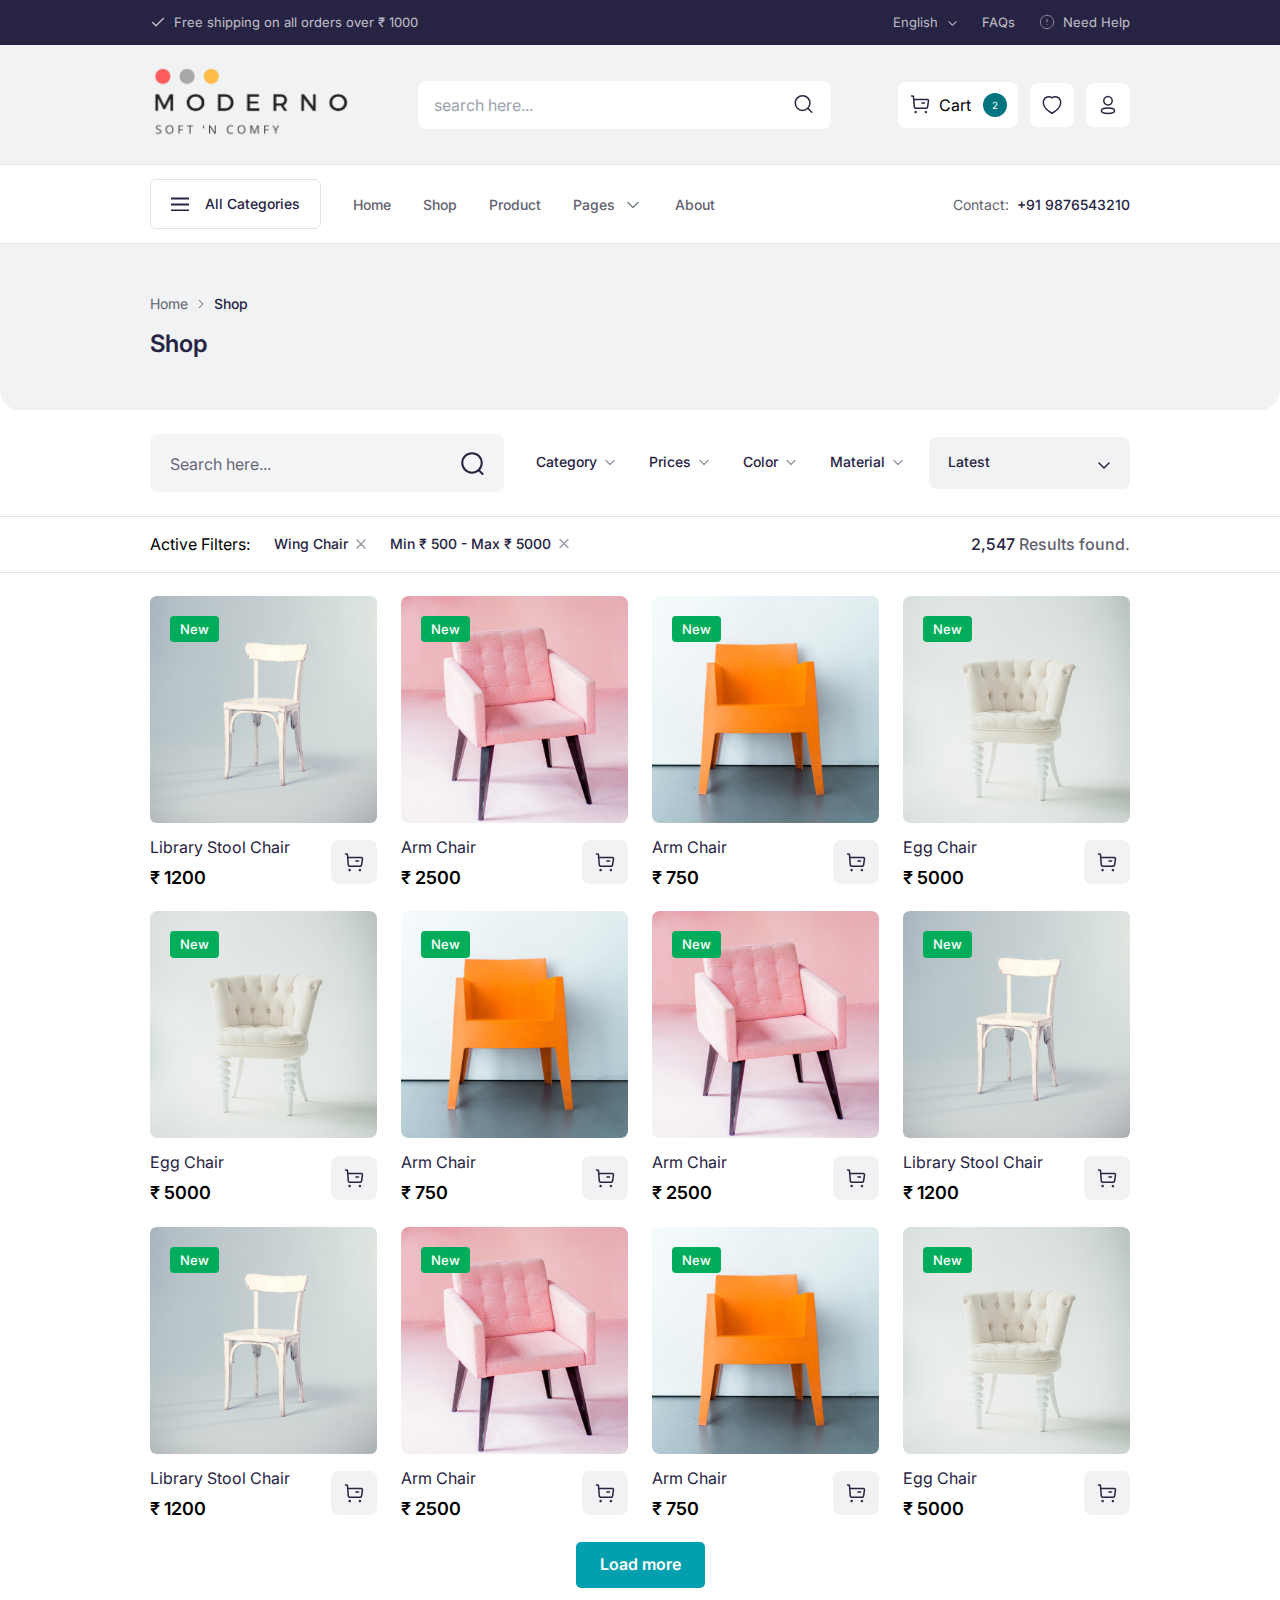
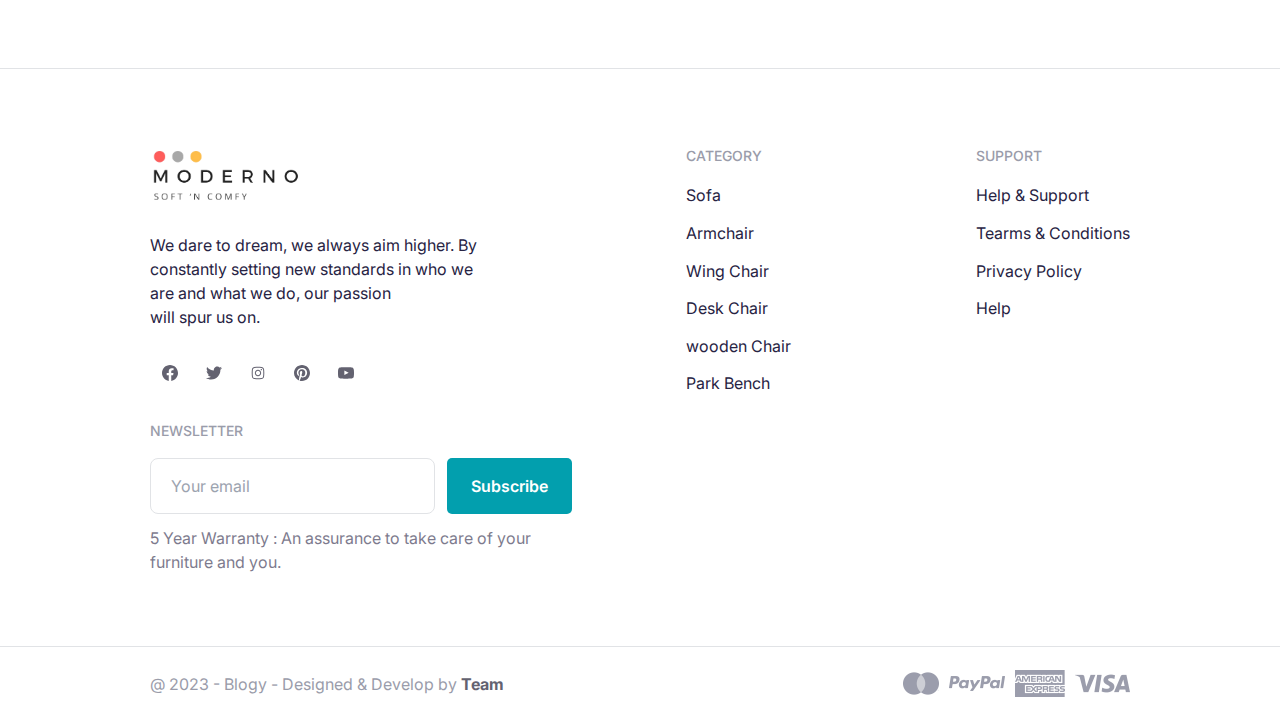
<file: Moderno/products.html>
<!DOCTYPE html>
<html lang="en">

<head>
    <meta charset="UTF-8">
    <meta http-equiv="X-UA-Compatible" content="IE=edge">
    <meta name="viewport" content="width=device-width, initial-scale=1.0">

    <title>Moderno</title>
    <link rel="icon" href="./public/assets/images/all-img/Soft.png" type="image/icon type">

    <!-- google fonts -->
    <link rel="preconnect" href="https://fonts.googleapis.com">
    <link rel="preconnect" href="https://fonts.gstatic.com" crossorigin>
    <link href="https://fonts.googleapis.com/css2?family=Inter:wght@300;400;500;600;700&display=swap" rel="stylesheet">

    <!-- css link here  -->
    <link rel="stylesheet" href="./public/assets/plugins/css/swipper.css">
    <link rel="stylesheet" href="./public/assets/plugins/css/select2.css">
    <link rel="stylesheet" href="./public/css/tailwind.css">
    <link rel="stylesheet" href="./public/css/styles.css">
    <link rel="stylesheet" href="./public/css/responsive.css">
</head>

<body class="font-display">
    <!-- header area start -->
    <header class="font-display">
        <div id="header-sticky" class="">
            <div class="top-header bg-secondary">
                <div class="container px-3 md:px-5 xl:px-0">
                    <div class="py-3.5 flex justify-center sm:justify-between">
                        <p class="sm:flex gap-2 items-center text-[13px] leading-[110%] text-white opacity-70 hidden">
                            <span>
                                <svg width="16" height="17" viewBox="0 0 16 17" fill="none" xmlns="http://www.w3.org/2000/svg">
                                    <path d="M13.3334 4.5L6.00002 11.8333L2.66669 8.5" stroke="white" stroke-width="1.5" stroke-linecap="round" stroke-linejoin="round" />
                                </svg>
                            </span>
                            <span>Free shipping on all orders over &#8377 1000</span>
                        </p>
                        <div>
                            <ul class="flex gap-6 items-center">
                                <li class="inline-flex items-center text-white-50 justify-center relative language">
                                    <select class="custom-select" name="state">
                                        <option value="AL">English</option>
                                        <option value="WY">Hindi</option>
                                    </select>
                                </li>
                                <li class="inline-flex items-center justify-center">
                                    <a href="#" class="inline-flex gap-2 items-center text-white opacity-70 text-[13px] leading-[130%]">FAQs</a>
                                </li>
                                <li class="inline-flex items-center justify-center">
                                    <a href="#" class="inline-flex gap-2 items-center text-white opacity-70 text-[13px] leading-[130%]">
                                        <span>
                                            <svg width="16" height="16" viewBox="0 0 16 16" fill="none" xmlns="http://www.w3.org/2000/svg">
                                                <g opacity="0.7" clip-path="url(#clip0_906_1673)">
                                                    <path d="M7.99992 14.6667C11.6818 14.6667 14.6666 11.6819 14.6666 8C14.6666 4.3181 11.6818 1.33333 7.99992 1.33333C4.31802 1.33333 1.33325 4.3181 1.33325 8C1.33325 11.6819 4.31802 14.6667 7.99992 14.6667Z" stroke="white" stroke-linecap="round" stroke-linejoin="round" />
                                                    <path d="M8 5.33333V8" stroke="white" stroke-linecap="round" stroke-linejoin="round" />
                                                    <path d="M8 10.6667H8.00615" stroke="white" stroke-linecap="round" stroke-linejoin="round" />
                                                </g>
                                                <defs>
                                                    <clipPath id="clip0_906_1673">
                                                        <rect width="16" height="16" fill="white" />
                                                    </clipPath>
                                                </defs>
                                            </svg>
                                        </span>
                                        <span>Need Help</span>
                                    </a>
                                </li>
                            </ul>
                        </div>
                    </div>
                </div>
            </div>
            <div class="main-header bg-grayscales-500 lg:border-none border-b border-grayscales-700">
                <div class="container px-3 md:px-5 xl:px-0">
                    <div class="flex justify-between items-center py-5">
                        <div>
                            <a href="index.html">
                                <img src="./public/assets/images/all-img/logo2.png" alt="" width="200px">
                            </a>
                        </div>
                        <div class="lg:max-w-[413px] lg:block hidden w-full">
                            <div class="relative">
                                <input type="text" id="search" placeholder="search here..." class="block w-full bg-white focus:outline-none border-0 px-4 py-3 rounded-lg focus:ring-2 ring-[#029FAE]">
                                <label for="search" class="absolute right-4 top-3">
                                    <svg width="23" height="22" viewBox="0 0 23 22" fill="none" xmlns="http://www.w3.org/2000/svg">
                                        <path d="M10.5833 17.4167C14.6334 17.4167 17.9167 14.1334 17.9167 10.0833C17.9167 6.03325 14.6334 2.75 10.5833 2.75C6.53325 2.75 3.25 6.03325 3.25 10.0833C3.25 14.1334 6.53325 17.4167 10.5833 17.4167Z" stroke="#272343" stroke-width="1.5" stroke-linecap="round" stroke-linejoin="round" />
                                        <path d="M19.75 19.25L15.7625 15.2625" stroke="#272343" stroke-width="1.5" stroke-linecap="round" stroke-linejoin="round" />
                                    </svg>
                                </label>
                            </div>
                        </div>
                        <div class="lg:block hidden">
                            <ul class="flex items-center gap-3">
                                <li class="relative">
                                    <a href="#" class="inline-flex gap-2 bg-white rounded-lg p-[11px]" id="addToCart">
                                        <span><svg width="22" height="22" viewBox="0 0 22 22" fill="none" xmlns="http://www.w3.org/2000/svg">
                                                <path d="M2.52087 2.97916L4.42754 3.30916L5.31029 13.8261C5.3442 14.2399 5.5329 14.6258 5.83873 14.9066C6.14457 15.1875 6.54506 15.3427 6.96029 15.3413H16.9611C17.3587 15.3418 17.7431 15.1986 18.0436 14.9383C18.344 14.6779 18.5404 14.3178 18.5965 13.9242L19.4673 7.91266C19.4905 7.75279 19.482 7.58991 19.4422 7.43333C19.4024 7.27675 19.3322 7.12955 19.2354 7.00015C19.1387 6.87074 19.0175 6.76167 18.8786 6.67917C18.7397 6.59667 18.5859 6.54235 18.426 6.51933C18.3673 6.51291 4.73371 6.50833 4.73371 6.50833" stroke="#272343" stroke-width="1.5" stroke-linecap="round" stroke-linejoin="round" />
                                                <path d="M12.948 9.89542H15.4899" stroke="#272343" stroke-width="1.5" stroke-linecap="round" stroke-linejoin="round" />
                                                <path fill-rule="evenodd" clip-rule="evenodd" d="M6.55786 18.5194C6.62508 18.5165 6.69219 18.5273 6.75515 18.551C6.81811 18.5748 6.87562 18.611 6.9242 18.6575C6.97279 18.7041 7.01145 18.76 7.03787 18.8219C7.06428 18.8837 7.0779 18.9503 7.0779 19.0176C7.0779 19.0849 7.06428 19.1515 7.03787 19.2134C7.01145 19.2753 6.97279 19.3312 6.9242 19.3777C6.87562 19.4243 6.81811 19.4605 6.75515 19.4842C6.69219 19.508 6.62508 19.5187 6.55786 19.5158C6.42942 19.5103 6.30808 19.4554 6.21914 19.3626C6.13021 19.2698 6.08057 19.1462 6.08057 19.0176C6.08057 18.8891 6.13021 18.7655 6.21914 18.6726C6.30808 18.5798 6.42942 18.5249 6.55786 18.5194Z" fill="#272343" stroke="#272343" stroke-width="1.5" stroke-linecap="round" stroke-linejoin="round" />
                                                <path fill-rule="evenodd" clip-rule="evenodd" d="M16.8988 18.5194C17.0312 18.5194 17.1583 18.5721 17.252 18.6657C17.3457 18.7594 17.3983 18.8865 17.3983 19.019C17.3983 19.1515 17.3457 19.2786 17.252 19.3723C17.1583 19.4659 17.0312 19.5186 16.8988 19.5186C16.7663 19.5186 16.6392 19.4659 16.5455 19.3723C16.4518 19.2786 16.3992 19.1515 16.3992 19.019C16.3992 18.8865 16.4518 18.7594 16.5455 18.6657C16.6392 18.5721 16.7663 18.5194 16.8988 18.5194Z" fill="#272343" stroke="#272343" stroke-width="1.5" stroke-linecap="round" stroke-linejoin="round" />
                                            </svg>
                                        </span>
                                        <span>Cart</span>
                                        <span class="bg-dark-accents text-white rounded-full py-[3px] px-[9px] ml-1 inline-flex justify-center items-center text-[10px] leading-[100%]">2</span>
                                    </a>
                                    <div class="cart-content">
                                        <ul class="p-6">
                                            <li class="pb-4">
                                                <div class="flex items-center justify-between">
                                                    <div class="flex items-center gap-1">
                                                        <div>
                                                            <img src="./public/assets/images/all-img/cart-01.png" alt="">
                                                        </div>
                                                        <div class="px-2">
                                                            <h2 class="text-gray-black"><span>Isolate Sofa Chair</span> <span class="text-[#636270]">x3</span></h2>
                                                            <p class="text-gray-black font-semibold mb-0">&#8377 12000</p>
                                                        </div>
                                                    </div>
                                                    <div>
                                                        <button class="hover:bg-[#F0F2F3] bg-transparent p-2 hover:text-gray-black rounded-full text-[#9A9CAA] transition-all duration-500">
                                                            <svg width="28" height="28" viewBox="0 0 28 28" fill="none" xmlns="http://www.w3.org/2000/svg">
                                                                <path d="M10 10L14 14M14 14L18 10M14 14L10 18M14 14L18 18" stroke="currentColor" stroke-width="1.5" stroke-linecap="round" stroke-linejoin="round" />
                                                            </svg>
                                                        </button>
                                                    </div>
                                                </div>
                                            </li>
                                            <li class="py-4">
                                                <div class="flex items-center justify-between">
                                                    <div class="flex items-center gap-1">
                                                        <div>
                                                            <img src="./public/assets/images/all-img/cart-02.png" alt="">
                                                        </div>
                                                        <div class="px-2">
                                                            <h2 class="text-gray-black"><span>Wing Chair</span> <span class="text-[#636270]">x5</span></h2>
                                                            <p class="text-gray-black font-semibold mb-0">&#8377 1500</p>
                                                        </div>
                                                    </div>
                                                    <div>
                                                        <button class="hover:bg-[#F0F2F3] bg-transparent p-2 hover:text-gray-black rounded-full text-[#9A9CAA] transition-all duration-500">
                                                            <svg width="28" height="28" viewBox="0 0 28 28" fill="none" xmlns="http://www.w3.org/2000/svg">
                                                                <path d="M10 10L14 14M14 14L18 10M14 14L10 18M14 14L18 18" stroke="currentColor" stroke-width="1.5" stroke-linecap="round" stroke-linejoin="round" />
                                                            </svg>
                                                        </button>
                                                    </div>
                                                </div>
                                            </li>
                                            <div class="flex justify-between items-center py-2 mb-4">
                                                <p class="text-[#636270] text-lg">2 Products</p>
                                                <p class="text-gray-black text-xl font-medium">&#8377 43500</p>
                                            </div>
                                            <div class="flex justify-between items-center">
                                                <a href="shopping-cart.html" class="btn-transparent">View Cart</a>
                                                <a href="checkout-shopping.html" class="btn-primary">Checkout</a>
                                            </div>
                                        </ul>
                                    </div>
                                </li>
                                <li class="inline-flex items-center justify-center">
                                    <a href="wishlist.html" class="bg-white text-gray-black hover:text-[#007580] rounded-lg p-[11px]">
                                        <svg width="22" height="22" viewBox="0 0 22 22" fill="none" xmlns="http://www.w3.org/2000/svg">
                                            <path fill-rule="evenodd" clip-rule="evenodd" d="M2.63262 10.6315C1.64903 7.56067 2.79762 4.05075 6.02245 3.01217C6.85867 2.74459 7.74676 2.68086 8.61262 2.82629C9.47849 2.97172 10.297 3.32208 10.9999 3.84817C12.3337 2.81692 14.2743 2.46858 15.9683 3.01217C19.1922 4.05075 20.349 7.56067 19.3664 10.6315C17.8355 15.499 10.9999 19.2482 10.9999 19.2482C10.9999 19.2482 4.21478 15.5558 2.63262 10.6315V10.6315Z" stroke="currentColor" stroke-width="1.5" stroke-linecap="round" stroke-linejoin="round" />
                                        </svg>
                                    </a>
                                </li>
                                <li class="relative">
                                    <button class="bg-white text-gray-black hover:text-[#007580] rounded-lg p-[11px] user-profile">
                                        <svg width="22" height="22" viewBox="0 0 22 22" fill="none" xmlns="http://www.w3.org/2000/svg">
                                            <path fill-rule="evenodd" clip-rule="evenodd" d="M10.9862 14.0672C7.44053 14.0672 4.4137 14.6034 4.4137 16.7503C4.4137 18.8971 7.42128 19.4526 10.9862 19.4526C14.5309 19.4526 17.5587 18.9154 17.5587 16.7695C17.5587 14.6236 14.5502 14.0672 10.9862 14.0672V14.0672Z" stroke="currentColor" stroke-width="1.5" stroke-linecap="round" stroke-linejoin="round" />
                                            <path fill-rule="evenodd" clip-rule="evenodd" d="M10.9862 11.0055C11.8195 11.0055 12.634 10.7584 13.3268 10.2955C14.0197 9.83255 14.5597 9.17457 14.8785 8.40475C15.1974 7.63492 15.2808 6.78783 15.1183 5.97058C14.9557 5.15334 14.5545 4.40266 13.9653 3.81346C13.3761 3.22426 12.6254 2.82301 11.8081 2.66045C10.9909 2.49789 10.1438 2.58132 9.37397 2.9002C8.60415 3.21907 7.94617 3.75906 7.48324 4.45188C7.02031 5.14471 6.77322 5.95925 6.77322 6.7925C6.76932 7.90581 7.20779 8.97508 7.99218 9.76515C8.77657 10.5552 9.84266 11.0014 10.956 11.0055H10.9862Z" stroke="currentColor" stroke-width="1.429" stroke-linecap="round" stroke-linejoin="round" />
                                        </svg>
                                    </button>
                                    <div class="profile-content">
                                        <ul class="py-3">
                                            <div class="px-3 shadow-[0px_1px_0px_#E1E3E6]">
                                                <li>
                                                    <a href="sign-in.html">Sign In</a>
                                                </li>
                                                <li>
                                                    <a href="sign-up.html">Create a Account</a>
                                                </li>
                                            </div>
                                            <div class="px-3 shadow-[0px_1px_0px_#E1E3E6]">
                                                <li>
                                                    <a href="account-setting.html">Account Settings</a>
                                                </li>
                                                <li>
                                                    <a href="order-history.html">Order History</a>
                                                </li>
                                            </div>
                                            <div class="px-3 shadow-[0px_1px_0px_#E1E3E6]">
                                                <li>
                                                    <a href="wishlist.html">Wishlist</a>
                                                </li>
                                                <li>
                                                    <a href="shopping-cart.html">Shopping Cart</a>
                                                </li>
                                            </div>
                                            <div class="px-3">
                                                <li>
                                                    <a href="#">Logout</a>
                                                </li>
                                            </div>
                                        </ul>
                                    </div>
                                </li>
                            </ul>
                        </div>
                        <div class="lg:hidden inline-block hamburger-btn" id="hamburger-btn">
                            <span></span>
                            <span></span>
                            <span></span>
                        </div>
                    </div>
                </div>
            </div>
        </div>
        <div class="bottom-header bg-white shadow-[0px_1px_0px_#E1E3E6] relative z-30 hidden lg:block">
            <div class="container px-3 md:px-5 xl:px-0">
                <div class="py-3.5 flex justify-between items-center">
                    <div class="flex gap-8 items-center">
                        <div class="relative">
                            <button class="max-h-12 inline-flex items-center justify-center gap-4 py-3.5 px-5 border border-grayscales-700 rounded-md custom-dropdown text-gray-black text-sm leading-4 font-medium font-display">
                                <span class="text-gray-black inline-flex">
                                    <svg width="18" height="14" viewBox="0 0 18 14" fill="none" xmlns="http://www.w3.org/2000/svg">
                                        <path d="M18 2.5H0V0.5H18V2.5Z" fill="currentColor" />
                                        <path d="M18 8.5H0V6.5H18V8.5Z" fill="currentColor" />
                                        <path d="M18 14.5H0V12.5H18V14.5Z" fill="currentColor" />
                                    </svg>
                                </span>
                                <span class="text-gray-black inline-flex">All Categories</span>
                            </button>
                            <div class="dropdown-content">
                                <ul class="p-3">
                                    <li>
                                        <a href="products.html">Wodden</a>
                                    </li>
                                    <li>
                                        <a href="products.html">Partex</a>
                                    </li>
                                    <li>
                                        <a href="products.html">Plywood</a>
                                    </li>
                                    <li>
                                        <a href="products.html">Segun</a>
                                    </li>
                                </ul>
                            </div>
                        </div>

                        <ul class="lg:flex gap-8 items-center hidden main-menu">
                            <li>
                                <a href="index.html">Home</a>
                            </li>
                            <li>
                                <a href="products.html">Shop</a>
                            </li>
                            <li>
                                <a href="product-details.html">Product</a>
                            </li>
                            <li class="relative">
                                <a href="javascript:void(0);" class="inline-flex gap-2 items-center">Pages
                                    <span>
                                    <img src="./public/assets/images/all-img/select-arrow.png" alt="">     
                                    </span>
                                </a>
                                <ul>
                                    <!-- <li>
                                        <a href="404.html">404</a>
                                    </li> -->
                                    <li>
                                        <a href="account-setting.html">Account Setting</a>
                                    </li>
                                    <li>
                                        <a href="sign-in.html">Sign In</a>
                                    </li>
                                    <li>
                                        <a href="sign-up.html">Sign Up</a>
                                    </li>
                                    <li>
                                        <a href="forget-password.html">Forget Password</a>
                                    </li>
                                    <li>
                                        <a href="change-password.html">Change Password</a>
                                    </li>
                                    <li>
                                        <a href="products.html">Product List</a>
                                    </li>
                                    <li>
                                        <a href="product-details.html">Product Details</a>
                                    </li>
                                    <li>
                                        <a href="shopping-cart.html">Shopping Cart</a>
                                    </li>
                                    <li>
                                        <a href="wishlist.html">Wishlist</a>
                                    </li>
                                    <li>
                                        <a href="checkout-billing.html">Checkout Billing</a>
                                    </li>
                                    <li>
                                        <a href="checkout-shopping.html">Checkout Shoping</a>
                                    </li>
                                </ul>
                            </li>
                            <li>
                                <a href="">About</a>
                            </li>
                        </ul>
                    </div>
                    <div>
                        <p class="text-grayscales-900 inline-flex gap-2 items-center text-sm font-display"><span>Contact:</span><span class="text-secondary font-medium">+91 9876543210</span></p>
                    </div>
                </div>
            </div>
        </div>
        <!-- Mobile Menu Area Start -->
        <div class="nav-menu" id="nav-menu">
            <div class="flex justify-between  items-center px-3 py-4 mb-4">
                <div>
                    <a href="#">
                        <img src="./public/assets/images/all-img/logo-sm.png" alt="">
                    </a>
                </div>
                <ul class="flex items-center gap-3">
                    <li>
                        <a href="#" class="inline-flex gap-2 bg-white rounded-lg p-[11px] relative">
                            <span>
                                <svg width="22" height="22" viewBox="0 0 22 22" fill="none" xmlns="http://www.w3.org/2000/svg">
                                    <path d="M2.52087 2.97916L4.42754 3.30916L5.31029 13.8261C5.3442 14.2399 5.5329 14.6258 5.83873 14.9066C6.14457 15.1875 6.54506 15.3427 6.96029 15.3413H16.9611C17.3587 15.3418 17.7431 15.1986 18.0436 14.9383C18.344 14.6779 18.5404 14.3178 18.5965 13.9242L19.4673 7.91266C19.4905 7.75279 19.482 7.58991 19.4422 7.43333C19.4024 7.27675 19.3322 7.12955 19.2354 7.00015C19.1387 6.87074 19.0175 6.76167 18.8786 6.67917C18.7397 6.59667 18.5859 6.54235 18.426 6.51933C18.3673 6.51291 4.73371 6.50833 4.73371 6.50833" stroke="#272343" stroke-width="1.5" stroke-linecap="round" stroke-linejoin="round" />
                                    <path d="M12.948 9.89542H15.4899" stroke="#272343" stroke-width="1.5" stroke-linecap="round" stroke-linejoin="round" />
                                    <path fill-rule="evenodd" clip-rule="evenodd" d="M6.55786 18.5194C6.62508 18.5165 6.69219 18.5273 6.75515 18.551C6.81811 18.5748 6.87562 18.611 6.9242 18.6575C6.97279 18.7041 7.01145 18.76 7.03787 18.8219C7.06428 18.8837 7.0779 18.9503 7.0779 19.0176C7.0779 19.0849 7.06428 19.1515 7.03787 19.2134C7.01145 19.2753 6.97279 19.3312 6.9242 19.3777C6.87562 19.4243 6.81811 19.4605 6.75515 19.4842C6.69219 19.508 6.62508 19.5187 6.55786 19.5158C6.42942 19.5103 6.30808 19.4554 6.21914 19.3626C6.13021 19.2698 6.08057 19.1462 6.08057 19.0176C6.08057 18.8891 6.13021 18.7655 6.21914 18.6726C6.30808 18.5798 6.42942 18.5249 6.55786 18.5194Z" fill="#272343" stroke="#272343" stroke-width="1.5" stroke-linecap="round" stroke-linejoin="round" />
                                    <path fill-rule="evenodd" clip-rule="evenodd" d="M16.8988 18.5194C17.0312 18.5194 17.1583 18.5721 17.252 18.6657C17.3457 18.7594 17.3983 18.8865 17.3983 19.019C17.3983 19.1515 17.3457 19.2786 17.252 19.3723C17.1583 19.4659 17.0312 19.5186 16.8988 19.5186C16.7663 19.5186 16.6392 19.4659 16.5455 19.3723C16.4518 19.2786 16.3992 19.1515 16.3992 19.019C16.3992 18.8865 16.4518 18.7594 16.5455 18.6657C16.6392 18.5721 16.7663 18.5194 16.8988 18.5194Z" fill="#272343" stroke="#272343" stroke-width="1.5" stroke-linecap="round" stroke-linejoin="round" />
                                </svg>
                            </span>
                            <span class="bg-dark-accents absolute -top-1 right-0 text-white rounded-full px-2 py-1.5 inline-flex justify-center items-center text-[10px] leading-[100%]">2</span>
                        </a>
                    </li>
                    <li>
                        <a href="#" class="bg-white text-gray-black flex hover:text-[#007580] rounded-lg p-[11px]">
                            <svg width="22" height="22" viewBox="0 0 22 22" fill="none" xmlns="http://www.w3.org/2000/svg">
                                <path fill-rule="evenodd" clip-rule="evenodd" d="M2.63262 10.6315C1.64903 7.56067 2.79762 4.05075 6.02245 3.01217C6.85867 2.74459 7.74676 2.68086 8.61262 2.82629C9.47849 2.97172 10.297 3.32208 10.9999 3.84817C12.3337 2.81692 14.2743 2.46858 15.9683 3.01217C19.1922 4.05075 20.349 7.56067 19.3664 10.6315C17.8355 15.499 10.9999 19.2482 10.9999 19.2482C10.9999 19.2482 4.21478 15.5558 2.63262 10.6315V10.6315Z" stroke="currentColor" stroke-width="1.5" stroke-linecap="round" stroke-linejoin="round" />
                            </svg>
                        </a>
                    </li>
                    <li class="relative">
                        <button class="bg-white text-gray-black hover:text-[#007580] rounded-lg p-[11px] user-profile">
                            <svg width="22" height="22" viewBox="0 0 22 22" fill="none" xmlns="http://www.w3.org/2000/svg">
                                <path fill-rule="evenodd" clip-rule="evenodd" d="M10.9862 14.0672C7.44053 14.0672 4.4137 14.6034 4.4137 16.7503C4.4137 18.8971 7.42128 19.4526 10.9862 19.4526C14.5309 19.4526 17.5587 18.9154 17.5587 16.7695C17.5587 14.6236 14.5502 14.0672 10.9862 14.0672V14.0672Z" stroke="currentColor" stroke-width="1.5" stroke-linecap="round" stroke-linejoin="round" />
                                <path fill-rule="evenodd" clip-rule="evenodd" d="M10.9862 11.0055C11.8195 11.0055 12.634 10.7584 13.3268 10.2955C14.0197 9.83255 14.5597 9.17457 14.8785 8.40475C15.1974 7.63492 15.2808 6.78783 15.1183 5.97058C14.9557 5.15334 14.5545 4.40266 13.9653 3.81346C13.3761 3.22426 12.6254 2.82301 11.8081 2.66045C10.9909 2.49789 10.1438 2.58132 9.37397 2.9002C8.60415 3.21907 7.94617 3.75906 7.48324 4.45188C7.02031 5.14471 6.77322 5.95925 6.77322 6.7925C6.76932 7.90581 7.20779 8.97508 7.99218 9.76515C8.77657 10.5552 9.84266 11.0014 10.956 11.0055H10.9862Z" stroke="currentColor" stroke-width="1.429" stroke-linecap="round" stroke-linejoin="round" />
                            </svg>
                        </button>
                        <div class="profile-content">
                            <ul>
                                <li>
                                    <a href="products.html">Wodden</a>
                                </li>
                                <li>
                                    <a href="products.html">Partex</a>
                                </li>
                                <li>
                                    <a href="products.html">Plywood</a>
                                </li>
                                <li>
                                    <a href="products.html">Segun</a>
                                </li>
                            </ul>
                        </div>
                    </li>
                    <li>
                        <span class="hamburger-btn-close bg-[#F7F7F9] text-black w-[44px] h-[44px] rounded-full flex items-center justify-center" id="hamburger-btn-close">
                            <svg width="12" height="12" viewBox="0 0 12 12" fill="none" xmlns="http://www.w3.org/2000/svg">
                                <path d="M11 1L1 11" stroke="currentColor" stroke-width="1.5" stroke-linecap="round" stroke-linejoin="round"></path>
                                <path d="M1 1L11 11" stroke="currentColor" stroke-width="1.5" stroke-linecap="round" stroke-linejoin="round"></path>
                            </svg>
                        </span>
                    </li>
                </ul>
            </div>
            <div class="px-3 mb-4">
                <div class="lg:max-w-[413px] w-full">
                    <div class="relative">
                        <input type="text" placeholder="search here..." class="block w-full bg-grayscales-500 focus:outline-none border-0 px-4 py-3 rounded-lg">
                        <span class="absolute right-4 top-3">
                            <svg width="23" height="22" viewBox="0 0 23 22" fill="none" xmlns="http://www.w3.org/2000/svg">
                                <path d="M10.5833 17.4167C14.6334 17.4167 17.9167 14.1334 17.9167 10.0833C17.9167 6.03325 14.6334 2.75 10.5833 2.75C6.53325 2.75 3.25 6.03325 3.25 10.0833C3.25 14.1334 6.53325 17.4167 10.5833 17.4167Z" stroke="#272343" stroke-width="1.5" stroke-linecap="round" stroke-linejoin="round" />
                                <path d="M19.75 19.25L15.7625 15.2625" stroke="#272343" stroke-width="1.5" stroke-linecap="round" stroke-linejoin="round" />
                            </svg>
                        </span>
                    </div>
                </div>
            </div>
            <!-- menu -->
            <div>
                <nav class="tabs flex flex-row">
                    <button data-target="panel-1" class="tab rounded-none w-1/2 active text-gray-600 py-4 px-6 block hover:text-blue-500 focus:outline-none text-blue-500 border-b-2 font-medium border-blue-500">
                        Menu
                    </button>
                    <button data-target="panel-2" class="tab rounded-none w-1/2 ext-gray-600 py-4 px-6 block hover:text-blue-500 focus:outline-none border-b-2 font-medium border-blue-500">
                        Categories
                    </button>
                </nav>
            </div>

            <div id="panels">
                <div class="panel-1 tab-content active">
                    <ul class="flex flex-col items-center">
                        <li class="w-full block">
                            <a href="" class="border-b border-[#029FAE] block px-3 py-2">Home</a>
                        </li>
                        <li class="w-full block">
                            <a href="" class="border-b border-[#029FAE] block px-3 py-2">Shop</a>
                        </li>
                        <li class="w-full block">
                            <a href="" class="border-b border-[#029FAE] block px-3 py-2">Product</a>
                        </li>
                        <li class="w-full block">
                            <a href="" class="border-b border-[#029FAE] block px-3 py-2">Pages</a>
                        </li>
                        <li class="w-full block">
                            <a href="" class="border-b border-[#029FAE] block px-3 py-2">About</a>
                        </li>
                    </ul>
                </div>
                <div class="panel-2 tab-content py-5">
                    <ul>
                        <li>
                            <a href="products.html" class="border-b border-[#029FAE] block px-3 py-2">Wodden</a>
                        </li>
                        <li>
                            <a href="products.html" class="border-b border-[#029FAE] block px-3 py-2">Partex</a>
                        </li>
                        <li>
                            <a href="products.html" class="border-b border-[#029FAE] block px-3 py-2">Plywood</a>
                        </li>
                        <li>
                            <a href="products.html" class="border-b border-[#029FAE] block px-3 py-2">Segun</a>
                        </li>
                    </ul>
                </div>
            </div>
        </div>
        <!-- Mobile Menu Area End -->
        <div class="overlay" id="overlay"></div>
    </header>
    <!-- header area end -->

    <!-- Breadcrumb Start -->
    <div class="breadcrumb">
        <div class="container px-3 md:px-5 xl:px-0">
            <div class="flex items-center gap-1 py-[1.5px]">
                <a href="#" class="text-[14px] font-normal leading-[110%] text-dark-gray">Home</a>

                <svg width="18" height="18" viewBox="0 0 18 18" fill="none" xmlns="http://www.w3.org/2000/svg">
                    <path d="M7.125 5.25L10.875 9L7.125 12.75" stroke="#636270" stroke-linecap="round" stroke-linejoin="round" />
                </svg>

                <span class="text-[14px] font-medium leading-[110%] font-display text-gray-black inline-block">Shop</span>
            </div>

            <h2 class="pt-[13.5px] text-2xl font-semibold text-gray-black font-display">Shop</h2>
        </div>
    </div>
    <!-- Breadcrumb End -->

    <!-- product List Start -->
    <section class="">
        <div class="container px-3 md:px-5 xl:px-0">
            <div class="product-list py-6">
                <div class="product-filter flex flex-col lg:flex-row gap-y-4 gap-x-6 lg:justify-between items-center">
                    <div class="relative xl:w-[536px] w-full">
                        <input type="text" name="" id="search2" class="input-box2 bg-[#F0F2F3] px-5 py-[18px] rounded-lg focus:outline-none focus:ring-2 ring-[#029FAE] focus:bg-white transition duration-300 ease-in-out block w-full" placeholder="Search here...">
                        <label for="search2" class="absolute top-[18px] right-5">
                            <svg width="23" height="23" viewBox="0 0 23 23" fill="none" xmlns="http://www.w3.org/2000/svg">
                                <path d="M10.9881 20.6428C16.3663 20.6428 20.7262 16.2829 20.7262 10.9047C20.7262 5.52655 16.3663 1.16666 10.9881 1.16666C5.60989 1.16666 1.25 5.52655 1.25 10.9047C1.25 16.2829 5.60989 20.6428 10.9881 20.6428Z" stroke="#272343" stroke-width="2" stroke-linecap="round" stroke-linejoin="round" />
                                <path d="M17.76 18.1826L21.5777 21.9905" stroke="#272343" stroke-width="2" stroke-linecap="round" stroke-linejoin="round" />
                            </svg>
                        </label>
                    </div>
                    <div class="product-filter-menu">
                        <div class="w-full">
                            <ul class="flex flex-col md:flex-row justify-center gap-6 items-center">
                                <li class="inline-flex items-center justify-center category">
                                    <select class="custom-select2 relative" name="category">
                                        <option value="" disabled selected>Category</option>
                                        <option value="">All <span>(7234)</span></option>
                                        <option value="">Sofa <span>(143)</span></option>
                                        <option value="">Armchair <span>(143)</span></option>
                                        <option value="">Wing Chair <span>(143)</span></option>
                                        <option value="">Wooden Chair <span>(143)</span></option>
                                        <option value="">Park Bench <span>(143)</span></option>
                                    </select>
                                </li>

                                <li class="inline-flex items-center justify-center price">
                                    <select class="custom-select3" name="prices">
                                        <option value="" disabled selected>Prices</option>
                                        <option value="">all</option>
                                        <option value="">$0 - $100</option>
                                        <option value="">$100 - $300</option>
                                        <option value="">$300 - $500</option>
                                        <option value="">$500 - $700</option>
                                        <option value="">$700 - $900</option>
                                        <option value="">$900 - $1,000</option>
                                        <option value="">Max $1,000</option>
                                        <option value="">Min $1,000</option>
                                    </select>
                                </li>

                                <li class="inline-flex items-center justify-center color">
                                    <select class="custom-select4" name="color">
                                        <option value="" disabled selected>Color</option>
                                        <option value="">White</option>
                                        <option value="">Gray</option>
                                        <option value="">Black</option>
                                        <option value="">Brown</option>
                                        <option value="">Peach</option>
                                        <option value="">Grean</option>
                                    </select>
                                </li>

                                <li class="inline-flex items-center justify-center material">
                                    <select class="custom-select5" name="material">
                                        <option value="" disabled selected>Material</option>
                                        <option value="">Wooden</option>
                                        <option value="">Plywood</option>
                                    </select>
                                </li>
                                <li class="latest font-display">
                                    <select class="custom-select6" name="latest">
                                        <option value="" selected>Latest</option>
                                        <option value="">Classic</option>
                                        <option value="">Popular</option>
                                    </select>
                                </li>
                            </ul>
                        </div>
                    </div>
                </div>
            </div>
        </div>

        <div class="filter-history py-4 shadow-[inset_0px_1px_0px_#E1E3E6]">
            <div class="container px-3 md:px-5 xl:px-0">
                <div class="filter-history-list flex flex-wrap gap-y-4 justify-between items-center">

                    <div class="filter-activety flex flex-wrap gap-y-2 items-center gap-x-6">
                        <p>Active Filters:</p>
                        <p class="text-[#272343] inline-flex items-center gap-2 font-display font-medium text-[14px] leading-[130%]">
                            <span>Wing Chair</span>
                            <span class="hover:text-[#272343] text-[#9A9CAA] cursor-pointer" onclick="dismiss(this);">
                                <svg width="10" height="10" viewBox="0 0 10 10" fill="none" xmlns="http://www.w3.org/2000/svg">
                                    <path d="M1 1L5.00003 5M5.00003 5L9 1M5.00003 5L1 9M5.00003 5L9 9" stroke="currentColor" stroke-width="1.5" stroke-linecap="round" stroke-linejoin="round" />
                                </svg>
                            </span>
                        </p>
                        <p class="text-[#272343] font-display inline-flex items-center gap-2 font-medium text-[14px] leading-[130%]">
                            <span>Min &#8377 500 - Max &#8377 5000</span>
                            <span class="hover:text-[#272343] text-[#9A9CAA] cursor-pointer" onclick="dismiss(this);">
                                <svg width="10" height="11" viewBox="0 0 10 11" fill="none" xmlns="http://www.w3.org/2000/svg">
                                    <path d="M1 1.5L5.00003 5.5M5.00003 5.5L9 1.5M5.00003 5.5L1 9.5M5.00003 5.5L9 9.5" stroke="currentColor" stroke-width="1.5" stroke-linecap="round" stroke-linejoin="round" />
                                </svg>
                            </span>
                        </p>
                    </div>

                    <div class="filter-result flex gap-1 items-center">
                        <h2 class="text-[#272343] text-[16px] font-medium font-display">2,547</h2>
                        <p class="text-[#636270] text-[16px] font-medium font-display">Results found.</p>
                    </div>
                </div>
            </div>

        </div>

        <div class="product-list-area shadow-[inset_0px_1px_0px_#E1E3E6]">
            <div class="container px-3 md:px-5 xl:px-0">
                <div class="products-wrapper py-6 xl:grid-cols-4 sm:grid-cols-2 md:grid-cols-3 grid grid-cols-1 gap-6">
                    <div class="product-card">
                        <a href="product-details.html">
                            <div class="product-thumb">
                                <img src="./public/assets/images/all-img/f-product-01.png" alt="">
                                <span class="badge new">New</span>
                            </div>
                            <div class="product-info">
                                <div>
                                    <h2 class="product-name">Library Stool Chair</h2>
                                    <h3 class="product-price">&#8377 1200</h3>
                                </div>
                                <div>
                                    <button class="cart-icon">
                                        <svg width="22" height="22" viewBox="0 0 22 22" fill="none" xmlns="http://www.w3.org/2000/svg">
                                            <path d="M2.52081 2.97913L4.42748 3.30913L5.31023 13.826C5.34414 14.2399 5.53284 14.6257 5.83867 14.9066C6.14451 15.1875 6.545 15.3427 6.96023 15.3413H16.9611C17.3586 15.3417 17.743 15.1986 18.0435 14.9382C18.344 14.6778 18.5403 14.3177 18.5964 13.9241L19.4672 7.91263C19.4904 7.75275 19.4819 7.58987 19.4421 7.43329C19.4023 7.27671 19.3321 7.12951 19.2354 7.00011C19.1387 6.8707 19.0174 6.76163 18.8785 6.67913C18.7396 6.59663 18.5858 6.54231 18.4259 6.51929C18.3672 6.51288 4.73365 6.50829 4.73365 6.50829" stroke="currentColor" stroke-width="1.5" stroke-linecap="round" stroke-linejoin="round" />
                                            <path d="M12.9479 9.89539H15.4898" stroke="currentColor" stroke-width="1.5" stroke-linecap="round" stroke-linejoin="round" />
                                            <path fill-rule="evenodd" clip-rule="evenodd" d="M6.5578 18.5194C6.62502 18.5165 6.69213 18.5272 6.75509 18.551C6.81805 18.5747 6.87556 18.611 6.92414 18.6575C6.97273 18.704 7.01139 18.7599 7.03781 18.8218C7.06422 18.8837 7.07784 18.9503 7.07784 19.0176C7.07784 19.0849 7.06422 19.1515 7.03781 19.2133C7.01139 19.2752 6.97273 19.3311 6.92414 19.3777C6.87556 19.4242 6.81805 19.4605 6.75509 19.4842C6.69213 19.5079 6.62502 19.5187 6.5578 19.5158C6.42936 19.5103 6.30801 19.4554 6.21908 19.3626C6.13015 19.2697 6.08051 19.1461 6.08051 19.0176C6.08051 18.889 6.13015 18.7654 6.21908 18.6726C6.30801 18.5798 6.42936 18.5249 6.5578 18.5194Z" fill="#272343" stroke="currentColor" stroke-width="1.5" stroke-linecap="round" stroke-linejoin="round" />
                                            <path fill-rule="evenodd" clip-rule="evenodd" d="M16.8988 18.5194C17.0312 18.5194 17.1583 18.572 17.252 18.6657C17.3457 18.7594 17.3983 18.8865 17.3983 19.019C17.3983 19.1515 17.3457 19.2786 17.252 19.3723C17.1583 19.4659 17.0312 19.5186 16.8988 19.5186C16.7663 19.5186 16.6392 19.4659 16.5455 19.3723C16.4518 19.2786 16.3992 19.1515 16.3992 19.019C16.3992 18.8865 16.4518 18.7594 16.5455 18.6657C16.6392 18.572 16.7663 18.5194 16.8988 18.5194Z" fill="#272343" stroke="currentColor" stroke-width="1.5" stroke-linecap="round" stroke-linejoin="round" />
                                        </svg>
                                    </button>
                                </div>
                            </div>
                        </a>
                        <a href="wishlist.html" class="heart-icon">
                            <svg width="22" height="22" viewBox="0 0 22 22" fill="none" xmlns="http://www.w3.org/2000/svg">
                                <path fill-rule="evenodd" clip-rule="evenodd" d="M2.63268 10.6315C1.64909 7.56068 2.79768 4.05077 6.02251 3.01218C6.85874 2.74461 7.74682 2.68088 8.61268 2.8263C9.47855 2.97173 10.2971 3.3221 11 3.84818C12.3338 2.81693 14.2743 2.4686 15.9683 3.01218C19.1923 4.05077 20.3491 7.56068 19.3664 10.6315C17.8356 15.499 11 19.2482 11 19.2482C11 19.2482 4.21484 15.5558 2.63268 10.6315V10.6315Z" stroke="#272343" stroke-width="1.5" stroke-linecap="round" stroke-linejoin="round" />
                            </svg>
                        </a>
                    </div>
                    <div class="product-card">
                        <a href="product-details.html">
                            <div class="product-thumb">
                                <img src="./public/assets/images/all-img/f-product-02.png" alt="">
                                <span class="badge new">New</span>
                            </div>
                            <div class="product-info">
                                <div>
                                    <h2 class="product-name">Arm Chair</h2>
                                    <h3 class="product-price">&#8377 2500</h3>
                                </div>
                                <div>
                                    <button class="cart-icon">
                                        <svg width="22" height="22" viewBox="0 0 22 22" fill="none" xmlns="http://www.w3.org/2000/svg">
                                            <path d="M2.52081 2.97913L4.42748 3.30913L5.31023 13.826C5.34414 14.2399 5.53284 14.6257 5.83867 14.9066C6.14451 15.1875 6.545 15.3427 6.96023 15.3413H16.9611C17.3586 15.3417 17.743 15.1986 18.0435 14.9382C18.344 14.6778 18.5403 14.3177 18.5964 13.9241L19.4672 7.91263C19.4904 7.75275 19.4819 7.58987 19.4421 7.43329C19.4023 7.27671 19.3321 7.12951 19.2354 7.00011C19.1387 6.8707 19.0174 6.76163 18.8785 6.67913C18.7396 6.59663 18.5858 6.54231 18.4259 6.51929C18.3672 6.51288 4.73365 6.50829 4.73365 6.50829" stroke="currentColor" stroke-width="1.5" stroke-linecap="round" stroke-linejoin="round" />
                                            <path d="M12.9479 9.89539H15.4898" stroke="currentColor" stroke-width="1.5" stroke-linecap="round" stroke-linejoin="round" />
                                            <path fill-rule="evenodd" clip-rule="evenodd" d="M6.5578 18.5194C6.62502 18.5165 6.69213 18.5272 6.75509 18.551C6.81805 18.5747 6.87556 18.611 6.92414 18.6575C6.97273 18.704 7.01139 18.7599 7.03781 18.8218C7.06422 18.8837 7.07784 18.9503 7.07784 19.0176C7.07784 19.0849 7.06422 19.1515 7.03781 19.2133C7.01139 19.2752 6.97273 19.3311 6.92414 19.3777C6.87556 19.4242 6.81805 19.4605 6.75509 19.4842C6.69213 19.5079 6.62502 19.5187 6.5578 19.5158C6.42936 19.5103 6.30801 19.4554 6.21908 19.3626C6.13015 19.2697 6.08051 19.1461 6.08051 19.0176C6.08051 18.889 6.13015 18.7654 6.21908 18.6726C6.30801 18.5798 6.42936 18.5249 6.5578 18.5194Z" fill="#272343" stroke="currentColor" stroke-width="1.5" stroke-linecap="round" stroke-linejoin="round" />
                                            <path fill-rule="evenodd" clip-rule="evenodd" d="M16.8988 18.5194C17.0312 18.5194 17.1583 18.572 17.252 18.6657C17.3457 18.7594 17.3983 18.8865 17.3983 19.019C17.3983 19.1515 17.3457 19.2786 17.252 19.3723C17.1583 19.4659 17.0312 19.5186 16.8988 19.5186C16.7663 19.5186 16.6392 19.4659 16.5455 19.3723C16.4518 19.2786 16.3992 19.1515 16.3992 19.019C16.3992 18.8865 16.4518 18.7594 16.5455 18.6657C16.6392 18.572 16.7663 18.5194 16.8988 18.5194Z" fill="#272343" stroke="currentColor" stroke-width="1.5" stroke-linecap="round" stroke-linejoin="round" />
                                        </svg>
                                    </button>
                                </div>
                            </div>
                        </a>
                        <a href="wishlist.html" class="heart-icon">
                            <svg width="22" height="22" viewBox="0 0 22 22" fill="none" xmlns="http://www.w3.org/2000/svg">
                                <path fill-rule="evenodd" clip-rule="evenodd" d="M2.63268 10.6315C1.64909 7.56068 2.79768 4.05077 6.02251 3.01218C6.85874 2.74461 7.74682 2.68088 8.61268 2.8263C9.47855 2.97173 10.2971 3.3221 11 3.84818C12.3338 2.81693 14.2743 2.4686 15.9683 3.01218C19.1923 4.05077 20.3491 7.56068 19.3664 10.6315C17.8356 15.499 11 19.2482 11 19.2482C11 19.2482 4.21484 15.5558 2.63268 10.6315V10.6315Z" stroke="#272343" stroke-width="1.5" stroke-linecap="round" stroke-linejoin="round" />
                            </svg>
                        </a>
                    </div>
                    <div class="product-card">
                        <a href="product-details.html">
                            <div class="product-thumb">
                                <img src="./public/assets/images/all-img/f-product-03.png" alt="">
                                <span class="badge new">New</span>
                            </div>
                            <div class="product-info">
                                <div>
                                    <h2 class="product-name">Arm Chair</h2>
                                    <h3 class="product-price">&#8377 750</h3>
                                </div>
                                <div>
                                    <button class="cart-icon">
                                        <svg width="22" height="22" viewBox="0 0 22 22" fill="none" xmlns="http://www.w3.org/2000/svg">
                                            <path d="M2.52081 2.97913L4.42748 3.30913L5.31023 13.826C5.34414 14.2399 5.53284 14.6257 5.83867 14.9066C6.14451 15.1875 6.545 15.3427 6.96023 15.3413H16.9611C17.3586 15.3417 17.743 15.1986 18.0435 14.9382C18.344 14.6778 18.5403 14.3177 18.5964 13.9241L19.4672 7.91263C19.4904 7.75275 19.4819 7.58987 19.4421 7.43329C19.4023 7.27671 19.3321 7.12951 19.2354 7.00011C19.1387 6.8707 19.0174 6.76163 18.8785 6.67913C18.7396 6.59663 18.5858 6.54231 18.4259 6.51929C18.3672 6.51288 4.73365 6.50829 4.73365 6.50829" stroke="currentColor" stroke-width="1.5" stroke-linecap="round" stroke-linejoin="round" />
                                            <path d="M12.9479 9.89539H15.4898" stroke="currentColor" stroke-width="1.5" stroke-linecap="round" stroke-linejoin="round" />
                                            <path fill-rule="evenodd" clip-rule="evenodd" d="M6.5578 18.5194C6.62502 18.5165 6.69213 18.5272 6.75509 18.551C6.81805 18.5747 6.87556 18.611 6.92414 18.6575C6.97273 18.704 7.01139 18.7599 7.03781 18.8218C7.06422 18.8837 7.07784 18.9503 7.07784 19.0176C7.07784 19.0849 7.06422 19.1515 7.03781 19.2133C7.01139 19.2752 6.97273 19.3311 6.92414 19.3777C6.87556 19.4242 6.81805 19.4605 6.75509 19.4842C6.69213 19.5079 6.62502 19.5187 6.5578 19.5158C6.42936 19.5103 6.30801 19.4554 6.21908 19.3626C6.13015 19.2697 6.08051 19.1461 6.08051 19.0176C6.08051 18.889 6.13015 18.7654 6.21908 18.6726C6.30801 18.5798 6.42936 18.5249 6.5578 18.5194Z" fill="#272343" stroke="currentColor" stroke-width="1.5" stroke-linecap="round" stroke-linejoin="round" />
                                            <path fill-rule="evenodd" clip-rule="evenodd" d="M16.8988 18.5194C17.0312 18.5194 17.1583 18.572 17.252 18.6657C17.3457 18.7594 17.3983 18.8865 17.3983 19.019C17.3983 19.1515 17.3457 19.2786 17.252 19.3723C17.1583 19.4659 17.0312 19.5186 16.8988 19.5186C16.7663 19.5186 16.6392 19.4659 16.5455 19.3723C16.4518 19.2786 16.3992 19.1515 16.3992 19.019C16.3992 18.8865 16.4518 18.7594 16.5455 18.6657C16.6392 18.572 16.7663 18.5194 16.8988 18.5194Z" fill="#272343" stroke="currentColor" stroke-width="1.5" stroke-linecap="round" stroke-linejoin="round" />
                                        </svg>
                                    </button>
                                </div>
                            </div>
                        </a>
                        <a href="wishlist.html" class="heart-icon">
                            <svg width="22" height="22" viewBox="0 0 22 22" fill="none" xmlns="http://www.w3.org/2000/svg">
                                <path fill-rule="evenodd" clip-rule="evenodd" d="M2.63268 10.6315C1.64909 7.56068 2.79768 4.05077 6.02251 3.01218C6.85874 2.74461 7.74682 2.68088 8.61268 2.8263C9.47855 2.97173 10.2971 3.3221 11 3.84818C12.3338 2.81693 14.2743 2.4686 15.9683 3.01218C19.1923 4.05077 20.3491 7.56068 19.3664 10.6315C17.8356 15.499 11 19.2482 11 19.2482C11 19.2482 4.21484 15.5558 2.63268 10.6315V10.6315Z" stroke="#272343" stroke-width="1.5" stroke-linecap="round" stroke-linejoin="round" />
                            </svg>
                        </a>
                    </div>
                    <div class="product-card">
                        <a href="product-details.html">
                            <div class="product-thumb">
                                <img src="./public/assets/images/all-img/f-product-04.png" alt="">
                                <span class="badge new">New</span>
                            </div>
                            <div class="product-info">
                                <div>
                                    <h2 class="product-name">Egg Chair</h2>
                                    <h3 class="product-price">&#8377 5000</h3>
                                </div>
                                <div>
                                    <button class="cart-icon">
                                        <svg width="22" height="22" viewBox="0 0 22 22" fill="none" xmlns="http://www.w3.org/2000/svg">
                                            <path d="M2.52081 2.97913L4.42748 3.30913L5.31023 13.826C5.34414 14.2399 5.53284 14.6257 5.83867 14.9066C6.14451 15.1875 6.545 15.3427 6.96023 15.3413H16.9611C17.3586 15.3417 17.743 15.1986 18.0435 14.9382C18.344 14.6778 18.5403 14.3177 18.5964 13.9241L19.4672 7.91263C19.4904 7.75275 19.4819 7.58987 19.4421 7.43329C19.4023 7.27671 19.3321 7.12951 19.2354 7.00011C19.1387 6.8707 19.0174 6.76163 18.8785 6.67913C18.7396 6.59663 18.5858 6.54231 18.4259 6.51929C18.3672 6.51288 4.73365 6.50829 4.73365 6.50829" stroke="currentColor" stroke-width="1.5" stroke-linecap="round" stroke-linejoin="round" />
                                            <path d="M12.9479 9.89539H15.4898" stroke="currentColor" stroke-width="1.5" stroke-linecap="round" stroke-linejoin="round" />
                                            <path fill-rule="evenodd" clip-rule="evenodd" d="M6.5578 18.5194C6.62502 18.5165 6.69213 18.5272 6.75509 18.551C6.81805 18.5747 6.87556 18.611 6.92414 18.6575C6.97273 18.704 7.01139 18.7599 7.03781 18.8218C7.06422 18.8837 7.07784 18.9503 7.07784 19.0176C7.07784 19.0849 7.06422 19.1515 7.03781 19.2133C7.01139 19.2752 6.97273 19.3311 6.92414 19.3777C6.87556 19.4242 6.81805 19.4605 6.75509 19.4842C6.69213 19.5079 6.62502 19.5187 6.5578 19.5158C6.42936 19.5103 6.30801 19.4554 6.21908 19.3626C6.13015 19.2697 6.08051 19.1461 6.08051 19.0176C6.08051 18.889 6.13015 18.7654 6.21908 18.6726C6.30801 18.5798 6.42936 18.5249 6.5578 18.5194Z" fill="#272343" stroke="currentColor" stroke-width="1.5" stroke-linecap="round" stroke-linejoin="round" />
                                            <path fill-rule="evenodd" clip-rule="evenodd" d="M16.8988 18.5194C17.0312 18.5194 17.1583 18.572 17.252 18.6657C17.3457 18.7594 17.3983 18.8865 17.3983 19.019C17.3983 19.1515 17.3457 19.2786 17.252 19.3723C17.1583 19.4659 17.0312 19.5186 16.8988 19.5186C16.7663 19.5186 16.6392 19.4659 16.5455 19.3723C16.4518 19.2786 16.3992 19.1515 16.3992 19.019C16.3992 18.8865 16.4518 18.7594 16.5455 18.6657C16.6392 18.572 16.7663 18.5194 16.8988 18.5194Z" fill="#272343" stroke="currentColor" stroke-width="1.5" stroke-linecap="round" stroke-linejoin="round" />
                                        </svg>
                                    </button>
                                </div>
                            </div>
                        </a>
                        <a href="wishlist.html" class="heart-icon">
                            <svg width="22" height="22" viewBox="0 0 22 22" fill="none" xmlns="http://www.w3.org/2000/svg">
                                <path fill-rule="evenodd" clip-rule="evenodd" d="M2.63268 10.6315C1.64909 7.56068 2.79768 4.05077 6.02251 3.01218C6.85874 2.74461 7.74682 2.68088 8.61268 2.8263C9.47855 2.97173 10.2971 3.3221 11 3.84818C12.3338 2.81693 14.2743 2.4686 15.9683 3.01218C19.1923 4.05077 20.3491 7.56068 19.3664 10.6315C17.8356 15.499 11 19.2482 11 19.2482C11 19.2482 4.21484 15.5558 2.63268 10.6315V10.6315Z" stroke="#272343" stroke-width="1.5" stroke-linecap="round" stroke-linejoin="round" />
                            </svg>
                        </a>
                    </div>
                    <div class="product-card">
                        <a href="product-details.html">
                            <div class="product-thumb">
                                <img src="./public/assets/images/all-img/f-product-04.png" alt="">
                                <span class="badge new">New</span>
                            </div>
                            <div class="product-info">
                                <div>
                                    <h2 class="product-name">Egg Chair</h2>
                                    <h3 class="product-price">&#8377 5000</h3>
                                </div>
                                <div>
                                    <button class="cart-icon">
                                        <svg width="22" height="22" viewBox="0 0 22 22" fill="none" xmlns="http://www.w3.org/2000/svg">
                                            <path d="M2.52081 2.97913L4.42748 3.30913L5.31023 13.826C5.34414 14.2399 5.53284 14.6257 5.83867 14.9066C6.14451 15.1875 6.545 15.3427 6.96023 15.3413H16.9611C17.3586 15.3417 17.743 15.1986 18.0435 14.9382C18.344 14.6778 18.5403 14.3177 18.5964 13.9241L19.4672 7.91263C19.4904 7.75275 19.4819 7.58987 19.4421 7.43329C19.4023 7.27671 19.3321 7.12951 19.2354 7.00011C19.1387 6.8707 19.0174 6.76163 18.8785 6.67913C18.7396 6.59663 18.5858 6.54231 18.4259 6.51929C18.3672 6.51288 4.73365 6.50829 4.73365 6.50829" stroke="currentColor" stroke-width="1.5" stroke-linecap="round" stroke-linejoin="round" />
                                            <path d="M12.9479 9.89539H15.4898" stroke="currentColor" stroke-width="1.5" stroke-linecap="round" stroke-linejoin="round" />
                                            <path fill-rule="evenodd" clip-rule="evenodd" d="M6.5578 18.5194C6.62502 18.5165 6.69213 18.5272 6.75509 18.551C6.81805 18.5747 6.87556 18.611 6.92414 18.6575C6.97273 18.704 7.01139 18.7599 7.03781 18.8218C7.06422 18.8837 7.07784 18.9503 7.07784 19.0176C7.07784 19.0849 7.06422 19.1515 7.03781 19.2133C7.01139 19.2752 6.97273 19.3311 6.92414 19.3777C6.87556 19.4242 6.81805 19.4605 6.75509 19.4842C6.69213 19.5079 6.62502 19.5187 6.5578 19.5158C6.42936 19.5103 6.30801 19.4554 6.21908 19.3626C6.13015 19.2697 6.08051 19.1461 6.08051 19.0176C6.08051 18.889 6.13015 18.7654 6.21908 18.6726C6.30801 18.5798 6.42936 18.5249 6.5578 18.5194Z" fill="#272343" stroke="currentColor" stroke-width="1.5" stroke-linecap="round" stroke-linejoin="round" />
                                            <path fill-rule="evenodd" clip-rule="evenodd" d="M16.8988 18.5194C17.0312 18.5194 17.1583 18.572 17.252 18.6657C17.3457 18.7594 17.3983 18.8865 17.3983 19.019C17.3983 19.1515 17.3457 19.2786 17.252 19.3723C17.1583 19.4659 17.0312 19.5186 16.8988 19.5186C16.7663 19.5186 16.6392 19.4659 16.5455 19.3723C16.4518 19.2786 16.3992 19.1515 16.3992 19.019C16.3992 18.8865 16.4518 18.7594 16.5455 18.6657C16.6392 18.572 16.7663 18.5194 16.8988 18.5194Z" fill="#272343" stroke="currentColor" stroke-width="1.5" stroke-linecap="round" stroke-linejoin="round" />
                                        </svg>
                                    </button>
                                </div>
                            </div>
                        </a>
                        <a href="wishlist.html" class="heart-icon">
                            <svg width="22" height="22" viewBox="0 0 22 22" fill="none" xmlns="http://www.w3.org/2000/svg">
                                <path fill-rule="evenodd" clip-rule="evenodd" d="M2.63268 10.6315C1.64909 7.56068 2.79768 4.05077 6.02251 3.01218C6.85874 2.74461 7.74682 2.68088 8.61268 2.8263C9.47855 2.97173 10.2971 3.3221 11 3.84818C12.3338 2.81693 14.2743 2.4686 15.9683 3.01218C19.1923 4.05077 20.3491 7.56068 19.3664 10.6315C17.8356 15.499 11 19.2482 11 19.2482C11 19.2482 4.21484 15.5558 2.63268 10.6315V10.6315Z" stroke="#272343" stroke-width="1.5" stroke-linecap="round" stroke-linejoin="round" />
                            </svg>
                        </a>
                    </div>
                    <div class="product-card">
                        <a href="product-details.html">
                            <div class="product-thumb">
                                <img src="./public/assets/images/all-img/f-product-03.png" alt="">
                                <span class="badge new">New</span>
                            </div>
                            <div class="product-info">
                                <div>
                                    <h2 class="product-name">Arm Chair</h2>
                                    <h3 class="product-price">&#8377 750</h3>
                                </div>
                                <div>
                                    <button class="cart-icon">
                                        <svg width="22" height="22" viewBox="0 0 22 22" fill="none" xmlns="http://www.w3.org/2000/svg">
                                            <path d="M2.52081 2.97913L4.42748 3.30913L5.31023 13.826C5.34414 14.2399 5.53284 14.6257 5.83867 14.9066C6.14451 15.1875 6.545 15.3427 6.96023 15.3413H16.9611C17.3586 15.3417 17.743 15.1986 18.0435 14.9382C18.344 14.6778 18.5403 14.3177 18.5964 13.9241L19.4672 7.91263C19.4904 7.75275 19.4819 7.58987 19.4421 7.43329C19.4023 7.27671 19.3321 7.12951 19.2354 7.00011C19.1387 6.8707 19.0174 6.76163 18.8785 6.67913C18.7396 6.59663 18.5858 6.54231 18.4259 6.51929C18.3672 6.51288 4.73365 6.50829 4.73365 6.50829" stroke="currentColor" stroke-width="1.5" stroke-linecap="round" stroke-linejoin="round" />
                                            <path d="M12.9479 9.89539H15.4898" stroke="currentColor" stroke-width="1.5" stroke-linecap="round" stroke-linejoin="round" />
                                            <path fill-rule="evenodd" clip-rule="evenodd" d="M6.5578 18.5194C6.62502 18.5165 6.69213 18.5272 6.75509 18.551C6.81805 18.5747 6.87556 18.611 6.92414 18.6575C6.97273 18.704 7.01139 18.7599 7.03781 18.8218C7.06422 18.8837 7.07784 18.9503 7.07784 19.0176C7.07784 19.0849 7.06422 19.1515 7.03781 19.2133C7.01139 19.2752 6.97273 19.3311 6.92414 19.3777C6.87556 19.4242 6.81805 19.4605 6.75509 19.4842C6.69213 19.5079 6.62502 19.5187 6.5578 19.5158C6.42936 19.5103 6.30801 19.4554 6.21908 19.3626C6.13015 19.2697 6.08051 19.1461 6.08051 19.0176C6.08051 18.889 6.13015 18.7654 6.21908 18.6726C6.30801 18.5798 6.42936 18.5249 6.5578 18.5194Z" fill="#272343" stroke="currentColor" stroke-width="1.5" stroke-linecap="round" stroke-linejoin="round" />
                                            <path fill-rule="evenodd" clip-rule="evenodd" d="M16.8988 18.5194C17.0312 18.5194 17.1583 18.572 17.252 18.6657C17.3457 18.7594 17.3983 18.8865 17.3983 19.019C17.3983 19.1515 17.3457 19.2786 17.252 19.3723C17.1583 19.4659 17.0312 19.5186 16.8988 19.5186C16.7663 19.5186 16.6392 19.4659 16.5455 19.3723C16.4518 19.2786 16.3992 19.1515 16.3992 19.019C16.3992 18.8865 16.4518 18.7594 16.5455 18.6657C16.6392 18.572 16.7663 18.5194 16.8988 18.5194Z" fill="#272343" stroke="currentColor" stroke-width="1.5" stroke-linecap="round" stroke-linejoin="round" />
                                        </svg>
                                    </button>
                                </div>
                            </div>
                        </a>
                        <a href="wishlist.html" class="heart-icon">
                            <svg width="22" height="22" viewBox="0 0 22 22" fill="none" xmlns="http://www.w3.org/2000/svg">
                                <path fill-rule="evenodd" clip-rule="evenodd" d="M2.63268 10.6315C1.64909 7.56068 2.79768 4.05077 6.02251 3.01218C6.85874 2.74461 7.74682 2.68088 8.61268 2.8263C9.47855 2.97173 10.2971 3.3221 11 3.84818C12.3338 2.81693 14.2743 2.4686 15.9683 3.01218C19.1923 4.05077 20.3491 7.56068 19.3664 10.6315C17.8356 15.499 11 19.2482 11 19.2482C11 19.2482 4.21484 15.5558 2.63268 10.6315V10.6315Z" stroke="#272343" stroke-width="1.5" stroke-linecap="round" stroke-linejoin="round" />
                            </svg>
                        </a>
                    </div>
                    <div class="product-card">
                        <a href="product-details.html">
                            <div class="product-thumb">
                                <img src="./public/assets/images/all-img/f-product-02.png" alt="">
                                <span class="badge new">New</span>
                            </div>
                            <div class="product-info">
                                <div>
                                    <h2 class="product-name">Arm Chair</h2>
                                    <h3 class="product-price">&#8377 2500</h3>
                                </div>
                                <div>
                                    <button class="cart-icon">
                                        <svg width="22" height="22" viewBox="0 0 22 22" fill="none" xmlns="http://www.w3.org/2000/svg">
                                            <path d="M2.52081 2.97913L4.42748 3.30913L5.31023 13.826C5.34414 14.2399 5.53284 14.6257 5.83867 14.9066C6.14451 15.1875 6.545 15.3427 6.96023 15.3413H16.9611C17.3586 15.3417 17.743 15.1986 18.0435 14.9382C18.344 14.6778 18.5403 14.3177 18.5964 13.9241L19.4672 7.91263C19.4904 7.75275 19.4819 7.58987 19.4421 7.43329C19.4023 7.27671 19.3321 7.12951 19.2354 7.00011C19.1387 6.8707 19.0174 6.76163 18.8785 6.67913C18.7396 6.59663 18.5858 6.54231 18.4259 6.51929C18.3672 6.51288 4.73365 6.50829 4.73365 6.50829" stroke="currentColor" stroke-width="1.5" stroke-linecap="round" stroke-linejoin="round" />
                                            <path d="M12.9479 9.89539H15.4898" stroke="currentColor" stroke-width="1.5" stroke-linecap="round" stroke-linejoin="round" />
                                            <path fill-rule="evenodd" clip-rule="evenodd" d="M6.5578 18.5194C6.62502 18.5165 6.69213 18.5272 6.75509 18.551C6.81805 18.5747 6.87556 18.611 6.92414 18.6575C6.97273 18.704 7.01139 18.7599 7.03781 18.8218C7.06422 18.8837 7.07784 18.9503 7.07784 19.0176C7.07784 19.0849 7.06422 19.1515 7.03781 19.2133C7.01139 19.2752 6.97273 19.3311 6.92414 19.3777C6.87556 19.4242 6.81805 19.4605 6.75509 19.4842C6.69213 19.5079 6.62502 19.5187 6.5578 19.5158C6.42936 19.5103 6.30801 19.4554 6.21908 19.3626C6.13015 19.2697 6.08051 19.1461 6.08051 19.0176C6.08051 18.889 6.13015 18.7654 6.21908 18.6726C6.30801 18.5798 6.42936 18.5249 6.5578 18.5194Z" fill="#272343" stroke="currentColor" stroke-width="1.5" stroke-linecap="round" stroke-linejoin="round" />
                                            <path fill-rule="evenodd" clip-rule="evenodd" d="M16.8988 18.5194C17.0312 18.5194 17.1583 18.572 17.252 18.6657C17.3457 18.7594 17.3983 18.8865 17.3983 19.019C17.3983 19.1515 17.3457 19.2786 17.252 19.3723C17.1583 19.4659 17.0312 19.5186 16.8988 19.5186C16.7663 19.5186 16.6392 19.4659 16.5455 19.3723C16.4518 19.2786 16.3992 19.1515 16.3992 19.019C16.3992 18.8865 16.4518 18.7594 16.5455 18.6657C16.6392 18.572 16.7663 18.5194 16.8988 18.5194Z" fill="#272343" stroke="currentColor" stroke-width="1.5" stroke-linecap="round" stroke-linejoin="round" />
                                        </svg>
                                    </button>
                                </div>
                            </div>
                        </a>
                        <a href="wishlist.html" class="heart-icon">
                            <svg width="22" height="22" viewBox="0 0 22 22" fill="none" xmlns="http://www.w3.org/2000/svg">
                                <path fill-rule="evenodd" clip-rule="evenodd" d="M2.63268 10.6315C1.64909 7.56068 2.79768 4.05077 6.02251 3.01218C6.85874 2.74461 7.74682 2.68088 8.61268 2.8263C9.47855 2.97173 10.2971 3.3221 11 3.84818C12.3338 2.81693 14.2743 2.4686 15.9683 3.01218C19.1923 4.05077 20.3491 7.56068 19.3664 10.6315C17.8356 15.499 11 19.2482 11 19.2482C11 19.2482 4.21484 15.5558 2.63268 10.6315V10.6315Z" stroke="#272343" stroke-width="1.5" stroke-linecap="round" stroke-linejoin="round" />
                            </svg>
                        </a>
                    </div>
                    <div class="product-card">
                        <a href="product-details.html">
                            <div class="product-thumb">
                                <img src="./public/assets/images/all-img/f-product-01.png" alt="">
                                <span class="badge new">New</span>
                            </div>
                            <div class="product-info">
                                <div>
                                    <h2 class="product-name">Library Stool Chair</h2>
                                    <h3 class="product-price">&#8377 1200</h3>
                                </div>
                                <div>
                                    <button class="cart-icon">
                                        <svg width="22" height="22" viewBox="0 0 22 22" fill="none" xmlns="http://www.w3.org/2000/svg">
                                            <path d="M2.52081 2.97913L4.42748 3.30913L5.31023 13.826C5.34414 14.2399 5.53284 14.6257 5.83867 14.9066C6.14451 15.1875 6.545 15.3427 6.96023 15.3413H16.9611C17.3586 15.3417 17.743 15.1986 18.0435 14.9382C18.344 14.6778 18.5403 14.3177 18.5964 13.9241L19.4672 7.91263C19.4904 7.75275 19.4819 7.58987 19.4421 7.43329C19.4023 7.27671 19.3321 7.12951 19.2354 7.00011C19.1387 6.8707 19.0174 6.76163 18.8785 6.67913C18.7396 6.59663 18.5858 6.54231 18.4259 6.51929C18.3672 6.51288 4.73365 6.50829 4.73365 6.50829" stroke="currentColor" stroke-width="1.5" stroke-linecap="round" stroke-linejoin="round" />
                                            <path d="M12.9479 9.89539H15.4898" stroke="currentColor" stroke-width="1.5" stroke-linecap="round" stroke-linejoin="round" />
                                            <path fill-rule="evenodd" clip-rule="evenodd" d="M6.5578 18.5194C6.62502 18.5165 6.69213 18.5272 6.75509 18.551C6.81805 18.5747 6.87556 18.611 6.92414 18.6575C6.97273 18.704 7.01139 18.7599 7.03781 18.8218C7.06422 18.8837 7.07784 18.9503 7.07784 19.0176C7.07784 19.0849 7.06422 19.1515 7.03781 19.2133C7.01139 19.2752 6.97273 19.3311 6.92414 19.3777C6.87556 19.4242 6.81805 19.4605 6.75509 19.4842C6.69213 19.5079 6.62502 19.5187 6.5578 19.5158C6.42936 19.5103 6.30801 19.4554 6.21908 19.3626C6.13015 19.2697 6.08051 19.1461 6.08051 19.0176C6.08051 18.889 6.13015 18.7654 6.21908 18.6726C6.30801 18.5798 6.42936 18.5249 6.5578 18.5194Z" fill="#272343" stroke="currentColor" stroke-width="1.5" stroke-linecap="round" stroke-linejoin="round" />
                                            <path fill-rule="evenodd" clip-rule="evenodd" d="M16.8988 18.5194C17.0312 18.5194 17.1583 18.572 17.252 18.6657C17.3457 18.7594 17.3983 18.8865 17.3983 19.019C17.3983 19.1515 17.3457 19.2786 17.252 19.3723C17.1583 19.4659 17.0312 19.5186 16.8988 19.5186C16.7663 19.5186 16.6392 19.4659 16.5455 19.3723C16.4518 19.2786 16.3992 19.1515 16.3992 19.019C16.3992 18.8865 16.4518 18.7594 16.5455 18.6657C16.6392 18.572 16.7663 18.5194 16.8988 18.5194Z" fill="#272343" stroke="currentColor" stroke-width="1.5" stroke-linecap="round" stroke-linejoin="round" />
                                        </svg>
                                    </button>
                                </div>
                            </div>
                        </a>
                        <a href="wishlist.html" class="heart-icon">
                            <svg width="22" height="22" viewBox="0 0 22 22" fill="none" xmlns="http://www.w3.org/2000/svg">
                                <path fill-rule="evenodd" clip-rule="evenodd" d="M2.63268 10.6315C1.64909 7.56068 2.79768 4.05077 6.02251 3.01218C6.85874 2.74461 7.74682 2.68088 8.61268 2.8263C9.47855 2.97173 10.2971 3.3221 11 3.84818C12.3338 2.81693 14.2743 2.4686 15.9683 3.01218C19.1923 4.05077 20.3491 7.56068 19.3664 10.6315C17.8356 15.499 11 19.2482 11 19.2482C11 19.2482 4.21484 15.5558 2.63268 10.6315V10.6315Z" stroke="#272343" stroke-width="1.5" stroke-linecap="round" stroke-linejoin="round" />
                            </svg>
                        </a>
                    </div>
                    <div class="product-card">
                        <a href="product-details.html">
                            <div class="product-thumb">
                                <img src="./public/assets/images/all-img/f-product-01.png" alt="">
                                <span class="badge new">New</span>
                            </div>
                            <div class="product-info">
                                <div>
                                    <h2 class="product-name">Library Stool Chair</h2>
                                    <h3 class="product-price">&#8377 1200</h3>
                                </div>
                                <div>
                                    <button class="cart-icon">
                                        <svg width="22" height="22" viewBox="0 0 22 22" fill="none" xmlns="http://www.w3.org/2000/svg">
                                            <path d="M2.52081 2.97913L4.42748 3.30913L5.31023 13.826C5.34414 14.2399 5.53284 14.6257 5.83867 14.9066C6.14451 15.1875 6.545 15.3427 6.96023 15.3413H16.9611C17.3586 15.3417 17.743 15.1986 18.0435 14.9382C18.344 14.6778 18.5403 14.3177 18.5964 13.9241L19.4672 7.91263C19.4904 7.75275 19.4819 7.58987 19.4421 7.43329C19.4023 7.27671 19.3321 7.12951 19.2354 7.00011C19.1387 6.8707 19.0174 6.76163 18.8785 6.67913C18.7396 6.59663 18.5858 6.54231 18.4259 6.51929C18.3672 6.51288 4.73365 6.50829 4.73365 6.50829" stroke="currentColor" stroke-width="1.5" stroke-linecap="round" stroke-linejoin="round" />
                                            <path d="M12.9479 9.89539H15.4898" stroke="currentColor" stroke-width="1.5" stroke-linecap="round" stroke-linejoin="round" />
                                            <path fill-rule="evenodd" clip-rule="evenodd" d="M6.5578 18.5194C6.62502 18.5165 6.69213 18.5272 6.75509 18.551C6.81805 18.5747 6.87556 18.611 6.92414 18.6575C6.97273 18.704 7.01139 18.7599 7.03781 18.8218C7.06422 18.8837 7.07784 18.9503 7.07784 19.0176C7.07784 19.0849 7.06422 19.1515 7.03781 19.2133C7.01139 19.2752 6.97273 19.3311 6.92414 19.3777C6.87556 19.4242 6.81805 19.4605 6.75509 19.4842C6.69213 19.5079 6.62502 19.5187 6.5578 19.5158C6.42936 19.5103 6.30801 19.4554 6.21908 19.3626C6.13015 19.2697 6.08051 19.1461 6.08051 19.0176C6.08051 18.889 6.13015 18.7654 6.21908 18.6726C6.30801 18.5798 6.42936 18.5249 6.5578 18.5194Z" fill="#272343" stroke="currentColor" stroke-width="1.5" stroke-linecap="round" stroke-linejoin="round" />
                                            <path fill-rule="evenodd" clip-rule="evenodd" d="M16.8988 18.5194C17.0312 18.5194 17.1583 18.572 17.252 18.6657C17.3457 18.7594 17.3983 18.8865 17.3983 19.019C17.3983 19.1515 17.3457 19.2786 17.252 19.3723C17.1583 19.4659 17.0312 19.5186 16.8988 19.5186C16.7663 19.5186 16.6392 19.4659 16.5455 19.3723C16.4518 19.2786 16.3992 19.1515 16.3992 19.019C16.3992 18.8865 16.4518 18.7594 16.5455 18.6657C16.6392 18.572 16.7663 18.5194 16.8988 18.5194Z" fill="#272343" stroke="currentColor" stroke-width="1.5" stroke-linecap="round" stroke-linejoin="round" />
                                        </svg>
                                    </button>
                                </div>
                            </div>
                        </a>
                        <a href="wishlist.html" class="heart-icon">
                            <svg width="22" height="22" viewBox="0 0 22 22" fill="none" xmlns="http://www.w3.org/2000/svg">
                                <path fill-rule="evenodd" clip-rule="evenodd" d="M2.63268 10.6315C1.64909 7.56068 2.79768 4.05077 6.02251 3.01218C6.85874 2.74461 7.74682 2.68088 8.61268 2.8263C9.47855 2.97173 10.2971 3.3221 11 3.84818C12.3338 2.81693 14.2743 2.4686 15.9683 3.01218C19.1923 4.05077 20.3491 7.56068 19.3664 10.6315C17.8356 15.499 11 19.2482 11 19.2482C11 19.2482 4.21484 15.5558 2.63268 10.6315V10.6315Z" stroke="#272343" stroke-width="1.5" stroke-linecap="round" stroke-linejoin="round" />
                            </svg>
                        </a>
                    </div>
                    <div class="product-card">
                        <a href="product-details.html">
                            <div class="product-thumb">
                                <img src="./public/assets/images/all-img/f-product-02.png" alt="">
                                <span class="badge new">New</span>
                            </div>
                            <div class="product-info">
                                <div>
                                    <h2 class="product-name">Arm Chair</h2>
                                    <h3 class="product-price">&#8377 2500</h3>
                                </div>
                                <div>
                                    <button class="cart-icon">
                                        <svg width="22" height="22" viewBox="0 0 22 22" fill="none" xmlns="http://www.w3.org/2000/svg">
                                            <path d="M2.52081 2.97913L4.42748 3.30913L5.31023 13.826C5.34414 14.2399 5.53284 14.6257 5.83867 14.9066C6.14451 15.1875 6.545 15.3427 6.96023 15.3413H16.9611C17.3586 15.3417 17.743 15.1986 18.0435 14.9382C18.344 14.6778 18.5403 14.3177 18.5964 13.9241L19.4672 7.91263C19.4904 7.75275 19.4819 7.58987 19.4421 7.43329C19.4023 7.27671 19.3321 7.12951 19.2354 7.00011C19.1387 6.8707 19.0174 6.76163 18.8785 6.67913C18.7396 6.59663 18.5858 6.54231 18.4259 6.51929C18.3672 6.51288 4.73365 6.50829 4.73365 6.50829" stroke="currentColor" stroke-width="1.5" stroke-linecap="round" stroke-linejoin="round" />
                                            <path d="M12.9479 9.89539H15.4898" stroke="currentColor" stroke-width="1.5" stroke-linecap="round" stroke-linejoin="round" />
                                            <path fill-rule="evenodd" clip-rule="evenodd" d="M6.5578 18.5194C6.62502 18.5165 6.69213 18.5272 6.75509 18.551C6.81805 18.5747 6.87556 18.611 6.92414 18.6575C6.97273 18.704 7.01139 18.7599 7.03781 18.8218C7.06422 18.8837 7.07784 18.9503 7.07784 19.0176C7.07784 19.0849 7.06422 19.1515 7.03781 19.2133C7.01139 19.2752 6.97273 19.3311 6.92414 19.3777C6.87556 19.4242 6.81805 19.4605 6.75509 19.4842C6.69213 19.5079 6.62502 19.5187 6.5578 19.5158C6.42936 19.5103 6.30801 19.4554 6.21908 19.3626C6.13015 19.2697 6.08051 19.1461 6.08051 19.0176C6.08051 18.889 6.13015 18.7654 6.21908 18.6726C6.30801 18.5798 6.42936 18.5249 6.5578 18.5194Z" fill="#272343" stroke="currentColor" stroke-width="1.5" stroke-linecap="round" stroke-linejoin="round" />
                                            <path fill-rule="evenodd" clip-rule="evenodd" d="M16.8988 18.5194C17.0312 18.5194 17.1583 18.572 17.252 18.6657C17.3457 18.7594 17.3983 18.8865 17.3983 19.019C17.3983 19.1515 17.3457 19.2786 17.252 19.3723C17.1583 19.4659 17.0312 19.5186 16.8988 19.5186C16.7663 19.5186 16.6392 19.4659 16.5455 19.3723C16.4518 19.2786 16.3992 19.1515 16.3992 19.019C16.3992 18.8865 16.4518 18.7594 16.5455 18.6657C16.6392 18.572 16.7663 18.5194 16.8988 18.5194Z" fill="#272343" stroke="currentColor" stroke-width="1.5" stroke-linecap="round" stroke-linejoin="round" />
                                        </svg>
                                    </button>
                                </div>
                            </div>
                        </a>
                        <a href="wishlist.html" class="heart-icon">
                            <svg width="22" height="22" viewBox="0 0 22 22" fill="none" xmlns="http://www.w3.org/2000/svg">
                                <path fill-rule="evenodd" clip-rule="evenodd" d="M2.63268 10.6315C1.64909 7.56068 2.79768 4.05077 6.02251 3.01218C6.85874 2.74461 7.74682 2.68088 8.61268 2.8263C9.47855 2.97173 10.2971 3.3221 11 3.84818C12.3338 2.81693 14.2743 2.4686 15.9683 3.01218C19.1923 4.05077 20.3491 7.56068 19.3664 10.6315C17.8356 15.499 11 19.2482 11 19.2482C11 19.2482 4.21484 15.5558 2.63268 10.6315V10.6315Z" stroke="#272343" stroke-width="1.5" stroke-linecap="round" stroke-linejoin="round" />
                            </svg>
                        </a>
                    </div>
                    <div class="product-card">
                        <a href="product-details.html">
                            <div class="product-thumb">
                                <img src="./public/assets/images/all-img/f-product-03.png" alt="">
                                <span class="badge new">New</span>
                            </div>
                            <div class="product-info">
                                <div>
                                    <h2 class="product-name">Arm Chair</h2>
                                    <h3 class="product-price">&#8377 750</h3>
                                </div>
                                <div>
                                    <button class="cart-icon">
                                        <svg width="22" height="22" viewBox="0 0 22 22" fill="none" xmlns="http://www.w3.org/2000/svg">
                                            <path d="M2.52081 2.97913L4.42748 3.30913L5.31023 13.826C5.34414 14.2399 5.53284 14.6257 5.83867 14.9066C6.14451 15.1875 6.545 15.3427 6.96023 15.3413H16.9611C17.3586 15.3417 17.743 15.1986 18.0435 14.9382C18.344 14.6778 18.5403 14.3177 18.5964 13.9241L19.4672 7.91263C19.4904 7.75275 19.4819 7.58987 19.4421 7.43329C19.4023 7.27671 19.3321 7.12951 19.2354 7.00011C19.1387 6.8707 19.0174 6.76163 18.8785 6.67913C18.7396 6.59663 18.5858 6.54231 18.4259 6.51929C18.3672 6.51288 4.73365 6.50829 4.73365 6.50829" stroke="currentColor" stroke-width="1.5" stroke-linecap="round" stroke-linejoin="round" />
                                            <path d="M12.9479 9.89539H15.4898" stroke="currentColor" stroke-width="1.5" stroke-linecap="round" stroke-linejoin="round" />
                                            <path fill-rule="evenodd" clip-rule="evenodd" d="M6.5578 18.5194C6.62502 18.5165 6.69213 18.5272 6.75509 18.551C6.81805 18.5747 6.87556 18.611 6.92414 18.6575C6.97273 18.704 7.01139 18.7599 7.03781 18.8218C7.06422 18.8837 7.07784 18.9503 7.07784 19.0176C7.07784 19.0849 7.06422 19.1515 7.03781 19.2133C7.01139 19.2752 6.97273 19.3311 6.92414 19.3777C6.87556 19.4242 6.81805 19.4605 6.75509 19.4842C6.69213 19.5079 6.62502 19.5187 6.5578 19.5158C6.42936 19.5103 6.30801 19.4554 6.21908 19.3626C6.13015 19.2697 6.08051 19.1461 6.08051 19.0176C6.08051 18.889 6.13015 18.7654 6.21908 18.6726C6.30801 18.5798 6.42936 18.5249 6.5578 18.5194Z" fill="#272343" stroke="currentColor" stroke-width="1.5" stroke-linecap="round" stroke-linejoin="round" />
                                            <path fill-rule="evenodd" clip-rule="evenodd" d="M16.8988 18.5194C17.0312 18.5194 17.1583 18.572 17.252 18.6657C17.3457 18.7594 17.3983 18.8865 17.3983 19.019C17.3983 19.1515 17.3457 19.2786 17.252 19.3723C17.1583 19.4659 17.0312 19.5186 16.8988 19.5186C16.7663 19.5186 16.6392 19.4659 16.5455 19.3723C16.4518 19.2786 16.3992 19.1515 16.3992 19.019C16.3992 18.8865 16.4518 18.7594 16.5455 18.6657C16.6392 18.572 16.7663 18.5194 16.8988 18.5194Z" fill="#272343" stroke="currentColor" stroke-width="1.5" stroke-linecap="round" stroke-linejoin="round" />
                                        </svg>
                                    </button>
                                </div>
                            </div>
                        </a>
                        <a href="wishlist.html" class="heart-icon">
                            <svg width="22" height="22" viewBox="0 0 22 22" fill="none" xmlns="http://www.w3.org/2000/svg">
                                <path fill-rule="evenodd" clip-rule="evenodd" d="M2.63268 10.6315C1.64909 7.56068 2.79768 4.05077 6.02251 3.01218C6.85874 2.74461 7.74682 2.68088 8.61268 2.8263C9.47855 2.97173 10.2971 3.3221 11 3.84818C12.3338 2.81693 14.2743 2.4686 15.9683 3.01218C19.1923 4.05077 20.3491 7.56068 19.3664 10.6315C17.8356 15.499 11 19.2482 11 19.2482C11 19.2482 4.21484 15.5558 2.63268 10.6315V10.6315Z" stroke="#272343" stroke-width="1.5" stroke-linecap="round" stroke-linejoin="round" />
                            </svg>
                        </a>
                    </div>
                    <div class="product-card">
                        <a href="product-details.html">
                            <div class="product-thumb">
                                <img src="./public/assets/images/all-img/f-product-04.png" alt="">
                                <span class="badge new">New</span>
                            </div>
                            <div class="product-info">
                                <div>
                                    <h2 class="product-name">Egg Chair</h2>
                                    <h3 class="product-price">&#8377 5000</h3>
                                </div>
                                <div>
                                    <button class="cart-icon">
                                        <svg width="22" height="22" viewBox="0 0 22 22" fill="none" xmlns="http://www.w3.org/2000/svg">
                                            <path d="M2.52081 2.97913L4.42748 3.30913L5.31023 13.826C5.34414 14.2399 5.53284 14.6257 5.83867 14.9066C6.14451 15.1875 6.545 15.3427 6.96023 15.3413H16.9611C17.3586 15.3417 17.743 15.1986 18.0435 14.9382C18.344 14.6778 18.5403 14.3177 18.5964 13.9241L19.4672 7.91263C19.4904 7.75275 19.4819 7.58987 19.4421 7.43329C19.4023 7.27671 19.3321 7.12951 19.2354 7.00011C19.1387 6.8707 19.0174 6.76163 18.8785 6.67913C18.7396 6.59663 18.5858 6.54231 18.4259 6.51929C18.3672 6.51288 4.73365 6.50829 4.73365 6.50829" stroke="currentColor" stroke-width="1.5" stroke-linecap="round" stroke-linejoin="round" />
                                            <path d="M12.9479 9.89539H15.4898" stroke="currentColor" stroke-width="1.5" stroke-linecap="round" stroke-linejoin="round" />
                                            <path fill-rule="evenodd" clip-rule="evenodd" d="M6.5578 18.5194C6.62502 18.5165 6.69213 18.5272 6.75509 18.551C6.81805 18.5747 6.87556 18.611 6.92414 18.6575C6.97273 18.704 7.01139 18.7599 7.03781 18.8218C7.06422 18.8837 7.07784 18.9503 7.07784 19.0176C7.07784 19.0849 7.06422 19.1515 7.03781 19.2133C7.01139 19.2752 6.97273 19.3311 6.92414 19.3777C6.87556 19.4242 6.81805 19.4605 6.75509 19.4842C6.69213 19.5079 6.62502 19.5187 6.5578 19.5158C6.42936 19.5103 6.30801 19.4554 6.21908 19.3626C6.13015 19.2697 6.08051 19.1461 6.08051 19.0176C6.08051 18.889 6.13015 18.7654 6.21908 18.6726C6.30801 18.5798 6.42936 18.5249 6.5578 18.5194Z" fill="#272343" stroke="currentColor" stroke-width="1.5" stroke-linecap="round" stroke-linejoin="round" />
                                            <path fill-rule="evenodd" clip-rule="evenodd" d="M16.8988 18.5194C17.0312 18.5194 17.1583 18.572 17.252 18.6657C17.3457 18.7594 17.3983 18.8865 17.3983 19.019C17.3983 19.1515 17.3457 19.2786 17.252 19.3723C17.1583 19.4659 17.0312 19.5186 16.8988 19.5186C16.7663 19.5186 16.6392 19.4659 16.5455 19.3723C16.4518 19.2786 16.3992 19.1515 16.3992 19.019C16.3992 18.8865 16.4518 18.7594 16.5455 18.6657C16.6392 18.572 16.7663 18.5194 16.8988 18.5194Z" fill="#272343" stroke="currentColor" stroke-width="1.5" stroke-linecap="round" stroke-linejoin="round" />
                                        </svg>
                                    </button>
                                </div>
                            </div>
                        </a>
                        <a href="wishlist.html" class="heart-icon">
                            <svg width="22" height="22" viewBox="0 0 22 22" fill="none" xmlns="http://www.w3.org/2000/svg">
                                <path fill-rule="evenodd" clip-rule="evenodd" d="M2.63268 10.6315C1.64909 7.56068 2.79768 4.05077 6.02251 3.01218C6.85874 2.74461 7.74682 2.68088 8.61268 2.8263C9.47855 2.97173 10.2971 3.3221 11 3.84818C12.3338 2.81693 14.2743 2.4686 15.9683 3.01218C19.1923 4.05077 20.3491 7.56068 19.3664 10.6315C17.8356 15.499 11 19.2482 11 19.2482C11 19.2482 4.21484 15.5558 2.63268 10.6315V10.6315Z" stroke="#272343" stroke-width="1.5" stroke-linecap="round" stroke-linejoin="round" />
                            </svg>
                        </a>
                    </div>
                </div>
                <div class="flex justify-center pb-20">
                    <button class="btn-primary">Load more</button>
                </div>
            </div>
        </div>
    </section>
    <!-- product List End -->

    <!-- footer area start -->
    <footer>
        <div class="footer-top xl:pt-20 xl:pb-[60px] py-6 sm:py-8 md:py-12 shadow-[inset_0px_1px_0px_#E1E3E6]">
            <div class="container px-3 md:px-5 xl:px-0">
                <div class=" flex flex-wrap gap-y-6 justify-between">
                    <div class="footer-widget max-w-[350px]">
                        <div class="lg:mb-6 mb-4">
                            <a href="#">
                                <img src="./public/assets/images/all-img/logo2.png" alt="" width="150px">
                            </a>
                        </div>
                        <p class="lg:mb-6 mb-4 text-gray-black text-base">We dare to dream, we always aim higher. By constantly setting new standards in who we are and what we do, our passion will spur us on.</p>
                        <ul class="flex gap-1">
                            <li>
                                <a href="#" class="text-[#636270] p-[11px] rounded-full border border-transparent hover:text-[#007580] hover:border-[#007580] transition-all duration-500">
                                    <svg width="16" height="16" viewBox="0 0 16 16" fill="none" xmlns="http://www.w3.org/2000/svg">
                                        <g clip-path="url(#clip0_1101_2875)">
                                            <path d="M16 8C16 3.58167 12.4183 0 8 0C3.58167 0 0 3.58167 0 8C0 11.993 2.92533 15.3027 6.75 15.9027V10.3127H4.71867V8H6.75V6.23733C6.75 4.23267 7.94433 3.125 9.77167 3.125C10.6467 3.125 11.5623 3.28133 11.5623 3.28133V5.25H10.5537C9.56 5.25 9.25 5.86667 9.25 6.5V8H11.4687L11.114 10.3127H9.25V15.9027C13.0747 15.3027 16 11.9927 16 8Z" fill="currentColor" />
                                        </g>
                                        <defs>
                                            <clipPath id="clip0_1101_2875">
                                                <rect width="16" height="16" fill="white" />
                                            </clipPath>
                                        </defs>
                                    </svg>
                                </a>
                            </li>
                            <li>
                                <a href="#" class="text-[#636270] p-[11px] rounded-full border border-transparent hover:text-[#007580] hover:border-[#007580] transition-all duration-500">
                                    <svg width="16" height="16" viewBox="0 0 16 16" fill="none" xmlns="http://www.w3.org/2000/svg">
                                        <g clip-path="url(#clip0_1101_2879)">
                                            <path d="M5.03333 14.5001C11.07 14.5001 14.3723 9.49813 14.3723 5.16146C14.3723 5.0208 14.369 4.87713 14.3627 4.73646C15.0052 4.27179 15.5596 3.69621 16 3.0368C15.4017 3.3028 14.7667 3.4768 14.116 3.55213C14.8008 3.14166 15.3136 2.49681 15.5593 1.73713C14.915 2.11902 14.2104 2.38843 13.4757 2.5338C12.9807 2.00757 12.3261 1.65911 11.6132 1.54228C10.9002 1.42546 10.1687 1.54679 9.53161 1.88752C8.89456 2.22824 8.38752 2.76937 8.08891 3.42721C7.79031 4.08506 7.71677 4.82296 7.87967 5.5268C6.575 5.46133 5.29865 5.12242 4.13336 4.53206C2.96806 3.94169 1.93984 3.11303 1.11533 2.0998C0.696305 2.82229 0.568091 3.67723 0.756747 4.49086C0.945403 5.30449 1.43677 6.01576 2.131 6.48013C1.60977 6.46361 1.09995 6.3233 0.643667 6.0708V6.11146C0.643231 6.86962 0.905349 7.60455 1.38547 8.19131C1.86559 8.77808 2.53409 9.18048 3.27733 9.33013C2.79463 9.46221 2.28801 9.48149 1.79667 9.38646C2.00644 10.0385 2.41454 10.6087 2.964 11.0176C3.51346 11.4266 4.17688 11.6537 4.86167 11.6675C4.18054 12.2026 3.40049 12.5981 2.56623 12.8313C1.73197 13.0644 0.859899 13.1306 0 13.0261C1.50191 13.9895 3.24899 14.5012 5.03333 14.5001Z" fill="currentColor" />
                                        </g>
                                        <defs>
                                            <clipPath id="clip0_1101_2879">
                                                <rect width="16" height="16" fill="white" />
                                            </clipPath>
                                        </defs>
                                    </svg>
                                </a>
                            </li>
                            <li>
                                <a href="#" class="text-[#636270] p-[11px] rounded-full border border-transparent hover:text-[#007580] hover:border-[#007580] transition-all duration-500">
                                    <svg width="16" height="16" viewBox="0 0 16 16" fill="none" xmlns="http://www.w3.org/2000/svg">
                                        <path d="M10.6667 4.66667C10.6667 4.48986 10.7369 4.32029 10.8619 4.19526C10.9869 4.07024 11.1565 4 11.3333 4C11.5101 4 11.6797 4.07024 11.8047 4.19526C11.9298 4.32029 12 4.48986 12 4.66667C12 4.84348 11.9298 5.01305 11.8047 5.13807C11.6797 5.2631 11.5101 5.33333 11.3333 5.33333C11.1565 5.33333 10.9869 5.2631 10.8619 5.13807C10.7369 5.01305 10.6667 4.84348 10.6667 4.66667Z" fill="currentColor" />
                                        <path fill-rule="evenodd" clip-rule="evenodd" d="M7.99998 4.83301C7.16013 4.83301 6.35467 5.16664 5.76081 5.7605C5.16694 6.35437 4.83331 7.15982 4.83331 7.99967C4.83331 8.83953 5.16694 9.64498 5.76081 10.2388C6.35467 10.8327 7.16013 11.1663 7.99998 11.1663C8.83983 11.1663 9.64529 10.8327 10.2392 10.2388C10.833 9.64498 11.1666 8.83953 11.1666 7.99967C11.1666 7.15982 10.833 6.35437 10.2392 5.7605C9.64529 5.16664 8.83983 4.83301 7.99998 4.83301ZM5.83331 7.99967C5.83331 7.42504 6.06159 6.87394 6.46792 6.46761C6.87424 6.06128 7.42534 5.83301 7.99998 5.83301C8.57462 5.83301 9.12572 6.06128 9.53204 6.46761C9.93837 6.87394 10.1666 7.42504 10.1666 7.99967C10.1666 8.57431 9.93837 9.12541 9.53204 9.53174C9.12572 9.93807 8.57462 10.1663 7.99998 10.1663C7.42534 10.1663 6.87424 9.93807 6.46792 9.53174C6.06159 9.12541 5.83331 8.57431 5.83331 7.99967Z" fill="currentColor" />
                                        <path fill-rule="evenodd" clip-rule="evenodd" d="M11.5053 1.88853C9.17557 1.63026 6.82441 1.63026 4.49465 1.88853C3.15332 2.03853 2.06999 3.09519 1.91265 4.44319C1.63625 6.80625 1.63625 9.19347 1.91265 11.5565C2.06999 12.9045 3.15265 13.9612 4.49465 14.1112C6.80532 14.3692 9.19465 14.3692 11.5053 14.1112C12.8467 13.9612 13.93 12.9045 14.0873 11.5565C14.3638 9.19347 14.3638 6.80625 14.0873 4.44319C13.93 3.09519 12.8473 2.03853 11.5053 1.88853ZM4.60532 2.88186C6.86152 2.63177 9.13845 2.63177 11.3947 2.88186C12.2813 2.98186 12.9913 3.68119 13.0947 4.55986C13.362 6.8454 13.362 9.15431 13.0947 11.4399C12.9913 12.3185 12.2813 13.0185 11.3947 13.1172C9.13845 13.3673 6.86152 13.3673 4.60532 13.1172C3.71865 13.0185 3.00865 12.3185 2.90532 11.4399C2.63802 9.15431 2.63802 6.8454 2.90532 4.55986C3.00865 3.68119 3.71865 2.98119 4.60532 2.88253V2.88186Z" fill="currentColor" />
                                    </svg>
                                </a>
                            </li>
                            <li>
                                <a href="#" class="text-[#636270] p-[11px] rounded-full border border-transparent hover:text-[#007580] hover:border-[#007580] transition-all duration-500">
                                    <svg width="16" height="16" viewBox="0 0 16 16" fill="none" xmlns="http://www.w3.org/2000/svg">
                                        <g clip-path="url(#clip0_1101_2893)">
                                            <path d="M8 0C3.58133 0 0 3.58133 0 8C0 11.3907 2.10933 14.2843 5.08433 15.45C5.01567 14.8157 4.95 13.8467 5.11267 13.1563C5.25933 12.5313 6.05 9.18133 6.05 9.18133C6.05 9.18133 5.80933 8.703 5.80933 7.99367C5.80933 6.88133 6.453 6.05 7.256 6.05C7.93733 6.05 8.26867 6.56267 8.26867 7.178C8.26867 7.86566 7.83133 8.89066 7.60633 9.84066C7.41867 10.6373 8.00633 11.2873 8.79067 11.2873C10.2123 11.2873 11.3063 9.78733 11.3063 7.625C11.3063 5.70933 9.93133 4.36867 7.96567 4.36867C5.69067 4.36867 4.353 6.075 4.353 7.84066C4.353 8.528 4.61867 9.26566 4.95 9.66566C5.01567 9.74366 5.025 9.81566 5.00633 9.89366C4.947 10.147 4.80967 10.6903 4.78433 10.8C4.75 10.9467 4.66867 10.978 4.51567 10.9063C3.51567 10.4407 2.89067 8.98133 2.89067 7.80633C2.89067 5.28133 4.725 2.96567 8.175 2.96567C10.95 2.96567 13.1063 4.94367 13.1063 7.58733C13.1063 10.344 11.3687 12.5623 8.95633 12.5623C8.147 12.5623 7.38433 12.1407 7.122 11.6437C7.122 11.6437 6.722 13.172 6.625 13.547C6.44367 14.2403 5.95633 15.1127 5.63133 15.6437C6.3986 15.8804 7.19706 16.0005 8 16C12.4187 16 16 12.4187 16 8C16 3.58133 12.4187 0 8 0Z" fill="currentColor" />
                                        </g>
                                        <defs>
                                            <clipPath id="clip0_1101_2893">
                                                <rect width="16" height="16" fill="white" />
                                            </clipPath>
                                        </defs>
                                    </svg>
                                </a>
                            </li>
                            <li>
                                <a href="#" class="text-[#636270] p-[11px] rounded-full border border-transparent hover:text-[#007580] hover:border-[#007580] transition-all duration-500">
                                    <svg width="16" height="16" viewBox="0 0 16 16" fill="none" xmlns="http://www.w3.org/2000/svg">
                                        <path d="M15.8407 4.80007C15.8407 4.80007 15.6843 3.69674 15.203 3.21274C14.5937 2.57507 13.9123 2.57207 13.6 2.5344C11.3627 2.37207 8.00333 2.37207 8.00333 2.37207H7.99667C7.99667 2.37207 4.63767 2.37207 2.4 2.5344C2.08733 2.57207 1.40633 2.57507 0.796667 3.21274C0.316 3.69674 0.162667 4.80007 0.162667 4.80007C0.162667 4.80007 0 6.09674 0 7.39074V8.60307C0 9.89707 0.159333 11.1937 0.159333 11.1937C0.159333 11.1937 0.315667 12.2971 0.793667 12.7814C1.403 13.4187 2.203 13.3971 2.55933 13.4657C3.84067 13.5877 8 13.6251 8 13.6251C8 13.6251 11.3623 13.6187 13.6 13.4594C13.9127 13.4221 14.5937 13.4187 15.2033 12.7814C15.6843 12.2971 15.8407 11.1937 15.8407 11.1937C15.8407 11.1937 16 9.9004 16 8.6034V7.39107C16 6.0974 15.8407 4.8004 15.8407 4.8004V4.80007ZM6.34667 10.0751V5.5784L10.6683 7.8344L6.34667 10.0751Z" fill="currentColor" />
                                    </svg>
                                </a>
                            </li>
                        </ul>
                    </div>

                    <div class="footer-widget">
                        <h2 class="widget-title text-[#9A9CAA] text-sm leading-[110%] font-display font-medium uppercase mb-5">Category</h2>
                        <ul class="flex flex-col gap-3">
                            <li>
                                <a href="#" class="footer-link text-gray-black text-base leading-[110%] hover:text-[#007580] transition-all duration-500 inline-block pb-1 ease-in-out">Sofa</a>
                            </li>
                            <li>
                                <a href="#" class="footer-link text-gray-black text-base leading-[110%] hover:text-[#007580] transition-all duration-500 inline-block pb-1">Armchair</a>
                            </li>
                            <li>
                                <a href="#" class="footer-link text-gray-black text-base leading-[110%] hover:text-[#007580] transition-all duration-500 inline-block pb-1">Wing Chair</a>
                            </li>
                            <li>
                                <a href="#" class="footer-link text-gray-black text-base leading-[110%] hover:text-[#007580] transition-all duration-500 inline-block pb-1">Desk Chair</a>
                            </li>
                            <li>
                                <a href="#" class="footer-link text-gray-black text-base leading-[110%] hover:text-[#007580] transition-all duration-500 inline-block pb-1">wooden Chair</a>
                            </li>
                            <li>
                                <a href="#" class="footer-link text-gray-black text-base leading-[110%] hover:text-[#007580] transition-all duration-500 inline-block pb-1">Park Bench</a>
                            </li>
                        </ul>
                    </div>

                    <div class="footer-widget">
                        <h2 class="widget-title text-[#9A9CAA] text-sm leading-[110%] font-display font-medium uppercase mb-5">Support</h2>
                        <ul class="flex flex-col gap-3">
                            <li>
                                <a href="#" class="footer-link text-gray-black text-base leading-[110%] hover:text-[#007580] transition-all duration-500 inline-block pb-1">Help & Support</a>
                            </li>
                            <li>
                                <a href="#" class="footer-link text-gray-black text-base leading-[110%] hover:text-[#007580] transition-all duration-500 inline-block pb-1">Tearms & Conditions</a>
                            </li>
                            <li>
                                <a href="#" class="footer-link text-gray-black text-base leading-[110%] hover:text-[#007580] transition-all duration-500  inline-block pb-1">Privacy Policy</a>
                            </li>
                            <li>
                                <a href="#" class="footer-link text-gray-black text-base leading-[110%] hover:text-[#007580] transition-all duration-500 inline-block pb-1">Help</a>
                            </li>
                        </ul>
                    </div>

                    <!-- footer newsletter -->
                    <div class="footer-widget w-[424px]">
                        <h2 class="widget-title text-[#9A9CAA] text-sm leading-[110%] font-display font-medium uppercase mb-5">Newsletter</h2>
                        <form action="" class="flex flex-wrap xl:flex-nowrap gap-3">
                            <input type="text" name="" id="" class="bg-[#FFFFFF] block max-w-[285px] w-full px-5 py-[15px] rounded-lg focus:outline-none focus:ring-2 focus:ring-accents transition duration-300 ease-in-out border border-[#E1E3E6]" placeholder="Your email">
                            <button type="submit" class="btn-primary">Subscribe</button>
                        </form>
                        <p class="py-3 text-gray-black opacity-60">5 Year Warranty : An assurance to take care of your furniture and you.</p>
                    </div>
                    <!-- footer newsletter end -->
                </div>
            </div>
        </div>
        <div class="footer-bottom shadow-[inset_0px_1px_0px_#E1E3E6] py-6">
            <div class="container px-3 md:px-5 xl:px-0">
                <div class="flex flex-wrap sm:justify-between sm:flex-nowrap justify-center items-center gap-y-6">
                    <p class="text-center text-[#9A9CAA]">@ 2023 - Blogy - Designed & Develop by <b class="text-grayscales-900">Team</b></p>
                    <div class="inline-flex justify-center h-[27px] w-[227px]">
                        <img src="./public/assets/images/all-img/payments.png" alt="">
                    </div>
                </div>
            </div>
        </div>
    </footer>
    <!-- footer area end -->

    <!-- script file here -->
    <script src="./public/assets/plugins/js/jquery.js"></script>
    <script src="./public/assets/plugins/js/swipper.js"></script>
    <script src="./public/assets/plugins/js/select2.js"></script>
    <script src="./public/assets/plugins/js/mixitUp.js"></script>
    <script src="./public/js/app.js"></script>
    <script>
        function dismiss(el){
        el.parentNode.style.display='none';
        };
    </script>
</body>

</html>
</file>
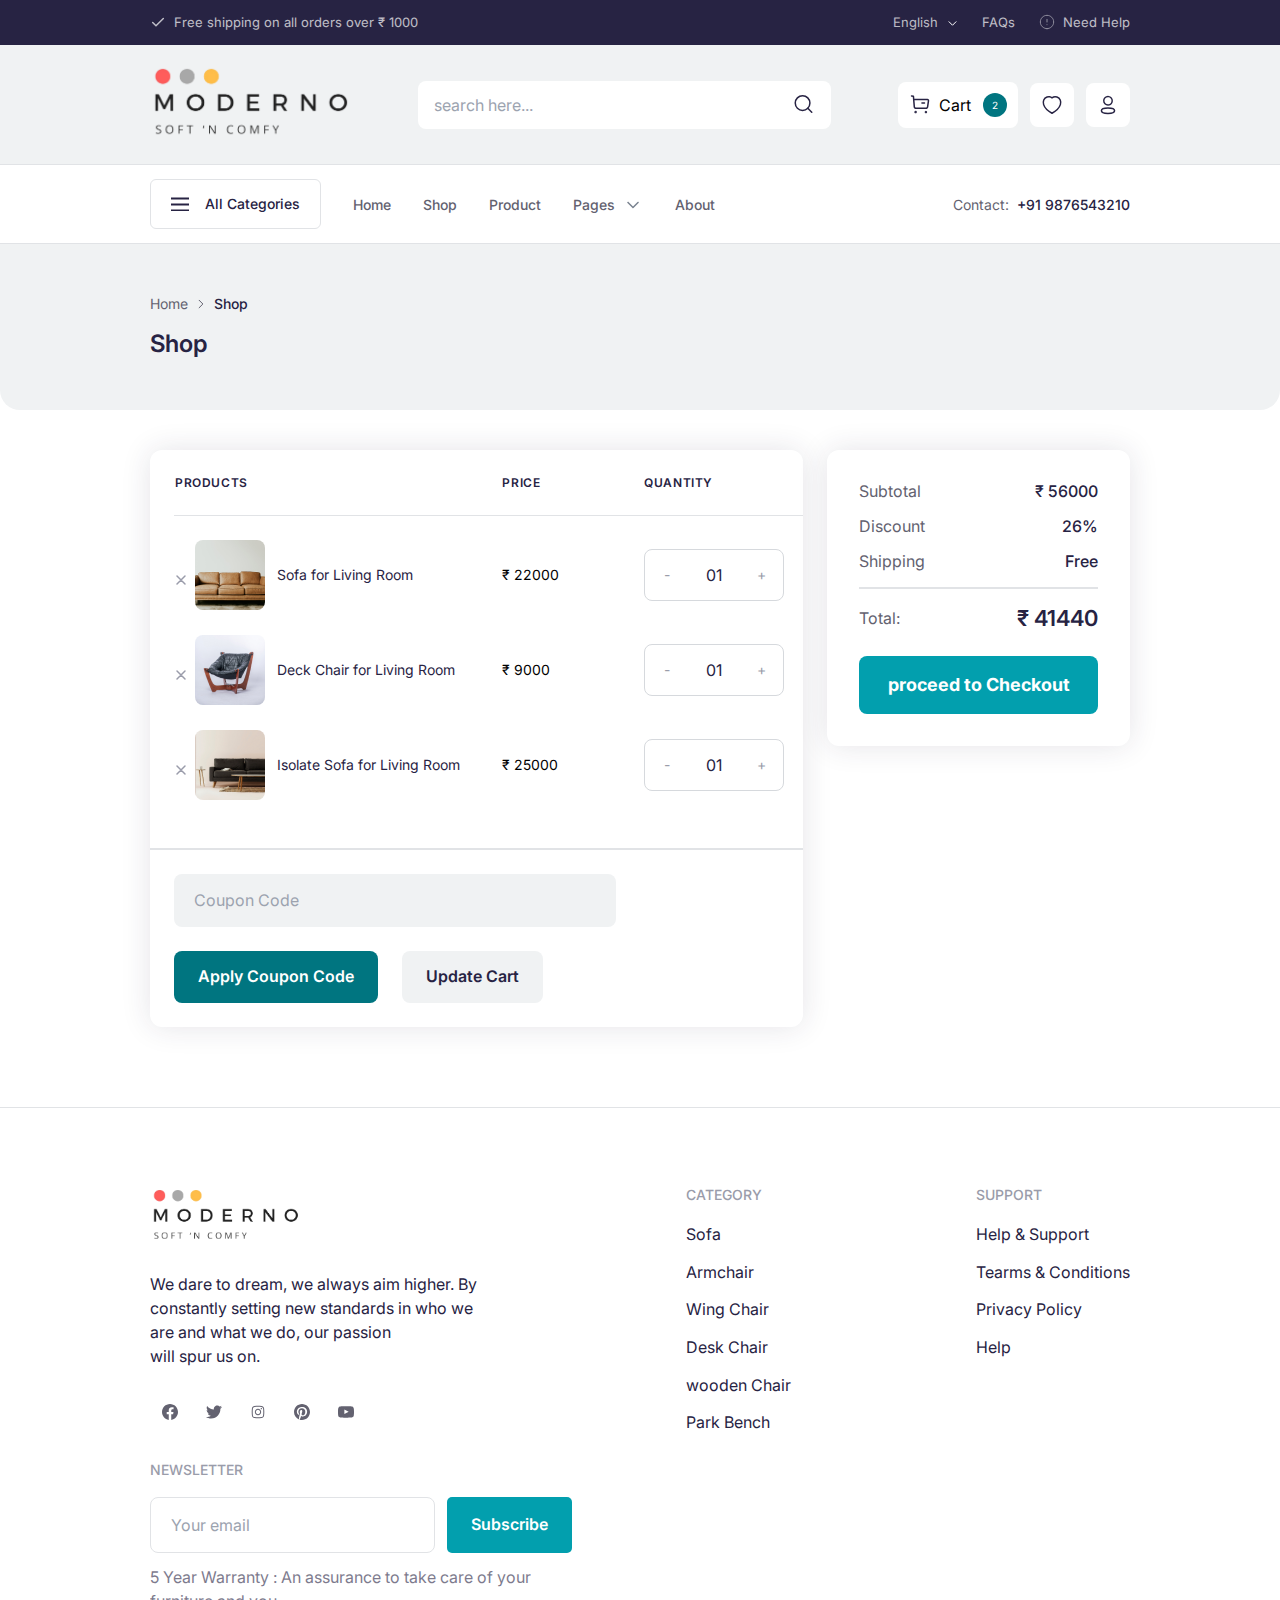
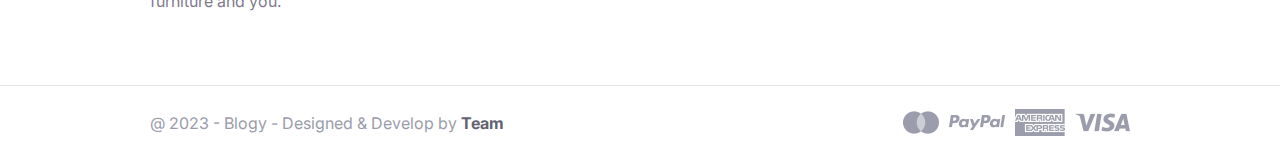
<file: Moderno/shopping-cart.html>
<!DOCTYPE html>
<html lang="en">

<head>
    <meta charset="UTF-8">
    <meta http-equiv="X-UA-Compatible" content="IE=edge">
    <meta name="viewport" content="width=device-width, initial-scale=1.0">

    <title>Moderno</title>
    <link rel="icon" href="./public/assets/images/all-img/Soft.png" type="image/icon type">

    <!-- google fonts -->
    <link rel="preconnect" href="https://fonts.googleapis.com">
    <link rel="preconnect" href="https://fonts.gstatic.com" crossorigin>
    <link href="https://fonts.googleapis.com/css2?family=Inter:wght@300;400;500;600;700&display=swap" rel="stylesheet">

    <!-- css link here  -->
    <link rel="stylesheet" href="./public/assets/plugins/css/swipper.css">
    <link rel="stylesheet" href="./public/assets/plugins/css/select2.css">
    <link rel="stylesheet" href="./public/css/tailwind.css">
    <link rel="stylesheet" href="./public/css/styles.css">
    <link rel="stylesheet" href="./public/css/responsive.css">
</head>

<body class="font-display">
    <!-- header area start -->
    <header class="font-display">
        <div id="header-sticky" class="">
            <div class="top-header bg-secondary">
                <div class="container px-3 md:px-5 xl:px-0">
                    <div class="py-3.5 flex justify-center sm:justify-between">
                        <p class="sm:flex gap-2 items-center text-[13px] leading-[110%] text-white opacity-70 hidden">
                            <span>
                                <svg width="16" height="17" viewBox="0 0 16 17" fill="none" xmlns="http://www.w3.org/2000/svg">
                                    <path d="M13.3334 4.5L6.00002 11.8333L2.66669 8.5" stroke="white" stroke-width="1.5" stroke-linecap="round" stroke-linejoin="round" />
                                </svg>
                            </span>
                            <span>Free shipping on all orders over &#8377 1000</span>
                        </p>
                        <div>
                            <ul class="flex gap-6 items-center">
                                <li class="inline-flex items-center text-white-50 justify-center relative language">
                                    <select class="custom-select" name="state">
                                        <option value="AL">English</option>
                                        <option value="WY">Hindi</option>
                                    </select>
                                </li>
                                <li class="inline-flex items-center justify-center">
                                    <a href="#" class="inline-flex gap-2 items-center text-white opacity-70 text-[13px] leading-[130%]">FAQs</a>
                                </li>
                                <li class="inline-flex items-center justify-center">
                                    <a href="#" class="inline-flex gap-2 items-center text-white opacity-70 text-[13px] leading-[130%]">
                                        <span>
                                            <svg width="16" height="16" viewBox="0 0 16 16" fill="none" xmlns="http://www.w3.org/2000/svg">
                                                <g opacity="0.7" clip-path="url(#clip0_906_1673)">
                                                    <path d="M7.99992 14.6667C11.6818 14.6667 14.6666 11.6819 14.6666 8C14.6666 4.3181 11.6818 1.33333 7.99992 1.33333C4.31802 1.33333 1.33325 4.3181 1.33325 8C1.33325 11.6819 4.31802 14.6667 7.99992 14.6667Z" stroke="white" stroke-linecap="round" stroke-linejoin="round" />
                                                    <path d="M8 5.33333V8" stroke="white" stroke-linecap="round" stroke-linejoin="round" />
                                                    <path d="M8 10.6667H8.00615" stroke="white" stroke-linecap="round" stroke-linejoin="round" />
                                                </g>
                                                <defs>
                                                    <clipPath id="clip0_906_1673">
                                                        <rect width="16" height="16" fill="white" />
                                                    </clipPath>
                                                </defs>
                                            </svg>
                                        </span>
                                        <span>Need Help</span>
                                    </a>
                                </li>
                            </ul>
                        </div>
                    </div>
                </div>
            </div>
            <div class="main-header bg-grayscales-500 lg:border-none border-b border-grayscales-700">
                <div class="container px-3 md:px-5 xl:px-0">
                    <div class="flex justify-between items-center py-5">
                        <div>
                            <a href="index.html">
                                <img src="./public/assets/images/all-img/logo2.png" alt="" width="200px">
                            </a>
                        </div>
                        <div class="lg:max-w-[413px] lg:block hidden w-full">
                            <div class="relative">
                                <input type="text" id="search" placeholder="search here..." class="block w-full bg-white focus:outline-none border-0 px-4 py-3 rounded-lg focus:ring-2 ring-[#029FAE]">
                                <label for="search" class="absolute right-4 top-3">
                                    <svg width="23" height="22" viewBox="0 0 23 22" fill="none" xmlns="http://www.w3.org/2000/svg">
                                        <path d="M10.5833 17.4167C14.6334 17.4167 17.9167 14.1334 17.9167 10.0833C17.9167 6.03325 14.6334 2.75 10.5833 2.75C6.53325 2.75 3.25 6.03325 3.25 10.0833C3.25 14.1334 6.53325 17.4167 10.5833 17.4167Z" stroke="#272343" stroke-width="1.5" stroke-linecap="round" stroke-linejoin="round" />
                                        <path d="M19.75 19.25L15.7625 15.2625" stroke="#272343" stroke-width="1.5" stroke-linecap="round" stroke-linejoin="round" />
                                    </svg>
                                </label>
                            </div>
                        </div>
                        <div class="lg:block hidden">
                            <ul class="flex items-center gap-3">
                                <li class="relative">
                                    <a href="#" class="inline-flex gap-2 bg-white rounded-lg p-[11px]" id="addToCart">
                                        <span><svg width="22" height="22" viewBox="0 0 22 22" fill="none" xmlns="http://www.w3.org/2000/svg">
                                                <path d="M2.52087 2.97916L4.42754 3.30916L5.31029 13.8261C5.3442 14.2399 5.5329 14.6258 5.83873 14.9066C6.14457 15.1875 6.54506 15.3427 6.96029 15.3413H16.9611C17.3587 15.3418 17.7431 15.1986 18.0436 14.9383C18.344 14.6779 18.5404 14.3178 18.5965 13.9242L19.4673 7.91266C19.4905 7.75279 19.482 7.58991 19.4422 7.43333C19.4024 7.27675 19.3322 7.12955 19.2354 7.00015C19.1387 6.87074 19.0175 6.76167 18.8786 6.67917C18.7397 6.59667 18.5859 6.54235 18.426 6.51933C18.3673 6.51291 4.73371 6.50833 4.73371 6.50833" stroke="#272343" stroke-width="1.5" stroke-linecap="round" stroke-linejoin="round" />
                                                <path d="M12.948 9.89542H15.4899" stroke="#272343" stroke-width="1.5" stroke-linecap="round" stroke-linejoin="round" />
                                                <path fill-rule="evenodd" clip-rule="evenodd" d="M6.55786 18.5194C6.62508 18.5165 6.69219 18.5273 6.75515 18.551C6.81811 18.5748 6.87562 18.611 6.9242 18.6575C6.97279 18.7041 7.01145 18.76 7.03787 18.8219C7.06428 18.8837 7.0779 18.9503 7.0779 19.0176C7.0779 19.0849 7.06428 19.1515 7.03787 19.2134C7.01145 19.2753 6.97279 19.3312 6.9242 19.3777C6.87562 19.4243 6.81811 19.4605 6.75515 19.4842C6.69219 19.508 6.62508 19.5187 6.55786 19.5158C6.42942 19.5103 6.30808 19.4554 6.21914 19.3626C6.13021 19.2698 6.08057 19.1462 6.08057 19.0176C6.08057 18.8891 6.13021 18.7655 6.21914 18.6726C6.30808 18.5798 6.42942 18.5249 6.55786 18.5194Z" fill="#272343" stroke="#272343" stroke-width="1.5" stroke-linecap="round" stroke-linejoin="round" />
                                                <path fill-rule="evenodd" clip-rule="evenodd" d="M16.8988 18.5194C17.0312 18.5194 17.1583 18.5721 17.252 18.6657C17.3457 18.7594 17.3983 18.8865 17.3983 19.019C17.3983 19.1515 17.3457 19.2786 17.252 19.3723C17.1583 19.4659 17.0312 19.5186 16.8988 19.5186C16.7663 19.5186 16.6392 19.4659 16.5455 19.3723C16.4518 19.2786 16.3992 19.1515 16.3992 19.019C16.3992 18.8865 16.4518 18.7594 16.5455 18.6657C16.6392 18.5721 16.7663 18.5194 16.8988 18.5194Z" fill="#272343" stroke="#272343" stroke-width="1.5" stroke-linecap="round" stroke-linejoin="round" />
                                            </svg>
                                        </span>
                                        <span>Cart</span>
                                        <span class="bg-dark-accents text-white rounded-full py-[3px] px-[9px] ml-1 inline-flex justify-center items-center text-[10px] leading-[100%]">2</span>
                                    </a>
                                    <div class="cart-content">
                                        <ul class="p-6">
                                            <li class="pb-4">
                                                <div class="flex items-center justify-between">
                                                    <div class="flex items-center gap-1">
                                                        <div>
                                                            <img src="./public/assets/images/all-img/cart-01.png" alt="">
                                                        </div>
                                                        <div class="px-2">
                                                            <h2 class="text-gray-black"><span>Isolate Sofa Chair</span> <span class="text-[#636270]">x3</span></h2>
                                                            <p class="text-gray-black font-semibold mb-0">&#8377 12000</p>
                                                        </div>
                                                    </div>
                                                    <div>
                                                        <button class="hover:bg-[#F0F2F3] bg-transparent p-2 hover:text-gray-black rounded-full text-[#9A9CAA] transition-all duration-500">
                                                            <svg width="28" height="28" viewBox="0 0 28 28" fill="none" xmlns="http://www.w3.org/2000/svg">
                                                                <path d="M10 10L14 14M14 14L18 10M14 14L10 18M14 14L18 18" stroke="currentColor" stroke-width="1.5" stroke-linecap="round" stroke-linejoin="round" />
                                                            </svg>
                                                        </button>
                                                    </div>
                                                </div>
                                            </li>
                                            <li class="py-4">
                                                <div class="flex items-center justify-between">
                                                    <div class="flex items-center gap-1">
                                                        <div>
                                                            <img src="./public/assets/images/all-img/cart-02.png" alt="">
                                                        </div>
                                                        <div class="px-2">
                                                            <h2 class="text-gray-black"><span>Wing Chair</span> <span class="text-[#636270]">x5</span></h2>
                                                            <p class="text-gray-black font-semibold mb-0">&#8377 1500</p>
                                                        </div>
                                                    </div>
                                                    <div>
                                                        <button class="hover:bg-[#F0F2F3] bg-transparent p-2 hover:text-gray-black rounded-full text-[#9A9CAA] transition-all duration-500">
                                                            <svg width="28" height="28" viewBox="0 0 28 28" fill="none" xmlns="http://www.w3.org/2000/svg">
                                                                <path d="M10 10L14 14M14 14L18 10M14 14L10 18M14 14L18 18" stroke="currentColor" stroke-width="1.5" stroke-linecap="round" stroke-linejoin="round" />
                                                            </svg>
                                                        </button>
                                                    </div>
                                                </div>
                                            </li>
                                            <div class="flex justify-between items-center py-2 mb-4">
                                                <p class="text-[#636270] text-lg">2 Products</p>
                                                <p class="text-gray-black text-xl font-medium">&#8377 43500</p>
                                            </div>
                                            <div class="flex justify-between items-center">
                                                <a href="shopping-cart.html" class="btn-transparent">View Cart</a>
                                                <a href="checkout-shopping.html" class="btn-primary">Checkout</a>
                                            </div>
                                        </ul>
                                    </div>
                                </li>
                                <li class="inline-flex items-center justify-center">
                                    <a href="wishlist.html" class="bg-white text-gray-black hover:text-[#007580] rounded-lg p-[11px]">
                                        <svg width="22" height="22" viewBox="0 0 22 22" fill="none" xmlns="http://www.w3.org/2000/svg">
                                            <path fill-rule="evenodd" clip-rule="evenodd" d="M2.63262 10.6315C1.64903 7.56067 2.79762 4.05075 6.02245 3.01217C6.85867 2.74459 7.74676 2.68086 8.61262 2.82629C9.47849 2.97172 10.297 3.32208 10.9999 3.84817C12.3337 2.81692 14.2743 2.46858 15.9683 3.01217C19.1922 4.05075 20.349 7.56067 19.3664 10.6315C17.8355 15.499 10.9999 19.2482 10.9999 19.2482C10.9999 19.2482 4.21478 15.5558 2.63262 10.6315V10.6315Z" stroke="currentColor" stroke-width="1.5" stroke-linecap="round" stroke-linejoin="round" />
                                        </svg>
                                    </a>
                                </li>
                                <li class="relative">
                                    <button class="bg-white text-gray-black hover:text-[#007580] rounded-lg p-[11px] user-profile">
                                        <svg width="22" height="22" viewBox="0 0 22 22" fill="none" xmlns="http://www.w3.org/2000/svg">
                                            <path fill-rule="evenodd" clip-rule="evenodd" d="M10.9862 14.0672C7.44053 14.0672 4.4137 14.6034 4.4137 16.7503C4.4137 18.8971 7.42128 19.4526 10.9862 19.4526C14.5309 19.4526 17.5587 18.9154 17.5587 16.7695C17.5587 14.6236 14.5502 14.0672 10.9862 14.0672V14.0672Z" stroke="currentColor" stroke-width="1.5" stroke-linecap="round" stroke-linejoin="round" />
                                            <path fill-rule="evenodd" clip-rule="evenodd" d="M10.9862 11.0055C11.8195 11.0055 12.634 10.7584 13.3268 10.2955C14.0197 9.83255 14.5597 9.17457 14.8785 8.40475C15.1974 7.63492 15.2808 6.78783 15.1183 5.97058C14.9557 5.15334 14.5545 4.40266 13.9653 3.81346C13.3761 3.22426 12.6254 2.82301 11.8081 2.66045C10.9909 2.49789 10.1438 2.58132 9.37397 2.9002C8.60415 3.21907 7.94617 3.75906 7.48324 4.45188C7.02031 5.14471 6.77322 5.95925 6.77322 6.7925C6.76932 7.90581 7.20779 8.97508 7.99218 9.76515C8.77657 10.5552 9.84266 11.0014 10.956 11.0055H10.9862Z" stroke="currentColor" stroke-width="1.429" stroke-linecap="round" stroke-linejoin="round" />
                                        </svg>
                                    </button>
                                    <div class="profile-content">
                                        <ul class="py-3">
                                            <div class="px-3 shadow-[0px_1px_0px_#E1E3E6]">
                                                <li>
                                                    <a href="sign-in.html">Sign In</a>
                                                </li>
                                                <li>
                                                    <a href="sign-up.html">Create a Account</a>
                                                </li>
                                            </div>
                                            <div class="px-3 shadow-[0px_1px_0px_#E1E3E6]">
                                                <li>
                                                    <a href="account-setting.html">Account Settings</a>
                                                </li>
                                                <li>
                                                    <a href="order-history.html">Order History</a>
                                                </li>
                                            </div>
                                            <div class="px-3 shadow-[0px_1px_0px_#E1E3E6]">
                                                <li>
                                                    <a href="wishlist.html">Wishlist</a>
                                                </li>
                                                <li>
                                                    <a href="shopping-cart.html">Shopping Cart</a>
                                                </li>
                                            </div>
                                            <div class="px-3">
                                                <li>
                                                    <a href="#">Logout</a>
                                                </li>
                                            </div>
                                        </ul>
                                    </div>
                                </li>
                            </ul>
                        </div>
                        <div class="lg:hidden inline-block hamburger-btn" id="hamburger-btn">
                            <span></span>
                            <span></span>
                            <span></span>
                        </div>
                    </div>
                </div>
            </div>
        </div>
        <div class="bottom-header bg-white shadow-[0px_1px_0px_#E1E3E6] relative z-30 hidden lg:block">
            <div class="container px-3 md:px-5 xl:px-0">
                <div class="py-3.5 flex justify-between items-center">
                    <div class="flex gap-8 items-center">
                        <div class="relative">
                            <button class="max-h-12 inline-flex items-center justify-center gap-4 py-3.5 px-5 border border-grayscales-700 rounded-md custom-dropdown text-gray-black text-sm leading-4 font-medium font-display">
                                <span class="text-gray-black inline-flex">
                                    <svg width="18" height="14" viewBox="0 0 18 14" fill="none" xmlns="http://www.w3.org/2000/svg">
                                        <path d="M18 2.5H0V0.5H18V2.5Z" fill="currentColor" />
                                        <path d="M18 8.5H0V6.5H18V8.5Z" fill="currentColor" />
                                        <path d="M18 14.5H0V12.5H18V14.5Z" fill="currentColor" />
                                    </svg>
                                </span>
                                <span class="text-gray-black inline-flex">All Categories</span>
                            </button>
                            <div class="dropdown-content">
                                <ul class="p-3">
                                    <li>
                                        <a href="products.html">Wodden</a>
                                    </li>
                                    <li>
                                        <a href="products.html">Partex</a>
                                    </li>
                                    <li>
                                        <a href="products.html">Plywood</a>
                                    </li>
                                    <li>
                                        <a href="products.html">Segun</a>
                                    </li>
                                </ul>
                            </div>
                        </div>

                        <ul class="lg:flex gap-8 items-center hidden main-menu">
                            <li>
                                <a href="index.html">Home</a>
                            </li>
                            <li>
                                <a href="products.html">Shop</a>
                            </li>
                            <li>
                                <a href="product-details.html">Product</a>
                            </li>
                            <li class="relative">
                                <a href="javascript:void(0);" class="inline-flex gap-2 items-center">Pages
                                    <span>
                                    <img src="./public/assets/images/all-img/select-arrow.png" alt="">     
                                    </span>
                                </a>
                                <ul>
                                    <!-- <li>
                                        <a href="404.html">404</a>
                                    </li> -->
                                    <li>
                                        <a href="account-setting.html">Account Setting</a>
                                    </li>
                                    <li>
                                        <a href="sign-in.html">Sign In</a>
                                    </li>
                                    <li>
                                        <a href="sign-up.html">Sign Up</a>
                                    </li>
                                    <li>
                                        <a href="forget-password.html">Forget Password</a>
                                    </li>
                                    <li>
                                        <a href="change-password.html">Change Password</a>
                                    </li>
                                    <li>
                                        <a href="products.html">Product List</a>
                                    </li>
                                    <li>
                                        <a href="product-details.html">Product Details</a>
                                    </li>
                                    <li>
                                        <a href="shopping-cart.html">Shopping Cart</a>
                                    </li>
                                    <li>
                                        <a href="wishlist.html">Wishlist</a>
                                    </li>
                                    <li>
                                        <a href="checkout-billing.html">Checkout Billing</a>
                                    </li>
                                    <li>
                                        <a href="checkout-shopping.html">Checkout Shoping</a>
                                    </li>
                                </ul>
                            </li>
                            <li>
                                <a href="">About</a>
                            </li>
                        </ul>
                    </div>
                    <div>
                        <p class="text-grayscales-900 inline-flex gap-2 items-center text-sm font-display"><span>Contact:</span><span class="text-secondary font-medium">+91 9876543210</span></p>
                    </div>
                </div>
            </div>
        </div>
        <!-- Mobile Menu Area Start -->
        <div class="nav-menu" id="nav-menu">
            <div class="flex justify-between  items-center px-3 py-4 mb-4">
                <div>
                    <a href="#">
                        <img src="./public/assets/images/all-img/logo-sm.png" alt="">
                    </a>
                </div>
                <ul class="flex items-center gap-3">
                    <li>
                        <a href="#" class="inline-flex gap-2 bg-white rounded-lg p-[11px] relative">
                            <span>
                                <svg width="22" height="22" viewBox="0 0 22 22" fill="none" xmlns="http://www.w3.org/2000/svg">
                                    <path d="M2.52087 2.97916L4.42754 3.30916L5.31029 13.8261C5.3442 14.2399 5.5329 14.6258 5.83873 14.9066C6.14457 15.1875 6.54506 15.3427 6.96029 15.3413H16.9611C17.3587 15.3418 17.7431 15.1986 18.0436 14.9383C18.344 14.6779 18.5404 14.3178 18.5965 13.9242L19.4673 7.91266C19.4905 7.75279 19.482 7.58991 19.4422 7.43333C19.4024 7.27675 19.3322 7.12955 19.2354 7.00015C19.1387 6.87074 19.0175 6.76167 18.8786 6.67917C18.7397 6.59667 18.5859 6.54235 18.426 6.51933C18.3673 6.51291 4.73371 6.50833 4.73371 6.50833" stroke="#272343" stroke-width="1.5" stroke-linecap="round" stroke-linejoin="round" />
                                    <path d="M12.948 9.89542H15.4899" stroke="#272343" stroke-width="1.5" stroke-linecap="round" stroke-linejoin="round" />
                                    <path fill-rule="evenodd" clip-rule="evenodd" d="M6.55786 18.5194C6.62508 18.5165 6.69219 18.5273 6.75515 18.551C6.81811 18.5748 6.87562 18.611 6.9242 18.6575C6.97279 18.7041 7.01145 18.76 7.03787 18.8219C7.06428 18.8837 7.0779 18.9503 7.0779 19.0176C7.0779 19.0849 7.06428 19.1515 7.03787 19.2134C7.01145 19.2753 6.97279 19.3312 6.9242 19.3777C6.87562 19.4243 6.81811 19.4605 6.75515 19.4842C6.69219 19.508 6.62508 19.5187 6.55786 19.5158C6.42942 19.5103 6.30808 19.4554 6.21914 19.3626C6.13021 19.2698 6.08057 19.1462 6.08057 19.0176C6.08057 18.8891 6.13021 18.7655 6.21914 18.6726C6.30808 18.5798 6.42942 18.5249 6.55786 18.5194Z" fill="#272343" stroke="#272343" stroke-width="1.5" stroke-linecap="round" stroke-linejoin="round" />
                                    <path fill-rule="evenodd" clip-rule="evenodd" d="M16.8988 18.5194C17.0312 18.5194 17.1583 18.5721 17.252 18.6657C17.3457 18.7594 17.3983 18.8865 17.3983 19.019C17.3983 19.1515 17.3457 19.2786 17.252 19.3723C17.1583 19.4659 17.0312 19.5186 16.8988 19.5186C16.7663 19.5186 16.6392 19.4659 16.5455 19.3723C16.4518 19.2786 16.3992 19.1515 16.3992 19.019C16.3992 18.8865 16.4518 18.7594 16.5455 18.6657C16.6392 18.5721 16.7663 18.5194 16.8988 18.5194Z" fill="#272343" stroke="#272343" stroke-width="1.5" stroke-linecap="round" stroke-linejoin="round" />
                                </svg>
                            </span>
                            <span class="bg-dark-accents absolute -top-1 right-0 text-white rounded-full px-2 py-1.5 inline-flex justify-center items-center text-[10px] leading-[100%]">2</span>
                        </a>
                    </li>
                    <li>
                        <a href="#" class="bg-white text-gray-black flex hover:text-[#007580] rounded-lg p-[11px]">
                            <svg width="22" height="22" viewBox="0 0 22 22" fill="none" xmlns="http://www.w3.org/2000/svg">
                                <path fill-rule="evenodd" clip-rule="evenodd" d="M2.63262 10.6315C1.64903 7.56067 2.79762 4.05075 6.02245 3.01217C6.85867 2.74459 7.74676 2.68086 8.61262 2.82629C9.47849 2.97172 10.297 3.32208 10.9999 3.84817C12.3337 2.81692 14.2743 2.46858 15.9683 3.01217C19.1922 4.05075 20.349 7.56067 19.3664 10.6315C17.8355 15.499 10.9999 19.2482 10.9999 19.2482C10.9999 19.2482 4.21478 15.5558 2.63262 10.6315V10.6315Z" stroke="currentColor" stroke-width="1.5" stroke-linecap="round" stroke-linejoin="round" />
                            </svg>
                        </a>
                    </li>
                    <li class="relative">
                        <button class="bg-white text-gray-black hover:text-[#007580] rounded-lg p-[11px] user-profile">
                            <svg width="22" height="22" viewBox="0 0 22 22" fill="none" xmlns="http://www.w3.org/2000/svg">
                                <path fill-rule="evenodd" clip-rule="evenodd" d="M10.9862 14.0672C7.44053 14.0672 4.4137 14.6034 4.4137 16.7503C4.4137 18.8971 7.42128 19.4526 10.9862 19.4526C14.5309 19.4526 17.5587 18.9154 17.5587 16.7695C17.5587 14.6236 14.5502 14.0672 10.9862 14.0672V14.0672Z" stroke="currentColor" stroke-width="1.5" stroke-linecap="round" stroke-linejoin="round" />
                                <path fill-rule="evenodd" clip-rule="evenodd" d="M10.9862 11.0055C11.8195 11.0055 12.634 10.7584 13.3268 10.2955C14.0197 9.83255 14.5597 9.17457 14.8785 8.40475C15.1974 7.63492 15.2808 6.78783 15.1183 5.97058C14.9557 5.15334 14.5545 4.40266 13.9653 3.81346C13.3761 3.22426 12.6254 2.82301 11.8081 2.66045C10.9909 2.49789 10.1438 2.58132 9.37397 2.9002C8.60415 3.21907 7.94617 3.75906 7.48324 4.45188C7.02031 5.14471 6.77322 5.95925 6.77322 6.7925C6.76932 7.90581 7.20779 8.97508 7.99218 9.76515C8.77657 10.5552 9.84266 11.0014 10.956 11.0055H10.9862Z" stroke="currentColor" stroke-width="1.429" stroke-linecap="round" stroke-linejoin="round" />
                            </svg>
                        </button>
                        <div class="profile-content">
                            <ul>
                                <li>
                                    <a href="products.html">Wodden</a>
                                </li>
                                <li>
                                    <a href="products.html">Partex</a>
                                </li>
                                <li>
                                    <a href="products.html">Plywood</a>
                                </li>
                                <li>
                                    <a href="products.html">Segun</a>
                                </li>
                            </ul>
                        </div>
                    </li>
                    <li>
                        <span class="hamburger-btn-close bg-[#F7F7F9] text-black w-[44px] h-[44px] rounded-full flex items-center justify-center" id="hamburger-btn-close">
                            <svg width="12" height="12" viewBox="0 0 12 12" fill="none" xmlns="http://www.w3.org/2000/svg">
                                <path d="M11 1L1 11" stroke="currentColor" stroke-width="1.5" stroke-linecap="round" stroke-linejoin="round"></path>
                                <path d="M1 1L11 11" stroke="currentColor" stroke-width="1.5" stroke-linecap="round" stroke-linejoin="round"></path>
                            </svg>
                        </span>
                    </li>
                </ul>
            </div>
            <div class="px-3 mb-4">
                <div class="lg:max-w-[413px] w-full">
                    <div class="relative">
                        <input type="text" placeholder="search here..." class="block w-full bg-grayscales-500 focus:outline-none border-0 px-4 py-3 rounded-lg">
                        <span class="absolute right-4 top-3">
                            <svg width="23" height="22" viewBox="0 0 23 22" fill="none" xmlns="http://www.w3.org/2000/svg">
                                <path d="M10.5833 17.4167C14.6334 17.4167 17.9167 14.1334 17.9167 10.0833C17.9167 6.03325 14.6334 2.75 10.5833 2.75C6.53325 2.75 3.25 6.03325 3.25 10.0833C3.25 14.1334 6.53325 17.4167 10.5833 17.4167Z" stroke="#272343" stroke-width="1.5" stroke-linecap="round" stroke-linejoin="round" />
                                <path d="M19.75 19.25L15.7625 15.2625" stroke="#272343" stroke-width="1.5" stroke-linecap="round" stroke-linejoin="round" />
                            </svg>
                        </span>
                    </div>
                </div>
            </div>
            <!-- menu -->
            <div>
                <nav class="tabs flex flex-row">
                    <button data-target="panel-1" class="tab rounded-none w-1/2 active text-gray-600 py-4 px-6 block hover:text-blue-500 focus:outline-none text-blue-500 border-b-2 font-medium border-blue-500">
                        Menu
                    </button>
                    <button data-target="panel-2" class="tab rounded-none w-1/2 ext-gray-600 py-4 px-6 block hover:text-blue-500 focus:outline-none border-b-2 font-medium border-blue-500">
                        Categories
                    </button>
                </nav>
            </div>

            <div id="panels">
                <div class="panel-1 tab-content active">
                    <ul class="flex flex-col items-center">
                        <li class="w-full block">
                            <a href="" class="border-b border-[#029FAE] block px-3 py-2">Home</a>
                        </li>
                        <li class="w-full block">
                            <a href="" class="border-b border-[#029FAE] block px-3 py-2">Shop</a>
                        </li>
                        <li class="w-full block">
                            <a href="" class="border-b border-[#029FAE] block px-3 py-2">Product</a>
                        </li>
                        <li class="w-full block">
                            <a href="" class="border-b border-[#029FAE] block px-3 py-2">Pages</a>
                        </li>
                        <li class="w-full block">
                            <a href="" class="border-b border-[#029FAE] block px-3 py-2">About</a>
                        </li>
                    </ul>
                </div>
                <div class="panel-2 tab-content py-5">
                    <ul>
                        <li>
                            <a href="products.html" class="border-b border-[#029FAE] block px-3 py-2">Wodden</a>
                        </li>
                        <li>
                            <a href="products.html" class="border-b border-[#029FAE] block px-3 py-2">Partex</a>
                        </li>
                        <li>
                            <a href="products.html" class="border-b border-[#029FAE] block px-3 py-2">Plywood</a>
                        </li>
                        <li>
                            <a href="products.html" class="border-b border-[#029FAE] block px-3 py-2">Segun</a>
                        </li>
                    </ul>
                </div>
            </div>
        </div>
        <!-- Mobile Menu Area End -->
        <div class="overlay" id="overlay"></div>
    </header>
    <!-- header area end -->

    <!-- Breadcrumb Start -->
    <div class="breadcrumb">
        <div class="container px-3 md:px-5 xl:px-0">
            <div class="flex items-center gap-1 py-[1.5px]">
                <a href="#" class="text-[14px] font-normal leading-[110%] text-dark-gray">Home</a>

                <svg width="18" height="18" viewBox="0 0 18 18" fill="none" xmlns="http://www.w3.org/2000/svg">
                    <path d="M7.125 5.25L10.875 9L7.125 12.75" stroke="#636270" stroke-linecap="round" stroke-linejoin="round" />
                </svg>

                <span class="text-[14px] font-medium leading-[110%] font-display text-gray-black inline-block">Shop</span>
            </div>

            <h2 class="pt-[13.5px] text-2xl font-semibold text-gray-black font-display">Shop</h2>
        </div>
    </div>
    <!-- Breadcrumb End -->

    <section>
        <div class="container px-3 md:px-5 xl:px-0">
            <!-- shoping cart List Start -->
            <div class="shopping-cart-wrapper pt-10 pb-20 flex lg:flex-nowrap flex-wrap items-start gap-6">
                <!-- shopping cart start -->
                <div class="shopping-cart lg:w-2/3 w-full">
                    <div class="px-6 py-6 overflow-x-auto">
                        
                        <table class="w-[824px] leading-normal">
                            <thead>
                                <tr>
                                    <th class="pb-6 border-b border-[#E1E3E6] text-left text-xs font-semibold text-[#272343] uppercase tracking-wider w-[240px]">
                                        Products
                                    </th>
                                    <th class="pb-6 border-b border-[#E1E3E6] text-left text-xs font-semibold text-[#272343] uppercase tracking-wider w-[104px]">
                                        Price
                                    </th>
                                    <th class="pb-6 border-b border-[#E1E3E6] text-left text-xs font-semibold text-[#272343] uppercase tracking-wider w-[164px]">
                                        Quantity
                                    </th>
                                    <th class="pb-6 border-b border-[#E1E3E6] text-left text-xs font-semibold text-[#272343] uppercase tracking-wider w-[96px]">
                                        Sub Total
                                    </th>
                                </tr>
                            </thead>
                            <tbody>
                                <tr class="cart-item">
                                    <td class="py-6 text-sm">
                                        <div class="flex gap-2 items-center">
                                            <button class="del">
                                                <svg width="12" height="12" viewBox="0 0 12 12" fill="none" xmlns="http://www.w3.org/2000/svg">
                                                    <path d="M2 2L6.00003 6M6.00003 6L10 2M6.00003 6L2 10M6.00003 6L10 10" stroke="#9A9CAA" stroke-width="1.5" stroke-linecap="round" stroke-linejoin="round" />
                                                </svg>
                                            </button>
                                       
                                            <div class="w-[70px] h-[70px]">
                                                <img class="w-full h-full rounded-lg" src="./public/assets/images/all-img/shopping-cart-01.png" alt="" />
                                            </div>
                                            <div class="ml-1">
                                                <p class="mb-0 text-[#272343] text-sm">Sofa for Living Room</p>
                                            </div>
                                        </div>
                                    </td>
                                    <td class="py-6 text-sm">
                                        <p class="mb-0">&#8377 22000</p>
                                    </td>
                                    <td class="py-6 text-sm">
                                        <div class="border inline-flex justify-around items-center h-[52px] w-[140px] border-[#D6D9DD] rounded-lg">
                                            <span class="w-5 h-5 inline-flex justify-center items-center text-[#9A9CAA] pl-[14px] select-none minus" id="minus">-</span>
                                            <input type="text" class="text-[#272343] text-base plus_mines_input select-none" value="01"/>
                                            <span class="w-5 h-5 inline-flex justify-center items-center text-[#9A9CAA] pr-[14px] select-none plus" id="plus">+</span>
                                        </div>
                                    </td>
                                    <td class="py-6 text-sm">
                                        <p>&#8377 22000</p>
                                    </td>
                                </tr>
                                <tr class="cart-item">
                                    <td class="pb-6 text-sm">
                                        <div class="flex gap-2 items-center">
                                            <button class="del">
                                                <svg width="12" height="12" viewBox="0 0 12 12" fill="none" xmlns="http://www.w3.org/2000/svg">
                                                    <path d="M2 2L6.00003 6M6.00003 6L10 2M6.00003 6L2 10M6.00003 6L10 10" stroke="#9A9CAA" stroke-width="1.5" stroke-linecap="round" stroke-linejoin="round" />
                                                </svg>
                                            </button>
                                            <div class="w-[70px] h-[70px]">
                                                <img class="w-full h-full rounded-lg" src="./public/assets/images/all-img/shopping-cart-02.png" alt="" />
                                            </div>
                                            <div class="ml-1">
                                                <p class="mb-0 text-[#272343] text-sm">Deck Chair for Living Room</p>
                                            </div>
                                        </div>
                                    </td>
                                    <td class="pb-6 text-sm">
                                        <p class="mb-0">&#8377 9000</p>
                                    </td>
                                    <td class="pb-6 text-sm">

                                        <div class="border inline-flex justify-around items-center h-[52px] w-[140px] border-[#D6D9DD] rounded-lg">
                                            <span class="w-5 h-5 inline-flex justify-center items-center text-[#9A9CAA] pl-[14px] select-none minus" id="minus">-</span>
                                            <input type="text" class="text-[#272343] text-base plus_mines_input" value="01"/>
                                            <span class="w-5 h-5 inline-flex justify-center items-center text-[#9A9CAA] pr-[14px] select-none plus" id="plus">+</span>
                                        </div>
                                    </td>
                                    <td class="pb-6 text-sm">
                                        <p>&#8377 22000</p>
                                    </td>
                                </tr>
                                <tr class="cart-item">
                                    <td class="pb-6 text-sm">
                                        <div class="flex gap-2 items-center">
                                            <button class="del">
                                                <svg width="12" height="12" viewBox="0 0 12 12" fill="none" xmlns="http://www.w3.org/2000/svg">
                                                    <path d="M2 2L6.00003 6M6.00003 6L10 2M6.00003 6L2 10M6.00003 6L10 10" stroke="#9A9CAA" stroke-width="1.5" stroke-linecap="round" stroke-linejoin="round" />
                                                </svg>
                                            </button>
                                            <div class="w-[70px] h-[70px]">
                                                <img class="w-full h-full rounded-lg" src="./public/assets/images/all-img/shopping-cart-03.png" alt="" />
                                            </div>
                                            <div class="ml-1">
                                                <p class="mb-0 text-[#272343] text-sm">Isolate Sofa for Living Room</p>
                                            </div>
                                        </div>
                                    </td>
                                    <td class="pb-6 text-sm">
                                        <p class="mb-0">&#8377 25000</p>
                                    </td>
                                    <td class="pb-6 text-sm">
                                        <div class="border inline-flex justify-around items-center h-[52px] w-[140px] border-[#D6D9DD] rounded-lg">
                                            <span class="w-5 h-5 inline-flex justify-center items-center text-[#9A9CAA] pl-[14px] select-none minus" id="minus">-</span>
                                            <input type="text" class="text-[#272343] text-base plus_mines_input" value="01"/>
                                            <span class="w-5 h-5 inline-flex justify-center items-center text-[#9A9CAA] pr-[14px] select-none plus" id="plus">+</span>
                                        </div>
                                    </td>
                                    <td class="pb-6 text-sm">
                                        <p>&#8377 22000</p>
                                    </td>
                                </tr>
                            </tbody>
                        </table>
                    </div>
                    <hr class="my-0">
                    <div class="coupon-wrap p-6">
                        <input type="text" name="" id="" class="px-5 py-[18px] bg-[#F0F2F3] rounded-lg border-none focus:outline-none coupon-input coupon-btn w-full block focus:ring-2 ring-[#029FAE]" placeholder="Coupon Code">
                        <button type="submit" class="bg-[#007580] hover:bg-[#272343] transition-all duration-300 inline-flex font-semibold text-gray-white coupon-btn px-6 py-[17px] rounded-lg">Apply Coupon Code</button>
                        <button class="bg-off-white text-[#272343] coupon-btn font-semibold py-[17px] px-6 rounded-lg">Update Cart</button>
                    </div>

                </div>
                <!-- shopping cart end -->

                <!-- Cart Total End -->
                <div class="cart-total p-8 lg:w-1/3 w-full">
                    <div class="subtotal-info">
                        <div class="flex justify-between items-center">
                            <p class="common-hedding">subtotal</p>
                            <p class="text-gray-black text-[16px] leading-[120%] font-display font-medium">&#8377 56000</p>
                        </div>
                        <div class="flex justify-between items-center pt-4">
                            <p class="common-hedding">discount</p>
                            <p class="text-gray-black text-[16px] leading-[120%] font-display font-medium">26%</p>
                        </div>
                        <div class="flex justify-between items-center pt-4">
                            <p class="common-hedding">shipping </p>
                            <p class="text-gray-black text-[16px] leading-[120%] font-display font-medium">Free</p>
                        </div>
                        <hr>
                        <div class="flex justify-between items-center">
                            <p class="common-hedding">Total:</p>
                            <p class="text-gray-black text-[22px] leading-[120%] font-display font-semibold">&#8377 41440</p>
                        </div>
                        <button class="mt-6 bg-accents hover:bg-[#272343] transition-all duration-300 py-[19px] rounded-lg text-[18px] font-bold font-display leading-[110%] text-gray-white text-center w-full">proceed to Checkout</button>
                    </div>
                </div>
                <!-- Cart Total Start -->
            </div>
        </div>
    </section>   

    <!-- shoping cart List End -->

    

    <!-- footer area start -->
    <footer>
        <div class="footer-top xl:pt-20 xl:pb-[60px] py-6 sm:py-8 md:py-12 shadow-[inset_0px_1px_0px_#E1E3E6]">
            <div class="container px-3 md:px-5 xl:px-0">
                <div class=" flex flex-wrap gap-y-6 justify-between">
                    <div class="footer-widget max-w-[350px]">
                        <div class="lg:mb-6 mb-4">
                            <a href="#">
                                <img src="./public/assets/images/all-img/logo2.png" alt="" width="150px">
                            </a>
                        </div>
                        <p class="lg:mb-6 mb-4 text-gray-black text-base">We dare to dream, we always aim higher. By constantly setting new standards in who we are and what we do, our passion will spur us on.</p>
                        <ul class="flex gap-1">
                            <li>
                                <a href="#" class="text-[#636270] p-[11px] rounded-full border border-transparent hover:text-[#007580] hover:border-[#007580] transition-all duration-500">
                                    <svg width="16" height="16" viewBox="0 0 16 16" fill="none" xmlns="http://www.w3.org/2000/svg">
                                        <g clip-path="url(#clip0_1101_2875)">
                                            <path d="M16 8C16 3.58167 12.4183 0 8 0C3.58167 0 0 3.58167 0 8C0 11.993 2.92533 15.3027 6.75 15.9027V10.3127H4.71867V8H6.75V6.23733C6.75 4.23267 7.94433 3.125 9.77167 3.125C10.6467 3.125 11.5623 3.28133 11.5623 3.28133V5.25H10.5537C9.56 5.25 9.25 5.86667 9.25 6.5V8H11.4687L11.114 10.3127H9.25V15.9027C13.0747 15.3027 16 11.9927 16 8Z" fill="currentColor" />
                                        </g>
                                        <defs>
                                            <clipPath id="clip0_1101_2875">
                                                <rect width="16" height="16" fill="white" />
                                            </clipPath>
                                        </defs>
                                    </svg>
                                </a>
                            </li>
                            <li>
                                <a href="#" class="text-[#636270] p-[11px] rounded-full border border-transparent hover:text-[#007580] hover:border-[#007580] transition-all duration-500">
                                    <svg width="16" height="16" viewBox="0 0 16 16" fill="none" xmlns="http://www.w3.org/2000/svg">
                                        <g clip-path="url(#clip0_1101_2879)">
                                            <path d="M5.03333 14.5001C11.07 14.5001 14.3723 9.49813 14.3723 5.16146C14.3723 5.0208 14.369 4.87713 14.3627 4.73646C15.0052 4.27179 15.5596 3.69621 16 3.0368C15.4017 3.3028 14.7667 3.4768 14.116 3.55213C14.8008 3.14166 15.3136 2.49681 15.5593 1.73713C14.915 2.11902 14.2104 2.38843 13.4757 2.5338C12.9807 2.00757 12.3261 1.65911 11.6132 1.54228C10.9002 1.42546 10.1687 1.54679 9.53161 1.88752C8.89456 2.22824 8.38752 2.76937 8.08891 3.42721C7.79031 4.08506 7.71677 4.82296 7.87967 5.5268C6.575 5.46133 5.29865 5.12242 4.13336 4.53206C2.96806 3.94169 1.93984 3.11303 1.11533 2.0998C0.696305 2.82229 0.568091 3.67723 0.756747 4.49086C0.945403 5.30449 1.43677 6.01576 2.131 6.48013C1.60977 6.46361 1.09995 6.3233 0.643667 6.0708V6.11146C0.643231 6.86962 0.905349 7.60455 1.38547 8.19131C1.86559 8.77808 2.53409 9.18048 3.27733 9.33013C2.79463 9.46221 2.28801 9.48149 1.79667 9.38646C2.00644 10.0385 2.41454 10.6087 2.964 11.0176C3.51346 11.4266 4.17688 11.6537 4.86167 11.6675C4.18054 12.2026 3.40049 12.5981 2.56623 12.8313C1.73197 13.0644 0.859899 13.1306 0 13.0261C1.50191 13.9895 3.24899 14.5012 5.03333 14.5001Z" fill="currentColor" />
                                        </g>
                                        <defs>
                                            <clipPath id="clip0_1101_2879">
                                                <rect width="16" height="16" fill="white" />
                                            </clipPath>
                                        </defs>
                                    </svg>
                                </a>
                            </li>
                            <li>
                                <a href="#" class="text-[#636270] p-[11px] rounded-full border border-transparent hover:text-[#007580] hover:border-[#007580] transition-all duration-500">
                                    <svg width="16" height="16" viewBox="0 0 16 16" fill="none" xmlns="http://www.w3.org/2000/svg">
                                        <path d="M10.6667 4.66667C10.6667 4.48986 10.7369 4.32029 10.8619 4.19526C10.9869 4.07024 11.1565 4 11.3333 4C11.5101 4 11.6797 4.07024 11.8047 4.19526C11.9298 4.32029 12 4.48986 12 4.66667C12 4.84348 11.9298 5.01305 11.8047 5.13807C11.6797 5.2631 11.5101 5.33333 11.3333 5.33333C11.1565 5.33333 10.9869 5.2631 10.8619 5.13807C10.7369 5.01305 10.6667 4.84348 10.6667 4.66667Z" fill="currentColor" />
                                        <path fill-rule="evenodd" clip-rule="evenodd" d="M7.99998 4.83301C7.16013 4.83301 6.35467 5.16664 5.76081 5.7605C5.16694 6.35437 4.83331 7.15982 4.83331 7.99967C4.83331 8.83953 5.16694 9.64498 5.76081 10.2388C6.35467 10.8327 7.16013 11.1663 7.99998 11.1663C8.83983 11.1663 9.64529 10.8327 10.2392 10.2388C10.833 9.64498 11.1666 8.83953 11.1666 7.99967C11.1666 7.15982 10.833 6.35437 10.2392 5.7605C9.64529 5.16664 8.83983 4.83301 7.99998 4.83301ZM5.83331 7.99967C5.83331 7.42504 6.06159 6.87394 6.46792 6.46761C6.87424 6.06128 7.42534 5.83301 7.99998 5.83301C8.57462 5.83301 9.12572 6.06128 9.53204 6.46761C9.93837 6.87394 10.1666 7.42504 10.1666 7.99967C10.1666 8.57431 9.93837 9.12541 9.53204 9.53174C9.12572 9.93807 8.57462 10.1663 7.99998 10.1663C7.42534 10.1663 6.87424 9.93807 6.46792 9.53174C6.06159 9.12541 5.83331 8.57431 5.83331 7.99967Z" fill="currentColor" />
                                        <path fill-rule="evenodd" clip-rule="evenodd" d="M11.5053 1.88853C9.17557 1.63026 6.82441 1.63026 4.49465 1.88853C3.15332 2.03853 2.06999 3.09519 1.91265 4.44319C1.63625 6.80625 1.63625 9.19347 1.91265 11.5565C2.06999 12.9045 3.15265 13.9612 4.49465 14.1112C6.80532 14.3692 9.19465 14.3692 11.5053 14.1112C12.8467 13.9612 13.93 12.9045 14.0873 11.5565C14.3638 9.19347 14.3638 6.80625 14.0873 4.44319C13.93 3.09519 12.8473 2.03853 11.5053 1.88853ZM4.60532 2.88186C6.86152 2.63177 9.13845 2.63177 11.3947 2.88186C12.2813 2.98186 12.9913 3.68119 13.0947 4.55986C13.362 6.8454 13.362 9.15431 13.0947 11.4399C12.9913 12.3185 12.2813 13.0185 11.3947 13.1172C9.13845 13.3673 6.86152 13.3673 4.60532 13.1172C3.71865 13.0185 3.00865 12.3185 2.90532 11.4399C2.63802 9.15431 2.63802 6.8454 2.90532 4.55986C3.00865 3.68119 3.71865 2.98119 4.60532 2.88253V2.88186Z" fill="currentColor" />
                                    </svg>
                                </a>
                            </li>
                            <li>
                                <a href="#" class="text-[#636270] p-[11px] rounded-full border border-transparent hover:text-[#007580] hover:border-[#007580] transition-all duration-500">
                                    <svg width="16" height="16" viewBox="0 0 16 16" fill="none" xmlns="http://www.w3.org/2000/svg">
                                        <g clip-path="url(#clip0_1101_2893)">
                                            <path d="M8 0C3.58133 0 0 3.58133 0 8C0 11.3907 2.10933 14.2843 5.08433 15.45C5.01567 14.8157 4.95 13.8467 5.11267 13.1563C5.25933 12.5313 6.05 9.18133 6.05 9.18133C6.05 9.18133 5.80933 8.703 5.80933 7.99367C5.80933 6.88133 6.453 6.05 7.256 6.05C7.93733 6.05 8.26867 6.56267 8.26867 7.178C8.26867 7.86566 7.83133 8.89066 7.60633 9.84066C7.41867 10.6373 8.00633 11.2873 8.79067 11.2873C10.2123 11.2873 11.3063 9.78733 11.3063 7.625C11.3063 5.70933 9.93133 4.36867 7.96567 4.36867C5.69067 4.36867 4.353 6.075 4.353 7.84066C4.353 8.528 4.61867 9.26566 4.95 9.66566C5.01567 9.74366 5.025 9.81566 5.00633 9.89366C4.947 10.147 4.80967 10.6903 4.78433 10.8C4.75 10.9467 4.66867 10.978 4.51567 10.9063C3.51567 10.4407 2.89067 8.98133 2.89067 7.80633C2.89067 5.28133 4.725 2.96567 8.175 2.96567C10.95 2.96567 13.1063 4.94367 13.1063 7.58733C13.1063 10.344 11.3687 12.5623 8.95633 12.5623C8.147 12.5623 7.38433 12.1407 7.122 11.6437C7.122 11.6437 6.722 13.172 6.625 13.547C6.44367 14.2403 5.95633 15.1127 5.63133 15.6437C6.3986 15.8804 7.19706 16.0005 8 16C12.4187 16 16 12.4187 16 8C16 3.58133 12.4187 0 8 0Z" fill="currentColor" />
                                        </g>
                                        <defs>
                                            <clipPath id="clip0_1101_2893">
                                                <rect width="16" height="16" fill="white" />
                                            </clipPath>
                                        </defs>
                                    </svg>
                                </a>
                            </li>
                            <li>
                                <a href="#" class="text-[#636270] p-[11px] rounded-full border border-transparent hover:text-[#007580] hover:border-[#007580] transition-all duration-500">
                                    <svg width="16" height="16" viewBox="0 0 16 16" fill="none" xmlns="http://www.w3.org/2000/svg">
                                        <path d="M15.8407 4.80007C15.8407 4.80007 15.6843 3.69674 15.203 3.21274C14.5937 2.57507 13.9123 2.57207 13.6 2.5344C11.3627 2.37207 8.00333 2.37207 8.00333 2.37207H7.99667C7.99667 2.37207 4.63767 2.37207 2.4 2.5344C2.08733 2.57207 1.40633 2.57507 0.796667 3.21274C0.316 3.69674 0.162667 4.80007 0.162667 4.80007C0.162667 4.80007 0 6.09674 0 7.39074V8.60307C0 9.89707 0.159333 11.1937 0.159333 11.1937C0.159333 11.1937 0.315667 12.2971 0.793667 12.7814C1.403 13.4187 2.203 13.3971 2.55933 13.4657C3.84067 13.5877 8 13.6251 8 13.6251C8 13.6251 11.3623 13.6187 13.6 13.4594C13.9127 13.4221 14.5937 13.4187 15.2033 12.7814C15.6843 12.2971 15.8407 11.1937 15.8407 11.1937C15.8407 11.1937 16 9.9004 16 8.6034V7.39107C16 6.0974 15.8407 4.8004 15.8407 4.8004V4.80007ZM6.34667 10.0751V5.5784L10.6683 7.8344L6.34667 10.0751Z" fill="currentColor" />
                                    </svg>
                                </a>
                            </li>
                        </ul>
                    </div>

                    <div class="footer-widget">
                        <h2 class="widget-title text-[#9A9CAA] text-sm leading-[110%] font-display font-medium uppercase mb-5">Category</h2>
                        <ul class="flex flex-col gap-3">
                            <li>
                                <a href="#" class="footer-link text-gray-black text-base leading-[110%] hover:text-[#007580] transition-all duration-500 inline-block pb-1 ease-in-out">Sofa</a>
                            </li>
                            <li>
                                <a href="#" class="footer-link text-gray-black text-base leading-[110%] hover:text-[#007580] transition-all duration-500 inline-block pb-1">Armchair</a>
                            </li>
                            <li>
                                <a href="#" class="footer-link text-gray-black text-base leading-[110%] hover:text-[#007580] transition-all duration-500 inline-block pb-1">Wing Chair</a>
                            </li>
                            <li>
                                <a href="#" class="footer-link text-gray-black text-base leading-[110%] hover:text-[#007580] transition-all duration-500 inline-block pb-1">Desk Chair</a>
                            </li>
                            <li>
                                <a href="#" class="footer-link text-gray-black text-base leading-[110%] hover:text-[#007580] transition-all duration-500 inline-block pb-1">wooden Chair</a>
                            </li>
                            <li>
                                <a href="#" class="footer-link text-gray-black text-base leading-[110%] hover:text-[#007580] transition-all duration-500 inline-block pb-1">Park Bench</a>
                            </li>
                        </ul>
                    </div>

                    <div class="footer-widget">
                        <h2 class="widget-title text-[#9A9CAA] text-sm leading-[110%] font-display font-medium uppercase mb-5">Support</h2>
                        <ul class="flex flex-col gap-3">
                            <li>
                                <a href="#" class="footer-link text-gray-black text-base leading-[110%] hover:text-[#007580] transition-all duration-500 inline-block pb-1">Help & Support</a>
                            </li>
                            <li>
                                <a href="#" class="footer-link text-gray-black text-base leading-[110%] hover:text-[#007580] transition-all duration-500 inline-block pb-1">Tearms & Conditions</a>
                            </li>
                            <li>
                                <a href="#" class="footer-link text-gray-black text-base leading-[110%] hover:text-[#007580] transition-all duration-500  inline-block pb-1">Privacy Policy</a>
                            </li>
                            <li>
                                <a href="#" class="footer-link text-gray-black text-base leading-[110%] hover:text-[#007580] transition-all duration-500 inline-block pb-1">Help</a>
                            </li>
                        </ul>
                    </div>

                    <!-- footer newsletter -->
                    <div class="footer-widget w-[424px]">
                        <h2 class="widget-title text-[#9A9CAA] text-sm leading-[110%] font-display font-medium uppercase mb-5">Newsletter</h2>
                        <form action="" class="flex flex-wrap xl:flex-nowrap gap-3">
                            <input type="text" name="" id="" class="bg-[#FFFFFF] block max-w-[285px] w-full px-5 py-[15px] rounded-lg focus:outline-none focus:ring-2 focus:ring-accents transition duration-300 ease-in-out border border-[#E1E3E6]" placeholder="Your email">
                            <button type="submit" class="btn-primary">Subscribe</button>
                        </form>
                        <p class="py-3 text-gray-black opacity-60">5 Year Warranty : An assurance to take care of your furniture and you.</p>
                    </div>
                    <!-- footer newsletter end -->
                </div>
            </div>
        </div>
        <div class="footer-bottom shadow-[inset_0px_1px_0px_#E1E3E6] py-6">
            <div class="container px-3 md:px-5 xl:px-0">
                <div class="flex flex-wrap sm:justify-between sm:flex-nowrap justify-center items-center gap-y-6">
                    <p class="text-center text-[#9A9CAA]">@ 2023 - Blogy - Designed & Develop by <b class="text-grayscales-900">Team</b></p>
                    <div class="inline-flex justify-center h-[27px] w-[227px]">
                        <img src="./public/assets/images/all-img/payments.png" alt="">
                    </div>
                </div>
            </div>
        </div>
    </footer>
    <!-- footer area end -->

    <!-- script file here -->
    <script src="./public/assets/plugins/js/jquery.js"></script>
    <script src="./public/assets/plugins/js/swipper.js"></script>
    <script src="./public/assets/plugins/js/select2.js"></script>
    <script src="./public/assets/plugins/js/mixitUp.js"></script>
    <script src="./public/js/app.js"></script>

    <script>
        
        $(document).ready(function() {
			$('.minus').click(function () {
				var $input = $(this).parent().find('input');
				var count = parseInt($input.val()) - 1;
				count = count < 1 ? 1 : count;
				$input.val(count);
				$input.change();
				return false;
			});
			$('.plus').click(function () {
				var $input = $(this).parent().find('input');
				$input.val(parseInt($input.val()) + 1);
				$input.change();
				return false;
			});
		});


// Remove Item


$(".del").click(function() {
    //make call to update backend, on successful response ->
    // will probably require a that = this workaround
    removeItem(this);
  });

function removeItem(item){

    // removeItem(this);
    // $('.del').click().item.removeItem();

    $($(item).closest(".cart-item")).fadeOut(400, function() {
      $(this).remove();
    
    });
}



 </script>
</body>

</html>
</file>
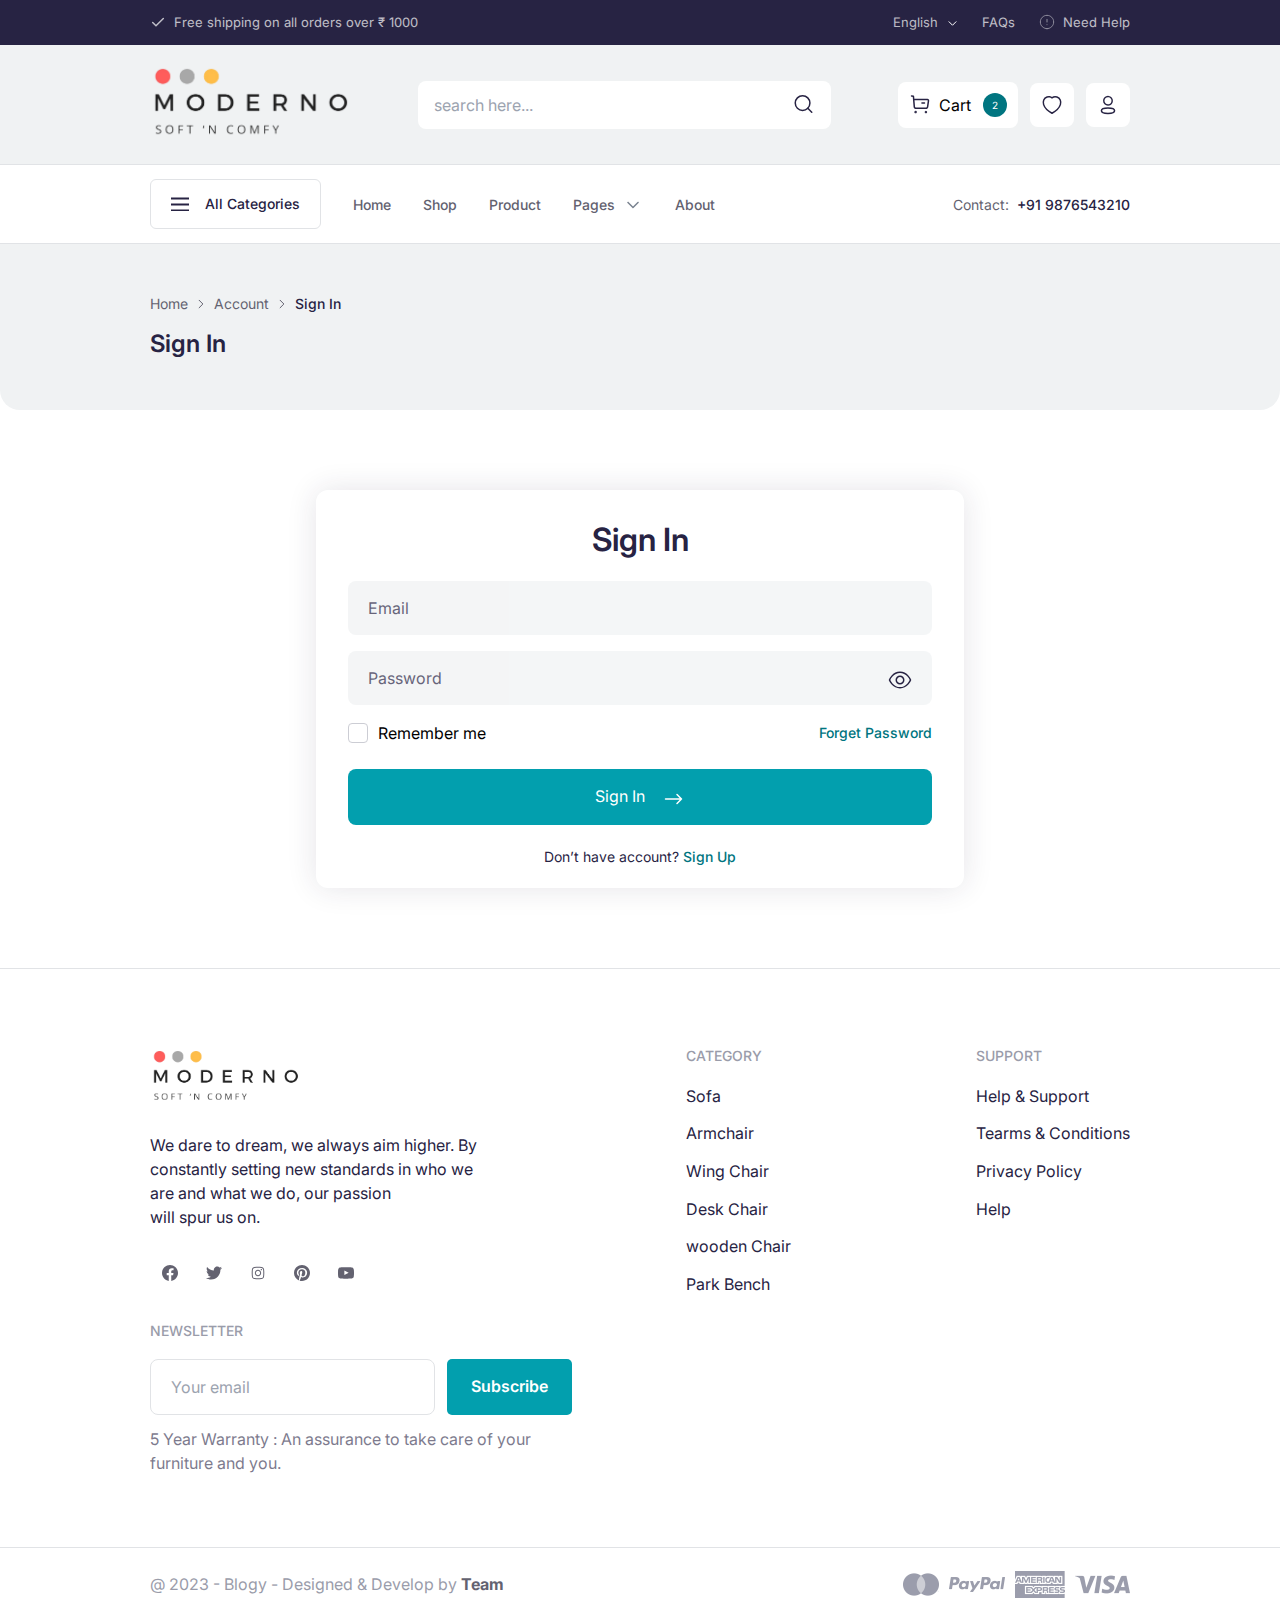
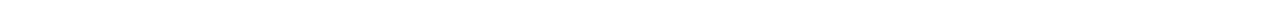
<file: Moderno/sign-in.html>
<!DOCTYPE html>
<html lang="en">

<head>
    <meta charset="UTF-8">
    <meta http-equiv="X-UA-Compatible" content="IE=edge">
    <meta name="viewport" content="width=device-width, initial-scale=1.0">

    <title>Moderno</title>
    <link rel="icon" href="./public/assets/images/all-img/Soft.png" type="image/icon type">

    <!-- google fonts -->
    <link rel="preconnect" href="https://fonts.googleapis.com">
    <link rel="preconnect" href="https://fonts.gstatic.com" crossorigin>
    <link href="https://fonts.googleapis.com/css2?family=Inter:wght@300;400;500;600;700&display=swap" rel="stylesheet">

    <!-- css link here  -->
    <link rel="stylesheet" href="./public/assets/plugins/css/swipper.css">
    <link rel="stylesheet" href="./public/assets/plugins/css/select2.css">
    <link rel="stylesheet" href="./public/css/tailwind.css">
    <link rel="stylesheet" href="./public/css/styles.css">
    <link rel="stylesheet" href="./public/css/responsive.css">
</head>

<body class="font-display">
    <!-- header area start -->
    <header class="font-display">
        <div id="header-sticky" class="">
            <div class="top-header bg-secondary">
                <div class="container px-3 md:px-5 xl:px-0">
                    <div class="py-3.5 flex justify-center sm:justify-between">
                        <p class="sm:flex gap-2 items-center text-[13px] leading-[110%] text-white opacity-70 hidden">
                            <span>
                                <svg width="16" height="17" viewBox="0 0 16 17" fill="none" xmlns="http://www.w3.org/2000/svg">
                                    <path d="M13.3334 4.5L6.00002 11.8333L2.66669 8.5" stroke="white" stroke-width="1.5" stroke-linecap="round" stroke-linejoin="round" />
                                </svg>
                            </span>
                            <span>Free shipping on all orders over &#8377 1000</span>
                        </p>
                        <div>
                            <ul class="flex gap-6 items-center">
                                <li class="inline-flex items-center text-white-50 justify-center relative language">
                                    <select class="custom-select" name="state">
                                        <option value="AL">English</option>
                                        <option value="WY">Hindi</option>
                                    </select>
                                </li>
                                <li class="inline-flex items-center justify-center">
                                    <a href="#" class="inline-flex gap-2 items-center text-white opacity-70 text-[13px] leading-[130%]">FAQs</a>
                                </li>
                                <li class="inline-flex items-center justify-center">
                                    <a href="#" class="inline-flex gap-2 items-center text-white opacity-70 text-[13px] leading-[130%]">
                                        <span>
                                            <svg width="16" height="16" viewBox="0 0 16 16" fill="none" xmlns="http://www.w3.org/2000/svg">
                                                <g opacity="0.7" clip-path="url(#clip0_906_1673)">
                                                    <path d="M7.99992 14.6667C11.6818 14.6667 14.6666 11.6819 14.6666 8C14.6666 4.3181 11.6818 1.33333 7.99992 1.33333C4.31802 1.33333 1.33325 4.3181 1.33325 8C1.33325 11.6819 4.31802 14.6667 7.99992 14.6667Z" stroke="white" stroke-linecap="round" stroke-linejoin="round" />
                                                    <path d="M8 5.33333V8" stroke="white" stroke-linecap="round" stroke-linejoin="round" />
                                                    <path d="M8 10.6667H8.00615" stroke="white" stroke-linecap="round" stroke-linejoin="round" />
                                                </g>
                                                <defs>
                                                    <clipPath id="clip0_906_1673">
                                                        <rect width="16" height="16" fill="white" />
                                                    </clipPath>
                                                </defs>
                                            </svg>
                                        </span>
                                        <span>Need Help</span>
                                    </a>
                                </li>
                            </ul>
                        </div>
                    </div>
                </div>
            </div>
            <div class="main-header bg-grayscales-500 lg:border-none border-b border-grayscales-700">
                <div class="container px-3 md:px-5 xl:px-0">
                    <div class="flex justify-between items-center py-5">
                        <div>
                            <a href="index.html">
                                <img src="./public/assets/images/all-img/logo2.png" alt="" width="200px">
                            </a>
                        </div>
                        <div class="lg:max-w-[413px] lg:block hidden w-full">
                            <div class="relative">
                                <input type="text" id="search" placeholder="search here..." class="block w-full bg-white focus:outline-none border-0 px-4 py-3 rounded-lg focus:ring-2 ring-[#029FAE]">
                                <label for="search" class="absolute right-4 top-3">
                                    <svg width="23" height="22" viewBox="0 0 23 22" fill="none" xmlns="http://www.w3.org/2000/svg">
                                        <path d="M10.5833 17.4167C14.6334 17.4167 17.9167 14.1334 17.9167 10.0833C17.9167 6.03325 14.6334 2.75 10.5833 2.75C6.53325 2.75 3.25 6.03325 3.25 10.0833C3.25 14.1334 6.53325 17.4167 10.5833 17.4167Z" stroke="#272343" stroke-width="1.5" stroke-linecap="round" stroke-linejoin="round" />
                                        <path d="M19.75 19.25L15.7625 15.2625" stroke="#272343" stroke-width="1.5" stroke-linecap="round" stroke-linejoin="round" />
                                    </svg>
                                </label>
                            </div>
                        </div>
                        <div class="lg:block hidden">
                            <ul class="flex items-center gap-3">
                                <li class="relative">
                                    <a href="#" class="inline-flex gap-2 bg-white rounded-lg p-[11px]" id="addToCart">
                                        <span><svg width="22" height="22" viewBox="0 0 22 22" fill="none" xmlns="http://www.w3.org/2000/svg">
                                                <path d="M2.52087 2.97916L4.42754 3.30916L5.31029 13.8261C5.3442 14.2399 5.5329 14.6258 5.83873 14.9066C6.14457 15.1875 6.54506 15.3427 6.96029 15.3413H16.9611C17.3587 15.3418 17.7431 15.1986 18.0436 14.9383C18.344 14.6779 18.5404 14.3178 18.5965 13.9242L19.4673 7.91266C19.4905 7.75279 19.482 7.58991 19.4422 7.43333C19.4024 7.27675 19.3322 7.12955 19.2354 7.00015C19.1387 6.87074 19.0175 6.76167 18.8786 6.67917C18.7397 6.59667 18.5859 6.54235 18.426 6.51933C18.3673 6.51291 4.73371 6.50833 4.73371 6.50833" stroke="#272343" stroke-width="1.5" stroke-linecap="round" stroke-linejoin="round" />
                                                <path d="M12.948 9.89542H15.4899" stroke="#272343" stroke-width="1.5" stroke-linecap="round" stroke-linejoin="round" />
                                                <path fill-rule="evenodd" clip-rule="evenodd" d="M6.55786 18.5194C6.62508 18.5165 6.69219 18.5273 6.75515 18.551C6.81811 18.5748 6.87562 18.611 6.9242 18.6575C6.97279 18.7041 7.01145 18.76 7.03787 18.8219C7.06428 18.8837 7.0779 18.9503 7.0779 19.0176C7.0779 19.0849 7.06428 19.1515 7.03787 19.2134C7.01145 19.2753 6.97279 19.3312 6.9242 19.3777C6.87562 19.4243 6.81811 19.4605 6.75515 19.4842C6.69219 19.508 6.62508 19.5187 6.55786 19.5158C6.42942 19.5103 6.30808 19.4554 6.21914 19.3626C6.13021 19.2698 6.08057 19.1462 6.08057 19.0176C6.08057 18.8891 6.13021 18.7655 6.21914 18.6726C6.30808 18.5798 6.42942 18.5249 6.55786 18.5194Z" fill="#272343" stroke="#272343" stroke-width="1.5" stroke-linecap="round" stroke-linejoin="round" />
                                                <path fill-rule="evenodd" clip-rule="evenodd" d="M16.8988 18.5194C17.0312 18.5194 17.1583 18.5721 17.252 18.6657C17.3457 18.7594 17.3983 18.8865 17.3983 19.019C17.3983 19.1515 17.3457 19.2786 17.252 19.3723C17.1583 19.4659 17.0312 19.5186 16.8988 19.5186C16.7663 19.5186 16.6392 19.4659 16.5455 19.3723C16.4518 19.2786 16.3992 19.1515 16.3992 19.019C16.3992 18.8865 16.4518 18.7594 16.5455 18.6657C16.6392 18.5721 16.7663 18.5194 16.8988 18.5194Z" fill="#272343" stroke="#272343" stroke-width="1.5" stroke-linecap="round" stroke-linejoin="round" />
                                            </svg>
                                        </span>
                                        <span>Cart</span>
                                        <span class="bg-dark-accents text-white rounded-full py-[3px] px-[9px] ml-1 inline-flex justify-center items-center text-[10px] leading-[100%]">2</span>
                                    </a>
                                    <div class="cart-content">
                                        <ul class="p-6">
                                            <li class="pb-4">
                                                <div class="flex items-center justify-between">
                                                    <div class="flex items-center gap-1">
                                                        <div>
                                                            <img src="./public/assets/images/all-img/cart-01.png" alt="">
                                                        </div>
                                                        <div class="px-2">
                                                            <h2 class="text-gray-black"><span>Isolate Sofa Chair</span> <span class="text-[#636270]">x3</span></h2>
                                                            <p class="text-gray-black font-semibold mb-0">&#8377 12000</p>
                                                        </div>
                                                    </div>
                                                    <div>
                                                        <button class="hover:bg-[#F0F2F3] bg-transparent p-2 hover:text-gray-black rounded-full text-[#9A9CAA] transition-all duration-500">
                                                            <svg width="28" height="28" viewBox="0 0 28 28" fill="none" xmlns="http://www.w3.org/2000/svg">
                                                                <path d="M10 10L14 14M14 14L18 10M14 14L10 18M14 14L18 18" stroke="currentColor" stroke-width="1.5" stroke-linecap="round" stroke-linejoin="round" />
                                                            </svg>
                                                        </button>
                                                    </div>
                                                </div>
                                            </li>
                                            <li class="py-4">
                                                <div class="flex items-center justify-between">
                                                    <div class="flex items-center gap-1">
                                                        <div>
                                                            <img src="./public/assets/images/all-img/cart-02.png" alt="">
                                                        </div>
                                                        <div class="px-2">
                                                            <h2 class="text-gray-black"><span>Wing Chair</span> <span class="text-[#636270]">x5</span></h2>
                                                            <p class="text-gray-black font-semibold mb-0">&#8377 1500</p>
                                                        </div>
                                                    </div>
                                                    <div>
                                                        <button class="hover:bg-[#F0F2F3] bg-transparent p-2 hover:text-gray-black rounded-full text-[#9A9CAA] transition-all duration-500">
                                                            <svg width="28" height="28" viewBox="0 0 28 28" fill="none" xmlns="http://www.w3.org/2000/svg">
                                                                <path d="M10 10L14 14M14 14L18 10M14 14L10 18M14 14L18 18" stroke="currentColor" stroke-width="1.5" stroke-linecap="round" stroke-linejoin="round" />
                                                            </svg>
                                                        </button>
                                                    </div>
                                                </div>
                                            </li>
                                            <div class="flex justify-between items-center py-2 mb-4">
                                                <p class="text-[#636270] text-lg">2 Products</p>
                                                <p class="text-gray-black text-xl font-medium">&#8377 43500</p>
                                            </div>
                                            <div class="flex justify-between items-center">
                                                <a href="shopping-cart.html" class="btn-transparent">View Cart</a>
                                                <a href="checkout-shopping.html" class="btn-primary">Checkout</a>
                                            </div>
                                        </ul>
                                    </div>
                                </li>
                                <li class="inline-flex items-center justify-center">
                                    <a href="wishlist.html" class="bg-white text-gray-black hover:text-[#007580] rounded-lg p-[11px]">
                                        <svg width="22" height="22" viewBox="0 0 22 22" fill="none" xmlns="http://www.w3.org/2000/svg">
                                            <path fill-rule="evenodd" clip-rule="evenodd" d="M2.63262 10.6315C1.64903 7.56067 2.79762 4.05075 6.02245 3.01217C6.85867 2.74459 7.74676 2.68086 8.61262 2.82629C9.47849 2.97172 10.297 3.32208 10.9999 3.84817C12.3337 2.81692 14.2743 2.46858 15.9683 3.01217C19.1922 4.05075 20.349 7.56067 19.3664 10.6315C17.8355 15.499 10.9999 19.2482 10.9999 19.2482C10.9999 19.2482 4.21478 15.5558 2.63262 10.6315V10.6315Z" stroke="currentColor" stroke-width="1.5" stroke-linecap="round" stroke-linejoin="round" />
                                        </svg>
                                    </a>
                                </li>
                                <li class="relative">
                                    <button class="bg-white text-gray-black hover:text-[#007580] rounded-lg p-[11px] user-profile">
                                        <svg width="22" height="22" viewBox="0 0 22 22" fill="none" xmlns="http://www.w3.org/2000/svg">
                                            <path fill-rule="evenodd" clip-rule="evenodd" d="M10.9862 14.0672C7.44053 14.0672 4.4137 14.6034 4.4137 16.7503C4.4137 18.8971 7.42128 19.4526 10.9862 19.4526C14.5309 19.4526 17.5587 18.9154 17.5587 16.7695C17.5587 14.6236 14.5502 14.0672 10.9862 14.0672V14.0672Z" stroke="currentColor" stroke-width="1.5" stroke-linecap="round" stroke-linejoin="round" />
                                            <path fill-rule="evenodd" clip-rule="evenodd" d="M10.9862 11.0055C11.8195 11.0055 12.634 10.7584 13.3268 10.2955C14.0197 9.83255 14.5597 9.17457 14.8785 8.40475C15.1974 7.63492 15.2808 6.78783 15.1183 5.97058C14.9557 5.15334 14.5545 4.40266 13.9653 3.81346C13.3761 3.22426 12.6254 2.82301 11.8081 2.66045C10.9909 2.49789 10.1438 2.58132 9.37397 2.9002C8.60415 3.21907 7.94617 3.75906 7.48324 4.45188C7.02031 5.14471 6.77322 5.95925 6.77322 6.7925C6.76932 7.90581 7.20779 8.97508 7.99218 9.76515C8.77657 10.5552 9.84266 11.0014 10.956 11.0055H10.9862Z" stroke="currentColor" stroke-width="1.429" stroke-linecap="round" stroke-linejoin="round" />
                                        </svg>
                                    </button>
                                    <div class="profile-content">
                                        <ul class="py-3">
                                            <div class="px-3 shadow-[0px_1px_0px_#E1E3E6]">
                                                <li>
                                                    <a href="sign-in.html">Sign In</a>
                                                </li>
                                                <li>
                                                    <a href="sign-up.html">Create a Account</a>
                                                </li>
                                            </div>
                                            <div class="px-3 shadow-[0px_1px_0px_#E1E3E6]">
                                                <li>
                                                    <a href="account-setting.html">Account Settings</a>
                                                </li>
                                                <li>
                                                    <a href="order-history.html">Order History</a>
                                                </li>
                                            </div>
                                            <div class="px-3 shadow-[0px_1px_0px_#E1E3E6]">
                                                <li>
                                                    <a href="wishlist.html">Wishlist</a>
                                                </li>
                                                <li>
                                                    <a href="shopping-cart.html">Shopping Cart</a>
                                                </li>
                                            </div>
                                            <div class="px-3">
                                                <li>
                                                    <a href="#">Logout</a>
                                                </li>
                                            </div>
                                        </ul>
                                    </div>
                                </li>
                            </ul>
                        </div>
                        <div class="lg:hidden inline-block hamburger-btn" id="hamburger-btn">
                            <span></span>
                            <span></span>
                            <span></span>
                        </div>
                    </div>
                </div>
            </div>
        </div>
        <div class="bottom-header bg-white shadow-[0px_1px_0px_#E1E3E6] relative z-30 hidden lg:block">
            <div class="container px-3 md:px-5 xl:px-0">
                <div class="py-3.5 flex justify-between items-center">
                    <div class="flex gap-8 items-center">
                        <div class="relative">
                            <button class="max-h-12 inline-flex items-center justify-center gap-4 py-3.5 px-5 border border-grayscales-700 rounded-md custom-dropdown text-gray-black text-sm leading-4 font-medium font-display">
                                <span class="text-gray-black inline-flex">
                                    <svg width="18" height="14" viewBox="0 0 18 14" fill="none" xmlns="http://www.w3.org/2000/svg">
                                        <path d="M18 2.5H0V0.5H18V2.5Z" fill="currentColor" />
                                        <path d="M18 8.5H0V6.5H18V8.5Z" fill="currentColor" />
                                        <path d="M18 14.5H0V12.5H18V14.5Z" fill="currentColor" />
                                    </svg>
                                </span>
                                <span class="text-gray-black inline-flex">All Categories</span>
                            </button>
                            <div class="dropdown-content">
                                <ul class="p-3">
                                    <li>
                                        <a href="products.html">Wodden</a>
                                    </li>
                                    <li>
                                        <a href="products.html">Partex</a>
                                    </li>
                                    <li>
                                        <a href="products.html">Plywood</a>
                                    </li>
                                    <li>
                                        <a href="products.html">Segun</a>
                                    </li>
                                </ul>
                            </div>
                        </div>

                        <ul class="lg:flex gap-8 items-center hidden main-menu">
                            <li>
                                <a href="index.html">Home</a>
                            </li>
                            <li>
                                <a href="products.html">Shop</a>
                            </li>
                            <li>
                                <a href="product-details.html">Product</a>
                            </li>
                            <li class="relative">
                                <a href="javascript:void(0);" class="inline-flex gap-2 items-center">Pages
                                    <span>
                                    <img src="./public/assets/images/all-img/select-arrow.png" alt="">     
                                    </span>
                                </a>
                                <ul>
                                    <!-- <li>
                                        <a href="404.html">404</a>
                                    </li> -->
                                    <li>
                                        <a href="account-setting.html">Account Setting</a>
                                    </li>
                                    <li>
                                        <a href="sign-in.html">Sign In</a>
                                    </li>
                                    <li>
                                        <a href="sign-up.html">Sign Up</a>
                                    </li>
                                    <li>
                                        <a href="forget-password.html">Forget Password</a>
                                    </li>
                                    <li>
                                        <a href="change-password.html">Change Password</a>
                                    </li>
                                    <li>
                                        <a href="products.html">Product List</a>
                                    </li>
                                    <li>
                                        <a href="product-details.html">Product Details</a>
                                    </li>
                                    <li>
                                        <a href="shopping-cart.html">Shopping Cart</a>
                                    </li>
                                    <li>
                                        <a href="wishlist.html">Wishlist</a>
                                    </li>
                                    <li>
                                        <a href="checkout-billing.html">Checkout Billing</a>
                                    </li>
                                    <li>
                                        <a href="checkout-shopping.html">Checkout Shoping</a>
                                    </li>
                                </ul>
                            </li>
                            <li>
                                <a href="">About</a>
                            </li>
                        </ul>
                    </div>
                    <div>
                        <p class="text-grayscales-900 inline-flex gap-2 items-center text-sm font-display"><span>Contact:</span><span class="text-secondary font-medium">+91 9876543210</span></p>
                    </div>
                </div>
            </div>
        </div>
        <!-- Mobile Menu Area Start -->
        <div class="nav-menu" id="nav-menu">
            <div class="flex justify-between  items-center px-3 py-4 mb-4">
                <div>
                    <a href="#">
                        <img src="./public/assets/images/all-img/logo-sm.png" alt="">
                    </a>
                </div>
                <ul class="flex items-center gap-3">
                    <li>
                        <a href="#" class="inline-flex gap-2 bg-white rounded-lg p-[11px] relative">
                            <span>
                                <svg width="22" height="22" viewBox="0 0 22 22" fill="none" xmlns="http://www.w3.org/2000/svg">
                                    <path d="M2.52087 2.97916L4.42754 3.30916L5.31029 13.8261C5.3442 14.2399 5.5329 14.6258 5.83873 14.9066C6.14457 15.1875 6.54506 15.3427 6.96029 15.3413H16.9611C17.3587 15.3418 17.7431 15.1986 18.0436 14.9383C18.344 14.6779 18.5404 14.3178 18.5965 13.9242L19.4673 7.91266C19.4905 7.75279 19.482 7.58991 19.4422 7.43333C19.4024 7.27675 19.3322 7.12955 19.2354 7.00015C19.1387 6.87074 19.0175 6.76167 18.8786 6.67917C18.7397 6.59667 18.5859 6.54235 18.426 6.51933C18.3673 6.51291 4.73371 6.50833 4.73371 6.50833" stroke="#272343" stroke-width="1.5" stroke-linecap="round" stroke-linejoin="round" />
                                    <path d="M12.948 9.89542H15.4899" stroke="#272343" stroke-width="1.5" stroke-linecap="round" stroke-linejoin="round" />
                                    <path fill-rule="evenodd" clip-rule="evenodd" d="M6.55786 18.5194C6.62508 18.5165 6.69219 18.5273 6.75515 18.551C6.81811 18.5748 6.87562 18.611 6.9242 18.6575C6.97279 18.7041 7.01145 18.76 7.03787 18.8219C7.06428 18.8837 7.0779 18.9503 7.0779 19.0176C7.0779 19.0849 7.06428 19.1515 7.03787 19.2134C7.01145 19.2753 6.97279 19.3312 6.9242 19.3777C6.87562 19.4243 6.81811 19.4605 6.75515 19.4842C6.69219 19.508 6.62508 19.5187 6.55786 19.5158C6.42942 19.5103 6.30808 19.4554 6.21914 19.3626C6.13021 19.2698 6.08057 19.1462 6.08057 19.0176C6.08057 18.8891 6.13021 18.7655 6.21914 18.6726C6.30808 18.5798 6.42942 18.5249 6.55786 18.5194Z" fill="#272343" stroke="#272343" stroke-width="1.5" stroke-linecap="round" stroke-linejoin="round" />
                                    <path fill-rule="evenodd" clip-rule="evenodd" d="M16.8988 18.5194C17.0312 18.5194 17.1583 18.5721 17.252 18.6657C17.3457 18.7594 17.3983 18.8865 17.3983 19.019C17.3983 19.1515 17.3457 19.2786 17.252 19.3723C17.1583 19.4659 17.0312 19.5186 16.8988 19.5186C16.7663 19.5186 16.6392 19.4659 16.5455 19.3723C16.4518 19.2786 16.3992 19.1515 16.3992 19.019C16.3992 18.8865 16.4518 18.7594 16.5455 18.6657C16.6392 18.5721 16.7663 18.5194 16.8988 18.5194Z" fill="#272343" stroke="#272343" stroke-width="1.5" stroke-linecap="round" stroke-linejoin="round" />
                                </svg>
                            </span>
                            <span class="bg-dark-accents absolute -top-1 right-0 text-white rounded-full px-2 py-1.5 inline-flex justify-center items-center text-[10px] leading-[100%]">2</span>
                        </a>
                    </li>
                    <li>
                        <a href="#" class="bg-white text-gray-black flex hover:text-[#007580] rounded-lg p-[11px]">
                            <svg width="22" height="22" viewBox="0 0 22 22" fill="none" xmlns="http://www.w3.org/2000/svg">
                                <path fill-rule="evenodd" clip-rule="evenodd" d="M2.63262 10.6315C1.64903 7.56067 2.79762 4.05075 6.02245 3.01217C6.85867 2.74459 7.74676 2.68086 8.61262 2.82629C9.47849 2.97172 10.297 3.32208 10.9999 3.84817C12.3337 2.81692 14.2743 2.46858 15.9683 3.01217C19.1922 4.05075 20.349 7.56067 19.3664 10.6315C17.8355 15.499 10.9999 19.2482 10.9999 19.2482C10.9999 19.2482 4.21478 15.5558 2.63262 10.6315V10.6315Z" stroke="currentColor" stroke-width="1.5" stroke-linecap="round" stroke-linejoin="round" />
                            </svg>
                        </a>
                    </li>
                    <li class="relative">
                        <button class="bg-white text-gray-black hover:text-[#007580] rounded-lg p-[11px] user-profile">
                            <svg width="22" height="22" viewBox="0 0 22 22" fill="none" xmlns="http://www.w3.org/2000/svg">
                                <path fill-rule="evenodd" clip-rule="evenodd" d="M10.9862 14.0672C7.44053 14.0672 4.4137 14.6034 4.4137 16.7503C4.4137 18.8971 7.42128 19.4526 10.9862 19.4526C14.5309 19.4526 17.5587 18.9154 17.5587 16.7695C17.5587 14.6236 14.5502 14.0672 10.9862 14.0672V14.0672Z" stroke="currentColor" stroke-width="1.5" stroke-linecap="round" stroke-linejoin="round" />
                                <path fill-rule="evenodd" clip-rule="evenodd" d="M10.9862 11.0055C11.8195 11.0055 12.634 10.7584 13.3268 10.2955C14.0197 9.83255 14.5597 9.17457 14.8785 8.40475C15.1974 7.63492 15.2808 6.78783 15.1183 5.97058C14.9557 5.15334 14.5545 4.40266 13.9653 3.81346C13.3761 3.22426 12.6254 2.82301 11.8081 2.66045C10.9909 2.49789 10.1438 2.58132 9.37397 2.9002C8.60415 3.21907 7.94617 3.75906 7.48324 4.45188C7.02031 5.14471 6.77322 5.95925 6.77322 6.7925C6.76932 7.90581 7.20779 8.97508 7.99218 9.76515C8.77657 10.5552 9.84266 11.0014 10.956 11.0055H10.9862Z" stroke="currentColor" stroke-width="1.429" stroke-linecap="round" stroke-linejoin="round" />
                            </svg>
                        </button>
                        <div class="profile-content">
                            <ul>
                                <li>
                                    <a href="products.html">Wodden</a>
                                </li>
                                <li>
                                    <a href="products.html">Partex</a>
                                </li>
                                <li>
                                    <a href="products.html">Plywood</a>
                                </li>
                                <li>
                                    <a href="products.html">Segun</a>
                                </li>
                            </ul>
                        </div>
                    </li>
                    <li>
                        <span class="hamburger-btn-close bg-[#F7F7F9] text-black w-[44px] h-[44px] rounded-full flex items-center justify-center" id="hamburger-btn-close">
                            <svg width="12" height="12" viewBox="0 0 12 12" fill="none" xmlns="http://www.w3.org/2000/svg">
                                <path d="M11 1L1 11" stroke="currentColor" stroke-width="1.5" stroke-linecap="round" stroke-linejoin="round"></path>
                                <path d="M1 1L11 11" stroke="currentColor" stroke-width="1.5" stroke-linecap="round" stroke-linejoin="round"></path>
                            </svg>
                        </span>
                    </li>
                </ul>
            </div>
            <div class="px-3 mb-4">
                <div class="lg:max-w-[413px] w-full">
                    <div class="relative">
                        <input type="text" placeholder="search here..." class="block w-full bg-grayscales-500 focus:outline-none border-0 px-4 py-3 rounded-lg">
                        <span class="absolute right-4 top-3">
                            <svg width="23" height="22" viewBox="0 0 23 22" fill="none" xmlns="http://www.w3.org/2000/svg">
                                <path d="M10.5833 17.4167C14.6334 17.4167 17.9167 14.1334 17.9167 10.0833C17.9167 6.03325 14.6334 2.75 10.5833 2.75C6.53325 2.75 3.25 6.03325 3.25 10.0833C3.25 14.1334 6.53325 17.4167 10.5833 17.4167Z" stroke="#272343" stroke-width="1.5" stroke-linecap="round" stroke-linejoin="round" />
                                <path d="M19.75 19.25L15.7625 15.2625" stroke="#272343" stroke-width="1.5" stroke-linecap="round" stroke-linejoin="round" />
                            </svg>
                        </span>
                    </div>
                </div>
            </div>
            <!-- menu -->
            <div>
                <nav class="tabs flex flex-row">
                    <button data-target="panel-1" class="tab rounded-none w-1/2 active text-gray-600 py-4 px-6 block hover:text-blue-500 focus:outline-none text-blue-500 border-b-2 font-medium border-blue-500">
                        Menu
                    </button>
                    <button data-target="panel-2" class="tab rounded-none w-1/2 ext-gray-600 py-4 px-6 block hover:text-blue-500 focus:outline-none border-b-2 font-medium border-blue-500">
                        Categories
                    </button>
                </nav>
            </div>

            <div id="panels">
                <div class="panel-1 tab-content active">
                    <ul class="flex flex-col items-center">
                        <li class="w-full block">
                            <a href="" class="border-b border-[#029FAE] block px-3 py-2">Home</a>
                        </li>
                        <li class="w-full block">
                            <a href="" class="border-b border-[#029FAE] block px-3 py-2">Shop</a>
                        </li>
                        <li class="w-full block">
                            <a href="" class="border-b border-[#029FAE] block px-3 py-2">Product</a>
                        </li>
                        <li class="w-full block">
                            <a href="" class="border-b border-[#029FAE] block px-3 py-2">Pages</a>
                        </li>
                        <li class="w-full block">
                            <a href="" class="border-b border-[#029FAE] block px-3 py-2">About</a>
                        </li>
                    </ul>
                </div>
                <div class="panel-2 tab-content py-5">
                    <ul>
                        <li>
                            <a href="products.html" class="border-b border-[#029FAE] block px-3 py-2">Wodden</a>
                        </li>
                        <li>
                            <a href="products.html" class="border-b border-[#029FAE] block px-3 py-2">Partex</a>
                        </li>
                        <li>
                            <a href="products.html" class="border-b border-[#029FAE] block px-3 py-2">Plywood</a>
                        </li>
                        <li>
                            <a href="products.html" class="border-b border-[#029FAE] block px-3 py-2">Segun</a>
                        </li>
                    </ul>
                </div>
            </div>
        </div>
        <!-- Mobile Menu Area End -->
        <div class="overlay" id="overlay"></div>
    </header>
    <!-- header area end -->

    <!-- Breadcrumb Start -->

    <div class="breadcrumb">
        <div class="container px-3 md:px-5 xl:px-0">
            <div class="flex items-center gap-1 py-[1.5px]">
                <a href="#" class="text-[14px] font-normal leading-[110%] text-dark-gray">Home</a>

                <svg width="18" height="18" viewBox="0 0 18 18" fill="none" xmlns="http://www.w3.org/2000/svg">
                    <path d="M7.125 5.25L10.875 9L7.125 12.75" stroke="#636270" stroke-linecap="round"
                        stroke-linejoin="round" />
                </svg>

                <a href="#" class="text-[14px] font-normal leading-[110%] text-dark-gray">Account</a>

                <svg width="18" height="18" viewBox="0 0 18 18" fill="none" xmlns="http://www.w3.org/2000/svg">
                    <path d="M7.125 5.25L10.875 9L7.125 12.75" stroke="#636270" stroke-linecap="round"
                        stroke-linejoin="round" />
                </svg>

                <span class="text-[14px] font-medium leading-[110%] font-display text-gray-black inline-block">Sign
                    In</span>
            </div>

            <h2 class="pt-[13.5px] text-2xl font-semibold text-gray-black font-display">Sign In</h2>
        </div>
    </div>
    <!-- Breadcrumb End -->

    <!-- Sign In Form Start -->
    <div class="container py-20">

        <div class="sign_in ">
            <h2 class="text-center text-gray-black xl:text-[32px] text-[20px] font-semibold font-display">Sign In</h2>
            <div class="form">
                <form action="" class="">
                    <div class="mb-4">
                        <input type="text" placeholder="Email" class="input-box focus:outline-none focus:ring-2 focus:ring-accents font-display transition duration-300 ease-in-out">
                    </div>

                    <div class="relative">
                        <input type="password" placeholder="Password" class="form_password focus:outline-none focus:ring-2 focus:ring-accents font-display transition duration-300 ease-in-out" id="myInput" name="password">
                        <span class="absolute top-[17px] right-5 cursor-pointer ">
                            <svg id="icon-show" onclick="PasswordIcon()" width="24" height="24" viewBox="0 0 24 24" fill="none" xmlns="http://www.w3.org/2000/svg">
                                <path d="M12 4.24902C4.5 4.24902 1.5 11.9999 1.5 11.9999C1.5 11.9999 4.5 19.749 12 19.749C19.5 19.749 22.5 11.9999 22.5 11.9999C22.5 11.9999 19.5 4.24902 12 4.24902V4.24902Z" stroke="#272343" stroke-width="1.5" stroke-linecap="round" stroke-linejoin="round" />
                                <path d="M12 15.75C12.9946 15.75 13.9484 15.3549 14.6517 14.6517C15.3549 13.9484 15.75 12.9946 15.75 12C15.75 11.0054 15.3549 10.0516 14.6517 9.34835C13.9484 8.64509 12.9946 8.25 12 8.25C11.0054 8.25 10.0516 8.64509 9.34835 9.34835C8.64509 10.0516 8.25 11.0054 8.25 12C8.25 12.9946 8.64509 13.9484 9.34835 14.6517C10.0516 15.3549 11.0054 15.75 12 15.75V15.75Z" stroke="#272343" stroke-width="1.5" stroke-linecap="round" stroke-linejoin="round" />
                            </svg>
                            <svg class="mt-[10px]" id="icon-hide" onclick="PasswordIcon()" width="20" height="10" viewBox="0 0 20 10" fill="none" xmlns="http://www.w3.org/2000/svg">
                                <path d="M16.858 2.93481L18.9963 6.63906" stroke="#272343" stroke-width="1.5" stroke-linecap="round" stroke-linejoin="round" />
                                <path d="M12.4547 4.99353L13.1215 8.77578" stroke="#272343" stroke-width="1.5" stroke-linecap="round" stroke-linejoin="round" />
                                <path d="M7.53701 4.99133L6.86951 8.77433" stroke="#272343" stroke-width="1.5" stroke-linecap="round" stroke-linejoin="round" />
                                <path d="M3.13825 2.9325L0.989502 6.6525" stroke="#272343" stroke-width="1.5" stroke-linecap="round" stroke-linejoin="round" />
                                <path d="M1 0.83252C2.575 2.78252 5.4655 5.25002 10 5.25002C14.5345 5.25002 17.4235 2.78252 19 0.83252" stroke="#272343" stroke-width="1.5" stroke-linecap="round" stroke-linejoin="round" />
                            </svg>
                        </span>
                    </div>
                    <div class="flex justify-between items-center">
                        <div class="cursor-pointer inline-flex items-center">
                            <input id="wp-comment-cookies-consent" name="wp-comment-cookies-consent" class="cursor-pointer" type="checkbox" value="yes">
                            <label for="wp-comment-cookies-consent">Remember me</label>
                        </div>
                        <a href="forget-password.html" class="text-dark-accents text-[14px] font-medium line-height-[110%]">Forget
                            Password</a>
                    </div>
                    <button class="form_btn w-full">
                        Sign In
                        <span>
                            <svg width="25" height="24" viewBox="0 0 25 24" fill="none" xmlns="http://www.w3.org/2000/svg">
                                <path d="M16 7.5L20.5 12M20.5 12L16 16.5M20.5 12H4.5" stroke="white" stroke-width="1.5" stroke-linecap="round" stroke-linejoin="round" />
                            </svg>

                        </span>
                    </button>

                </form>
                <div class="font-display font-normal text-[14px] leading-[110%] text-gray-black mt-6 text-center">Don’t
                    have account? <a href="sign-up.html" class="text-dark-accents font-display font-medium text-[14px] leading-[110%]"> Sign Up</a></div>
            </div>
        </div>
    </div>
    <!-- Sign In Form End -->

    <!-- footer area start -->
    <footer>
        <div class="footer-top xl:pt-20 xl:pb-[60px] py-6 sm:py-8 md:py-12 shadow-[inset_0px_1px_0px_#E1E3E6]">
            <div class="container px-3 md:px-5 xl:px-0">
                <div class=" flex flex-wrap gap-y-6 justify-between">
                    <div class="footer-widget max-w-[350px]">
                        <div class="lg:mb-6 mb-4">
                            <a href="#">
                                <img src="./public/assets/images/all-img/logo2.png" alt="" width="150px">
                            </a>
                        </div>
                        <p class="lg:mb-6 mb-4 text-gray-black text-base">We dare to dream, we always aim higher. By constantly setting new standards in who we are and what we do, our passion will spur us on.</p>
                        <ul class="flex gap-1">
                            <li>
                                <a href="#" class="text-[#636270] p-[11px] rounded-full border border-transparent hover:text-[#007580] hover:border-[#007580] transition-all duration-500">
                                    <svg width="16" height="16" viewBox="0 0 16 16" fill="none" xmlns="http://www.w3.org/2000/svg">
                                        <g clip-path="url(#clip0_1101_2875)">
                                            <path d="M16 8C16 3.58167 12.4183 0 8 0C3.58167 0 0 3.58167 0 8C0 11.993 2.92533 15.3027 6.75 15.9027V10.3127H4.71867V8H6.75V6.23733C6.75 4.23267 7.94433 3.125 9.77167 3.125C10.6467 3.125 11.5623 3.28133 11.5623 3.28133V5.25H10.5537C9.56 5.25 9.25 5.86667 9.25 6.5V8H11.4687L11.114 10.3127H9.25V15.9027C13.0747 15.3027 16 11.9927 16 8Z" fill="currentColor" />
                                        </g>
                                        <defs>
                                            <clipPath id="clip0_1101_2875">
                                                <rect width="16" height="16" fill="white" />
                                            </clipPath>
                                        </defs>
                                    </svg>
                                </a>
                            </li>
                            <li>
                                <a href="#" class="text-[#636270] p-[11px] rounded-full border border-transparent hover:text-[#007580] hover:border-[#007580] transition-all duration-500">
                                    <svg width="16" height="16" viewBox="0 0 16 16" fill="none" xmlns="http://www.w3.org/2000/svg">
                                        <g clip-path="url(#clip0_1101_2879)">
                                            <path d="M5.03333 14.5001C11.07 14.5001 14.3723 9.49813 14.3723 5.16146C14.3723 5.0208 14.369 4.87713 14.3627 4.73646C15.0052 4.27179 15.5596 3.69621 16 3.0368C15.4017 3.3028 14.7667 3.4768 14.116 3.55213C14.8008 3.14166 15.3136 2.49681 15.5593 1.73713C14.915 2.11902 14.2104 2.38843 13.4757 2.5338C12.9807 2.00757 12.3261 1.65911 11.6132 1.54228C10.9002 1.42546 10.1687 1.54679 9.53161 1.88752C8.89456 2.22824 8.38752 2.76937 8.08891 3.42721C7.79031 4.08506 7.71677 4.82296 7.87967 5.5268C6.575 5.46133 5.29865 5.12242 4.13336 4.53206C2.96806 3.94169 1.93984 3.11303 1.11533 2.0998C0.696305 2.82229 0.568091 3.67723 0.756747 4.49086C0.945403 5.30449 1.43677 6.01576 2.131 6.48013C1.60977 6.46361 1.09995 6.3233 0.643667 6.0708V6.11146C0.643231 6.86962 0.905349 7.60455 1.38547 8.19131C1.86559 8.77808 2.53409 9.18048 3.27733 9.33013C2.79463 9.46221 2.28801 9.48149 1.79667 9.38646C2.00644 10.0385 2.41454 10.6087 2.964 11.0176C3.51346 11.4266 4.17688 11.6537 4.86167 11.6675C4.18054 12.2026 3.40049 12.5981 2.56623 12.8313C1.73197 13.0644 0.859899 13.1306 0 13.0261C1.50191 13.9895 3.24899 14.5012 5.03333 14.5001Z" fill="currentColor" />
                                        </g>
                                        <defs>
                                            <clipPath id="clip0_1101_2879">
                                                <rect width="16" height="16" fill="white" />
                                            </clipPath>
                                        </defs>
                                    </svg>
                                </a>
                            </li>
                            <li>
                                <a href="#" class="text-[#636270] p-[11px] rounded-full border border-transparent hover:text-[#007580] hover:border-[#007580] transition-all duration-500">
                                    <svg width="16" height="16" viewBox="0 0 16 16" fill="none" xmlns="http://www.w3.org/2000/svg">
                                        <path d="M10.6667 4.66667C10.6667 4.48986 10.7369 4.32029 10.8619 4.19526C10.9869 4.07024 11.1565 4 11.3333 4C11.5101 4 11.6797 4.07024 11.8047 4.19526C11.9298 4.32029 12 4.48986 12 4.66667C12 4.84348 11.9298 5.01305 11.8047 5.13807C11.6797 5.2631 11.5101 5.33333 11.3333 5.33333C11.1565 5.33333 10.9869 5.2631 10.8619 5.13807C10.7369 5.01305 10.6667 4.84348 10.6667 4.66667Z" fill="currentColor" />
                                        <path fill-rule="evenodd" clip-rule="evenodd" d="M7.99998 4.83301C7.16013 4.83301 6.35467 5.16664 5.76081 5.7605C5.16694 6.35437 4.83331 7.15982 4.83331 7.99967C4.83331 8.83953 5.16694 9.64498 5.76081 10.2388C6.35467 10.8327 7.16013 11.1663 7.99998 11.1663C8.83983 11.1663 9.64529 10.8327 10.2392 10.2388C10.833 9.64498 11.1666 8.83953 11.1666 7.99967C11.1666 7.15982 10.833 6.35437 10.2392 5.7605C9.64529 5.16664 8.83983 4.83301 7.99998 4.83301ZM5.83331 7.99967C5.83331 7.42504 6.06159 6.87394 6.46792 6.46761C6.87424 6.06128 7.42534 5.83301 7.99998 5.83301C8.57462 5.83301 9.12572 6.06128 9.53204 6.46761C9.93837 6.87394 10.1666 7.42504 10.1666 7.99967C10.1666 8.57431 9.93837 9.12541 9.53204 9.53174C9.12572 9.93807 8.57462 10.1663 7.99998 10.1663C7.42534 10.1663 6.87424 9.93807 6.46792 9.53174C6.06159 9.12541 5.83331 8.57431 5.83331 7.99967Z" fill="currentColor" />
                                        <path fill-rule="evenodd" clip-rule="evenodd" d="M11.5053 1.88853C9.17557 1.63026 6.82441 1.63026 4.49465 1.88853C3.15332 2.03853 2.06999 3.09519 1.91265 4.44319C1.63625 6.80625 1.63625 9.19347 1.91265 11.5565C2.06999 12.9045 3.15265 13.9612 4.49465 14.1112C6.80532 14.3692 9.19465 14.3692 11.5053 14.1112C12.8467 13.9612 13.93 12.9045 14.0873 11.5565C14.3638 9.19347 14.3638 6.80625 14.0873 4.44319C13.93 3.09519 12.8473 2.03853 11.5053 1.88853ZM4.60532 2.88186C6.86152 2.63177 9.13845 2.63177 11.3947 2.88186C12.2813 2.98186 12.9913 3.68119 13.0947 4.55986C13.362 6.8454 13.362 9.15431 13.0947 11.4399C12.9913 12.3185 12.2813 13.0185 11.3947 13.1172C9.13845 13.3673 6.86152 13.3673 4.60532 13.1172C3.71865 13.0185 3.00865 12.3185 2.90532 11.4399C2.63802 9.15431 2.63802 6.8454 2.90532 4.55986C3.00865 3.68119 3.71865 2.98119 4.60532 2.88253V2.88186Z" fill="currentColor" />
                                    </svg>
                                </a>
                            </li>
                            <li>
                                <a href="#" class="text-[#636270] p-[11px] rounded-full border border-transparent hover:text-[#007580] hover:border-[#007580] transition-all duration-500">
                                    <svg width="16" height="16" viewBox="0 0 16 16" fill="none" xmlns="http://www.w3.org/2000/svg">
                                        <g clip-path="url(#clip0_1101_2893)">
                                            <path d="M8 0C3.58133 0 0 3.58133 0 8C0 11.3907 2.10933 14.2843 5.08433 15.45C5.01567 14.8157 4.95 13.8467 5.11267 13.1563C5.25933 12.5313 6.05 9.18133 6.05 9.18133C6.05 9.18133 5.80933 8.703 5.80933 7.99367C5.80933 6.88133 6.453 6.05 7.256 6.05C7.93733 6.05 8.26867 6.56267 8.26867 7.178C8.26867 7.86566 7.83133 8.89066 7.60633 9.84066C7.41867 10.6373 8.00633 11.2873 8.79067 11.2873C10.2123 11.2873 11.3063 9.78733 11.3063 7.625C11.3063 5.70933 9.93133 4.36867 7.96567 4.36867C5.69067 4.36867 4.353 6.075 4.353 7.84066C4.353 8.528 4.61867 9.26566 4.95 9.66566C5.01567 9.74366 5.025 9.81566 5.00633 9.89366C4.947 10.147 4.80967 10.6903 4.78433 10.8C4.75 10.9467 4.66867 10.978 4.51567 10.9063C3.51567 10.4407 2.89067 8.98133 2.89067 7.80633C2.89067 5.28133 4.725 2.96567 8.175 2.96567C10.95 2.96567 13.1063 4.94367 13.1063 7.58733C13.1063 10.344 11.3687 12.5623 8.95633 12.5623C8.147 12.5623 7.38433 12.1407 7.122 11.6437C7.122 11.6437 6.722 13.172 6.625 13.547C6.44367 14.2403 5.95633 15.1127 5.63133 15.6437C6.3986 15.8804 7.19706 16.0005 8 16C12.4187 16 16 12.4187 16 8C16 3.58133 12.4187 0 8 0Z" fill="currentColor" />
                                        </g>
                                        <defs>
                                            <clipPath id="clip0_1101_2893">
                                                <rect width="16" height="16" fill="white" />
                                            </clipPath>
                                        </defs>
                                    </svg>
                                </a>
                            </li>
                            <li>
                                <a href="#" class="text-[#636270] p-[11px] rounded-full border border-transparent hover:text-[#007580] hover:border-[#007580] transition-all duration-500">
                                    <svg width="16" height="16" viewBox="0 0 16 16" fill="none" xmlns="http://www.w3.org/2000/svg">
                                        <path d="M15.8407 4.80007C15.8407 4.80007 15.6843 3.69674 15.203 3.21274C14.5937 2.57507 13.9123 2.57207 13.6 2.5344C11.3627 2.37207 8.00333 2.37207 8.00333 2.37207H7.99667C7.99667 2.37207 4.63767 2.37207 2.4 2.5344C2.08733 2.57207 1.40633 2.57507 0.796667 3.21274C0.316 3.69674 0.162667 4.80007 0.162667 4.80007C0.162667 4.80007 0 6.09674 0 7.39074V8.60307C0 9.89707 0.159333 11.1937 0.159333 11.1937C0.159333 11.1937 0.315667 12.2971 0.793667 12.7814C1.403 13.4187 2.203 13.3971 2.55933 13.4657C3.84067 13.5877 8 13.6251 8 13.6251C8 13.6251 11.3623 13.6187 13.6 13.4594C13.9127 13.4221 14.5937 13.4187 15.2033 12.7814C15.6843 12.2971 15.8407 11.1937 15.8407 11.1937C15.8407 11.1937 16 9.9004 16 8.6034V7.39107C16 6.0974 15.8407 4.8004 15.8407 4.8004V4.80007ZM6.34667 10.0751V5.5784L10.6683 7.8344L6.34667 10.0751Z" fill="currentColor" />
                                    </svg>
                                </a>
                            </li>
                        </ul>
                    </div>

                    <div class="footer-widget">
                        <h2 class="widget-title text-[#9A9CAA] text-sm leading-[110%] font-display font-medium uppercase mb-5">Category</h2>
                        <ul class="flex flex-col gap-3">
                            <li>
                                <a href="#" class="footer-link text-gray-black text-base leading-[110%] hover:text-[#007580] transition-all duration-500 inline-block pb-1 ease-in-out">Sofa</a>
                            </li>
                            <li>
                                <a href="#" class="footer-link text-gray-black text-base leading-[110%] hover:text-[#007580] transition-all duration-500 inline-block pb-1">Armchair</a>
                            </li>
                            <li>
                                <a href="#" class="footer-link text-gray-black text-base leading-[110%] hover:text-[#007580] transition-all duration-500 inline-block pb-1">Wing Chair</a>
                            </li>
                            <li>
                                <a href="#" class="footer-link text-gray-black text-base leading-[110%] hover:text-[#007580] transition-all duration-500 inline-block pb-1">Desk Chair</a>
                            </li>
                            <li>
                                <a href="#" class="footer-link text-gray-black text-base leading-[110%] hover:text-[#007580] transition-all duration-500 inline-block pb-1">wooden Chair</a>
                            </li>
                            <li>
                                <a href="#" class="footer-link text-gray-black text-base leading-[110%] hover:text-[#007580] transition-all duration-500 inline-block pb-1">Park Bench</a>
                            </li>
                        </ul>
                    </div>

                    <div class="footer-widget">
                        <h2 class="widget-title text-[#9A9CAA] text-sm leading-[110%] font-display font-medium uppercase mb-5">Support</h2>
                        <ul class="flex flex-col gap-3">
                            <li>
                                <a href="#" class="footer-link text-gray-black text-base leading-[110%] hover:text-[#007580] transition-all duration-500 inline-block pb-1">Help & Support</a>
                            </li>
                            <li>
                                <a href="#" class="footer-link text-gray-black text-base leading-[110%] hover:text-[#007580] transition-all duration-500 inline-block pb-1">Tearms & Conditions</a>
                            </li>
                            <li>
                                <a href="#" class="footer-link text-gray-black text-base leading-[110%] hover:text-[#007580] transition-all duration-500  inline-block pb-1">Privacy Policy</a>
                            </li>
                            <li>
                                <a href="#" class="footer-link text-gray-black text-base leading-[110%] hover:text-[#007580] transition-all duration-500 inline-block pb-1">Help</a>
                            </li>
                        </ul>
                    </div>

                    <!-- footer newsletter -->
                    <div class="footer-widget w-[424px]">
                        <h2 class="widget-title text-[#9A9CAA] text-sm leading-[110%] font-display font-medium uppercase mb-5">Newsletter</h2>
                        <form action="" class="flex flex-wrap xl:flex-nowrap gap-3">
                            <input type="text" name="" id="" class="bg-[#FFFFFF] block max-w-[285px] w-full px-5 py-[15px] rounded-lg focus:outline-none focus:ring-2 focus:ring-accents transition duration-300 ease-in-out border border-[#E1E3E6]" placeholder="Your email">
                            <button type="submit" class="btn-primary">Subscribe</button>
                        </form>
                        <p class="py-3 text-gray-black opacity-60">5 Year Warranty : An assurance to take care of your furniture and you.</p>
                    </div>
                    <!-- footer newsletter end -->
                </div>
            </div>
        </div>
        <div class="footer-bottom shadow-[inset_0px_1px_0px_#E1E3E6] py-6">
            <div class="container px-3 md:px-5 xl:px-0">
                <div class="flex flex-wrap sm:justify-between sm:flex-nowrap justify-center items-center gap-y-6">
                    <p class="text-center text-[#9A9CAA]">@ 2023 - Blogy - Designed & Develop by <b class="text-grayscales-900">Team</b></p>
                    <div class="inline-flex justify-center h-[27px] w-[227px]">
                        <img src="./public/assets/images/all-img/payments.png" alt="">
                    </div>
                </div>
            </div>
        </div>
    </footer>
    <!-- footer area end -->

    <!-- script file here -->
    <script src="./public/assets/plugins/js/jquery.js"></script>
    <script src="./public/assets/plugins/js/swipper.js"></script>
    <script src="./public/assets/plugins/js/select2.js"></script>
    <script src="./public/assets/plugins/js/mixitUp.js"></script>
    <script src="./public/js/app.js"></script>
</body>

</html>
</file>
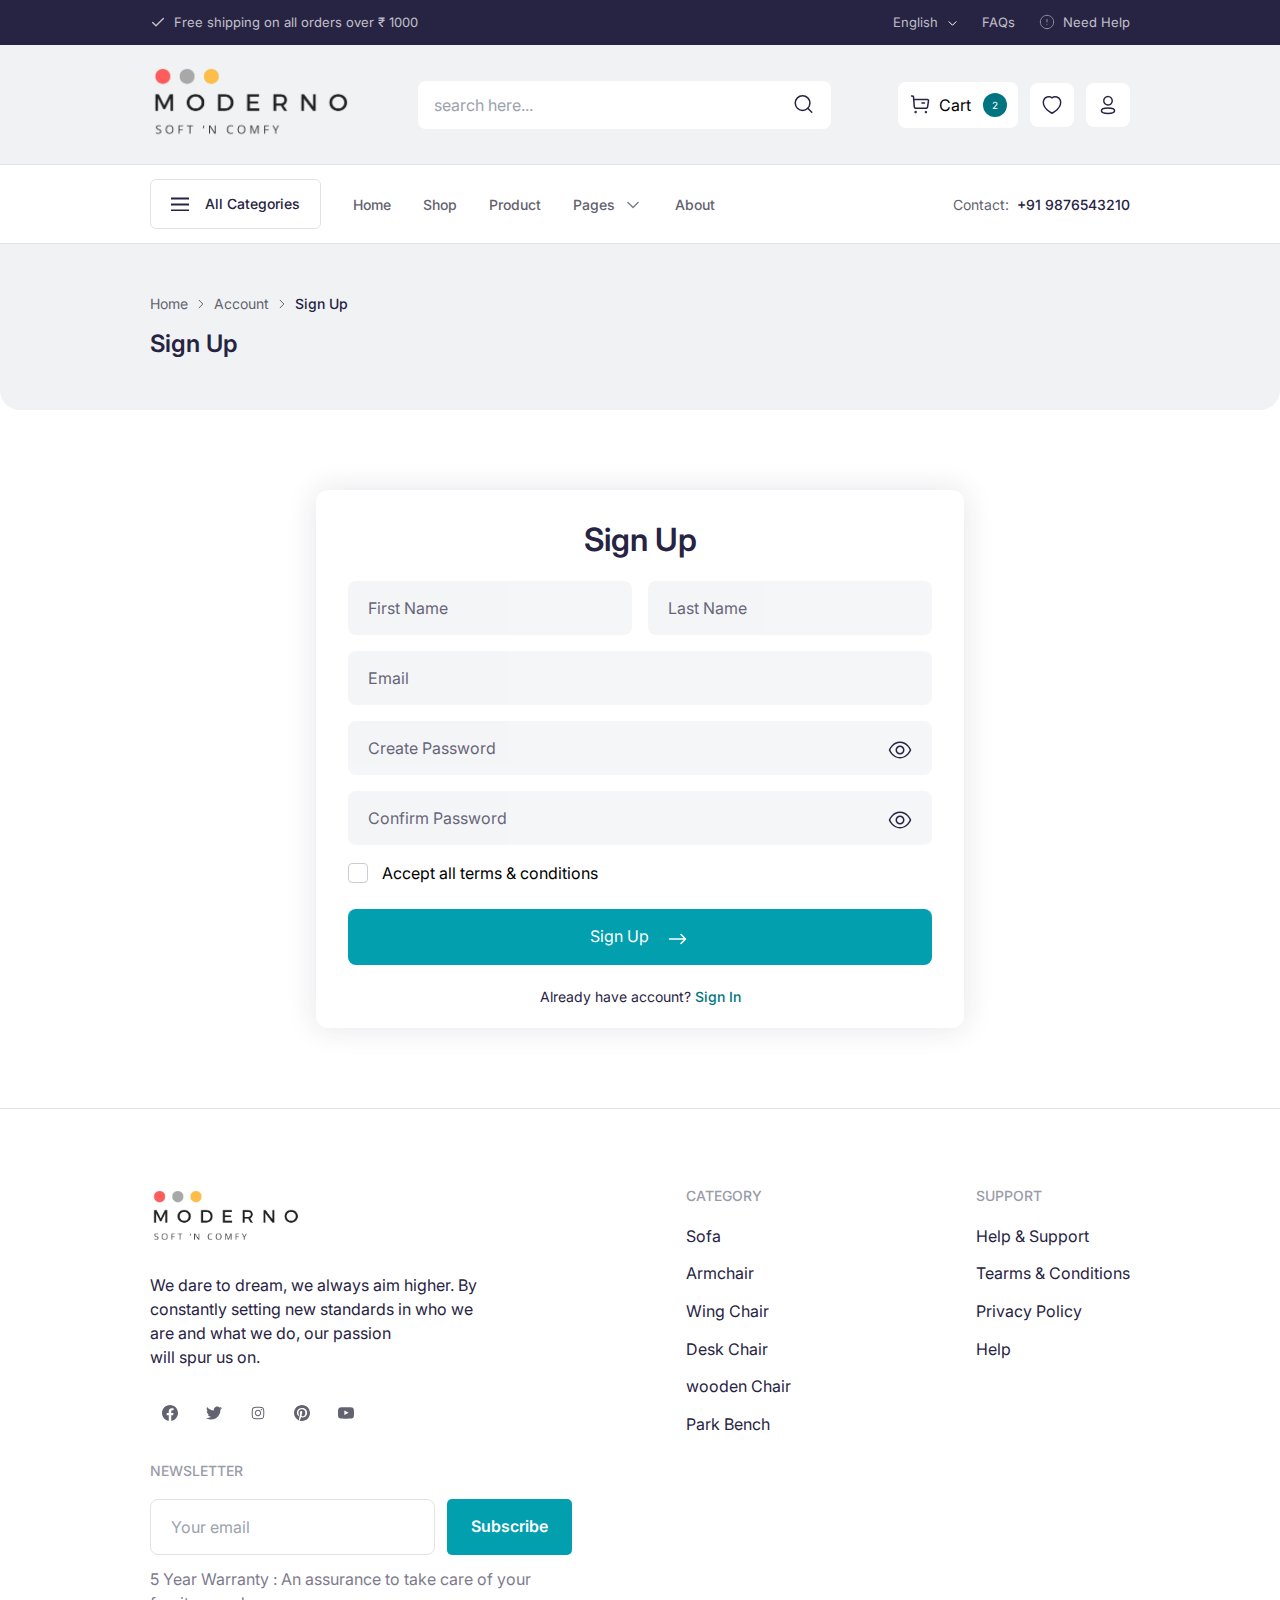
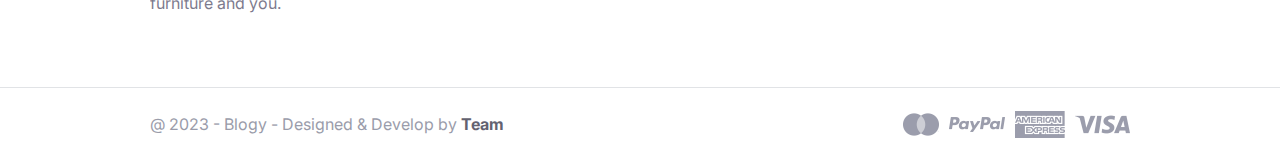
<file: Moderno/sign-up.html>
<!DOCTYPE html>
<html lang="en">

<head>
    <meta charset="UTF-8">
    <meta http-equiv="X-UA-Compatible" content="IE=edge">
    <meta name="viewport" content="width=device-width, initial-scale=1.0">

    <title>Moderno</title>
    <link rel="icon" href="./public/assets/images/all-img/Soft.png" type="image/icon type">

    <!-- google fonts -->
    <link rel="preconnect" href="https://fonts.googleapis.com">
    <link rel="preconnect" href="https://fonts.gstatic.com" crossorigin>
    <link href="https://fonts.googleapis.com/css2?family=Inter:wght@300;400;500;600;700&display=swap" rel="stylesheet">

    <!-- css link here  -->
    <link rel="stylesheet" href="./public/assets/plugins/css/swipper.css">
    <link rel="stylesheet" href="./public/assets/plugins/css/select2.css">
    <link rel="stylesheet" href="./public/css/tailwind.css">
    <link rel="stylesheet" href="./public/css/styles.css">
    <link rel="stylesheet" href="./public/css/responsive.css">
</head>

<body class="font-display">
    <!-- header area start -->
    <header class="font-display">
        <div id="header-sticky" class="">
            <div class="top-header bg-secondary">
                <div class="container px-3 md:px-5 xl:px-0">
                    <div class="py-3.5 flex justify-center sm:justify-between">
                        <p class="sm:flex gap-2 items-center text-[13px] leading-[110%] text-white opacity-70 hidden">
                            <span>
                                <svg width="16" height="17" viewBox="0 0 16 17" fill="none" xmlns="http://www.w3.org/2000/svg">
                                    <path d="M13.3334 4.5L6.00002 11.8333L2.66669 8.5" stroke="white" stroke-width="1.5" stroke-linecap="round" stroke-linejoin="round" />
                                </svg>
                            </span>
                            <span>Free shipping on all orders over &#8377 1000</span>
                        </p>
                        <div>
                            <ul class="flex gap-6 items-center">
                                <li class="inline-flex items-center text-white-50 justify-center relative language">
                                    <select class="custom-select" name="state">
                                        <option value="AL">English</option>
                                        <option value="WY">Hindi</option>
                                    </select>
                                </li>
                                <li class="inline-flex items-center justify-center">
                                    <a href="#" class="inline-flex gap-2 items-center text-white opacity-70 text-[13px] leading-[130%]">FAQs</a>
                                </li>
                                <li class="inline-flex items-center justify-center">
                                    <a href="#" class="inline-flex gap-2 items-center text-white opacity-70 text-[13px] leading-[130%]">
                                        <span>
                                            <svg width="16" height="16" viewBox="0 0 16 16" fill="none" xmlns="http://www.w3.org/2000/svg">
                                                <g opacity="0.7" clip-path="url(#clip0_906_1673)">
                                                    <path d="M7.99992 14.6667C11.6818 14.6667 14.6666 11.6819 14.6666 8C14.6666 4.3181 11.6818 1.33333 7.99992 1.33333C4.31802 1.33333 1.33325 4.3181 1.33325 8C1.33325 11.6819 4.31802 14.6667 7.99992 14.6667Z" stroke="white" stroke-linecap="round" stroke-linejoin="round" />
                                                    <path d="M8 5.33333V8" stroke="white" stroke-linecap="round" stroke-linejoin="round" />
                                                    <path d="M8 10.6667H8.00615" stroke="white" stroke-linecap="round" stroke-linejoin="round" />
                                                </g>
                                                <defs>
                                                    <clipPath id="clip0_906_1673">
                                                        <rect width="16" height="16" fill="white" />
                                                    </clipPath>
                                                </defs>
                                            </svg>
                                        </span>
                                        <span>Need Help</span>
                                    </a>
                                </li>
                            </ul>
                        </div>
                    </div>
                </div>
            </div>
            <div class="main-header bg-grayscales-500 lg:border-none border-b border-grayscales-700">
                <div class="container px-3 md:px-5 xl:px-0">
                    <div class="flex justify-between items-center py-5">
                        <div>
                            <a href="index.html">
                                <img src="./public/assets/images/all-img/logo2.png" alt="" width="200px">
                            </a>
                        </div>
                        <div class="lg:max-w-[413px] lg:block hidden w-full">
                            <div class="relative">
                                <input type="text" id="search" placeholder="search here..." class="block w-full bg-white focus:outline-none border-0 px-4 py-3 rounded-lg focus:ring-2 ring-[#029FAE]">
                                <label for="search" class="absolute right-4 top-3">
                                    <svg width="23" height="22" viewBox="0 0 23 22" fill="none" xmlns="http://www.w3.org/2000/svg">
                                        <path d="M10.5833 17.4167C14.6334 17.4167 17.9167 14.1334 17.9167 10.0833C17.9167 6.03325 14.6334 2.75 10.5833 2.75C6.53325 2.75 3.25 6.03325 3.25 10.0833C3.25 14.1334 6.53325 17.4167 10.5833 17.4167Z" stroke="#272343" stroke-width="1.5" stroke-linecap="round" stroke-linejoin="round" />
                                        <path d="M19.75 19.25L15.7625 15.2625" stroke="#272343" stroke-width="1.5" stroke-linecap="round" stroke-linejoin="round" />
                                    </svg>
                                </label>
                            </div>
                        </div>
                        <div class="lg:block hidden">
                            <ul class="flex items-center gap-3">
                                <li class="relative">
                                    <a href="#" class="inline-flex gap-2 bg-white rounded-lg p-[11px]" id="addToCart">
                                        <span><svg width="22" height="22" viewBox="0 0 22 22" fill="none" xmlns="http://www.w3.org/2000/svg">
                                                <path d="M2.52087 2.97916L4.42754 3.30916L5.31029 13.8261C5.3442 14.2399 5.5329 14.6258 5.83873 14.9066C6.14457 15.1875 6.54506 15.3427 6.96029 15.3413H16.9611C17.3587 15.3418 17.7431 15.1986 18.0436 14.9383C18.344 14.6779 18.5404 14.3178 18.5965 13.9242L19.4673 7.91266C19.4905 7.75279 19.482 7.58991 19.4422 7.43333C19.4024 7.27675 19.3322 7.12955 19.2354 7.00015C19.1387 6.87074 19.0175 6.76167 18.8786 6.67917C18.7397 6.59667 18.5859 6.54235 18.426 6.51933C18.3673 6.51291 4.73371 6.50833 4.73371 6.50833" stroke="#272343" stroke-width="1.5" stroke-linecap="round" stroke-linejoin="round" />
                                                <path d="M12.948 9.89542H15.4899" stroke="#272343" stroke-width="1.5" stroke-linecap="round" stroke-linejoin="round" />
                                                <path fill-rule="evenodd" clip-rule="evenodd" d="M6.55786 18.5194C6.62508 18.5165 6.69219 18.5273 6.75515 18.551C6.81811 18.5748 6.87562 18.611 6.9242 18.6575C6.97279 18.7041 7.01145 18.76 7.03787 18.8219C7.06428 18.8837 7.0779 18.9503 7.0779 19.0176C7.0779 19.0849 7.06428 19.1515 7.03787 19.2134C7.01145 19.2753 6.97279 19.3312 6.9242 19.3777C6.87562 19.4243 6.81811 19.4605 6.75515 19.4842C6.69219 19.508 6.62508 19.5187 6.55786 19.5158C6.42942 19.5103 6.30808 19.4554 6.21914 19.3626C6.13021 19.2698 6.08057 19.1462 6.08057 19.0176C6.08057 18.8891 6.13021 18.7655 6.21914 18.6726C6.30808 18.5798 6.42942 18.5249 6.55786 18.5194Z" fill="#272343" stroke="#272343" stroke-width="1.5" stroke-linecap="round" stroke-linejoin="round" />
                                                <path fill-rule="evenodd" clip-rule="evenodd" d="M16.8988 18.5194C17.0312 18.5194 17.1583 18.5721 17.252 18.6657C17.3457 18.7594 17.3983 18.8865 17.3983 19.019C17.3983 19.1515 17.3457 19.2786 17.252 19.3723C17.1583 19.4659 17.0312 19.5186 16.8988 19.5186C16.7663 19.5186 16.6392 19.4659 16.5455 19.3723C16.4518 19.2786 16.3992 19.1515 16.3992 19.019C16.3992 18.8865 16.4518 18.7594 16.5455 18.6657C16.6392 18.5721 16.7663 18.5194 16.8988 18.5194Z" fill="#272343" stroke="#272343" stroke-width="1.5" stroke-linecap="round" stroke-linejoin="round" />
                                            </svg>
                                        </span>
                                        <span>Cart</span>
                                        <span class="bg-dark-accents text-white rounded-full py-[3px] px-[9px] ml-1 inline-flex justify-center items-center text-[10px] leading-[100%]">2</span>
                                    </a>
                                    <div class="cart-content">
                                        <ul class="p-6">
                                            <li class="pb-4">
                                                <div class="flex items-center justify-between">
                                                    <div class="flex items-center gap-1">
                                                        <div>
                                                            <img src="./public/assets/images/all-img/cart-01.png" alt="">
                                                        </div>
                                                        <div class="px-2">
                                                            <h2 class="text-gray-black"><span>Isolate Sofa Chair</span> <span class="text-[#636270]">x3</span></h2>
                                                            <p class="text-gray-black font-semibold mb-0">&#8377 12000</p>
                                                        </div>
                                                    </div>
                                                    <div>
                                                        <button class="hover:bg-[#F0F2F3] bg-transparent p-2 hover:text-gray-black rounded-full text-[#9A9CAA] transition-all duration-500">
                                                            <svg width="28" height="28" viewBox="0 0 28 28" fill="none" xmlns="http://www.w3.org/2000/svg">
                                                                <path d="M10 10L14 14M14 14L18 10M14 14L10 18M14 14L18 18" stroke="currentColor" stroke-width="1.5" stroke-linecap="round" stroke-linejoin="round" />
                                                            </svg>
                                                        </button>
                                                    </div>
                                                </div>
                                            </li>
                                            <li class="py-4">
                                                <div class="flex items-center justify-between">
                                                    <div class="flex items-center gap-1">
                                                        <div>
                                                            <img src="./public/assets/images/all-img/cart-02.png" alt="">
                                                        </div>
                                                        <div class="px-2">
                                                            <h2 class="text-gray-black"><span>Wing Chair</span> <span class="text-[#636270]">x5</span></h2>
                                                            <p class="text-gray-black font-semibold mb-0">&#8377 1500</p>
                                                        </div>
                                                    </div>
                                                    <div>
                                                        <button class="hover:bg-[#F0F2F3] bg-transparent p-2 hover:text-gray-black rounded-full text-[#9A9CAA] transition-all duration-500">
                                                            <svg width="28" height="28" viewBox="0 0 28 28" fill="none" xmlns="http://www.w3.org/2000/svg">
                                                                <path d="M10 10L14 14M14 14L18 10M14 14L10 18M14 14L18 18" stroke="currentColor" stroke-width="1.5" stroke-linecap="round" stroke-linejoin="round" />
                                                            </svg>
                                                        </button>
                                                    </div>
                                                </div>
                                            </li>
                                            <div class="flex justify-between items-center py-2 mb-4">
                                                <p class="text-[#636270] text-lg">2 Products</p>
                                                <p class="text-gray-black text-xl font-medium">&#8377 43500</p>
                                            </div>
                                            <div class="flex justify-between items-center">
                                                <a href="shopping-cart.html" class="btn-transparent">View Cart</a>
                                                <a href="checkout-shopping.html" class="btn-primary">Checkout</a>
                                            </div>
                                        </ul>
                                    </div>
                                </li>
                                <li class="inline-flex items-center justify-center">
                                    <a href="wishlist.html" class="bg-white text-gray-black hover:text-[#007580] rounded-lg p-[11px]">
                                        <svg width="22" height="22" viewBox="0 0 22 22" fill="none" xmlns="http://www.w3.org/2000/svg">
                                            <path fill-rule="evenodd" clip-rule="evenodd" d="M2.63262 10.6315C1.64903 7.56067 2.79762 4.05075 6.02245 3.01217C6.85867 2.74459 7.74676 2.68086 8.61262 2.82629C9.47849 2.97172 10.297 3.32208 10.9999 3.84817C12.3337 2.81692 14.2743 2.46858 15.9683 3.01217C19.1922 4.05075 20.349 7.56067 19.3664 10.6315C17.8355 15.499 10.9999 19.2482 10.9999 19.2482C10.9999 19.2482 4.21478 15.5558 2.63262 10.6315V10.6315Z" stroke="currentColor" stroke-width="1.5" stroke-linecap="round" stroke-linejoin="round" />
                                        </svg>
                                    </a>
                                </li>
                                <li class="relative">
                                    <button class="bg-white text-gray-black hover:text-[#007580] rounded-lg p-[11px] user-profile">
                                        <svg width="22" height="22" viewBox="0 0 22 22" fill="none" xmlns="http://www.w3.org/2000/svg">
                                            <path fill-rule="evenodd" clip-rule="evenodd" d="M10.9862 14.0672C7.44053 14.0672 4.4137 14.6034 4.4137 16.7503C4.4137 18.8971 7.42128 19.4526 10.9862 19.4526C14.5309 19.4526 17.5587 18.9154 17.5587 16.7695C17.5587 14.6236 14.5502 14.0672 10.9862 14.0672V14.0672Z" stroke="currentColor" stroke-width="1.5" stroke-linecap="round" stroke-linejoin="round" />
                                            <path fill-rule="evenodd" clip-rule="evenodd" d="M10.9862 11.0055C11.8195 11.0055 12.634 10.7584 13.3268 10.2955C14.0197 9.83255 14.5597 9.17457 14.8785 8.40475C15.1974 7.63492 15.2808 6.78783 15.1183 5.97058C14.9557 5.15334 14.5545 4.40266 13.9653 3.81346C13.3761 3.22426 12.6254 2.82301 11.8081 2.66045C10.9909 2.49789 10.1438 2.58132 9.37397 2.9002C8.60415 3.21907 7.94617 3.75906 7.48324 4.45188C7.02031 5.14471 6.77322 5.95925 6.77322 6.7925C6.76932 7.90581 7.20779 8.97508 7.99218 9.76515C8.77657 10.5552 9.84266 11.0014 10.956 11.0055H10.9862Z" stroke="currentColor" stroke-width="1.429" stroke-linecap="round" stroke-linejoin="round" />
                                        </svg>
                                    </button>
                                    <div class="profile-content">
                                        <ul class="py-3">
                                            <div class="px-3 shadow-[0px_1px_0px_#E1E3E6]">
                                                <li>
                                                    <a href="sign-in.html">Sign In</a>
                                                </li>
                                                <li>
                                                    <a href="sign-up.html">Create a Account</a>
                                                </li>
                                            </div>
                                            <div class="px-3 shadow-[0px_1px_0px_#E1E3E6]">
                                                <li>
                                                    <a href="account-setting.html">Account Settings</a>
                                                </li>
                                                <li>
                                                    <a href="order-history.html">Order History</a>
                                                </li>
                                            </div>
                                            <div class="px-3 shadow-[0px_1px_0px_#E1E3E6]">
                                                <li>
                                                    <a href="wishlist.html">Wishlist</a>
                                                </li>
                                                <li>
                                                    <a href="shopping-cart.html">Shopping Cart</a>
                                                </li>
                                            </div>
                                            <div class="px-3">
                                                <li>
                                                    <a href="#">Logout</a>
                                                </li>
                                            </div>
                                        </ul>
                                    </div>
                                </li>
                            </ul>
                        </div>
                        <div class="lg:hidden inline-block hamburger-btn" id="hamburger-btn">
                            <span></span>
                            <span></span>
                            <span></span>
                        </div>
                    </div>
                </div>
            </div>
        </div>
        <div class="bottom-header bg-white shadow-[0px_1px_0px_#E1E3E6] relative z-30 hidden lg:block">
            <div class="container px-3 md:px-5 xl:px-0">
                <div class="py-3.5 flex justify-between items-center">
                    <div class="flex gap-8 items-center">
                        <div class="relative">
                            <button class="max-h-12 inline-flex items-center justify-center gap-4 py-3.5 px-5 border border-grayscales-700 rounded-md custom-dropdown text-gray-black text-sm leading-4 font-medium font-display">
                                <span class="text-gray-black inline-flex">
                                    <svg width="18" height="14" viewBox="0 0 18 14" fill="none" xmlns="http://www.w3.org/2000/svg">
                                        <path d="M18 2.5H0V0.5H18V2.5Z" fill="currentColor" />
                                        <path d="M18 8.5H0V6.5H18V8.5Z" fill="currentColor" />
                                        <path d="M18 14.5H0V12.5H18V14.5Z" fill="currentColor" />
                                    </svg>
                                </span>
                                <span class="text-gray-black inline-flex">All Categories</span>
                            </button>
                            <div class="dropdown-content">
                                <ul class="p-3">
                                    <li>
                                        <a href="products.html">Wodden</a>
                                    </li>
                                    <li>
                                        <a href="products.html">Partex</a>
                                    </li>
                                    <li>
                                        <a href="products.html">Plywood</a>
                                    </li>
                                    <li>
                                        <a href="products.html">Segun</a>
                                    </li>
                                </ul>
                            </div>
                        </div>

                        <ul class="lg:flex gap-8 items-center hidden main-menu">
                            <li>
                                <a href="index.html">Home</a>
                            </li>
                            <li>
                                <a href="products.html">Shop</a>
                            </li>
                            <li>
                                <a href="product-details.html">Product</a>
                            </li>
                            <li class="relative">
                                <a href="javascript:void(0);" class="inline-flex gap-2 items-center">Pages
                                    <span>
                                    <img src="./public/assets/images/all-img/select-arrow.png" alt="">     
                                    </span>
                                </a>
                                <ul>
                                    <!-- <li>
                                        <a href="404.html">404</a>
                                    </li> -->
                                    <li>
                                        <a href="account-setting.html">Account Setting</a>
                                    </li>
                                    <li>
                                        <a href="sign-in.html">Sign In</a>
                                    </li>
                                    <li>
                                        <a href="sign-up.html">Sign Up</a>
                                    </li>
                                    <li>
                                        <a href="forget-password.html">Forget Password</a>
                                    </li>
                                    <li>
                                        <a href="change-password.html">Change Password</a>
                                    </li>
                                    <li>
                                        <a href="products.html">Product List</a>
                                    </li>
                                    <li>
                                        <a href="product-details.html">Product Details</a>
                                    </li>
                                    <li>
                                        <a href="shopping-cart.html">Shopping Cart</a>
                                    </li>
                                    <li>
                                        <a href="wishlist.html">Wishlist</a>
                                    </li>
                                    <li>
                                        <a href="checkout-billing.html">Checkout Billing</a>
                                    </li>
                                    <li>
                                        <a href="checkout-shopping.html">Checkout Shoping</a>
                                    </li>
                                </ul>
                            </li>
                            <li>
                                <a href="">About</a>
                            </li>
                        </ul>
                    </div>
                    <div>
                        <p class="text-grayscales-900 inline-flex gap-2 items-center text-sm font-display"><span>Contact:</span><span class="text-secondary font-medium">+91 9876543210</span></p>
                    </div>
                </div>
            </div>
        </div>
        <!-- Mobile Menu Area Start -->
        <div class="nav-menu" id="nav-menu">
            <div class="flex justify-between  items-center px-3 py-4 mb-4">
                <div>
                    <a href="#">
                        <img src="./public/assets/images/all-img/logo-sm.png" alt="">
                    </a>
                </div>
                <ul class="flex items-center gap-3">
                    <li>
                        <a href="#" class="inline-flex gap-2 bg-white rounded-lg p-[11px] relative">
                            <span>
                                <svg width="22" height="22" viewBox="0 0 22 22" fill="none" xmlns="http://www.w3.org/2000/svg">
                                    <path d="M2.52087 2.97916L4.42754 3.30916L5.31029 13.8261C5.3442 14.2399 5.5329 14.6258 5.83873 14.9066C6.14457 15.1875 6.54506 15.3427 6.96029 15.3413H16.9611C17.3587 15.3418 17.7431 15.1986 18.0436 14.9383C18.344 14.6779 18.5404 14.3178 18.5965 13.9242L19.4673 7.91266C19.4905 7.75279 19.482 7.58991 19.4422 7.43333C19.4024 7.27675 19.3322 7.12955 19.2354 7.00015C19.1387 6.87074 19.0175 6.76167 18.8786 6.67917C18.7397 6.59667 18.5859 6.54235 18.426 6.51933C18.3673 6.51291 4.73371 6.50833 4.73371 6.50833" stroke="#272343" stroke-width="1.5" stroke-linecap="round" stroke-linejoin="round" />
                                    <path d="M12.948 9.89542H15.4899" stroke="#272343" stroke-width="1.5" stroke-linecap="round" stroke-linejoin="round" />
                                    <path fill-rule="evenodd" clip-rule="evenodd" d="M6.55786 18.5194C6.62508 18.5165 6.69219 18.5273 6.75515 18.551C6.81811 18.5748 6.87562 18.611 6.9242 18.6575C6.97279 18.7041 7.01145 18.76 7.03787 18.8219C7.06428 18.8837 7.0779 18.9503 7.0779 19.0176C7.0779 19.0849 7.06428 19.1515 7.03787 19.2134C7.01145 19.2753 6.97279 19.3312 6.9242 19.3777C6.87562 19.4243 6.81811 19.4605 6.75515 19.4842C6.69219 19.508 6.62508 19.5187 6.55786 19.5158C6.42942 19.5103 6.30808 19.4554 6.21914 19.3626C6.13021 19.2698 6.08057 19.1462 6.08057 19.0176C6.08057 18.8891 6.13021 18.7655 6.21914 18.6726C6.30808 18.5798 6.42942 18.5249 6.55786 18.5194Z" fill="#272343" stroke="#272343" stroke-width="1.5" stroke-linecap="round" stroke-linejoin="round" />
                                    <path fill-rule="evenodd" clip-rule="evenodd" d="M16.8988 18.5194C17.0312 18.5194 17.1583 18.5721 17.252 18.6657C17.3457 18.7594 17.3983 18.8865 17.3983 19.019C17.3983 19.1515 17.3457 19.2786 17.252 19.3723C17.1583 19.4659 17.0312 19.5186 16.8988 19.5186C16.7663 19.5186 16.6392 19.4659 16.5455 19.3723C16.4518 19.2786 16.3992 19.1515 16.3992 19.019C16.3992 18.8865 16.4518 18.7594 16.5455 18.6657C16.6392 18.5721 16.7663 18.5194 16.8988 18.5194Z" fill="#272343" stroke="#272343" stroke-width="1.5" stroke-linecap="round" stroke-linejoin="round" />
                                </svg>
                            </span>
                            <span class="bg-dark-accents absolute -top-1 right-0 text-white rounded-full px-2 py-1.5 inline-flex justify-center items-center text-[10px] leading-[100%]">2</span>
                        </a>
                    </li>
                    <li>
                        <a href="#" class="bg-white text-gray-black flex hover:text-[#007580] rounded-lg p-[11px]">
                            <svg width="22" height="22" viewBox="0 0 22 22" fill="none" xmlns="http://www.w3.org/2000/svg">
                                <path fill-rule="evenodd" clip-rule="evenodd" d="M2.63262 10.6315C1.64903 7.56067 2.79762 4.05075 6.02245 3.01217C6.85867 2.74459 7.74676 2.68086 8.61262 2.82629C9.47849 2.97172 10.297 3.32208 10.9999 3.84817C12.3337 2.81692 14.2743 2.46858 15.9683 3.01217C19.1922 4.05075 20.349 7.56067 19.3664 10.6315C17.8355 15.499 10.9999 19.2482 10.9999 19.2482C10.9999 19.2482 4.21478 15.5558 2.63262 10.6315V10.6315Z" stroke="currentColor" stroke-width="1.5" stroke-linecap="round" stroke-linejoin="round" />
                            </svg>
                        </a>
                    </li>
                    <li class="relative">
                        <button class="bg-white text-gray-black hover:text-[#007580] rounded-lg p-[11px] user-profile">
                            <svg width="22" height="22" viewBox="0 0 22 22" fill="none" xmlns="http://www.w3.org/2000/svg">
                                <path fill-rule="evenodd" clip-rule="evenodd" d="M10.9862 14.0672C7.44053 14.0672 4.4137 14.6034 4.4137 16.7503C4.4137 18.8971 7.42128 19.4526 10.9862 19.4526C14.5309 19.4526 17.5587 18.9154 17.5587 16.7695C17.5587 14.6236 14.5502 14.0672 10.9862 14.0672V14.0672Z" stroke="currentColor" stroke-width="1.5" stroke-linecap="round" stroke-linejoin="round" />
                                <path fill-rule="evenodd" clip-rule="evenodd" d="M10.9862 11.0055C11.8195 11.0055 12.634 10.7584 13.3268 10.2955C14.0197 9.83255 14.5597 9.17457 14.8785 8.40475C15.1974 7.63492 15.2808 6.78783 15.1183 5.97058C14.9557 5.15334 14.5545 4.40266 13.9653 3.81346C13.3761 3.22426 12.6254 2.82301 11.8081 2.66045C10.9909 2.49789 10.1438 2.58132 9.37397 2.9002C8.60415 3.21907 7.94617 3.75906 7.48324 4.45188C7.02031 5.14471 6.77322 5.95925 6.77322 6.7925C6.76932 7.90581 7.20779 8.97508 7.99218 9.76515C8.77657 10.5552 9.84266 11.0014 10.956 11.0055H10.9862Z" stroke="currentColor" stroke-width="1.429" stroke-linecap="round" stroke-linejoin="round" />
                            </svg>
                        </button>
                        <div class="profile-content">
                            <ul>
                                <li>
                                    <a href="products.html">Wodden</a>
                                </li>
                                <li>
                                    <a href="products.html">Partex</a>
                                </li>
                                <li>
                                    <a href="products.html">Plywood</a>
                                </li>
                                <li>
                                    <a href="products.html">Segun</a>
                                </li>
                            </ul>
                        </div>
                    </li>
                    <li>
                        <span class="hamburger-btn-close bg-[#F7F7F9] text-black w-[44px] h-[44px] rounded-full flex items-center justify-center" id="hamburger-btn-close">
                            <svg width="12" height="12" viewBox="0 0 12 12" fill="none" xmlns="http://www.w3.org/2000/svg">
                                <path d="M11 1L1 11" stroke="currentColor" stroke-width="1.5" stroke-linecap="round" stroke-linejoin="round"></path>
                                <path d="M1 1L11 11" stroke="currentColor" stroke-width="1.5" stroke-linecap="round" stroke-linejoin="round"></path>
                            </svg>
                        </span>
                    </li>
                </ul>
            </div>
            <div class="px-3 mb-4">
                <div class="lg:max-w-[413px] w-full">
                    <div class="relative">
                        <input type="text" placeholder="search here..." class="block w-full bg-grayscales-500 focus:outline-none border-0 px-4 py-3 rounded-lg">
                        <span class="absolute right-4 top-3">
                            <svg width="23" height="22" viewBox="0 0 23 22" fill="none" xmlns="http://www.w3.org/2000/svg">
                                <path d="M10.5833 17.4167C14.6334 17.4167 17.9167 14.1334 17.9167 10.0833C17.9167 6.03325 14.6334 2.75 10.5833 2.75C6.53325 2.75 3.25 6.03325 3.25 10.0833C3.25 14.1334 6.53325 17.4167 10.5833 17.4167Z" stroke="#272343" stroke-width="1.5" stroke-linecap="round" stroke-linejoin="round" />
                                <path d="M19.75 19.25L15.7625 15.2625" stroke="#272343" stroke-width="1.5" stroke-linecap="round" stroke-linejoin="round" />
                            </svg>
                        </span>
                    </div>
                </div>
            </div>
            <!-- menu -->
            <div>
                <nav class="tabs flex flex-row">
                    <button data-target="panel-1" class="tab rounded-none w-1/2 active text-gray-600 py-4 px-6 block hover:text-blue-500 focus:outline-none text-blue-500 border-b-2 font-medium border-blue-500">
                        Menu
                    </button>
                    <button data-target="panel-2" class="tab rounded-none w-1/2 ext-gray-600 py-4 px-6 block hover:text-blue-500 focus:outline-none border-b-2 font-medium border-blue-500">
                        Categories
                    </button>
                </nav>
            </div>

            <div id="panels">
                <div class="panel-1 tab-content active">
                    <ul class="flex flex-col items-center">
                        <li class="w-full block">
                            <a href="" class="border-b border-[#029FAE] block px-3 py-2">Home</a>
                        </li>
                        <li class="w-full block">
                            <a href="" class="border-b border-[#029FAE] block px-3 py-2">Shop</a>
                        </li>
                        <li class="w-full block">
                            <a href="" class="border-b border-[#029FAE] block px-3 py-2">Product</a>
                        </li>
                        <li class="w-full block">
                            <a href="" class="border-b border-[#029FAE] block px-3 py-2">Pages</a>
                        </li>
                        <li class="w-full block">
                            <a href="" class="border-b border-[#029FAE] block px-3 py-2">About</a>
                        </li>
                    </ul>
                </div>
                <div class="panel-2 tab-content py-5">
                    <ul>
                        <li>
                            <a href="products.html" class="border-b border-[#029FAE] block px-3 py-2">Wodden</a>
                        </li>
                        <li>
                            <a href="products.html" class="border-b border-[#029FAE] block px-3 py-2">Partex</a>
                        </li>
                        <li>
                            <a href="products.html" class="border-b border-[#029FAE] block px-3 py-2">Plywood</a>
                        </li>
                        <li>
                            <a href="products.html" class="border-b border-[#029FAE] block px-3 py-2">Segun</a>
                        </li>
                    </ul>
                </div>
            </div>
        </div>
        <!-- Mobile Menu Area End -->
        <div class="overlay" id="overlay"></div>
    </header>
    <!-- header area end -->

    <!-- Breadcrumb Start -->
    <div class="breadcrumb">
        <div class="container px-3 md:px-5 xl:px-0">
            <div class="flex items-center gap-1 py-[1.5px]">
                <a href="#" class="text-[14px] font-normal leading-[110%] text-dark-gray">Home</a>

                <svg width="18" height="18" viewBox="0 0 18 18" fill="none" xmlns="http://www.w3.org/2000/svg">
                    <path d="M7.125 5.25L10.875 9L7.125 12.75" stroke="#636270" stroke-linecap="round"
                        stroke-linejoin="round" />
                </svg>

                <a href="#" class="text-[14px] font-normal leading-[110%] text-dark-gray">Account</a>

                <svg width="18" height="18" viewBox="0 0 18 18" fill="none" xmlns="http://www.w3.org/2000/svg">
                    <path d="M7.125 5.25L10.875 9L7.125 12.75" stroke="#636270" stroke-linecap="round"
                        stroke-linejoin="round" />
                </svg>

                <span class="text-[14px] font-medium leading-[110%] font-display text-gray-black inline-block">Sign
                    Up</span>
            </div>

            <h2 class="pt-[13.5px] text-2xl font-semibold text-gray-black font-display">Sign Up</h2>
        </div>
    </div>
    <!-- Breadcrumb End -->

    <!-- Sign In Form Start -->
    <div class="container py-20">
        <div class="sign_in">
            <h2 class="text-center text-gray-black xl:text-[32px] text-[20px] font-semibold font-display">Sign Up</h2>
            <div class="form">
                <form action="" class="">
                    <div class="xl:flex flex-wrap justify-between items-center mb-4">
                        <div class="xl:w-[284px] w-full">
                            <input type="text" placeholder="First Name"
                                class="input-box focus:outline-none focus:ring-2 focus:ring-accents font-display transition duration-300 ease-in-out">
                        </div>
                        <div class="xl:w-[284px] w-full">
                            <input type="text" placeholder="Last Name"
                                class="input-box focus:outline-none focus:ring-2 focus:ring-accents font-display transition duration-300 ease-in-out">
                        </div>
                    </div>
                    <div class="mb-4">
                        <input type="text" placeholder="Email"
                            class="input-box focus:outline-none focus:ring-2 focus:ring-accents font-display transition duration-300 ease-in-out">
                    </div>
                    <div class="relative">
                        <input type="password" placeholder="Create Password"
                            class="form_password focus:outline-none  focus:ring-2 focus:ring-accents font-display transition duration-300 ease-in-out"
                            id="CreatePasswordInput" name="password">
                        <span class="absolute top-[17px] right-5 cursor-pointer ">

                            <svg id="create-icon-show" onclick="CreatePasswordIcon()" width="24" height="24"
                                viewBox="0 0 24 24" fill="none" xmlns="http://www.w3.org/2000/svg">
                                <path
                                    d="M12 4.24902C4.5 4.24902 1.5 11.9999 1.5 11.9999C1.5 11.9999 4.5 19.749 12 19.749C19.5 19.749 22.5 11.9999 22.5 11.9999C22.5 11.9999 19.5 4.24902 12 4.24902V4.24902Z"
                                    stroke="#272343" stroke-width="1.5" stroke-linecap="round"
                                    stroke-linejoin="round" />
                                <path
                                    d="M12 15.75C12.9946 15.75 13.9484 15.3549 14.6517 14.6517C15.3549 13.9484 15.75 12.9946 15.75 12C15.75 11.0054 15.3549 10.0516 14.6517 9.34835C13.9484 8.64509 12.9946 8.25 12 8.25C11.0054 8.25 10.0516 8.64509 9.34835 9.34835C8.64509 10.0516 8.25 11.0054 8.25 12C8.25 12.9946 8.64509 13.9484 9.34835 14.6517C10.0516 15.3549 11.0054 15.75 12 15.75V15.75Z"
                                    stroke="#272343" stroke-width="1.5" stroke-linecap="round"
                                    stroke-linejoin="round" />
                            </svg>
                            <svg class="mt-[10px]" id="create-icon-hide" onclick="CreatePasswordIcon()" width="20"
                                height="10" viewBox="0 0 20 10" fill="none" xmlns="http://www.w3.org/2000/svg">
                                <path d="M16.858 2.93481L18.9963 6.63906" stroke="#272343" stroke-width="1.5"
                                    stroke-linecap="round" stroke-linejoin="round" />
                                <path d="M12.4547 4.99353L13.1215 8.77578" stroke="#272343" stroke-width="1.5"
                                    stroke-linecap="round" stroke-linejoin="round" />
                                <path d="M7.53701 4.99133L6.86951 8.77433" stroke="#272343" stroke-width="1.5"
                                    stroke-linecap="round" stroke-linejoin="round" />
                                <path d="M3.13825 2.9325L0.989502 6.6525" stroke="#272343" stroke-width="1.5"
                                    stroke-linecap="round" stroke-linejoin="round" />
                                <path
                                    d="M1 0.83252C2.575 2.78252 5.4655 5.25002 10 5.25002C14.5345 5.25002 17.4235 2.78252 19 0.83252"
                                    stroke="#272343" stroke-width="1.5" stroke-linecap="round"
                                    stroke-linejoin="round" />
                            </svg>
                        </span>
                    </div>
                    <div class="relative">
                        <input type="password" placeholder="Confirm Password"
                            class="form_password focus:outline-none  focus:ring-2 focus:ring-accents font-display transition duration-300 ease-in-out"
                            id="myInput" name="password">
                        <span class="absolute top-[17px] right-5 cursor-pointer ">
                            <svg id="icon-show" onclick="PasswordIcon()" width="24" height="24" viewBox="0 0 24 24"
                                fill="none" xmlns="http://www.w3.org/2000/svg">
                                <path
                                    d="M12 4.24902C4.5 4.24902 1.5 11.9999 1.5 11.9999C1.5 11.9999 4.5 19.749 12 19.749C19.5 19.749 22.5 11.9999 22.5 11.9999C22.5 11.9999 19.5 4.24902 12 4.24902V4.24902Z"
                                    stroke="#272343" stroke-width="1.5" stroke-linecap="round"
                                    stroke-linejoin="round" />
                                <path
                                    d="M12 15.75C12.9946 15.75 13.9484 15.3549 14.6517 14.6517C15.3549 13.9484 15.75 12.9946 15.75 12C15.75 11.0054 15.3549 10.0516 14.6517 9.34835C13.9484 8.64509 12.9946 8.25 12 8.25C11.0054 8.25 10.0516 8.64509 9.34835 9.34835C8.64509 10.0516 8.25 11.0054 8.25 12C8.25 12.9946 8.64509 13.9484 9.34835 14.6517C10.0516 15.3549 11.0054 15.75 12 15.75V15.75Z"
                                    stroke="#272343" stroke-width="1.5" stroke-linecap="round"
                                    stroke-linejoin="round" />
                            </svg>
                            <svg class="mt-[10px]" id="icon-hide" onclick="PasswordIcon()" width="20" height="10"
                                viewBox="0 0 20 10" fill="none" xmlns="http://www.w3.org/2000/svg">
                                <path d="M16.858 2.93481L18.9963 6.63906" stroke="#272343" stroke-width="1.5"
                                    stroke-linecap="round" stroke-linejoin="round" />
                                <path d="M12.4547 4.99353L13.1215 8.77578" stroke="#272343" stroke-width="1.5"
                                    stroke-linecap="round" stroke-linejoin="round" />
                                <path d="M7.53701 4.99133L6.86951 8.77433" stroke="#272343" stroke-width="1.5"
                                    stroke-linecap="round" stroke-linejoin="round" />
                                <path d="M3.13825 2.9325L0.989502 6.6525" stroke="#272343" stroke-width="1.5"
                                    stroke-linecap="round" stroke-linejoin="round" />
                                <path
                                    d="M1 0.83252C2.575 2.78252 5.4655 5.25002 10 5.25002C14.5345 5.25002 17.4235 2.78252 19 0.83252"
                                    stroke="#272343" stroke-width="1.5" stroke-linecap="round"
                                    stroke-linejoin="round" />
                            </svg>
                        </span>
                    </div>
                    <div class="flex justify-between items-center">
                        <div class="cursor-pointer">
                            <input id="wp-comment-cookies-consent" name="wp-comment-cookies-consent"
                                class="cursor-pointer" type="checkbox" value="yes">
                            <label for="wp-comment-cookies-consent">Accept all terms & conditions</label>
                        </div>
                    </div>
                    <button class="form_btn w-full">
                        Sign Up
                        <span>
                            <svg width="25" height="24" viewBox="0 0 25 24" fill="none"
                                xmlns="http://www.w3.org/2000/svg">
                                <path d="M16 7.5L20.5 12M20.5 12L16 16.5M20.5 12H4.5" stroke="white" stroke-width="1.5"
                                    stroke-linecap="round" stroke-linejoin="round" />
                            </svg>
                        </span>
                    </button>
                </form>
                <div class="font-display font-normal text-[14px] leading-[110%] text-gray-black mt-6 text-center">
                    Already have account? <a href="sign-in.html"
                        class="text-dark-accents font-display font-medium text-[14px] leading-[110%]"> Sign In</a></div>
            </div>
        </div>
    </div>
    <!-- Sign In Form End -->

    <!-- footer area start -->
    <footer>
        <div class="footer-top xl:pt-20 xl:pb-[60px] py-6 sm:py-8 md:py-12 shadow-[inset_0px_1px_0px_#E1E3E6]">
            <div class="container px-3 md:px-5 xl:px-0">
                <div class=" flex flex-wrap gap-y-6 justify-between">
                    <div class="footer-widget max-w-[350px]">
                        <div class="lg:mb-6 mb-4">
                            <a href="#">
                                <img src="./public/assets/images/all-img/logo2.png" alt="" width="150px">
                            </a>
                        </div>
                        <p class="lg:mb-6 mb-4 text-gray-black text-base">We dare to dream, we always aim higher. By constantly setting new standards in who we are and what we do, our passion will spur us on.</p>
                        <ul class="flex gap-1">
                            <li>
                                <a href="#" class="text-[#636270] p-[11px] rounded-full border border-transparent hover:text-[#007580] hover:border-[#007580] transition-all duration-500">
                                    <svg width="16" height="16" viewBox="0 0 16 16" fill="none" xmlns="http://www.w3.org/2000/svg">
                                        <g clip-path="url(#clip0_1101_2875)">
                                            <path d="M16 8C16 3.58167 12.4183 0 8 0C3.58167 0 0 3.58167 0 8C0 11.993 2.92533 15.3027 6.75 15.9027V10.3127H4.71867V8H6.75V6.23733C6.75 4.23267 7.94433 3.125 9.77167 3.125C10.6467 3.125 11.5623 3.28133 11.5623 3.28133V5.25H10.5537C9.56 5.25 9.25 5.86667 9.25 6.5V8H11.4687L11.114 10.3127H9.25V15.9027C13.0747 15.3027 16 11.9927 16 8Z" fill="currentColor" />
                                        </g>
                                        <defs>
                                            <clipPath id="clip0_1101_2875">
                                                <rect width="16" height="16" fill="white" />
                                            </clipPath>
                                        </defs>
                                    </svg>
                                </a>
                            </li>
                            <li>
                                <a href="#" class="text-[#636270] p-[11px] rounded-full border border-transparent hover:text-[#007580] hover:border-[#007580] transition-all duration-500">
                                    <svg width="16" height="16" viewBox="0 0 16 16" fill="none" xmlns="http://www.w3.org/2000/svg">
                                        <g clip-path="url(#clip0_1101_2879)">
                                            <path d="M5.03333 14.5001C11.07 14.5001 14.3723 9.49813 14.3723 5.16146C14.3723 5.0208 14.369 4.87713 14.3627 4.73646C15.0052 4.27179 15.5596 3.69621 16 3.0368C15.4017 3.3028 14.7667 3.4768 14.116 3.55213C14.8008 3.14166 15.3136 2.49681 15.5593 1.73713C14.915 2.11902 14.2104 2.38843 13.4757 2.5338C12.9807 2.00757 12.3261 1.65911 11.6132 1.54228C10.9002 1.42546 10.1687 1.54679 9.53161 1.88752C8.89456 2.22824 8.38752 2.76937 8.08891 3.42721C7.79031 4.08506 7.71677 4.82296 7.87967 5.5268C6.575 5.46133 5.29865 5.12242 4.13336 4.53206C2.96806 3.94169 1.93984 3.11303 1.11533 2.0998C0.696305 2.82229 0.568091 3.67723 0.756747 4.49086C0.945403 5.30449 1.43677 6.01576 2.131 6.48013C1.60977 6.46361 1.09995 6.3233 0.643667 6.0708V6.11146C0.643231 6.86962 0.905349 7.60455 1.38547 8.19131C1.86559 8.77808 2.53409 9.18048 3.27733 9.33013C2.79463 9.46221 2.28801 9.48149 1.79667 9.38646C2.00644 10.0385 2.41454 10.6087 2.964 11.0176C3.51346 11.4266 4.17688 11.6537 4.86167 11.6675C4.18054 12.2026 3.40049 12.5981 2.56623 12.8313C1.73197 13.0644 0.859899 13.1306 0 13.0261C1.50191 13.9895 3.24899 14.5012 5.03333 14.5001Z" fill="currentColor" />
                                        </g>
                                        <defs>
                                            <clipPath id="clip0_1101_2879">
                                                <rect width="16" height="16" fill="white" />
                                            </clipPath>
                                        </defs>
                                    </svg>
                                </a>
                            </li>
                            <li>
                                <a href="#" class="text-[#636270] p-[11px] rounded-full border border-transparent hover:text-[#007580] hover:border-[#007580] transition-all duration-500">
                                    <svg width="16" height="16" viewBox="0 0 16 16" fill="none" xmlns="http://www.w3.org/2000/svg">
                                        <path d="M10.6667 4.66667C10.6667 4.48986 10.7369 4.32029 10.8619 4.19526C10.9869 4.07024 11.1565 4 11.3333 4C11.5101 4 11.6797 4.07024 11.8047 4.19526C11.9298 4.32029 12 4.48986 12 4.66667C12 4.84348 11.9298 5.01305 11.8047 5.13807C11.6797 5.2631 11.5101 5.33333 11.3333 5.33333C11.1565 5.33333 10.9869 5.2631 10.8619 5.13807C10.7369 5.01305 10.6667 4.84348 10.6667 4.66667Z" fill="currentColor" />
                                        <path fill-rule="evenodd" clip-rule="evenodd" d="M7.99998 4.83301C7.16013 4.83301 6.35467 5.16664 5.76081 5.7605C5.16694 6.35437 4.83331 7.15982 4.83331 7.99967C4.83331 8.83953 5.16694 9.64498 5.76081 10.2388C6.35467 10.8327 7.16013 11.1663 7.99998 11.1663C8.83983 11.1663 9.64529 10.8327 10.2392 10.2388C10.833 9.64498 11.1666 8.83953 11.1666 7.99967C11.1666 7.15982 10.833 6.35437 10.2392 5.7605C9.64529 5.16664 8.83983 4.83301 7.99998 4.83301ZM5.83331 7.99967C5.83331 7.42504 6.06159 6.87394 6.46792 6.46761C6.87424 6.06128 7.42534 5.83301 7.99998 5.83301C8.57462 5.83301 9.12572 6.06128 9.53204 6.46761C9.93837 6.87394 10.1666 7.42504 10.1666 7.99967C10.1666 8.57431 9.93837 9.12541 9.53204 9.53174C9.12572 9.93807 8.57462 10.1663 7.99998 10.1663C7.42534 10.1663 6.87424 9.93807 6.46792 9.53174C6.06159 9.12541 5.83331 8.57431 5.83331 7.99967Z" fill="currentColor" />
                                        <path fill-rule="evenodd" clip-rule="evenodd" d="M11.5053 1.88853C9.17557 1.63026 6.82441 1.63026 4.49465 1.88853C3.15332 2.03853 2.06999 3.09519 1.91265 4.44319C1.63625 6.80625 1.63625 9.19347 1.91265 11.5565C2.06999 12.9045 3.15265 13.9612 4.49465 14.1112C6.80532 14.3692 9.19465 14.3692 11.5053 14.1112C12.8467 13.9612 13.93 12.9045 14.0873 11.5565C14.3638 9.19347 14.3638 6.80625 14.0873 4.44319C13.93 3.09519 12.8473 2.03853 11.5053 1.88853ZM4.60532 2.88186C6.86152 2.63177 9.13845 2.63177 11.3947 2.88186C12.2813 2.98186 12.9913 3.68119 13.0947 4.55986C13.362 6.8454 13.362 9.15431 13.0947 11.4399C12.9913 12.3185 12.2813 13.0185 11.3947 13.1172C9.13845 13.3673 6.86152 13.3673 4.60532 13.1172C3.71865 13.0185 3.00865 12.3185 2.90532 11.4399C2.63802 9.15431 2.63802 6.8454 2.90532 4.55986C3.00865 3.68119 3.71865 2.98119 4.60532 2.88253V2.88186Z" fill="currentColor" />
                                    </svg>
                                </a>
                            </li>
                            <li>
                                <a href="#" class="text-[#636270] p-[11px] rounded-full border border-transparent hover:text-[#007580] hover:border-[#007580] transition-all duration-500">
                                    <svg width="16" height="16" viewBox="0 0 16 16" fill="none" xmlns="http://www.w3.org/2000/svg">
                                        <g clip-path="url(#clip0_1101_2893)">
                                            <path d="M8 0C3.58133 0 0 3.58133 0 8C0 11.3907 2.10933 14.2843 5.08433 15.45C5.01567 14.8157 4.95 13.8467 5.11267 13.1563C5.25933 12.5313 6.05 9.18133 6.05 9.18133C6.05 9.18133 5.80933 8.703 5.80933 7.99367C5.80933 6.88133 6.453 6.05 7.256 6.05C7.93733 6.05 8.26867 6.56267 8.26867 7.178C8.26867 7.86566 7.83133 8.89066 7.60633 9.84066C7.41867 10.6373 8.00633 11.2873 8.79067 11.2873C10.2123 11.2873 11.3063 9.78733 11.3063 7.625C11.3063 5.70933 9.93133 4.36867 7.96567 4.36867C5.69067 4.36867 4.353 6.075 4.353 7.84066C4.353 8.528 4.61867 9.26566 4.95 9.66566C5.01567 9.74366 5.025 9.81566 5.00633 9.89366C4.947 10.147 4.80967 10.6903 4.78433 10.8C4.75 10.9467 4.66867 10.978 4.51567 10.9063C3.51567 10.4407 2.89067 8.98133 2.89067 7.80633C2.89067 5.28133 4.725 2.96567 8.175 2.96567C10.95 2.96567 13.1063 4.94367 13.1063 7.58733C13.1063 10.344 11.3687 12.5623 8.95633 12.5623C8.147 12.5623 7.38433 12.1407 7.122 11.6437C7.122 11.6437 6.722 13.172 6.625 13.547C6.44367 14.2403 5.95633 15.1127 5.63133 15.6437C6.3986 15.8804 7.19706 16.0005 8 16C12.4187 16 16 12.4187 16 8C16 3.58133 12.4187 0 8 0Z" fill="currentColor" />
                                        </g>
                                        <defs>
                                            <clipPath id="clip0_1101_2893">
                                                <rect width="16" height="16" fill="white" />
                                            </clipPath>
                                        </defs>
                                    </svg>
                                </a>
                            </li>
                            <li>
                                <a href="#" class="text-[#636270] p-[11px] rounded-full border border-transparent hover:text-[#007580] hover:border-[#007580] transition-all duration-500">
                                    <svg width="16" height="16" viewBox="0 0 16 16" fill="none" xmlns="http://www.w3.org/2000/svg">
                                        <path d="M15.8407 4.80007C15.8407 4.80007 15.6843 3.69674 15.203 3.21274C14.5937 2.57507 13.9123 2.57207 13.6 2.5344C11.3627 2.37207 8.00333 2.37207 8.00333 2.37207H7.99667C7.99667 2.37207 4.63767 2.37207 2.4 2.5344C2.08733 2.57207 1.40633 2.57507 0.796667 3.21274C0.316 3.69674 0.162667 4.80007 0.162667 4.80007C0.162667 4.80007 0 6.09674 0 7.39074V8.60307C0 9.89707 0.159333 11.1937 0.159333 11.1937C0.159333 11.1937 0.315667 12.2971 0.793667 12.7814C1.403 13.4187 2.203 13.3971 2.55933 13.4657C3.84067 13.5877 8 13.6251 8 13.6251C8 13.6251 11.3623 13.6187 13.6 13.4594C13.9127 13.4221 14.5937 13.4187 15.2033 12.7814C15.6843 12.2971 15.8407 11.1937 15.8407 11.1937C15.8407 11.1937 16 9.9004 16 8.6034V7.39107C16 6.0974 15.8407 4.8004 15.8407 4.8004V4.80007ZM6.34667 10.0751V5.5784L10.6683 7.8344L6.34667 10.0751Z" fill="currentColor" />
                                    </svg>
                                </a>
                            </li>
                        </ul>
                    </div>

                    <div class="footer-widget">
                        <h2 class="widget-title text-[#9A9CAA] text-sm leading-[110%] font-display font-medium uppercase mb-5">Category</h2>
                        <ul class="flex flex-col gap-3">
                            <li>
                                <a href="#" class="footer-link text-gray-black text-base leading-[110%] hover:text-[#007580] transition-all duration-500 inline-block pb-1 ease-in-out">Sofa</a>
                            </li>
                            <li>
                                <a href="#" class="footer-link text-gray-black text-base leading-[110%] hover:text-[#007580] transition-all duration-500 inline-block pb-1">Armchair</a>
                            </li>
                            <li>
                                <a href="#" class="footer-link text-gray-black text-base leading-[110%] hover:text-[#007580] transition-all duration-500 inline-block pb-1">Wing Chair</a>
                            </li>
                            <li>
                                <a href="#" class="footer-link text-gray-black text-base leading-[110%] hover:text-[#007580] transition-all duration-500 inline-block pb-1">Desk Chair</a>
                            </li>
                            <li>
                                <a href="#" class="footer-link text-gray-black text-base leading-[110%] hover:text-[#007580] transition-all duration-500 inline-block pb-1">wooden Chair</a>
                            </li>
                            <li>
                                <a href="#" class="footer-link text-gray-black text-base leading-[110%] hover:text-[#007580] transition-all duration-500 inline-block pb-1">Park Bench</a>
                            </li>
                        </ul>
                    </div>

                    <div class="footer-widget">
                        <h2 class="widget-title text-[#9A9CAA] text-sm leading-[110%] font-display font-medium uppercase mb-5">Support</h2>
                        <ul class="flex flex-col gap-3">
                            <li>
                                <a href="#" class="footer-link text-gray-black text-base leading-[110%] hover:text-[#007580] transition-all duration-500 inline-block pb-1">Help & Support</a>
                            </li>
                            <li>
                                <a href="#" class="footer-link text-gray-black text-base leading-[110%] hover:text-[#007580] transition-all duration-500 inline-block pb-1">Tearms & Conditions</a>
                            </li>
                            <li>
                                <a href="#" class="footer-link text-gray-black text-base leading-[110%] hover:text-[#007580] transition-all duration-500  inline-block pb-1">Privacy Policy</a>
                            </li>
                            <li>
                                <a href="#" class="footer-link text-gray-black text-base leading-[110%] hover:text-[#007580] transition-all duration-500 inline-block pb-1">Help</a>
                            </li>
                        </ul>
                    </div>

                    <!-- footer newsletter -->
                    <div class="footer-widget w-[424px]">
                        <h2 class="widget-title text-[#9A9CAA] text-sm leading-[110%] font-display font-medium uppercase mb-5">Newsletter</h2>
                        <form action="" class="flex flex-wrap xl:flex-nowrap gap-3">
                            <input type="text" name="" id="" class="bg-[#FFFFFF] block max-w-[285px] w-full px-5 py-[15px] rounded-lg focus:outline-none focus:ring-2 focus:ring-accents transition duration-300 ease-in-out border border-[#E1E3E6]" placeholder="Your email">
                            <button type="submit" class="btn-primary">Subscribe</button>
                        </form>
                        <p class="py-3 text-gray-black opacity-60">5 Year Warranty : An assurance to take care of your furniture and you.</p>
                    </div>
                    <!-- footer newsletter end -->
                </div>
            </div>
        </div>
        <div class="footer-bottom shadow-[inset_0px_1px_0px_#E1E3E6] py-6">
            <div class="container px-3 md:px-5 xl:px-0">
                <div class="flex flex-wrap sm:justify-between sm:flex-nowrap justify-center items-center gap-y-6">
                    <p class="text-center text-[#9A9CAA]">@ 2023 - Blogy - Designed & Develop by <b class="text-grayscales-900">Team</b></p>
                    <div class="inline-flex justify-center h-[27px] w-[227px]">
                        <img src="./public/assets/images/all-img/payments.png" alt="">
                    </div>
                </div>
            </div>
        </div>
    </footer>
    <!-- footer area end -->

    <!-- script file here -->
    <script src="./public/assets/plugins/js/jquery.js"></script>
    <script src="./public/assets/plugins/js/swipper.js"></script>
    <script src="./public/assets/plugins/js/select2.js"></script>
    <script src="./public/assets/plugins/js/mixitUp.js"></script>
    <script src="./public/js/app.js"></script>
</body>

</html>
</file>
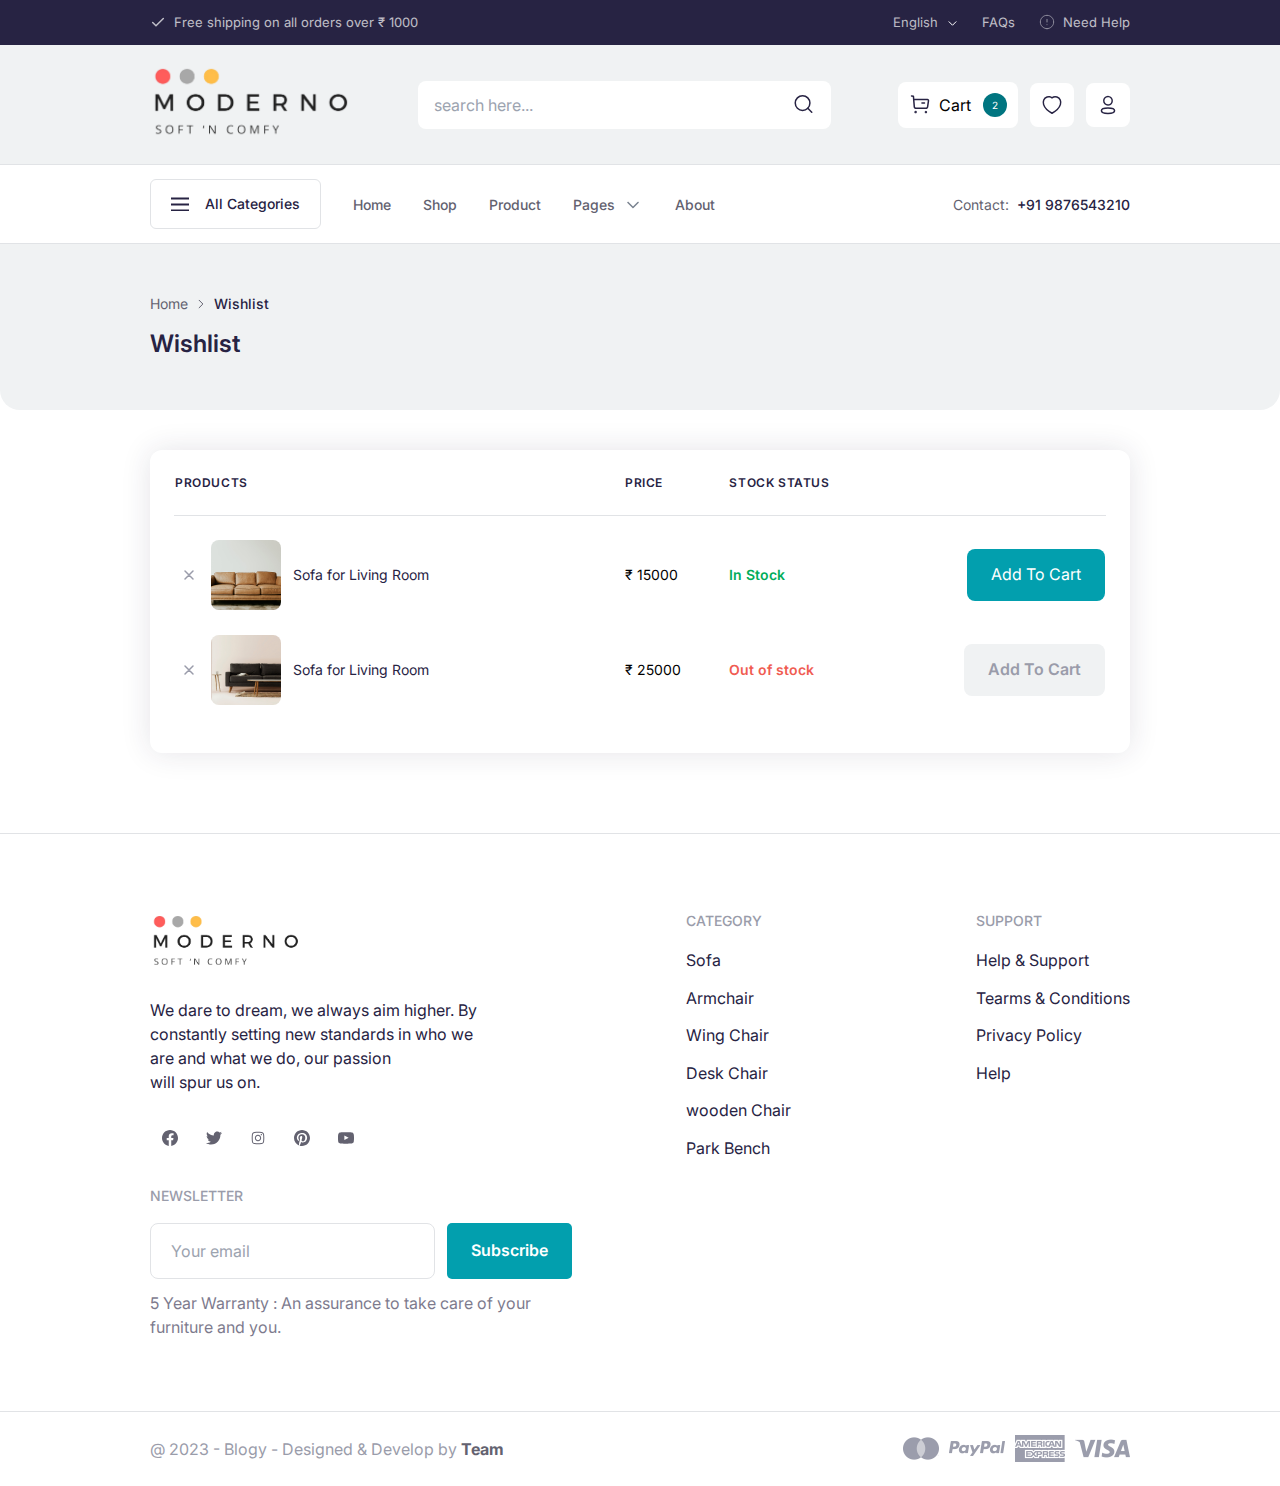
<file: Moderno/wishlist.html>
<!DOCTYPE html>
<html lang="en">

<head>
    <meta charset="UTF-8">
    <meta http-equiv="X-UA-Compatible" content="IE=edge">
    <meta name="viewport" content="width=device-width, initial-scale=1.0">

    <title>Moderno</title>
    <link rel="icon" href="./public/assets/images/all-img/Soft.png" type="image/icon type">

    <!-- google fonts -->
    <link rel="preconnect" href="https://fonts.googleapis.com">
    <link rel="preconnect" href="https://fonts.gstatic.com" crossorigin>
    <link href="https://fonts.googleapis.com/css2?family=Inter:wght@300;400;500;600;700&display=swap" rel="stylesheet">

    <!-- css link here  -->
    <link rel="stylesheet" href="./public/assets/plugins/css/swipper.css">
    <link rel="stylesheet" href="./public/assets/plugins/css/select2.css">
    <link rel="stylesheet" href="./public/css/tailwind.css">
    <link rel="stylesheet" href="./public/css/styles.css">
    <link rel="stylesheet" href="./public/css/responsive.css">
</head>

<body class="font-display">
    <!-- header area start -->
    <header class="font-display">
        <div id="header-sticky" class="">
            <div class="top-header bg-secondary">
                <div class="container px-3 md:px-5 xl:px-0">
                    <div class="py-3.5 flex justify-center sm:justify-between">
                        <p class="sm:flex gap-2 items-center text-[13px] leading-[110%] text-white opacity-70 hidden">
                            <span>
                                <svg width="16" height="17" viewBox="0 0 16 17" fill="none" xmlns="http://www.w3.org/2000/svg">
                                    <path d="M13.3334 4.5L6.00002 11.8333L2.66669 8.5" stroke="white" stroke-width="1.5" stroke-linecap="round" stroke-linejoin="round" />
                                </svg>
                            </span>
                            <span>Free shipping on all orders over &#8377 1000</span>
                        </p>
                        <div>
                            <ul class="flex gap-6 items-center">
                                <li class="inline-flex items-center text-white-50 justify-center relative language">
                                    <select class="custom-select" name="state">
                                        <option value="AL">English</option>
                                        <option value="WY">Hindi</option>
                                    </select>
                                </li>
                                <li class="inline-flex items-center justify-center">
                                    <a href="#" class="inline-flex gap-2 items-center text-white opacity-70 text-[13px] leading-[130%]">FAQs</a>
                                </li>
                                <li class="inline-flex items-center justify-center">
                                    <a href="#" class="inline-flex gap-2 items-center text-white opacity-70 text-[13px] leading-[130%]">
                                        <span>
                                            <svg width="16" height="16" viewBox="0 0 16 16" fill="none" xmlns="http://www.w3.org/2000/svg">
                                                <g opacity="0.7" clip-path="url(#clip0_906_1673)">
                                                    <path d="M7.99992 14.6667C11.6818 14.6667 14.6666 11.6819 14.6666 8C14.6666 4.3181 11.6818 1.33333 7.99992 1.33333C4.31802 1.33333 1.33325 4.3181 1.33325 8C1.33325 11.6819 4.31802 14.6667 7.99992 14.6667Z" stroke="white" stroke-linecap="round" stroke-linejoin="round" />
                                                    <path d="M8 5.33333V8" stroke="white" stroke-linecap="round" stroke-linejoin="round" />
                                                    <path d="M8 10.6667H8.00615" stroke="white" stroke-linecap="round" stroke-linejoin="round" />
                                                </g>
                                                <defs>
                                                    <clipPath id="clip0_906_1673">
                                                        <rect width="16" height="16" fill="white" />
                                                    </clipPath>
                                                </defs>
                                            </svg>
                                        </span>
                                        <span>Need Help</span>
                                    </a>
                                </li>
                            </ul>
                        </div>
                    </div>
                </div>
            </div>
            <div class="main-header bg-grayscales-500 lg:border-none border-b border-grayscales-700">
                <div class="container px-3 md:px-5 xl:px-0">
                    <div class="flex justify-between items-center py-5">
                        <div>
                            <a href="index.html">
                                <img src="./public/assets/images/all-img/logo2.png" alt="" width="200px">
                            </a>
                        </div>
                        <div class="lg:max-w-[413px] lg:block hidden w-full">
                            <div class="relative">
                                <input type="text" id="search" placeholder="search here..." class="block w-full bg-white focus:outline-none border-0 px-4 py-3 rounded-lg focus:ring-2 ring-[#029FAE]">
                                <label for="search" class="absolute right-4 top-3">
                                    <svg width="23" height="22" viewBox="0 0 23 22" fill="none" xmlns="http://www.w3.org/2000/svg">
                                        <path d="M10.5833 17.4167C14.6334 17.4167 17.9167 14.1334 17.9167 10.0833C17.9167 6.03325 14.6334 2.75 10.5833 2.75C6.53325 2.75 3.25 6.03325 3.25 10.0833C3.25 14.1334 6.53325 17.4167 10.5833 17.4167Z" stroke="#272343" stroke-width="1.5" stroke-linecap="round" stroke-linejoin="round" />
                                        <path d="M19.75 19.25L15.7625 15.2625" stroke="#272343" stroke-width="1.5" stroke-linecap="round" stroke-linejoin="round" />
                                    </svg>
                                </label>
                            </div>
                        </div>
                        <div class="lg:block hidden">
                            <ul class="flex items-center gap-3">
                                <li class="relative">
                                    <a href="#" class="inline-flex gap-2 bg-white rounded-lg p-[11px]" id="addToCart">
                                        <span><svg width="22" height="22" viewBox="0 0 22 22" fill="none" xmlns="http://www.w3.org/2000/svg">
                                                <path d="M2.52087 2.97916L4.42754 3.30916L5.31029 13.8261C5.3442 14.2399 5.5329 14.6258 5.83873 14.9066C6.14457 15.1875 6.54506 15.3427 6.96029 15.3413H16.9611C17.3587 15.3418 17.7431 15.1986 18.0436 14.9383C18.344 14.6779 18.5404 14.3178 18.5965 13.9242L19.4673 7.91266C19.4905 7.75279 19.482 7.58991 19.4422 7.43333C19.4024 7.27675 19.3322 7.12955 19.2354 7.00015C19.1387 6.87074 19.0175 6.76167 18.8786 6.67917C18.7397 6.59667 18.5859 6.54235 18.426 6.51933C18.3673 6.51291 4.73371 6.50833 4.73371 6.50833" stroke="#272343" stroke-width="1.5" stroke-linecap="round" stroke-linejoin="round" />
                                                <path d="M12.948 9.89542H15.4899" stroke="#272343" stroke-width="1.5" stroke-linecap="round" stroke-linejoin="round" />
                                                <path fill-rule="evenodd" clip-rule="evenodd" d="M6.55786 18.5194C6.62508 18.5165 6.69219 18.5273 6.75515 18.551C6.81811 18.5748 6.87562 18.611 6.9242 18.6575C6.97279 18.7041 7.01145 18.76 7.03787 18.8219C7.06428 18.8837 7.0779 18.9503 7.0779 19.0176C7.0779 19.0849 7.06428 19.1515 7.03787 19.2134C7.01145 19.2753 6.97279 19.3312 6.9242 19.3777C6.87562 19.4243 6.81811 19.4605 6.75515 19.4842C6.69219 19.508 6.62508 19.5187 6.55786 19.5158C6.42942 19.5103 6.30808 19.4554 6.21914 19.3626C6.13021 19.2698 6.08057 19.1462 6.08057 19.0176C6.08057 18.8891 6.13021 18.7655 6.21914 18.6726C6.30808 18.5798 6.42942 18.5249 6.55786 18.5194Z" fill="#272343" stroke="#272343" stroke-width="1.5" stroke-linecap="round" stroke-linejoin="round" />
                                                <path fill-rule="evenodd" clip-rule="evenodd" d="M16.8988 18.5194C17.0312 18.5194 17.1583 18.5721 17.252 18.6657C17.3457 18.7594 17.3983 18.8865 17.3983 19.019C17.3983 19.1515 17.3457 19.2786 17.252 19.3723C17.1583 19.4659 17.0312 19.5186 16.8988 19.5186C16.7663 19.5186 16.6392 19.4659 16.5455 19.3723C16.4518 19.2786 16.3992 19.1515 16.3992 19.019C16.3992 18.8865 16.4518 18.7594 16.5455 18.6657C16.6392 18.5721 16.7663 18.5194 16.8988 18.5194Z" fill="#272343" stroke="#272343" stroke-width="1.5" stroke-linecap="round" stroke-linejoin="round" />
                                            </svg>
                                        </span>
                                        <span>Cart</span>
                                        <span class="bg-dark-accents text-white rounded-full py-[3px] px-[9px] ml-1 inline-flex justify-center items-center text-[10px] leading-[100%]">2</span>
                                    </a>
                                    <div class="cart-content">
                                        <ul class="p-6">
                                            <li class="pb-4">
                                                <div class="flex items-center justify-between">
                                                    <div class="flex items-center gap-1">
                                                        <div>
                                                            <img src="./public/assets/images/all-img/cart-01.png" alt="">
                                                        </div>
                                                        <div class="px-2">
                                                            <h2 class="text-gray-black"><span>Isolate Sofa Chair</span> <span class="text-[#636270]">x3</span></h2>
                                                            <p class="text-gray-black font-semibold mb-0">&#8377 12000</p>
                                                        </div>
                                                    </div>
                                                    <div>
                                                        <button class="hover:bg-[#F0F2F3] bg-transparent p-2 hover:text-gray-black rounded-full text-[#9A9CAA] transition-all duration-500">
                                                            <svg width="28" height="28" viewBox="0 0 28 28" fill="none" xmlns="http://www.w3.org/2000/svg">
                                                                <path d="M10 10L14 14M14 14L18 10M14 14L10 18M14 14L18 18" stroke="currentColor" stroke-width="1.5" stroke-linecap="round" stroke-linejoin="round" />
                                                            </svg>
                                                        </button>
                                                    </div>
                                                </div>
                                            </li>
                                            <li class="py-4">
                                                <div class="flex items-center justify-between">
                                                    <div class="flex items-center gap-1">
                                                        <div>
                                                            <img src="./public/assets/images/all-img/cart-02.png" alt="">
                                                        </div>
                                                        <div class="px-2">
                                                            <h2 class="text-gray-black"><span>Wing Chair</span> <span class="text-[#636270]">x5</span></h2>
                                                            <p class="text-gray-black font-semibold mb-0">&#8377 1500</p>
                                                        </div>
                                                    </div>
                                                    <div>
                                                        <button class="hover:bg-[#F0F2F3] bg-transparent p-2 hover:text-gray-black rounded-full text-[#9A9CAA] transition-all duration-500">
                                                            <svg width="28" height="28" viewBox="0 0 28 28" fill="none" xmlns="http://www.w3.org/2000/svg">
                                                                <path d="M10 10L14 14M14 14L18 10M14 14L10 18M14 14L18 18" stroke="currentColor" stroke-width="1.5" stroke-linecap="round" stroke-linejoin="round" />
                                                            </svg>
                                                        </button>
                                                    </div>
                                                </div>
                                            </li>
                                            <div class="flex justify-between items-center py-2 mb-4">
                                                <p class="text-[#636270] text-lg">2 Products</p>
                                                <p class="text-gray-black text-xl font-medium">&#8377 43500</p>
                                            </div>
                                            <div class="flex justify-between items-center">
                                                <a href="shopping-cart.html" class="btn-transparent">View Cart</a>
                                                <a href="checkout-shopping.html" class="btn-primary">Checkout</a>
                                            </div>
                                        </ul>
                                    </div>
                                </li>
                                <li class="inline-flex items-center justify-center">
                                    <a href="wishlist.html" class="bg-white text-gray-black hover:text-[#007580] rounded-lg p-[11px]">
                                        <svg width="22" height="22" viewBox="0 0 22 22" fill="none" xmlns="http://www.w3.org/2000/svg">
                                            <path fill-rule="evenodd" clip-rule="evenodd" d="M2.63262 10.6315C1.64903 7.56067 2.79762 4.05075 6.02245 3.01217C6.85867 2.74459 7.74676 2.68086 8.61262 2.82629C9.47849 2.97172 10.297 3.32208 10.9999 3.84817C12.3337 2.81692 14.2743 2.46858 15.9683 3.01217C19.1922 4.05075 20.349 7.56067 19.3664 10.6315C17.8355 15.499 10.9999 19.2482 10.9999 19.2482C10.9999 19.2482 4.21478 15.5558 2.63262 10.6315V10.6315Z" stroke="currentColor" stroke-width="1.5" stroke-linecap="round" stroke-linejoin="round" />
                                        </svg>
                                    </a>
                                </li>
                                <li class="relative">
                                    <button class="bg-white text-gray-black hover:text-[#007580] rounded-lg p-[11px] user-profile">
                                        <svg width="22" height="22" viewBox="0 0 22 22" fill="none" xmlns="http://www.w3.org/2000/svg">
                                            <path fill-rule="evenodd" clip-rule="evenodd" d="M10.9862 14.0672C7.44053 14.0672 4.4137 14.6034 4.4137 16.7503C4.4137 18.8971 7.42128 19.4526 10.9862 19.4526C14.5309 19.4526 17.5587 18.9154 17.5587 16.7695C17.5587 14.6236 14.5502 14.0672 10.9862 14.0672V14.0672Z" stroke="currentColor" stroke-width="1.5" stroke-linecap="round" stroke-linejoin="round" />
                                            <path fill-rule="evenodd" clip-rule="evenodd" d="M10.9862 11.0055C11.8195 11.0055 12.634 10.7584 13.3268 10.2955C14.0197 9.83255 14.5597 9.17457 14.8785 8.40475C15.1974 7.63492 15.2808 6.78783 15.1183 5.97058C14.9557 5.15334 14.5545 4.40266 13.9653 3.81346C13.3761 3.22426 12.6254 2.82301 11.8081 2.66045C10.9909 2.49789 10.1438 2.58132 9.37397 2.9002C8.60415 3.21907 7.94617 3.75906 7.48324 4.45188C7.02031 5.14471 6.77322 5.95925 6.77322 6.7925C6.76932 7.90581 7.20779 8.97508 7.99218 9.76515C8.77657 10.5552 9.84266 11.0014 10.956 11.0055H10.9862Z" stroke="currentColor" stroke-width="1.429" stroke-linecap="round" stroke-linejoin="round" />
                                        </svg>
                                    </button>
                                    <div class="profile-content">
                                        <ul class="py-3">
                                            <div class="px-3 shadow-[0px_1px_0px_#E1E3E6]">
                                                <li>
                                                    <a href="sign-in.html">Sign In</a>
                                                </li>
                                                <li>
                                                    <a href="sign-up.html">Create a Account</a>
                                                </li>
                                            </div>
                                            <div class="px-3 shadow-[0px_1px_0px_#E1E3E6]">
                                                <li>
                                                    <a href="account-setting.html">Account Settings</a>
                                                </li>
                                                <li>
                                                    <a href="order-history.html">Order History</a>
                                                </li>
                                            </div>
                                            <div class="px-3 shadow-[0px_1px_0px_#E1E3E6]">
                                                <li>
                                                    <a href="wishlist.html">Wishlist</a>
                                                </li>
                                                <li>
                                                    <a href="shopping-cart.html">Shopping Cart</a>
                                                </li>
                                            </div>
                                            <div class="px-3">
                                                <li>
                                                    <a href="#">Logout</a>
                                                </li>
                                            </div>
                                        </ul>
                                    </div>
                                </li>
                            </ul>
                        </div>
                        <div class="lg:hidden inline-block hamburger-btn" id="hamburger-btn">
                            <span></span>
                            <span></span>
                            <span></span>
                        </div>
                    </div>
                </div>
            </div>
        </div>
        <div class="bottom-header bg-white shadow-[0px_1px_0px_#E1E3E6] relative z-30 hidden lg:block">
            <div class="container px-3 md:px-5 xl:px-0">
                <div class="py-3.5 flex justify-between items-center">
                    <div class="flex gap-8 items-center">
                        <div class="relative">
                            <button class="max-h-12 inline-flex items-center justify-center gap-4 py-3.5 px-5 border border-grayscales-700 rounded-md custom-dropdown text-gray-black text-sm leading-4 font-medium font-display">
                                <span class="text-gray-black inline-flex">
                                    <svg width="18" height="14" viewBox="0 0 18 14" fill="none" xmlns="http://www.w3.org/2000/svg">
                                        <path d="M18 2.5H0V0.5H18V2.5Z" fill="currentColor" />
                                        <path d="M18 8.5H0V6.5H18V8.5Z" fill="currentColor" />
                                        <path d="M18 14.5H0V12.5H18V14.5Z" fill="currentColor" />
                                    </svg>
                                </span>
                                <span class="text-gray-black inline-flex">All Categories</span>
                            </button>
                            <div class="dropdown-content">
                                <ul class="p-3">
                                    <li>
                                        <a href="products.html">Wodden</a>
                                    </li>
                                    <li>
                                        <a href="products.html">Partex</a>
                                    </li>
                                    <li>
                                        <a href="products.html">Plywood</a>
                                    </li>
                                    <li>
                                        <a href="products.html">Segun</a>
                                    </li>
                                </ul>
                            </div>
                        </div>

                        <ul class="lg:flex gap-8 items-center hidden main-menu">
                            <li>
                                <a href="index.html">Home</a>
                            </li>
                            <li>
                                <a href="products.html">Shop</a>
                            </li>
                            <li>
                                <a href="product-details.html">Product</a>
                            </li>
                            <li class="relative">
                                <a href="javascript:void(0);" class="inline-flex gap-2 items-center">Pages
                                    <span>
                                    <img src="./public/assets/images/all-img/select-arrow.png" alt="">     
                                    </span>
                                </a>
                                <ul>
                                    <!-- <li>
                                        <a href="404.html">404</a>
                                    </li> -->
                                    <li>
                                        <a href="account-setting.html">Account Setting</a>
                                    </li>
                                    <li>
                                        <a href="sign-in.html">Sign In</a>
                                    </li>
                                    <li>
                                        <a href="sign-up.html">Sign Up</a>
                                    </li>
                                    <li>
                                        <a href="forget-password.html">Forget Password</a>
                                    </li>
                                    <li>
                                        <a href="change-password.html">Change Password</a>
                                    </li>
                                    <li>
                                        <a href="products.html">Product List</a>
                                    </li>
                                    <li>
                                        <a href="product-details.html">Product Details</a>
                                    </li>
                                    <li>
                                        <a href="shopping-cart.html">Shopping Cart</a>
                                    </li>
                                    <li>
                                        <a href="wishlist.html">Wishlist</a>
                                    </li>
                                    <li>
                                        <a href="checkout-billing.html">Checkout Billing</a>
                                    </li>
                                    <li>
                                        <a href="checkout-shopping.html">Checkout Shoping</a>
                                    </li>
                                </ul>
                            </li>
                            <li>
                                <a href="">About</a>
                            </li>
                        </ul>
                    </div>
                    <div>
                        <p class="text-grayscales-900 inline-flex gap-2 items-center text-sm font-display"><span>Contact:</span><span class="text-secondary font-medium">+91 9876543210</span></p>
                    </div>
                </div>
            </div>
        </div>
        <!-- Mobile Menu Area Start -->
        <div class="nav-menu" id="nav-menu">
            <div class="flex justify-between  items-center px-3 py-4 mb-4">
                <div>
                    <a href="#">
                        <img src="./public/assets/images/all-img/logo-sm.png" alt="">
                    </a>
                </div>
                <ul class="flex items-center gap-3">
                    <li>
                        <a href="#" class="inline-flex gap-2 bg-white rounded-lg p-[11px] relative">
                            <span>
                                <svg width="22" height="22" viewBox="0 0 22 22" fill="none" xmlns="http://www.w3.org/2000/svg">
                                    <path d="M2.52087 2.97916L4.42754 3.30916L5.31029 13.8261C5.3442 14.2399 5.5329 14.6258 5.83873 14.9066C6.14457 15.1875 6.54506 15.3427 6.96029 15.3413H16.9611C17.3587 15.3418 17.7431 15.1986 18.0436 14.9383C18.344 14.6779 18.5404 14.3178 18.5965 13.9242L19.4673 7.91266C19.4905 7.75279 19.482 7.58991 19.4422 7.43333C19.4024 7.27675 19.3322 7.12955 19.2354 7.00015C19.1387 6.87074 19.0175 6.76167 18.8786 6.67917C18.7397 6.59667 18.5859 6.54235 18.426 6.51933C18.3673 6.51291 4.73371 6.50833 4.73371 6.50833" stroke="#272343" stroke-width="1.5" stroke-linecap="round" stroke-linejoin="round" />
                                    <path d="M12.948 9.89542H15.4899" stroke="#272343" stroke-width="1.5" stroke-linecap="round" stroke-linejoin="round" />
                                    <path fill-rule="evenodd" clip-rule="evenodd" d="M6.55786 18.5194C6.62508 18.5165 6.69219 18.5273 6.75515 18.551C6.81811 18.5748 6.87562 18.611 6.9242 18.6575C6.97279 18.7041 7.01145 18.76 7.03787 18.8219C7.06428 18.8837 7.0779 18.9503 7.0779 19.0176C7.0779 19.0849 7.06428 19.1515 7.03787 19.2134C7.01145 19.2753 6.97279 19.3312 6.9242 19.3777C6.87562 19.4243 6.81811 19.4605 6.75515 19.4842C6.69219 19.508 6.62508 19.5187 6.55786 19.5158C6.42942 19.5103 6.30808 19.4554 6.21914 19.3626C6.13021 19.2698 6.08057 19.1462 6.08057 19.0176C6.08057 18.8891 6.13021 18.7655 6.21914 18.6726C6.30808 18.5798 6.42942 18.5249 6.55786 18.5194Z" fill="#272343" stroke="#272343" stroke-width="1.5" stroke-linecap="round" stroke-linejoin="round" />
                                    <path fill-rule="evenodd" clip-rule="evenodd" d="M16.8988 18.5194C17.0312 18.5194 17.1583 18.5721 17.252 18.6657C17.3457 18.7594 17.3983 18.8865 17.3983 19.019C17.3983 19.1515 17.3457 19.2786 17.252 19.3723C17.1583 19.4659 17.0312 19.5186 16.8988 19.5186C16.7663 19.5186 16.6392 19.4659 16.5455 19.3723C16.4518 19.2786 16.3992 19.1515 16.3992 19.019C16.3992 18.8865 16.4518 18.7594 16.5455 18.6657C16.6392 18.5721 16.7663 18.5194 16.8988 18.5194Z" fill="#272343" stroke="#272343" stroke-width="1.5" stroke-linecap="round" stroke-linejoin="round" />
                                </svg>
                            </span>
                            <span class="bg-dark-accents absolute -top-1 right-0 text-white rounded-full px-2 py-1.5 inline-flex justify-center items-center text-[10px] leading-[100%]">2</span>
                        </a>
                    </li>
                    <li>
                        <a href="#" class="bg-white text-gray-black flex hover:text-[#007580] rounded-lg p-[11px]">
                            <svg width="22" height="22" viewBox="0 0 22 22" fill="none" xmlns="http://www.w3.org/2000/svg">
                                <path fill-rule="evenodd" clip-rule="evenodd" d="M2.63262 10.6315C1.64903 7.56067 2.79762 4.05075 6.02245 3.01217C6.85867 2.74459 7.74676 2.68086 8.61262 2.82629C9.47849 2.97172 10.297 3.32208 10.9999 3.84817C12.3337 2.81692 14.2743 2.46858 15.9683 3.01217C19.1922 4.05075 20.349 7.56067 19.3664 10.6315C17.8355 15.499 10.9999 19.2482 10.9999 19.2482C10.9999 19.2482 4.21478 15.5558 2.63262 10.6315V10.6315Z" stroke="currentColor" stroke-width="1.5" stroke-linecap="round" stroke-linejoin="round" />
                            </svg>
                        </a>
                    </li>
                    <li class="relative">
                        <button class="bg-white text-gray-black hover:text-[#007580] rounded-lg p-[11px] user-profile">
                            <svg width="22" height="22" viewBox="0 0 22 22" fill="none" xmlns="http://www.w3.org/2000/svg">
                                <path fill-rule="evenodd" clip-rule="evenodd" d="M10.9862 14.0672C7.44053 14.0672 4.4137 14.6034 4.4137 16.7503C4.4137 18.8971 7.42128 19.4526 10.9862 19.4526C14.5309 19.4526 17.5587 18.9154 17.5587 16.7695C17.5587 14.6236 14.5502 14.0672 10.9862 14.0672V14.0672Z" stroke="currentColor" stroke-width="1.5" stroke-linecap="round" stroke-linejoin="round" />
                                <path fill-rule="evenodd" clip-rule="evenodd" d="M10.9862 11.0055C11.8195 11.0055 12.634 10.7584 13.3268 10.2955C14.0197 9.83255 14.5597 9.17457 14.8785 8.40475C15.1974 7.63492 15.2808 6.78783 15.1183 5.97058C14.9557 5.15334 14.5545 4.40266 13.9653 3.81346C13.3761 3.22426 12.6254 2.82301 11.8081 2.66045C10.9909 2.49789 10.1438 2.58132 9.37397 2.9002C8.60415 3.21907 7.94617 3.75906 7.48324 4.45188C7.02031 5.14471 6.77322 5.95925 6.77322 6.7925C6.76932 7.90581 7.20779 8.97508 7.99218 9.76515C8.77657 10.5552 9.84266 11.0014 10.956 11.0055H10.9862Z" stroke="currentColor" stroke-width="1.429" stroke-linecap="round" stroke-linejoin="round" />
                            </svg>
                        </button>
                        <div class="profile-content">
                            <ul>
                                <li>
                                    <a href="products.html">Wodden</a>
                                </li>
                                <li>
                                    <a href="products.html">Partex</a>
                                </li>
                                <li>
                                    <a href="products.html">Plywood</a>
                                </li>
                                <li>
                                    <a href="products.html">Segun</a>
                                </li>
                            </ul>
                        </div>
                    </li>
                    <li>
                        <span class="hamburger-btn-close bg-[#F7F7F9] text-black w-[44px] h-[44px] rounded-full flex items-center justify-center" id="hamburger-btn-close">
                            <svg width="12" height="12" viewBox="0 0 12 12" fill="none" xmlns="http://www.w3.org/2000/svg">
                                <path d="M11 1L1 11" stroke="currentColor" stroke-width="1.5" stroke-linecap="round" stroke-linejoin="round"></path>
                                <path d="M1 1L11 11" stroke="currentColor" stroke-width="1.5" stroke-linecap="round" stroke-linejoin="round"></path>
                            </svg>
                        </span>
                    </li>
                </ul>
            </div>
            <div class="px-3 mb-4">
                <div class="lg:max-w-[413px] w-full">
                    <div class="relative">
                        <input type="text" placeholder="search here..." class="block w-full bg-grayscales-500 focus:outline-none border-0 px-4 py-3 rounded-lg">
                        <span class="absolute right-4 top-3">
                            <svg width="23" height="22" viewBox="0 0 23 22" fill="none" xmlns="http://www.w3.org/2000/svg">
                                <path d="M10.5833 17.4167C14.6334 17.4167 17.9167 14.1334 17.9167 10.0833C17.9167 6.03325 14.6334 2.75 10.5833 2.75C6.53325 2.75 3.25 6.03325 3.25 10.0833C3.25 14.1334 6.53325 17.4167 10.5833 17.4167Z" stroke="#272343" stroke-width="1.5" stroke-linecap="round" stroke-linejoin="round" />
                                <path d="M19.75 19.25L15.7625 15.2625" stroke="#272343" stroke-width="1.5" stroke-linecap="round" stroke-linejoin="round" />
                            </svg>
                        </span>
                    </div>
                </div>
            </div>
            <!-- menu -->
            <div>
                <nav class="tabs flex flex-row">
                    <button data-target="panel-1" class="tab rounded-none w-1/2 active text-gray-600 py-4 px-6 block hover:text-blue-500 focus:outline-none text-blue-500 border-b-2 font-medium border-blue-500">
                        Menu
                    </button>
                    <button data-target="panel-2" class="tab rounded-none w-1/2 ext-gray-600 py-4 px-6 block hover:text-blue-500 focus:outline-none border-b-2 font-medium border-blue-500">
                        Categories
                    </button>
                </nav>
            </div>

            <div id="panels">
                <div class="panel-1 tab-content active">
                    <ul class="flex flex-col items-center">
                        <li class="w-full block">
                            <a href="" class="border-b border-[#029FAE] block px-3 py-2">Home</a>
                        </li>
                        <li class="w-full block">
                            <a href="" class="border-b border-[#029FAE] block px-3 py-2">Shop</a>
                        </li>
                        <li class="w-full block">
                            <a href="" class="border-b border-[#029FAE] block px-3 py-2">Product</a>
                        </li>
                        <li class="w-full block">
                            <a href="" class="border-b border-[#029FAE] block px-3 py-2">Pages</a>
                        </li>
                        <li class="w-full block">
                            <a href="" class="border-b border-[#029FAE] block px-3 py-2">About</a>
                        </li>
                    </ul>
                </div>
                <div class="panel-2 tab-content py-5">
                    <ul>
                        <li>
                            <a href="products.html" class="border-b border-[#029FAE] block px-3 py-2">Wodden</a>
                        </li>
                        <li>
                            <a href="products.html" class="border-b border-[#029FAE] block px-3 py-2">Partex</a>
                        </li>
                        <li>
                            <a href="products.html" class="border-b border-[#029FAE] block px-3 py-2">Plywood</a>
                        </li>
                        <li>
                            <a href="products.html" class="border-b border-[#029FAE] block px-3 py-2">Segun</a>
                        </li>
                    </ul>
                </div>
            </div>
        </div>        <!-- Mobile Menu Area End -->
        <div class="overlay" id="overlay"></div>
    </header>
    <!-- header area end -->

    <!-- Breadcrumb Start -->
    <div class="breadcrumb">
        <div class="container px-3 md:px-5 xl:px-0">
            <div class="flex items-center gap-1 py-[1.5px]">
                <a href="#" class="text-[14px] font-normal leading-[110%] text-dark-gray">Home</a>
                <svg width="18" height="18" viewBox="0 0 18 18" fill="none" xmlns="http://www.w3.org/2000/svg">
                    <path d="M7.125 5.25L10.875 9L7.125 12.75" stroke="#636270" stroke-linecap="round" stroke-linejoin="round" />
                </svg>
                <span class="text-[14px] font-medium leading-[110%] font-display text-gray-black inline-block">Wishlist</span>
            </div>
            <h2 class="pt-[13.5px] text-2xl font-semibold text-gray-black font-display">Wishlist</h2>
        </div>
    </div>
    <!-- Breadcrumb End -->

    <section>
        <div class="container px-3 md:px-5 xl:px-0 xl:pt-10 xl:pb-20 py-8">
            <!-- shopping cart start -->
            <div class="shopping-cart">
                <div class="px-6 py-6 overflow-x-auto">
                    <table class="min-w-[872px] w-full leading-normal">
                        <thead>
                            <tr>
                                <th class="pb-6 border-b border-[#E1E3E6] text-left text-xs font-semibold text-[#272343] uppercase tracking-wider w-[450px]">
                                    Products
                                </th>
                                <th class="pb-6 border-b border-[#E1E3E6] text-left text-xs font-semibold text-[#272343] uppercase tracking-wider w-32">
                                    Price
                                </th>
                                <th class="pb-6 border-b border-[#E1E3E6] text-left text-xs font-semibold text-[#272343] uppercase tracking-wider w-[120px]">
                                    Stock Status
                                </th>
                                <th class="pb-6 border-b border-[#E1E3E6] text-left text-xs font-semibold text-[#272343] uppercase tracking-wider">
                                </th>
                            </tr>
                        </thead>
                        <tbody>
                            <tr>
                                <td class="py-6 text-sm">
                                    <div class="flex gap-2 items-center">
                                        <button class="p-2" onclick="dismiss(this);">
                                            <svg width="12" height="12" viewBox="0 0 12 12" fill="none" xmlns="http://www.w3.org/2000/svg">
                                                <path d="M2 2L6.00003 6M6.00003 6L10 2M6.00003 6L2 10M6.00003 6L10 10" stroke="#9A9CAA" stroke-width="1.5" stroke-linecap="round" stroke-linejoin="round" />
                                            </svg>
                                        </button>
                                        <a href="product-details.html" class="w-[70px] h-[70px]">
                                            <img class="w-full h-full rounded-lg" src="./public/assets/images/all-img/shopping-cart-01.png" alt="" />
                                        </a>
                                        <a href="product-details.html" class="ml-1">
                                            <p class="mb-0 text-[#272343] text-sm">Sofa for Living Room</p>
                                        </a>
                                    </div>
                                </td>
                                <td class="py-6 text-sm">
                                    <p class="mb-0">&#8377 15000</p>
                                </td>
                                <td class="py-6 text-sm">
                                    <p class="text-[#01AD5A] font-semibold">In Stock</p>
                                </td>
                                <td class="py-6 text-sm text-right">
                                    <button class="btn-wishlist">Add to cart</button>
                                </td>
                            </tr>
                            <tr>
                                <td class="pb-6 text-sm">
                                    <div href="product-details.html" class="flex gap-2 items-center">
                                        <button class="p-2" onclick="dismiss(this);">
                                            <svg width="12" height="12" viewBox="0 0 12 12" fill="none" xmlns="http://www.w3.org/2000/svg">
                                                <path d="M2 2L6.00003 6M6.00003 6L10 2M6.00003 6L2 10M6.00003 6L10 10" stroke="#9A9CAA" stroke-width="1.5" stroke-linecap="round" stroke-linejoin="round" />
                                            </svg>
                                        </button>
                                        <a href="product-details.html" class="w-[70px] h-[70px]">
                                            <img class="w-full h-full rounded-lg" src="./public/assets/images/all-img/shopping-cart-03.png" alt="" />
                                        </a>
                                        <a href="product-details.html" class="ml-1">
                                            <p class="mb-0 text-[#272343] text-sm">Sofa for Living Room</p>
                                        </a>
                                    </div>
                                </td>
                                <td class="pb-6 text-sm">
                                    <p class="mb-0">&#8377 25000</p>
                                </td>
                                <td class="pb-6 text-sm">
                                    <p class="text-[#F05C52] font-semibold">Out of stock</p>
                                </td>
                                <td class="pb-6 text-sm text-right">
                                    <button class=" btn-wishlist2" disabled>Add to cart</button>
                                </td>
                            </tr>
                        </tbody>
                    </table>
                </div>
            </div>
            <!-- shopping cart end -->
        </div>
    </section>
    <!-- shoping cart List End -->

    <!-- footer area start -->
    <footer>
        <div class="footer-top xl:pt-20 xl:pb-[60px] py-6 sm:py-8 md:py-12 shadow-[inset_0px_1px_0px_#E1E3E6]">
            <div class="container px-3 md:px-5 xl:px-0">
                <div class=" flex flex-wrap gap-y-6 justify-between">
                    <div class="footer-widget max-w-[350px]">
                        <div class="lg:mb-6 mb-4">
                            <a href="#">
                                <img src="./public/assets/images/all-img/logo2.png" alt="" width="150px">
                            </a>
                        </div>
                        <p class="lg:mb-6 mb-4 text-gray-black text-base">We dare to dream, we always aim higher. By constantly setting new standards in who we are and what we do, our passion will spur us on.</p>
                        <ul class="flex gap-1">
                            <li>
                                <a href="#" class="text-[#636270] p-[11px] rounded-full border border-transparent hover:text-[#007580] hover:border-[#007580] transition-all duration-500">
                                    <svg width="16" height="16" viewBox="0 0 16 16" fill="none" xmlns="http://www.w3.org/2000/svg">
                                        <g clip-path="url(#clip0_1101_2875)">
                                            <path d="M16 8C16 3.58167 12.4183 0 8 0C3.58167 0 0 3.58167 0 8C0 11.993 2.92533 15.3027 6.75 15.9027V10.3127H4.71867V8H6.75V6.23733C6.75 4.23267 7.94433 3.125 9.77167 3.125C10.6467 3.125 11.5623 3.28133 11.5623 3.28133V5.25H10.5537C9.56 5.25 9.25 5.86667 9.25 6.5V8H11.4687L11.114 10.3127H9.25V15.9027C13.0747 15.3027 16 11.9927 16 8Z" fill="currentColor" />
                                        </g>
                                        <defs>
                                            <clipPath id="clip0_1101_2875">
                                                <rect width="16" height="16" fill="white" />
                                            </clipPath>
                                        </defs>
                                    </svg>
                                </a>
                            </li>
                            <li>
                                <a href="#" class="text-[#636270] p-[11px] rounded-full border border-transparent hover:text-[#007580] hover:border-[#007580] transition-all duration-500">
                                    <svg width="16" height="16" viewBox="0 0 16 16" fill="none" xmlns="http://www.w3.org/2000/svg">
                                        <g clip-path="url(#clip0_1101_2879)">
                                            <path d="M5.03333 14.5001C11.07 14.5001 14.3723 9.49813 14.3723 5.16146C14.3723 5.0208 14.369 4.87713 14.3627 4.73646C15.0052 4.27179 15.5596 3.69621 16 3.0368C15.4017 3.3028 14.7667 3.4768 14.116 3.55213C14.8008 3.14166 15.3136 2.49681 15.5593 1.73713C14.915 2.11902 14.2104 2.38843 13.4757 2.5338C12.9807 2.00757 12.3261 1.65911 11.6132 1.54228C10.9002 1.42546 10.1687 1.54679 9.53161 1.88752C8.89456 2.22824 8.38752 2.76937 8.08891 3.42721C7.79031 4.08506 7.71677 4.82296 7.87967 5.5268C6.575 5.46133 5.29865 5.12242 4.13336 4.53206C2.96806 3.94169 1.93984 3.11303 1.11533 2.0998C0.696305 2.82229 0.568091 3.67723 0.756747 4.49086C0.945403 5.30449 1.43677 6.01576 2.131 6.48013C1.60977 6.46361 1.09995 6.3233 0.643667 6.0708V6.11146C0.643231 6.86962 0.905349 7.60455 1.38547 8.19131C1.86559 8.77808 2.53409 9.18048 3.27733 9.33013C2.79463 9.46221 2.28801 9.48149 1.79667 9.38646C2.00644 10.0385 2.41454 10.6087 2.964 11.0176C3.51346 11.4266 4.17688 11.6537 4.86167 11.6675C4.18054 12.2026 3.40049 12.5981 2.56623 12.8313C1.73197 13.0644 0.859899 13.1306 0 13.0261C1.50191 13.9895 3.24899 14.5012 5.03333 14.5001Z" fill="currentColor" />
                                        </g>
                                        <defs>
                                            <clipPath id="clip0_1101_2879">
                                                <rect width="16" height="16" fill="white" />
                                            </clipPath>
                                        </defs>
                                    </svg>
                                </a>
                            </li>
                            <li>
                                <a href="#" class="text-[#636270] p-[11px] rounded-full border border-transparent hover:text-[#007580] hover:border-[#007580] transition-all duration-500">
                                    <svg width="16" height="16" viewBox="0 0 16 16" fill="none" xmlns="http://www.w3.org/2000/svg">
                                        <path d="M10.6667 4.66667C10.6667 4.48986 10.7369 4.32029 10.8619 4.19526C10.9869 4.07024 11.1565 4 11.3333 4C11.5101 4 11.6797 4.07024 11.8047 4.19526C11.9298 4.32029 12 4.48986 12 4.66667C12 4.84348 11.9298 5.01305 11.8047 5.13807C11.6797 5.2631 11.5101 5.33333 11.3333 5.33333C11.1565 5.33333 10.9869 5.2631 10.8619 5.13807C10.7369 5.01305 10.6667 4.84348 10.6667 4.66667Z" fill="currentColor" />
                                        <path fill-rule="evenodd" clip-rule="evenodd" d="M7.99998 4.83301C7.16013 4.83301 6.35467 5.16664 5.76081 5.7605C5.16694 6.35437 4.83331 7.15982 4.83331 7.99967C4.83331 8.83953 5.16694 9.64498 5.76081 10.2388C6.35467 10.8327 7.16013 11.1663 7.99998 11.1663C8.83983 11.1663 9.64529 10.8327 10.2392 10.2388C10.833 9.64498 11.1666 8.83953 11.1666 7.99967C11.1666 7.15982 10.833 6.35437 10.2392 5.7605C9.64529 5.16664 8.83983 4.83301 7.99998 4.83301ZM5.83331 7.99967C5.83331 7.42504 6.06159 6.87394 6.46792 6.46761C6.87424 6.06128 7.42534 5.83301 7.99998 5.83301C8.57462 5.83301 9.12572 6.06128 9.53204 6.46761C9.93837 6.87394 10.1666 7.42504 10.1666 7.99967C10.1666 8.57431 9.93837 9.12541 9.53204 9.53174C9.12572 9.93807 8.57462 10.1663 7.99998 10.1663C7.42534 10.1663 6.87424 9.93807 6.46792 9.53174C6.06159 9.12541 5.83331 8.57431 5.83331 7.99967Z" fill="currentColor" />
                                        <path fill-rule="evenodd" clip-rule="evenodd" d="M11.5053 1.88853C9.17557 1.63026 6.82441 1.63026 4.49465 1.88853C3.15332 2.03853 2.06999 3.09519 1.91265 4.44319C1.63625 6.80625 1.63625 9.19347 1.91265 11.5565C2.06999 12.9045 3.15265 13.9612 4.49465 14.1112C6.80532 14.3692 9.19465 14.3692 11.5053 14.1112C12.8467 13.9612 13.93 12.9045 14.0873 11.5565C14.3638 9.19347 14.3638 6.80625 14.0873 4.44319C13.93 3.09519 12.8473 2.03853 11.5053 1.88853ZM4.60532 2.88186C6.86152 2.63177 9.13845 2.63177 11.3947 2.88186C12.2813 2.98186 12.9913 3.68119 13.0947 4.55986C13.362 6.8454 13.362 9.15431 13.0947 11.4399C12.9913 12.3185 12.2813 13.0185 11.3947 13.1172C9.13845 13.3673 6.86152 13.3673 4.60532 13.1172C3.71865 13.0185 3.00865 12.3185 2.90532 11.4399C2.63802 9.15431 2.63802 6.8454 2.90532 4.55986C3.00865 3.68119 3.71865 2.98119 4.60532 2.88253V2.88186Z" fill="currentColor" />
                                    </svg>
                                </a>
                            </li>
                            <li>
                                <a href="#" class="text-[#636270] p-[11px] rounded-full border border-transparent hover:text-[#007580] hover:border-[#007580] transition-all duration-500">
                                    <svg width="16" height="16" viewBox="0 0 16 16" fill="none" xmlns="http://www.w3.org/2000/svg">
                                        <g clip-path="url(#clip0_1101_2893)">
                                            <path d="M8 0C3.58133 0 0 3.58133 0 8C0 11.3907 2.10933 14.2843 5.08433 15.45C5.01567 14.8157 4.95 13.8467 5.11267 13.1563C5.25933 12.5313 6.05 9.18133 6.05 9.18133C6.05 9.18133 5.80933 8.703 5.80933 7.99367C5.80933 6.88133 6.453 6.05 7.256 6.05C7.93733 6.05 8.26867 6.56267 8.26867 7.178C8.26867 7.86566 7.83133 8.89066 7.60633 9.84066C7.41867 10.6373 8.00633 11.2873 8.79067 11.2873C10.2123 11.2873 11.3063 9.78733 11.3063 7.625C11.3063 5.70933 9.93133 4.36867 7.96567 4.36867C5.69067 4.36867 4.353 6.075 4.353 7.84066C4.353 8.528 4.61867 9.26566 4.95 9.66566C5.01567 9.74366 5.025 9.81566 5.00633 9.89366C4.947 10.147 4.80967 10.6903 4.78433 10.8C4.75 10.9467 4.66867 10.978 4.51567 10.9063C3.51567 10.4407 2.89067 8.98133 2.89067 7.80633C2.89067 5.28133 4.725 2.96567 8.175 2.96567C10.95 2.96567 13.1063 4.94367 13.1063 7.58733C13.1063 10.344 11.3687 12.5623 8.95633 12.5623C8.147 12.5623 7.38433 12.1407 7.122 11.6437C7.122 11.6437 6.722 13.172 6.625 13.547C6.44367 14.2403 5.95633 15.1127 5.63133 15.6437C6.3986 15.8804 7.19706 16.0005 8 16C12.4187 16 16 12.4187 16 8C16 3.58133 12.4187 0 8 0Z" fill="currentColor" />
                                        </g>
                                        <defs>
                                            <clipPath id="clip0_1101_2893">
                                                <rect width="16" height="16" fill="white" />
                                            </clipPath>
                                        </defs>
                                    </svg>
                                </a>
                            </li>
                            <li>
                                <a href="#" class="text-[#636270] p-[11px] rounded-full border border-transparent hover:text-[#007580] hover:border-[#007580] transition-all duration-500">
                                    <svg width="16" height="16" viewBox="0 0 16 16" fill="none" xmlns="http://www.w3.org/2000/svg">
                                        <path d="M15.8407 4.80007C15.8407 4.80007 15.6843 3.69674 15.203 3.21274C14.5937 2.57507 13.9123 2.57207 13.6 2.5344C11.3627 2.37207 8.00333 2.37207 8.00333 2.37207H7.99667C7.99667 2.37207 4.63767 2.37207 2.4 2.5344C2.08733 2.57207 1.40633 2.57507 0.796667 3.21274C0.316 3.69674 0.162667 4.80007 0.162667 4.80007C0.162667 4.80007 0 6.09674 0 7.39074V8.60307C0 9.89707 0.159333 11.1937 0.159333 11.1937C0.159333 11.1937 0.315667 12.2971 0.793667 12.7814C1.403 13.4187 2.203 13.3971 2.55933 13.4657C3.84067 13.5877 8 13.6251 8 13.6251C8 13.6251 11.3623 13.6187 13.6 13.4594C13.9127 13.4221 14.5937 13.4187 15.2033 12.7814C15.6843 12.2971 15.8407 11.1937 15.8407 11.1937C15.8407 11.1937 16 9.9004 16 8.6034V7.39107C16 6.0974 15.8407 4.8004 15.8407 4.8004V4.80007ZM6.34667 10.0751V5.5784L10.6683 7.8344L6.34667 10.0751Z" fill="currentColor" />
                                    </svg>
                                </a>
                            </li>
                        </ul>
                    </div>

                    <div class="footer-widget">
                        <h2 class="widget-title text-[#9A9CAA] text-sm leading-[110%] font-display font-medium uppercase mb-5">Category</h2>
                        <ul class="flex flex-col gap-3">
                            <li>
                                <a href="#" class="footer-link text-gray-black text-base leading-[110%] hover:text-[#007580] transition-all duration-500 inline-block pb-1 ease-in-out">Sofa</a>
                            </li>
                            <li>
                                <a href="#" class="footer-link text-gray-black text-base leading-[110%] hover:text-[#007580] transition-all duration-500 inline-block pb-1">Armchair</a>
                            </li>
                            <li>
                                <a href="#" class="footer-link text-gray-black text-base leading-[110%] hover:text-[#007580] transition-all duration-500 inline-block pb-1">Wing Chair</a>
                            </li>
                            <li>
                                <a href="#" class="footer-link text-gray-black text-base leading-[110%] hover:text-[#007580] transition-all duration-500 inline-block pb-1">Desk Chair</a>
                            </li>
                            <li>
                                <a href="#" class="footer-link text-gray-black text-base leading-[110%] hover:text-[#007580] transition-all duration-500 inline-block pb-1">wooden Chair</a>
                            </li>
                            <li>
                                <a href="#" class="footer-link text-gray-black text-base leading-[110%] hover:text-[#007580] transition-all duration-500 inline-block pb-1">Park Bench</a>
                            </li>
                        </ul>
                    </div>

                    <div class="footer-widget">
                        <h2 class="widget-title text-[#9A9CAA] text-sm leading-[110%] font-display font-medium uppercase mb-5">Support</h2>
                        <ul class="flex flex-col gap-3">
                            <li>
                                <a href="#" class="footer-link text-gray-black text-base leading-[110%] hover:text-[#007580] transition-all duration-500 inline-block pb-1">Help & Support</a>
                            </li>
                            <li>
                                <a href="#" class="footer-link text-gray-black text-base leading-[110%] hover:text-[#007580] transition-all duration-500 inline-block pb-1">Tearms & Conditions</a>
                            </li>
                            <li>
                                <a href="#" class="footer-link text-gray-black text-base leading-[110%] hover:text-[#007580] transition-all duration-500  inline-block pb-1">Privacy Policy</a>
                            </li>
                            <li>
                                <a href="#" class="footer-link text-gray-black text-base leading-[110%] hover:text-[#007580] transition-all duration-500 inline-block pb-1">Help</a>
                            </li>
                        </ul>
                    </div>

                    <!-- footer newsletter -->
                    <div class="footer-widget w-[424px]">
                        <h2 class="widget-title text-[#9A9CAA] text-sm leading-[110%] font-display font-medium uppercase mb-5">Newsletter</h2>
                        <form action="" class="flex flex-wrap xl:flex-nowrap gap-3">
                            <input type="text" name="" id="" class="bg-[#FFFFFF] block max-w-[285px] w-full px-5 py-[15px] rounded-lg focus:outline-none focus:ring-2 focus:ring-accents transition duration-300 ease-in-out border border-[#E1E3E6]" placeholder="Your email">
                            <button type="submit" class="btn-primary">Subscribe</button>
                        </form>
                        <p class="py-3 text-gray-black opacity-60">5 Year Warranty : An assurance to take care of your furniture and you.</p>
                    </div>
                    <!-- footer newsletter end -->
                </div>
            </div>
        </div>
        <div class="footer-bottom shadow-[inset_0px_1px_0px_#E1E3E6] py-6">
            <div class="container px-3 md:px-5 xl:px-0">
                <div class="flex flex-wrap sm:justify-between sm:flex-nowrap justify-center items-center gap-y-6">
                    <p class="text-center text-[#9A9CAA]">@ 2023 - Blogy - Designed & Develop by <b class="text-grayscales-900">Team</b></p>
                    <div class="inline-flex justify-center h-[27px] w-[227px]">
                        <img src="./public/assets/images/all-img/payments.png" alt="">
                    </div>
                </div>
            </div>
        </div>
    </footer>
    <!-- footer area end -->

    <!-- script file here -->
    <script src="./public/assets/plugins/js/jquery.js"></script>
    <script src="./public/assets/plugins/js/swipper.js"></script>
    <script src="./public/assets/plugins/js/select2.js"></script>
    <script src="./public/assets/plugins/js/mixitUp.js"></script>
    <script src="./public/js/app.js"></script>
    <script>
        function dismiss(el) {
            el.parentNode.style.display = 'none';
        };
    </script>
</body>

</html>
</file>
<file: Moderno/public/assets/plugins/css/select2.css>
.select2-container {
  box-sizing: border-box;
  display: inline-block;
  margin: 0;
  position: relative;
  vertical-align: middle
}

.select2-container .select2-selection--single {
  box-sizing: border-box;
  cursor: pointer;
  display: block;
  height: 28px;
  user-select: none;
  -webkit-user-select: none
}

.select2-container .select2-selection--single .select2-selection__rendered {
  display: block;
  padding-left: 8px;
  padding-right: 20px;
  overflow: hidden;
  text-overflow: ellipsis;
  white-space: nowrap
}

.select2-container .select2-selection--single .select2-selection__clear {
  background-color: transparent;
  border: none;
  font-size: 1em
}

.select2-container[dir="rtl"] .select2-selection--single .select2-selection__rendered {
  padding-right: 8px;
  padding-left: 20px
}

.select2-container .select2-selection--multiple {
  box-sizing: border-box;
  cursor: pointer;
  display: block;
  min-height: 32px;
  user-select: none;
  -webkit-user-select: none
}

.select2-container .select2-selection--multiple .select2-selection__rendered {
  display: inline;
  list-style: none;
  padding: 0
}

.select2-container .select2-selection--multiple .select2-selection__clear {
  background-color: transparent;
  border: none;
  font-size: 1em
}

.select2-container .select2-search--inline .select2-search__field {
  box-sizing: border-box;
  border: none;
  font-size: 100%;
  margin-top: 5px;
  margin-left: 5px;
  padding: 0;
  max-width: 100%;
  resize: none;
  height: 18px;
  vertical-align: bottom;
  font-family: sans-serif;
  overflow: hidden;
  word-break: keep-all
}

.select2-container .select2-search--inline .select2-search__field::-webkit-search-cancel-button {
  -webkit-appearance: none
}

.select2-dropdown {
  background-color: white;
  border: 1px solid #aaa;
  border-radius: 4px;
  box-sizing: border-box;
  display: block;
  position: absolute;
  left: -100000px;
  width: 100%;
  z-index: 1051
}

.select2-results {
  display: block
}

.select2-results__options {
  list-style: none;
  margin: 0;
  padding: 0
}

.select2-results__option {
  padding: 6px;
  user-select: none;
  -webkit-user-select: none
}

.select2-results__option--selectable {
  cursor: pointer
}

.select2-container--open .select2-dropdown {
  left: 0
}

.select2-container--open .select2-dropdown--above {
  border-bottom: none;
  border-bottom-left-radius: 0;
  border-bottom-right-radius: 0
}

.select2-container--open .select2-dropdown--below {
  border-top: none;
  border-top-left-radius: 0;
  border-top-right-radius: 0
}

.select2-search--dropdown {
  display: block;
  padding: 4px
}

.select2-search--dropdown .select2-search__field {
  padding: 4px;
  width: 100%;
  box-sizing: border-box
}

.select2-search--dropdown .select2-search__field::-webkit-search-cancel-button {
  -webkit-appearance: none
}

.select2-search--dropdown.select2-search--hide {
  display: none
}

.select2-close-mask {
  border: 0;
  margin: 0;
  padding: 0;
  display: block;
  position: fixed;
  left: 0;
  top: 0;
  min-height: 100%;
  min-width: 100%;
  height: auto;
  width: auto;
  opacity: 0;
  z-index: 99;
  background-color: #fff;
  filter: alpha(opacity=0)
}

.select2-hidden-accessible {
  border: 0 !important;
  clip: rect(0 0 0 0) !important;
  -webkit-clip-path: inset(50%) !important;
  clip-path: inset(50%) !important;
  height: 1px !important;
  overflow: hidden !important;
  padding: 0 !important;
  position: absolute !important;
  width: 1px !important;
  white-space: nowrap !important
}

.select2-container--default .select2-selection--single {
  background-color: #fff;
  border: 1px solid #aaa;
  border-radius: 4px
}

.select2-container--default .select2-selection--single .select2-selection__rendered {
  color: #444;
  line-height: 28px
}

.select2-container--default .select2-selection--single .select2-selection__clear {
  cursor: pointer;
  float: right;
  font-weight: bold;
  height: 26px;
  margin-right: 20px;
  padding-right: 0px
}

.select2-container--default .select2-selection--single .select2-selection__placeholder {
  color: #999
}

.select2-container--default .select2-selection--single .select2-selection__arrow {
  height: 26px;
  position: absolute;
  top: 1px;
  right: 1px;
  width: 20px
}

.select2-container--default .select2-selection--single .select2-selection__arrow b {
  border-color: #888 transparent transparent transparent;
  border-style: solid;
  border-width: 5px 4px 0 4px;
  height: 0;
  left: 50%;
  margin-left: -4px;
  margin-top: -2px;
  position: absolute;
  top: 50%;
  width: 0
}

.select2-container--default[dir="rtl"] .select2-selection--single .select2-selection__clear {
  float: left
}

.select2-container--default[dir="rtl"] .select2-selection--single .select2-selection__arrow {
  left: 1px;
  right: auto
}

.select2-container--default.select2-container--disabled .select2-selection--single {
  background-color: #eee;
  cursor: default
}

.select2-container--default.select2-container--disabled .select2-selection--single .select2-selection__clear {
  display: none
}

.select2-container--default.select2-container--open .select2-selection--single .select2-selection__arrow b {
  border-color: transparent transparent #888 transparent;
  border-width: 0 4px 5px 4px
}

.select2-container--default .select2-selection--multiple {
  background-color: white;
  border: 1px solid #aaa;
  border-radius: 4px;
  cursor: text;
  padding-bottom: 5px;
  padding-right: 5px;
  position: relative
}

.select2-container--default .select2-selection--multiple.select2-selection--clearable {
  padding-right: 25px
}

.select2-container--default .select2-selection--multiple .select2-selection__clear {
  cursor: pointer;
  font-weight: bold;
  height: 20px;
  margin-right: 10px;
  margin-top: 5px;
  position: absolute;
  right: 0;
  padding: 1px
}

.select2-container--default .select2-selection--multiple .select2-selection__choice {
  background-color: #e4e4e4;
  border: 1px solid #aaa;
  border-radius: 4px;
  box-sizing: border-box;
  display: inline-block;
  margin-left: 5px;
  margin-top: 5px;
  padding: 0;
  padding-left: 20px;
  position: relative;
  max-width: 100%;
  overflow: hidden;
  text-overflow: ellipsis;
  vertical-align: bottom;
  white-space: nowrap
}

.select2-container--default .select2-selection--multiple .select2-selection__choice__display {
  cursor: default;
  padding-left: 2px;
  padding-right: 5px
}

.select2-container--default .select2-selection--multiple .select2-selection__choice__remove {
  background-color: transparent;
  border: none;
  border-right: 1px solid #aaa;
  border-top-left-radius: 4px;
  border-bottom-left-radius: 4px;
  color: #999;
  cursor: pointer;
  font-size: 1em;
  font-weight: bold;
  padding: 0 4px;
  position: absolute;
  left: 0;
  top: 0
}

.select2-container--default .select2-selection--multiple .select2-selection__choice__remove:hover,
.select2-container--default .select2-selection--multiple .select2-selection__choice__remove:focus {
  background-color: #f1f1f1;
  color: #333;
  outline: none
}

.select2-container--default[dir="rtl"] .select2-selection--multiple .select2-selection__choice {
  margin-left: 5px;
  margin-right: auto
}

.select2-container--default[dir="rtl"] .select2-selection--multiple .select2-selection__choice__display {
  padding-left: 5px;
  padding-right: 2px
}

.select2-container--default[dir="rtl"] .select2-selection--multiple .select2-selection__choice__remove {
  border-left: 1px solid #aaa;
  border-right: none;
  border-top-left-radius: 0;
  border-bottom-left-radius: 0;
  border-top-right-radius: 4px;
  border-bottom-right-radius: 4px
}

.select2-container--default[dir="rtl"] .select2-selection--multiple .select2-selection__clear {
  float: left;
  margin-left: 10px;
  margin-right: auto
}

.select2-container--default.select2-container--focus .select2-selection--multiple {
  border: solid black 1px;
  outline: 0
}

.select2-container--default.select2-container--disabled .select2-selection--multiple {
  background-color: #eee;
  cursor: default
}

.select2-container--default.select2-container--disabled .select2-selection__choice__remove {
  display: none
}

.select2-container--default.select2-container--open.select2-container--above .select2-selection--single,
.select2-container--default.select2-container--open.select2-container--above .select2-selection--multiple {
  border-top-left-radius: 0;
  border-top-right-radius: 0
}

.select2-container--default.select2-container--open.select2-container--below .select2-selection--single,
.select2-container--default.select2-container--open.select2-container--below .select2-selection--multiple {
  border-bottom-left-radius: 0;
  border-bottom-right-radius: 0
}

.select2-container--default .select2-search--dropdown .select2-search__field {
  border: 1px solid #aaa
}

.select2-container--default .select2-search--inline .select2-search__field {
  background: transparent;
  border: none;
  outline: 0;
  box-shadow: none;
  -webkit-appearance: textfield
}

.select2-container--default .select2-results>.select2-results__options {
  max-height: 200px;
  overflow-y: auto
}

.select2-container--default .select2-results__option .select2-results__option {
  padding-left: 1em
}

.select2-container--default .select2-results__option .select2-results__option .select2-results__group {
  padding-left: 0
}

.select2-container--default .select2-results__option .select2-results__option .select2-results__option {
  margin-left: -1em;
  padding-left: 2em
}

.select2-container--default .select2-results__option .select2-results__option .select2-results__option .select2-results__option {
  margin-left: -2em;
  padding-left: 3em
}

.select2-container--default .select2-results__option .select2-results__option .select2-results__option .select2-results__option .select2-results__option {
  margin-left: -3em;
  padding-left: 4em
}

.select2-container--default .select2-results__option .select2-results__option .select2-results__option .select2-results__option .select2-results__option .select2-results__option {
  margin-left: -4em;
  padding-left: 5em
}

.select2-container--default .select2-results__option .select2-results__option .select2-results__option .select2-results__option .select2-results__option .select2-results__option .select2-results__option {
  margin-left: -5em;
  padding-left: 6em
}

.select2-container--default .select2-results__option--group {
  padding: 0
}

.select2-container--default .select2-results__option--disabled {
  color: #999
}

.select2-container--default .select2-results__option--selected {
  background-color: #ddd
}

.select2-container--default .select2-results__option--highlighted.select2-results__option--selectable {
  background-color: #5897fb;
  color: white
}

.select2-container--default .select2-results__group {
  cursor: default;
  display: block;
  padding: 6px
}

.select2-container--classic .select2-selection--single {
  background-color: #f7f7f7;
  border: 1px solid #aaa;
  border-radius: 4px;
  outline: 0;
  background-image: -webkit-linear-gradient(top, #fff 50%, #eee 100%);
  background-image: -o-linear-gradient(top, #fff 50%, #eee 100%);
  background-image: linear-gradient(to bottom, #fff 50%, #eee 100%);
  background-repeat: repeat-x;
  filter: progid:DXImageTransform.Microsoft.gradient(startColorstr='#FFFFFFFF', endColorstr='#FFEEEEEE', GradientType=0)
}

.select2-container--classic .select2-selection--single:focus {
  border: 1px solid #5897fb
}

.select2-container--classic .select2-selection--single .select2-selection__rendered {
  color: #444;
  line-height: 28px
}

.select2-container--classic .select2-selection--single .select2-selection__clear {
  cursor: pointer;
  float: right;
  font-weight: bold;
  height: 26px;
  margin-right: 20px
}

.select2-container--classic .select2-selection--single .select2-selection__placeholder {
  color: #999
}

.select2-container--classic .select2-selection--single .select2-selection__arrow {
  background-color: #ddd;
  border: none;
  border-left: 1px solid #aaa;
  border-top-right-radius: 4px;
  border-bottom-right-radius: 4px;
  height: 26px;
  position: absolute;
  top: 1px;
  right: 1px;
  width: 20px;
  background-image: -webkit-linear-gradient(top, #eee 50%, #ccc 100%);
  background-image: -o-linear-gradient(top, #eee 50%, #ccc 100%);
  background-image: linear-gradient(to bottom, #eee 50%, #ccc 100%);
  background-repeat: repeat-x;
  filter: progid:DXImageTransform.Microsoft.gradient(startColorstr='#FFEEEEEE', endColorstr='#FFCCCCCC', GradientType=0)
}

.select2-container--classic .select2-selection--single .select2-selection__arrow b {
  border-color: #888 transparent transparent transparent;
  border-style: solid;
  border-width: 5px 4px 0 4px;
  height: 0;
  left: 50%;
  margin-left: -4px;
  margin-top: -2px;
  position: absolute;
  top: 50%;
  width: 0
}

.select2-container--classic[dir="rtl"] .select2-selection--single .select2-selection__clear {
  float: left
}

.select2-container--classic[dir="rtl"] .select2-selection--single .select2-selection__arrow {
  border: none;
  border-right: 1px solid #aaa;
  border-radius: 0;
  border-top-left-radius: 4px;
  border-bottom-left-radius: 4px;
  left: 1px;
  right: auto
}

.select2-container--classic.select2-container--open .select2-selection--single {
  border: 1px solid #5897fb
}

.select2-container--classic.select2-container--open .select2-selection--single .select2-selection__arrow {
  background: transparent;
  border: none
}

.select2-container--classic.select2-container--open .select2-selection--single .select2-selection__arrow b {
  border-color: transparent transparent #888 transparent;
  border-width: 0 4px 5px 4px
}

.select2-container--classic.select2-container--open.select2-container--above .select2-selection--single {
  border-top: none;
  border-top-left-radius: 0;
  border-top-right-radius: 0;
  background-image: -webkit-linear-gradient(top, #fff 0%, #eee 50%);
  background-image: -o-linear-gradient(top, #fff 0%, #eee 50%);
  background-image: linear-gradient(to bottom, #fff 0%, #eee 50%);
  background-repeat: repeat-x;
  filter: progid:DXImageTransform.Microsoft.gradient(startColorstr='#FFFFFFFF', endColorstr='#FFEEEEEE', GradientType=0)
}

.select2-container--classic.select2-container--open.select2-container--below .select2-selection--single {
  border-bottom: none;
  border-bottom-left-radius: 0;
  border-bottom-right-radius: 0;
  background-image: -webkit-linear-gradient(top, #eee 50%, #fff 100%);
  background-image: -o-linear-gradient(top, #eee 50%, #fff 100%);
  background-image: linear-gradient(to bottom, #eee 50%, #fff 100%);
  background-repeat: repeat-x;
  filter: progid:DXImageTransform.Microsoft.gradient(startColorstr='#FFEEEEEE', endColorstr='#FFFFFFFF', GradientType=0)
}

.select2-container--classic .select2-selection--multiple {
  background-color: white;
  border: 1px solid #aaa;
  border-radius: 4px;
  cursor: text;
  outline: 0;
  padding-bottom: 5px;
  padding-right: 5px
}

.select2-container--classic .select2-selection--multiple:focus {
  border: 1px solid #5897fb
}

.select2-container--classic .select2-selection--multiple .select2-selection__clear {
  display: none
}

.select2-container--classic .select2-selection--multiple .select2-selection__choice {
  background-color: #e4e4e4;
  border: 1px solid #aaa;
  border-radius: 4px;
  display: inline-block;
  margin-left: 5px;
  margin-top: 5px;
  padding: 0
}

.select2-container--classic .select2-selection--multiple .select2-selection__choice__display {
  cursor: default;
  padding-left: 2px;
  padding-right: 5px
}

.select2-container--classic .select2-selection--multiple .select2-selection__choice__remove {
  background-color: transparent;
  border: none;
  border-top-left-radius: 4px;
  border-bottom-left-radius: 4px;
  color: #888;
  cursor: pointer;
  font-size: 1em;
  font-weight: bold;
  padding: 0 4px
}

.select2-container--classic .select2-selection--multiple .select2-selection__choice__remove:hover {
  color: #555;
  outline: none
}

.select2-container--classic[dir="rtl"] .select2-selection--multiple .select2-selection__choice {
  margin-left: 5px;
  margin-right: auto
}

.select2-container--classic[dir="rtl"] .select2-selection--multiple .select2-selection__choice__display {
  padding-left: 5px;
  padding-right: 2px
}

.select2-container--classic[dir="rtl"] .select2-selection--multiple .select2-selection__choice__remove {
  border-top-left-radius: 0;
  border-bottom-left-radius: 0;
  border-top-right-radius: 4px;
  border-bottom-right-radius: 4px
}

.select2-container--classic.select2-container--open .select2-selection--multiple {
  border: 1px solid #5897fb
}

.select2-container--classic.select2-container--open.select2-container--above .select2-selection--multiple {
  border-top: none;
  border-top-left-radius: 0;
  border-top-right-radius: 0
}

.select2-container--classic.select2-container--open.select2-container--below .select2-selection--multiple {
  border-bottom: none;
  border-bottom-left-radius: 0;
  border-bottom-right-radius: 0
}

.select2-container--classic .select2-search--dropdown .select2-search__field {
  border: 1px solid #aaa;
  outline: 0
}

.select2-container--classic .select2-search--inline .select2-search__field {
  outline: 0;
  box-shadow: none
}

.select2-container--classic .select2-dropdown {
  background-color: #fff;
  border: 1px solid transparent
}

.select2-container--classic .select2-dropdown--above {
  border-bottom: none
}

.select2-container--classic .select2-dropdown--below {
  border-top: none
}

.select2-container--classic .select2-results>.select2-results__options {
  max-height: 200px;
  overflow-y: auto
}

.select2-container--classic .select2-results__option--group {
  padding: 0
}

.select2-container--classic .select2-results__option--disabled {
  color: grey
}

.select2-container--classic .select2-results__option--highlighted.select2-results__option--selectable {
  background-color: #3875d7;
  color: #fff
}

.select2-container--classic .select2-results__group {
  cursor: default;
  display: block;
  padding: 6px
}

.select2-container--classic.select2-container--open .select2-dropdown {
  border-color: #5897fb
}
</file>
<file: Moderno/public/css/styles.css>
:root {

  --gray-white: #FFFFFF;
  --gray-black: #272343;
  --dark-gray: #636270;
  --bg-breadcum: #F0F2F3;
  --accents: #029FAE;
  --dark-accents: #007580;
  --off-white: #F0F2F3;
  --warning: #F5813F;
  --success: #01AD5A;
  
}

.breadcrumb {
  background-color: var(--bg-breadcum);
  border-bottom-left-radius: 20px;
  border-bottom-right-radius: 20px;
  padding: 50px 0px;
}

.breadcrumb ul {
  display: flex;
  align-items: center;
}

.breadcrumb ul li {
  font-size: 14px;
  color: var(--dark-gray);
  display: flex;
  align-items: center;
  margin-right: 4px;
  margin-left: 4px;
}

.breadcrumb ul li svg {
  margin-top: 2px;
  margin-left: 4px;
}

.breadcrumb ul li a {
  color: var(--gray-black);
  font-weight: bold;
  font-size: 14px;
  line-height: 15.4px;
}


/* sign_in Start */

.sign_in {
  background-color: var(--gray-white);
  box-shadow: 0px 0px 30px rgba(39, 35, 67, 0.12);
  border-radius: 12px;
  width: 648px;
  padding-top: 32px;
  padding-bottom: 24px;
  margin: 0 auto;
}

.sign_in h2 {
  color: var(--gray-black);
  /* font-size: 32px; */
  font-weight: 600;
  line-height: 110%;
  /* text-align: center; */
  text-transform: capitalize;
  padding-bottom: 24px;
}


.field-icon {
  float: right;
  margin-left: -25px;
  margin-top: -25px;
  position: relative;
  z-index: 2;
}

.form {
  margin: 0 32px;
}


/* password icon start */

#current-icon-hide{
  display: none;
}
#icon-hide {
  display: none;
}


#create-icon-hide {
  display: none;
}


input[type=checkbox] {
  position: relative;
  border: 1.5px solid #9A9CAA;
  border-radius: 4px;
  background: none;
  cursor: pointer;
  line-height: 0;
  margin: 0 .6em 0 0;
  outline: 0;
  padding: 0 !important;
  vertical-align: text-top;
  height: 20px;
  width: 20px;
  -webkit-appearance: none;
  opacity: .5;
}

input[type=checkbox]:hover {
  opacity: 1;
}

input[type=checkbox]:checked {
  background-color: #029FAE;
  opacity: 1;
}


input[type=checkbox]:before {
  content: url("data:image/svg+xml,%3Csvg width='13' height='10' viewBox='0 0 13 10' fill='none' xmlns='http://www.w3.org/2000/svg'%3E%3Cpath d='M1 4.99996L4.33474 8.33329L11.0014 1.66663' stroke='white' stroke-width='2' stroke-linecap='round' stroke-linejoin='round'/%3E%3C/svg%3E%0A");
  position: absolute;
  left: 50%;
  top: 50%;
  transform: translate(-50%, -50%);
  z-index: 2;
}
.input[type=checkbox]:checked:before{
}

label{
  user-select: none;
  cursor: pointer;
}
.form_input {
    padding: 17px 20px;
    background-color: var(--off-white);
    border-radius: 8px;
    opacity: 0.7;
    padding-right: 20px;
    line-height: 100%;
    font-size: 16px;
    font-family: "Inter";
    font-weight: 400;
    margin-bottom: 16px;
    color: #636270;
    /* #9A9CAA */
  }
.input-box{
  padding: 17px 20px;
  background-color: var(--off-white);
  border-radius: 8px;
  opacity: 0.7;
  padding-right: 20px;
  width: 100%;
  display: block;
  line-height: 100%;
  font-size: 16px;
  font-family: "Inter";
  font-weight: 400;
  color: #636270;
}
.input-box::placeholder{
    line-height: 100%;
    font-size: 16px;
    color: #272343;
}

.input-box:focus{
  background-color: white;
  font-size: 20px;
}

.input-box2 {
  padding: 17px 20px;
  background-color: var(--off-white);
  border-radius: 8px;
  opacity: 0.7;
  padding-right: 20px;
  width: 100%;
  display: block;
  line-height: 100%;
  font-size: 20px;
  font-family: "Inter";
  font-weight: 400;
  color: #636270;
}

.input-box2::placeholder {
  line-height: 100%;
  font-size: 16px;
  color: #272343;
}

.input-box2:focus {
  background-color: white;
  font-size: 20px;
}

.form_password {
  
    width: 100%;
    padding: 17px 20px;
    background-color: var(--off-white);
    border-radius: 8px;
    opacity: 0.7;
    padding-right: 50px;
    line-height: 100%;
    font-size: 16px;
    font-family: "Inter";
    /* color: #1e1e1e; 636270 */
    color: #636270;
    margin-bottom: 16px;
    font-weight: 400;
  
  }

  .form_password::placeholder{
    line-height: 100%;
    font-size: 16px;
    color: #272343;
}


.form_btn {
  background-color: var(--accents);
  padding: 14px 24px;
  color: white;
  font-size: 16px;
  line-height: 110%;
  border-radius: 8px;
  display: flex;
  gap: 16px;
  align-items: center;
  /* width: 100%; */
  justify-content: center;
  margin-top: 24px;
  transition: all 0.3s ease;
}

.form_btn:hover{
  background-color: #272343;
}

.form_btn svg {
  margin-top: 4px;
}

.error_wrapper h1 {
  color: var(--gray-black);
  font-weight: 700;
  font-size: 288px;
  line-height: 100%;
  font-family: 'DM Sans';
  text-align: center;
  text-transform: capitalize;

}

.error_wrapper p {
  color: var(--gray-black);
  font-weight: 700;
  font-size: 40px;
  line-height: 100%;
  font-family: 'DM Sans';
  text-align: center;
  text-transform: capitalize;
  padding-top: 12px;
}

.error_wrapper span {
  color: var(--dark-gray);
  font-weight: 700;
  font-size: 18px;
  line-height: 100%;
  font-family: 'DM Sans';
  text-align: center;
  text-transform: capitalize;
  display: block;
  padding-top: 20px;

}


/* shopping cart page start */
.shopping-cart {
  background-color: var(--gray-white);
  box-shadow: 0px 0px 30px rgba(39, 35, 67, 0.12);
  border-radius: 12px;

}

.cart-total {
  background-color: var(--gray-white);
  box-shadow: 0px 0px 30px rgba(39, 35, 67, 0.12);
  border-radius: 12px;

}

hr {

  border: 1px solid #E1E3E6;
  margin: 16px 0;
  width: 100%;
}


/* shopping cart page end */

/* user menu start */

.user{
    background: #FFFFFF;
box-shadow: inset 0px -1px 0px #E1E3E6;
}


.box {
    box-shadow: 0px 0px 24px rgba(39, 35, 67, 0.1);
    border-radius: 8px;  
  }
/* user menu end*/


/* common css */
h1,
h2,
h3,
h4,
h5,
h6,
p {
  margin-bottom: 0px;
}

ul {
  list-style: none;
  padding: 0px;
  margin: 0px;
}

li {
  padding: 0;
}

a {
  display: inline-block;
  cursor: pointer;
}

.btn-primary {
  display: inline-flex;
  align-items: center;
  gap: 20px;
  color: white;
  font-size: 16px;
  line-height: 110%;
  font-weight: 600;
  padding: 14px 24px;
  background: #029FAE;
  border-radius: 5px;
  position: relative;
  overflow: hidden;
  width: max-content;
  -webkit-transition: all 0.3s ease-out 0s;
  -moz-transition: all 0.3s ease-out 0s;
  -ms-transition: all 0.3s ease-out 0s;
  -o-transition: all 0.3s ease-out 0s;
  transition: all 0.3s ease-out 0s;
}

.btn-primary:hover{
  background: #272343;
}


.btn-wishlist {
 
    font-family: "Inter";
    padding: 17px 24px;
    color: #fff;
    text-transform: capitalize;
    font-size: 16px;
    line-height: 110%;
    font-weight: 400;
    text-align: center;
    background-color: #029FAE;
    border-radius: 8px;
    transition: all .5s ease-in-out;
    
  }

.btn-wishlist:hover{
 

    /* background-color: #11636a; */
    background-color: #272343;


 
  }
.btn-wishlist2 {
 
    font-family: "Inter";
    padding: 17px 24px;
    color: #9A9CAA;
    text-transform: capitalize;
    font-size: 16px;
    line-height: 110%;
    font-weight: 600;
    text-align: center;
    background-color: #F0F2F3;
    border-radius: 8px;
    transition: all .5s ease-in-out;   
  }

.btn-success {
  background-color: var(--dark-accents);

}
.btn-warning {
    background: rgba(255, 109, 27, 0.1);
    border-radius: 6px;

}
.btn-success2 {
    background: rgba(1, 173, 90, 0.1);
    border-radius: 6px;

}
.btn-transparent{
  border: 1px solid #029FAE;
  border-radius: 5px;
  font-size: 16px;
  line-height: 110%;
  font-weight: 600;
  color: #029FAE;
  padding: 14px 24px;
  background: transparent;
}

/* button{
    border-radius: 8px;
    padding: 17px 24px;


} */


.common-hedding {
  font-family: 'Inter';
  color: #636270;
  font-style: normal;
  font-weight: 400;
  font-size: 16px;
  line-height: 120%;
  text-transform: capitalize;
}

/* dropdown css */
.dropdown:hover .dropdown-menu {
  display: block;
  padding-top: 14px;
}

.dropdown-content,
.profile-content,
.cart-content {
  position: relative;
}

.dropdown-content ul {
    position: absolute;
    left: 0px;
    top: 14px;
    display: none;
    list-style: none;
    width: 200px;
    background: white;
    border-top: 0;
    border-radius: 0 0 5px 5px;
    padding-top: 3px;
    z-index: 9999;
    padding: 10px;
    border-radius: 8px;
    box-shadow: 0px 0px 30px rgba(39, 35, 67, 0.12);
}

.profile-content ul {
    position: absolute;
    right: 0px;
    top: 14px;
    display: none;
    list-style: none;
    min-width: 250px;
    background: white;
    z-index: 9999;
    border-radius: 8px;
    box-shadow: 0px 0px 30px rgba(39, 35, 67, 0.12);
}
.cart-content ul{
  position: absolute;
  right: 0px;
  top: 14px;
  display: none;
  list-style: none;
  min-width: 400px;
  background: white;
  z-index: 9999;
  border-radius: 8px;
  box-shadow: 0px 0px 30px rgba(39, 35, 67, 0.12);
  webkit-transition: all 0.3s ease-out 0s;
  -moz-transition: all 0.3s ease-out 0s;
  -ms-transition: all 0.3s ease-out 0s;
  -o-transition: all 0.3s ease-out 0s;
  transition: all 0.3s ease-out 0s;
}
.dropdown-content ul li a,
.profile-content ul li a {
  padding: 12px 16px;
  width: 100%;
  cursor: pointer;
  color: #636270;
  -webkit-transition: all 0.3s ease-out 0s;
  -moz-transition: all 0.3s ease-out 0s;
  -ms-transition: all 0.3s ease-out 0s;
  -o-transition: all 0.3s ease-out 0s;
  transition: all 0.3s ease-out 0s;
}

.dropdown-content ul li a:hover,
.profile-content ul li a:hover {
  background: #F0F2F3;
  color: #272343;
  border-radius: 5px;
}
.cart-content ul li:not(:last-child) {
  border-bottom: 1px solid #E1E3E6;
}

/* swipper js  */
.swiper-button-next::after {
  content: url('../assets/images/svg/right.svg')
}

.swiper-button-prev::after {
  content: url('../assets/images/svg/left.svg')
}

.swiper-button-next,
.swiper-button-prev {
  background-color: white;
  padding: 14px;
  border-radius: 100%;
}

.swiper-button-next {
  right: 88px;
}

.swiper-button-prev {
  left: 88px;
}

.swiper-container-horizontal>.swiper-pagination-bullets {
  bottom: 96px;
}
.swiper-pagination-bullet-active{
  background: #272343;
}
.swiper-pagination-bullet{
  width: 12px;
  height: 12px;
}
.bannerSwiper .swiper-slide {
  opacity: 0;
}

.bannerSwiper .swiper-slide.swiper-slide-active {
  opacity: 1;
}

.categoriesSwiper-button-next,
.categoriesSwiper-button-prev,
.featureSwiper-button-next,
.featureSwiper-button-prev,
.recentSwiper-button-next,
.recentSwiper-button-prev,
.testimonials-button-next,
.testimonials-button-prev {
  color: #272343;
  background: #F0F2F3;
  border-radius: 26px;
  padding: 10px;
  -webkit-transition: all 0.5s ease-out 0s;
  -moz-transition: all 0.5s ease-out 0s;
  -ms-transition: all 0.5s ease-out 0s;
  -o-transition: all 0.5s ease-out 0s;
  transition: all 0.5s ease-out 0s;
}

.categoriesSwiper-button-next:hover,
.categoriesSwiper-button-prev:hover,
.featureSwiper-button-next:hover,
.featureSwiper-button-prev:hover,
.recentSwiper-button-next:hover,
.recentSwiper-button-prev:hover,
.testimonials-button-next:hover,
.testimonials-button-prev:hover {
  background: #007580;
  border-radius: 26px;
  color: white;
}

/* product card css  */
.product-card {
  position: relative;
  -webkit-transition: all 0.5s ease-out 0s;
  -moz-transition: all 0.5s ease-out 0s;
  -ms-transition: all 0.5s ease-out 0s;
  -o-transition: all 0.5s ease-out 0s;
  transition: all 0.5s ease-out 0s;
  display: inline-block;
}

.product-card .product-thumb {
  overflow: hidden;
  width: 100%;
  margin-bottom: 14px;
  position: relative;
  border-radius: 6px;
}

.product-card .product-thumb img {
  width: 100%;
  object-fit: cover;
  border-radius: 6px;
  -webkit-transition: all 0.5s ease-out 0s;
  -moz-transition: all 0.5s ease-out 0s;
  -ms-transition: all 0.5s ease-out 0s;
  -o-transition: all 0.5s ease-out 0s;
  transition: all 0.5s ease-out 0s;
}
.product-card a{
  display: block;
}
.product-card .badge {
  position: absolute;
  top: 20px;
  left: 20px;
  font-weight: 500;
  font-size: 13px;
  line-height: 110%;
  text-transform: capitalize;
  padding: 6px 10px;
  border-radius: 4px;
  color: #FFFFFF;
  z-index: 9;
}

.product-card .badge.sales {
  background: #F5813F;
}

.product-card .badge.new {
  background: #01AD5A;
}

.product-card .heart-icon {
  position: absolute;
  top: 20px;
  right: 20px;
  background: rgba(255, 255, 255, 0.8);
  border-radius: 8px;
  padding: 11px;
  opacity: 0;
  -webkit-transition: all 0.5s ease-out 0s;
  -moz-transition: all 0.5s ease-out 0s;
  -ms-transition: all 0.5s ease-out 0s;
  -o-transition: all 0.5s ease-out 0s;
  transition: all 0.5s ease-out 0s;
}

.product-card .product-info {
  display: flex;
  justify-content: space-between;
  align-items: center;
}

.product-card .product-info .product-name {
  font-family: 'Inter';
  font-style: normal;
  font-weight: 400;
  font-size: 16px;
  line-height: 130%;
  text-transform: capitalize;
  color: #272343;
  margin-bottom: 10px;
  display: block;
  text-overflow: ellipsis;
  overflow: hidden;
  white-space: nowrap;
  max-width: 160px;
  -webkit-transition: all 0.5s ease-out 0s;
  -moz-transition: all 0.5s ease-out 0s;
  -ms-transition: all 0.5s ease-out 0s;
  -o-transition: all 0.5s ease-out 0s;
  transition: all 0.5s ease-out 0s;
}

.product-card .product-info .product-price {
  font-family: 'Inter';
  font-style: normal;
  font-weight: 600;
  font-size: 18px;
  line-height: 110%;
  text-transform: capitalize;
}

.product-card .cart-icon {
  background: #F0F2F3;
  border-radius: 8px;
  padding: 11px 12px;
  display: inline-block;
  color: #272343;
  -webkit-transition: all 0.5s ease-out 0s;
  -moz-transition: all 0.5s ease-out 0s;
  -ms-transition: all 0.5s ease-out 0s;
  -o-transition: all 0.5s ease-out 0s;
  transition: all 0.5s ease-out 0s;
}

.product-card:hover .cart-icon {
  background: #029FAE;
  color: white;
}

.product-card:hover .heart-icon {
  opacity: 1;
}

.product-card:hover .product-name {
  color: #007580;
}
.product-card:hover img,
.product-card-02:hover img{
  transform: scale(1.1);
}

.product-card-02 {
  position: relative;
  overflow: hidden;
  border-radius: 10px;
}

.product-card-02 .product-thumb {
  width: 100%;
}

.product-card-02 .product-thumb a {
  display: block;
}

.product-card-02 img {
  width: 100%;
  height: 100%;
  object-fit: cover;
  -webkit-transition: all 0.5s ease-out 0s;
  -moz-transition: all 0.5s ease-out 0s;
  -ms-transition: all 0.5s ease-out 0s;
  -o-transition: all 0.5s ease-out 0s;
  transition: all 0.5s ease-out 0s;
}

.product-card-02 .product-info {
  background: rgba(0, 0, 0, 0.7);
  border-radius: 0px 0px 10px 10px;
  padding: 20px;
  position: absolute;
  left: 0;
  right: 0;
  bottom: 0;
}

.product-card-02 .product-info h2 {
  font-family: 'Inter';
  font-style: normal;
  font-weight: 600;
  font-size: 20px;
  line-height: 110%;
  text-transform: capitalize;
  color: #FFFFFF;
  margin-bottom: 8px;
}

.product-card-02 .product-info p {
  font-family: 'Inter';
  font-style: normal;
  font-weight: 400;
  font-size: 14px;
  line-height: 110%;
  text-transform: capitalize;
  color: #FFFFFF;
  opacity: 0.7;
}


.select2-container--default .select2-selection--single .select2-selection__arrow b {
  display: none;
}

.custom-select+.select2-container--default .select2-selection--single .select2-selection__arrow::after {
  content: url('../assets/images/svg/select-arrow.svg');
  position: absolute;
  top: -7px;
  right: 0;
}

.custom-select2+.select2-container--default .select2-selection--single .select2-selection__arrow::after,
.custom-select3+.select2-container--default .select2-selection--single .select2-selection__arrow::after,
.custom-select4+.select2-container--default .select2-selection--single .select2-selection__arrow::after,
.custom-select5+.select2-container--default .select2-selection--single .select2-selection__arrow::after {
  content: url('../assets/images/svg/select-arrow-black.svg');
  position: absolute;
  top: -4px;
  right: 0;
}

.custom-select6+.select2-container--default .select2-selection--single .select2-selection__arrow::after {
  content: url('../assets/images/svg/select-arrow-bg.svg');
  position: absolute;
  top: 17px;
  right: 17px;
}

.custom-select+.select2-container--default .select2-selection--single,
.custom-select2+.select2-container--default .select2-selection--single,
.custom-select3+.select2-container--default .select2-selection--single,
.custom-select4+.select2-container--default .select2-selection--single,
.custom-select5+.select2-container--default .select2-selection--single {
  background-color: transparent;
  border: none;
}

.custom-select6+.select2-container--default .select2-selection--single {
  background-color: #F0F2F3;
  border-color: transparent;
  border-radius: 8px 8px;
}
.custom-select6+.select2-container--default.select2-container--open .select2-selection--single{
  background-color: transparent;
  border-color: #F0F2F3;
}

.select2-container .select2-selection--single,
.select2.select2-container.select2-container--default,
.select2-container--default .select2-selection--single .select2-selection__arrow {
  height: auto !important;
  width: auto !important;
}

.custom-select+.select2-container--default .select2-selection--single .select2-selection__rendered {
  color: rgba(255, 255, 255, 0.7);
  font-weight: 400;
  font-size: 13px;
  line-height: 130%;
}


.select2-container .select2-dropdown.select2-dropdown--above,
.select2-container .select2-dropdown.select2-dropdown--below {
  padding: 5px;
  min-width: 200px;
  background: #FFFFFF;
  border: 1px solid #E1E3E6;
  box-shadow: 0px 20px 70px rgba(0, 0, 0, 0.05);
  border-radius: 8px;
}

.latest .select2-container .select2-dropdown.select2-dropdown--above{
  border-radius: 8px 8px 0px 0px !important;
}

.latest .select2-container .select2-dropdown.select2-dropdown--below{
  border-radius: 0px 0px 8px 8px !important;
}

.select2-container--default .select2-search--dropdown .select2-search__field{
  border: 1px solid #E1E3E6;
  border-radius: 5px;
}
.select2-container--default .select2-search--dropdown .select2-search__field:focus{
  outline: 1px solid #029FAE;
}

.select2-container.select2-container--default.select2-container--open .select2-dropdown.select2-dropdown--below,
.select2-container.select2-container--default.select2-container--open .select2-dropdown.select2-dropdown--above {
  width: fit-content !important;
  left: unset !important;
}

.color{
  position: relative;
}


.language .select2-container.select2-container--default.select2-container--open .select2-dropdown.select2-dropdown--below,
.language .select2-container.select2-container--default.select2-container--open .select2-dropdown.select2-dropdown--above {
  right: -50px !important;
  z-index: 99999;
  width: 100px;
}

@media (max-width: 525px) {
  .language .select2-container.select2-container--default.select2-container--open .select2-dropdown.select2-dropdown--below,
  .language .select2-container.select2-container--default.select2-container--open .select2-dropdown.select2-dropdown--above {
    left: 0px !important;
    z-index: 99999;
    width: 100px;
  }
}

.category .select2-container.select2-container--default.select2-container--open .select2-dropdown.select2-dropdown--below,
.category .select2-container.select2-container--default.select2-container--open .select2-dropdown.select2-dropdown--above {
  right: -90px !important;
  z-index: 99999;
}

.price .select2-container.select2-container--default.select2-container--open .select2-dropdown.select2-dropdown--below,
.price .select2-container.select2-container--default.select2-container--open .select2-dropdown.select2-dropdown--above {
  right: -68px !important;
  z-index: 99999;
}

.color .select2-container.select2-container--default.select2-container--open .select2-dropdown.select2-dropdown--below,
.color .select2-container.select2-container--default.select2-container--open .select2-dropdown.select2-dropdown--above {
  right: -62px !important;
  z-index: 99999;
}

.material .select2-container.select2-container--default.select2-container--open .select2-dropdown.select2-dropdown--below,
.material .select2-container.select2-container--default.select2-container--open .select2-dropdown.select2-dropdown--above {
  right: -86px !important;
  z-index: 99999;
}

.latest .select2-container.select2-container--default.select2-container--open .select2-dropdown.select2-dropdown--below,
.latest .select2-container.select2-container--default.select2-container--open .select2-dropdown.select2-dropdown--above {
  right: auto !important;
  z-index: 99999;
}
.select2-container--default .select2-selection--single .select2-selection__rendered{
  font-family: 'Inter';
  font-style: normal;
  font-weight: 500;
  font-size: 14px;
  line-height: 120%;
  color: #272343;
}
.select2-container--default .select2-results__option--selectable {
  border-radius: 5px;
  transition: all 0.3s;
  color: #636270;
}
.select2-container--default .select2-results__option--selectable.select2-results__option--highlighted {
  background: #F0F2F3;
  color: #272343;
}
.custom-select6+.select2-container--default .select2-selection--single .select2-selection__rendered {
  width: 199px;
  display: flex;
  align-items: center;
  padding: 0px 40px 0px 18px;
  height: 50px;
}

header{
  -webkit-transition: all 0.5s ease-out 0s;
  -moz-transition: all 0.5s ease-out 0s;
  -ms-transition: all 0.5s ease-out 0s;
  -o-transition: all 0.5s ease-out 0s;
  transition: all 0.5s ease-out 0s;
}
.fadeInUp {
  -webkit-transition: all 0.5s ease-out 0s;
  -moz-transition: all 0.5s ease-out 0s;
  -ms-transition: all 0.5s ease-out 0s;
  -o-transition: all 0.5s ease-out 0s;
  transition: all 0.5s ease-out 0s;
  animation: 500ms ease 0s normal none 1 running fadeInUp;
}

.header-sticky {
  position: fixed !important;
  left: 0;
  margin: auto;
  top: 0;
  opacity: 1;
  width: 100%;
  box-shadow: 0px 1px 0px #E1E3E6;
  z-index: 99;
  -webkit-transition: all 0.5s ease-out 0s;
  -moz-transition: all 0.5s ease-out 0s;
  -ms-transition: all 0.5s ease-out 0s;
  -o-transition: all 0.5s ease-out 0s;
  transition: all 0.5s ease-out 0s;
  background: white;
  animation: 500ms ease 0s normal none 1 running fadeInDown;
}


/* mobile menu css  */
/* mobile menu css */

.hamburger-btn span,
.hamburger-btn2 span {
  background: #272343;
  height: 2px;
  width: 25px;
  opacity: 1;
  z-index: 1;
  border-radius: 10px;
  -webkit-transition: all 0.3s ease-out 0s;
  -moz-transition: all 0.3s ease-out 0s;
  -ms-transition: all 0.3s ease-out 0s;
  -o-transition: all 0.3s ease-out 0s;
  transition: all 0.3s ease-out 0s;
}

.hamburger-btn:hover span {
  background: #007580;
}

.nav-menu {
  position: fixed;
  right: 0;
  top: 0;
  width: 380px;
  height: 100%;
  -webkit-transform: translateX(calc(100% + 80px));
  -moz-transform: translateX(calc(100% + 80px));
  -ms-transform: translateX(calc(100% + 80px));
  -o-transform: translateX(calc(100% + 80px));
  transform: translateX(calc(100% + 80px));
  background: white none repeat scroll 0 0;
  -webkit-transition: transform 0.45s ease-in-out,
    opacity 0.45s ease-in-out;
  -moz-transition: transform 0.45s ease-in-out,
    opacity 0.45s ease-in-out;
  transition: transform 0.45s ease-in-out,
    opacity 0.45s ease-in-out;
  z-index: 999;
  overflow-y: scroll;
  overscroll-behavior-y: contain;
  scrollbar-width: none;
  z-index: 9999;
  background-color: white;
}

.nav-menu.open {
  -webkit-transform: translateX(0);
  -moz-transform: translateX(0);
  -ms-transform: translateX(0);
  -o-transform: translateX(0);
  transform: translateX(0);
  opacity: 1;
  z-index: 9999;
}

.overlay {
  background-color: black;
  height: 100%;
  width: 100%;
  position: fixed;
  top: 0;
  z-index: 99;
  left: 0;
  opacity: 0;
  visibility: hidden;
  -webkit-transition: all 0.3s ease-out 0s;
  -moz-transition: all 0.3s ease-out 0s;
  -ms-transition: all 0.3s ease-out 0s;
  -o-transition: all 0.3s ease-out 0s;
  transition: all 0.3s ease-out 0s;
}

.overlay.open {
  opacity: 0.7;
  visibility: visible;
  z-index: 999;
}

.tab-content {
  display: none;
}

.tab.active {
  background-color: #007580;
  border-bottom: 2px solid #007580;
  color: white;
}

.tab-content.active {
  display: block;
}


/* gallery swipper js css  */
.gallery-container {
  position: relative;
  max-width: 730px;
  width: 100%;
  display: flex;
  justify-content: space-between;
  overflow: hidden;
}

.gallery-main {
  width: 100%;
  height: 100%;
}

@media (min-width: 1880px) {
  .gallery-main {
    width: 628px;
    height: 628px;
  }
}

.gallery-main img {
  object-fit: cover;
  width: 100%;
  height: 100%;
}

.gallery-thumbs {
  order: -1;
  width: 100px;
  height: 384px;
  margin: auto 15px;
  position: relative;
}

.gallery-button-prev,
.gallery-button-next {
  position: absolute;
  left: 55px;
}

.gallery-button-prev {
  top: 10px;
}

.gallery-button-next {
  bottom: 10px;
}


.gallery-button-next::after {
  content: url('../assets/images/svg/down.svg')
}

.gallery-button-prev::after {
  content: url('../assets/images/svg/up.svg')
}

.gallery-thumbs .swiper-slide img {
  transition: 0.3s;
}

.gallery-thumbs .swiper-slide .img-active {
  opacity: 0.9;
}

.gallery-thumbs .swiper-slide .img-thumb-active {
  opacity: 1;
}

.gallery-thumbs .swiper-slide .img-thumb-active {
  margin-left: -15px;
}

.banner-slider-button{
  display: none;
}

.mixitup-control-active{
  color: #272343 !important;
  box-shadow: 0px 2px 0px #038053 !important;
}
.portfoliolist{
  display: grid;
  grid-template-columns: repeat(1, 1fr);
  gap: 24px;
  place-items: center;
}
.main-menu li > ul {
  display: none;
  position: absolute;
  min-width: 220px;
  top: 40px;
  left: -1px;
  z-index: 1;
  text-align: left;
  background-color: var(--gray-white);
  padding: 8px 12px;
  border-radius: 8px;
  box-shadow: 0px 0px 30px rgba(39, 35, 67, 0.12);
}
.main-menu>li>a{
  position: relative;
  transition: all 0.3s ease-in-out;
  font-weight: 500;
  color: #636270;
  font-family: 'Inter',sans-serif;
  font-size: 14px;
  line-height: 20px;
}
.main-menu>li>a:hover{
  color: #029FAE;
}
.main-menu li > ul li a{
  padding: 8px 12px;
  color: #1e1e1e;
  display: block;
  transition: all .3s ease-in-out;
  border-radius: 8px;
  

}
.main-menu li > ul li a:hover{
  background-color: #F0F2F3; 
  color: #272343;
}

/* plus Mines ++ -- */
.plus_mines_input {
    height: 34px;
    width: 50px;
    text-align: center;
    font-size: 16px;
    border-radius: 4px;
    display: inline-block;
    vertical-align: middle;
    margin-right: 10px;
    margin-left: 10px;
    color: #272343;
    line-height: 100%;
    outline: none;
    user-select: none;
}

/* custom input file */
#custom-button {
    padding: 10px;
    color: white;
    border-radius: 5px;
    cursor: pointer;
    transition: all .5s ease-in-out;
  }
  
  #custom-button:hover {
    background-color: #272343;
  }
  
  #custom-text {
    margin-left: 10px;
    font-family: sans-serif;
    color: #aaa;
  }
  

  /* custom btn file */

  .custom-radio input[type=radio]:checked~.custom-bg{
    border: 2px solid white;
    outline: 2px solid #029FAE;
  }
  .footer-link{
    position: relative;
  }
  .footer-link::before{
     content: "";
     width: 100%;
     height: 3px;
     position: absolute;
     left: 0;
     bottom: -1px;
     background: #fff;
     transition: 0.5s transform ease;
     transform: scale3d(0, 1, 1);
     transform-origin: 50% 50%;
     background: #029FAE;
  }
  .footer-link:hover::before{
    transform: scale3d(1, 1, 1);
  }

  .shipping_info{
    display: none;
    
  }
  .shipping_info{
    display: block;
  }
  
  .red {display: none;}
  .red {display: block;}
  .new-class {
    font-weight:500 !important;
    color:purple;
    font-size:25px;
    padding:0px 5px;
    background:#000;
    border-radius:5px;
  }


.cart-item{
  padding-top: 20px;
}
tbody tr{
  padding-top: 20px;
}

.del{
  margin-top: 10px;
}
.text-white-50 {
  color: rgba(255, 255, 255, 0.7) !important;
}

.swiper-slide.swiper-slide-visible img{
  opacity: 0.3;
}
.swiper-slide.swiper-slide-thumb-active img{
  opacity: 1;
  border: 1px solid #029FAE;
  padding: 4px;
}

.product-details-wrap{
  display: flex;
  flex-direction: column;
  align-items: center;
}

@media (min-width: 1400px) {
  .product-details-wrap{
    flex-direction: row;
    align-items: flex-start;
  }
  .single-product-desc2{
    display: none;
  }
}
@media (max-width:1399px){
  .single-product-desc{
    display: none;
  }
  .single-product-desc2{
    display: block;
    margin-top: 32px;
  }
}

.add-to-cart-btn{
  max-width: 343px !important;
  width: 100% !important;
}

.pro-title{
  font-size: 40px;
}

@media (max-width: 767px) {
  .pro-title {
    font-size: 24px;
  }
  .custom-bg.w-8.h-8{
    width: 24px;
    height: 24px;
  }
}

.coupon-btn{
  font-size: 16px;
  line-height: 110%;
}
.coupon-input{
  width: 100%;
  max-width: 442px;
}
.coupon-wrap {
  display: flex;
  gap: 24px;
}
@media (max-width: 1320px){
  .coupon-wrap{
    flex-wrap: wrap;
  }
}

.acc-title{
  font-size: 22px;
}
.title-404{
  font-size: 288px;
}
.subtitle-404{
  font-size: 40px;
}
.sub-subtitle-404 {
  font-size: 18px;
}
@media (max-width: 767px) {
  .title-404 {
    font-size: 128px;
  }

  .subtitle-404 {
    font-size: 32px;
  }
  .sub-subtitle-404 {
    font-size: 16px;
  }
}

@media (max-width: 375px) {
  .title-404 {
    font-size: 96px;
  }
  .subtitle-404{
    font-size: 24px;
  }
  .sub-subtitle-404{
    font-size: 14px;
  }
}
@keyframes fadeInDown {
  from {
    opacity: 0;
    transform: translate3d(0, -20%, 0);
  }

  to {
    opacity: 1;
    transform: translate3d(0, 0, 0);
  }
}

@keyframes fadeInUp {
  from {
    opacity: 1;
    transform: translate3d(0, 0, 0);
  }

  to {
    opacity: 0;
    transform: translate3d(0, -20%, 0);
  }  
}
</file>
<file: Moderno/public/css/responsive.css>
@media (max-width:1023px) {
  .hamburger-btn {
    display: inline-flex;
    flex-direction: column;
    gap: 6px;
  }
  .breadcrumb {
    padding: 48px 0px;
  }
}

@media(max-width:480px) {
  .breadcrumb {
    background-color: var(--bg-breadcum);
    border-bottom-left-radius: 20px;
    border-bottom-right-radius: 20px;
    padding: 10px 0px;
  }

  .sign_in {
    width: auto;
  }

  .error_wrapper {
    /* padding-top: 202px; */
    padding: 17px 0px;
  }

  .error_wrapper h1 {
    color: var(--gray-black);
    font-weight: 700;
    font-size: 200px;
    line-height: 100%;
    font-family: 'DM Sans';
    text-align: center;
    text-transform: capitalize;
  }

  .error_wrapper p {
    color: var(--gray-black);
    font-weight: 700;
    font-size: 30px;
    line-height: 100%;
    font-family: 'DM Sans';
    text-align: center;
    text-transform: capitalize;
    padding-top: 12px;
  }

  .error_wrapper span {
    color: var(--dark-gray);
    font-weight: 700;
    font-size: 16px;
    line-height: 100%;
    font-family: 'DM Sans';
    text-align: center;
    text-transform: capitalize;
    display: block;
    padding-top: 20px;
  }
}

@media (max-width:380px){
  .nav-menu{
    width: 100%;
  }
}
@media(min-width:1536px){
  .breadcrumb{
    margin: 0px 4.6%;
  }
}
@media (max-width: 767px) {
  .swiper-button-next,
  .swiper-button-prev {
    display: none;
  }
  .sign_in {
    width: auto;
  }
  .gallery-container,
  .gallery-main{
    width: 100%;
    height: auto;
  }
  .breadcrumb{
    padding: 48px 0px;
  }
}



@media (min-width: 480px) {
  .portfoliolist {
    grid-template-columns: repeat(2, 1fr);
    gap: 12px;
  }
}

@media (min-width: 767px) {
  .portfoliolist {
    grid-template-columns: repeat(3, 1fr);
    gap: 18px;
  }
}

@media (min-width: 1024px) {
  .portfoliolist {
    grid-template-columns: repeat(4, 1fr);
    gap: 24px;
  }
}
@media (min-width:1860px) {
  .banner-slider-button{
    display: inline-flex;
    justify-content: center;
    align-items: center;
  }
}
@media (max-width: 1399px) {
  .gallery-container{
    margin: 0px auto 50px;
  }
  .right-side{
    max-width: 730px;
  }
}
</file>
<file: Moderno/public/assets/plugins/css/swipper.css>
/**
 * Swiper 6.5.0
 * Most modern mobile touch slider and framework with hardware accelerated transitions
 * https://swiperjs.com
 *
 * Copyright 2014-2021 Vladimir Kharlampidi
 *
 * Released under the MIT License
 *
 * Released on: March 5, 2021
 */

@font-face {
  font-family: 'swiper-icons';
  src: url('data:application/font-woff;charset=utf-8;base64, [base64]//wADZ2x5ZgAAAywAAADMAAAD2MHtryVoZWFkAAABbAAAADAAAAA2E2+eoWhoZWEAAAGcAAAAHwAAACQC9gDzaG10eAAAAigAAAAZAAAArgJkABFsb2NhAAAC0AAAAFoAAABaFQAUGG1heHAAAAG8AAAAHwAAACAAcABAbmFtZQAAA/gAAAE5AAACXvFdBwlwb3N0AAAFNAAAAGIAAACE5s74hXjaY2BkYGAAYpf5Hu/j+W2+MnAzMYDAzaX6QjD6/4//Bxj5GA8AuRwMYGkAPywL13jaY2BkYGA88P8Agx4j+/8fQDYfA1AEBWgDAIB2BOoAeNpjYGRgYNBh4GdgYgABEMnIABJzYNADCQAACWgAsQB42mNgYfzCOIGBlYGB0YcxjYGBwR1Kf2WQZGhhYGBiYGVmgAFGBiQQkOaawtDAoMBQxXjg/wEGPcYDDA4wNUA2CCgwsAAAO4EL6gAAeNpj2M0gyAACqxgGNWBkZ2D4/wMA+xkDdgAAAHjaY2BgYGaAYBkGRgYQiAHyGMF8FgYHIM3DwMHABGQrMOgyWDLEM1T9/w8UBfEMgLzE////P/5//f/V/xv+r4eaAAeMbAxwIUYmIMHEgKYAYjUcsDAwsLKxc3BycfPw8jEQA/[base64]/uznmfPFBNODM2K7MTQ45YEAZqGP81AmGGcF3iPqOop0r1SPTaTbVkfUe4HXj97wYE+yNwWYxwWu4v1ugWHgo3S1XdZEVqWM7ET0cfnLGxWfkgR42o2PvWrDMBSFj/IHLaF0zKjRgdiVMwScNRAoWUoH78Y2icB/yIY09An6AH2Bdu/UB+yxopYshQiEvnvu0dURgDt8QeC8PDw7Fpji3fEA4z/PEJ6YOB5hKh4dj3EvXhxPqH/SKUY3rJ7srZ4FZnh1PMAtPhwP6fl2PMJMPDgeQ4rY8YT6Gzao0eAEA409DuggmTnFnOcSCiEiLMgxCiTI6Cq5DZUd3Qmp10vO0LaLTd2cjN4fOumlc7lUYbSQcZFkutRG7g6JKZKy0RmdLY680CDnEJ+UMkpFFe1RN7nxdVpXrC4aTtnaurOnYercZg2YVmLN/d/gczfEimrE/fs/bOuq29Zmn8tloORaXgZgGa78yO9/cnXm2BpaGvq25Dv9S4E9+5SIc9PqupJKhYFSSl47+Qcr1mYNAAAAeNptw0cKwkAAAMDZJA8Q7OUJvkLsPfZ6zFVERPy8qHh2YER+3i/BP83vIBLLySsoKimrqKqpa2hp6+jq6RsYGhmbmJqZSy0sraxtbO3sHRydnEMU4uR6yx7JJXveP7WrDycAAAAAAAH//wACeNpjYGRgYOABYhkgZgJCZgZNBkYGLQZtIJsFLMYAAAw3ALgAeNolizEKgDAQBCchRbC2sFER0YD6qVQiBCv/H9ezGI6Z5XBAw8CBK/m5iQQVauVbXLnOrMZv2oLdKFa8Pjuru2hJzGabmOSLzNMzvutpB3N42mNgZGBg4GKQYzBhYMxJLMlj4GBgAYow/P/PAJJhLM6sSoWKfWCAAwDAjgbRAAB42mNgYGBkAIIbCZo5IPrmUn0hGA0AO8EFTQAA') format('woff');
  font-weight: 400;
  font-style: normal;
}

:root {
  --swiper-theme-color: #007aff;
}

.swiper-container {
  margin-left: auto;
  margin-right: auto;
  position: relative;
  overflow: hidden;
  list-style: none;
  padding: 0;
  /* Fix of Webkit flickering */
  z-index: 1;
}

.swiper-container-vertical>.swiper-wrapper {
  flex-direction: column;
}

.swiper-wrapper {
  position: relative;
  width: 100%;
  height: 100%;
  z-index: 1;
  display: flex;
  transition-property: transform;
  box-sizing: content-box;
}

.swiper-container-android .swiper-slide,
.swiper-wrapper {
  transform: translate3d(0px, 0, 0);
}

.swiper-container-multirow>.swiper-wrapper {
  flex-wrap: wrap;
}

.swiper-container-multirow-column>.swiper-wrapper {
  flex-wrap: wrap;
  flex-direction: column;
}

.swiper-container-free-mode>.swiper-wrapper {
  transition-timing-function: ease-out;
  margin: 0 auto;
}

.swiper-container-pointer-events {
  touch-action: pan-y;
}

.swiper-container-pointer-events.swiper-container-vertical {
  touch-action: pan-x;
}

.swiper-slide {
  flex-shrink: 0;
  width: 100%;
  height: 100%;
  position: relative;
  transition-property: transform;
}

.swiper-slide-invisible-blank {
  visibility: hidden;
}

/* Auto Height */
.swiper-container-autoheight,
.swiper-container-autoheight .swiper-slide {
  height: auto;
}

.swiper-container-autoheight .swiper-wrapper {
  align-items: flex-start;
  transition-property: transform, height;
}

/* 3D Effects */
.swiper-container-3d {
  perspective: 1200px;
}

.swiper-container-3d .swiper-wrapper,
.swiper-container-3d .swiper-slide,
.swiper-container-3d .swiper-slide-shadow-left,
.swiper-container-3d .swiper-slide-shadow-right,
.swiper-container-3d .swiper-slide-shadow-top,
.swiper-container-3d .swiper-slide-shadow-bottom,
.swiper-container-3d .swiper-cube-shadow {
  transform-style: preserve-3d;
}

.swiper-container-3d .swiper-slide-shadow-left,
.swiper-container-3d .swiper-slide-shadow-right,
.swiper-container-3d .swiper-slide-shadow-top,
.swiper-container-3d .swiper-slide-shadow-bottom {
  position: absolute;
  left: 0;
  top: 0;
  width: 100%;
  height: 100%;
  pointer-events: none;
  z-index: 10;
}

.swiper-container-3d .swiper-slide-shadow-left {
  background-image: linear-gradient(to left, rgba(0, 0, 0, 0.5), rgba(0, 0, 0, 0));
}

.swiper-container-3d .swiper-slide-shadow-right {
  background-image: linear-gradient(to right, rgba(0, 0, 0, 0.5), rgba(0, 0, 0, 0));
}

.swiper-container-3d .swiper-slide-shadow-top {
  background-image: linear-gradient(to top, rgba(0, 0, 0, 0.5), rgba(0, 0, 0, 0));
}

.swiper-container-3d .swiper-slide-shadow-bottom {
  background-image: linear-gradient(to bottom, rgba(0, 0, 0, 0.5), rgba(0, 0, 0, 0));
}

/* CSS Mode */
.swiper-container-css-mode>.swiper-wrapper {
  overflow: auto;
  scrollbar-width: none;
  /* For Firefox */
  -ms-overflow-style: none;
  /* For Internet Explorer and Edge */
}

.swiper-container-css-mode>.swiper-wrapper::-webkit-scrollbar {
  display: none;
}

.swiper-container-css-mode>.swiper-wrapper>.swiper-slide {
  scroll-snap-align: start start;
}

.swiper-container-horizontal.swiper-container-css-mode>.swiper-wrapper {
  scroll-snap-type: x mandatory;
}

.swiper-container-vertical.swiper-container-css-mode>.swiper-wrapper {
  scroll-snap-type: y mandatory;
}

:root {
  --swiper-navigation-size: 44px;
  /*
  --swiper-navigation-color: var(--swiper-theme-color);
  */
}

.swiper-button-prev,
.swiper-button-next {
  position: absolute;
  top: 50%;
  z-index: 10;
  cursor: pointer;
  display: flex;
  align-items: center;
  justify-content: center;
}

.swiper-button-prev.swiper-button-disabled,
.swiper-button-next.swiper-button-disabled {
  opacity: 0.7;
  cursor: auto;
  pointer-events: none;
}

.swiper-button-prev:after,
.swiper-button-next:after {
  font-family: swiper-icons;
  text-transform: none !important;
  letter-spacing: 0;
  text-transform: none;
  font-variant: initial;
  line-height: 1;
}

.swiper-button-prev,
.swiper-container-rtl .swiper-button-next {
  left: 10px;
  right: auto;
}

.swiper-button-prev:after,
.swiper-container-rtl .swiper-button-next:after {
  content: 'prev';
}

.swiper-button-next,
.swiper-container-rtl .swiper-button-prev {
  right: 10px;
  left: auto;
}

.swiper-button-next:after,
.swiper-container-rtl .swiper-button-prev:after {
  content: 'next';
}

.swiper-button-prev.swiper-button-white,
.swiper-button-next.swiper-button-white {
  --swiper-navigation-color: #ffffff;
}

.swiper-button-prev.swiper-button-black,
.swiper-button-next.swiper-button-black {
  --swiper-navigation-color: #000000;
}

.swiper-button-lock {
  display: none;
}

:root {
  /*
  --swiper-pagination-color: var(--swiper-theme-color);
  */
}

.swiper-pagination {
  position: absolute;
  text-align: center;
  transition: 300ms opacity;
  transform: translate3d(0, 0, 0);
  z-index: 10;
}

.swiper-pagination.swiper-pagination-hidden {
  opacity: 0;
}

/* Common Styles */
.swiper-pagination-fraction,
.swiper-pagination-custom,
.swiper-container-horizontal>.swiper-pagination-bullets {
  bottom: 10px;
  left: 0;
  width: 100%;
}

/* Bullets */
.swiper-pagination-bullets-dynamic {
  overflow: hidden;
  font-size: 0;
}

.swiper-pagination-bullets-dynamic .swiper-pagination-bullet {
  transform: scale(0.33);
  position: relative;
}

.swiper-pagination-bullets-dynamic .swiper-pagination-bullet-active {
  transform: scale(1);
}

.swiper-pagination-bullets-dynamic .swiper-pagination-bullet-active-main {
  transform: scale(1);
}

.swiper-pagination-bullets-dynamic .swiper-pagination-bullet-active-prev {
  transform: scale(0.66);
}

.swiper-pagination-bullets-dynamic .swiper-pagination-bullet-active-prev-prev {
  transform: scale(0.33);
}

.swiper-pagination-bullets-dynamic .swiper-pagination-bullet-active-next {
  transform: scale(0.66);
}

.swiper-pagination-bullets-dynamic .swiper-pagination-bullet-active-next-next {
  transform: scale(0.33);
}

.swiper-pagination-bullet {
  width: 8px;
  height: 8px;
  display: inline-block;
  border-radius: 50%;
  background: #000;
  opacity: 0.2;
}

button.swiper-pagination-bullet {
  border: none;
  margin: 0;
  padding: 0;
  box-shadow: none;
  -webkit-appearance: none;
  -moz-appearance: none;
  appearance: none;
}

.swiper-pagination-clickable .swiper-pagination-bullet {
  cursor: pointer;
}

.swiper-pagination-bullet-active {
  opacity: 1;
  background: var(--swiper-pagination-color, var(--swiper-theme-color));
}

.swiper-container-vertical>.swiper-pagination-bullets {
  right: 10px;
  top: 50%;
  transform: translate3d(0px, -50%, 0);
}

.swiper-container-vertical>.swiper-pagination-bullets .swiper-pagination-bullet {
  margin: 6px 0;
  display: block;
}

.swiper-container-vertical>.swiper-pagination-bullets.swiper-pagination-bullets-dynamic {
  top: 50%;
  transform: translateY(-50%);
  width: 8px;
}

.swiper-container-vertical>.swiper-pagination-bullets.swiper-pagination-bullets-dynamic .swiper-pagination-bullet {
  display: inline-block;
  transition: 200ms transform, 200ms top;
}

.swiper-container-horizontal>.swiper-pagination-bullets .swiper-pagination-bullet {
  margin: 0 4px;
}

.swiper-container-horizontal>.swiper-pagination-bullets.swiper-pagination-bullets-dynamic {
  left: 50%;
  transform: translateX(-50%);
  white-space: nowrap;
}

.swiper-container-horizontal>.swiper-pagination-bullets.swiper-pagination-bullets-dynamic .swiper-pagination-bullet {
  transition: 200ms transform, 200ms left;
}

.swiper-container-horizontal.swiper-container-rtl>.swiper-pagination-bullets-dynamic .swiper-pagination-bullet {
  transition: 200ms transform, 200ms right;
}

/* Progress */
.swiper-pagination-progressbar {
  background: rgba(0, 0, 0, 0.25);
  position: absolute;
}

.swiper-pagination-progressbar .swiper-pagination-progressbar-fill {
  background: var(--swiper-pagination-color, var(--swiper-theme-color));
  position: absolute;
  left: 0;
  top: 0;
  width: 100%;
  height: 100%;
  transform: scale(0);
  transform-origin: left top;
}

.swiper-container-rtl .swiper-pagination-progressbar .swiper-pagination-progressbar-fill {
  transform-origin: right top;
}

.swiper-container-horizontal>.swiper-pagination-progressbar,
.swiper-container-vertical>.swiper-pagination-progressbar.swiper-pagination-progressbar-opposite {
  width: 100%;
  height: 4px;
  left: 0;
  top: 0;
}

.swiper-container-vertical>.swiper-pagination-progressbar,
.swiper-container-horizontal>.swiper-pagination-progressbar.swiper-pagination-progressbar-opposite {
  width: 4px;
  height: 100%;
  left: 0;
  top: 0;
}

.swiper-pagination-white {
  --swiper-pagination-color: #ffffff;
}

.swiper-pagination-black {
  --swiper-pagination-color: #000000;
}

.swiper-pagination-lock {
  display: none;
}

/* Scrollbar */
.swiper-scrollbar {
  border-radius: 10px;
  position: relative;
  -ms-touch-action: none;
  background: rgba(0, 0, 0, 0.1);
}

.swiper-container-horizontal>.swiper-scrollbar {
  position: absolute;
  left: 1%;
  bottom: 3px;
  z-index: 50;
  height: 5px;
  width: 98%;
}

.swiper-container-vertical>.swiper-scrollbar {
  position: absolute;
  right: 3px;
  top: 1%;
  z-index: 50;
  width: 5px;
  height: 98%;
}

.swiper-scrollbar-drag {
  height: 100%;
  width: 100%;
  position: relative;
  background: rgba(0, 0, 0, 0.5);
  border-radius: 10px;
  left: 0;
  top: 0;
}

.swiper-scrollbar-cursor-drag {
  cursor: move;
}

.swiper-scrollbar-lock {
  display: none;
}

.swiper-zoom-container {
  width: 100%;
  height: 100%;
  display: flex;
  justify-content: center;
  align-items: center;
  text-align: center;
}

.swiper-zoom-container>img,
.swiper-zoom-container>svg,
.swiper-zoom-container>canvas {
  max-width: 100%;
  max-height: 100%;
  object-fit: contain;
}

.swiper-slide-zoomed {
  cursor: move;
}

/* Preloader */
:root {
  /*
  --swiper-preloader-color: var(--swiper-theme-color);
  */
}

.swiper-lazy-preloader {
  width: 42px;
  height: 42px;
  position: absolute;
  left: 50%;
  top: 50%;
  margin-left: -21px;
  margin-top: -21px;
  z-index: 10;
  transform-origin: 50%;
  animation: swiper-preloader-spin 1s infinite linear;
  box-sizing: border-box;
  border: 4px solid var(--swiper-preloader-color, var(--swiper-theme-color));
  border-radius: 50%;
  border-top-color: transparent;
}

.swiper-lazy-preloader-white {
  --swiper-preloader-color: #fff;
}

.swiper-lazy-preloader-black {
  --swiper-preloader-color: #000;
}

@keyframes swiper-preloader-spin {
  100% {
    transform: rotate(360deg);
  }
}

/* a11y */
.swiper-container .swiper-notification {
  position: absolute;
  left: 0;
  top: 0;
  pointer-events: none;
  opacity: 0;
  z-index: -1000;
}

.swiper-container-fade.swiper-container-free-mode .swiper-slide {
  transition-timing-function: ease-out;
}

.swiper-container-fade .swiper-slide {
  pointer-events: none;
  transition-property: opacity;
}

.swiper-container-fade .swiper-slide .swiper-slide {
  pointer-events: none;
}

.swiper-container-fade .swiper-slide-active,
.swiper-container-fade .swiper-slide-active .swiper-slide-active {
  pointer-events: auto;
}

.swiper-container-cube {
  overflow: visible;
}

.swiper-container-cube .swiper-slide {
  pointer-events: none;
  -webkit-backface-visibility: hidden;
  backface-visibility: hidden;
  z-index: 1;
  visibility: hidden;
  transform-origin: 0 0;
  width: 100%;
  height: 100%;
}

.swiper-container-cube .swiper-slide .swiper-slide {
  pointer-events: none;
}

.swiper-container-cube.swiper-container-rtl .swiper-slide {
  transform-origin: 100% 0;
}

.swiper-container-cube .swiper-slide-active,
.swiper-container-cube .swiper-slide-active .swiper-slide-active {
  pointer-events: auto;
}

.swiper-container-cube .swiper-slide-active,
.swiper-container-cube .swiper-slide-next,
.swiper-container-cube .swiper-slide-prev,
.swiper-container-cube .swiper-slide-next+.swiper-slide {
  pointer-events: auto;
  visibility: visible;
}

.swiper-container-cube .swiper-slide-shadow-top,
.swiper-container-cube .swiper-slide-shadow-bottom,
.swiper-container-cube .swiper-slide-shadow-left,
.swiper-container-cube .swiper-slide-shadow-right {
  z-index: 0;
  -webkit-backface-visibility: hidden;
  backface-visibility: hidden;
}

.swiper-container-cube .swiper-cube-shadow {
  position: absolute;
  left: 0;
  bottom: 0px;
  width: 100%;
  height: 100%;
  opacity: 0.6;
  z-index: 0;
}

.swiper-container-cube .swiper-cube-shadow:before {
  content: '';
  background: #000;
  position: absolute;
  left: 0;
  top: 0;
  bottom: 0;
  right: 0;
  -webkit-filter: blur(50px);
  filter: blur(50px);
}

.swiper-container-flip {
  overflow: visible;
}

.swiper-container-flip .swiper-slide {
  pointer-events: none;
  -webkit-backface-visibility: hidden;
  backface-visibility: hidden;
  z-index: 1;
}

.swiper-container-flip .swiper-slide .swiper-slide {
  pointer-events: none;
}

.swiper-container-flip .swiper-slide-active,
.swiper-container-flip .swiper-slide-active .swiper-slide-active {
  pointer-events: auto;
}

.swiper-container-flip .swiper-slide-shadow-top,
.swiper-container-flip .swiper-slide-shadow-bottom,
.swiper-container-flip .swiper-slide-shadow-left,
.swiper-container-flip .swiper-slide-shadow-right {
  z-index: 0;
  -webkit-backface-visibility: hidden;
  backface-visibility: hidden;
}
</file>
